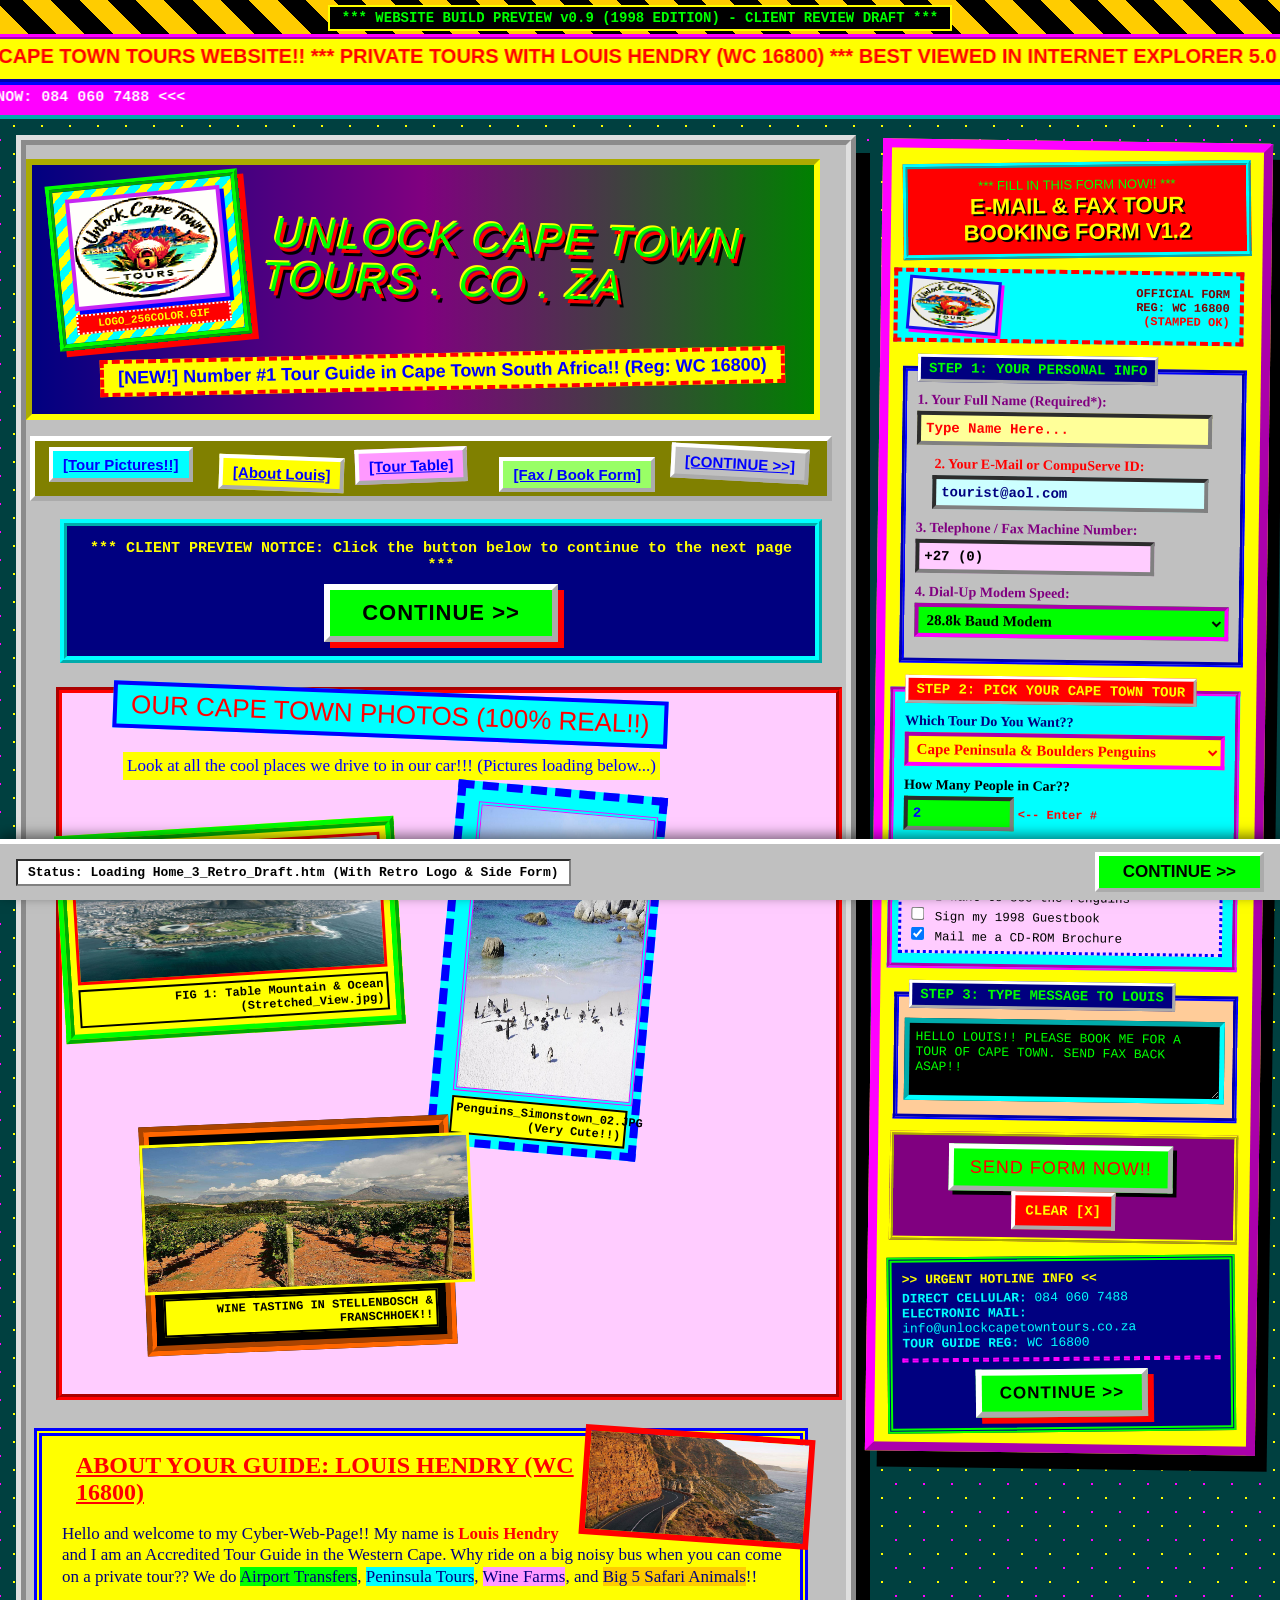
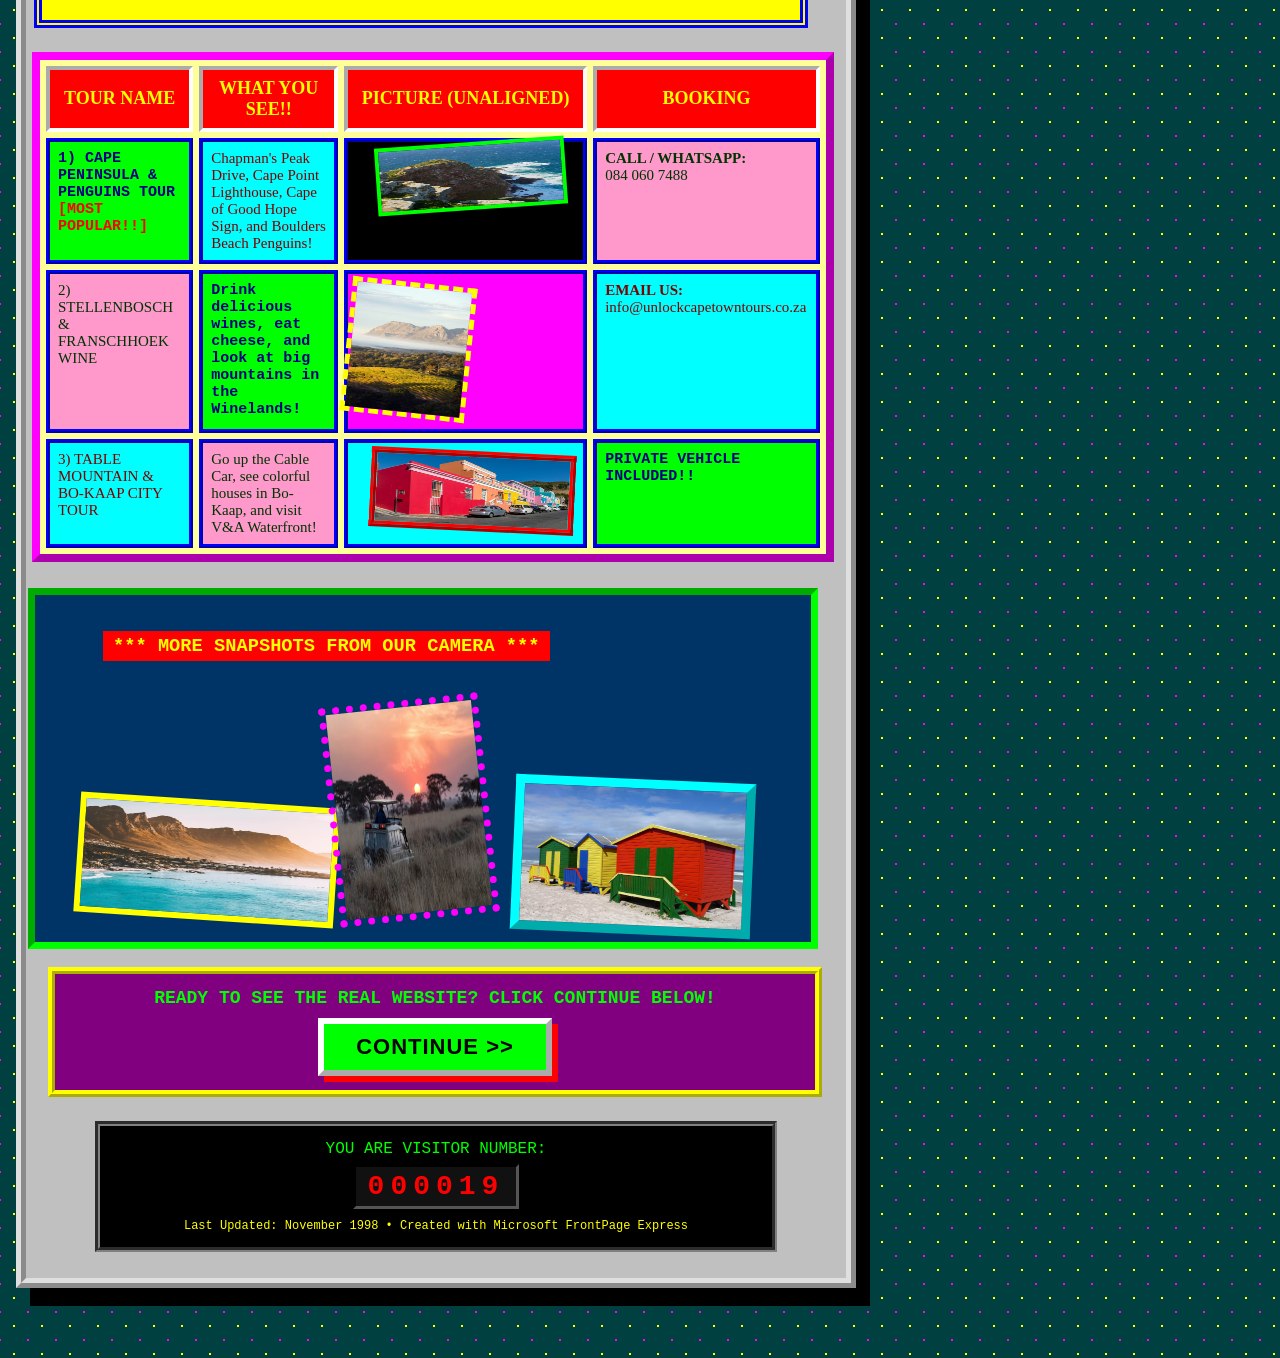
<file: index.html>
<!DOCTYPE html>
<html lang="en">
<head>
  <meta charset="UTF-8" />
  <meta name="viewport" content="width=device-width, initial-scale=1.0" />
  <title>~*~ UNLOCK CAPE TOWN TOURS HomePage ~*~ (WC 16800)</title>
  <link rel="icon" type="image/png" href="assets/logo.png" />
  <style>
    /* UGLY RETRO 1998 GEOCITIES / FRONTPAGE PRANK STYLESHEET */
    * {
      box-sizing: border-box;
    }

    body {
      margin: 0;
      padding: 0;
      background-color: #008080;
      background-image:
        radial-gradient(#ffff00 1px, transparent 1px),
        radial-gradient(#ff00ff 1px, #004040 1px);
      background-size: 28px 28px;
      background-position: 0 0, 14px 14px;
      color: #ffff00;
      font-family: "Times New Roman", Times, serif;
      overflow-x: hidden;
      cursor: crosshair;
    }

    /* Blinking animation */
    @keyframes blinkText {
      0%, 49% { opacity: 1; }
      50%, 100% { opacity: 0; }
    }

    @keyframes spinWobble {
      0% { transform: rotate(-6deg) scale(1.05, 0.82); }
      50% { transform: rotate(5deg) scale(0.88, 1.12); }
      100% { transform: rotate(-6deg) scale(1.05, 0.82); }
    }

    .blink {
      animation: blinkText 0.85s infinite;
    }

    /* Top construction tape */
    .construction-strip {
      background: repeating-linear-gradient(
        45deg,
        #ffcc00,
        #ffcc00 20px,
        #000000 20px,
        #000000 40px
      );
      padding: 8px;
      text-align: center;
      border-bottom: 5px ridge #ff00ff;
    }

    .construction-strip span {
      background: #000000;
      color: #00ff00;
      font-family: "Courier New", monospace;
      font-weight: bold;
      font-size: 14px;
      padding: 3px 12px;
      border: 2px solid #ffff00;
    }

    /* Marquee bars */
    .marquee-top {
      background-color: #ffff00;
      color: #ff0000;
      font-family: "Comic Sans MS", "Chalkboard SE", cursive, sans-serif;
      font-size: 20px;
      font-weight: bold;
      padding: 6px 0;
      border-bottom: 6px groove #0000ff;
    }

    .marquee-sub {
      background-color: #ff00ff;
      color: #ffffff;
      font-family: "Courier New", monospace;
      font-size: 15px;
      font-weight: bold;
      padding: 4px 0;
      border-bottom: 4px outset #00ffff;
    }

    /* Main two-column layout so the right side has the ugly retro form where it was blank */
    .retro-master-layout {
      display: flex;
      align-items: flex-start;
      gap: 18px;
      max-width: 1440px;
      margin: 16px auto 70px auto;
      padding: 0 16px;
    }

    /* Left column wrapper */
    .page-wrap {
      flex: 1 1 68%;
      min-width: 0;
      padding: 14px;
      background-color: #c0c0c0;
      border: 10px ridge #dfdfdf;
      color: #000000;
      box-shadow: 14px 18px 0px #000000;
    }

    /* Right column: UGLY RETRO SIDEBAR FORM where it was blank */
    .ugly-side-column {
      flex: 0 0 390px;
      width: 390px;
      background: #ffff00;
      border: 9px outset #ff00ff;
      padding: 12px;
      color: #000080;
      box-shadow: 12px 16px 0px #000000;
      transform: rotate(0.8deg);
      margin-top: 6px;
    }

    /* Header WITH overly-retro distorted logo + WordArt text */
    .ugly-header {
      background: linear-gradient(90deg, #000080, #800080, #008000);
      border: 6px inset #ffff00;
      padding: 18px 12px 24px 20px;
      margin-left: -14px;
      margin-right: 12px;
      position: relative;
    }

    .retro-logo-box {
      display: inline-block;
      background: repeating-linear-gradient(
        135deg,
        #ffff00,
        #ffff00 8px,
        #00ffff 8px,
        #00ffff 16px
      );
      border: 7px ridge #00ff00;
      padding: 8px 12px;
      vertical-align: middle;
      margin-right: 14px;
      margin-top: -6px;
      box-shadow: 6px 6px 0px #ff0000;
      transform: rotate(-5.5deg);
      text-align: center;
    }

    .retro-logo-box img {
      width: 155px;
      height: 112px; /* Squished aspect ratio */
      display: block;
      border: 4px inset #ff00ff;
      background: #ffffff;
      /* Over-the-top retro 90s GIF posterized / harsh contrast filter */
      filter: contrast(235%) saturate(320%) sepia(25%) hue-rotate(-12deg) drop-shadow(4px 4px 0px #0000ff);
      image-rendering: pixelated;
      animation: spinWobble 4s ease-in-out infinite;
    }

    .retro-logo-tag {
      display: block;
      background: #ff0000;
      color: #ffff00;
      font-family: "Courier New", monospace;
      font-size: 11px;
      font-weight: bold;
      margin-top: 4px;
      padding: 2px 4px;
      border: 2px dotted #ffffff;
    }

    .wordart-title {
      display: inline-block;
      vertical-align: middle;
      font-family: Impact, "Arial Black", sans-serif;
      font-size: 42px;
      color: #00ff00;
      text-shadow:
        4px 4px 0px #ff0000,
        -2px -2px 0px #ffff00,
        7px 7px 0px #000000;
      letter-spacing: 2px;
      transform: skewX(-12deg) rotate(1.5deg);
      margin: 4px 0 8px 4px;
      line-height: 1.05;
    }

    .ugly-subtitle {
      font-family: "Comic Sans MS", cursive, sans-serif;
      background: #ffff00;
      color: #0000ff;
      font-size: 18px;
      font-weight: bold;
      display: table;
      padding: 4px 14px;
      margin-left: 48px;
      margin-top: 10px;
      border: 4px dashed #ff0000;
      transform: rotate(-1.2deg);
    }

    /* Misaligned 90s button nav */
    .ugly-nav {
      margin: 16px 0 12px -10px;
      padding: 10px;
      background: #808000;
      border: 5px outset #ffffff;
      text-align: left;
    }

    .ugly-nav a {
      display: inline-block;
      background: #c0c0c0;
      border: 4px outset #ffffff;
      color: #0000ff;
      font-family: "Comic Sans MS", cursive, sans-serif;
      font-size: 15px;
      font-weight: bold;
      padding: 5px 10px;
      text-decoration: underline;
    }

    .ugly-nav a:nth-child(1) { margin-left: 4px; transform: translateY(-4px); background: #00ffff; }
    .ugly-nav a:nth-child(2) { margin-left: 22px; transform: translateY(5px) rotate(2deg); background: #ffff00; }
    .ugly-nav a:nth-child(3) { margin-left: 7px; transform: translateY(-3px) rotate(-2deg); background: #ff99ff; }
    .ugly-nav a:nth-child(4) { margin-left: 28px; transform: translateY(6px); background: #99ff66; }
    .ugly-nav a:nth-child(5) { margin-left: 12px; transform: translateY(-5px) rotate(3deg); }

    /* Continue Button Box (Top & Bottom) */
    .continue-banner {
      background: #000080;
      border: 7px ridge #00ffff;
      padding: 14px 18px;
      margin: 18px 10px 24px 20px;
      text-align: center;
      color: #ffffff;
      position: relative;
    }

    .continue-banner p {
      margin: 0 0 10px 0;
      font-family: "Courier New", monospace;
      font-size: 15px;
      color: #ffff00;
      font-weight: bold;
    }

    .continue-btn {
      display: inline-block;
      background: #00ff00;
      color: #000000;
      font-family: "Comic Sans MS", "Arial Black", sans-serif;
      font-size: 22px;
      font-weight: 900;
      text-decoration: none;
      padding: 10px 32px;
      border: 6px outset #ffffff;
      box-shadow: 6px 6px 0px #ff0000;
      cursor: pointer;
      text-transform: uppercase;
      letter-spacing: 1px;
    }

    .continue-btn:hover {
      background: #ffff00;
      color: #ff0000;
      border-style: inset;
    }

    /* Misaligned pictures and ugly table sections */
    .chaotic-section {
      background: #ffccff;
      border: 6px groove #ff0000;
      padding: 16px;
      margin: 22px -10px 28px 16px;
      overflow: visible;
    }

    .chaotic-title {
      font-family: "Comic Sans MS", cursive, sans-serif;
      font-size: 26px;
      color: #ff0000;
      background: #00ffff;
      border: 4px solid #0000ff;
      display: inline-block;
      padding: 4px 14px;
      margin-left: 35px;
      margin-top: -28px;
      transform: rotate(2.2deg);
    }

    /* Intentionally misaligned photos */
    .bad-photo-row {
      position: relative;
      padding: 15px 0 28px 0;
    }

    .bad-photo-1 {
      display: inline-block;
      vertical-align: top;
      width: 340px;
      margin-left: -18px;
      margin-top: 14px;
      border: 9px ridge #00ff00;
      background: #ffff00;
      padding: 6px;
      transform: rotate(-3.5deg);
    }

    /* Squished aspect ratio on purpose */
    .bad-photo-1 img {
      width: 100%;
      height: 135px;
      display: block;
      border: 3px solid #ff0000;
    }

    .bad-photo-2 {
      display: inline-block;
      vertical-align: top;
      width: 210px;
      margin-left: 38px;
      margin-top: -24px;
      border: 8px dashed #0000ff;
      background: #00ffff;
      padding: 12px 4px 4px 14px;
      transform: rotate(5.2deg);
    }

    /* Stretched tall & skinny on purpose */
    .bad-photo-2 img {
      width: 180px;
      height: 290px;
      display: block;
      border: 4px double #ff00ff;
    }

    .bad-photo-3 {
      display: inline-block;
      vertical-align: bottom;
      width: 310px;
      margin-left: 65px;
      margin-top: -32px;
      border: 10px groove #ff6600;
      background: #000000;
      color: #00ff00;
      padding: 8px;
      transform: rotate(-2.4deg);
    }

    .bad-photo-3 img {
      width: 330px; /* overflows container on purpose! */
      height: 150px;
      margin-left: -18px;
      display: block;
      border: 3px solid #ffff00;
    }

    .photo-caption-ugly {
      font-family: "Courier New", monospace;
      font-size: 12px;
      font-weight: bold;
      color: #000000;
      background: #ffff00;
      margin-top: 5px;
      padding: 3px;
      border: 2px solid #000;
      text-align: right;
    }

    /* Clashing Table of Tours */
    .ugly-table-wrap {
      margin-left: -8px;
      margin-right: 14px;
      margin-top: 20px;
    }

    table.retro-table {
      width: 102%;
      border: 8px outset #ff00ff;
      background-color: #ffff99;
      border-collapse: separate;
      border-spacing: 6px;
    }

    table.retro-table th {
      background-color: #ff0000;
      color: #ffff00;
      font-family: "Comic Sans MS", cursive;
      font-size: 18px;
      padding: 8px;
      border: 4px inset #ffffff;
      text-transform: uppercase;
    }

    table.retro-table td {
      border: 4px ridge #0000ff;
      padding: 8px;
      font-size: 15px;
      vertical-align: top;
    }

    .td-lime {
      background-color: #00ff00;
      color: #000080;
      font-family: "Courier New", monospace;
      font-weight: bold;
    }

    .td-cyan {
      background-color: #00ffff;
      color: #800000;
      font-family: "Times New Roman", serif;
      font-size: 17px;
    }

    .td-pink {
      background-color: #ff99cc;
      color: #003300;
      font-family: "Comic Sans MS", cursive;
    }

    /* Second row of crooked images */
    .crooked-gallery {
      background: #003366;
      border: 7px inset #00ff00;
      padding: 18px;
      margin: 26px 14px 18px -12px;
      color: #ffffff;
    }

    .crooked-img-a {
      width: 260px;
      height: 120px;
      border: 6px solid #ffff00;
      margin-left: 24px;
      transform: rotate(3.8deg);
    }

    .crooked-img-b {
      width: 160px;
      height: 220px;
      border: 7px dotted #ff00ff;
      margin-left: -12px;
      margin-top: 20px;
      transform: rotate(-6deg);
    }

    .crooked-img-c {
      width: 240px;
      height: 155px;
      border: 9px outset #00ffff;
      margin-left: 20px;
      margin-bottom: -14px;
      transform: rotate(2.5deg);
    }

    /* Guide box with misaligned photo */
    .guide-ugly-box {
      background: #ffff00;
      border: 8px double #0000ff;
      padding: 16px;
      margin: 26px 24px 24px -6px;
      color: #000000;
    }

    .guide-ugly-box img {
      float: right;
      width: 230px;
      height: 110px;
      margin-right: -28px;
      margin-top: -20px;
      border: 6px solid #ff0000;
      transform: rotate(4deg);
    }

    /* ==================== UGLY RETRO FORM ON THE SIDE ==================== */
    .ugly-form-header {
      background: #ff0000;
      color: #ffff00;
      border: 5px ridge #00ffff;
      padding: 8px;
      text-align: center;
      font-family: "Comic Sans MS", cursive, sans-serif;
      margin-bottom: 12px;
      transform: rotate(-1.5deg);
    }

    .ugly-form-header h2 {
      margin: 0;
      font-size: 22px;
      text-transform: uppercase;
      text-shadow: 2px 2px 0px #000000;
    }

    .ugly-form-logo-mini {
      display: flex;
      align-items: center;
      justify-content: space-between;
      background: #00ffff;
      border: 4px dashed #ff0000;
      padding: 6px 10px;
      margin-bottom: 12px;
      margin-left: -8px;
      margin-right: 6px;
    }

    .ugly-form-logo-mini img {
      width: 92px;
      height: 54px; /* squished */
      border: 3px solid #0000ff;
      background: #fff;
      filter: contrast(250%) saturate(300%) invert(8%) drop-shadow(3px 3px 0 #ff00ff);
      transform: rotate(4deg);
    }

    .ugly-form-logo-mini span {
      font-family: "Courier New", monospace;
      font-size: 12px;
      font-weight: bold;
      color: #800000;
      text-align: right;
    }

    .retro-fieldset {
      border: 5px groove #0000ff;
      background: #c0c0c0;
      padding: 10px;
      margin-bottom: 12px;
    }

    .retro-fieldset legend {
      background: #000080;
      color: #00ff00;
      font-family: "Courier New", monospace;
      font-weight: bold;
      font-size: 14px;
      padding: 3px 8px;
      border: 3px outset #ffffff;
    }

    .ugly-field-row {
      margin-bottom: 11px;
    }

    .ugly-field-row label {
      display: block;
      font-family: "Comic Sans MS", cursive;
      font-size: 14px;
      font-weight: bold;
      color: #800080;
      margin-bottom: 3px;
    }

    .ugly-input-text {
      width: 94%;
      background: #ffff99;
      color: #ff0000;
      font-family: "Courier New", monospace;
      font-size: 14px;
      font-weight: bold;
      border: 4px inset #808080;
      padding: 5px;
    }

    .ugly-input-text.skew-right {
      margin-left: 16px;
      background: #ccffff;
      color: #000080;
      width: 88%;
    }

    .ugly-select {
      width: 100%;
      background: #00ff00;
      color: #000000;
      font-family: "Times New Roman", serif;
      font-size: 15px;
      font-weight: bold;
      border: 4px inset #ff00ff;
      padding: 4px;
    }

    .ugly-checkbox-box {
      background: #ffccff;
      border: 3px dotted #0000ff;
      padding: 6px;
      font-family: "Courier New", monospace;
      font-size: 12.5px;
      color: #000000;
      margin-left: -4px;
    }

    .ugly-textarea {
      width: 102%;
      margin-left: -4px;
      background: #000000;
      color: #00ff00;
      font-family: "Courier New", monospace;
      font-size: 13px;
      border: 5px inset #00ffff;
      padding: 6px;
    }

    .ugly-form-buttons {
      text-align: center;
      margin-top: 10px;
      padding: 8px;
      background: #800080;
      border: 4px ridge #ffff00;
    }

    .btn-90s-submit {
      background: #00ff00;
      color: #ff0000;
      font-family: Impact, "Arial Black", sans-serif;
      font-size: 18px;
      padding: 8px 16px;
      border: 5px outset #ffffff;
      cursor: pointer;
      letter-spacing: 1px;
      margin-right: 6px;
      box-shadow: 4px 4px 0px #000000;
    }

    .btn-90s-reset {
      background: #ff0000;
      color: #ffff00;
      font-family: "Courier New", monospace;
      font-weight: bold;
      font-size: 14px;
      padding: 7px 10px;
      border: 4px outset #ffffff;
      cursor: pointer;
    }

    .side-fax-box {
      margin-top: 14px;
      background: #000080;
      color: #00ffff;
      border: 5px double #00ff00;
      padding: 10px;
      font-family: "Courier New", monospace;
      font-size: 13px;
      transform: rotate(-1.4deg);
    }

    /* Hit counter & retro footer */
    .hit-counter-box {
      text-align: center;
      margin: 22px auto 12px auto;
      padding: 14px;
      background: #000000;
      border: 5px groove #808080;
      width: 86%;
      color: #00ff00;
      font-family: "Courier New", monospace;
    }

    .counter-digits {
      display: inline-block;
      background: #111;
      color: #ff0000;
      font-family: "Courier New", monospace;
      font-size: 28px;
      font-weight: bold;
      letter-spacing: 6px;
      padding: 4px 12px;
      border: 3px inset #555;
      margin: 6px 0;
    }

    /* Fixed bottom bar so the Continue button is always easy to click */
    .sticky-continue-bar {
      position: fixed;
      bottom: 0;
      left: 0;
      right: 0;
      background: #c0c0c0;
      border-top: 5px outset #ffffff;
      padding: 8px 16px;
      display: flex;
      align-items: center;
      justify-content: space-between;
      z-index: 9999;
      box-shadow: 0 -4px 12px rgba(0,0,0,0.5);
      font-family: "Courier New", monospace;
      color: #000000;
    }

    .sticky-continue-bar .win95-status {
      font-size: 13px;
      font-weight: bold;
      background: #ffffff;
      border: 2px inset #808080;
      padding: 4px 10px;
    }

    .sticky-continue-bar .win95-continue {
      background: #00ff00;
      color: #000000;
      font-family: "Comic Sans MS", "Arial Black", sans-serif;
      font-weight: 900;
      font-size: 17px;
      padding: 6px 24px;
      border: 4px outset #ffffff;
      text-decoration: none;
      text-transform: uppercase;
    }

    .sticky-continue-bar .win95-continue:hover {
      background: #ffff00;
      color: #ff0000;
    }

    @media (max-width: 1080px) {
      .retro-master-layout {
        flex-direction: column;
      }
      .ugly-side-column {
        width: 100%;
        flex: 1 1 auto;
        box-sizing: border-box;
      }
    }

    @media (max-width: 768px) {
      body {
        overflow-x: hidden;
        padding-bottom: 110px;
      }
      .retro-master-layout {
        padding: 0 8px;
        box-sizing: border-box;
        overflow-x: hidden;
      }
      .page-wrap,
      .ugly-side-column {
        max-width: 100%;
        box-sizing: border-box;
        overflow-x: hidden;
      }
      .ugly-header,
      .chaotic-section,
      .continue-banner,
      .ugly-side-form-box {
        margin-left: 0 !important;
        margin-right: 0 !important;
        padding: 12px !important;
        box-sizing: border-box;
      }
      .wordart-title {
        font-size: clamp(22px, 6.5vw, 34px);
        margin-left: 0;
        word-break: break-word;
      }
      .chaotic-title {
        font-size: 19px;
        margin-left: 0;
        margin-top: 0;
      }
      .ugly-nav a {
        margin: 4px !important;
        font-size: 13.5px;
      }
      .bad-photo-1,
      .bad-photo-2,
      .bad-photo-3 {
        display: block;
        width: 100% !important;
        max-width: 100% !important;
        margin: 12px 0 !important;
        box-sizing: border-box;
        transform: rotate(-1deg);
      }
      .bad-photo-3 img {
        width: 100% !important;
        margin-left: 0 !important;
      }
      .ugly-table-wrap {
        margin-left: 0 !important;
        overflow-x: auto;
        -webkit-overflow-scrolling: touch;
        max-width: 100%;
      }
      .crooked-img-a,
      .crooked-img-b,
      .crooked-img-c {
        width: 100% !important;
        max-width: 100% !important;
        margin: 8px 0 !important;
        box-sizing: border-box;
      }
      .guide-ugly-box,
      .crooked-gallery,
      .side-fax-box,
      .retro-fieldset {
        margin-left: 0 !important;
        margin-right: 0 !important;
        box-sizing: border-box;
      }
      .guide-ugly-box img {
        float: none !important;
        display: block;
        width: 100% !important;
        max-width: 100% !important;
        margin: 0 0 12px 0 !important;
        box-sizing: border-box;
      }
      .ugly-input-text,
      .ugly-select,
      .ugly-textarea {
        width: 100% !important;
        max-width: 100% !important;
        box-sizing: border-box;
        transform: none !important;
      }
      .continue-btn {
        display: block;
        width: 100%;
        box-sizing: border-box;
        font-size: 18px;
        padding: 12px 16px;
        text-align: center;
      }
      .sticky-continue-bar {
        flex-direction: column;
        gap: 6px;
        padding: 8px 12px;
        text-align: center;
      }
      .sticky-continue-bar .win95-status {
        font-size: 11px;
        width: 100%;
        box-sizing: border-box;
      }
      .sticky-continue-bar .win95-continue {
        width: 100%;
        box-sizing: border-box;
        text-align: center;
        padding: 10px 16px;
        font-size: 16px;
      }
    }
  </style>
</head>
<body>

  <!-- TOP CONSTRUCTION BAR -->
  <div class="construction-strip">
    <span>*** WEBSITE BUILD PREVIEW v0.9 (1998 EDITION) - CLIENT REVIEW DRAFT ***</span>
  </div>

  <!-- SCROLLING MARQUEES -->
  <div class="marquee-top">
    <marquee scrollamount="10" behavior="alternate">
      *** WELCOME TO UNLOCK CAPE TOWN TOURS WEBSITE!! *** PRIVATE TOURS WITH LOUIS HENDRY (WC 16800) *** BEST VIEWED IN INTERNET EXPLORER 5.0 AT 800x600 ***
    </marquee>
  </div>
  <div class="marquee-sub">
    <marquee scrollamount="7" direction="right">
      &gt;&gt;&gt; TABLE MOUNTAIN --- PENGUINS AT BOULDERS BEACH --- WINELANDS --- SAFARI --- CALL NOW: 084 060 7488 &lt;&lt;&lt;
    </marquee>
  </div>

  <!-- TWO-COLUMN LAYOUT: MAIN RETRO CONTENT ON LEFT + UGLY RETRO FORM ON THE RIGHT SIDE -->
  <div class="retro-master-layout">

    <!-- LEFT COLUMN -->
    <div class="page-wrap">

      <!-- UGLY HEADER WITH OVER-RETRO LOGO -->
      <div class="ugly-header">
        <div class="retro-logo-box">
          <img src="assets/logo.png" alt="Unlock Cape Town Retro Logo" />
          <span class="retro-logo-tag">LOGO_256COLOR.GIF</span>
        </div>

        <div class="wordart-title">
          UNLOCK CAPE TOWN<br />TOURS . CO . ZA
        </div>

        <div class="ugly-subtitle">
          <span class="blink">[NEW!]</span> Number #1 Tour Guide in Cape Town South Africa!! (Reg: WC 16800)
        </div>
      </div>

      <!-- CROOKED NAVIGATION LINKS -->
      <div class="ugly-nav">
        <a href="#pics-ugly">[Tour Pictures!!]</a>
        <a href="#guide-ugly">[About Louis]</a>
        <a href="#prices-ugly">[Tour Table]</a>
        <a href="#ugly-booking-form">[Fax / Book Form]</a>
        <a href="home2.html">[CONTINUE &gt;&gt;]</a>
      </div>

      <!-- PROMINENT CONTINUE BUTTON #1 -->
      <div class="continue-banner">
        <p>*** CLIENT PREVIEW NOTICE: Click the button below to continue to the next page ***</p>
        <a href="home2.html" class="continue-btn">Continue &gt;&gt;</a>
      </div>

      <!-- MISALIGNED PICTURES SECTION -->
      <div class="chaotic-section" id="pics-ugly">
        <div class="chaotic-title">
          OUR CAPE TOWN PHOTOS (100% REAL!!)
        </div>

        <p style="font-family:'Comic Sans MS',cursive; font-size:17px; color:#0000ff; margin-left:45px; margin-top:14px; background:#ffff00; display:inline-block; padding:4px;">
          Look at all the cool places we drive to in our car!!! (Pictures loading below...)
        </p>

        <div class="bad-photo-row">
          <!-- Photo 1: Squished wide & tilted left -->
          <div class="bad-photo-1">
            <img src="assets/images/cape-town-aerial.jpg" alt="Cape Town Aerial" />
            <div class="photo-caption-ugly">
              FIG 1: Table Mountain &amp; Ocean (Stretched_View.jpg)
            </div>
          </div>

          <!-- Photo 2: Stretched tall & skinny, tilted right -->
          <div class="bad-photo-2">
            <img src="assets/images/boulders-penguins.jpg" alt="Boulders Beach Penguins" />
            <div class="photo-caption-ugly">
              Penguins_Simonstown_02.JPG (Very Cute!!)
            </div>
          </div>

          <!-- Photo 3: Overflowing box & shifted right -->
          <div class="bad-photo-3">
            <img src="assets/images/winelands-stellenbosch.jpg" alt="Cape Winelands" />
            <div class="photo-caption-ugly">
              WINE TASTING IN STELLENBOSCH &amp; FRANSCHHOEK!!
            </div>
          </div>
        </div>
      </div>

      <!-- GUIDE SECTION WITH FLOATING OVERFLOW IMAGE -->
      <div class="guide-ugly-box" id="guide-ugly">
        <img src="assets/images/chapmans-peak.jpg" alt="Chapmans Peak" />
        <h2 style="font-family:'Comic Sans MS',cursive; color:#ff0000; margin:0 0 8px 18px; text-decoration:underline;">
          ABOUT YOUR GUIDE: LOUIS HENDRY (WC 16800)
        </h2>
        <p style="font-size:17px; line-height:1.25; margin-left:4px; color:#000080;">
          Hello and welcome to my Cyber-Web-Page!! My name is <b><font color="#ff0000">Louis Hendry</font></b> and I am an Accredited Tour Guide in the Western Cape. Why ride on a big noisy bus when you can come on a private tour?? We do <font style="background:#00ff00;">Airport Transfers</font>, <font style="background:#00ffff;">Peninsula Tours</font>, <font style="background:#ff99ff;">Wine Farms</font>, and <font style="background:#ffcc00;">Big 5 Safari Animals</font>!!
        </p>
        <div style="clear:both;"></div>
      </div>

      <!-- GARISH 90s TABLE OF TOURS -->
      <div class="ugly-table-wrap" id="prices-ugly">
        <table class="retro-table" border="6">
          <thead>
            <tr>
              <th>TOUR NAME</th>
              <th>WHAT YOU SEE!!</th>
              <th>PICTURE (UNALIGNED)</th>
              <th>BOOKING</th>
            </tr>
          </thead>
          <tbody>
            <tr>
              <td class="td-lime">
                1) CAPE PENINSULA &amp; PENGUINS TOUR<br />
                <span class="blink" style="color:#ff0000;">[MOST POPULAR!!]</span>
              </td>
              <td class="td-cyan">
                Chapman's Peak Drive, Cape Point Lighthouse, Cape of Good Hope Sign, and Boulders Beach Penguins!
              </td>
              <td style="background:#000;">
                <img src="assets/images/cape-point.jpg" alt="Cape Point" style="width:190px; height:68px; margin-left:20px; margin-top:-8px; border:4px solid #00ff00; transform:rotate(-4deg);" />
              </td>
              <td class="td-pink">
                <b>CALL / WHATSAPP:</b><br />
                084 060 7488
              </td>
            </tr>
            <tr>
              <td class="td-pink">
                2) STELLENBOSCH &amp; FRANSCHHOEK WINE
              </td>
              <td class="td-lime">
                Drink delicious wines, eat cheese, and look at big mountains in the Winelands!
              </td>
              <td style="background:#ff00ff;">
                <img src="assets/images/franschhoek-winelands.jpg" alt="Franschhoek" style="width:125px; height:135px; margin-left:-10px; border:5px dashed #ffff00; transform:rotate(6deg);" />
              </td>
              <td class="td-cyan">
                <b>EMAIL US:</b><br />
                info@unlockcapetowntours.co.za
              </td>
            </tr>
            <tr>
              <td class="td-cyan">
                3) TABLE MOUNTAIN &amp; BO-KAAP CITY TOUR
              </td>
              <td class="td-pink">
                Go up the Cable Car, see colorful houses in Bo-Kaap, and visit V&amp;A Waterfront!
              </td>
              <td style="background:#00ffff;">
                <img src="assets/images/bokaap-houses.jpg" alt="Bo-Kaap" style="width:205px; height:80px; margin-left:14px; margin-bottom:-12px; border:6px ridge #ff0000; transform:rotate(2.8deg);" />
              </td>
              <td class="td-lime">
                PRIVATE VEHICLE INCLUDED!!
              </td>
            </tr>
          </tbody>
        </table>
      </div>

      <!-- SECOND CROOKED PHOTO GALLERY -->
      <div class="crooked-gallery">
        <h3 style="font-family:'Courier New',monospace; color:#ffff00; background:#ff0000; display:inline-block; padding:4px 10px; margin-left:50px;">
          *** MORE SNAPSHOTS FROM OUR CAMERA ***
        </h3>
        <br />
        <img src="assets/images/camps-bay-sunset.jpg" alt="Camps Bay" class="crooked-img-a" />
        <img src="assets/images/safari-game-drive.jpg" alt="Safari" class="crooked-img-b" />
        <img src="assets/images/muizenberg-huts.jpg" alt="Muizenberg" class="crooked-img-c" />
      </div>

      <!-- BOTTOM CONTINUE BUTTON -->
      <div class="continue-banner" style="background:#800080; border-color:#ffff00; margin-left:8px;">
        <p style="font-size:18px; color:#00ff00;">
          READY TO SEE THE REAL WEBSITE? CLICK CONTINUE BELOW!
        </p>
        <a href="home2.html" class="continue-btn">Continue &gt;&gt;</a>
      </div>

      <!-- RETRO HIT COUNTER -->
      <div class="hit-counter-box">
        <div>YOU ARE VISITOR NUMBER:</div>
        <div class="counter-digits">000019</div>
        <div style="font-size:12px; color:#ffff00; margin-top:4px;">
          Last Updated: November 1998 • Created with Microsoft FrontPage Express
        </div>
      </div>

    </div>

    <!-- RIGHT SIDE COLUMN: UGLY 1998 BOOKING & GUESTBOOK FORM -->
    <aside class="ugly-side-column" id="ugly-booking-form">
      <div class="ugly-form-header">
        <span class="blink" style="color:#00ff00; font-size:13px;">*** FILL IN THIS FORM NOW!! ***</span>
        <h2>E-MAIL &amp; FAX TOUR BOOKING FORM v1.2</h2>
      </div>

      <!-- Mini stretched retro logo inside the sidebar form too -->
      <div class="ugly-form-logo-mini">
        <img src="assets/logo.png" alt="Retro Logo Stamp" />
        <span>
          OFFICIAL FORM<br />
          REG: WC 16800<br />
          <font color="#ff0000">(STAMPED OK)</font>
        </span>
      </div>

      <form action="home2.html" method="get" onsubmit="alert('THANK YOU FOR SUBMITTING YOUR 1998 CYBER-FORM!! Redirecting to the real website...');">
        <fieldset class="retro-fieldset">
          <legend>STEP 1: YOUR PERSONAL INFO</legend>

          <div class="ugly-field-row">
            <label>1. Your Full Name (Required*):</label>
            <input type="text" class="ugly-input-text" value="Type Name Here..." />
          </div>

          <div class="ugly-field-row">
            <label style="margin-left:18px; color:#ff0000;">2. Your E-Mail or CompuServe ID:</label>
            <input type="text" class="ugly-input-text skew-right" value="tourist@aol.com" />
          </div>

          <div class="ugly-field-row">
            <label>3. Telephone / Fax Machine Number:</label>
            <input type="text" class="ugly-input-text" style="width:76%; background:#ffccff; color:#000;" value="+27 (0) " />
          </div>

          <div class="ugly-field-row">
            <label>4. Dial-Up Modem Speed:</label>
            <select class="ugly-select">
              <option>28.8k Baud Modem</option>
              <option>56k USRobotics V.90</option>
              <option>ISDN Dual-Channel</option>
              <option>I am at an Internet Cafe</option>
            </select>
          </div>
        </fieldset>

        <fieldset class="retro-fieldset" style="background:#00ffff; border-color:#ff00ff; margin-left:-6px; margin-right:4px;">
          <legend style="background:#ff0000; color:#ffff00;">STEP 2: PICK YOUR CAPE TOWN TOUR</legend>

          <div class="ugly-field-row">
            <label style="color:#000080;">Which Tour Do You Want??</label>
            <select class="ugly-select" style="background:#ffff00; color:#ff0000;">
              <option>Cape Peninsula &amp; Boulders Penguins</option>
              <option>Stellenbosch &amp; Franschhoek Wine</option>
              <option>Table Mountain &amp; Bo-Kaap City</option>
              <option>Big 5 Animals Safari Drive</option>
              <option>Hermanus Whales &amp; Sharks</option>
              <option>Airport Pick-Up in Car</option>
            </select>
          </div>

          <div class="ugly-field-row">
            <label style="color:#000000;">How Many People in Car??</label>
            <input type="number" class="ugly-input-text" style="width:110px; background:#00ff00; color:#0000ff;" value="2" />
            <span style="font-family:'Courier New',monospace; font-size:12px; font-weight:bold; color:#ff0000;">&lt;-- Enter #</span>
          </div>

          <div class="ugly-checkbox-box">
            <b>CHECK ALL boxes that apply:</b><br />
            <label><input type="checkbox" checked /> Send me a physical Fax Confirmation</label><br />
            <label><input type="checkbox" checked /> I want to see the Penguins</label><br />
            <label><input type="checkbox" /> Sign my 1998 Guestbook</label><br />
            <label><input type="checkbox" checked /> Mail me a CD-ROM Brochure</label>
          </div>
        </fieldset>

        <fieldset class="retro-fieldset" style="background:#ffcc99;">
          <legend>STEP 3: TYPE MESSAGE TO LOUIS</legend>
          <textarea rows="4" class="ugly-textarea">HELLO LOUIS!! PLEASE BOOK ME FOR A TOUR OF CAPE TOWN. SEND FAX BACK ASAP!!</textarea>
        </fieldset>

        <div class="ugly-form-buttons">
          <button type="submit" class="btn-90s-submit">SEND FORM NOW!!</button>
          <button type="reset" class="btn-90s-reset">CLEAR [X]</button>
        </div>
      </form>

      <!-- Extra crooked retro widget below the form -->
      <div class="side-fax-box">
        <div class="blink" style="color:#ffff00; font-weight:bold; margin-bottom:4px;">
          &gt;&gt; URGENT HOTLINE INFO &lt;&lt;
        </div>
        <b>DIRECT CELLULAR:</b> 084 060 7488<br />
        <b>ELECTRONIC MAIL:</b> info@unlockcapetowntours.co.za<br />
        <b>TOUR GUIDE REG:</b> WC 16800<br />
        <hr style="border:2px dashed #ff00ff;" />
        <div style="text-align:center; margin-top:8px;">
          <a href="home2.html" class="continue-btn" style="font-size:17px; padding:8px 18px;">Continue &gt;&gt;</a>
        </div>
      </div>
    </aside>

  </div>

  <!-- STICKY BOTTOM BAR FOR EASY CLICKING -->
  <div class="sticky-continue-bar">
    <div class="win95-status">
      Status: Loading Home_3_Retro_Draft.htm (With Retro Logo &amp; Side Form)
    </div>
    <a href="home2.html" class="win95-continue">Continue &gt;&gt;</a>
  </div>

</body>
</html>
</file>
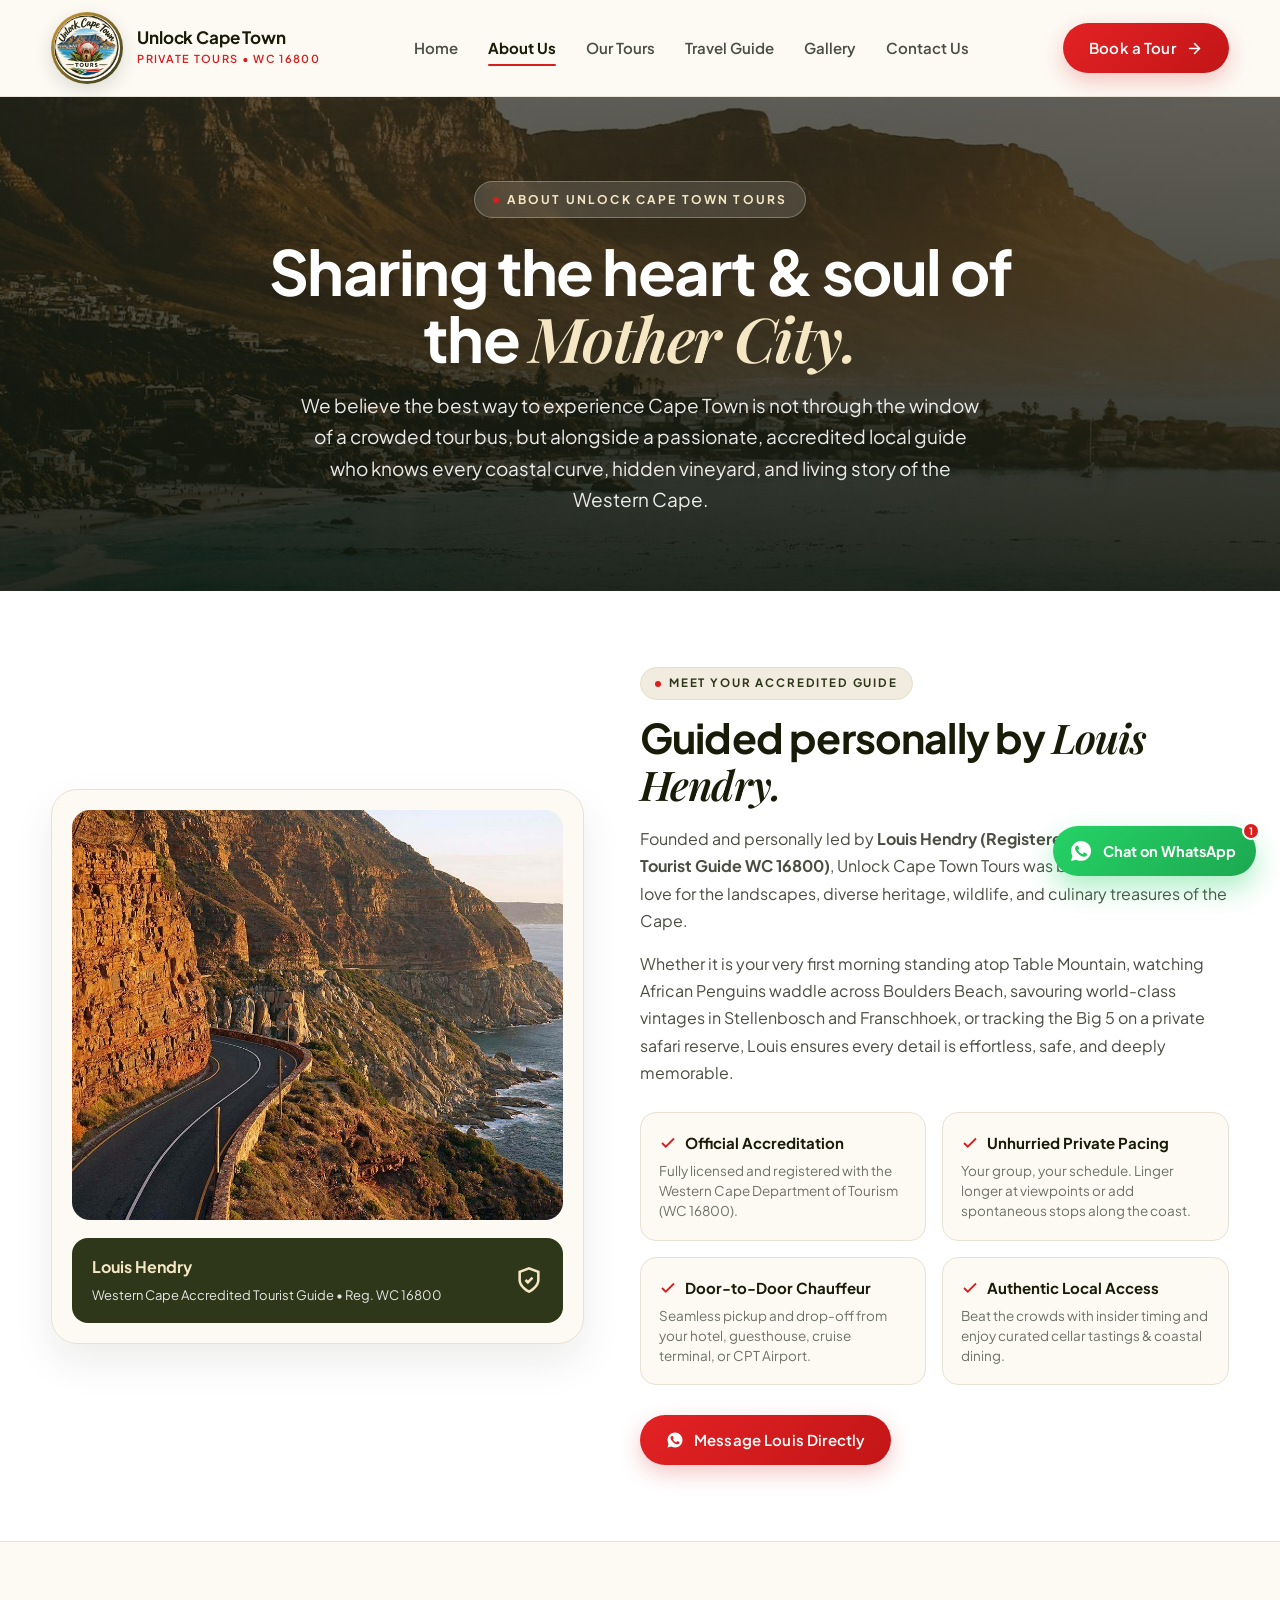
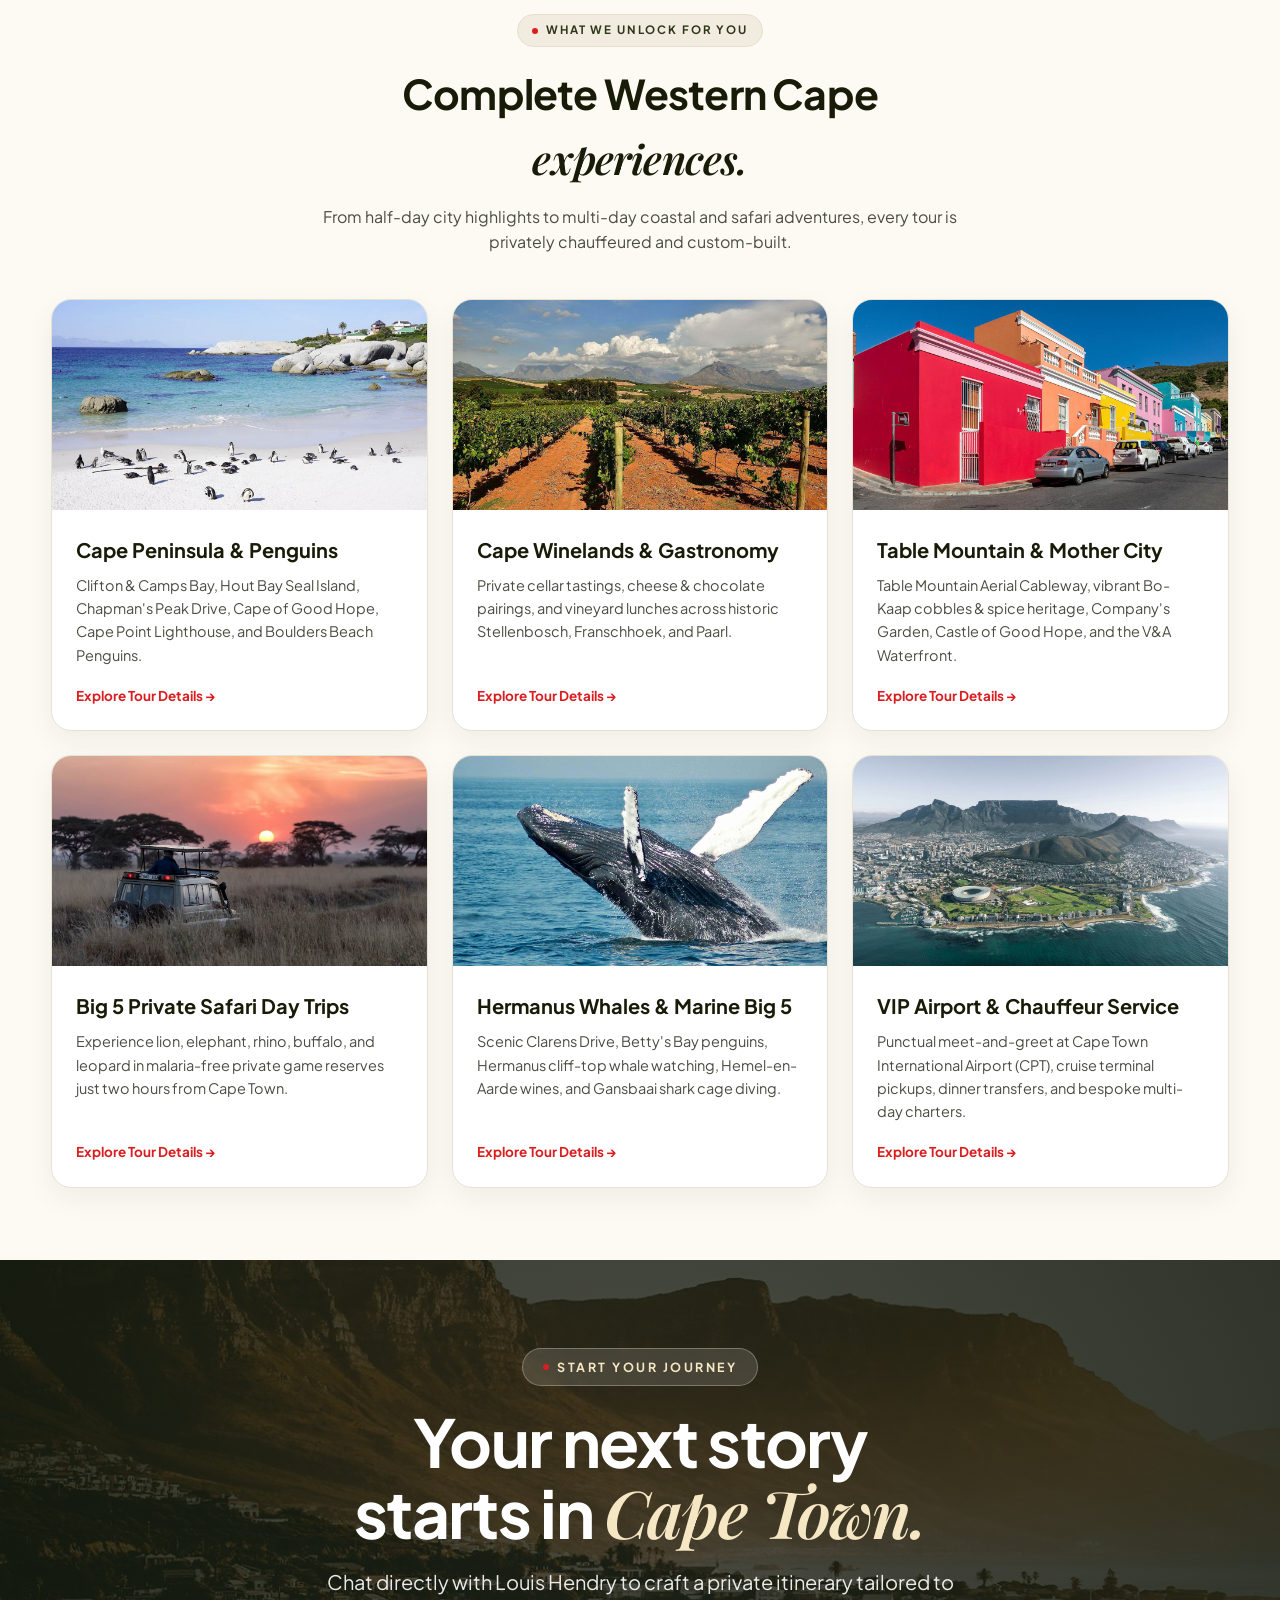
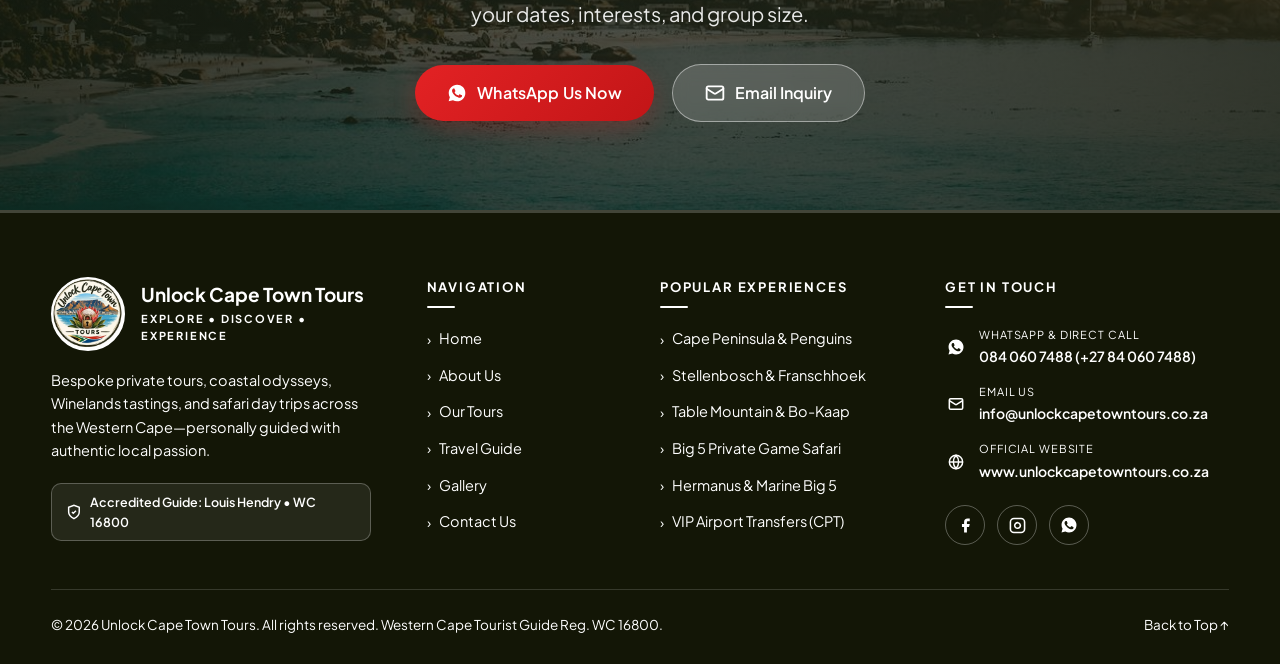
<file: about.html>
<!DOCTYPE html>
<html lang="en">
<head>
  <meta charset="UTF-8" />
  <meta name="viewport" content="width=device-width, initial-scale=1.0" />
  <title>About Us — Unlock Cape Town Tours | Accredited Guide Louis Hendry (WC 16800)</title>
  <meta name="description" content="Learn about Unlock Cape Town Tours and meet your accredited Western Cape Tourist Guide Louis Hendry (WC 16800). Bespoke private tours across the Mother City, Cape Peninsula & Winelands." />
  <link rel="icon" type="image/png" href="assets/logo.png" />

  <!-- Google Fonts: Plus Jakarta Sans + Playfair Display for editorial flavor -->
  <link rel="preconnect" href="https://fonts.googleapis.com" />
  <link rel="preconnect" href="https://fonts.gstatic.com" crossorigin />
  <link href="https://fonts.googleapis.com/css2?family=Playfair+Display:ital,wght@0,600;0,700;1,500;1,600&family=Plus+Jakarta+Sans:wght@400;500;600;700&display=swap" rel="stylesheet" />

  <style>
    :root {
      --bg-cream: #FDFAF4;
      --bg-cream-alt: #F7F2E8;
      --bg-white: #FFFFFF;
      --olive-dark: #181B07;
      --olive-deep: #131606;
      --olive-banner: #2E3719;
      --olive-soft: #3D4823;
      --red-brand: #D91E20;
      --red-hover: #B51517;
      --gold-accent: #D49F38;
      --gold-soft: #F5E6C4;
      --text-body: #4A4D42;
      --text-muted: #6E7165;
      --border-light: #E8E2D5;
      --badge-beige: #F2ECE0;
      --font-sans: 'Plus Jakarta Sans', -apple-system, BlinkMacSystemFont, sans-serif;
      --font-serif: 'Playfair Display', Georgia, serif;
    }

    *, *::before, *::after {
      box-sizing: border-box;
      margin: 0;
      padding: 0;
    }

    html {
      scroll-behavior: smooth;
    }

    body {
      font-family: var(--font-sans);
      background-color: var(--bg-cream);
      color: var(--olive-dark);
      line-height: 1.6;
      font-size: 16px;
      -webkit-font-smoothing: antialiased;
      overflow-x: hidden;
    }

    a {
      text-decoration: none;
      color: inherit;
      transition: all 0.25s ease;
    }

    img {
      display: block;
      max-width: 100%;
    }

    .container {
      max-width: 1320px;
      width: 92%;
      margin: 0 auto;
    }

    .serif-accent {
      font-family: var(--font-serif);
      font-style: italic;
      font-weight: 600;
    }

    .wa-official-icon {
      fill: currentColor !important;
      stroke: none !important;
      flex-shrink: 0;
    }

    /* Buttons */
    .btn-red {
      display: inline-flex;
      align-items: center;
      justify-content: center;
      gap: 10px;
      background: linear-gradient(135deg, #E32224 0%, #C21517 100%);
      color: #FFFFFF;
      font-weight: 600;
      font-size: 15px;
      letter-spacing: 0.01em;
      padding: 13px 26px;
      border-radius: 999px;
      border: none;
      cursor: pointer;
      box-shadow: 0 8px 22px rgba(217, 30, 32, 0.25);
      transition: all 0.25s ease;
      white-space: nowrap;
    }

    .btn-red:hover {
      background: linear-gradient(135deg, #C9181A 0%, #A31012 100%);
      transform: translateY(-2px);
      box-shadow: 0 12px 28px rgba(217, 30, 32, 0.35);
    }

    .btn-red svg:not(.wa-official-icon) {
      width: 17px;
      height: 17px;
      stroke-width: 2.2;
      transition: transform 0.25s ease;
    }

    .btn-red:hover svg:not(.wa-official-icon) {
      transform: translateX(3px);
    }

    .btn-outline-cream {
      display: inline-flex;
      align-items: center;
      justify-content: center;
      gap: 10px;
      background: rgba(255, 255, 255, 0.14);
      color: #FFFFFF;
      font-weight: 600;
      font-size: 15px;
      padding: 13px 26px;
      border-radius: 999px;
      border: 1.5px solid rgba(255, 255, 255, 0.45);
      backdrop-filter: blur(8px);
      transition: all 0.25s ease;
    }

    .btn-outline-cream:hover {
      background: #FFFFFF;
      color: var(--olive-dark);
      transform: translateY(-2px);
    }

    .section-pill {
      display: inline-flex;
      align-items: center;
      gap: 8px;
      padding: 6px 14px;
      border-radius: 999px;
      background-color: var(--badge-beige);
      border: 1px solid #E5DEC9;
      font-size: 11.5px;
      font-weight: 700;
      letter-spacing: 0.16em;
      text-transform: uppercase;
      color: var(--olive-banner);
      margin-bottom: 14px;
    }

    .section-pill-dot {
      width: 6px;
      height: 6px;
      border-radius: 50%;
      background-color: var(--red-brand);
    }

    /* ==================== HEADER / NAVBAR ==================== */
    .site-header {
      background-color: rgba(253, 250, 244, 0.96);
      backdrop-filter: blur(12px);
      -webkit-backdrop-filter: blur(12px);
      padding: 12px 0;
      position: sticky;
      top: 0;
      z-index: 1000;
      border-bottom: 1px solid rgba(232, 226, 213, 0.8);
    }

    .header-inner {
      display: flex;
      align-items: center;
      justify-content: space-between;
      gap: 20px;
      position: relative;
    }

    .header-brand {
      display: flex;
      align-items: center;
      gap: 14px;
      flex-shrink: 0;
    }

    .header-logo-wrap {
      width: 72px;
      height: 72px;
      border-radius: 50%;
      padding: 3px;
      background: linear-gradient(135deg, var(--gold-accent), var(--olive-banner));
      box-shadow: 0 6px 18px rgba(24, 27, 7, 0.14);
      flex-shrink: 0;
      transition: transform 0.3s ease;
    }

    .header-brand:hover .header-logo-wrap {
      transform: scale(1.04);
    }

    .header-logo {
      width: 100%;
      height: 100%;
      border-radius: 50%;
      object-fit: cover;
      background-color: var(--bg-cream);
    }

    .header-brand-text {
      display: flex;
      flex-direction: column;
    }

    .header-brand-name {
      font-size: 17px;
      font-weight: 700;
      color: var(--olive-dark);
      letter-spacing: -0.01em;
      line-height: 1.15;
    }

    .header-brand-sub {
      font-size: 11px;
      font-weight: 600;
      letter-spacing: 0.12em;
      text-transform: uppercase;
      color: var(--red-brand);
      margin-top: 2px;
    }

    .main-nav {
      display: flex;
      align-items: center;
      gap: 30px;
    }

    .main-nav a {
      font-size: 15px;
      font-weight: 600;
      color: var(--text-body);
      padding: 6px 0;
      position: relative;
    }

    .main-nav a::after {
      content: '';
      position: absolute;
      left: 0;
      bottom: 0;
      width: 0;
      height: 2.5px;
      background-color: var(--red-brand);
      border-radius: 2px;
      transition: width 0.25s ease;
    }

    .main-nav a.active {
      color: var(--olive-dark);
      font-weight: 700;
    }

    .main-nav a.active::after,
    .main-nav a:hover::after {
      width: 100%;
    }

    .main-nav a:hover {
      color: var(--olive-dark);
    }

    .header-actions {
      display: flex;
      align-items: center;
      gap: 12px;
    }

    .mobile-menu-toggle {
      display: none;
      width: 44px;
      height: 44px;
      border-radius: 12px;
      border: 1px solid var(--border-light);
      background: #FFFFFF;
      color: var(--olive-dark);
      align-items: center;
      justify-content: center;
      cursor: pointer;
      transition: all 0.2s ease;
    }

    /* ==================== ABOUT US COVER HERO ==================== */
    .page-cover {
      position: relative;
      min-height: 440px;
      display: flex;
      align-items: center;
      justify-content: center;
      padding: 84px 0 76px;
      overflow: hidden;
      text-align: center;
      color: #FFFFFF;
      background-color: var(--olive-deep);
    }

    .page-cover-bg {
      position: absolute;
      inset: 0;
      width: 100%;
      height: 100%;
      object-fit: cover;
      object-position: center 40%;
      transform: scale(1.02);
    }

    .page-cover::before {
      content: '';
      position: absolute;
      inset: 0;
      background: linear-gradient(
        180deg,
        rgba(14, 19, 8, 0.65) 0%,
        rgba(14, 19, 8, 0.78) 60%,
        rgba(14, 19, 8, 0.90) 100%
      );
      z-index: 1;
    }

    .page-cover-content {
      position: relative;
      z-index: 2;
      max-width: 840px;
      margin: 0 auto;
    }

    .cover-pill {
      display: inline-flex;
      align-items: center;
      gap: 8px;
      padding: 8px 18px;
      border-radius: 999px;
      background: rgba(255, 255, 255, 0.14);
      backdrop-filter: blur(8px);
      border: 1px solid rgba(255, 255, 255, 0.28);
      color: var(--gold-soft);
      font-size: 12px;
      font-weight: 700;
      letter-spacing: 0.18em;
      text-transform: uppercase;
      margin-bottom: 20px;
    }

    .page-cover h1 {
      font-size: clamp(36px, 5vw, 62px);
      font-weight: 700;
      line-height: 1.08;
      letter-spacing: -0.025em;
      margin-bottom: 18px;
      color: #FFFFFF;
    }

    .page-cover h1 .serif-accent {
      color: var(--gold-soft);
    }

    .page-cover p {
      font-size: clamp(16px, 1.8vw, 19px);
      color: rgba(255, 255, 255, 0.9);
      max-width: 690px;
      margin: 0 auto;
      line-height: 1.65;
    }

    /* ==================== ELEVATED TAGLINE STRIP ==================== */
    .tagline-banner {
      background: linear-gradient(135deg, #252D13 0%, #353E1E 50%, #222910 100%);
      padding: 24px 0;
      position: relative;
      overflow: hidden;
      border-top: 1px solid rgba(212, 159, 56, 0.25);
      border-bottom: 1px solid rgba(212, 159, 56, 0.25);
    }

    .tagline-inner {
      display: flex;
      align-items: center;
      justify-content: center;
      flex-wrap: wrap;
      gap: 20px;
      position: relative;
      z-index: 2;
    }

    .tagline-word {
      color: #FFFFFF;
      font-size: clamp(19px, 2.3vw, 29px);
      font-weight: 600;
      letter-spacing: 0.01em;
    }

    .tagline-word.italic-word {
      font-family: var(--font-serif);
      font-style: italic;
      color: var(--gold-soft);
      font-weight: 500;
    }

    .tagline-sep {
      display: inline-block;
      width: 1px;
      height: 18px;
      background: rgba(255, 255, 255, 0.28);
    }

    /* ==================== MEET YOUR GUIDE SECTION ==================== */
    .guide-section {
      padding: 76px 0;
      background-color: var(--bg-white);
      border-bottom: 1px solid var(--border-light);
    }

    .guide-grid {
      display: grid;
      grid-template-columns: 0.95fr 1.05fr;
      gap: 56px;
      align-items: center;
    }

    .guide-photo-showcase {
      background: var(--bg-cream);
      border: 1px solid var(--border-light);
      border-radius: 26px;
      padding: 20px;
      box-shadow: 0 18px 42px rgba(24, 27, 7, 0.08);
    }

    .guide-photo-frame {
      border-radius: 18px;
      overflow: hidden;
      height: 410px;
      margin-bottom: 18px;
      position: relative;
    }

    .guide-photo-frame img {
      width: 100%;
      height: 100%;
      object-fit: cover;
      transition: transform 0.6s ease;
    }

    .guide-photo-showcase:hover .guide-photo-frame img {
      transform: scale(1.04);
    }

    .guide-credentials {
      display: flex;
      align-items: center;
      justify-content: space-between;
      gap: 14px;
      padding: 16px 20px;
      background: var(--olive-banner);
      color: #FFFFFF;
      border-radius: 16px;
    }

    .guide-credentials strong {
      font-size: 16px;
      display: block;
      color: var(--gold-soft);
      margin-bottom: 2px;
    }

    .guide-credentials span {
      font-size: 13px;
      color: rgba(255, 255, 255, 0.88);
    }

    .guide-story h2 {
      font-size: clamp(30px, 3.2vw, 42px);
      font-weight: 700;
      line-height: 1.14;
      letter-spacing: -0.02em;
      margin-bottom: 18px;
    }

    .guide-story p {
      font-size: 16px;
      color: var(--text-body);
      line-height: 1.7;
      margin-bottom: 16px;
    }

    .guide-pillars {
      display: grid;
      grid-template-columns: 1fr 1fr;
      gap: 16px;
      margin: 26px 0 30px;
    }

    .guide-pillar-box {
      background: var(--bg-cream);
      border: 1px solid var(--border-light);
      border-radius: 16px;
      padding: 18px;
    }

    .guide-pillar-box strong {
      display: flex;
      align-items: center;
      gap: 8px;
      font-size: 15px;
      color: var(--olive-dark);
      margin-bottom: 6px;
    }

    .guide-pillar-box strong svg {
      color: var(--red-brand);
      flex-shrink: 0;
    }

    .guide-pillar-box p {
      font-size: 13.5px;
      color: var(--text-muted);
      margin-bottom: 0;
      line-height: 1.5;
    }

    /* ==================== WHAT WE COVER (EXPERIENCES) ==================== */
    .coverage-section {
      padding: 72px 0;
      background-color: var(--bg-cream);
    }

    .coverage-header {
      text-align: center;
      max-width: 680px;
      margin: 0 auto 44px;
    }

    .coverage-header h2 {
      font-size: clamp(30px, 3.2vw, 42px);
      font-weight: 700;
      letter-spacing: -0.02em;
      margin-bottom: 12px;
    }

    .coverage-header p {
      font-size: 16px;
      color: var(--text-body);
    }

    .coverage-grid {
      display: grid;
      grid-template-columns: repeat(3, 1fr);
      gap: 24px;
    }

    .coverage-card {
      background: #FFFFFF;
      border-radius: 20px;
      overflow: hidden;
      border: 1px solid var(--border-light);
      box-shadow: 0 10px 28px rgba(24, 27, 7, 0.06);
      display: flex;
      flex-direction: column;
      transition: transform 0.25s ease, box-shadow 0.25s ease;
    }

    .coverage-card:hover {
      transform: translateY(-5px);
      box-shadow: 0 16px 36px rgba(24, 27, 7, 0.12);
    }

    .coverage-img {
      height: 210px;
      overflow: hidden;
      position: relative;
    }

    .coverage-img img {
      width: 100%;
      height: 100%;
      object-fit: cover;
      transition: transform 0.5s ease;
    }

    .coverage-card:hover .coverage-img img {
      transform: scale(1.06);
    }

    .coverage-body {
      padding: 24px;
      flex: 1;
      display: flex;
      flex-direction: column;
      justify-content: space-between;
    }

    .coverage-body h3 {
      font-size: 20px;
      font-weight: 700;
      margin-bottom: 8px;
      color: var(--olive-dark);
    }

    .coverage-body p {
      font-size: 14.5px;
      color: var(--text-body);
      line-height: 1.6;
      margin-bottom: 18px;
    }

    .coverage-link {
      font-size: 13.5px;
      font-weight: 700;
      color: var(--red-brand);
      display: inline-flex;
      align-items: center;
      gap: 6px;
    }

    .coverage-link:hover {
      gap: 10px;
    }

    /* ==================== BOTTOM SCENIC BANNER (CENTERED & BIG) ==================== */
    .story-banner {
      position: relative;
      min-height: 490px;
      display: flex;
      align-items: center;
      justify-content: center;
      overflow: hidden;
      padding: 88px 0;
      text-align: center;
    }

    .story-banner-bg {
      position: absolute;
      inset: 0;
      width: 100%;
      height: 100%;
      object-fit: cover;
      object-position: center 45%;
      transform: scale(1.02);
    }

    .story-banner::before {
      content: '';
      position: absolute;
      inset: 0;
      background: radial-gradient(
        circle at 50% 50%,
        rgba(15, 22, 10, 0.72) 0%,
        rgba(15, 22, 10, 0.86) 100%
      );
      z-index: 1;
    }

    .story-content {
      position: relative;
      z-index: 2;
      color: #FFFFFF;
      max-width: 860px;
      margin: 0 auto;
      display: flex;
      flex-direction: column;
      align-items: center;
      text-align: center;
    }

    .story-pill {
      display: inline-flex;
      align-items: center;
      justify-content: center;
      gap: 8px;
      background: rgba(255, 255, 255, 0.14);
      backdrop-filter: blur(8px);
      border: 1px solid rgba(255, 255, 255, 0.28);
      color: var(--gold-soft);
      padding: 8px 20px;
      border-radius: 999px;
      font-size: 12.5px;
      font-weight: 700;
      letter-spacing: 0.2em;
      text-transform: uppercase;
      margin-bottom: 20px;
    }

    .story-content h2 {
      font-size: clamp(36px, 5.4vw, 66px);
      font-weight: 700;
      line-height: 1.08;
      letter-spacing: -0.025em;
      margin-bottom: 18px;
    }

    .story-sub {
      font-size: clamp(16px, 1.8vw, 20px);
      color: rgba(255, 255, 255, 0.9);
      max-width: 640px;
      margin: 0 auto 34px;
      line-height: 1.6;
    }

    .story-actions {
      display: flex;
      align-items: center;
      justify-content: center;
      flex-wrap: wrap;
      gap: 18px;
    }

    .story-actions .btn-red,
    .story-actions .btn-outline-cream {
      font-size: 16px;
      padding: 15px 32px;
    }

    .story-actions svg {
      width: 20px;
      height: 20px;
    }

    /* ==================== FOOTER ==================== */
    .site-footer {
      background-color: var(--olive-deep);
      color: #FFFFFF;
      padding: 64px 0 28px;
      position: relative;
      border-top: 3px solid rgba(255, 255, 255, 0.2);
    }

    .footer-grid {
      display: grid;
      grid-template-columns: 1.3fr 0.75fr 0.95fr 1.1fr;
      gap: 40px;
      padding-bottom: 44px;
      border-bottom: 1px solid rgba(255, 255, 255, 0.15);
    }

    .footer-brand-col {
      padding-right: 16px;
    }

    .footer-brand-head {
      display: flex;
      align-items: center;
      gap: 16px;
      margin-bottom: 18px;
    }

    .footer-brand-head img {
      width: 74px;
      height: 74px;
      border-radius: 50%;
      object-fit: cover;
      border: 2px solid #FFFFFF;
      background: var(--bg-cream);
      flex-shrink: 0;
    }

    .footer-brand-title {
      font-size: 19px;
      font-weight: 700;
      color: #FFFFFF;
      line-height: 1.2;
      margin-bottom: 4px;
    }

    .footer-brand-sub {
      font-size: 11px;
      font-weight: 700;
      letter-spacing: 0.16em;
      text-transform: uppercase;
      color: #FFFFFF;
    }

    .footer-bio {
      font-size: 14.5px;
      color: #FFFFFF;
      line-height: 1.62;
      margin-bottom: 20px;
    }

    .footer-accreditation {
      display: inline-flex;
      align-items: center;
      gap: 8px;
      padding: 8px 14px;
      border-radius: 10px;
      background: rgba(255, 255, 255, 0.08);
      border: 1px solid rgba(255, 255, 255, 0.25);
      color: #FFFFFF;
      font-size: 12.5px;
      font-weight: 600;
    }

    .footer-col-title {
      font-size: 13px;
      font-weight: 700;
      text-transform: uppercase;
      letter-spacing: 0.14em;
      color: #FFFFFF;
      margin-bottom: 18px;
      position: relative;
      padding-bottom: 10px;
    }

    .footer-col-title::after {
      content: '';
      position: absolute;
      left: 0;
      bottom: 0;
      width: 28px;
      height: 2px;
      background-color: #FFFFFF;
      border-radius: 2px;
    }

    .footer-links {
      list-style: none;
      display: flex;
      flex-direction: column;
      gap: 11px;
    }

    .footer-links a {
      font-size: 14.5px;
      color: #FFFFFF;
      display: inline-flex;
      align-items: center;
      gap: 8px;
      transition: all 0.2s ease;
    }

    .footer-links a:hover {
      color: #FFFFFF;
      opacity: 0.85;
      transform: translateX(4px);
    }

    .footer-links a span.bullet {
      color: #FFFFFF;
      font-size: 14px;
    }

    .footer-contact-cards {
      display: flex;
      flex-direction: column;
      gap: 14px;
      margin-bottom: 22px;
    }

    .footer-contact-item {
      display: flex;
      align-items: center;
      gap: 12px;
      padding: 0;
      border-radius: 0;
      background: none;
      border: none;
      transition: transform 0.25s ease, opacity 0.25s ease;
    }

    .footer-contact-item:hover {
      background: none;
      border: none;
      opacity: 0.88;
      transform: translateX(3px);
    }

    .contact-dot {
      width: 22px;
      height: 22px;
      border-radius: 0;
      display: inline-flex;
      align-items: center;
      justify-content: center;
      color: #FFFFFF;
      background: none;
      border: none;
      flex-shrink: 0;
    }

    .dot-wa,
    .dot-mail,
    .dot-web {
      background-color: transparent;
      color: #FFFFFF;
    }

    .footer-contact-info small {
      display: block;
      font-size: 11px;
      text-transform: uppercase;
      letter-spacing: 0.08em;
      color: #FFFFFF;
    }

    .footer-contact-info strong {
      font-size: 14px;
      font-weight: 600;
      color: #FFFFFF;
    }

    .footer-socials {
      display: flex;
      align-items: center;
      gap: 12px;
    }

    .social-circle {
      width: 40px;
      height: 40px;
      border-radius: 50%;
      display: inline-flex;
      align-items: center;
      justify-content: center;
      color: #FFFFFF;
      background: transparent;
      border: 1px solid rgba(255, 255, 255, 0.3);
      transition: all 0.25s ease;
    }

    .social-circle:hover,
    .social-fb:hover,
    .social-ig:hover,
    .social-wa:hover {
      transform: translateY(-3px);
      background: rgba(255, 255, 255, 0.18);
      border-color: #FFFFFF;
      color: #FFFFFF;
    }

    .footer-bottom {
      padding-top: 24px;
      display: flex;
      align-items: center;
      justify-content: space-between;
      flex-wrap: wrap;
      gap: 16px;
      font-size: 13.5px;
      color: #FFFFFF;
    }

    /* ==================== FLOATING WHATSAPP CHATBOT ==================== */
    .wa-chatbot {
      position: fixed;
      bottom: 24px;
      right: 24px;
      z-index: 9999;
      font-family: var(--font-sans);
    }

    .wa-chat-window {
      position: absolute;
      bottom: 76px;
      right: 0;
      width: 360px;
      max-width: calc(100vw - 32px);
      background: #FFFFFF;
      border-radius: 22px;
      box-shadow: 0 22px 54px rgba(15, 20, 8, 0.26);
      border: 1px solid rgba(232, 226, 213, 0.9);
      overflow: hidden;
      opacity: 0;
      visibility: hidden;
      transform: translateY(16px) scale(0.96);
      transform-origin: bottom right;
      transition: all 0.28s cubic-bezier(0.16, 1, 0.3, 1);
    }

    .wa-chatbot.open .wa-chat-window {
      opacity: 1;
      visibility: visible;
      transform: translateY(0) scale(1);
    }

    .wa-chat-header {
      background: linear-gradient(135deg, #1E2610 0%, #2E3719 100%);
      color: #FFFFFF;
      padding: 16px 18px;
      display: flex;
      align-items: center;
      justify-content: space-between;
      gap: 12px;
      border-bottom: 2px solid var(--gold-accent);
    }

    .wa-chat-profile {
      display: flex;
      align-items: center;
      gap: 12px;
    }

    .wa-chat-avatar-wrap {
      position: relative;
      width: 46px;
      height: 46px;
      flex-shrink: 0;
    }

    .wa-chat-avatar-wrap img {
      width: 100%;
      height: 100%;
      border-radius: 50%;
      object-fit: cover;
      border: 2px solid var(--gold-accent);
      background: var(--bg-cream);
    }

    .wa-online-dot {
      position: absolute;
      bottom: 1px;
      right: 1px;
      width: 12px;
      height: 12px;
      border-radius: 50%;
      background-color: #25D366;
      border: 2px solid #1E2610;
    }

    .wa-chat-profile-info strong {
      display: block;
      font-size: 15px;
      font-weight: 700;
      color: #FFFFFF;
      line-height: 1.2;
    }

    .wa-chat-profile-info span {
      font-size: 11.5px;
      color: var(--gold-soft);
      font-weight: 500;
    }

    .wa-chat-close {
      background: rgba(255, 255, 255, 0.12);
      border: none;
      color: #FFFFFF;
      width: 30px;
      height: 30px;
      border-radius: 50%;
      cursor: pointer;
      display: flex;
      align-items: center;
      justify-content: center;
      font-size: 18px;
    }

    .wa-chat-body {
      background-color: #F4EFE6;
      padding: 18px 16px 14px;
      max-height: 320px;
      overflow-y: auto;
    }

    .wa-msg-bubble {
      background: #FFFFFF;
      border-radius: 4px 16px 16px 16px;
      padding: 12px 14px;
      box-shadow: 0 4px 12px rgba(0, 0, 0, 0.05);
      font-size: 13.5px;
      color: var(--olive-dark);
      line-height: 1.5;
      margin-bottom: 14px;
      border: 1px solid #E8E2D5;
    }

    .wa-msg-sender {
      font-size: 11px;
      font-weight: 700;
      color: var(--olive-banner);
      margin-bottom: 4px;
      display: flex;
      align-items: center;
      justify-content: space-between;
    }

    .wa-quick-label {
      font-size: 11px;
      font-weight: 700;
      text-transform: uppercase;
      letter-spacing: 0.1em;
      color: var(--text-muted);
      margin-bottom: 8px;
      display: block;
    }

    .wa-quick-chips {
      display: flex;
      flex-wrap: wrap;
      gap: 7px;
    }

    .wa-chip {
      background: #FFFFFF;
      border: 1px solid #DED6C6;
      border-radius: 999px;
      padding: 6px 12px;
      font-size: 12px;
      font-weight: 600;
      color: var(--olive-dark);
      cursor: pointer;
      transition: all 0.2s ease;
      font-family: inherit;
    }

    .wa-chip:hover {
      background: var(--olive-banner);
      color: #FFFFFF;
      border-color: var(--olive-banner);
    }

    .wa-chat-footer {
      padding: 12px 14px;
      background: #FFFFFF;
      border-top: 1px solid #ECE6DA;
      display: flex;
      align-items: center;
      gap: 8px;
    }

    .wa-chat-input {
      flex: 1;
      border: 1px solid #DFD8C8;
      background: var(--bg-cream);
      border-radius: 999px;
      padding: 10px 14px;
      font-size: 14px;
      font-family: inherit;
      color: var(--olive-dark);
      outline: none;
    }

    .wa-chat-send {
      width: 40px;
      height: 40px;
      border-radius: 50%;
      background: #25D366;
      color: #FFFFFF;
      border: none;
      cursor: pointer;
      display: flex;
      align-items: center;
      justify-content: center;
      flex-shrink: 0;
    }

    .wa-launcher {
      display: inline-flex;
      align-items: center;
      gap: 10px;
      background: linear-gradient(135deg, #25D366 0%, #1DA851 100%);
      color: #FFFFFF;
      border: none;
      border-radius: 999px;
      padding: 13px 20px 13px 16px;
      font-family: inherit;
      font-size: 14.5px;
      font-weight: 700;
      cursor: pointer;
      box-shadow: 0 12px 28px rgba(37, 211, 102, 0.38);
      transition: all 0.25s ease;
      position: relative;
    }

    .wa-launcher svg {
      width: 24px;
      height: 24px;
    }

    .wa-launcher-badge {
      position: absolute;
      top: -4px;
      right: -4px;
      width: 18px;
      height: 18px;
      border-radius: 50%;
      background: var(--red-brand);
      color: #FFFFFF;
      font-size: 10px;
      font-weight: 700;
      display: flex;
      align-items: center;
      justify-content: center;
      border: 2px solid #FFFFFF;
    }

    /* ==================== RESPONSIVE ==================== */
    @media (max-width: 1024px) {
      .guide-grid,
      .coverage-grid,
      .footer-grid {
        grid-template-columns: 1fr;
      }
      .coverage-grid {
        grid-template-columns: 1fr 1fr;
      }
      .footer-grid {
        grid-template-columns: 1fr 1fr;
      }
    }

    .nav-mobile-cta {
      display: none;
    }

    @media (max-width: 900px) {
      .mobile-menu-toggle {
        display: inline-flex;
      }
      .header-cta-desktop {
        display: none;
      }
      .main-nav {
        position: absolute;
        top: calc(100% + 12px);
        left: 0;
        right: 0;
        background: #FFFFFF;
        border: 1px solid var(--border-light);
        border-radius: 20px;
        box-shadow: 0 20px 48px rgba(24, 27, 7, 0.16);
        padding: 20px;
        flex-direction: column;
        align-items: stretch;
        gap: 6px;
        opacity: 0;
        visibility: hidden;
        transform: translateY(-10px);
        transition: all 0.25s ease;
        z-index: 1001;
      }
      .main-nav.open {
        opacity: 1;
        visibility: visible;
        transform: translateY(0);
      }
      .main-nav a {
        padding: 12px 16px;
        border-radius: 12px;
        font-size: 16px;
      }
      .main-nav a::after {
        display: none;
      }
      .main-nav a.active,
      .main-nav a:hover {
        background: var(--badge-beige);
      }
      .main-nav a.nav-mobile-cta {
        display: inline-flex;
        align-items: center;
        justify-content: center;
        gap: 8px;
        margin-top: 8px;
        background-color: var(--red-brand);
        color: #FFFFFF !important;
        font-weight: 700;
        text-align: center;
        box-shadow: 0 8px 20px rgba(227, 28, 19, 0.25);
      }
      .main-nav a.nav-mobile-cta:hover {
        background-color: var(--red-hover);
      }
    }

    @media (max-width: 680px) {
      .container {
        width: 100%;
        padding: 0 20px;
      }
      .site-header {
        padding: 12px 0;
      }
      .header-logo-wrap {
        width: 52px;
        height: 52px;
      }
      .header-brand {
        gap: 11px;
      }
      .header-brand-name {
        font-size: 15.5px;
      }
      .header-brand-sub {
        font-size: 10px;
      }
      .page-cover {
        min-height: 380px;
        padding: 52px 0 44px;
      }
      .cover-actions {
        flex-direction: column;
        width: 100%;
        gap: 12px;
      }
      .cover-actions .btn-red,
      .cover-actions .btn-outline-cream {
        width: 100%;
        justify-content: center;
      }
      .cover-stats-bar {
        grid-template-columns: 1fr;
        gap: 14px;
        width: 100%;
        padding: 18px 20px;
      }
      .guide-section,
      .coverage-section {
        padding: 48px 0;
      }
      .guide-grid {
        gap: 32px;
      }
      .guide-photo-frame {
        height: 280px;
      }
      .guide-credentials {
        left: 12px;
        right: 12px;
        bottom: 12px;
        padding: 12px 14px;
        flex-wrap: wrap;
        gap: 8px;
      }
      .guide-pillars,
      .coverage-grid,
      .footer-grid {
        grid-template-columns: 1fr;
        gap: 18px;
      }
      .coverage-card {
        padding: 24px 20px;
      }
      .tagline-inner {
        gap: 8px 14px;
      }
      .tagline-word {
        font-size: 16px;
      }
      .story-banner {
        padding: 56px 0;
        min-height: 380px;
      }
      .story-actions {
        flex-direction: column;
        width: 100%;
        gap: 12px;
      }
      .story-actions .btn-red,
      .story-actions .btn-outline-cream {
        width: 100%;
        justify-content: center;
      }
      .wa-chatbot {
        bottom: 16px;
        right: 16px;
      }
      .wa-launcher {
        padding: 12px 16px;
        font-size: 13.5px;
      }
      .wa-chat-input {
        font-size: 16px;
      }
      .louis-cta-row {
        flex-direction: column;
        width: 100%;
        gap: 12px;
      }
      .louis-cta-row .btn-red,
      .louis-cta-row .btn-outline-dark {
        width: 100%;
        justify-content: center;
      }
      .footer-grid {
        gap: 30px;
        padding-bottom: 32px;
      }
      .footer-bottom {
        flex-direction: column;
        align-items: flex-start;
        gap: 12px;
      }
      .site-footer {
        padding: 48px 0 92px;
      }
    }
  </style>
</head>
<body>

  <!-- ==================== HEADER ==================== -->
  <header class="site-header">
    <div class="container header-inner">
      <a href="home2.html" class="header-brand">
        <div class="header-logo-wrap">
          <img src="assets/logo.png" alt="Unlock Cape Town Tours Logo" class="header-logo" />
        </div>
        <div class="header-brand-text">
          <span class="header-brand-name">Unlock Cape Town</span>
          <span class="header-brand-sub">Private Tours • WC 16800</span>
        </div>
      </a>

      <nav class="main-nav" id="mainNav">
        <a href="home2.html">Home</a>
        <a href="about.html" class="active">About Us</a>
        <a href="tours.html">Our Tours</a>
        <a href="travel-guide.html">Travel Guide</a>
        <a href="gallery.html">Gallery</a>
        <a href="contact.html">Contact Us</a>
        <a href="https://wa.me/27840607488?text=Hello%20Louis!%20I%20would%20love%20to%20book%20a%20private%20Cape%20Town%20tour." target="_blank" rel="noopener" class="nav-mobile-cta">Book a Tour on WhatsApp →</a>
      </nav>

      <div class="header-actions">
        <a href="https://wa.me/27840607488?text=Hello%20Louis!%20I%20would%20love%20to%20book%20a%20private%20Cape%20Town%20tour." target="_blank" rel="noopener" class="btn-red header-cta-desktop">
          <span>Book a Tour</span>
          <svg viewBox="0 0 24 24" fill="none" stroke="currentColor" stroke-linecap="round" stroke-linejoin="round"><line x1="5" y1="12" x2="19" y2="12"/><polyline points="12 5 19 12 12 19"/></svg>
        </a>
        <button type="button" class="mobile-menu-toggle" id="mobileMenuToggle" aria-label="Toggle navigation menu" aria-expanded="false">
          <svg width="24" height="24" viewBox="0 0 24 24" fill="none" stroke="currentColor" stroke-width="2.2" stroke-linecap="round"><line x1="3" y1="6" x2="21" y2="6"/><line x1="3" y1="12" x2="21" y2="12"/><line x1="3" y1="18" x2="21" y2="18"/></svg>
        </button>
      </div>
    </div>
  </header>

  <!-- ==================== ABOUT US COVER HERO ==================== -->
  <section class="page-cover">
    <img src="assets/images/camps-bay-sunset.jpg" alt="Table Mountain and the vibrant heritage of Cape Town" class="page-cover-bg" />
    <div class="container page-cover-content">
      <div class="cover-pill">
        <span class="section-pill-dot"></span>
        <span>ABOUT UNLOCK CAPE TOWN TOURS</span>
      </div>
      <h1>
        Sharing the heart &amp; soul of the <span class="serif-accent">Mother City.</span>
      </h1>
      <p>
        We believe the best way to experience Cape Town is not through the window of a crowded tour bus, but alongside a passionate, accredited local guide who knows every coastal curve, hidden vineyard, and living story of the Western Cape.
      </p>
    </div>
  </section>

  <!-- ==================== MEET LOUIS HENDRY (WITH SCENIC IMAGE INSTEAD OF BUSINESS CARD) ==================== -->
  <section class="guide-section">
    <div class="container guide-grid">
      <div class="guide-photo-showcase">
        <div class="guide-photo-frame">
          <img src="assets/images/chapmans-peak.jpg" alt="Scenic Cape Town Atlantic Seaboard, Chapman's Peak and Twelve Apostles mountain range" />
        </div>
        <div class="guide-credentials">
          <div>
            <strong>Louis Hendry</strong>
            <span>Western Cape Accredited Tourist Guide • Reg. WC 16800</span>
          </div>
          <svg width="28" height="28" viewBox="0 0 24 24" fill="none" stroke="var(--gold-soft)" stroke-width="2.2"><path d="M12 22s8-4 8-10V5l-8-3-8 3v7c0 6 8 10 8 10z"/><path d="m9 12 2 2 4-4"/></svg>
        </div>
      </div>

      <div class="guide-story">
        <div class="section-pill">
          <span class="section-pill-dot"></span>
          <span>MEET YOUR ACCREDITED GUIDE</span>
        </div>
        <h2>
          Guided personally by <span class="serif-accent">Louis Hendry.</span>
        </h2>
        <p>
          Founded and personally led by <strong>Louis Hendry (Registered Western Cape Tourist Guide WC 16800)</strong>, Unlock Cape Town Tours was born out of a lifelong love for the landscapes, diverse heritage, wildlife, and culinary treasures of the Cape.
        </p>
        <p>
          Whether it is your very first morning standing atop Table Mountain, watching African Penguins waddle across Boulders Beach, savouring world-class vintages in Stellenbosch and Franschhoek, or tracking the Big 5 on a private safari reserve, Louis ensures every detail is effortless, safe, and deeply memorable.
        </p>

        <div class="guide-pillars">
          <div class="guide-pillar-box">
            <strong>
              <svg width="18" height="18" viewBox="0 0 24 24" fill="none" stroke="currentColor" stroke-width="2.4"><polyline points="20 6 9 17 4 12"/></svg>
              Official Accreditation
            </strong>
            <p>Fully licensed and registered with the Western Cape Department of Tourism (WC 16800).</p>
          </div>
          <div class="guide-pillar-box">
            <strong>
              <svg width="18" height="18" viewBox="0 0 24 24" fill="none" stroke="currentColor" stroke-width="2.4"><polyline points="20 6 9 17 4 12"/></svg>
              Unhurried Private Pacing
            </strong>
            <p>Your group, your schedule. Linger longer at viewpoints or add spontaneous stops along the coast.</p>
          </div>
          <div class="guide-pillar-box">
            <strong>
              <svg width="18" height="18" viewBox="0 0 24 24" fill="none" stroke="currentColor" stroke-width="2.4"><polyline points="20 6 9 17 4 12"/></svg>
              Door-to-Door Chauffeur
            </strong>
            <p>Seamless pickup and drop-off from your hotel, guesthouse, cruise terminal, or CPT Airport.</p>
          </div>
          <div class="guide-pillar-box">
            <strong>
              <svg width="18" height="18" viewBox="0 0 24 24" fill="none" stroke="currentColor" stroke-width="2.4"><polyline points="20 6 9 17 4 12"/></svg>
              Authentic Local Access
            </strong>
            <p>Beat the crowds with insider timing and enjoy curated cellar tastings &amp; coastal dining.</p>
          </div>
        </div>

        <a href="https://wa.me/27840607488?text=Hi%20Louis!%20I%20just%20read%20your%20About%20Us%20page%20and%20would%20love%20to%20plan%20a%20tour." target="_blank" rel="noopener" class="btn-red">
          <svg class="wa-official-icon" width="18" height="18" viewBox="0 0 24 24"><path d="M12.031 2c-5.516 0-9.969 4.453-9.969 9.969 0 1.761.459 3.479 1.331 4.992L2 22l5.182-1.359c1.466.8 3.116 1.225 4.849 1.226h.004c5.515 0 9.965-4.452 9.965-9.968 0-2.663-1.037-5.167-2.92-7.05A9.905 9.905 0 0 0 12.031 2zm5.821 14.262c-.246.693-1.434 1.326-1.988 1.409-.508.076-1.151.108-1.858-.117-.428-.136-.979-.318-1.685-.623-2.966-1.281-4.902-4.269-5.05-4.467-.148-.198-1.206-1.605-1.206-3.061 0-1.456.763-2.172 1.034-2.468.271-.296.591-.37.788-.37.197 0 .394.002.566.01.182.009.426-.069.665.508.246.593.837 2.049.911 2.197.074.148.123.321.025.518-.099.198-.148.321-.296.494-.148.173-.311.386-.443.518-.148.148-.302.309-.13.605.172.296.766 1.264 1.645 2.047 1.13 1.007 2.083 1.319 2.379 1.467.296.148.468.123.64-.074.173-.198.739-.864.936-1.16.197-.296.394-.247.665-.148.271.099 1.724.813 2.02.961.296.148.493.222.567.346.074.123.074.716-.172 1.409z"/></svg>
          <span>Message Louis Directly</span>
        </a>
      </div>
    </div>
  </section>

  <!-- ==================== SIGNATURE EXPERIENCES WE GUIDE ==================== -->
  <section class="coverage-section">
    <div class="container">
      <div class="coverage-header">
        <div class="section-pill">
          <span class="section-pill-dot"></span>
          <span>WHAT WE UNLOCK FOR YOU</span>
        </div>
        <h2>Complete Western Cape <span class="serif-accent">experiences.</span></h2>
        <p>From half-day city highlights to multi-day coastal and safari adventures, every tour is privately chauffeured and custom-built.</p>
      </div>

      <div class="coverage-grid">
        <div class="coverage-card">
          <div class="coverage-img">
            <img src="assets/images/boulders-penguins.jpg" alt="African Penguins at Boulders Beach on the Cape Peninsula" />
          </div>
          <div class="coverage-body">
            <div>
              <h3>Cape Peninsula &amp; Penguins</h3>
              <p>Clifton &amp; Camps Bay, Hout Bay Seal Island, Chapman's Peak Drive, Cape of Good Hope, Cape Point Lighthouse, and Boulders Beach Penguins.</p>
            </div>
            <a href="tours.html#peninsula" class="coverage-link">Explore Tour Details →</a>
          </div>
        </div>

        <div class="coverage-card">
          <div class="coverage-img">
            <img src="assets/images/winelands-stellenbosch.jpg" alt="Cape Winelands Stellenbosch and Franschhoek" />
          </div>
          <div class="coverage-body">
            <div>
              <h3>Cape Winelands &amp; Gastronomy</h3>
              <p>Private cellar tastings, cheese &amp; chocolate pairings, and vineyard lunches across historic Stellenbosch, Franschhoek, and Paarl.</p>
            </div>
            <a href="tours.html#winelands" class="coverage-link">Explore Tour Details →</a>
          </div>
        </div>

        <div class="coverage-card">
          <div class="coverage-img">
            <img src="assets/images/bokaap-houses.jpg" alt="Table Mountain and Bo-Kaap Heritage" />
          </div>
          <div class="coverage-body">
            <div>
              <h3>Table Mountain &amp; Mother City</h3>
              <p>Table Mountain Aerial Cableway, vibrant Bo-Kaap cobbles &amp; spice heritage, Company's Garden, Castle of Good Hope, and the V&amp;A Waterfront.</p>
            </div>
            <a href="tours.html#city" class="coverage-link">Explore Tour Details →</a>
          </div>
        </div>

        <div class="coverage-card">
          <div class="coverage-img">
            <img src="assets/images/safari-game-drive.jpg" alt="Big 5 Private Game Safari" />
          </div>
          <div class="coverage-body">
            <div>
              <h3>Big 5 Private Safari Day Trips</h3>
              <p>Experience lion, elephant, rhino, buffalo, and leopard in malaria-free private game reserves just two hours from Cape Town.</p>
            </div>
            <a href="tours.html#safari" class="coverage-link">Explore Tour Details →</a>
          </div>
        </div>

        <div class="coverage-card">
          <div class="coverage-img">
            <img src="assets/images/hermanus-whale.jpg" alt="Hermanus Whale Watching and Marine Big 5" />
          </div>
          <div class="coverage-body">
            <div>
              <h3>Hermanus Whales &amp; Marine Big 5</h3>
              <p>Scenic Clarens Drive, Betty's Bay penguins, Hermanus cliff-top whale watching, Hemel-en-Aarde wines, and Gansbaai shark cage diving.</p>
            </div>
            <a href="tours.html#whales" class="coverage-link">Explore Tour Details →</a>
          </div>
        </div>

        <div class="coverage-card">
          <div class="coverage-img">
            <img src="assets/images/cape-town-aerial.jpg" alt="VIP Airport and Chauffeur Transfers" />
          </div>
          <div class="coverage-body">
            <div>
              <h3>VIP Airport &amp; Chauffeur Service</h3>
              <p>Punctual meet-and-greet at Cape Town International Airport (CPT), cruise terminal pickups, dinner transfers, and bespoke multi-day charters.</p>
            </div>
            <a href="tours.html#transfers" class="coverage-link">Explore Tour Details →</a>
          </div>
        </div>
      </div>
    </div>
  </section>

  <!-- ==================== BOTTOM SCENIC BANNER (CENTERED & BIG) ==================== -->
  <section class="story-banner">
    <img src="assets/images/camps-bay-sunset.jpg" alt="Breathtaking golden sunset over Cape Town and Table Mountain" class="story-banner-bg" />
    <div class="container story-content">
      <div class="story-pill">
        <span class="section-pill-dot"></span>
        <span>START YOUR JOURNEY</span>
      </div>
      <h2>
        Your next story<br />starts in <span class="serif-accent" style="color:var(--gold-soft);">Cape Town.</span>
      </h2>
      <p class="story-sub">
        Chat directly with Louis Hendry to craft a private itinerary tailored to your dates, interests, and group size.
      </p>
      <div class="story-actions">
        <a href="https://wa.me/27840607488?text=Hello%20Louis!%20Let's%20plan%20an%20unforgettable%20Cape%20Town%20adventure." target="_blank" rel="noopener" class="btn-red">
          <svg class="wa-official-icon" viewBox="0 0 24 24"><path d="M12.031 2c-5.516 0-9.969 4.453-9.969 9.969 0 1.761.459 3.479 1.331 4.992L2 22l5.182-1.359c1.466.8 3.116 1.225 4.849 1.226h.004c5.515 0 9.965-4.452 9.965-9.968 0-2.663-1.037-5.167-2.92-7.05A9.905 9.905 0 0 0 12.031 2zm5.821 14.262c-.246.693-1.434 1.326-1.988 1.409-.508.076-1.151.108-1.858-.117-.428-.136-.979-.318-1.685-.623-2.966-1.281-4.902-4.269-5.05-4.467-.148-.198-1.206-1.605-1.206-3.061 0-1.456.763-2.172 1.034-2.468.271-.296.591-.37.788-.37.197 0 .394.002.566.01.182.009.426-.069.665.508.246.593.837 2.049.911 2.197.074.148.123.321.025.518-.099.198-.148.321-.296.494-.148.173-.311.386-.443.518-.148.148-.302.309-.13.605.172.296.766 1.264 1.645 2.047 1.13 1.007 2.083 1.319 2.379 1.467.296.148.468.123.64-.074.173-.198.739-.864.936-1.16.197-.296.394-.247.665-.148.271.099 1.724.813 2.02.961.296.148.493.222.567.346.074.123.074.716-.172 1.409z"/></svg>
          <span>WhatsApp Us Now</span>
        </a>
        <a href="mailto:info@unlockcapetowntours.co.za?subject=Private%20Cape%20Town%20Tour%20Inquiry" class="btn-outline-cream">
          <svg viewBox="0 0 24 24" fill="none" stroke="currentColor" stroke-width="2.2" stroke-linecap="round" stroke-linejoin="round"><rect width="20" height="16" x="2" y="4" rx="2"/><path d="m22 7-8.97 5.7a1.94 1.94 0 0 1-2.06 0L2 7"/></svg>
          <span>Email Inquiry</span>
        </a>
      </div>
    </div>
  </section>

  <!-- ==================== FOOTER ==================== -->
  <footer class="site-footer">
    <div class="container">
      <div class="footer-grid">
        <div class="footer-brand-col">
          <div class="footer-brand-head">
            <img src="assets/logo.png" alt="Unlock Cape Town Tours Logo" />
            <div>
              <div class="footer-brand-title">Unlock Cape Town Tours</div>
              <div class="footer-brand-sub">Explore • Discover • Experience</div>
            </div>
          </div>
          <p class="footer-bio">
            Bespoke private tours, coastal odysseys, Winelands tastings, and safari day trips across the Western Cape—personally guided with authentic local passion.
          </p>
          <div class="footer-accreditation">
            <svg width="16" height="16" viewBox="0 0 24 24" fill="none" stroke="currentColor" stroke-width="2.2"><path d="M12 22s8-4 8-10V5l-8-3-8 3v7c0 6 8 10 8 10z"/><path d="m9 12 2 2 4-4"/></svg>
            <span>Accredited Guide: Louis Hendry • WC 16800</span>
          </div>
        </div>

        <div>
          <h4 class="footer-col-title">Navigation</h4>
          <ul class="footer-links">
            <li><a href="home2.html"><span class="bullet">›</span> Home</a></li>
            <li><a href="about.html"><span class="bullet">›</span> About Us</a></li>
            <li><a href="tours.html"><span class="bullet">›</span> Our Tours</a></li>
            <li><a href="travel-guide.html"><span class="bullet">›</span> Travel Guide</a></li>
            <li><a href="gallery.html"><span class="bullet">›</span> Gallery</a></li>
            <li><a href="contact.html"><span class="bullet">›</span> Contact Us</a></li>
          </ul>
        </div>

        <div>
          <h4 class="footer-col-title">Popular Experiences</h4>
          <ul class="footer-links">
            <li><a href="tours.html#peninsula"><span class="bullet">›</span> Cape Peninsula &amp; Penguins</a></li>
            <li><a href="tours.html#winelands"><span class="bullet">›</span> Stellenbosch &amp; Franschhoek</a></li>
            <li><a href="tours.html#city"><span class="bullet">›</span> Table Mountain &amp; Bo-Kaap</a></li>
            <li><a href="tours.html#safari"><span class="bullet">›</span> Big 5 Private Game Safari</a></li>
            <li><a href="tours.html#whales"><span class="bullet">›</span> Hermanus &amp; Marine Big 5</a></li>
            <li><a href="tours.html#transfers"><span class="bullet">›</span> VIP Airport Transfers (CPT)</a></li>
          </ul>
        </div>

        <div>
          <h4 class="footer-col-title">Get In Touch</h4>
          <div class="footer-contact-cards">
            <a href="https://wa.me/27840607488" target="_blank" rel="noopener" class="footer-contact-item">
              <span class="contact-dot dot-wa">
                <svg class="wa-official-icon" width="18" height="18" viewBox="0 0 24 24"><path d="M12.031 2c-5.516 0-9.969 4.453-9.969 9.969 0 1.761.459 3.479 1.331 4.992L2 22l5.182-1.359c1.466.8 3.116 1.225 4.849 1.226h.004c5.515 0 9.965-4.452 9.965-9.968 0-2.663-1.037-5.167-2.92-7.05A9.905 9.905 0 0 0 12.031 2zm5.821 14.262c-.246.693-1.434 1.326-1.988 1.409-.508.076-1.151.108-1.858-.117-.428-.136-.979-.318-1.685-.623-2.966-1.281-4.902-4.269-5.05-4.467-.148-.198-1.206-1.605-1.206-3.061 0-1.456.763-2.172 1.034-2.468.271-.296.591-.37.788-.37.197 0 .394.002.566.01.182.009.426-.069.665.508.246.593.837 2.049.911 2.197.074.148.123.321.025.518-.099.198-.148.321-.296.494-.148.173-.311.386-.443.518-.148.148-.302.309-.13.605.172.296.766 1.264 1.645 2.047 1.13 1.007 2.083 1.319 2.379 1.467.296.148.468.123.64-.074.173-.198.739-.864.936-1.16.197-.296.394-.247.665-.148.271.099 1.724.813 2.02.961.296.148.493.222.567.346.074.123.074.716-.172 1.409z"/></svg>
              </span>
              <div class="footer-contact-info">
                <small>WhatsApp &amp; Direct Call</small>
                <strong>084 060 7488 (+27 84 060 7488)</strong>
              </div>
            </a>

            <a href="mailto:info@unlockcapetowntours.co.za" class="footer-contact-item">
              <span class="contact-dot dot-mail">
                <svg width="16" height="16" viewBox="0 0 24 24" fill="none" stroke="currentColor" stroke-width="2.3"><rect width="20" height="16" x="2" y="4" rx="2"/><path d="m22 7-8.97 5.7a1.94 1.94 0 0 1-2.06 0L2 7"/></svg>
              </span>
              <div class="footer-contact-info">
                <small>Email Us</small>
                <strong>info@unlockcapetowntours.co.za</strong>
              </div>
            </a>

            <a href="https://www.unlockcapetowntours.co.za" target="_blank" rel="noopener" class="footer-contact-item">
              <span class="contact-dot dot-web">
                <svg width="16" height="16" viewBox="0 0 24 24" fill="none" stroke="currentColor" stroke-width="2.2"><circle cx="12" cy="12" r="10"/><line x1="2" y1="12" x2="22" y2="12"/><path d="M12 2a15.3 15.3 0 0 1 4 10 15.3 15.3 0 0 1-4 10 15.3 15.3 0 0 1-4-10 15.3 15.3 0 0 1 4-10z"/></svg>
              </span>
              <div class="footer-contact-info">
                <small>Official Website</small>
                <strong>www.unlockcapetowntours.co.za</strong>
              </div>
            </a>
          </div>

          <div class="footer-socials">
            <a href="https://www.facebook.com/unlockcapetowntours" target="_blank" rel="noopener" class="social-circle social-fb" aria-label="Facebook">
              <svg width="17" height="17" viewBox="0 0 24 24" fill="currentColor"><path d="M18 2h-3a5 5 0 0 0-5 5v3H7v4h3v8h4v-8h3l1-4h-4V7a1 1 0 0 1 1-1h3z"/></svg>
            </a>
            <a href="https://www.instagram.com/unlockcapetowntours" target="_blank" rel="noopener" class="social-circle social-ig" aria-label="Instagram">
              <svg width="17" height="17" viewBox="0 0 24 24" fill="none" stroke="currentColor" stroke-width="2.2"><rect width="20" height="20" x="2" y="2" rx="5" ry="5"/><path d="M16 11.37A4 4 0 1 1 12.63 8 4 4 0 0 1 16 11.37z"/><line x1="17.5" x2="17.51" y1="6.5" y2="6.5"/></svg>
            </a>
            <a href="https://wa.me/27840607488" target="_blank" rel="noopener" class="social-circle social-wa" aria-label="WhatsApp">
              <svg class="wa-official-icon" width="18" height="18" viewBox="0 0 24 24"><path d="M12.031 2c-5.516 0-9.969 4.453-9.969 9.969 0 1.761.459 3.479 1.331 4.992L2 22l5.182-1.359c1.466.8 3.116 1.225 4.849 1.226h.004c5.515 0 9.965-4.452 9.965-9.968 0-2.663-1.037-5.167-2.92-7.05A9.905 9.905 0 0 0 12.031 2zm5.821 14.262c-.246.693-1.434 1.326-1.988 1.409-.508.076-1.151.108-1.858-.117-.428-.136-.979-.318-1.685-.623-2.966-1.281-4.902-4.269-5.05-4.467-.148-.198-1.206-1.605-1.206-3.061 0-1.456.763-2.172 1.034-2.468.271-.296.591-.37.788-.37.197 0 .394.002.566.01.182.009.426-.069.665.508.246.593.837 2.049.911 2.197.074.148.123.321.025.518-.099.198-.148.321-.296.494-.148.173-.311.386-.443.518-.148.148-.302.309-.13.605.172.296.766 1.264 1.645 2.047 1.13 1.007 2.083 1.319 2.379 1.467.296.148.468.123.64-.074.173-.198.739-.864.936-1.16.197-.296.394-.247.665-.148.271.099 1.724.813 2.02.961.296.148.493.222.567.346.074.123.074.716-.172 1.409z"/></svg>
            </a>
          </div>
        </div>
      </div>

      <div class="footer-bottom">
        <div>
          &copy; 2026 Unlock Cape Town Tours. All rights reserved. Western Cape Tourist Guide Reg. WC 16800.
        </div>
        <div>
          <a href="#">Back to Top ↑</a>
        </div>
      </div>
    </div>
  </footer>

  <!-- ==================== FLOATING WHATSAPP CHATBOT ==================== -->
  <div class="wa-chatbot" id="waChatbot">
    <div class="wa-chat-window" role="dialog" aria-label="WhatsApp Concierge Chat">
      <div class="wa-chat-header">
        <div class="wa-chat-profile">
          <div class="wa-chat-avatar-wrap">
            <img src="assets/logo.png" alt="Louis Hendry - Unlock Cape Town" />
            <span class="wa-online-dot"></span>
          </div>
          <div class="wa-chat-profile-info">
            <strong>Louis Hendry</strong>
            <span>Accredited Guide (WC 16800) • Online</span>
          </div>
        </div>
        <button type="button" class="wa-chat-close" id="waChatClose" aria-label="Close chat">&times;</button>
      </div>

      <div class="wa-chat-body">
        <div class="wa-msg-bubble">
          <div class="wa-msg-sender">
            <span>Louis Hendry</span>
            <small>Just now</small>
          </div>
          Hi there! 👋 Welcome to <strong>Unlock Cape Town Tours</strong>. How can I help you plan your private Mother City adventure?
        </div>

        <span class="wa-quick-label">Quick Inquiries:</span>
        <div class="wa-quick-chips">
          <button type="button" class="wa-chip" data-msg="Hi Louis! I'd love to inquire about the Cape Peninsula & Penguins private tour.">🐧 Peninsula &amp; Penguins</button>
          <button type="button" class="wa-chip" data-msg="Hi Louis! I'd love to inquire about a private Cape Winelands tour (Stellenbosch & Franschhoek).">🍷 Cape Winelands</button>
          <button type="button" class="wa-chip" data-msg="Hi Louis! I'd love to inquire about the Table Mountain & Mother City tour.">⛰️ Table Mountain &amp; City</button>
          <button type="button" class="wa-chip" data-msg="Hi Louis! I'd love to inquire about a Big 5 Private Safari day trip.">🦁 Big 5 Safari</button>
          <button type="button" class="wa-chip" data-msg="Hi Louis! I need a VIP Airport Transfer / Custom Multi-Day Itinerary quote.">✈️ Airport / Custom Quote</button>
        </div>
      </div>

      <form class="wa-chat-footer" id="waChatForm">
        <input type="text" class="wa-chat-input" id="waChatInput" placeholder="Type your message to Louis..." autocomplete="off" />
        <button type="submit" class="wa-chat-send" aria-label="Send on WhatsApp">
          <svg width="18" height="18" viewBox="0 0 24 24" fill="none" stroke="currentColor" stroke-width="2.3" stroke-linecap="round" stroke-linejoin="round"><line x1="22" y1="2" x2="11" y2="13"/><polygon points="22 2 15 22 11 13 2 9 22 2"/></svg>
        </button>
      </form>
    </div>

    <button type="button" class="wa-launcher" id="waLauncher" aria-label="Open WhatsApp Chat">
      <span class="wa-launcher-badge">1</span>
      <svg class="wa-official-icon" viewBox="0 0 24 24"><path d="M12.031 2c-5.516 0-9.969 4.453-9.969 9.969 0 1.761.459 3.479 1.331 4.992L2 22l5.182-1.359c1.466.8 3.116 1.225 4.849 1.226h.004c5.515 0 9.965-4.452 9.965-9.968 0-2.663-1.037-5.167-2.92-7.05A9.905 9.905 0 0 0 12.031 2zm5.821 14.262c-.246.693-1.434 1.326-1.988 1.409-.508.076-1.151.108-1.858-.117-.428-.136-.979-.318-1.685-.623-2.966-1.281-4.902-4.269-5.05-4.467-.148-.198-1.206-1.605-1.206-3.061 0-1.456.763-2.172 1.034-2.468.271-.296.591-.37.788-.37.197 0 .394.002.566.01.182.009.426-.069.665.508.246.593.837 2.049.911 2.197.074.148.123.321.025.518-.099.198-.148.321-.296.494-.148.173-.311.386-.443.518-.148.148-.302.309-.13.605.172.296.766 1.264 1.645 2.047 1.13 1.007 2.083 1.319 2.379 1.467.296.148.468.123.64-.074.173-.198.739-.864.936-1.16.197-.296.394-.247.665-.148.271.099 1.724.813 2.02.961.296.148.493.222.567.346.074.123.074.716-.172 1.409z"/></svg>
      <span>Chat on WhatsApp</span>
    </button>
  </div>

  <script>
    (function () {
      // Mobile Navigation Toggle
      const mobileToggle = document.getElementById('mobileMenuToggle');
      const mainNav = document.getElementById('mainNav');
      if (mobileToggle && mainNav) {
        const menuIcon = '<svg width="24" height="24" viewBox="0 0 24 24" fill="none" stroke="currentColor" stroke-width="2.2" stroke-linecap="round"><line x1="3" y1="6" x2="21" y2="6"/><line x1="3" y1="12" x2="21" y2="12"/><line x1="3" y1="18" x2="21" y2="18"/></svg>';
        const closeIcon = '<svg width="24" height="24" viewBox="0 0 24 24" fill="none" stroke="currentColor" stroke-width="2.2" stroke-linecap="round"><line x1="18" y1="6" x2="6" y2="18"/><line x1="6" y1="6" x2="18" y2="18"/></svg>';
        function setMenuState(open) {
          mainNav.classList.toggle('open', open);
          mobileToggle.setAttribute('aria-expanded', open ? 'true' : 'false');
          mobileToggle.innerHTML = open ? closeIcon : menuIcon;
        }
        mobileToggle.addEventListener('click', function (e) {
          e.stopPropagation();
          setMenuState(!mainNav.classList.contains('open'));
        });
        mainNav.querySelectorAll('a').forEach(function (link) {
          link.addEventListener('click', function () {
            setMenuState(false);
          });
        });
        document.addEventListener('click', function (e) {
          if (mainNav.classList.contains('open') && !mainNav.contains(e.target) && !mobileToggle.contains(e.target)) {
            setMenuState(false);
          }
        });
        document.addEventListener('keydown', function (e) {
          if (e.key === 'Escape' && mainNav.classList.contains('open')) {
            setMenuState(false);
          }
        });
      }

      // Floating WhatsApp Chatbot
      const chatbot = document.getElementById('waChatbot');
      const launcher = document.getElementById('waLauncher');
      const closeBtn = document.getElementById('waChatClose');
      const form = document.getElementById('waChatForm');
      const input = document.getElementById('waChatInput');
      const chips = document.querySelectorAll('.wa-chip');
      const phone = '27840607488';

      launcher.addEventListener('click', function () {
        chatbot.classList.toggle('open');
        if (chatbot.classList.contains('open')) {
          setTimeout(() => input.focus(), 150);
        }
      });

      closeBtn.addEventListener('click', function () {
        chatbot.classList.remove('open');
      });

      chips.forEach(function (chip) {
        chip.addEventListener('click', function () {
          const msg = chip.getAttribute('data-msg');
          window.open('https://wa.me/' + phone + '?text=' + encodeURIComponent(msg), '_blank', 'noopener');
        });
      });

      form.addEventListener('submit', function (e) {
        e.preventDefault();
        const text = (input.value || '').trim() || "Hello Louis! I'd love to inquire about a private Cape Town tour.";
        window.open('https://wa.me/' + phone + '?text=' + encodeURIComponent(text), '_blank', 'noopener');
        input.value = '';
      });
    })();
  </script>
</body>
</html>
</file>
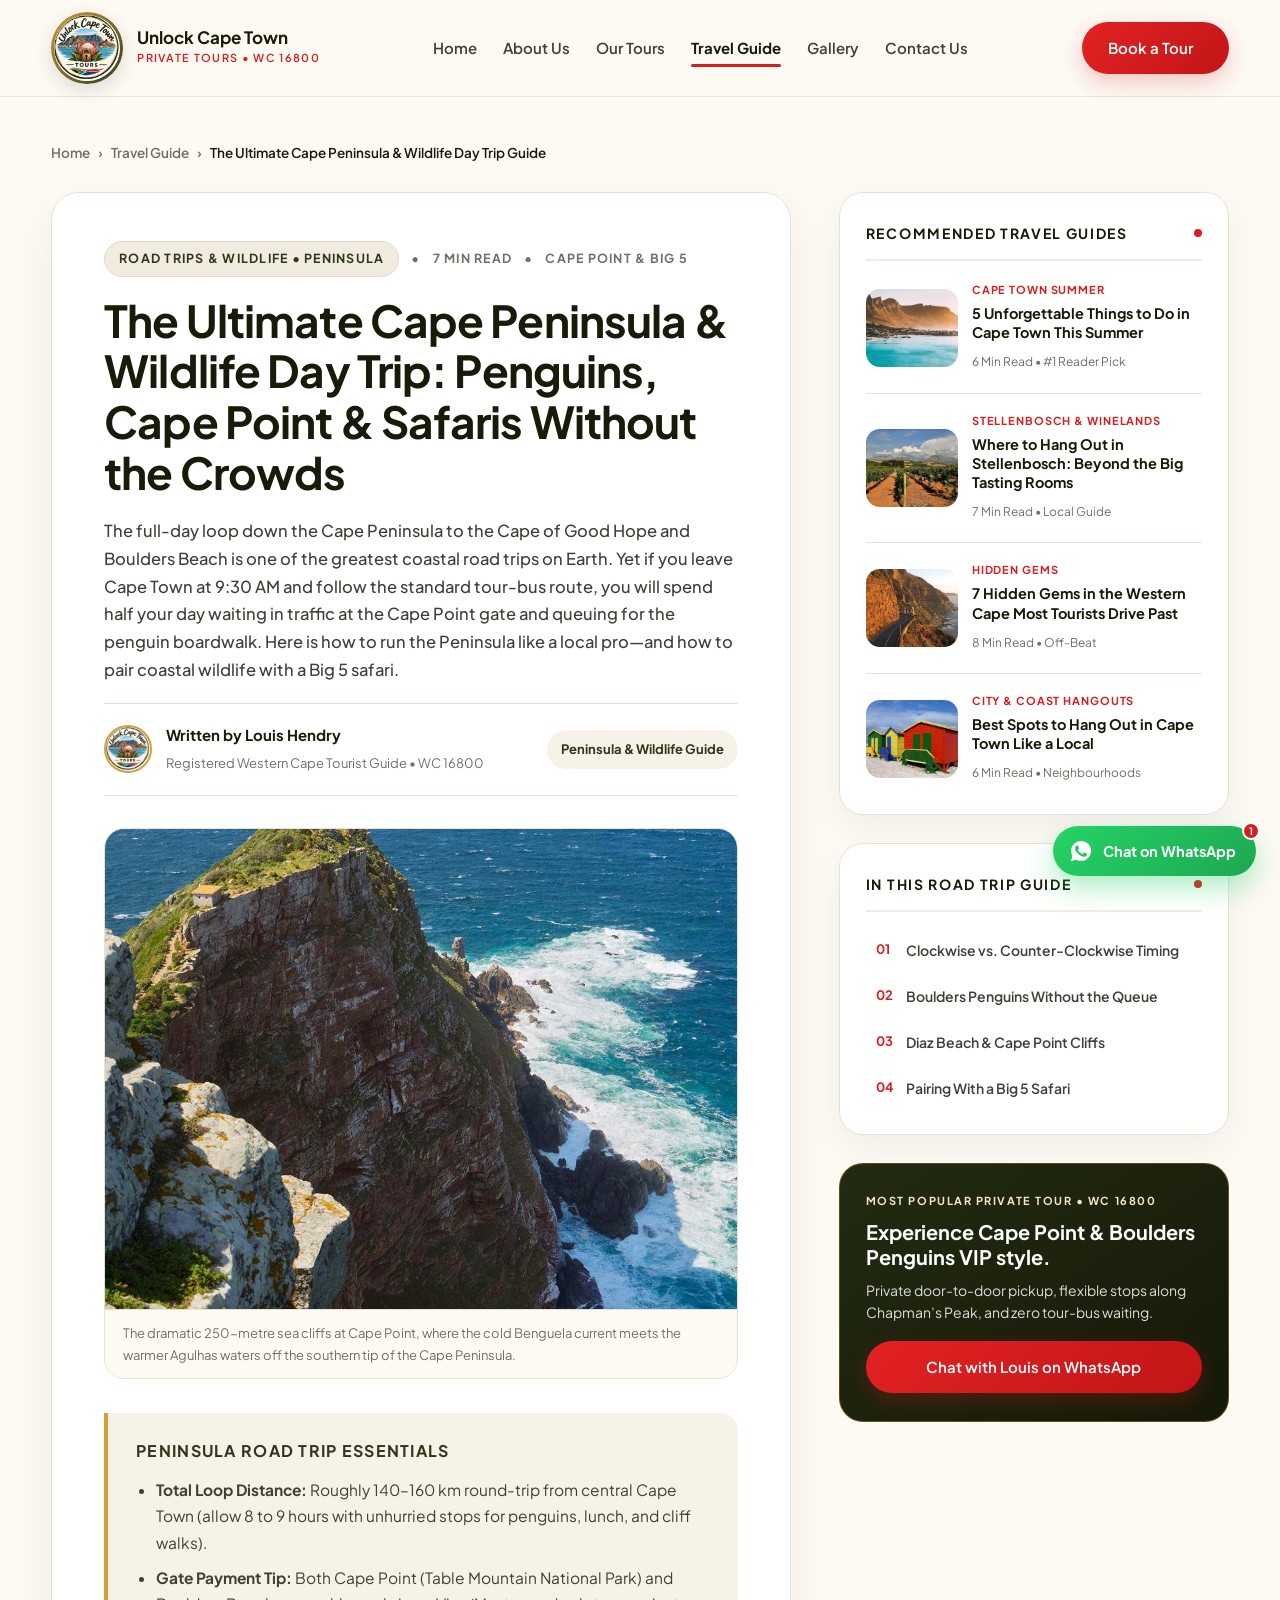
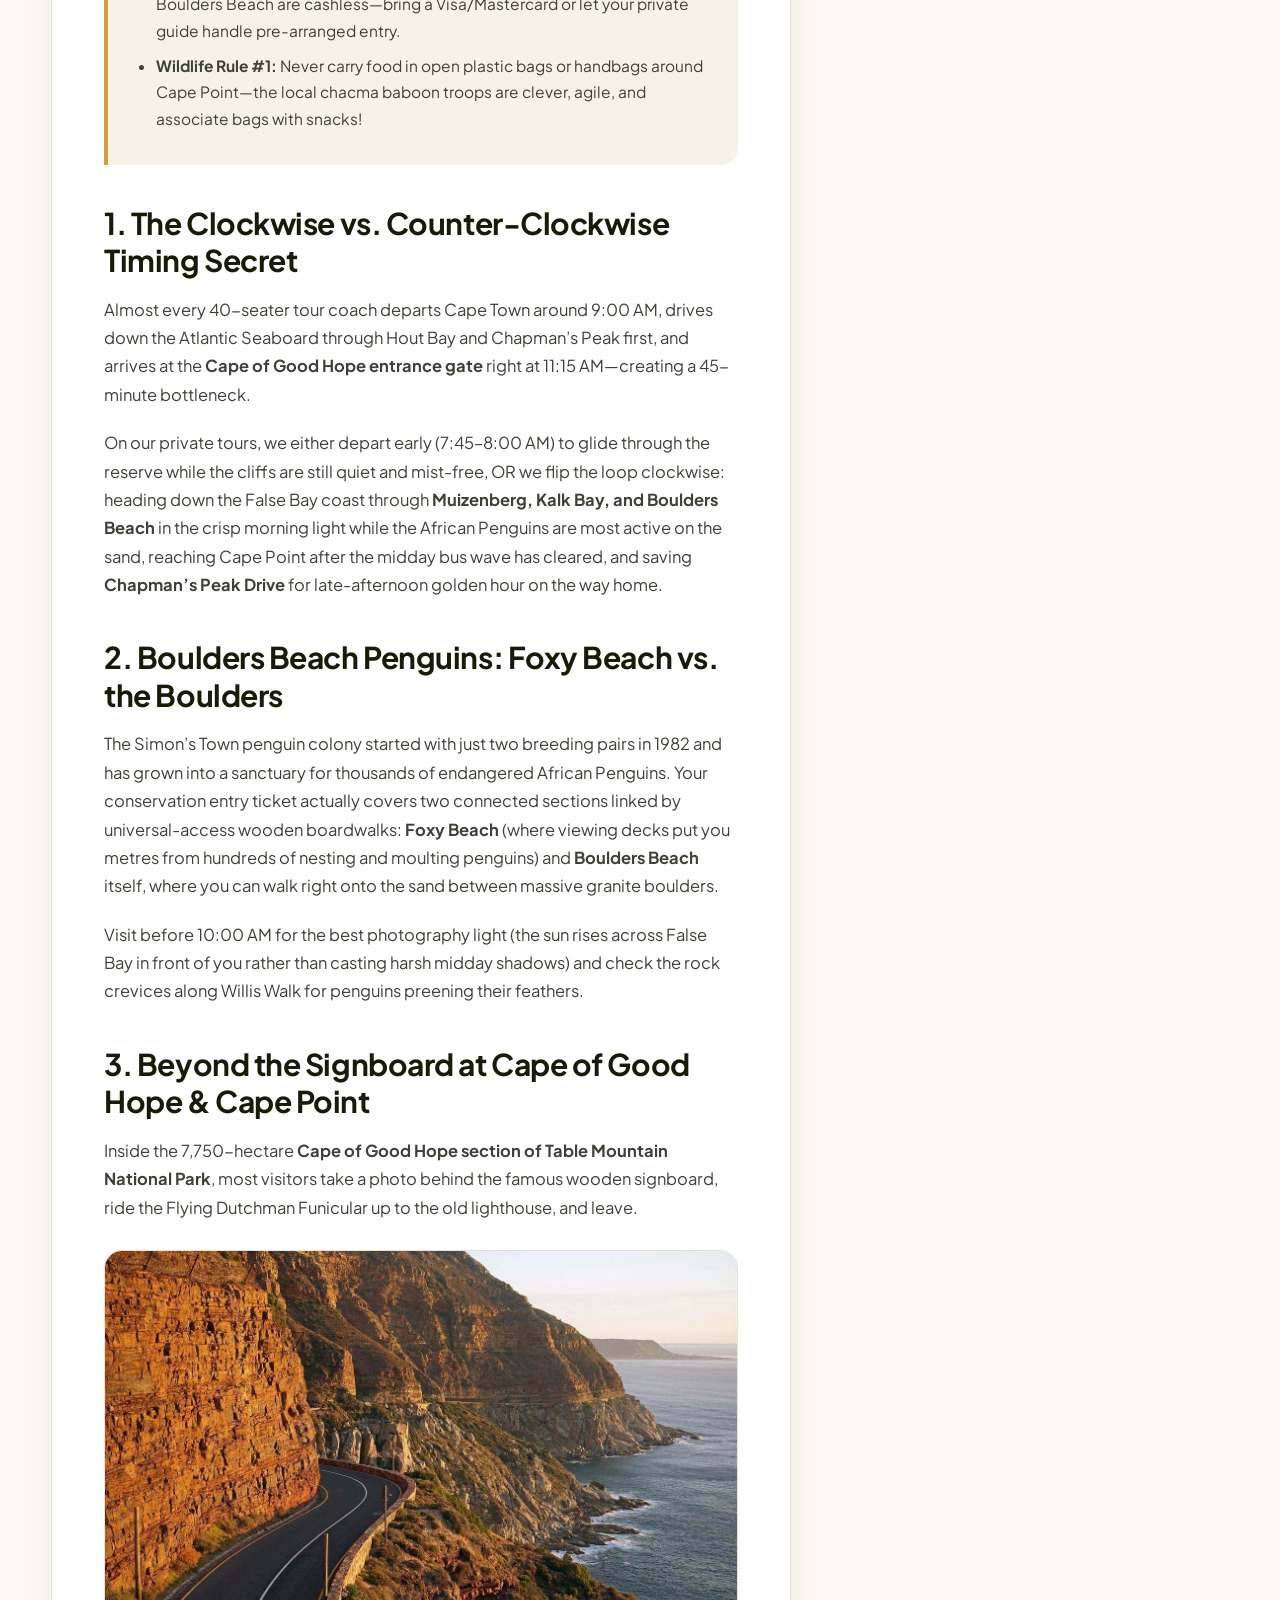
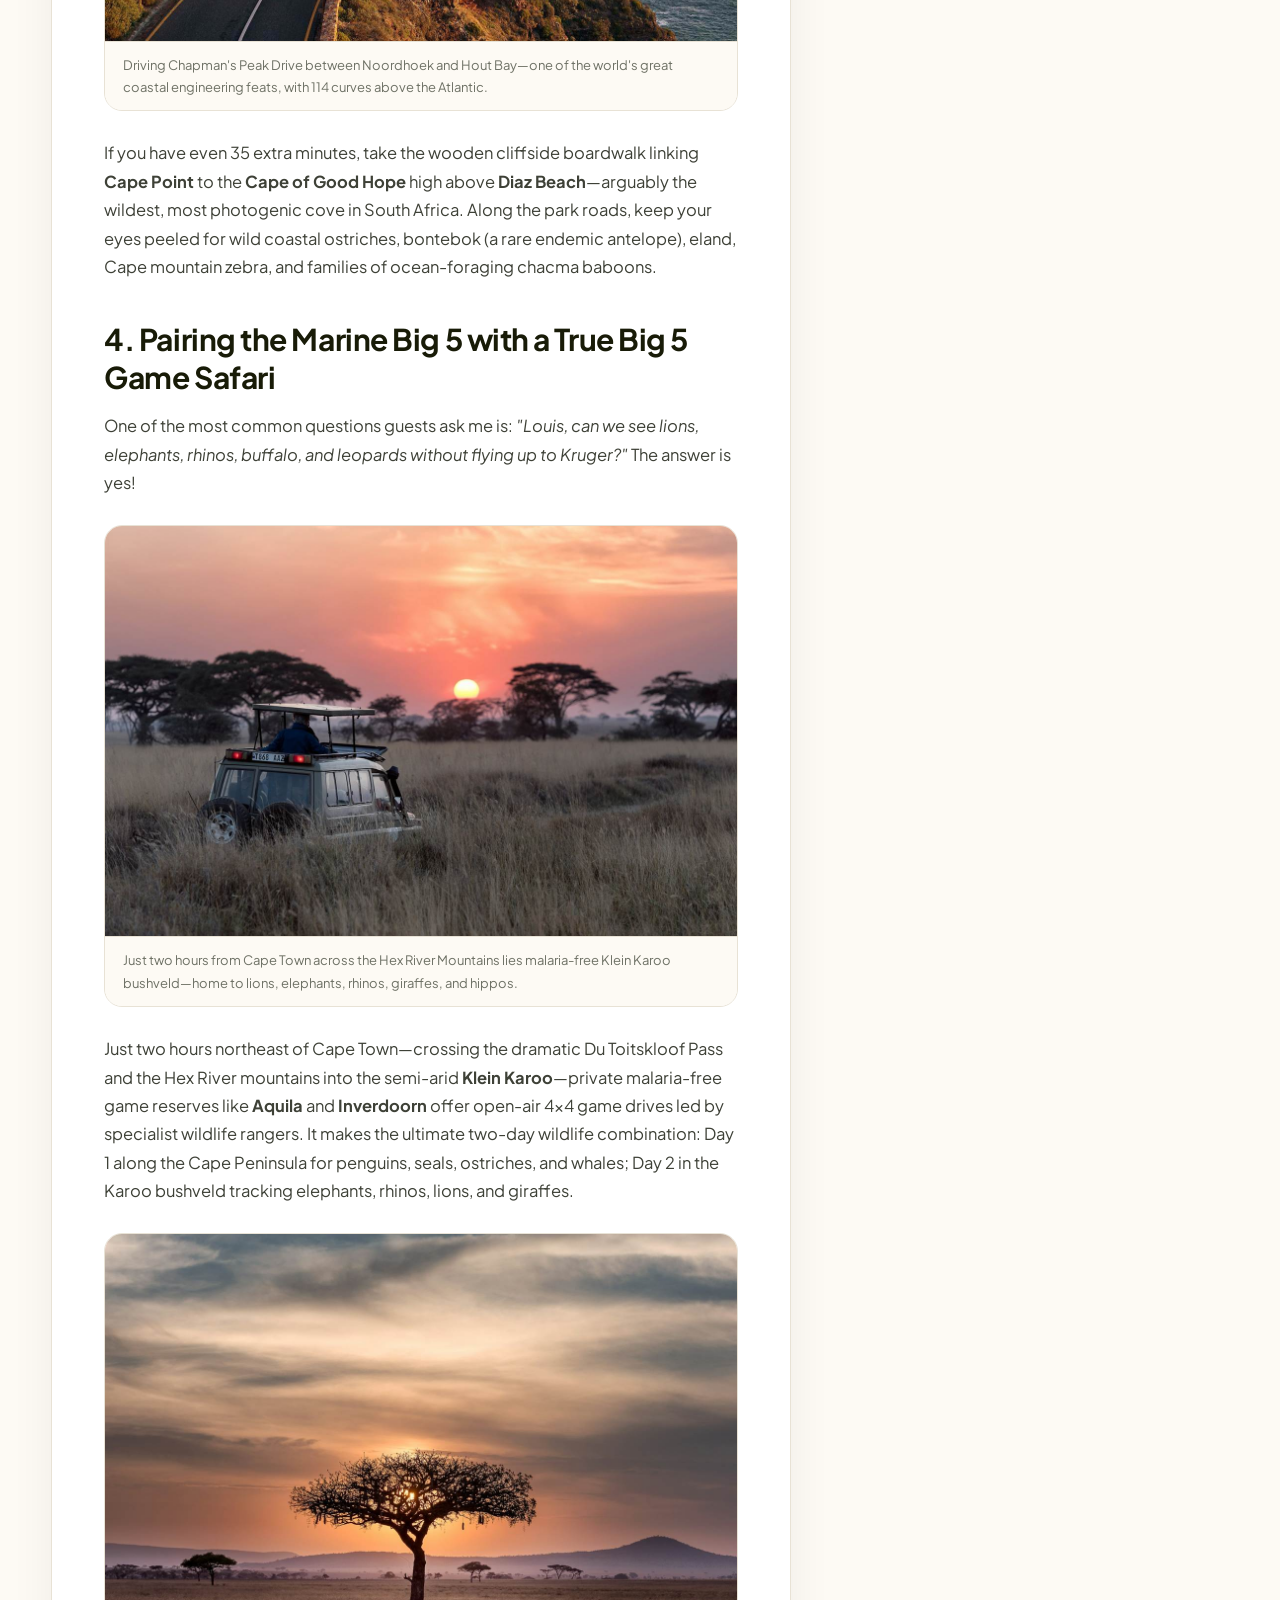
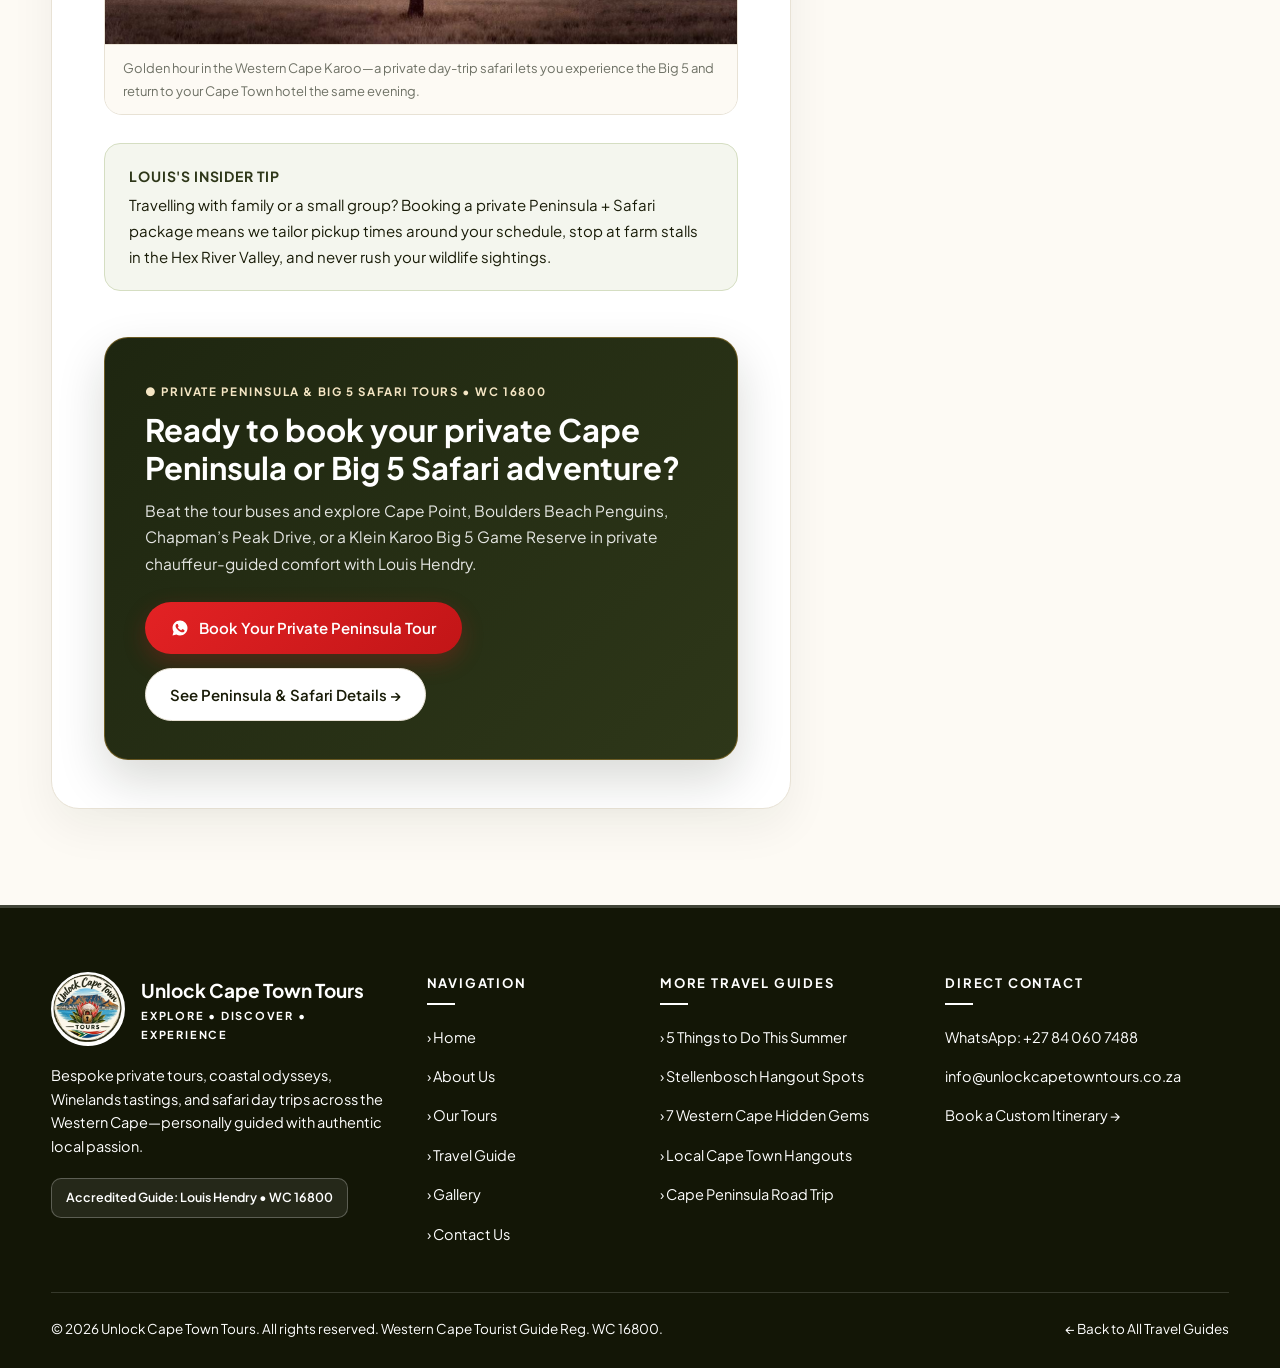
<file: blog-cape-peninsula-road-trip.html>
<!DOCTYPE html>
<html lang="en">
<head>
  <meta charset="UTF-8" />
  <meta name="viewport" content="width=device-width, initial-scale=1.0" />
  <title>The Ultimate Cape Peninsula &amp; Wildlife Day Trip Guide (Penguins, Cape Point &amp; Safari) | Unlock Cape Town Tours</title>
  <meta name="description" content="Planning a Cape Peninsula road trip? Accredited guide Louis Hendry (WC 16800) shares how to beat the crowds at Boulders Beach Penguins, Cape of Good Hope, Chapman's Peak Drive, and Big 5 game reserves." />
  <meta name="keywords" content="Cape Peninsula road trip itinerary, Boulders Beach penguins tips, Cape of Good Hope guide, Chapman's Peak Drive, Cape Town Big 5 safari day trip, private Cape Point tour" />
  <meta property="og:title" content="The Ultimate Cape Peninsula &amp; Wildlife Day Trip: Penguins, Cape Point &amp; Safaris Without the Crowds" />
  <meta property="og:description" content="How to time Chapman's Peak Drive, visit Boulders Beach Penguins before the tour buses, and pair the Peninsula with a Big 5 Safari." />
  <meta property="og:image" content="assets/images/cape-point.jpg" />
  <meta property="og:type" content="article" />
  <link rel="icon" type="image/png" href="assets/logo.png" />

  <!-- Google Fonts -->
  <link rel="preconnect" href="https://fonts.googleapis.com" />
  <link rel="preconnect" href="https://fonts.gstatic.com" crossorigin />
  <link href="https://fonts.googleapis.com/css2?family=Playfair+Display:ital,wght@0,600;0,700;1,500;1,600&family=Plus+Jakarta+Sans:wght@400;500;600;700&display=swap" rel="stylesheet" />

  <!-- JSON-LD BlogPosting Schema for Google SEO -->
  <script type="application/ld+json">
  {
    "@context": "https://schema.org",
    "@type": "BlogPosting",
    "headline": "The Ultimate Cape Peninsula & Wildlife Day Trip: Penguins, Cape Point & Safaris Without the Crowds",
    "description": "Local guide Louis Hendry (WC 16800) explains how to plan the ultimate Cape Peninsula road trip—timing Boulders Beach penguins, Cape Point, Chapman's Peak Drive, and Big 5 safari day trips.",
    "image": "https://www.unlockcapetowntours.co.za/assets/images/cape-point.jpg",
    "author": {
      "@type": "Person",
      "name": "Louis Hendry",
      "jobTitle": "Accredited Western Cape Tourist Guide (WC 16800)"
    },
    "publisher": {
      "@type": "TravelAgency",
      "name": "Unlock Cape Town Tours",
      "logo": {
        "@type": "ImageObject",
        "url": "https://www.unlockcapetowntours.co.za/assets/logo.png"
      }
    },
    "mainEntityOfPage": {
      "@type": "WebPage",
      "@id": "https://www.unlockcapetowntours.co.za/blog-cape-peninsula-road-trip.html"
    }
  }
  </script>

  <style>
    :root {
      --bg-cream: #FDFAF4;
      --bg-cream-alt: #F7F2E8;
      --bg-white: #FFFFFF;
      --olive-dark: #181B07;
      --olive-deep: #131606;
      --olive-banner: #2E3719;
      --olive-soft: #3D4823;
      --red-brand: #D91E20;
      --red-hover: #B51517;
      --gold-accent: #D49F38;
      --gold-soft: #F5E6C4;
      --text-body: #3E4137;
      --text-muted: #6E7165;
      --border-light: #E8E2D5;
      --badge-beige: #F2ECE0;
      --font-sans: 'Plus Jakarta Sans', -apple-system, BlinkMacSystemFont, sans-serif;
      --font-serif: 'Playfair Display', Georgia, serif;
    }

    *, *::before, *::after {
      box-sizing: border-box;
      margin: 0;
      padding: 0;
    }

    html {
      scroll-behavior: smooth;
    }

    body {
      font-family: var(--font-sans);
      background-color: var(--bg-cream);
      color: var(--olive-dark);
      line-height: 1.72;
      font-size: 16.5px;
      -webkit-font-smoothing: antialiased;
      overflow-x: hidden;
    }

    a {
      text-decoration: none;
      color: inherit;
      transition: all 0.25s ease;
    }

    img {
      display: block;
      max-width: 100%;
    }

    .container {
      max-width: 1320px;
      width: 92%;
      margin: 0 auto;
    }

    .serif-accent {
      font-family: var(--font-serif);
      font-style: italic;
      font-weight: 600;
    }

    .wa-official-icon {
      fill: currentColor !important;
      stroke: none !important;
      flex-shrink: 0;
    }

    .btn-red {
      display: inline-flex;
      align-items: center;
      justify-content: center;
      gap: 10px;
      background: linear-gradient(135deg, #E32224 0%, #C21517 100%);
      color: #FFFFFF;
      font-weight: 600;
      font-size: 15px;
      padding: 13px 26px;
      border-radius: 999px;
      border: none;
      cursor: pointer;
      box-shadow: 0 8px 22px rgba(217, 30, 32, 0.25);
      transition: all 0.25s ease;
      white-space: nowrap;
    }

    .btn-red:hover {
      background: linear-gradient(135deg, #C9181A 0%, #A31012 100%);
      transform: translateY(-2px);
      box-shadow: 0 12px 28px rgba(217, 30, 32, 0.35);
    }

    .btn-outline-dark {
      display: inline-flex;
      align-items: center;
      justify-content: center;
      gap: 10px;
      background: #FFFFFF;
      color: var(--olive-dark);
      font-weight: 600;
      font-size: 15px;
      padding: 13px 24px;
      border-radius: 999px;
      border: 1.5px solid var(--border-light);
      transition: all 0.25s ease;
    }

    .btn-outline-dark:hover {
      border-color: var(--olive-dark);
      background: var(--badge-beige);
    }

    /* ==================== HEADER ==================== */
    .site-header {
      background-color: rgba(253, 250, 244, 0.96);
      backdrop-filter: blur(12px);
      padding: 12px 0;
      position: sticky;
      top: 0;
      z-index: 1000;
      border-bottom: 1px solid rgba(232, 226, 213, 0.8);
    }

    .header-inner {
      display: flex;
      align-items: center;
      justify-content: space-between;
      gap: 20px;
      position: relative;
    }

    .header-brand {
      display: flex;
      align-items: center;
      gap: 14px;
      flex-shrink: 0;
    }

    .header-logo-wrap {
      width: 72px;
      height: 72px;
      border-radius: 50%;
      padding: 3px;
      background: linear-gradient(135deg, var(--gold-accent), var(--olive-banner));
      box-shadow: 0 6px 18px rgba(24, 27, 7, 0.14);
      flex-shrink: 0;
    }

    .header-logo {
      width: 100%;
      height: 100%;
      border-radius: 50%;
      object-fit: cover;
      background-color: var(--bg-cream);
    }

    .header-brand-text {
      display: flex;
      flex-direction: column;
    }

    .header-brand-name {
      font-size: 17px;
      font-weight: 700;
      color: var(--olive-dark);
      line-height: 1.15;
    }

    .header-brand-sub {
      font-size: 11px;
      font-weight: 600;
      letter-spacing: 0.12em;
      text-transform: uppercase;
      color: var(--red-brand);
      margin-top: 2px;
    }

    .main-nav {
      display: flex;
      align-items: center;
      gap: 26px;
    }

    .main-nav a {
      font-size: 15px;
      font-weight: 600;
      color: var(--text-body);
      padding: 6px 0;
      position: relative;
    }

    .main-nav a::after {
      content: '';
      position: absolute;
      left: 0;
      bottom: 0;
      width: 0;
      height: 2.5px;
      background-color: var(--red-brand);
      border-radius: 2px;
      transition: width 0.25s ease;
    }

    .main-nav a.active {
      color: var(--olive-dark);
      font-weight: 700;
    }

    .main-nav a.active::after,
    .main-nav a:hover::after {
      width: 100%;
    }

    .header-actions {
      display: flex;
      align-items: center;
      gap: 12px;
    }

    .mobile-menu-toggle {
      display: none;
      width: 44px;
      height: 44px;
      border-radius: 12px;
      border: 1px solid var(--border-light);
      background: #FFFFFF;
      color: var(--olive-dark);
      align-items: center;
      justify-content: center;
      cursor: pointer;
    }

    /* ==================== BLOG POST LAYOUT ==================== */
    .blog-page-wrap {
      padding: 44px 0 96px;
    }

    .breadcrumb-bar {
      display: flex;
      align-items: center;
      flex-wrap: wrap;
      gap: 8px;
      font-size: 13.5px;
      font-weight: 600;
      color: var(--text-muted);
      margin-bottom: 28px;
    }

    .breadcrumb-bar a:hover {
      color: var(--red-brand);
    }

    .breadcrumb-bar .current {
      color: var(--olive-dark);
    }

    .blog-layout-grid {
      display: grid;
      grid-template-columns: minmax(0, 1fr) 390px;
      gap: 48px;
      align-items: start;
    }

    .blog-article {
      background: #FFFFFF;
      border-radius: 28px;
      border: 1px solid var(--border-light);
      padding: 48px 52px;
      box-shadow: 0 18px 46px rgba(24, 27, 7, 0.06);
    }

    .article-eyebrow {
      display: flex;
      align-items: center;
      flex-wrap: wrap;
      gap: 12px;
      margin-bottom: 18px;
      font-size: 12.5px;
      font-weight: 700;
      text-transform: uppercase;
      letter-spacing: 0.1em;
      color: var(--text-muted);
    }

    .article-badge {
      background: var(--badge-beige);
      color: var(--olive-banner);
      padding: 6px 14px;
      border-radius: 999px;
      border: 1px solid #E2DAC7;
    }

    .blog-article h1 {
      font-size: clamp(30px, 3.6vw, 44px);
      font-weight: 700;
      line-height: 1.15;
      letter-spacing: -0.02em;
      color: var(--olive-dark);
      margin-bottom: 20px;
    }

    .article-lead {
      font-size: 18.5px;
      color: var(--text-body);
      line-height: 1.68;
      margin-bottom: 26px;
      font-weight: 500;
    }

    .article-byline {
      display: flex;
      align-items: center;
      justify-content: space-between;
      flex-wrap: wrap;
      gap: 16px;
      padding: 18px 0;
      border-top: 1px solid var(--border-light);
      border-bottom: 1px solid var(--border-light);
      margin-bottom: 32px;
    }

    .byline-left {
      display: flex;
      align-items: center;
      gap: 14px;
    }

    .byline-left img {
      width: 48px;
      height: 48px;
      border-radius: 50%;
      object-fit: cover;
      border: 2px solid var(--gold-accent);
    }

    .byline-left strong {
      display: block;
      font-size: 15px;
      color: var(--olive-dark);
    }

    .byline-left span {
      font-size: 13px;
      color: var(--text-muted);
    }

    .byline-share {
      font-size: 13px;
      font-weight: 700;
      color: var(--olive-banner);
      background: var(--bg-cream-alt);
      padding: 8px 14px;
      border-radius: 999px;
    }

    .article-hero-figure {
      margin-bottom: 34px;
      border-radius: 20px;
      overflow: hidden;
      border: 1px solid var(--border-light);
      background: var(--bg-cream);
    }

    .article-hero-figure img {
      width: 100%;
      max-height: 480px;
      object-fit: cover;
    }

    .article-hero-figure figcaption,
    .article-inline-figure figcaption {
      padding: 12px 18px;
      font-size: 13px;
      color: var(--text-muted);
      background: var(--bg-cream);
      border-top: 1px solid var(--border-light);
    }

    .quick-takeaways {
      background: var(--bg-cream-alt);
      border-left: 4px solid var(--gold-accent);
      border-radius: 0 18px 18px 0;
      padding: 24px 28px;
      margin-bottom: 36px;
    }

    .quick-takeaways h3 {
      font-size: 16px;
      font-weight: 700;
      text-transform: uppercase;
      letter-spacing: 0.08em;
      color: var(--olive-banner);
      margin-bottom: 12px;
    }

    .quick-takeaways ul {
      padding-left: 20px;
      color: var(--text-body);
      font-size: 15.5px;
    }

    .quick-takeaways li {
      margin-bottom: 8px;
    }

    .blog-article h2 {
      font-size: clamp(23px, 2.5vw, 30px);
      font-weight: 700;
      color: var(--olive-dark);
      margin: 40px 0 16px;
      line-height: 1.25;
      letter-spacing: -0.015em;
    }

    .blog-article p {
      color: var(--text-body);
      margin-bottom: 20px;
      font-size: 16.5px;
    }

    .article-inline-figure {
      margin: 28px 0;
      border-radius: 18px;
      overflow: hidden;
      border: 1px solid var(--border-light);
    }

    .article-inline-figure img {
      width: 100%;
      max-height: 410px;
      object-fit: cover;
    }

    .local-tip-box {
      background: #F4F6EE;
      border: 1px solid #D5DEC2;
      border-radius: 16px;
      padding: 20px 24px;
      margin: 22px 0 28px;
      font-size: 15px;
      color: var(--olive-dark);
    }

    .local-tip-box strong {
      color: var(--olive-banner);
      display: block;
      margin-bottom: 4px;
      font-size: 14px;
      text-transform: uppercase;
      letter-spacing: 0.06em;
    }

    .article-cta-box {
      margin-top: 46px;
      background: linear-gradient(135deg, #1E2610 0%, #2E3719 100%);
      color: #FFFFFF;
      border-radius: 24px;
      padding: 38px 40px;
      border: 1px solid rgba(212, 159, 56, 0.4);
      box-shadow: 0 20px 48px rgba(19, 22, 6, 0.16);
    }

    .article-cta-box .cta-tag {
      display: inline-block;
      font-size: 11.5px;
      font-weight: 700;
      text-transform: uppercase;
      letter-spacing: 0.14em;
      color: var(--gold-soft);
      margin-bottom: 10px;
    }

    .article-cta-box h3 {
      font-size: clamp(24px, 2.6vw, 31px);
      font-weight: 700;
      line-height: 1.2;
      margin-bottom: 12px;
      color: #FFFFFF;
    }

    .article-cta-box p {
      color: rgba(255, 255, 255, 0.88);
      font-size: 15.5px;
      margin-bottom: 24px;
    }

    .article-cta-buttons {
      display: flex;
      align-items: center;
      flex-wrap: wrap;
      gap: 14px;
    }

    /* ==================== STICKY SIDEBAR ==================== */
    .blog-sidebar {
      position: sticky;
      top: 108px;
      display: flex;
      flex-direction: column;
      gap: 28px;
    }

    .sidebar-card {
      background: #FFFFFF;
      border-radius: 24px;
      border: 1px solid var(--border-light);
      padding: 28px 26px;
      box-shadow: 0 14px 36px rgba(24, 27, 7, 0.05);
    }

    .sidebar-title {
      font-size: 14px;
      font-weight: 700;
      text-transform: uppercase;
      letter-spacing: 0.12em;
      color: var(--olive-dark);
      padding-bottom: 14px;
      margin-bottom: 20px;
      border-bottom: 2px solid var(--badge-beige);
      display: flex;
      align-items: center;
      justify-content: space-between;
    }

    .sidebar-title span.dot {
      width: 8px;
      height: 8px;
      border-radius: 50%;
      background: var(--red-brand);
    }

    .recommended-list {
      display: flex;
      flex-direction: column;
      gap: 18px;
    }

    .rec-blog-item {
      display: grid;
      grid-template-columns: 92px 1fr;
      gap: 14px;
      align-items: center;
      padding-bottom: 18px;
      border-bottom: 1px solid var(--border-light);
    }

    .rec-blog-item:last-child {
      padding-bottom: 0;
      border-bottom: none;
    }

    .rec-blog-thumb {
      width: 92px;
      height: 78px;
      border-radius: 14px;
      overflow: hidden;
      flex-shrink: 0;
    }

    .rec-blog-thumb img {
      width: 100%;
      height: 100%;
      object-fit: cover;
      transition: transform 0.35s ease;
    }

    .rec-blog-item:hover .rec-blog-thumb img {
      transform: scale(1.08);
    }

    .rec-blog-info .rec-cat {
      display: block;
      font-size: 11px;
      font-weight: 700;
      text-transform: uppercase;
      letter-spacing: 0.08em;
      color: var(--red-brand);
      margin-bottom: 4px;
    }

    .rec-blog-info h4 {
      font-size: 14.5px;
      font-weight: 700;
      line-height: 1.32;
      color: var(--olive-dark);
      margin-bottom: 4px;
      transition: color 0.2s ease;
    }

    .rec-blog-item:hover .rec-blog-info h4 {
      color: var(--red-brand);
    }

    .rec-blog-info .rec-time {
      font-size: 12px;
      color: var(--text-muted);
    }

    .toc-list {
      list-style: none;
      display: flex;
      flex-direction: column;
      gap: 10px;
    }

    .toc-list a {
      display: flex;
      align-items: flex-start;
      gap: 10px;
      font-size: 14px;
      font-weight: 600;
      color: var(--text-body);
      padding: 6px 10px;
      border-radius: 10px;
    }

    .toc-list a:hover {
      background: var(--bg-cream-alt);
      color: var(--olive-dark);
    }

    .toc-num {
      color: var(--red-brand);
      font-weight: 700;
      font-size: 13px;
      min-width: 20px;
    }

    .sidebar-concierge {
      background: linear-gradient(145deg, #232B11 0%, #151908 100%);
      color: #FFFFFF;
      border-radius: 24px;
      padding: 28px 26px;
      border: 1px solid rgba(212, 159, 56, 0.35);
    }

    .sidebar-concierge h4 {
      font-size: 20px;
      font-weight: 700;
      line-height: 1.25;
      margin-bottom: 10px;
    }

    .sidebar-concierge p {
      font-size: 14px;
      color: rgba(255, 255, 255, 0.85);
      line-height: 1.58;
      margin-bottom: 18px;
    }

    /* ==================== FOOTER ==================== */
    .site-footer {
      background-color: var(--olive-deep);
      color: #FFFFFF;
      padding: 64px 0 28px;
      border-top: 3px solid rgba(255, 255, 255, 0.2);
    }

    .footer-grid {
      display: grid;
      grid-template-columns: 1.3fr 0.75fr 0.95fr 1.1fr;
      gap: 40px;
      padding-bottom: 44px;
      border-bottom: 1px solid rgba(255, 255, 255, 0.15);
    }

    .footer-brand-head {
      display: flex;
      align-items: center;
      gap: 16px;
      margin-bottom: 18px;
    }

    .footer-brand-head img {
      width: 74px;
      height: 74px;
      border-radius: 50%;
      object-fit: cover;
      border: 2px solid #FFFFFF;
      background: var(--bg-cream);
    }

    .footer-brand-title {
      font-size: 19px;
      font-weight: 700;
      color: #FFFFFF;
    }

    .footer-brand-sub {
      font-size: 11px;
      font-weight: 700;
      letter-spacing: 0.16em;
      text-transform: uppercase;
      color: #FFFFFF;
    }

    .footer-bio {
      font-size: 14.5px;
      color: #FFFFFF;
      line-height: 1.62;
      margin-bottom: 20px;
    }

    .footer-accreditation {
      display: inline-flex;
      align-items: center;
      gap: 8px;
      padding: 8px 14px;
      border-radius: 10px;
      background: rgba(255, 255, 255, 0.08);
      border: 1px solid rgba(255, 255, 255, 0.25);
      color: #FFFFFF;
      font-size: 12.5px;
      font-weight: 600;
    }

    .footer-col-title {
      font-size: 13px;
      font-weight: 700;
      text-transform: uppercase;
      letter-spacing: 0.14em;
      color: #FFFFFF;
      margin-bottom: 18px;
      position: relative;
      padding-bottom: 10px;
    }

    .footer-col-title::after {
      content: '';
      position: absolute;
      left: 0;
      bottom: 0;
      width: 28px;
      height: 2px;
      background-color: #FFFFFF;
    }

    .footer-links {
      list-style: none;
      display: flex;
      flex-direction: column;
      gap: 11px;
    }

    .footer-links a {
      font-size: 14.5px;
      color: #FFFFFF;
    }

    .footer-bottom {
      padding-top: 24px;
      display: flex;
      align-items: center;
      justify-content: space-between;
      flex-wrap: wrap;
      gap: 16px;
      font-size: 13.5px;
      color: #FFFFFF;
    }

    .nav-mobile-cta {
      display: none;
    }

    .nav-mobile-cta {
      display: none;
    }

    /* ==================== FLOATING WHATSAPP CHATBOT ==================== */
    .wa-chatbot {
      position: fixed;
      bottom: 24px;
      right: 24px;
      z-index: 9999;
      font-family: var(--font-sans);
    }

    .wa-chat-window {
      position: absolute;
      bottom: 76px;
      right: 0;
      width: 360px;
      max-width: calc(100vw - 32px);
      background: #FFFFFF;
      border-radius: 22px;
      box-shadow: 0 22px 54px rgba(15, 20, 8, 0.26);
      border: 1px solid rgba(232, 226, 213, 0.9);
      overflow: hidden;
      opacity: 0;
      visibility: hidden;
      transform: translateY(16px) scale(0.96);
      transform-origin: bottom right;
      transition: all 0.28s cubic-bezier(0.16, 1, 0.3, 1);
    }

    .wa-chatbot.open .wa-chat-window {
      opacity: 1;
      visibility: visible;
      transform: translateY(0) scale(1);
    }

    .wa-chat-header {
      background: linear-gradient(135deg, #1E2610 0%, #2E3719 100%);
      color: #FFFFFF;
      padding: 16px 18px;
      display: flex;
      align-items: center;
      justify-content: space-between;
      gap: 12px;
      border-bottom: 2px solid var(--gold-accent);
    }

    .wa-chat-profile {
      display: flex;
      align-items: center;
      gap: 12px;
    }

    .wa-chat-avatar-wrap {
      position: relative;
      width: 46px;
      height: 46px;
      flex-shrink: 0;
    }

    .wa-chat-avatar-wrap img {
      width: 100%;
      height: 100%;
      border-radius: 50%;
      object-fit: cover;
      border: 2px solid var(--gold-accent);
      background: var(--bg-cream);
    }

    .wa-online-dot {
      position: absolute;
      bottom: 1px;
      right: 1px;
      width: 12px;
      height: 12px;
      border-radius: 50%;
      background-color: #25D366;
      border: 2px solid #1E2610;
    }

    .wa-chat-profile-info strong {
      display: block;
      font-size: 15px;
      font-weight: 700;
      color: #FFFFFF;
      line-height: 1.2;
    }

    .wa-chat-profile-info span {
      font-size: 11.5px;
      color: var(--gold-soft);
      font-weight: 500;
    }

    .wa-chat-close {
      background: rgba(255, 255, 255, 0.12);
      border: none;
      color: #FFFFFF;
      width: 30px;
      height: 30px;
      border-radius: 50%;
      cursor: pointer;
      display: flex;
      align-items: center;
      justify-content: center;
      font-size: 18px;
    }

    .wa-chat-body {
      background-color: #F4EFE6;
      padding: 18px 16px 14px;
      max-height: 320px;
      overflow-y: auto;
    }

    .wa-msg-bubble {
      background: #FFFFFF;
      border-radius: 4px 16px 16px 16px;
      padding: 12px 14px;
      box-shadow: 0 4px 12px rgba(0, 0, 0, 0.05);
      font-size: 13.5px;
      color: var(--olive-dark);
      line-height: 1.5;
      margin-bottom: 14px;
      border: 1px solid #E8E2D5;
    }

    .wa-msg-sender {
      font-size: 11px;
      font-weight: 700;
      color: var(--olive-banner);
      margin-bottom: 4px;
      display: flex;
      align-items: center;
      justify-content: space-between;
    }

    .wa-quick-label {
      font-size: 11px;
      font-weight: 700;
      text-transform: uppercase;
      letter-spacing: 0.1em;
      color: var(--text-muted);
      margin-bottom: 8px;
      display: block;
    }

    .wa-quick-chips {
      display: flex;
      flex-wrap: wrap;
      gap: 7px;
    }

    .wa-chip {
      background: #FFFFFF;
      border: 1px solid #DED6C6;
      border-radius: 999px;
      padding: 6px 12px;
      font-size: 12px;
      font-weight: 600;
      color: var(--olive-dark);
      cursor: pointer;
      transition: all 0.2s ease;
      font-family: inherit;
    }

    .wa-chip:hover {
      background: var(--olive-banner);
      color: #FFFFFF;
      border-color: var(--olive-banner);
    }

    .wa-chat-footer {
      padding: 12px 14px;
      background: #FFFFFF;
      border-top: 1px solid #ECE6DA;
      display: flex;
      align-items: center;
      gap: 8px;
    }

    .wa-chat-input {
      flex: 1;
      border: 1px solid #DFD8C8;
      background: var(--bg-cream);
      border-radius: 999px;
      padding: 10px 14px;
      font-size: 14px;
      font-family: inherit;
      color: var(--olive-dark);
      outline: none;
    }

    .wa-chat-send {
      width: 40px;
      height: 40px;
      border-radius: 50%;
      background: #25D366;
      color: #FFFFFF;
      border: none;
      cursor: pointer;
      display: flex;
      align-items: center;
      justify-content: center;
      flex-shrink: 0;
    }

    .wa-launcher {
      display: inline-flex;
      align-items: center;
      gap: 10px;
      background: linear-gradient(135deg, #25D366 0%, #1DA851 100%);
      color: #FFFFFF;
      border: none;
      border-radius: 999px;
      padding: 13px 20px 13px 16px;
      font-family: inherit;
      font-size: 14.5px;
      font-weight: 700;
      cursor: pointer;
      box-shadow: 0 12px 28px rgba(37, 211, 102, 0.38);
      transition: all 0.25s ease;
      position: relative;
    }

    .wa-launcher svg {
      width: 24px;
      height: 24px;
    }

    .wa-launcher-badge {
      position: absolute;
      top: -4px;
      right: -4px;
      width: 18px;
      height: 18px;
      border-radius: 50%;
      background: var(--red-brand);
      color: #FFFFFF;
      font-size: 10px;
      font-weight: 700;
      display: flex;
      align-items: center;
      justify-content: center;
      border: 2px solid #FFFFFF;
    }

    @media (max-width: 1080px) {
      .blog-layout-grid {
        grid-template-columns: 1fr;
      }
      .blog-sidebar {
        position: static;
      }
      .footer-grid {
        grid-template-columns: 1fr 1fr;
      }
    }

    @media (max-width: 900px) {
      .mobile-menu-toggle {
        display: inline-flex;
      }
      .header-cta-desktop {
        display: none;
      }
      .main-nav {
        position: absolute;
        top: calc(100% + 12px);
        left: 0;
        right: 0;
        background: #FFFFFF;
        border: 1px solid var(--border-light);
        border-radius: 20px;
        box-shadow: 0 20px 48px rgba(24, 27, 7, 0.16);
        padding: 20px;
        flex-direction: column;
        align-items: stretch;
        gap: 6px;
        opacity: 0;
        visibility: hidden;
        transform: translateY(-10px);
        transition: all 0.25s ease;
        z-index: 1001;
      }
      .main-nav.open {
        opacity: 1;
        visibility: visible;
        transform: translateY(0);
      }
      .main-nav a {
        padding: 12px 16px;
        border-radius: 12px;
        font-size: 16px;
      }
      .main-nav a::after {
        display: none;
      }
      .main-nav a.active,
      .main-nav a:hover {
        background: var(--badge-beige);
      }
      .main-nav a.nav-mobile-cta {
        display: inline-flex;
        align-items: center;
        justify-content: center;
        gap: 8px;
        margin-top: 8px;
        background-color: var(--red-brand);
        color: #FFFFFF !important;
        font-weight: 700;
        text-align: center;
        box-shadow: 0 8px 20px rgba(227, 28, 19, 0.25);
      }
      .main-nav a.nav-mobile-cta:hover {
        background-color: var(--red-hover);
      }
    }

    @media (max-width: 680px) {
      .container {
        width: 100%;
        padding: 0 20px;
      }
      .site-header {
        padding: 12px 0;
      }
      .header-logo-wrap {
        width: 52px;
        height: 52px;
      }
      .header-brand {
        gap: 11px;
      }
      .header-brand-name {
        font-size: 15.5px;
      }
      .header-brand-sub {
        font-size: 10px;
      }
      .blog-page-wrap {
        padding: 24px 0 56px;
      }
      .breadcrumb-bar {
        margin-bottom: 18px;
        font-size: 12.5px;
        gap: 6px;
      }
      .blog-layout-grid {
        gap: 28px;
      }
      .blog-article {
        padding: 24px 18px;
        border-radius: 20px;
      }
      .article-hero-img,
      .article-hero-figure img,
      .article-inline-figure img,
      .spot-inline-img {
        max-height: 230px;
        border-radius: 14px;
      }
      .article-lead {
        font-size: 16px;
        margin-bottom: 22px;
        padding-bottom: 20px;
      }
      .quick-takeaways {
        padding: 20px 18px;
        border-radius: 16px;
        margin-bottom: 26px;
      }
      .spot-block {
        margin-bottom: 28px;
        padding-bottom: 24px;
      }
      .insider-tip-box {
        padding: 16px 18px;
      }
      .article-cta-box {
        padding: 24px 18px;
        border-radius: 20px;
        margin-top: 28px;
      }
      .article-cta-buttons {
        flex-direction: column;
        align-items: stretch;
        width: 100%;
        gap: 10px;
      }
      .article-cta-buttons a {
        width: 100%;
        justify-content: center;
        white-space: normal;
        text-align: center;
        padding: 13px 18px;
      }
      .sidebar-card,
      .sidebar-concierge {
        padding: 22px 18px;
        border-radius: 20px;
      }
      .rec-blog-item {
        grid-template-columns: 80px 1fr;
        gap: 12px;
      }
      .rec-blog-thumb {
        width: 80px;
        height: 70px;
      }
      .footer-grid {
        grid-template-columns: 1fr;
        gap: 30px;
        padding-bottom: 32px;
      }
      .footer-bottom {
        flex-direction: column;
        align-items: flex-start;
        gap: 12px;
      }
      .wa-chatbot {
        bottom: 16px;
        right: 16px;
      }
      .wa-launcher {
        padding: 12px 16px;
        font-size: 13.5px;
      }
      .wa-chat-input {
        font-size: 16px;
      }
      .site-footer {
        padding: 48px 0 92px;
      }
    }
  </style>
</head>
<body>

  <!-- ==================== HEADER ==================== -->
  <header class="site-header">
    <div class="container header-inner">
      <a href="home2.html" class="header-brand">
        <div class="header-logo-wrap">
          <img src="assets/logo.png" alt="Unlock Cape Town Tours Logo" class="header-logo" />
        </div>
        <div class="header-brand-text">
          <span class="header-brand-name">Unlock Cape Town</span>
          <span class="header-brand-sub">Private Tours • WC 16800</span>
        </div>
      </a>

      <nav class="main-nav" id="mainNav">
        <a href="home2.html">Home</a>
        <a href="about.html">About Us</a>
        <a href="tours.html">Our Tours</a>
        <a href="travel-guide.html" class="active">Travel Guide</a>
        <a href="gallery.html">Gallery</a>
        <a href="contact.html">Contact Us</a>
        <a href="https://wa.me/27840607488?text=Hello%20Louis!%20I%20would%20love%20to%20book%20a%20private%20Cape%20Town%20tour." target="_blank" rel="noopener" class="nav-mobile-cta">Book a Tour on WhatsApp →</a>
      </nav>

      <div class="header-actions">
        <a href="https://wa.me/27840607488?text=Hello%20Louis!%20I%20would%20love%20to%20book%20a%20private%20Cape%20Town%20tour." target="_blank" rel="noopener" class="btn-red header-cta-desktop">
          <span>Book a Tour</span>
          <svg viewBox="0 0 24 24" fill="none" stroke="currentColor" stroke-linecap="round" stroke-linejoin="round"><line x1="5" y1="12" x2="19" y2="12"/><polyline points="12 5 19 12 12 19"/></svg>
        </a>
        <button type="button" class="mobile-menu-toggle" id="mobileMenuToggle" aria-label="Toggle navigation menu" aria-expanded="false">
          <svg width="24" height="24" viewBox="0 0 24 24" fill="none" stroke="currentColor" stroke-width="2.2" stroke-linecap="round"><line x1="3" y1="6" x2="21" y2="6"/><line x1="3" y1="12" x2="21" y2="12"/><line x1="3" y1="18" x2="21" y2="18"/></svg>
        </button>
      </div>
    </div>
  </header>

  <!-- ==================== BLOG CONTENT + RECOMMENDED BLOGS SIDEBAR ==================== -->
  <main class="blog-page-wrap" id="top">
    <div class="container">

      <nav class="breadcrumb-bar" aria-label="Breadcrumb">
        <a href="home2.html">Home</a>
        <span>›</span>
        <a href="travel-guide.html">Travel Guide</a>
        <span>›</span>
        <span class="current">The Ultimate Cape Peninsula &amp; Wildlife Day Trip Guide</span>
      </nav>

      <div class="blog-layout-grid">

        <!-- LEFT: MAIN BLOG ARTICLE -->
        <article class="blog-article">
          <div class="article-eyebrow">
            <span class="article-badge">Road Trips &amp; Wildlife • Peninsula</span>
            <span>•</span>
            <span>7 Min Read</span>
            <span>•</span>
            <span>Cape Point &amp; Big 5</span>
          </div>

          <h1>The Ultimate Cape Peninsula &amp; Wildlife Day Trip: Penguins, Cape Point &amp; Safaris Without the Crowds</h1>

          <p class="article-lead">
            The full-day loop down the Cape Peninsula to the Cape of Good Hope and Boulders Beach is one of the greatest coastal road trips on Earth. Yet if you leave Cape Town at 9:30 AM and follow the standard tour-bus route, you will spend half your day waiting in traffic at the Cape Point gate and queuing for the penguin boardwalk. Here is how to run the Peninsula like a local pro—and how to pair coastal wildlife with a Big 5 safari.
          </p>

          <div class="article-byline">
            <div class="byline-left">
              <img src="assets/logo.png" alt="Louis Hendry - Accredited Tourist Guide" />
              <div>
                <strong>Written by Louis Hendry</strong>
                <span>Registered Western Cape Tourist Guide • WC 16800</span>
              </div>
            </div>
            <span class="byline-share">Peninsula &amp; Wildlife Guide</span>
          </div>

          <figure class="article-hero-figure">
            <img src="assets/images/cape-point.jpg" alt="Towering sea cliffs at Cape Point in the Table Mountain National Park" />
            <figcaption>The dramatic 250-metre sea cliffs at Cape Point, where the cold Benguela current meets the warmer Agulhas waters off the southern tip of the Cape Peninsula.</figcaption>
          </figure>

          <div class="quick-takeaways">
            <h3>Peninsula Road Trip Essentials</h3>
            <ul>
              <li><strong>Total Loop Distance:</strong> Roughly 140–160 km round-trip from central Cape Town (allow 8 to 9 hours with unhurried stops for penguins, lunch, and cliff walks).</li>
              <li><strong>Gate Payment Tip:</strong> Both Cape Point (Table Mountain National Park) and Boulders Beach are cashless—bring a Visa/Mastercard or let your private guide handle pre-arranged entry.</li>
              <li><strong>Wildlife Rule #1:</strong> Never carry food in open plastic bags or handbags around Cape Point—the local chacma baboon troops are clever, agile, and associate bags with snacks!</li>
            </ul>
          </div>

          <h2 id="pen-1">1. The Clockwise vs. Counter-Clockwise Timing Secret</h2>
          <p>
            Almost every 40-seater tour coach departs Cape Town around 9:00 AM, drives down the Atlantic Seaboard through Hout Bay and Chapman’s Peak first, and arrives at the <strong>Cape of Good Hope entrance gate</strong> right at 11:15 AM—creating a 45-minute bottleneck.
          </p>
          <p>
            On our private tours, we either depart early (7:45–8:00 AM) to glide through the reserve while the cliffs are still quiet and mist-free, OR we flip the loop clockwise: heading down the False Bay coast through <strong>Muizenberg, Kalk Bay, and Boulders Beach</strong> in the crisp morning light while the African Penguins are most active on the sand, reaching Cape Point after the midday bus wave has cleared, and saving <strong>Chapman’s Peak Drive</strong> for late-afternoon golden hour on the way home.
          </p>

          <h2 id="pen-2">2. Boulders Beach Penguins: Foxy Beach vs. the Boulders</h2>
          <p>
            The Simon’s Town penguin colony started with just two breeding pairs in 1982 and has grown into a sanctuary for thousands of endangered African Penguins. Your conservation entry ticket actually covers two connected sections linked by universal-access wooden boardwalks: <strong>Foxy Beach</strong> (where viewing decks put you metres from hundreds of nesting and moulting penguins) and <strong>Boulders Beach</strong> itself, where you can walk right onto the sand between massive granite boulders.
          </p>
          <p>
            Visit before 10:00 AM for the best photography light (the sun rises across False Bay in front of you rather than casting harsh midday shadows) and check the rock crevices along Willis Walk for penguins preening their feathers.
          </p>

          <h2 id="pen-3">3. Beyond the Signboard at Cape of Good Hope &amp; Cape Point</h2>
          <p>
            Inside the 7,750-hectare <strong>Cape of Good Hope section of Table Mountain National Park</strong>, most visitors take a photo behind the famous wooden signboard, ride the Flying Dutchman Funicular up to the old lighthouse, and leave.
          </p>

          <figure class="article-inline-figure">
            <img src="assets/images/chapmans-peak.jpg" alt="Coastal cliff road along Chapman's Peak Drive on the Cape Peninsula" />
            <figcaption>Driving Chapman's Peak Drive between Noordhoek and Hout Bay—one of the world's great coastal engineering feats, with 114 curves above the Atlantic.</figcaption>
          </figure>

          <p>
            If you have even 35 extra minutes, take the wooden cliffside boardwalk linking <strong>Cape Point</strong> to the <strong>Cape of Good Hope</strong> high above <strong>Diaz Beach</strong>—arguably the wildest, most photogenic cove in South Africa. Along the park roads, keep your eyes peeled for wild coastal ostriches, bontebok (a rare endemic antelope), eland, Cape mountain zebra, and families of ocean-foraging chacma baboons.
          </p>

          <h2 id="pen-4">4. Pairing the Marine Big 5 with a True Big 5 Game Safari</h2>
          <p>
            One of the most common questions guests ask me is: <em>"Louis, can we see lions, elephants, rhinos, buffalo, and leopards without flying up to Kruger?"</em> The answer is yes!
          </p>

          <figure class="article-inline-figure">
            <img src="assets/images/safari-game-drive.jpg" alt="4x4 safari vehicle watching giraffes and wildlife on a Western Cape private game reserve" />
            <figcaption>Just two hours from Cape Town across the Hex River Mountains lies malaria-free Klein Karoo bushveld—home to lions, elephants, rhinos, giraffes, and hippos.</figcaption>
          </figure>

          <p>
            Just two hours northeast of Cape Town—crossing the dramatic Du Toitskloof Pass and the Hex River mountains into the semi-arid <strong>Klein Karoo</strong>—private malaria-free game reserves like <strong>Aquila</strong> and <strong>Inverdoorn</strong> offer open-air 4x4 game drives led by specialist wildlife rangers. It makes the ultimate two-day wildlife combination: Day 1 along the Cape Peninsula for penguins, seals, ostriches, and whales; Day 2 in the Karoo bushveld tracking elephants, rhinos, lions, and giraffes.
          </p>

          <figure class="article-inline-figure">
            <img src="assets/images/safari-sunset.jpg" alt="Golden African sunset over the savannah on a Western Cape safari" />
            <figcaption>Golden hour in the Western Cape Karoo—a private day-trip safari lets you experience the Big 5 and return to your Cape Town hotel the same evening.</figcaption>
          </figure>

          <div class="local-tip-box">
            <strong>Louis's Insider Tip</strong>
            Travelling with family or a small group? Booking a private Peninsula + Safari package means we tailor pickup times around your schedule, stop at farm stalls in the Hex River Valley, and never rush your wildlife sightings.
          </div>

          <!-- CALL TO ACTION BOX -->
          <div class="article-cta-box">
            <span class="cta-tag">● Private Peninsula &amp; Big 5 Safari Tours • WC 16800</span>
            <h3>Ready to book your private Cape Peninsula or Big 5 Safari adventure?</h3>
            <p>
              Beat the tour buses and explore Cape Point, Boulders Beach Penguins, Chapman’s Peak Drive, or a Klein Karoo Big 5 Game Reserve in private chauffeur-guided comfort with Louis Hendry.
            </p>
            <div class="article-cta-buttons">
              <a href="https://wa.me/27840607488?text=Hi%20Louis!%20I%20read%20your%20Cape%20Peninsula%20%26%20Wildlife%20blog%20and%20would%20love%20to%20book%20a%20private%20tour." target="_blank" rel="noopener" class="btn-red">
                <svg class="wa-official-icon" width="18" height="18" viewBox="0 0 24 24"><path d="M12.031 2c-5.516 0-9.969 4.453-9.969 9.969 0 1.761.459 3.479 1.331 4.992L2 22l5.182-1.359c1.466.8 3.116 1.225 4.849 1.226h.004c5.515 0 9.965-4.452 9.965-9.968 0-2.663-1.037-5.167-2.92-7.05A9.905 9.905 0 0 0 12.031 2zm5.821 14.262c-.246.693-1.434 1.326-1.988 1.409-.508.076-1.151.108-1.858-.117-.428-.136-.979-.318-1.685-.623-2.966-1.281-4.902-4.269-5.05-4.467-.148-.198-1.206-1.605-1.206-3.061 0-1.456.763-2.172 1.034-2.468.271-.296.591-.37.788-.37.197 0 .394.002.566.01.182.009.426-.069.665.508.246.593.837 2.049.911 2.197.074.148.123.321.025.518-.099.198-.148.321-.296.494-.148.173-.311.386-.443.518-.148.148-.302.309-.13.605.172.296.766 1.264 1.645 2.047 1.13 1.007 2.083 1.319 2.379 1.467.296.148.468.123.64-.074.173-.198.739-.864.936-1.16.197-.296.394-.247.665-.148.271.099 1.724.813 2.02.961.296.148.493.222.567.346.074.123.074.716-.172 1.409z"/></svg>
                <span>Book Your Private Peninsula Tour</span>
              </a>
              <a href="tours.html#peninsula" class="btn-outline-dark">
                <span>See Peninsula &amp; Safari Details →</span>
              </a>
            </div>
          </div>
        </article>

        <!-- RIGHT SIDEBAR: RECOMMENDED BLOGS -->
        <aside class="blog-sidebar" aria-label="Recommended Travel Guides">

          <div class="sidebar-card">
            <div class="sidebar-title">
              <span>Recommended Travel Guides</span>
              <span class="dot"></span>
            </div>

            <div class="recommended-list">
              <a href="blog-cape-town-summer.html" class="rec-blog-item">
                <div class="rec-blog-thumb">
                  <img src="assets/images/camps-bay-sunset.jpg" alt="5 Things to Do in Cape Town This Summer" />
                </div>
                <div class="rec-blog-info">
                  <span class="rec-cat">Cape Town Summer</span>
                  <h4>5 Unforgettable Things to Do in Cape Town This Summer</h4>
                  <span class="rec-time">6 Min Read • #1 Reader Pick</span>
                </div>
              </a>

              <a href="blog-stellenbosch-hangouts.html" class="rec-blog-item">
                <div class="rec-blog-thumb">
                  <img src="assets/images/winelands-stellenbosch.jpg" alt="Where to Hang Out in Stellenbosch" />
                </div>
                <div class="rec-blog-info">
                  <span class="rec-cat">Stellenbosch &amp; Winelands</span>
                  <h4>Where to Hang Out in Stellenbosch: Beyond the Big Tasting Rooms</h4>
                  <span class="rec-time">7 Min Read • Local Guide</span>
                </div>
              </a>

              <a href="blog-western-cape-hidden-gems.html" class="rec-blog-item">
                <div class="rec-blog-thumb">
                  <img src="assets/images/chapmans-peak-2.jpg" alt="7 Hidden Gems in the Western Cape" />
                </div>
                <div class="rec-blog-info">
                  <span class="rec-cat">Hidden Gems</span>
                  <h4>7 Hidden Gems in the Western Cape Most Tourists Drive Past</h4>
                  <span class="rec-time">8 Min Read • Off-Beat</span>
                </div>
              </a>

              <a href="blog-local-hangouts-cape-town.html" class="rec-blog-item">
                <div class="rec-blog-thumb">
                  <img src="assets/images/muizenberg-huts.jpg" alt="Best Spots to Hang Out in Cape Town Like a Local" />
                </div>
                <div class="rec-blog-info">
                  <span class="rec-cat">City &amp; Coast Hangouts</span>
                  <h4>Best Spots to Hang Out in Cape Town Like a Local</h4>
                  <span class="rec-time">6 Min Read • Neighbourhoods</span>
                </div>
              </a>
            </div>
          </div>

          <div class="sidebar-card">
            <div class="sidebar-title">
              <span>In This Road Trip Guide</span>
              <span class="dot"></span>
            </div>
            <ul class="toc-list">
              <li><a href="#pen-1"><span class="toc-num">01</span> Clockwise vs. Counter-Clockwise Timing</a></li>
              <li><a href="#pen-2"><span class="toc-num">02</span> Boulders Penguins Without the Queue</a></li>
              <li><a href="#pen-3"><span class="toc-num">03</span> Diaz Beach &amp; Cape Point Cliffs</a></li>
              <li><a href="#pen-4"><span class="toc-num">04</span> Pairing With a Big 5 Safari</a></li>
            </ul>
          </div>

          <div class="sidebar-concierge">
            <div style="font-size:11px;font-weight:700;letter-spacing:0.14em;text-transform:uppercase;color:var(--gold-soft);margin-bottom:8px;">
              Most Popular Private Tour • WC 16800
            </div>
            <h4>Experience Cape Point &amp; Boulders Penguins VIP style.</h4>
            <p>
              Private door-to-door pickup, flexible stops along Chapman’s Peak, and zero tour-bus waiting.
            </p>
            <a href="https://wa.me/27840607488?text=Hi%20Louis!%20I'd%20love%20to%20book%20the%20private%20Cape%20Peninsula%20%26%20Penguins%20full-day%20tour." target="_blank" rel="noopener" class="btn-red" style="width:100%;">
              <span>Chat with Louis on WhatsApp</span>
            </a>
          </div>

        </aside>

      </div>
    </div>
  </main>

  <!-- ==================== FOOTER ==================== -->
  <footer class="site-footer">
    <div class="container">
      <div class="footer-grid">
        <div>
          <div class="footer-brand-head">
            <img src="assets/logo.png" alt="Unlock Cape Town Tours Logo" />
            <div>
              <div class="footer-brand-title">Unlock Cape Town Tours</div>
              <div class="footer-brand-sub">Explore • Discover • Experience</div>
            </div>
          </div>
          <p class="footer-bio">
            Bespoke private tours, coastal odysseys, Winelands tastings, and safari day trips across the Western Cape—personally guided with authentic local passion.
          </p>
          <div class="footer-accreditation">
            <span>Accredited Guide: Louis Hendry • WC 16800</span>
          </div>
        </div>

        <div>
          <h4 class="footer-col-title">Navigation</h4>
          <ul class="footer-links">
            <li><a href="home2.html">› Home</a></li>
            <li><a href="about.html">› About Us</a></li>
            <li><a href="tours.html">› Our Tours</a></li>
            <li><a href="travel-guide.html">› Travel Guide</a></li>
            <li><a href="gallery.html">› Gallery</a></li>
            <li><a href="contact.html">› Contact Us</a></li>
          </ul>
        </div>

        <div>
          <h4 class="footer-col-title">More Travel Guides</h4>
          <ul class="footer-links">
            <li><a href="blog-cape-town-summer.html">› 5 Things to Do This Summer</a></li>
            <li><a href="blog-stellenbosch-hangouts.html">› Stellenbosch Hangout Spots</a></li>
            <li><a href="blog-western-cape-hidden-gems.html">› 7 Western Cape Hidden Gems</a></li>
            <li><a href="blog-local-hangouts-cape-town.html">› Local Cape Town Hangouts</a></li>
            <li><a href="blog-cape-peninsula-road-trip.html">› Cape Peninsula Road Trip</a></li>
          </ul>
        </div>

        <div>
          <h4 class="footer-col-title">Direct Contact</h4>
          <ul class="footer-links">
            <li><a href="https://wa.me/27840607488" target="_blank" rel="noopener">WhatsApp: +27 84 060 7488</a></li>
            <li><a href="mailto:info@unlockcapetowntours.co.za">info@unlockcapetowntours.co.za</a></li>
            <li><a href="contact.html">Book a Custom Itinerary →</a></li>
          </ul>
        </div>
      </div>

      <div class="footer-bottom">
        <div>&copy; 2026 Unlock Cape Town Tours. All rights reserved. Western Cape Tourist Guide Reg. WC 16800.</div>
        <div><a href="travel-guide.html">← Back to All Travel Guides</a></div>
      </div>
    </div>
  </footer>

  <!-- ==================== FLOATING WHATSAPP CHATBOT ==================== -->
  <div class="wa-chatbot" id="waChatbot">
    <div class="wa-chat-window" role="dialog" aria-label="WhatsApp Concierge Chat">
      <div class="wa-chat-header">
        <div class="wa-chat-profile">
          <div class="wa-chat-avatar-wrap">
            <img src="assets/logo.png" alt="Louis Hendry - Unlock Cape Town" />
            <span class="wa-online-dot"></span>
          </div>
          <div class="wa-chat-profile-info">
            <strong>Louis Hendry</strong>
            <span>Accredited Guide (WC 16800) • Online</span>
          </div>
        </div>
        <button type="button" class="wa-chat-close" id="waChatClose" aria-label="Close chat">&times;</button>
      </div>

      <div class="wa-chat-body">
        <div class="wa-msg-bubble">
          <div class="wa-msg-sender">
            <span>Louis Hendry</span>
            <small>Just now</small>
          </div>
          Hi there! 👋 Planning a summer trip to <strong>Cape Town</strong>? Ask me any local question or request a private tour quote!
        </div>

        <span class="wa-quick-label">Quick Inquiries:</span>
        <div class="wa-quick-chips">
          <button type="button" class="wa-chip" data-msg="Hi Louis! I read your Cape Town Summer guide and would love to plan a private tour.">☀️ Summer Private Tour</button>
          <button type="button" class="wa-chip" data-msg="Hi Louis! I'd love to inquire about the Cape Peninsula & Penguins private tour.">🐧 Peninsula &amp; Penguins</button>
          <button type="button" class="wa-chip" data-msg="Hi Louis! I'd love to inquire about a private Cape Winelands tour.">🍷 Cape Winelands</button>
        </div>
      </div>

      <form class="wa-chat-footer" id="waChatForm">
        <input type="text" class="wa-chat-input" id="waChatInput" placeholder="Type your message to Louis..." autocomplete="off" />
        <button type="submit" class="wa-chat-send" aria-label="Send on WhatsApp">
          <svg width="18" height="18" viewBox="0 0 24 24" fill="none" stroke="currentColor" stroke-width="2.3" stroke-linecap="round" stroke-linejoin="round"><line x1="22" y1="2" x2="11" y2="13"/><polygon points="22 2 15 22 11 13 2 9 22 2"/></svg>
        </button>
      </form>
    </div>

    <button type="button" class="wa-launcher" id="waLauncher" aria-label="Open WhatsApp Chat">
      <span class="wa-launcher-badge">1</span>
      <svg class="wa-official-icon" width="24" height="24" viewBox="0 0 24 24" fill="currentColor"><path d="M12.031 2c-5.516 0-9.969 4.453-9.969 9.969 0 1.761.459 3.479 1.331 4.992L2 22l5.182-1.359c1.466.8 3.116 1.225 4.849 1.226h.004c5.515 0 9.965-4.452 9.965-9.968 0-2.663-1.037-5.167-2.92-7.05A9.905 9.905 0 0 0 12.031 2zm5.821 14.262c-.246.693-1.434 1.326-1.988 1.409-.508.076-1.151.108-1.858-.117-.428-.136-.979-.318-1.685-.623-2.966-1.281-4.902-4.269-5.05-4.467-.148-.198-1.206-1.605-1.206-3.061 0-1.456.763-2.172 1.034-2.468.271-.296.591-.37.788-.37.197 0 .394.002.566.01.182.009.426-.069.665.508.246.593.837 2.049.911 2.197.074.148.123.321.025.518-.099.198-.148.321-.296.494-.148.173-.311.386-.443.518-.148.148-.302.309-.13.605.172.296.766 1.264 1.645 2.047 1.13 1.007 2.083 1.319 2.379 1.467.296.148.468.123.64-.074.173-.198.739-.864.936-1.16.197-.296.394-.247.665-.148.271.099 1.724.813 2.02.961.296.148.493.222.567.346.074.123.074.716-.172 1.409z"/></svg>
      <span>Chat on WhatsApp</span>
    </button>
  </div>

  <script>
    (function () {
      const phone = '27840607488';
      const mobileToggle = document.getElementById('mobileMenuToggle');
      const mainNav = document.getElementById('mainNav');
      if (mobileToggle && mainNav) {
        const menuIcon = '<svg width="24" height="24" viewBox="0 0 24 24" fill="none" stroke="currentColor" stroke-width="2.2" stroke-linecap="round"><line x1="3" y1="6" x2="21" y2="6"/><line x1="3" y1="12" x2="21" y2="12"/><line x1="3" y1="18" x2="21" y2="18"/></svg>';
        const closeIcon = '<svg width="24" height="24" viewBox="0 0 24 24" fill="none" stroke="currentColor" stroke-width="2.2" stroke-linecap="round"><line x1="18" y1="6" x2="6" y2="18"/><line x1="6" y1="6" x2="18" y2="18"/></svg>';
        function setMenuState(open) {
          mainNav.classList.toggle('open', open);
          mobileToggle.setAttribute('aria-expanded', open ? 'true' : 'false');
          mobileToggle.innerHTML = open ? closeIcon : menuIcon;
        }
        mobileToggle.addEventListener('click', function (e) {
          e.stopPropagation();
          setMenuState(!mainNav.classList.contains('open'));
        });
        mainNav.querySelectorAll('a').forEach(function (link) {
          link.addEventListener('click', function () {
            setMenuState(false);
          });
        });
        document.addEventListener('click', function (e) {
          if (mainNav.classList.contains('open') && !mainNav.contains(e.target) && !mobileToggle.contains(e.target)) {
            setMenuState(false);
          }
        });
        document.addEventListener('keydown', function (e) {
          if (e.key === 'Escape' && mainNav.classList.contains('open')) {
            setMenuState(false);
          }
        });
      }

      // Floating WhatsApp Chatbot
      const chatbot = document.getElementById('waChatbot');
      const launcher = document.getElementById('waLauncher');
      const closeBtn = document.getElementById('waChatClose');
      const form = document.getElementById('waChatForm');
      const input = document.getElementById('waChatInput');
      const chips = document.querySelectorAll('.wa-chip');

      if (launcher && chatbot) {
        launcher.addEventListener('click', function () {
          chatbot.classList.toggle('open');
          if (chatbot.classList.contains('open')) {
            setTimeout(() => input.focus(), 150);
          }
        });
        closeBtn.addEventListener('click', function () {
          chatbot.classList.remove('open');
        });
        chips.forEach(function (chip) {
          chip.addEventListener('click', function () {
            const msg = chip.getAttribute('data-msg');
            window.open('https://wa.me/' + phone + '?text=' + encodeURIComponent(msg), '_blank', 'noopener');
          });
        });
        form.addEventListener('submit', function (e) {
          e.preventDefault();
          const text = (input.value || '').trim() || "Hello Louis! I'd love to inquire about a private Cape Town tour.";
          window.open('https://wa.me/' + phone + '?text=' + encodeURIComponent(text), '_blank', 'noopener');
          input.value = '';
        });
      }
    })();
  </script>
</body>
</html>
</file>
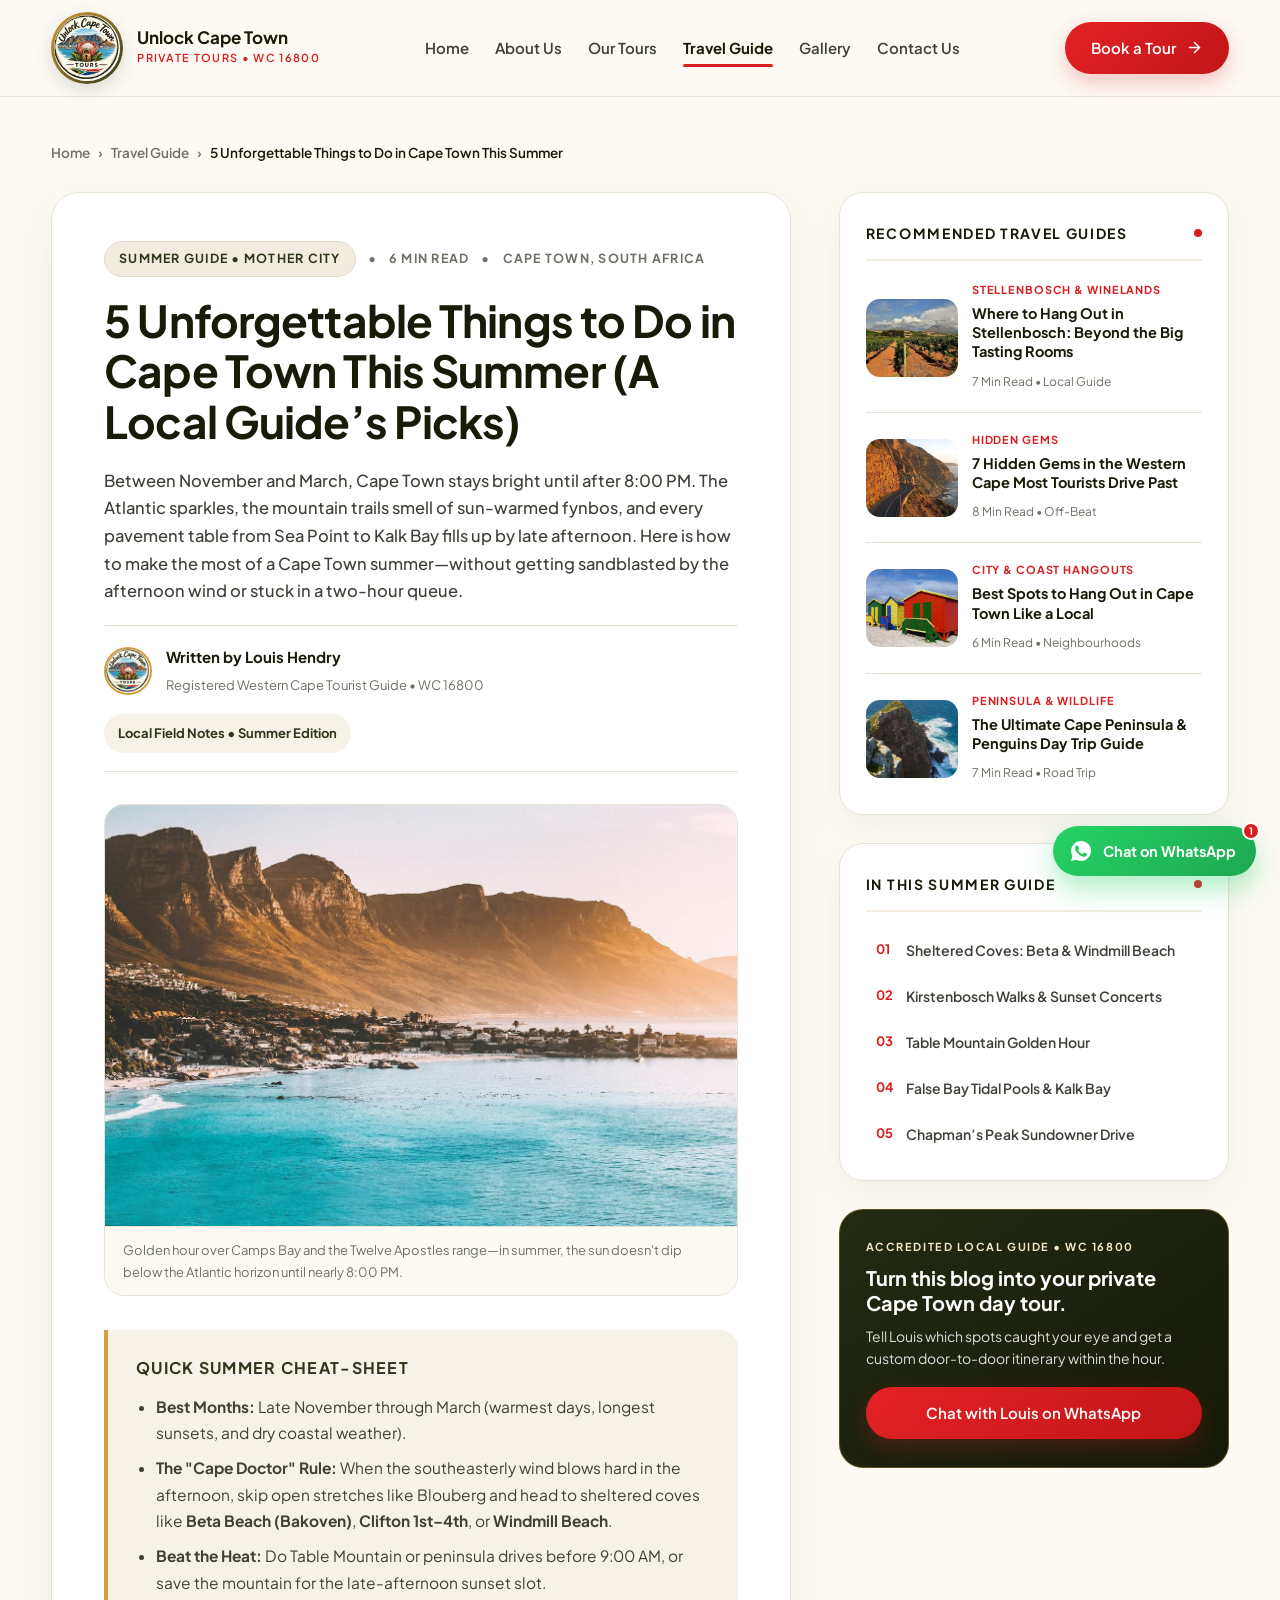
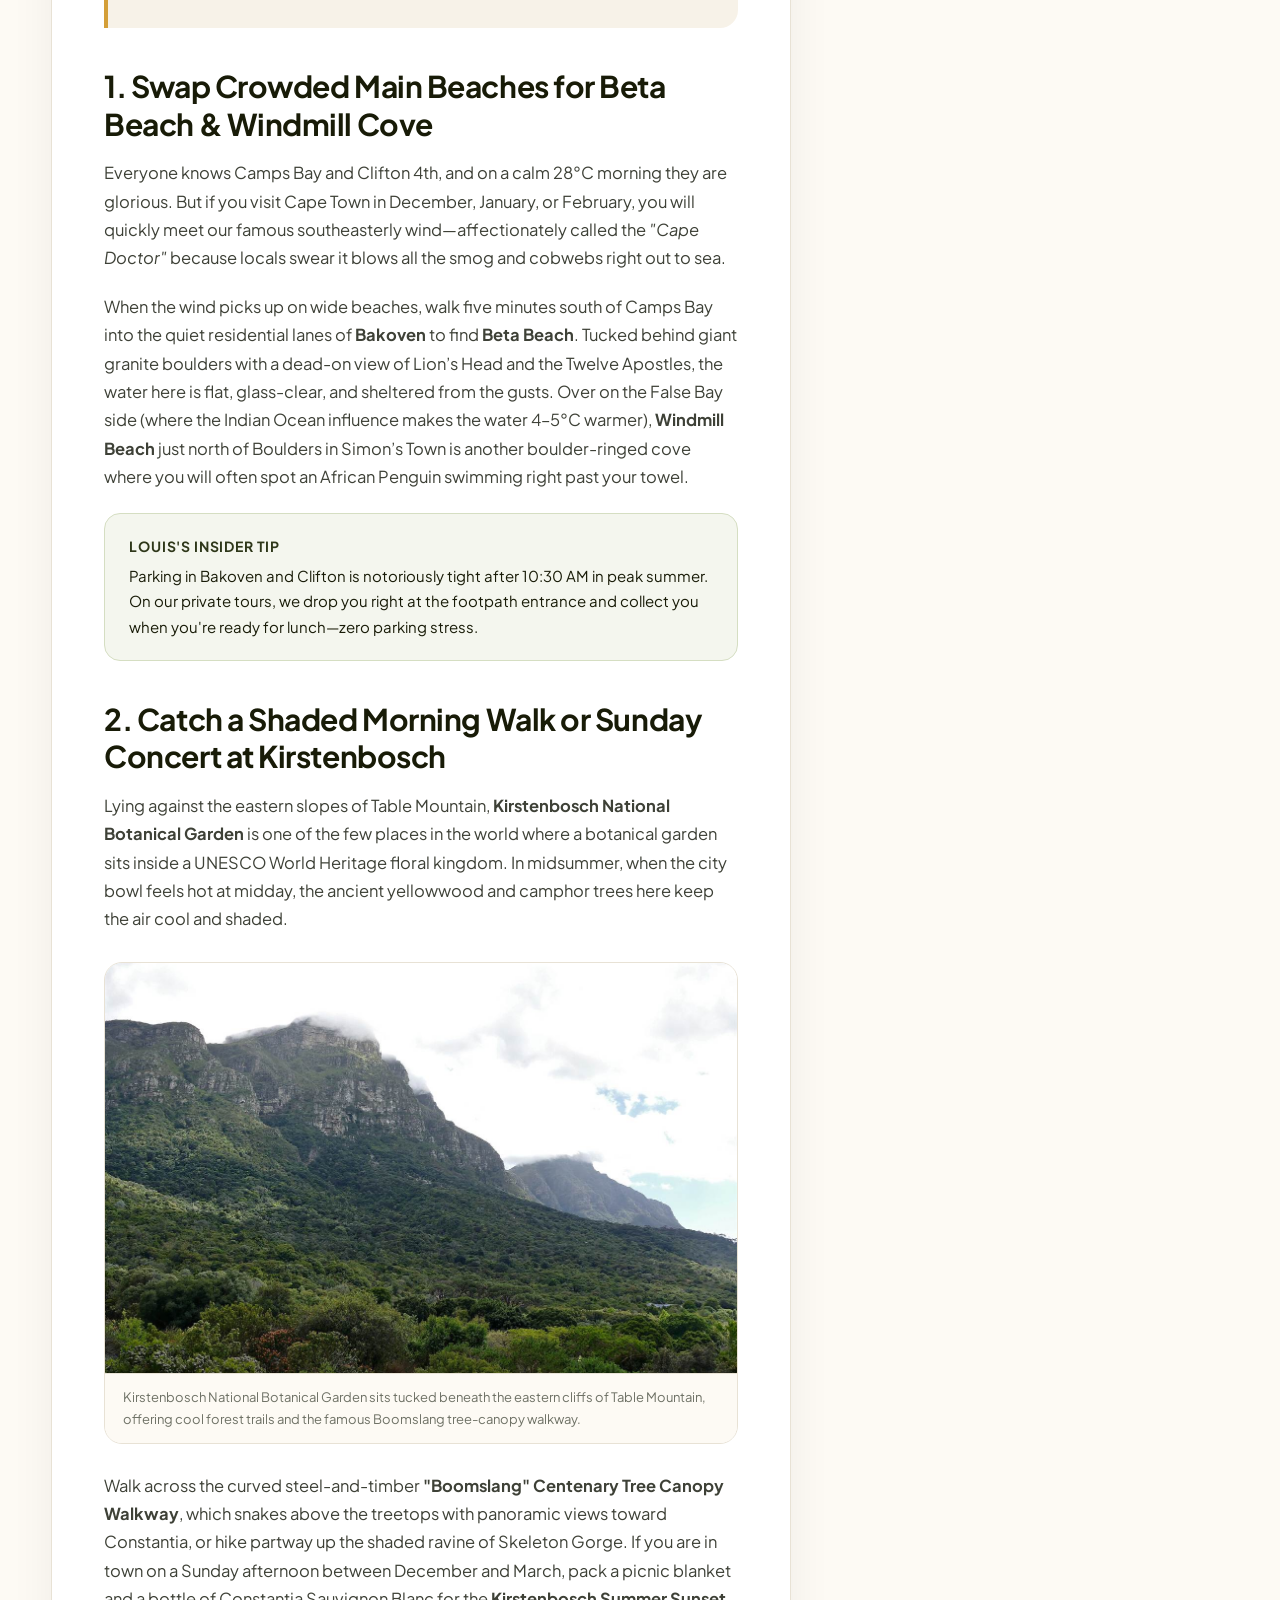
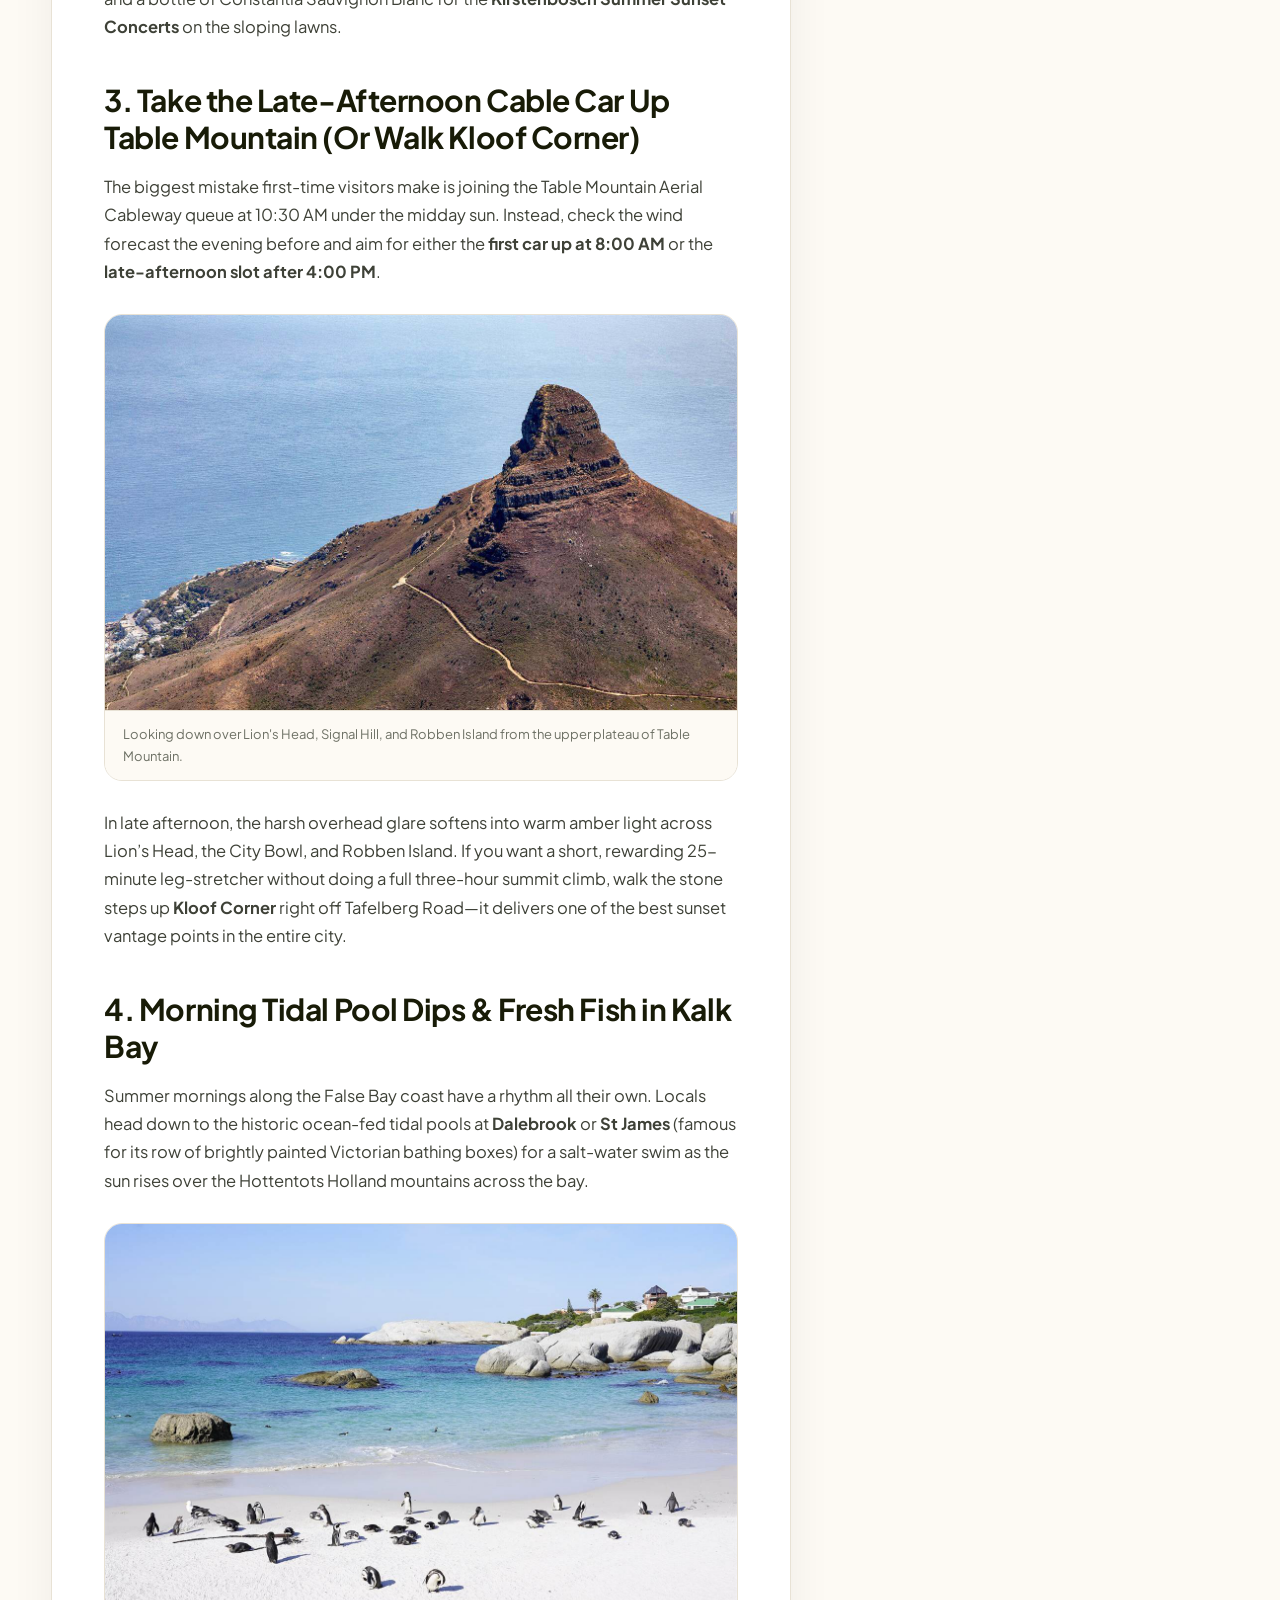
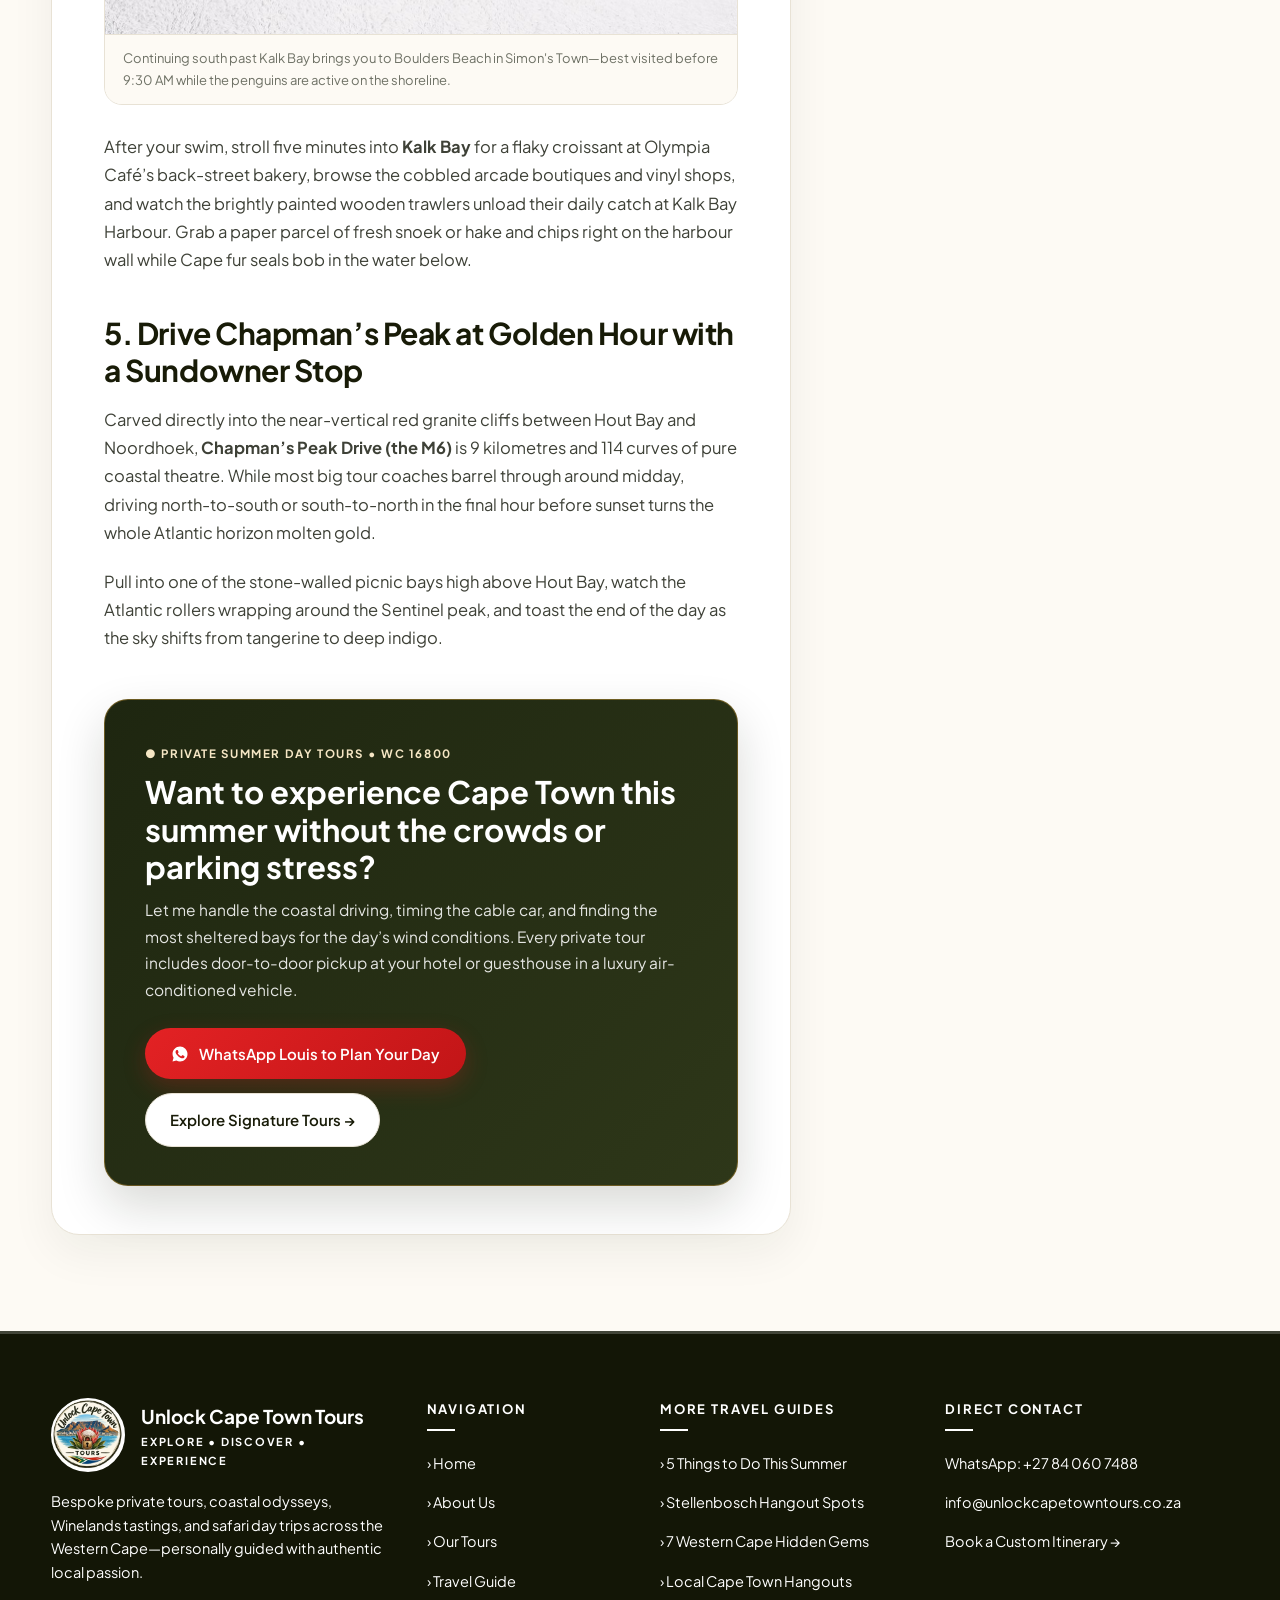
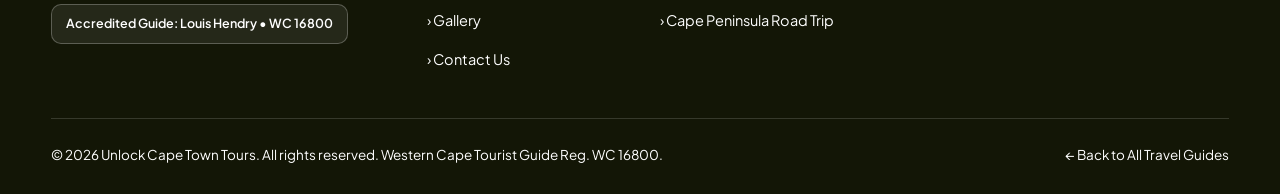
<file: blog-cape-town-summer.html>
<!DOCTYPE html>
<html lang="en">
<head>
  <meta charset="UTF-8" />
  <meta name="viewport" content="width=device-width, initial-scale=1.0" />
  <title>5 Things to Do in Cape Town This Summer (2026/2027 Local Guide) | Unlock Cape Town Tours</title>
  <meta name="description" content="Planning a summer trip to the Mother City? Accredited local guide Louis Hendry (WC 16800) shares 5 unforgettable things to do in Cape Town this summer—from wind-sheltered beaches to Kirstenbosch sunsets." />
  <meta name="keywords" content="things to do in Cape Town this summer, Cape Town summer guide, best summer activities Cape Town, Beta Beach Bakoven, Kirstenbosch summer concerts, Table Mountain sunset" />
  <meta property="og:title" content="5 Unforgettable Things to Do in Cape Town This Summer (A Local Guide's Picks)" />
  <meta property="og:description" content="Where to beat the Cape Doctor wind, catch golden hour on Table Mountain, and swim in sheltered coves this summer in Cape Town." />
  <meta property="og:image" content="assets/images/camps-bay-sunset.jpg" />
  <meta property="og:type" content="article" />
  <link rel="icon" type="image/png" href="assets/logo.png" />

  <!-- Google Fonts -->
  <link rel="preconnect" href="https://fonts.googleapis.com" />
  <link rel="preconnect" href="https://fonts.gstatic.com" crossorigin />
  <link href="https://fonts.googleapis.com/css2?family=Playfair+Display:ital,wght@0,600;0,700;1,500;1,600&family=Plus+Jakarta+Sans:wght@400;500;600;700&display=swap" rel="stylesheet" />

  <!-- JSON-LD BlogPosting Schema for Google SEO -->
  <script type="application/ld+json">
  {
    "@context": "https://schema.org",
    "@type": "BlogPosting",
    "headline": "5 Unforgettable Things to Do in Cape Town This Summer (A Local Guide's Picks)",
    "description": "Local guide Louis Hendry (WC 16800) shares the 5 best things to do in Cape Town this summer, including wind-free beaches, Kirstenbosch forest walks, False Bay tidal pools, and sunset drives.",
    "image": "https://www.unlockcapetowntours.co.za/assets/images/camps-bay-sunset.jpg",
    "author": {
      "@type": "Person",
      "name": "Louis Hendry",
      "jobTitle": "Accredited Western Cape Tourist Guide (WC 16800)"
    },
    "publisher": {
      "@type": "TravelAgency",
      "name": "Unlock Cape Town Tours",
      "logo": {
        "@type": "ImageObject",
        "url": "https://www.unlockcapetowntours.co.za/assets/logo.png"
      }
    },
    "mainEntityOfPage": {
      "@type": "WebPage",
      "@id": "https://www.unlockcapetowntours.co.za/blog-cape-town-summer.html"
    }
  }
  </script>

  <style>
    :root {
      --bg-cream: #FDFAF4;
      --bg-cream-alt: #F7F2E8;
      --bg-white: #FFFFFF;
      --olive-dark: #181B07;
      --olive-deep: #131606;
      --olive-banner: #2E3719;
      --olive-soft: #3D4823;
      --red-brand: #D91E20;
      --red-hover: #B51517;
      --gold-accent: #D49F38;
      --gold-soft: #F5E6C4;
      --text-body: #3E4137;
      --text-muted: #6E7165;
      --border-light: #E8E2D5;
      --badge-beige: #F2ECE0;
      --font-sans: 'Plus Jakarta Sans', -apple-system, BlinkMacSystemFont, sans-serif;
      --font-serif: 'Playfair Display', Georgia, serif;
    }

    *, *::before, *::after {
      box-sizing: border-box;
      margin: 0;
      padding: 0;
    }

    html {
      scroll-behavior: smooth;
    }

    body {
      font-family: var(--font-sans);
      background-color: var(--bg-cream);
      color: var(--olive-dark);
      line-height: 1.72;
      font-size: 16.5px;
      -webkit-font-smoothing: antialiased;
      overflow-x: hidden;
    }

    a {
      text-decoration: none;
      color: inherit;
      transition: all 0.25s ease;
    }

    img {
      display: block;
      max-width: 100%;
    }

    .container {
      max-width: 1320px;
      width: 92%;
      margin: 0 auto;
    }

    .serif-accent {
      font-family: var(--font-serif);
      font-style: italic;
      font-weight: 600;
    }

    .wa-official-icon {
      fill: currentColor !important;
      stroke: none !important;
      flex-shrink: 0;
    }

    .btn-red {
      display: inline-flex;
      align-items: center;
      justify-content: center;
      gap: 10px;
      background: linear-gradient(135deg, #E32224 0%, #C21517 100%);
      color: #FFFFFF;
      font-weight: 600;
      font-size: 15px;
      padding: 13px 26px;
      border-radius: 999px;
      border: none;
      cursor: pointer;
      box-shadow: 0 8px 22px rgba(217, 30, 32, 0.25);
      transition: all 0.25s ease;
      white-space: nowrap;
    }

    .btn-red:hover {
      background: linear-gradient(135deg, #C9181A 0%, #A31012 100%);
      transform: translateY(-2px);
      box-shadow: 0 12px 28px rgba(217, 30, 32, 0.35);
    }

    .btn-red svg:not(.wa-official-icon) {
      width: 17px;
      height: 17px;
      stroke-width: 2.2;
    }

    .btn-outline-dark {
      display: inline-flex;
      align-items: center;
      justify-content: center;
      gap: 10px;
      background: #FFFFFF;
      color: var(--olive-dark);
      font-weight: 600;
      font-size: 15px;
      padding: 13px 24px;
      border-radius: 999px;
      border: 1.5px solid var(--border-light);
      transition: all 0.25s ease;
    }

    .btn-outline-dark:hover {
      border-color: var(--olive-dark);
      background: var(--badge-beige);
    }

    /* ==================== HEADER ==================== */
    .site-header {
      background-color: rgba(253, 250, 244, 0.96);
      backdrop-filter: blur(12px);
      padding: 12px 0;
      position: sticky;
      top: 0;
      z-index: 1000;
      border-bottom: 1px solid rgba(232, 226, 213, 0.8);
    }

    .header-inner {
      display: flex;
      align-items: center;
      justify-content: space-between;
      gap: 20px;
      position: relative;
    }

    .header-brand {
      display: flex;
      align-items: center;
      gap: 14px;
      flex-shrink: 0;
    }

    .header-logo-wrap {
      width: 72px;
      height: 72px;
      border-radius: 50%;
      padding: 3px;
      background: linear-gradient(135deg, var(--gold-accent), var(--olive-banner));
      box-shadow: 0 6px 18px rgba(24, 27, 7, 0.14);
      flex-shrink: 0;
    }

    .header-logo {
      width: 100%;
      height: 100%;
      border-radius: 50%;
      object-fit: cover;
      background-color: var(--bg-cream);
    }

    .header-brand-text {
      display: flex;
      flex-direction: column;
    }

    .header-brand-name {
      font-size: 17px;
      font-weight: 700;
      color: var(--olive-dark);
      line-height: 1.15;
    }

    .header-brand-sub {
      font-size: 11px;
      font-weight: 600;
      letter-spacing: 0.12em;
      text-transform: uppercase;
      color: var(--red-brand);
      margin-top: 2px;
    }

    .main-nav {
      display: flex;
      align-items: center;
      gap: 26px;
    }

    .main-nav a {
      font-size: 15px;
      font-weight: 600;
      color: var(--text-body);
      padding: 6px 0;
      position: relative;
    }

    .main-nav a::after {
      content: '';
      position: absolute;
      left: 0;
      bottom: 0;
      width: 0;
      height: 2.5px;
      background-color: var(--red-brand);
      border-radius: 2px;
      transition: width 0.25s ease;
    }

    .main-nav a.active {
      color: var(--olive-dark);
      font-weight: 700;
    }

    .main-nav a.active::after,
    .main-nav a:hover::after {
      width: 100%;
    }

    .header-actions {
      display: flex;
      align-items: center;
      gap: 12px;
    }

    .mobile-menu-toggle {
      display: none;
      width: 44px;
      height: 44px;
      border-radius: 12px;
      border: 1px solid var(--border-light);
      background: #FFFFFF;
      color: var(--olive-dark);
      align-items: center;
      justify-content: center;
      cursor: pointer;
    }

    /* ==================== BLOG POST LAYOUT (MAIN + RECOMMENDED SIDEBAR) ==================== */
    .blog-page-wrap {
      padding: 44px 0 96px;
    }

    .breadcrumb-bar {
      display: flex;
      align-items: center;
      flex-wrap: wrap;
      gap: 8px;
      font-size: 13.5px;
      font-weight: 600;
      color: var(--text-muted);
      margin-bottom: 28px;
    }

    .breadcrumb-bar a:hover {
      color: var(--red-brand);
    }

    .breadcrumb-bar .current {
      color: var(--olive-dark);
    }

    .blog-layout-grid {
      display: grid;
      grid-template-columns: minmax(0, 1fr) 390px;
      gap: 48px;
      align-items: start;
    }

    /* Main Article Column */
    .blog-article {
      background: #FFFFFF;
      border-radius: 28px;
      border: 1px solid var(--border-light);
      padding: 48px 52px;
      box-shadow: 0 18px 46px rgba(24, 27, 7, 0.06);
    }

    .article-eyebrow {
      display: flex;
      align-items: center;
      flex-wrap: wrap;
      gap: 12px;
      margin-bottom: 18px;
      font-size: 12.5px;
      font-weight: 700;
      text-transform: uppercase;
      letter-spacing: 0.1em;
      color: var(--text-muted);
    }

    .article-badge {
      background: var(--badge-beige);
      color: var(--olive-banner);
      padding: 6px 14px;
      border-radius: 999px;
      border: 1px solid #E2DAC7;
    }

    .blog-article h1 {
      font-size: clamp(30px, 3.6vw, 44px);
      font-weight: 700;
      line-height: 1.15;
      letter-spacing: -0.02em;
      color: var(--olive-dark);
      margin-bottom: 20px;
    }

    .article-lead {
      font-size: 18.5px;
      color: var(--text-body);
      line-height: 1.68;
      margin-bottom: 26px;
      font-weight: 500;
    }

    .article-byline {
      display: flex;
      align-items: center;
      justify-content: space-between;
      flex-wrap: wrap;
      gap: 16px;
      padding: 18px 0;
      border-top: 1px solid var(--border-light);
      border-bottom: 1px solid var(--border-light);
      margin-bottom: 32px;
    }

    .byline-left {
      display: flex;
      align-items: center;
      gap: 14px;
    }

    .byline-left img {
      width: 48px;
      height: 48px;
      border-radius: 50%;
      object-fit: cover;
      border: 2px solid var(--gold-accent);
    }

    .byline-left strong {
      display: block;
      font-size: 15px;
      color: var(--olive-dark);
    }

    .byline-left span {
      font-size: 13px;
      color: var(--text-muted);
    }

    .byline-share {
      font-size: 13px;
      font-weight: 700;
      color: var(--olive-banner);
      background: var(--bg-cream-alt);
      padding: 8px 14px;
      border-radius: 999px;
    }

    .article-hero-figure {
      margin-bottom: 34px;
      border-radius: 20px;
      overflow: hidden;
      border: 1px solid var(--border-light);
      background: var(--bg-cream);
    }

    .article-hero-figure img {
      width: 100%;
      max-height: 480px;
      object-fit: cover;
    }

    .article-hero-figure figcaption,
    .article-inline-figure figcaption {
      padding: 12px 18px;
      font-size: 13px;
      color: var(--text-muted);
      background: var(--bg-cream);
      border-top: 1px solid var(--border-light);
    }

    .quick-takeaways {
      background: var(--bg-cream-alt);
      border-left: 4px solid var(--gold-accent);
      border-radius: 0 18px 18px 0;
      padding: 24px 28px;
      margin-bottom: 36px;
    }

    .quick-takeaways h3 {
      font-size: 16px;
      font-weight: 700;
      text-transform: uppercase;
      letter-spacing: 0.08em;
      color: var(--olive-banner);
      margin-bottom: 12px;
    }

    .quick-takeaways ul {
      padding-left: 20px;
      color: var(--text-body);
      font-size: 15.5px;
    }

    .quick-takeaways li {
      margin-bottom: 8px;
    }

    .blog-article h2 {
      font-size: clamp(23px, 2.5vw, 30px);
      font-weight: 700;
      color: var(--olive-dark);
      margin: 40px 0 16px;
      line-height: 1.25;
      letter-spacing: -0.015em;
    }

    .blog-article p {
      color: var(--text-body);
      margin-bottom: 20px;
      font-size: 16.5px;
    }

    .article-inline-figure {
      margin: 28px 0;
      border-radius: 18px;
      overflow: hidden;
      border: 1px solid var(--border-light);
    }

    .article-inline-figure img {
      width: 100%;
      max-height: 410px;
      object-fit: cover;
    }

    .local-tip-box {
      background: #F4F6EE;
      border: 1px solid #D5DEC2;
      border-radius: 16px;
      padding: 20px 24px;
      margin: 22px 0 28px;
      font-size: 15px;
      color: var(--olive-dark);
    }

    .local-tip-box strong {
      color: var(--olive-banner);
      display: block;
      margin-bottom: 4px;
      font-size: 14px;
      text-transform: uppercase;
      letter-spacing: 0.06em;
    }

    /* End of Post Call To Action Box */
    .article-cta-box {
      margin-top: 46px;
      background: linear-gradient(135deg, #1E2610 0%, #2E3719 100%);
      color: #FFFFFF;
      border-radius: 24px;
      padding: 38px 40px;
      border: 1px solid rgba(212, 159, 56, 0.4);
      box-shadow: 0 20px 48px rgba(19, 22, 6, 0.16);
    }

    .article-cta-box .cta-tag {
      display: inline-block;
      font-size: 11.5px;
      font-weight: 700;
      text-transform: uppercase;
      letter-spacing: 0.14em;
      color: var(--gold-soft);
      margin-bottom: 10px;
    }

    .article-cta-box h3 {
      font-size: clamp(24px, 2.6vw, 31px);
      font-weight: 700;
      line-height: 1.2;
      margin-bottom: 12px;
      color: #FFFFFF;
    }

    .article-cta-box p {
      color: rgba(255, 255, 255, 0.88);
      font-size: 15.5px;
      margin-bottom: 24px;
    }

    .article-cta-buttons {
      display: flex;
      align-items: center;
      flex-wrap: wrap;
      gap: 14px;
    }

    /* ==================== STICKY SIDEBAR (RECOMMENDED BLOGS) ==================== */
    .blog-sidebar {
      position: sticky;
      top: 108px;
      display: flex;
      flex-direction: column;
      gap: 28px;
    }

    .sidebar-card {
      background: #FFFFFF;
      border-radius: 24px;
      border: 1px solid var(--border-light);
      padding: 28px 26px;
      box-shadow: 0 14px 36px rgba(24, 27, 7, 0.05);
    }

    .sidebar-title {
      font-size: 14px;
      font-weight: 700;
      text-transform: uppercase;
      letter-spacing: 0.12em;
      color: var(--olive-dark);
      padding-bottom: 14px;
      margin-bottom: 20px;
      border-bottom: 2px solid var(--badge-beige);
      display: flex;
      align-items: center;
      justify-content: space-between;
    }

    .sidebar-title span.dot {
      width: 8px;
      height: 8px;
      border-radius: 50%;
      background: var(--red-brand);
    }

    .recommended-list {
      display: flex;
      flex-direction: column;
      gap: 18px;
    }

    .rec-blog-item {
      display: grid;
      grid-template-columns: 92px 1fr;
      gap: 14px;
      align-items: center;
      padding-bottom: 18px;
      border-bottom: 1px solid var(--border-light);
    }

    .rec-blog-item:last-child {
      padding-bottom: 0;
      border-bottom: none;
    }

    .rec-blog-thumb {
      width: 92px;
      height: 78px;
      border-radius: 14px;
      overflow: hidden;
      flex-shrink: 0;
    }

    .rec-blog-thumb img {
      width: 100%;
      height: 100%;
      object-fit: cover;
      transition: transform 0.35s ease;
    }

    .rec-blog-item:hover .rec-blog-thumb img {
      transform: scale(1.08);
    }

    .rec-blog-info .rec-cat {
      display: block;
      font-size: 11px;
      font-weight: 700;
      text-transform: uppercase;
      letter-spacing: 0.08em;
      color: var(--red-brand);
      margin-bottom: 4px;
    }

    .rec-blog-info h4 {
      font-size: 14.5px;
      font-weight: 700;
      line-height: 1.32;
      color: var(--olive-dark);
      margin-bottom: 4px;
      transition: color 0.2s ease;
    }

    .rec-blog-item:hover .rec-blog-info h4 {
      color: var(--red-brand);
    }

    .rec-blog-info .rec-time {
      font-size: 12px;
      color: var(--text-muted);
    }

    .toc-list {
      list-style: none;
      display: flex;
      flex-direction: column;
      gap: 10px;
    }

    .toc-list a {
      display: flex;
      align-items: flex-start;
      gap: 10px;
      font-size: 14px;
      font-weight: 600;
      color: var(--text-body);
      padding: 6px 10px;
      border-radius: 10px;
    }

    .toc-list a:hover {
      background: var(--bg-cream-alt);
      color: var(--olive-dark);
    }

    .toc-num {
      color: var(--red-brand);
      font-weight: 700;
      font-size: 13px;
      min-width: 20px;
    }

    .sidebar-concierge {
      background: linear-gradient(145deg, #232B11 0%, #151908 100%);
      color: #FFFFFF;
      border-radius: 24px;
      padding: 28px 26px;
      border: 1px solid rgba(212, 159, 56, 0.35);
    }

    .sidebar-concierge h4 {
      font-size: 20px;
      font-weight: 700;
      line-height: 1.25;
      margin-bottom: 10px;
    }

    .sidebar-concierge p {
      font-size: 14px;
      color: rgba(255, 255, 255, 0.85);
      line-height: 1.58;
      margin-bottom: 18px;
    }

    /* ==================== FOOTER ==================== */
    .site-footer {
      background-color: var(--olive-deep);
      color: #FFFFFF;
      padding: 64px 0 28px;
      border-top: 3px solid rgba(255, 255, 255, 0.2);
    }

    .footer-grid {
      display: grid;
      grid-template-columns: 1.3fr 0.75fr 0.95fr 1.1fr;
      gap: 40px;
      padding-bottom: 44px;
      border-bottom: 1px solid rgba(255, 255, 255, 0.15);
    }

    .footer-brand-head {
      display: flex;
      align-items: center;
      gap: 16px;
      margin-bottom: 18px;
    }

    .footer-brand-head img {
      width: 74px;
      height: 74px;
      border-radius: 50%;
      object-fit: cover;
      border: 2px solid #FFFFFF;
      background: var(--bg-cream);
    }

    .footer-brand-title {
      font-size: 19px;
      font-weight: 700;
      color: #FFFFFF;
    }

    .footer-brand-sub {
      font-size: 11px;
      font-weight: 700;
      letter-spacing: 0.16em;
      text-transform: uppercase;
      color: #FFFFFF;
    }

    .footer-bio {
      font-size: 14.5px;
      color: #FFFFFF;
      line-height: 1.62;
      margin-bottom: 20px;
    }

    .footer-accreditation {
      display: inline-flex;
      align-items: center;
      gap: 8px;
      padding: 8px 14px;
      border-radius: 10px;
      background: rgba(255, 255, 255, 0.08);
      border: 1px solid rgba(255, 255, 255, 0.25);
      color: #FFFFFF;
      font-size: 12.5px;
      font-weight: 600;
    }

    .footer-col-title {
      font-size: 13px;
      font-weight: 700;
      text-transform: uppercase;
      letter-spacing: 0.14em;
      color: #FFFFFF;
      margin-bottom: 18px;
      position: relative;
      padding-bottom: 10px;
    }

    .footer-col-title::after {
      content: '';
      position: absolute;
      left: 0;
      bottom: 0;
      width: 28px;
      height: 2px;
      background-color: #FFFFFF;
    }

    .footer-links {
      list-style: none;
      display: flex;
      flex-direction: column;
      gap: 11px;
    }

    .footer-links a {
      font-size: 14.5px;
      color: #FFFFFF;
    }

    .footer-bottom {
      padding-top: 24px;
      display: flex;
      align-items: center;
      justify-content: space-between;
      flex-wrap: wrap;
      gap: 16px;
      font-size: 13.5px;
      color: #FFFFFF;
    }

    .nav-mobile-cta {
      display: none;
    }

    /* ==================== FLOATING WHATSAPP CHATBOT ==================== */
    .wa-chatbot {
      position: fixed;
      bottom: 24px;
      right: 24px;
      z-index: 9999;
      font-family: var(--font-sans);
    }

    .wa-chat-window {
      position: absolute;
      bottom: 76px;
      right: 0;
      width: 360px;
      max-width: calc(100vw - 32px);
      background: #FFFFFF;
      border-radius: 22px;
      box-shadow: 0 22px 54px rgba(15, 20, 8, 0.26);
      border: 1px solid rgba(232, 226, 213, 0.9);
      overflow: hidden;
      opacity: 0;
      visibility: hidden;
      transform: translateY(16px) scale(0.96);
      transform-origin: bottom right;
      transition: all 0.28s cubic-bezier(0.16, 1, 0.3, 1);
    }

    .wa-chatbot.open .wa-chat-window {
      opacity: 1;
      visibility: visible;
      transform: translateY(0) scale(1);
    }

    .wa-chat-header {
      background: linear-gradient(135deg, #1E2610 0%, #2E3719 100%);
      color: #FFFFFF;
      padding: 16px 18px;
      display: flex;
      align-items: center;
      justify-content: space-between;
      gap: 12px;
      border-bottom: 2px solid var(--gold-accent);
    }

    .wa-chat-profile {
      display: flex;
      align-items: center;
      gap: 12px;
    }

    .wa-chat-avatar-wrap {
      position: relative;
      width: 46px;
      height: 46px;
      flex-shrink: 0;
    }

    .wa-chat-avatar-wrap img {
      width: 100%;
      height: 100%;
      border-radius: 50%;
      object-fit: cover;
      border: 2px solid var(--gold-accent);
      background: var(--bg-cream);
    }

    .wa-online-dot {
      position: absolute;
      bottom: 1px;
      right: 1px;
      width: 12px;
      height: 12px;
      border-radius: 50%;
      background-color: #25D366;
      border: 2px solid #1E2610;
    }

    .wa-chat-profile-info strong {
      display: block;
      font-size: 15px;
      font-weight: 700;
      color: #FFFFFF;
      line-height: 1.2;
    }

    .wa-chat-profile-info span {
      font-size: 11.5px;
      color: var(--gold-soft);
      font-weight: 500;
    }

    .wa-chat-close {
      background: rgba(255, 255, 255, 0.12);
      border: none;
      color: #FFFFFF;
      width: 30px;
      height: 30px;
      border-radius: 50%;
      cursor: pointer;
      display: flex;
      align-items: center;
      justify-content: center;
      font-size: 18px;
    }

    .wa-chat-body {
      background-color: #F4EFE6;
      padding: 18px 16px 14px;
      max-height: 320px;
      overflow-y: auto;
    }

    .wa-msg-bubble {
      background: #FFFFFF;
      border-radius: 4px 16px 16px 16px;
      padding: 12px 14px;
      box-shadow: 0 4px 12px rgba(0, 0, 0, 0.05);
      font-size: 13.5px;
      color: var(--olive-dark);
      line-height: 1.5;
      margin-bottom: 14px;
      border: 1px solid #E8E2D5;
    }

    .wa-msg-sender {
      font-size: 11px;
      font-weight: 700;
      color: var(--olive-banner);
      margin-bottom: 4px;
      display: flex;
      align-items: center;
      justify-content: space-between;
    }

    .wa-quick-label {
      font-size: 11px;
      font-weight: 700;
      text-transform: uppercase;
      letter-spacing: 0.1em;
      color: var(--text-muted);
      margin-bottom: 8px;
      display: block;
    }

    .wa-quick-chips {
      display: flex;
      flex-wrap: wrap;
      gap: 7px;
    }

    .wa-chip {
      background: #FFFFFF;
      border: 1px solid #DED6C6;
      border-radius: 999px;
      padding: 6px 12px;
      font-size: 12px;
      font-weight: 600;
      color: var(--olive-dark);
      cursor: pointer;
      transition: all 0.2s ease;
      font-family: inherit;
    }

    .wa-chip:hover {
      background: var(--olive-banner);
      color: #FFFFFF;
      border-color: var(--olive-banner);
    }

    .wa-chat-footer {
      padding: 12px 14px;
      background: #FFFFFF;
      border-top: 1px solid #ECE6DA;
      display: flex;
      align-items: center;
      gap: 8px;
    }

    .wa-chat-input {
      flex: 1;
      border: 1px solid #DFD8C8;
      background: var(--bg-cream);
      border-radius: 999px;
      padding: 10px 14px;
      font-size: 14px;
      font-family: inherit;
      color: var(--olive-dark);
      outline: none;
    }

    .wa-chat-send {
      width: 40px;
      height: 40px;
      border-radius: 50%;
      background: #25D366;
      color: #FFFFFF;
      border: none;
      cursor: pointer;
      display: flex;
      align-items: center;
      justify-content: center;
      flex-shrink: 0;
    }

    .wa-launcher {
      display: inline-flex;
      align-items: center;
      gap: 10px;
      background: linear-gradient(135deg, #25D366 0%, #1DA851 100%);
      color: #FFFFFF;
      border: none;
      border-radius: 999px;
      padding: 13px 20px 13px 16px;
      font-family: inherit;
      font-size: 14.5px;
      font-weight: 700;
      cursor: pointer;
      box-shadow: 0 12px 28px rgba(37, 211, 102, 0.38);
      transition: all 0.25s ease;
      position: relative;
    }

    .wa-launcher svg {
      width: 24px;
      height: 24px;
    }

    .wa-launcher-badge {
      position: absolute;
      top: -4px;
      right: -4px;
      width: 18px;
      height: 18px;
      border-radius: 50%;
      background: var(--red-brand);
      color: #FFFFFF;
      font-size: 10px;
      font-weight: 700;
      display: flex;
      align-items: center;
      justify-content: center;
      border: 2px solid #FFFFFF;
    }

    @media (max-width: 1080px) {
      .blog-layout-grid {
        grid-template-columns: 1fr;
      }
      .blog-sidebar {
        position: static;
      }
      .footer-grid {
        grid-template-columns: 1fr 1fr;
      }
    }

    @media (max-width: 900px) {
      .mobile-menu-toggle {
        display: inline-flex;
      }
      .header-cta-desktop {
        display: none;
      }
      .main-nav {
        position: absolute;
        top: calc(100% + 12px);
        left: 0;
        right: 0;
        background: #FFFFFF;
        border: 1px solid var(--border-light);
        border-radius: 20px;
        box-shadow: 0 20px 48px rgba(24, 27, 7, 0.16);
        padding: 20px;
        flex-direction: column;
        align-items: stretch;
        gap: 6px;
        opacity: 0;
        visibility: hidden;
        transform: translateY(-10px);
        transition: all 0.25s ease;
        z-index: 1001;
      }
      .main-nav.open {
        opacity: 1;
        visibility: visible;
        transform: translateY(0);
      }
      .main-nav a {
        padding: 12px 16px;
        border-radius: 12px;
        font-size: 16px;
      }
      .main-nav a::after {
        display: none;
      }
      .main-nav a.active,
      .main-nav a:hover {
        background: var(--badge-beige);
      }
      .main-nav a.nav-mobile-cta {
        display: inline-flex;
        align-items: center;
        justify-content: center;
        gap: 8px;
        margin-top: 8px;
        background-color: var(--red-brand);
        color: #FFFFFF !important;
        font-weight: 700;
        text-align: center;
        box-shadow: 0 8px 20px rgba(227, 28, 19, 0.25);
      }
      .main-nav a.nav-mobile-cta:hover {
        background-color: var(--red-hover);
      }
    }

    @media (max-width: 680px) {
      .container {
        width: 100%;
        padding: 0 20px;
      }
      .site-header {
        padding: 12px 0;
      }
      .header-logo-wrap {
        width: 52px;
        height: 52px;
      }
      .header-brand {
        gap: 11px;
      }
      .header-brand-name {
        font-size: 15.5px;
      }
      .header-brand-sub {
        font-size: 10px;
      }
      .blog-page-wrap {
        padding: 24px 0 56px;
      }
      .breadcrumb-bar {
        margin-bottom: 18px;
        font-size: 12.5px;
        gap: 6px;
      }
      .blog-layout-grid {
        gap: 28px;
      }
      .blog-article {
        padding: 24px 18px;
        border-radius: 20px;
      }
      .article-hero-img,
      .article-hero-figure img,
      .article-inline-figure img,
      .spot-inline-img {
        max-height: 230px;
        border-radius: 14px;
      }
      .article-lead {
        font-size: 16px;
        margin-bottom: 22px;
        padding-bottom: 20px;
      }
      .quick-takeaways {
        padding: 20px 18px;
        border-radius: 16px;
        margin-bottom: 26px;
      }
      .spot-block {
        margin-bottom: 28px;
        padding-bottom: 24px;
      }
      .insider-tip-box {
        padding: 16px 18px;
      }
      .article-cta-box {
        padding: 24px 18px;
        border-radius: 20px;
        margin-top: 28px;
      }
      .article-cta-buttons {
        flex-direction: column;
        align-items: stretch;
        width: 100%;
        gap: 10px;
      }
      .article-cta-buttons a {
        width: 100%;
        justify-content: center;
        white-space: normal;
        text-align: center;
        padding: 13px 18px;
      }
      .sidebar-card,
      .sidebar-concierge {
        padding: 22px 18px;
        border-radius: 20px;
      }
      .rec-blog-item {
        grid-template-columns: 80px 1fr;
        gap: 12px;
      }
      .rec-blog-thumb {
        width: 80px;
        height: 70px;
      }
      .footer-grid {
        grid-template-columns: 1fr;
        gap: 30px;
        padding-bottom: 32px;
      }
      .footer-bottom {
        flex-direction: column;
        align-items: flex-start;
        gap: 12px;
      }
      .wa-chatbot {
        bottom: 16px;
        right: 16px;
      }
      .wa-launcher {
        padding: 12px 16px;
        font-size: 13.5px;
      }
      .wa-chat-input {
        font-size: 16px;
      }
      .site-footer {
        padding: 48px 0 92px;
      }
    }
  </style>
</head>
<body>

  <!-- ==================== HEADER ==================== -->
  <header class="site-header">
    <div class="container header-inner">
      <a href="home2.html" class="header-brand">
        <div class="header-logo-wrap">
          <img src="assets/logo.png" alt="Unlock Cape Town Tours Logo" class="header-logo" />
        </div>
        <div class="header-brand-text">
          <span class="header-brand-name">Unlock Cape Town</span>
          <span class="header-brand-sub">Private Tours • WC 16800</span>
        </div>
      </a>

      <nav class="main-nav" id="mainNav">
        <a href="home2.html">Home</a>
        <a href="about.html">About Us</a>
        <a href="tours.html">Our Tours</a>
        <a href="travel-guide.html" class="active">Travel Guide</a>
        <a href="gallery.html">Gallery</a>
        <a href="contact.html">Contact Us</a>
        <a href="https://wa.me/27840607488?text=Hello%20Louis!%20I%20would%20love%20to%20book%20a%20private%20Cape%20Town%20tour." target="_blank" rel="noopener" class="nav-mobile-cta">Book a Tour on WhatsApp →</a>
      </nav>

      <div class="header-actions">
        <a href="https://wa.me/27840607488?text=Hello%20Louis!%20I%20would%20love%20to%20book%20a%20private%20Cape%20Town%20tour." target="_blank" rel="noopener" class="btn-red header-cta-desktop">
          <span>Book a Tour</span>
          <svg viewBox="0 0 24 24" fill="none" stroke="currentColor" stroke-linecap="round" stroke-linejoin="round"><line x1="5" y1="12" x2="19" y2="12"/><polyline points="12 5 19 12 12 19"/></svg>
        </a>
        <button type="button" class="mobile-menu-toggle" id="mobileMenuToggle" aria-label="Toggle navigation menu" aria-expanded="false">
          <svg width="24" height="24" viewBox="0 0 24 24" fill="none" stroke="currentColor" stroke-width="2.2" stroke-linecap="round"><line x1="3" y1="6" x2="21" y2="6"/><line x1="3" y1="12" x2="21" y2="12"/><line x1="3" y1="18" x2="21" y2="18"/></svg>
        </button>
      </div>
    </div>
  </header>

  <!-- ==================== BLOG CONTENT + RECOMMENDED BLOGS SIDEBAR ==================== -->
  <main class="blog-page-wrap" id="top">
    <div class="container">

      <!-- Breadcrumbs -->
      <nav class="breadcrumb-bar" aria-label="Breadcrumb">
        <a href="home2.html">Home</a>
        <span>›</span>
        <a href="travel-guide.html">Travel Guide</a>
        <span>›</span>
        <span class="current">5 Unforgettable Things to Do in Cape Town This Summer</span>
      </nav>

      <div class="blog-layout-grid">

        <!-- LEFT: MAIN BLOG ARTICLE -->
        <article class="blog-article">
          <div class="article-eyebrow">
            <span class="article-badge">Summer Guide • Mother City</span>
            <span>•</span>
            <span>6 Min Read</span>
            <span>•</span>
            <span>Cape Town, South Africa</span>
          </div>

          <h1>5 Unforgettable Things to Do in Cape Town This Summer (A Local Guide’s Picks)</h1>

          <p class="article-lead">
            Between November and March, Cape Town stays bright until after 8:00 PM. The Atlantic sparkles, the mountain trails smell of sun-warmed fynbos, and every pavement table from Sea Point to Kalk Bay fills up by late afternoon. Here is how to make the most of a Cape Town summer—without getting sandblasted by the afternoon wind or stuck in a two-hour queue.
          </p>

          <div class="article-byline">
            <div class="byline-left">
              <img src="assets/logo.png" alt="Louis Hendry - Accredited Tourist Guide" />
              <div>
                <strong>Written by Louis Hendry</strong>
                <span>Registered Western Cape Tourist Guide • WC 16800</span>
              </div>
            </div>
            <span class="byline-share">Local Field Notes • Summer Edition</span>
          </div>

          <figure class="article-hero-figure">
            <img src="assets/images/camps-bay-sunset.jpg" alt="Summer sunset over Camps Bay beach and the Twelve Apostles peaks in Cape Town" />
            <figcaption>Golden hour over Camps Bay and the Twelve Apostles range—in summer, the sun doesn't dip below the Atlantic horizon until nearly 8:00 PM.</figcaption>
          </figure>

          <div class="quick-takeaways">
            <h3>Quick Summer Cheat-Sheet</h3>
            <ul>
              <li><strong>Best Months:</strong> Late November through March (warmest days, longest sunsets, and dry coastal weather).</li>
              <li><strong>The "Cape Doctor" Rule:</strong> When the southeasterly wind blows hard in the afternoon, skip open stretches like Blouberg and head to sheltered coves like <strong>Beta Beach (Bakoven)</strong>, <strong>Clifton 1st–4th</strong>, or <strong>Windmill Beach</strong>.</li>
              <li><strong>Beat the Heat:</strong> Do Table Mountain or peninsula drives before 9:00 AM, or save the mountain for the late-afternoon sunset slot.</li>
            </ul>
          </div>

          <h2 id="spot-1">1. Swap Crowded Main Beaches for Beta Beach &amp; Windmill Cove</h2>
          <p>
            Everyone knows Camps Bay and Clifton 4th, and on a calm 28°C morning they are glorious. But if you visit Cape Town in December, January, or February, you will quickly meet our famous southeasterly wind—affectionately called the <em>"Cape Doctor"</em> because locals swear it blows all the smog and cobwebs right out to sea.
          </p>
          <p>
            When the wind picks up on wide beaches, walk five minutes south of Camps Bay into the quiet residential lanes of <strong>Bakoven</strong> to find <strong>Beta Beach</strong>. Tucked behind giant granite boulders with a dead-on view of Lion’s Head and the Twelve Apostles, the water here is flat, glass-clear, and sheltered from the gusts. Over on the False Bay side (where the Indian Ocean influence makes the water 4–5°C warmer), <strong>Windmill Beach</strong> just north of Boulders in Simon’s Town is another boulder-ringed cove where you will often spot an African Penguin swimming right past your towel.
          </p>

          <div class="local-tip-box">
            <strong>Louis's Insider Tip</strong>
            Parking in Bakoven and Clifton is notoriously tight after 10:30 AM in peak summer. On our private tours, we drop you right at the footpath entrance and collect you when you're ready for lunch—zero parking stress.
          </div>

          <h2 id="spot-2">2. Catch a Shaded Morning Walk or Sunday Concert at Kirstenbosch</h2>
          <p>
            Lying against the eastern slopes of Table Mountain, <strong>Kirstenbosch National Botanical Garden</strong> is one of the few places in the world where a botanical garden sits inside a UNESCO World Heritage floral kingdom. In midsummer, when the city bowl feels hot at midday, the ancient yellowwood and camphor trees here keep the air cool and shaded.
          </p>

          <figure class="article-inline-figure">
            <img src="assets/images/kirstenbosch.jpg" alt="Lush green botanical lawns and mountain cliffs at Kirstenbosch National Botanical Garden" />
            <figcaption>Kirstenbosch National Botanical Garden sits tucked beneath the eastern cliffs of Table Mountain, offering cool forest trails and the famous Boomslang tree-canopy walkway.</figcaption>
          </figure>

          <p>
            Walk across the curved steel-and-timber <strong>"Boomslang" Centenary Tree Canopy Walkway</strong>, which snakes above the treetops with panoramic views toward Constantia, or hike partway up the shaded ravine of Skeleton Gorge. If you are in town on a Sunday afternoon between December and March, pack a picnic blanket and a bottle of Constantia Sauvignon Blanc for the <strong>Kirstenbosch Summer Sunset Concerts</strong> on the sloping lawns.
          </p>

          <h2 id="spot-3">3. Take the Late-Afternoon Cable Car Up Table Mountain (Or Walk Kloof Corner)</h2>
          <p>
            The biggest mistake first-time visitors make is joining the Table Mountain Aerial Cableway queue at 10:30 AM under the midday sun. Instead, check the wind forecast the evening before and aim for either the <strong>first car up at 8:00 AM</strong> or the <strong>late-afternoon slot after 4:00 PM</strong>.
          </p>

          <figure class="article-inline-figure">
            <img src="assets/images/table-mountain-lions-head.jpg" alt="View of Lion's Head and the Atlantic Seaboard from the summit of Table Mountain" />
            <figcaption>Looking down over Lion's Head, Signal Hill, and Robben Island from the upper plateau of Table Mountain.</figcaption>
          </figure>

          <p>
            In late afternoon, the harsh overhead glare softens into warm amber light across Lion’s Head, the City Bowl, and Robben Island. If you want a short, rewarding 25-minute leg-stretcher without doing a full three-hour summit climb, walk the stone steps up <strong>Kloof Corner</strong> right off Tafelberg Road—it delivers one of the best sunset vantage points in the entire city.
          </p>

          <h2 id="spot-4">4. Morning Tidal Pool Dips &amp; Fresh Fish in Kalk Bay</h2>
          <p>
            Summer mornings along the False Bay coast have a rhythm all their own. Locals head down to the historic ocean-fed tidal pools at <strong>Dalebrook</strong> or <strong>St James</strong> (famous for its row of brightly painted Victorian bathing boxes) for a salt-water swim as the sun rises over the Hottentots Holland mountains across the bay.
          </p>

          <figure class="article-inline-figure">
            <img src="assets/images/boulders-penguins.jpg" alt="African Penguins on the granite boulders at Boulders Beach on a sunny summer morning" />
            <figcaption>Continuing south past Kalk Bay brings you to Boulders Beach in Simon's Town—best visited before 9:30 AM while the penguins are active on the shoreline.</figcaption>
          </figure>

          <p>
            After your swim, stroll five minutes into <strong>Kalk Bay</strong> for a flaky croissant at Olympia Café’s back-street bakery, browse the cobbled arcade boutiques and vinyl shops, and watch the brightly painted wooden trawlers unload their daily catch at Kalk Bay Harbour. Grab a paper parcel of fresh snoek or hake and chips right on the harbour wall while Cape fur seals bob in the water below.
          </p>

          <h2 id="spot-5">5. Drive Chapman’s Peak at Golden Hour with a Sundowner Stop</h2>
          <p>
            Carved directly into the near-vertical red granite cliffs between Hout Bay and Noordhoek, <strong>Chapman’s Peak Drive (the M6)</strong> is 9 kilometres and 114 curves of pure coastal theatre. While most big tour coaches barrel through around midday, driving north-to-south or south-to-north in the final hour before sunset turns the whole Atlantic horizon molten gold.
          </p>
          <p>
            Pull into one of the stone-walled picnic bays high above Hout Bay, watch the Atlantic rollers wrapping around the Sentinel peak, and toast the end of the day as the sky shifts from tangerine to deep indigo.
          </p>

          <!-- CALL TO ACTION BOX (REQUIRED IN EVERY BLOG) -->
          <div class="article-cta-box">
            <span class="cta-tag">● Private Summer Day Tours • WC 16800</span>
            <h3>Want to experience Cape Town this summer without the crowds or parking stress?</h3>
            <p>
              Let me handle the coastal driving, timing the cable car, and finding the most sheltered bays for the day’s wind conditions. Every private tour includes door-to-door pickup at your hotel or guesthouse in a luxury air-conditioned vehicle.
            </p>
            <div class="article-cta-buttons">
              <a href="https://wa.me/27840607488?text=Hi%20Louis!%20I%20just%20read%20your%205%20Things%20to%20Do%20in%20Cape%20Town%20This%20Summer%20blog%20and%20would%20love%20to%20plan%20a%20private%20tour." target="_blank" rel="noopener" class="btn-red">
                <svg class="wa-official-icon" width="18" height="18" viewBox="0 0 24 24"><path d="M12.031 2c-5.516 0-9.969 4.453-9.969 9.969 0 1.761.459 3.479 1.331 4.992L2 22l5.182-1.359c1.466.8 3.116 1.225 4.849 1.226h.004c5.515 0 9.965-4.452 9.965-9.968 0-2.663-1.037-5.167-2.92-7.05A9.905 9.905 0 0 0 12.031 2zm5.821 14.262c-.246.693-1.434 1.326-1.988 1.409-.508.076-1.151.108-1.858-.117-.428-.136-.979-.318-1.685-.623-2.966-1.281-4.902-4.269-5.05-4.467-.148-.198-1.206-1.605-1.206-3.061 0-1.456.763-2.172 1.034-2.468.271-.296.591-.37.788-.37.197 0 .394.002.566.01.182.009.426-.069.665.508.246.593.837 2.049.911 2.197.074.148.123.321.025.518-.099.198-.148.321-.296.494-.148.173-.311.386-.443.518-.148.148-.302.309-.13.605.172.296.766 1.264 1.645 2.047 1.13 1.007 2.083 1.319 2.379 1.467.296.148.468.123.64-.074.173-.198.739-.864.936-1.16.197-.296.394-.247.665-.148.271.099 1.724.813 2.02.961.296.148.493.222.567.346.074.123.074.716-.172 1.409z"/></svg>
                <span>WhatsApp Louis to Plan Your Day</span>
              </a>
              <a href="tours.html" class="btn-outline-dark">
                <span>Explore Signature Tours →</span>
              </a>
            </div>
          </div>
        </article>

        <!-- RIGHT SIDEBAR: RECOMMENDED BLOGS + TABLE OF CONTENTS + TOUR CARD -->
        <aside class="blog-sidebar" aria-label="Recommended Travel Guides">

          <!-- Recommended Blogs Widget -->
          <div class="sidebar-card">
            <div class="sidebar-title">
              <span>Recommended Travel Guides</span>
              <span class="dot"></span>
            </div>

            <div class="recommended-list">
              <a href="blog-stellenbosch-hangouts.html" class="rec-blog-item">
                <div class="rec-blog-thumb">
                  <img src="assets/images/winelands-stellenbosch.jpg" alt="Stellenbosch Wine Estates and Hangout Spots" />
                </div>
                <div class="rec-blog-info">
                  <span class="rec-cat">Stellenbosch &amp; Winelands</span>
                  <h4>Where to Hang Out in Stellenbosch: Beyond the Big Tasting Rooms</h4>
                  <span class="rec-time">7 Min Read • Local Guide</span>
                </div>
              </a>

              <a href="blog-western-cape-hidden-gems.html" class="rec-blog-item">
                <div class="rec-blog-thumb">
                  <img src="assets/images/chapmans-peak-2.jpg" alt="Western Cape Hidden Gems" />
                </div>
                <div class="rec-blog-info">
                  <span class="rec-cat">Hidden Gems</span>
                  <h4>7 Hidden Gems in the Western Cape Most Tourists Drive Past</h4>
                  <span class="rec-time">8 Min Read • Off-Beat</span>
                </div>
              </a>

              <a href="blog-local-hangouts-cape-town.html" class="rec-blog-item">
                <div class="rec-blog-thumb">
                  <img src="assets/images/muizenberg-huts.jpg" alt="Cape Town Local Hangout Spots" />
                </div>
                <div class="rec-blog-info">
                  <span class="rec-cat">City &amp; Coast Hangouts</span>
                  <h4>Best Spots to Hang Out in Cape Town Like a Local</h4>
                  <span class="rec-time">6 Min Read • Neighbourhoods</span>
                </div>
              </a>

              <a href="blog-cape-peninsula-road-trip.html" class="rec-blog-item">
                <div class="rec-blog-thumb">
                  <img src="assets/images/cape-point.jpg" alt="Cape Peninsula and Penguins Day Trip" />
                </div>
                <div class="rec-blog-info">
                  <span class="rec-cat">Peninsula &amp; Wildlife</span>
                  <h4>The Ultimate Cape Peninsula &amp; Penguins Day Trip Guide</h4>
                  <span class="rec-time">7 Min Read • Road Trip</span>
                </div>
              </a>
            </div>
          </div>

          <!-- Table of Contents Widget -->
          <div class="sidebar-card">
            <div class="sidebar-title">
              <span>In This Summer Guide</span>
              <span class="dot"></span>
            </div>
            <ul class="toc-list">
              <li><a href="#spot-1"><span class="toc-num">01</span> Sheltered Coves: Beta &amp; Windmill Beach</a></li>
              <li><a href="#spot-2"><span class="toc-num">02</span> Kirstenbosch Walks &amp; Sunset Concerts</a></li>
              <li><a href="#spot-3"><span class="toc-num">03</span> Table Mountain Golden Hour</a></li>
              <li><a href="#spot-4"><span class="toc-num">04</span> False Bay Tidal Pools &amp; Kalk Bay</a></li>
              <li><a href="#spot-5"><span class="toc-num">05</span> Chapman’s Peak Sundowner Drive</a></li>
            </ul>
          </div>

          <!-- Private Guide CTA Widget -->
          <div class="sidebar-concierge">
            <div style="font-size:11px;font-weight:700;letter-spacing:0.14em;text-transform:uppercase;color:var(--gold-soft);margin-bottom:8px;">
              Accredited Local Guide • WC 16800
            </div>
            <h4>Turn this blog into your private Cape Town day tour.</h4>
            <p>
              Tell Louis which spots caught your eye and get a custom door-to-door itinerary within the hour.
            </p>
            <a href="https://wa.me/27840607488?text=Hi%20Louis!%20I'm%20reading%20your%20Cape%20Town%20Summer%20blog%20and%20would%20love%20to%20book%20a%20private%20tour." target="_blank" rel="noopener" class="btn-red" style="width:100%;">
              <span>Chat with Louis on WhatsApp</span>
            </a>
          </div>

        </aside>

      </div>
    </div>
  </main>

  <!-- ==================== FOOTER ==================== -->
  <footer class="site-footer">
    <div class="container">
      <div class="footer-grid">
        <div>
          <div class="footer-brand-head">
            <img src="assets/logo.png" alt="Unlock Cape Town Tours Logo" />
            <div>
              <div class="footer-brand-title">Unlock Cape Town Tours</div>
              <div class="footer-brand-sub">Explore • Discover • Experience</div>
            </div>
          </div>
          <p class="footer-bio">
            Bespoke private tours, coastal odysseys, Winelands tastings, and safari day trips across the Western Cape—personally guided with authentic local passion.
          </p>
          <div class="footer-accreditation">
            <span>Accredited Guide: Louis Hendry • WC 16800</span>
          </div>
        </div>

        <div>
          <h4 class="footer-col-title">Navigation</h4>
          <ul class="footer-links">
            <li><a href="home2.html">› Home</a></li>
            <li><a href="about.html">› About Us</a></li>
            <li><a href="tours.html">› Our Tours</a></li>
            <li><a href="travel-guide.html">› Travel Guide</a></li>
            <li><a href="gallery.html">› Gallery</a></li>
            <li><a href="contact.html">› Contact Us</a></li>
          </ul>
        </div>

        <div>
          <h4 class="footer-col-title">More Travel Guides</h4>
          <ul class="footer-links">
            <li><a href="blog-cape-town-summer.html">› 5 Things to Do This Summer</a></li>
            <li><a href="blog-stellenbosch-hangouts.html">› Stellenbosch Hangout Spots</a></li>
            <li><a href="blog-western-cape-hidden-gems.html">› 7 Western Cape Hidden Gems</a></li>
            <li><a href="blog-local-hangouts-cape-town.html">› Local Cape Town Hangouts</a></li>
            <li><a href="blog-cape-peninsula-road-trip.html">› Cape Peninsula Road Trip</a></li>
          </ul>
        </div>

        <div>
          <h4 class="footer-col-title">Direct Contact</h4>
          <ul class="footer-links">
            <li><a href="https://wa.me/27840607488" target="_blank" rel="noopener">WhatsApp: +27 84 060 7488</a></li>
            <li><a href="mailto:info@unlockcapetowntours.co.za">info@unlockcapetowntours.co.za</a></li>
            <li><a href="contact.html">Book a Custom Itinerary →</a></li>
          </ul>
        </div>
      </div>

      <div class="footer-bottom">
        <div>&copy; 2026 Unlock Cape Town Tours. All rights reserved. Western Cape Tourist Guide Reg. WC 16800.</div>
        <div><a href="travel-guide.html">← Back to All Travel Guides</a></div>
      </div>
    </div>
  </footer>

  <!-- ==================== FLOATING WHATSAPP CHATBOT ==================== -->
  <div class="wa-chatbot" id="waChatbot">
    <div class="wa-chat-window" role="dialog" aria-label="WhatsApp Concierge Chat">
      <div class="wa-chat-header">
        <div class="wa-chat-profile">
          <div class="wa-chat-avatar-wrap">
            <img src="assets/logo.png" alt="Louis Hendry - Unlock Cape Town" />
            <span class="wa-online-dot"></span>
          </div>
          <div class="wa-chat-profile-info">
            <strong>Louis Hendry</strong>
            <span>Accredited Guide (WC 16800) • Online</span>
          </div>
        </div>
        <button type="button" class="wa-chat-close" id="waChatClose" aria-label="Close chat">&times;</button>
      </div>

      <div class="wa-chat-body">
        <div class="wa-msg-bubble">
          <div class="wa-msg-sender">
            <span>Louis Hendry</span>
            <small>Just now</small>
          </div>
          Hi there! 👋 Planning a summer trip to <strong>Cape Town</strong>? Ask me any local question or request a private tour quote!
        </div>

        <span class="wa-quick-label">Quick Inquiries:</span>
        <div class="wa-quick-chips">
          <button type="button" class="wa-chip" data-msg="Hi Louis! I read your Cape Town Summer guide and would love to plan a private tour.">☀️ Summer Private Tour</button>
          <button type="button" class="wa-chip" data-msg="Hi Louis! I'd love to inquire about the Cape Peninsula & Penguins private tour.">🐧 Peninsula &amp; Penguins</button>
          <button type="button" class="wa-chip" data-msg="Hi Louis! I'd love to inquire about a private Cape Winelands tour.">🍷 Cape Winelands</button>
        </div>
      </div>

      <form class="wa-chat-footer" id="waChatForm">
        <input type="text" class="wa-chat-input" id="waChatInput" placeholder="Type your message to Louis..." autocomplete="off" />
        <button type="submit" class="wa-chat-send" aria-label="Send on WhatsApp">
          <svg width="18" height="18" viewBox="0 0 24 24" fill="none" stroke="currentColor" stroke-width="2.3" stroke-linecap="round" stroke-linejoin="round"><line x1="22" y1="2" x2="11" y2="13"/><polygon points="22 2 15 22 11 13 2 9 22 2"/></svg>
        </button>
      </form>
    </div>

    <button type="button" class="wa-launcher" id="waLauncher" aria-label="Open WhatsApp Chat">
      <span class="wa-launcher-badge">1</span>
      <svg class="wa-official-icon" width="24" height="24" viewBox="0 0 24 24" fill="currentColor"><path d="M12.031 2c-5.516 0-9.969 4.453-9.969 9.969 0 1.761.459 3.479 1.331 4.992L2 22l5.182-1.359c1.466.8 3.116 1.225 4.849 1.226h.004c5.515 0 9.965-4.452 9.965-9.968 0-2.663-1.037-5.167-2.92-7.05A9.905 9.905 0 0 0 12.031 2zm5.821 14.262c-.246.693-1.434 1.326-1.988 1.409-.508.076-1.151.108-1.858-.117-.428-.136-.979-.318-1.685-.623-2.966-1.281-4.902-4.269-5.05-4.467-.148-.198-1.206-1.605-1.206-3.061 0-1.456.763-2.172 1.034-2.468.271-.296.591-.37.788-.37.197 0 .394.002.566.01.182.009.426-.069.665.508.246.593.837 2.049.911 2.197.074.148.123.321.025.518-.099.198-.148.321-.296.494-.148.173-.311.386-.443.518-.148.148-.302.309-.13.605.172.296.766 1.264 1.645 2.047 1.13 1.007 2.083 1.319 2.379 1.467.296.148.468.123.64-.074.173-.198.739-.864.936-1.16.197-.296.394-.247.665-.148.271.099 1.724.813 2.02.961.296.148.493.222.567.346.074.123.074.716-.172 1.409z"/></svg>
      <span>Chat on WhatsApp</span>
    </button>
  </div>

  <script>
    (function () {
      const phone = '27840607488';
      const mobileToggle = document.getElementById('mobileMenuToggle');
      const mainNav = document.getElementById('mainNav');
      if (mobileToggle && mainNav) {
        const menuIcon = '<svg width="24" height="24" viewBox="0 0 24 24" fill="none" stroke="currentColor" stroke-width="2.2" stroke-linecap="round"><line x1="3" y1="6" x2="21" y2="6"/><line x1="3" y1="12" x2="21" y2="12"/><line x1="3" y1="18" x2="21" y2="18"/></svg>';
        const closeIcon = '<svg width="24" height="24" viewBox="0 0 24 24" fill="none" stroke="currentColor" stroke-width="2.2" stroke-linecap="round"><line x1="18" y1="6" x2="6" y2="18"/><line x1="6" y1="6" x2="18" y2="18"/></svg>';
        function setMenuState(open) {
          mainNav.classList.toggle('open', open);
          mobileToggle.setAttribute('aria-expanded', open ? 'true' : 'false');
          mobileToggle.innerHTML = open ? closeIcon : menuIcon;
        }
        mobileToggle.addEventListener('click', function (e) {
          e.stopPropagation();
          setMenuState(!mainNav.classList.contains('open'));
        });
        mainNav.querySelectorAll('a').forEach(function (link) {
          link.addEventListener('click', function () {
            setMenuState(false);
          });
        });
        document.addEventListener('click', function (e) {
          if (mainNav.classList.contains('open') && !mainNav.contains(e.target) && !mobileToggle.contains(e.target)) {
            setMenuState(false);
          }
        });
        document.addEventListener('keydown', function (e) {
          if (e.key === 'Escape' && mainNav.classList.contains('open')) {
            setMenuState(false);
          }
        });
      }

      // Floating WhatsApp Chatbot
      const chatbot = document.getElementById('waChatbot');
      const launcher = document.getElementById('waLauncher');
      const closeBtn = document.getElementById('waChatClose');
      const form = document.getElementById('waChatForm');
      const input = document.getElementById('waChatInput');
      const chips = document.querySelectorAll('.wa-chip');

      if (launcher && chatbot) {
        launcher.addEventListener('click', function () {
          chatbot.classList.toggle('open');
          if (chatbot.classList.contains('open')) {
            setTimeout(() => input.focus(), 150);
          }
        });
        closeBtn.addEventListener('click', function () {
          chatbot.classList.remove('open');
        });
        chips.forEach(function (chip) {
          chip.addEventListener('click', function () {
            const msg = chip.getAttribute('data-msg');
            window.open('https://wa.me/' + phone + '?text=' + encodeURIComponent(msg), '_blank', 'noopener');
          });
        });
        form.addEventListener('submit', function (e) {
          e.preventDefault();
          const text = (input.value || '').trim() || "Hello Louis! I'd love to inquire about a private Cape Town tour.";
          window.open('https://wa.me/' + phone + '?text=' + encodeURIComponent(text), '_blank', 'noopener');
          input.value = '';
        });
      }
    })();
  </script>
</body>
</html>
</file>
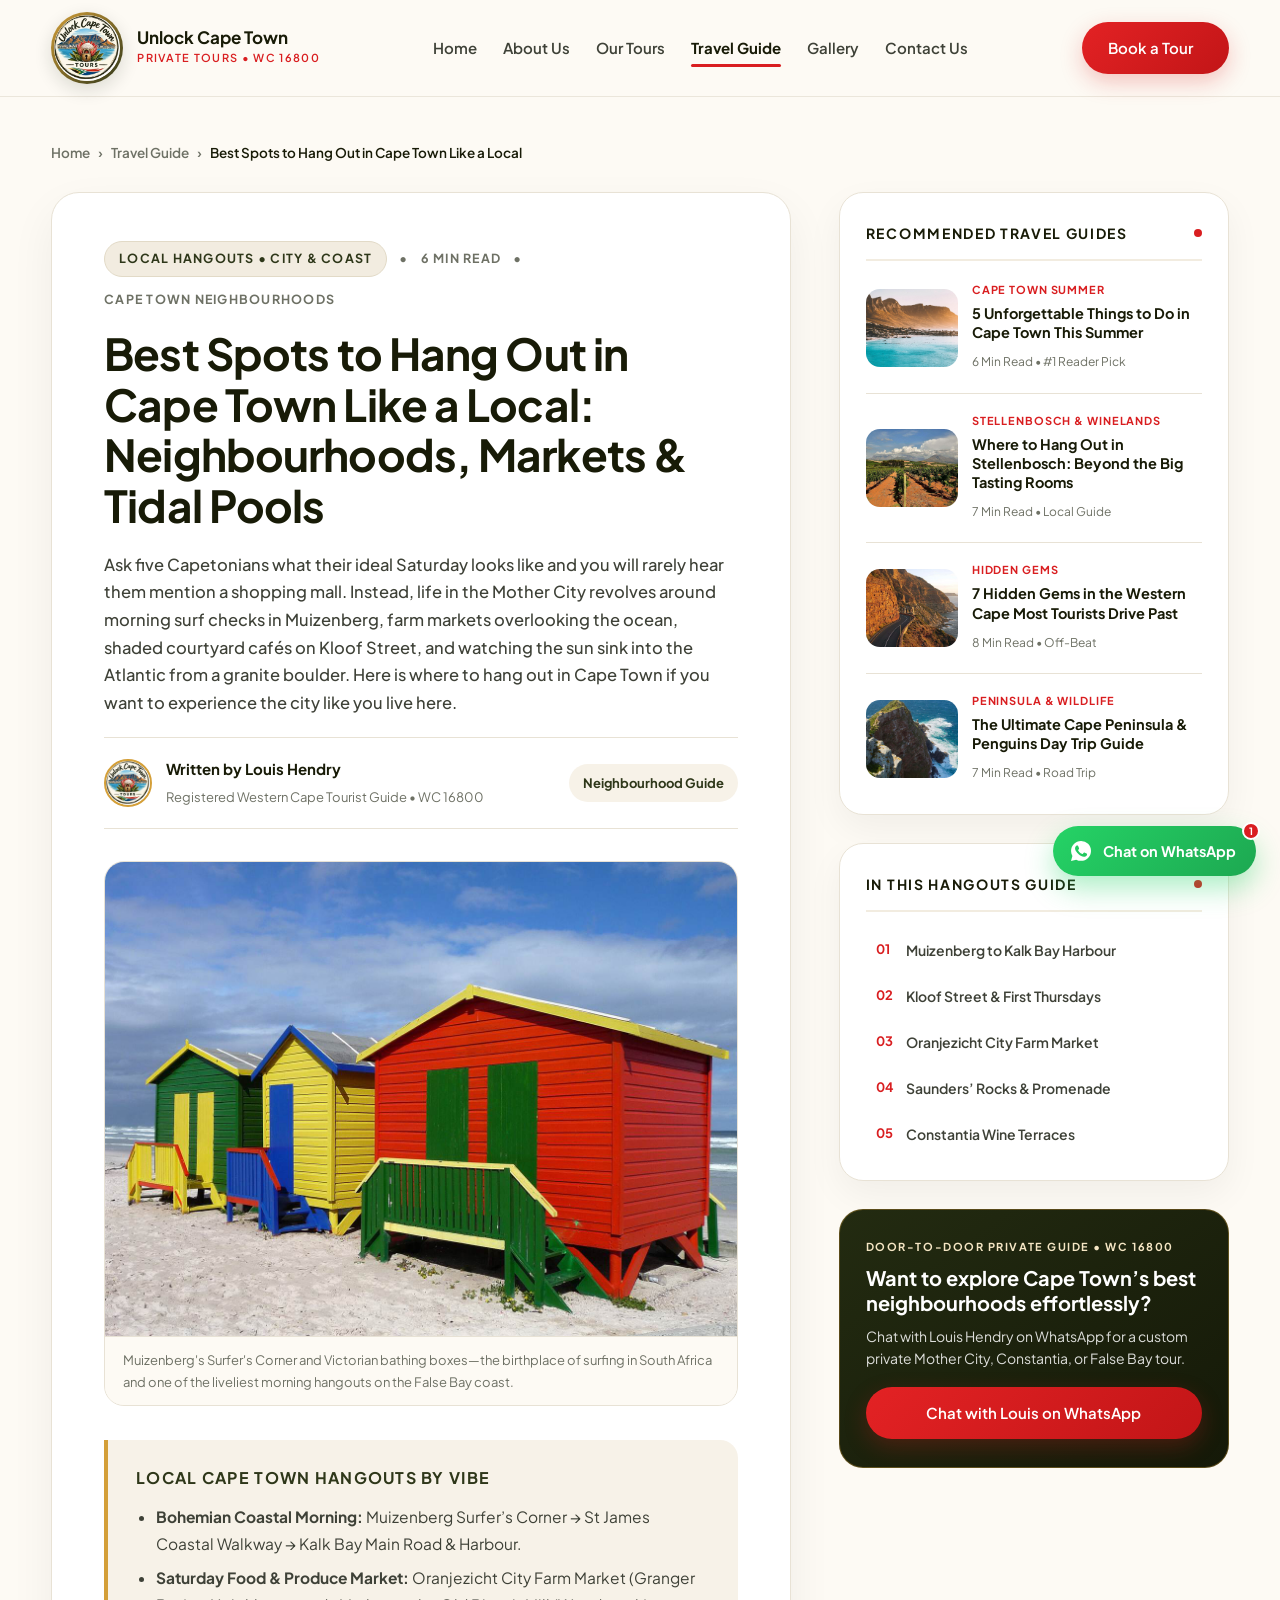
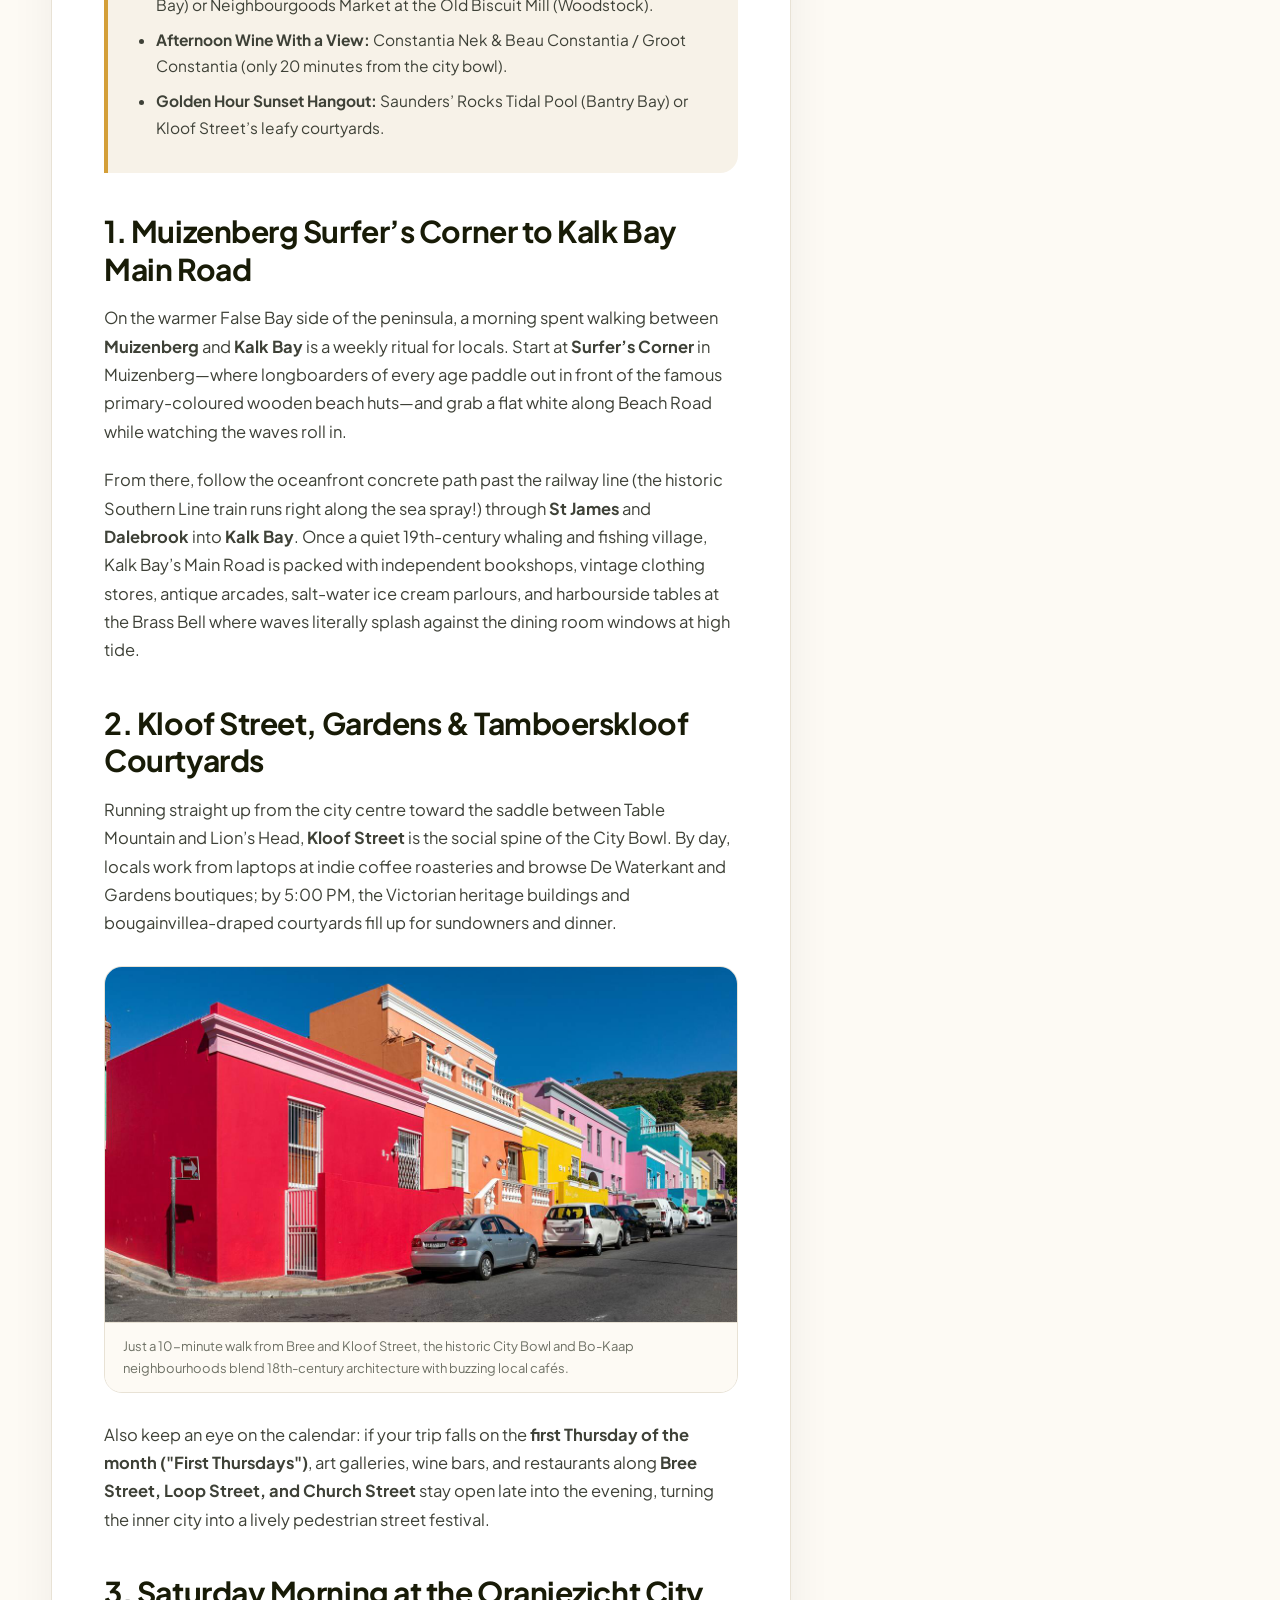
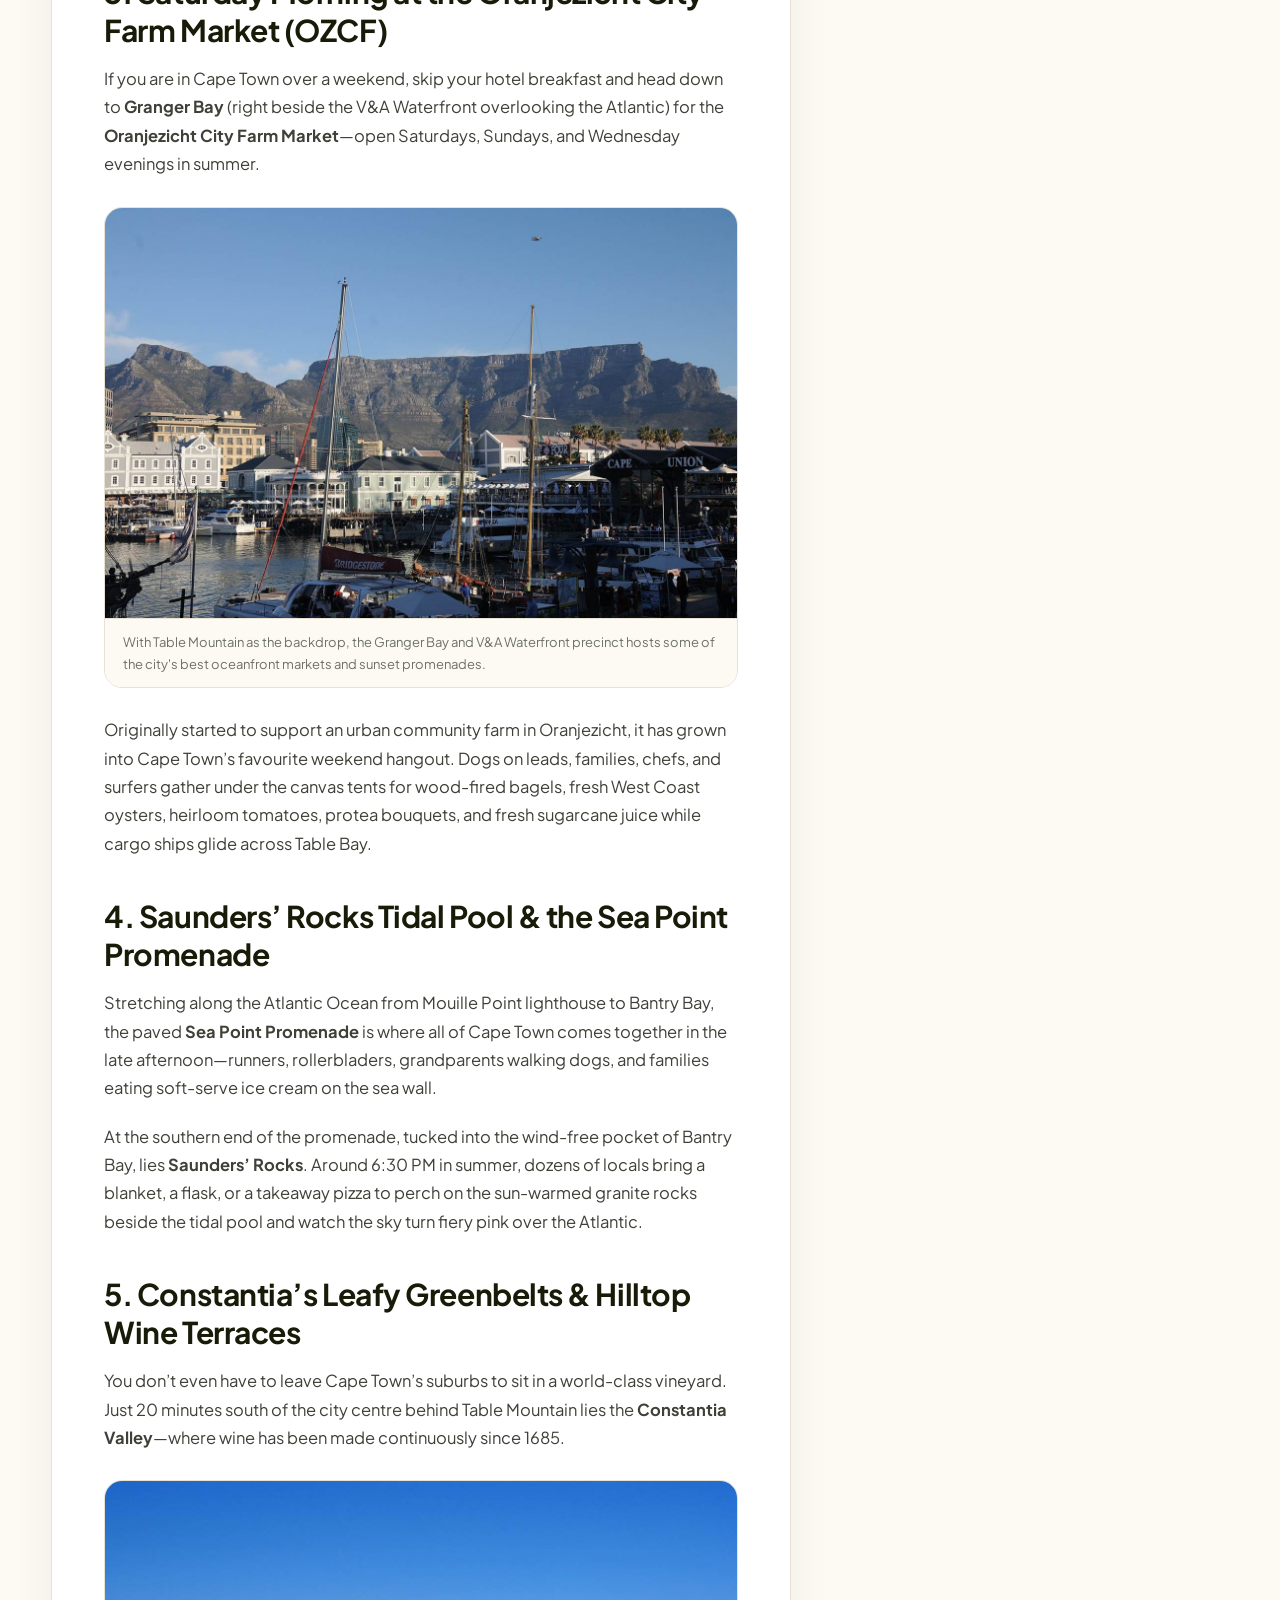
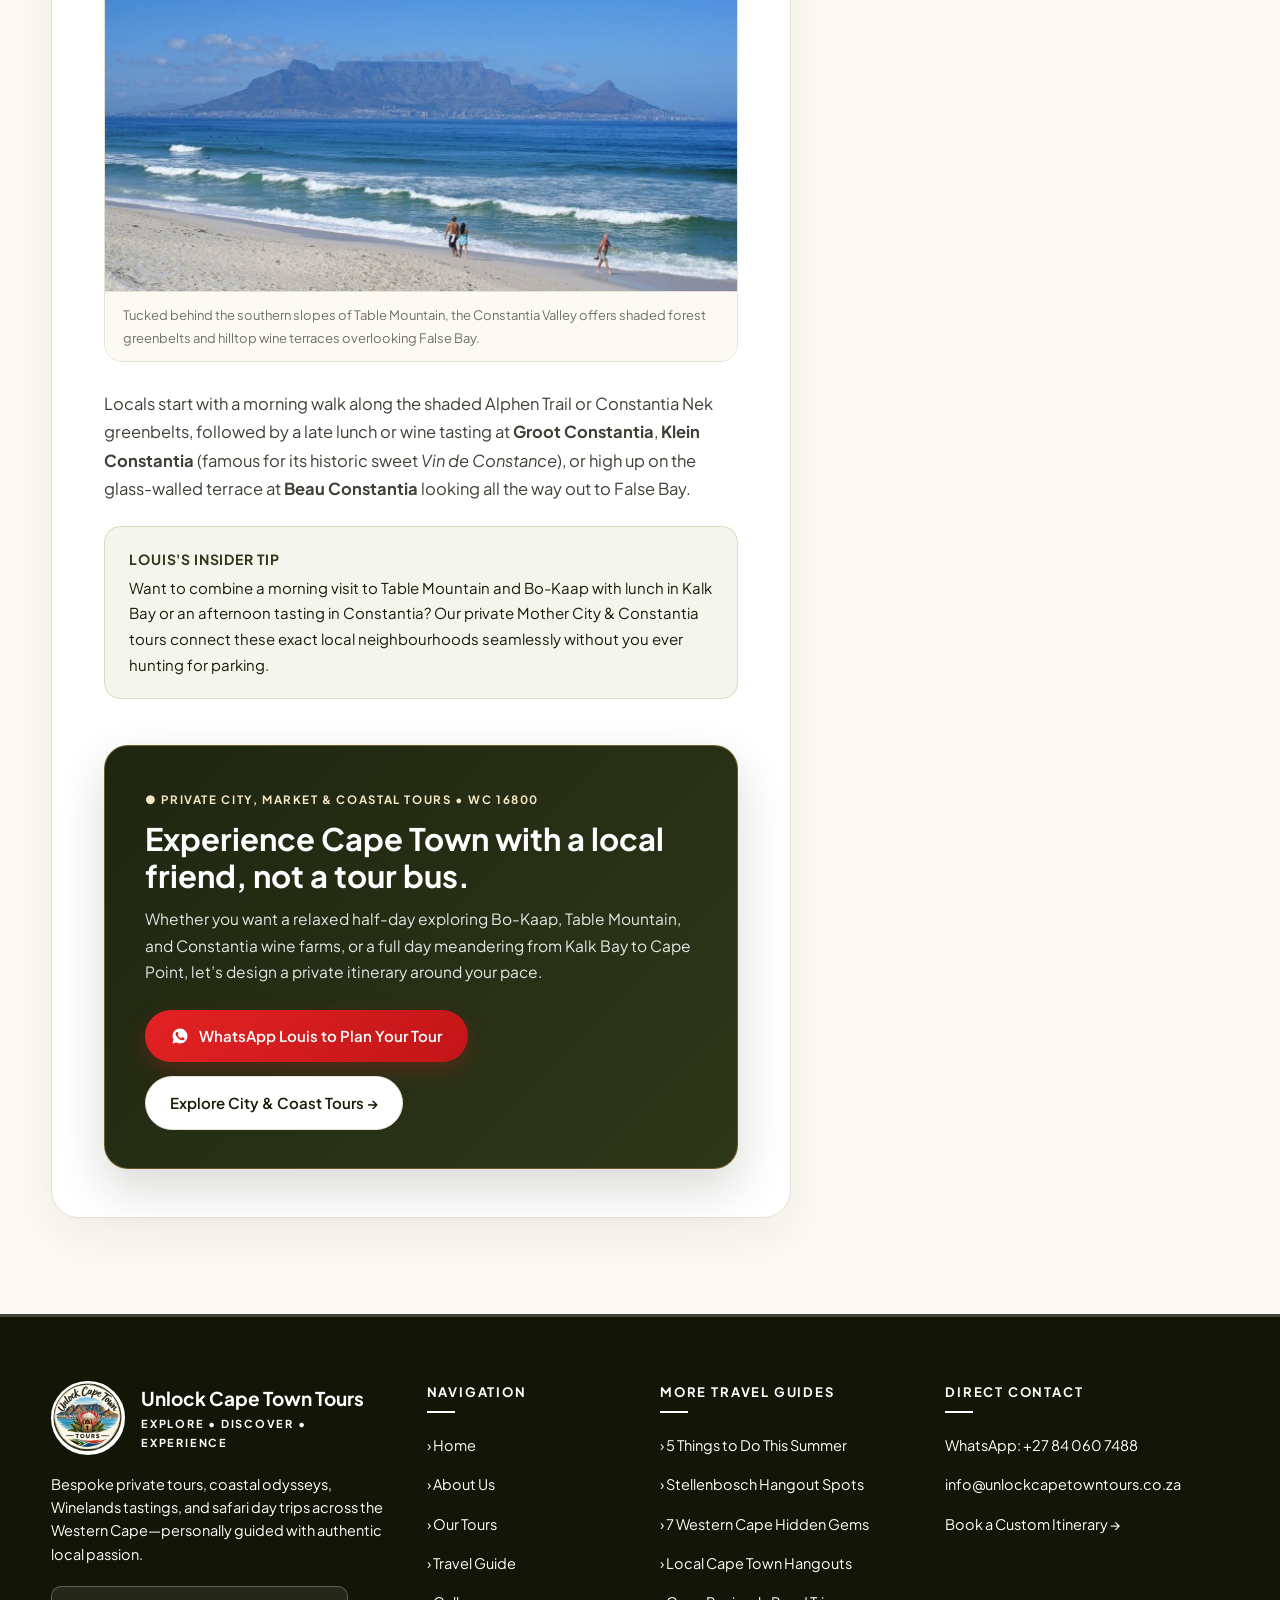
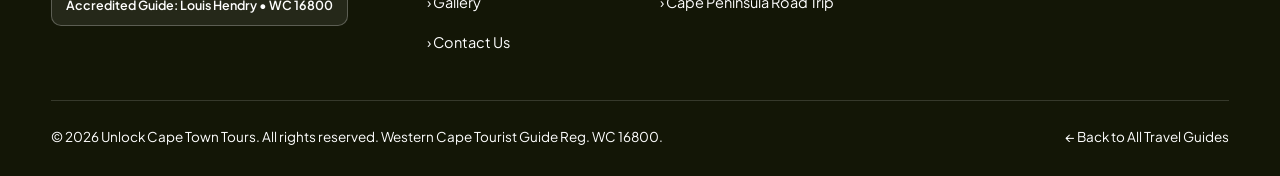
<file: blog-local-hangouts-cape-town.html>
<!DOCTYPE html>
<html lang="en">
<head>
  <meta charset="UTF-8" />
  <meta name="viewport" content="width=device-width, initial-scale=1.0" />
  <title>Best Spots to Hang Out in Cape Town Like a Local (Neighbourhoods &amp; Markets) | Unlock Cape Town Tours</title>
  <meta name="description" content="Where do locals actually hang out in Cape Town? Accredited guide Louis Hendry (WC 16800) shares the best local spots—from Kalk Bay and Muizenberg to Kloof Street courtyards, Oranjezicht Market, and Saunders' Rocks." />
  <meta name="keywords" content="spots to hang out in Cape Town, where locals go in Cape Town, Kalk Bay and Muizenberg, Kloof Street restaurants, Oranjezicht City Farm Market, Saunders Rocks tidal pool" />
  <meta property="og:title" content="Best Spots to Hang Out in Cape Town Like a Local: Neighbourhoods, Markets &amp; Tidal Pools" />
  <meta property="og:description" content="Discover where Capetonians spend their weekends: bohemian Kalk Bay, Kloof Street courtyards, Saturday farm markets, and sunset tidal pools." />
  <meta property="og:image" content="assets/images/muizenberg-huts.jpg" />
  <meta property="og:type" content="article" />
  <link rel="icon" type="image/png" href="assets/logo.png" />

  <!-- Google Fonts -->
  <link rel="preconnect" href="https://fonts.googleapis.com" />
  <link rel="preconnect" href="https://fonts.gstatic.com" crossorigin />
  <link href="https://fonts.googleapis.com/css2?family=Playfair+Display:ital,wght@0,600;0,700;1,500;1,600&family=Plus+Jakarta+Sans:wght@400;500;600;700&display=swap" rel="stylesheet" />

  <!-- JSON-LD BlogPosting Schema for Google SEO -->
  <script type="application/ld+json">
  {
    "@context": "https://schema.org",
    "@type": "BlogPosting",
    "headline": "Best Spots to Hang Out in Cape Town Like a Local: Neighbourhoods, Markets & Tidal Pools",
    "description": "A local guide to the best hangout spots in Cape Town, covering Kalk Bay, Muizenberg Surfer's Corner, Kloof Street, Oranjezicht Market, Saunders' Rocks, and Constantia.",
    "image": "https://www.unlockcapetowntours.co.za/assets/images/muizenberg-huts.jpg",
    "author": {
      "@type": "Person",
      "name": "Louis Hendry",
      "jobTitle": "Accredited Western Cape Tourist Guide (WC 16800)"
    },
    "publisher": {
      "@type": "TravelAgency",
      "name": "Unlock Cape Town Tours",
      "logo": {
        "@type": "ImageObject",
        "url": "https://www.unlockcapetowntours.co.za/assets/logo.png"
      }
    },
    "mainEntityOfPage": {
      "@type": "WebPage",
      "@id": "https://www.unlockcapetowntours.co.za/blog-local-hangouts-cape-town.html"
    }
  }
  </script>

  <style>
    :root {
      --bg-cream: #FDFAF4;
      --bg-cream-alt: #F7F2E8;
      --bg-white: #FFFFFF;
      --olive-dark: #181B07;
      --olive-deep: #131606;
      --olive-banner: #2E3719;
      --olive-soft: #3D4823;
      --red-brand: #D91E20;
      --red-hover: #B51517;
      --gold-accent: #D49F38;
      --gold-soft: #F5E6C4;
      --text-body: #3E4137;
      --text-muted: #6E7165;
      --border-light: #E8E2D5;
      --badge-beige: #F2ECE0;
      --font-sans: 'Plus Jakarta Sans', -apple-system, BlinkMacSystemFont, sans-serif;
      --font-serif: 'Playfair Display', Georgia, serif;
    }

    *, *::before, *::after {
      box-sizing: border-box;
      margin: 0;
      padding: 0;
    }

    html {
      scroll-behavior: smooth;
    }

    body {
      font-family: var(--font-sans);
      background-color: var(--bg-cream);
      color: var(--olive-dark);
      line-height: 1.72;
      font-size: 16.5px;
      -webkit-font-smoothing: antialiased;
      overflow-x: hidden;
    }

    a {
      text-decoration: none;
      color: inherit;
      transition: all 0.25s ease;
    }

    img {
      display: block;
      max-width: 100%;
    }

    .container {
      max-width: 1320px;
      width: 92%;
      margin: 0 auto;
    }

    .serif-accent {
      font-family: var(--font-serif);
      font-style: italic;
      font-weight: 600;
    }

    .wa-official-icon {
      fill: currentColor !important;
      stroke: none !important;
      flex-shrink: 0;
    }

    .btn-red {
      display: inline-flex;
      align-items: center;
      justify-content: center;
      gap: 10px;
      background: linear-gradient(135deg, #E32224 0%, #C21517 100%);
      color: #FFFFFF;
      font-weight: 600;
      font-size: 15px;
      padding: 13px 26px;
      border-radius: 999px;
      border: none;
      cursor: pointer;
      box-shadow: 0 8px 22px rgba(217, 30, 32, 0.25);
      transition: all 0.25s ease;
      white-space: nowrap;
    }

    .btn-red:hover {
      background: linear-gradient(135deg, #C9181A 0%, #A31012 100%);
      transform: translateY(-2px);
      box-shadow: 0 12px 28px rgba(217, 30, 32, 0.35);
    }

    .btn-outline-dark {
      display: inline-flex;
      align-items: center;
      justify-content: center;
      gap: 10px;
      background: #FFFFFF;
      color: var(--olive-dark);
      font-weight: 600;
      font-size: 15px;
      padding: 13px 24px;
      border-radius: 999px;
      border: 1.5px solid var(--border-light);
      transition: all 0.25s ease;
    }

    .btn-outline-dark:hover {
      border-color: var(--olive-dark);
      background: var(--badge-beige);
    }

    /* ==================== HEADER ==================== */
    .site-header {
      background-color: rgba(253, 250, 244, 0.96);
      backdrop-filter: blur(12px);
      padding: 12px 0;
      position: sticky;
      top: 0;
      z-index: 1000;
      border-bottom: 1px solid rgba(232, 226, 213, 0.8);
    }

    .header-inner {
      display: flex;
      align-items: center;
      justify-content: space-between;
      gap: 20px;
      position: relative;
    }

    .header-brand {
      display: flex;
      align-items: center;
      gap: 14px;
      flex-shrink: 0;
    }

    .header-logo-wrap {
      width: 72px;
      height: 72px;
      border-radius: 50%;
      padding: 3px;
      background: linear-gradient(135deg, var(--gold-accent), var(--olive-banner));
      box-shadow: 0 6px 18px rgba(24, 27, 7, 0.14);
      flex-shrink: 0;
    }

    .header-logo {
      width: 100%;
      height: 100%;
      border-radius: 50%;
      object-fit: cover;
      background-color: var(--bg-cream);
    }

    .header-brand-text {
      display: flex;
      flex-direction: column;
    }

    .header-brand-name {
      font-size: 17px;
      font-weight: 700;
      color: var(--olive-dark);
      line-height: 1.15;
    }

    .header-brand-sub {
      font-size: 11px;
      font-weight: 600;
      letter-spacing: 0.12em;
      text-transform: uppercase;
      color: var(--red-brand);
      margin-top: 2px;
    }

    .main-nav {
      display: flex;
      align-items: center;
      gap: 26px;
    }

    .main-nav a {
      font-size: 15px;
      font-weight: 600;
      color: var(--text-body);
      padding: 6px 0;
      position: relative;
    }

    .main-nav a::after {
      content: '';
      position: absolute;
      left: 0;
      bottom: 0;
      width: 0;
      height: 2.5px;
      background-color: var(--red-brand);
      border-radius: 2px;
      transition: width 0.25s ease;
    }

    .main-nav a.active {
      color: var(--olive-dark);
      font-weight: 700;
    }

    .main-nav a.active::after,
    .main-nav a:hover::after {
      width: 100%;
    }

    .header-actions {
      display: flex;
      align-items: center;
      gap: 12px;
    }

    .mobile-menu-toggle {
      display: none;
      width: 44px;
      height: 44px;
      border-radius: 12px;
      border: 1px solid var(--border-light);
      background: #FFFFFF;
      color: var(--olive-dark);
      align-items: center;
      justify-content: center;
      cursor: pointer;
    }

    /* ==================== BLOG POST LAYOUT ==================== */
    .blog-page-wrap {
      padding: 44px 0 96px;
    }

    .breadcrumb-bar {
      display: flex;
      align-items: center;
      flex-wrap: wrap;
      gap: 8px;
      font-size: 13.5px;
      font-weight: 600;
      color: var(--text-muted);
      margin-bottom: 28px;
    }

    .breadcrumb-bar a:hover {
      color: var(--red-brand);
    }

    .breadcrumb-bar .current {
      color: var(--olive-dark);
    }

    .blog-layout-grid {
      display: grid;
      grid-template-columns: minmax(0, 1fr) 390px;
      gap: 48px;
      align-items: start;
    }

    .blog-article {
      background: #FFFFFF;
      border-radius: 28px;
      border: 1px solid var(--border-light);
      padding: 48px 52px;
      box-shadow: 0 18px 46px rgba(24, 27, 7, 0.06);
    }

    .article-eyebrow {
      display: flex;
      align-items: center;
      flex-wrap: wrap;
      gap: 12px;
      margin-bottom: 18px;
      font-size: 12.5px;
      font-weight: 700;
      text-transform: uppercase;
      letter-spacing: 0.1em;
      color: var(--text-muted);
    }

    .article-badge {
      background: var(--badge-beige);
      color: var(--olive-banner);
      padding: 6px 14px;
      border-radius: 999px;
      border: 1px solid #E2DAC7;
    }

    .blog-article h1 {
      font-size: clamp(30px, 3.6vw, 44px);
      font-weight: 700;
      line-height: 1.15;
      letter-spacing: -0.02em;
      color: var(--olive-dark);
      margin-bottom: 20px;
    }

    .article-lead {
      font-size: 18.5px;
      color: var(--text-body);
      line-height: 1.68;
      margin-bottom: 26px;
      font-weight: 500;
    }

    .article-byline {
      display: flex;
      align-items: center;
      justify-content: space-between;
      flex-wrap: wrap;
      gap: 16px;
      padding: 18px 0;
      border-top: 1px solid var(--border-light);
      border-bottom: 1px solid var(--border-light);
      margin-bottom: 32px;
    }

    .byline-left {
      display: flex;
      align-items: center;
      gap: 14px;
    }

    .byline-left img {
      width: 48px;
      height: 48px;
      border-radius: 50%;
      object-fit: cover;
      border: 2px solid var(--gold-accent);
    }

    .byline-left strong {
      display: block;
      font-size: 15px;
      color: var(--olive-dark);
    }

    .byline-left span {
      font-size: 13px;
      color: var(--text-muted);
    }

    .byline-share {
      font-size: 13px;
      font-weight: 700;
      color: var(--olive-banner);
      background: var(--bg-cream-alt);
      padding: 8px 14px;
      border-radius: 999px;
    }

    .article-hero-figure {
      margin-bottom: 34px;
      border-radius: 20px;
      overflow: hidden;
      border: 1px solid var(--border-light);
      background: var(--bg-cream);
    }

    .article-hero-figure img {
      width: 100%;
      max-height: 480px;
      object-fit: cover;
    }

    .article-hero-figure figcaption,
    .article-inline-figure figcaption {
      padding: 12px 18px;
      font-size: 13px;
      color: var(--text-muted);
      background: var(--bg-cream);
      border-top: 1px solid var(--border-light);
    }

    .quick-takeaways {
      background: var(--bg-cream-alt);
      border-left: 4px solid var(--gold-accent);
      border-radius: 0 18px 18px 0;
      padding: 24px 28px;
      margin-bottom: 36px;
    }

    .quick-takeaways h3 {
      font-size: 16px;
      font-weight: 700;
      text-transform: uppercase;
      letter-spacing: 0.08em;
      color: var(--olive-banner);
      margin-bottom: 12px;
    }

    .quick-takeaways ul {
      padding-left: 20px;
      color: var(--text-body);
      font-size: 15.5px;
    }

    .quick-takeaways li {
      margin-bottom: 8px;
    }

    .blog-article h2 {
      font-size: clamp(23px, 2.5vw, 30px);
      font-weight: 700;
      color: var(--olive-dark);
      margin: 40px 0 16px;
      line-height: 1.25;
      letter-spacing: -0.015em;
    }

    .blog-article p {
      color: var(--text-body);
      margin-bottom: 20px;
      font-size: 16.5px;
    }

    .article-inline-figure {
      margin: 28px 0;
      border-radius: 18px;
      overflow: hidden;
      border: 1px solid var(--border-light);
    }

    .article-inline-figure img {
      width: 100%;
      max-height: 410px;
      object-fit: cover;
    }

    .local-tip-box {
      background: #F4F6EE;
      border: 1px solid #D5DEC2;
      border-radius: 16px;
      padding: 20px 24px;
      margin: 22px 0 28px;
      font-size: 15px;
      color: var(--olive-dark);
    }

    .local-tip-box strong {
      color: var(--olive-banner);
      display: block;
      margin-bottom: 4px;
      font-size: 14px;
      text-transform: uppercase;
      letter-spacing: 0.06em;
    }

    .article-cta-box {
      margin-top: 46px;
      background: linear-gradient(135deg, #1E2610 0%, #2E3719 100%);
      color: #FFFFFF;
      border-radius: 24px;
      padding: 38px 40px;
      border: 1px solid rgba(212, 159, 56, 0.4);
      box-shadow: 0 20px 48px rgba(19, 22, 6, 0.16);
    }

    .article-cta-box .cta-tag {
      display: inline-block;
      font-size: 11.5px;
      font-weight: 700;
      text-transform: uppercase;
      letter-spacing: 0.14em;
      color: var(--gold-soft);
      margin-bottom: 10px;
    }

    .article-cta-box h3 {
      font-size: clamp(24px, 2.6vw, 31px);
      font-weight: 700;
      line-height: 1.2;
      margin-bottom: 12px;
      color: #FFFFFF;
    }

    .article-cta-box p {
      color: rgba(255, 255, 255, 0.88);
      font-size: 15.5px;
      margin-bottom: 24px;
    }

    .article-cta-buttons {
      display: flex;
      align-items: center;
      flex-wrap: wrap;
      gap: 14px;
    }

    /* ==================== STICKY SIDEBAR ==================== */
    .blog-sidebar {
      position: sticky;
      top: 108px;
      display: flex;
      flex-direction: column;
      gap: 28px;
    }

    .sidebar-card {
      background: #FFFFFF;
      border-radius: 24px;
      border: 1px solid var(--border-light);
      padding: 28px 26px;
      box-shadow: 0 14px 36px rgba(24, 27, 7, 0.05);
    }

    .sidebar-title {
      font-size: 14px;
      font-weight: 700;
      text-transform: uppercase;
      letter-spacing: 0.12em;
      color: var(--olive-dark);
      padding-bottom: 14px;
      margin-bottom: 20px;
      border-bottom: 2px solid var(--badge-beige);
      display: flex;
      align-items: center;
      justify-content: space-between;
    }

    .sidebar-title span.dot {
      width: 8px;
      height: 8px;
      border-radius: 50%;
      background: var(--red-brand);
    }

    .recommended-list {
      display: flex;
      flex-direction: column;
      gap: 18px;
    }

    .rec-blog-item {
      display: grid;
      grid-template-columns: 92px 1fr;
      gap: 14px;
      align-items: center;
      padding-bottom: 18px;
      border-bottom: 1px solid var(--border-light);
    }

    .rec-blog-item:last-child {
      padding-bottom: 0;
      border-bottom: none;
    }

    .rec-blog-thumb {
      width: 92px;
      height: 78px;
      border-radius: 14px;
      overflow: hidden;
      flex-shrink: 0;
    }

    .rec-blog-thumb img {
      width: 100%;
      height: 100%;
      object-fit: cover;
      transition: transform 0.35s ease;
    }

    .rec-blog-item:hover .rec-blog-thumb img {
      transform: scale(1.08);
    }

    .rec-blog-info .rec-cat {
      display: block;
      font-size: 11px;
      font-weight: 700;
      text-transform: uppercase;
      letter-spacing: 0.08em;
      color: var(--red-brand);
      margin-bottom: 4px;
    }

    .rec-blog-info h4 {
      font-size: 14.5px;
      font-weight: 700;
      line-height: 1.32;
      color: var(--olive-dark);
      margin-bottom: 4px;
      transition: color 0.2s ease;
    }

    .rec-blog-item:hover .rec-blog-info h4 {
      color: var(--red-brand);
    }

    .rec-blog-info .rec-time {
      font-size: 12px;
      color: var(--text-muted);
    }

    .toc-list {
      list-style: none;
      display: flex;
      flex-direction: column;
      gap: 10px;
    }

    .toc-list a {
      display: flex;
      align-items: flex-start;
      gap: 10px;
      font-size: 14px;
      font-weight: 600;
      color: var(--text-body);
      padding: 6px 10px;
      border-radius: 10px;
    }

    .toc-list a:hover {
      background: var(--bg-cream-alt);
      color: var(--olive-dark);
    }

    .toc-num {
      color: var(--red-brand);
      font-weight: 700;
      font-size: 13px;
      min-width: 20px;
    }

    .sidebar-concierge {
      background: linear-gradient(145deg, #232B11 0%, #151908 100%);
      color: #FFFFFF;
      border-radius: 24px;
      padding: 28px 26px;
      border: 1px solid rgba(212, 159, 56, 0.35);
    }

    .sidebar-concierge h4 {
      font-size: 20px;
      font-weight: 700;
      line-height: 1.25;
      margin-bottom: 10px;
    }

    .sidebar-concierge p {
      font-size: 14px;
      color: rgba(255, 255, 255, 0.85);
      line-height: 1.58;
      margin-bottom: 18px;
    }

    /* ==================== FOOTER ==================== */
    .site-footer {
      background-color: var(--olive-deep);
      color: #FFFFFF;
      padding: 64px 0 28px;
      border-top: 3px solid rgba(255, 255, 255, 0.2);
    }

    .footer-grid {
      display: grid;
      grid-template-columns: 1.3fr 0.75fr 0.95fr 1.1fr;
      gap: 40px;
      padding-bottom: 44px;
      border-bottom: 1px solid rgba(255, 255, 255, 0.15);
    }

    .footer-brand-head {
      display: flex;
      align-items: center;
      gap: 16px;
      margin-bottom: 18px;
    }

    .footer-brand-head img {
      width: 74px;
      height: 74px;
      border-radius: 50%;
      object-fit: cover;
      border: 2px solid #FFFFFF;
      background: var(--bg-cream);
    }

    .footer-brand-title {
      font-size: 19px;
      font-weight: 700;
      color: #FFFFFF;
    }

    .footer-brand-sub {
      font-size: 11px;
      font-weight: 700;
      letter-spacing: 0.16em;
      text-transform: uppercase;
      color: #FFFFFF;
    }

    .footer-bio {
      font-size: 14.5px;
      color: #FFFFFF;
      line-height: 1.62;
      margin-bottom: 20px;
    }

    .footer-accreditation {
      display: inline-flex;
      align-items: center;
      gap: 8px;
      padding: 8px 14px;
      border-radius: 10px;
      background: rgba(255, 255, 255, 0.08);
      border: 1px solid rgba(255, 255, 255, 0.25);
      color: #FFFFFF;
      font-size: 12.5px;
      font-weight: 600;
    }

    .footer-col-title {
      font-size: 13px;
      font-weight: 700;
      text-transform: uppercase;
      letter-spacing: 0.14em;
      color: #FFFFFF;
      margin-bottom: 18px;
      position: relative;
      padding-bottom: 10px;
    }

    .footer-col-title::after {
      content: '';
      position: absolute;
      left: 0;
      bottom: 0;
      width: 28px;
      height: 2px;
      background-color: #FFFFFF;
    }

    .footer-links {
      list-style: none;
      display: flex;
      flex-direction: column;
      gap: 11px;
    }

    .footer-links a {
      font-size: 14.5px;
      color: #FFFFFF;
    }

    .footer-bottom {
      padding-top: 24px;
      display: flex;
      align-items: center;
      justify-content: space-between;
      flex-wrap: wrap;
      gap: 16px;
      font-size: 13.5px;
      color: #FFFFFF;
    }

    .nav-mobile-cta {
      display: none;
    }

    .nav-mobile-cta {
      display: none;
    }

    /* ==================== FLOATING WHATSAPP CHATBOT ==================== */
    .wa-chatbot {
      position: fixed;
      bottom: 24px;
      right: 24px;
      z-index: 9999;
      font-family: var(--font-sans);
    }

    .wa-chat-window {
      position: absolute;
      bottom: 76px;
      right: 0;
      width: 360px;
      max-width: calc(100vw - 32px);
      background: #FFFFFF;
      border-radius: 22px;
      box-shadow: 0 22px 54px rgba(15, 20, 8, 0.26);
      border: 1px solid rgba(232, 226, 213, 0.9);
      overflow: hidden;
      opacity: 0;
      visibility: hidden;
      transform: translateY(16px) scale(0.96);
      transform-origin: bottom right;
      transition: all 0.28s cubic-bezier(0.16, 1, 0.3, 1);
    }

    .wa-chatbot.open .wa-chat-window {
      opacity: 1;
      visibility: visible;
      transform: translateY(0) scale(1);
    }

    .wa-chat-header {
      background: linear-gradient(135deg, #1E2610 0%, #2E3719 100%);
      color: #FFFFFF;
      padding: 16px 18px;
      display: flex;
      align-items: center;
      justify-content: space-between;
      gap: 12px;
      border-bottom: 2px solid var(--gold-accent);
    }

    .wa-chat-profile {
      display: flex;
      align-items: center;
      gap: 12px;
    }

    .wa-chat-avatar-wrap {
      position: relative;
      width: 46px;
      height: 46px;
      flex-shrink: 0;
    }

    .wa-chat-avatar-wrap img {
      width: 100%;
      height: 100%;
      border-radius: 50%;
      object-fit: cover;
      border: 2px solid var(--gold-accent);
      background: var(--bg-cream);
    }

    .wa-online-dot {
      position: absolute;
      bottom: 1px;
      right: 1px;
      width: 12px;
      height: 12px;
      border-radius: 50%;
      background-color: #25D366;
      border: 2px solid #1E2610;
    }

    .wa-chat-profile-info strong {
      display: block;
      font-size: 15px;
      font-weight: 700;
      color: #FFFFFF;
      line-height: 1.2;
    }

    .wa-chat-profile-info span {
      font-size: 11.5px;
      color: var(--gold-soft);
      font-weight: 500;
    }

    .wa-chat-close {
      background: rgba(255, 255, 255, 0.12);
      border: none;
      color: #FFFFFF;
      width: 30px;
      height: 30px;
      border-radius: 50%;
      cursor: pointer;
      display: flex;
      align-items: center;
      justify-content: center;
      font-size: 18px;
    }

    .wa-chat-body {
      background-color: #F4EFE6;
      padding: 18px 16px 14px;
      max-height: 320px;
      overflow-y: auto;
    }

    .wa-msg-bubble {
      background: #FFFFFF;
      border-radius: 4px 16px 16px 16px;
      padding: 12px 14px;
      box-shadow: 0 4px 12px rgba(0, 0, 0, 0.05);
      font-size: 13.5px;
      color: var(--olive-dark);
      line-height: 1.5;
      margin-bottom: 14px;
      border: 1px solid #E8E2D5;
    }

    .wa-msg-sender {
      font-size: 11px;
      font-weight: 700;
      color: var(--olive-banner);
      margin-bottom: 4px;
      display: flex;
      align-items: center;
      justify-content: space-between;
    }

    .wa-quick-label {
      font-size: 11px;
      font-weight: 700;
      text-transform: uppercase;
      letter-spacing: 0.1em;
      color: var(--text-muted);
      margin-bottom: 8px;
      display: block;
    }

    .wa-quick-chips {
      display: flex;
      flex-wrap: wrap;
      gap: 7px;
    }

    .wa-chip {
      background: #FFFFFF;
      border: 1px solid #DED6C6;
      border-radius: 999px;
      padding: 6px 12px;
      font-size: 12px;
      font-weight: 600;
      color: var(--olive-dark);
      cursor: pointer;
      transition: all 0.2s ease;
      font-family: inherit;
    }

    .wa-chip:hover {
      background: var(--olive-banner);
      color: #FFFFFF;
      border-color: var(--olive-banner);
    }

    .wa-chat-footer {
      padding: 12px 14px;
      background: #FFFFFF;
      border-top: 1px solid #ECE6DA;
      display: flex;
      align-items: center;
      gap: 8px;
    }

    .wa-chat-input {
      flex: 1;
      border: 1px solid #DFD8C8;
      background: var(--bg-cream);
      border-radius: 999px;
      padding: 10px 14px;
      font-size: 14px;
      font-family: inherit;
      color: var(--olive-dark);
      outline: none;
    }

    .wa-chat-send {
      width: 40px;
      height: 40px;
      border-radius: 50%;
      background: #25D366;
      color: #FFFFFF;
      border: none;
      cursor: pointer;
      display: flex;
      align-items: center;
      justify-content: center;
      flex-shrink: 0;
    }

    .wa-launcher {
      display: inline-flex;
      align-items: center;
      gap: 10px;
      background: linear-gradient(135deg, #25D366 0%, #1DA851 100%);
      color: #FFFFFF;
      border: none;
      border-radius: 999px;
      padding: 13px 20px 13px 16px;
      font-family: inherit;
      font-size: 14.5px;
      font-weight: 700;
      cursor: pointer;
      box-shadow: 0 12px 28px rgba(37, 211, 102, 0.38);
      transition: all 0.25s ease;
      position: relative;
    }

    .wa-launcher svg {
      width: 24px;
      height: 24px;
    }

    .wa-launcher-badge {
      position: absolute;
      top: -4px;
      right: -4px;
      width: 18px;
      height: 18px;
      border-radius: 50%;
      background: var(--red-brand);
      color: #FFFFFF;
      font-size: 10px;
      font-weight: 700;
      display: flex;
      align-items: center;
      justify-content: center;
      border: 2px solid #FFFFFF;
    }

    @media (max-width: 1080px) {
      .blog-layout-grid {
        grid-template-columns: 1fr;
      }
      .blog-sidebar {
        position: static;
      }
      .footer-grid {
        grid-template-columns: 1fr 1fr;
      }
    }

    @media (max-width: 900px) {
      .mobile-menu-toggle {
        display: inline-flex;
      }
      .header-cta-desktop {
        display: none;
      }
      .main-nav {
        position: absolute;
        top: calc(100% + 12px);
        left: 0;
        right: 0;
        background: #FFFFFF;
        border: 1px solid var(--border-light);
        border-radius: 20px;
        box-shadow: 0 20px 48px rgba(24, 27, 7, 0.16);
        padding: 20px;
        flex-direction: column;
        align-items: stretch;
        gap: 6px;
        opacity: 0;
        visibility: hidden;
        transform: translateY(-10px);
        transition: all 0.25s ease;
        z-index: 1001;
      }
      .main-nav.open {
        opacity: 1;
        visibility: visible;
        transform: translateY(0);
      }
      .main-nav a {
        padding: 12px 16px;
        border-radius: 12px;
        font-size: 16px;
      }
      .main-nav a::after {
        display: none;
      }
      .main-nav a.active,
      .main-nav a:hover {
        background: var(--badge-beige);
      }
      .main-nav a.nav-mobile-cta {
        display: inline-flex;
        align-items: center;
        justify-content: center;
        gap: 8px;
        margin-top: 8px;
        background-color: var(--red-brand);
        color: #FFFFFF !important;
        font-weight: 700;
        text-align: center;
        box-shadow: 0 8px 20px rgba(227, 28, 19, 0.25);
      }
      .main-nav a.nav-mobile-cta:hover {
        background-color: var(--red-hover);
      }
    }

    @media (max-width: 680px) {
      .container {
        width: 100%;
        padding: 0 20px;
      }
      .site-header {
        padding: 12px 0;
      }
      .header-logo-wrap {
        width: 52px;
        height: 52px;
      }
      .header-brand {
        gap: 11px;
      }
      .header-brand-name {
        font-size: 15.5px;
      }
      .header-brand-sub {
        font-size: 10px;
      }
      .blog-page-wrap {
        padding: 24px 0 56px;
      }
      .breadcrumb-bar {
        margin-bottom: 18px;
        font-size: 12.5px;
        gap: 6px;
      }
      .blog-layout-grid {
        gap: 28px;
      }
      .blog-article {
        padding: 24px 18px;
        border-radius: 20px;
      }
      .article-hero-img,
      .article-hero-figure img,
      .article-inline-figure img,
      .spot-inline-img {
        max-height: 230px;
        border-radius: 14px;
      }
      .article-lead {
        font-size: 16px;
        margin-bottom: 22px;
        padding-bottom: 20px;
      }
      .quick-takeaways {
        padding: 20px 18px;
        border-radius: 16px;
        margin-bottom: 26px;
      }
      .spot-block {
        margin-bottom: 28px;
        padding-bottom: 24px;
      }
      .insider-tip-box {
        padding: 16px 18px;
      }
      .article-cta-box {
        padding: 24px 18px;
        border-radius: 20px;
        margin-top: 28px;
      }
      .article-cta-buttons {
        flex-direction: column;
        align-items: stretch;
        width: 100%;
        gap: 10px;
      }
      .article-cta-buttons a {
        width: 100%;
        justify-content: center;
        white-space: normal;
        text-align: center;
        padding: 13px 18px;
      }
      .sidebar-card,
      .sidebar-concierge {
        padding: 22px 18px;
        border-radius: 20px;
      }
      .rec-blog-item {
        grid-template-columns: 80px 1fr;
        gap: 12px;
      }
      .rec-blog-thumb {
        width: 80px;
        height: 70px;
      }
      .footer-grid {
        grid-template-columns: 1fr;
        gap: 30px;
        padding-bottom: 32px;
      }
      .footer-bottom {
        flex-direction: column;
        align-items: flex-start;
        gap: 12px;
      }
      .wa-chatbot {
        bottom: 16px;
        right: 16px;
      }
      .wa-launcher {
        padding: 12px 16px;
        font-size: 13.5px;
      }
      .wa-chat-input {
        font-size: 16px;
      }
      .site-footer {
        padding: 48px 0 92px;
      }
    }
  </style>
</head>
<body>

  <!-- ==================== HEADER ==================== -->
  <header class="site-header">
    <div class="container header-inner">
      <a href="home2.html" class="header-brand">
        <div class="header-logo-wrap">
          <img src="assets/logo.png" alt="Unlock Cape Town Tours Logo" class="header-logo" />
        </div>
        <div class="header-brand-text">
          <span class="header-brand-name">Unlock Cape Town</span>
          <span class="header-brand-sub">Private Tours • WC 16800</span>
        </div>
      </a>

      <nav class="main-nav" id="mainNav">
        <a href="home2.html">Home</a>
        <a href="about.html">About Us</a>
        <a href="tours.html">Our Tours</a>
        <a href="travel-guide.html" class="active">Travel Guide</a>
        <a href="gallery.html">Gallery</a>
        <a href="contact.html">Contact Us</a>
        <a href="https://wa.me/27840607488?text=Hello%20Louis!%20I%20would%20love%20to%20book%20a%20private%20Cape%20Town%20tour." target="_blank" rel="noopener" class="nav-mobile-cta">Book a Tour on WhatsApp →</a>
      </nav>

      <div class="header-actions">
        <a href="https://wa.me/27840607488?text=Hello%20Louis!%20I%20would%20love%20to%20book%20a%20private%20Cape%20Town%20tour." target="_blank" rel="noopener" class="btn-red header-cta-desktop">
          <span>Book a Tour</span>
          <svg viewBox="0 0 24 24" fill="none" stroke="currentColor" stroke-linecap="round" stroke-linejoin="round"><line x1="5" y1="12" x2="19" y2="12"/><polyline points="12 5 19 12 12 19"/></svg>
        </a>
        <button type="button" class="mobile-menu-toggle" id="mobileMenuToggle" aria-label="Toggle navigation menu" aria-expanded="false">
          <svg width="24" height="24" viewBox="0 0 24 24" fill="none" stroke="currentColor" stroke-width="2.2" stroke-linecap="round"><line x1="3" y1="6" x2="21" y2="6"/><line x1="3" y1="12" x2="21" y2="12"/><line x1="3" y1="18" x2="21" y2="18"/></svg>
        </button>
      </div>
    </div>
  </header>

  <!-- ==================== BLOG CONTENT + RECOMMENDED BLOGS SIDEBAR ==================== -->
  <main class="blog-page-wrap" id="top">
    <div class="container">

      <nav class="breadcrumb-bar" aria-label="Breadcrumb">
        <a href="home2.html">Home</a>
        <span>›</span>
        <a href="travel-guide.html">Travel Guide</a>
        <span>›</span>
        <span class="current">Best Spots to Hang Out in Cape Town Like a Local</span>
      </nav>

      <div class="blog-layout-grid">

        <!-- LEFT: MAIN BLOG ARTICLE -->
        <article class="blog-article">
          <div class="article-eyebrow">
            <span class="article-badge">Local Hangouts • City &amp; Coast</span>
            <span>•</span>
            <span>6 Min Read</span>
            <span>•</span>
            <span>Cape Town Neighbourhoods</span>
          </div>

          <h1>Best Spots to Hang Out in Cape Town Like a Local: Neighbourhoods, Markets &amp; Tidal Pools</h1>

          <p class="article-lead">
            Ask five Capetonians what their ideal Saturday looks like and you will rarely hear them mention a shopping mall. Instead, life in the Mother City revolves around morning surf checks in Muizenberg, farm markets overlooking the ocean, shaded courtyard cafés on Kloof Street, and watching the sun sink into the Atlantic from a granite boulder. Here is where to hang out in Cape Town if you want to experience the city like you live here.
          </p>

          <div class="article-byline">
            <div class="byline-left">
              <img src="assets/logo.png" alt="Louis Hendry - Accredited Tourist Guide" />
              <div>
                <strong>Written by Louis Hendry</strong>
                <span>Registered Western Cape Tourist Guide • WC 16800</span>
              </div>
            </div>
            <span class="byline-share">Neighbourhood Guide</span>
          </div>

          <figure class="article-hero-figure">
            <img src="assets/images/muizenberg-huts.jpg" alt="Iconic brightly painted Victorian beach huts on Muizenberg Beach in Cape Town" />
            <figcaption>Muizenberg's Surfer's Corner and Victorian bathing boxes—the birthplace of surfing in South Africa and one of the liveliest morning hangouts on the False Bay coast.</figcaption>
          </figure>

          <div class="quick-takeaways">
            <h3>Local Cape Town Hangouts By Vibe</h3>
            <ul>
              <li><strong>Bohemian Coastal Morning:</strong> Muizenberg Surfer’s Corner → St James Coastal Walkway → Kalk Bay Main Road &amp; Harbour.</li>
              <li><strong>Saturday Food &amp; Produce Market:</strong> Oranjezicht City Farm Market (Granger Bay) or Neighbourgoods Market at the Old Biscuit Mill (Woodstock).</li>
              <li><strong>Afternoon Wine With a View:</strong> Constantia Nek &amp; Beau Constantia / Groot Constantia (only 20 minutes from the city bowl).</li>
              <li><strong>Golden Hour Sunset Hangout:</strong> Saunders’ Rocks Tidal Pool (Bantry Bay) or Kloof Street’s leafy courtyards.</li>
            </ul>
          </div>

          <h2 id="hang-1">1. Muizenberg Surfer’s Corner to Kalk Bay Main Road</h2>
          <p>
            On the warmer False Bay side of the peninsula, a morning spent walking between <strong>Muizenberg</strong> and <strong>Kalk Bay</strong> is a weekly ritual for locals. Start at <strong>Surfer’s Corner</strong> in Muizenberg—where longboarders of every age paddle out in front of the famous primary-coloured wooden beach huts—and grab a flat white along Beach Road while watching the waves roll in.
          </p>
          <p>
            From there, follow the oceanfront concrete path past the railway line (the historic Southern Line train runs right along the sea spray!) through <strong>St James</strong> and <strong>Dalebrook</strong> into <strong>Kalk Bay</strong>. Once a quiet 19th-century whaling and fishing village, Kalk Bay’s Main Road is packed with independent bookshops, vintage clothing stores, antique arcades, salt-water ice cream parlours, and harbourside tables at the Brass Bell where waves literally splash against the dining room windows at high tide.
          </p>

          <h2 id="hang-2">2. Kloof Street, Gardens &amp; Tamboerskloof Courtyards</h2>
          <p>
            Running straight up from the city centre toward the saddle between Table Mountain and Lion’s Head, <strong>Kloof Street</strong> is the social spine of the City Bowl. By day, locals work from laptops at indie coffee roasteries and browse De Waterkant and Gardens boutiques; by 5:00 PM, the Victorian heritage buildings and bougainvillea-draped courtyards fill up for sundowners and dinner.
          </p>

          <figure class="article-inline-figure">
            <img src="assets/images/bokaap-houses.jpg" alt="Heritage streets and colourful homes in Cape Town's historic City Bowl and Bo-Kaap" />
            <figcaption>Just a 10-minute walk from Bree and Kloof Street, the historic City Bowl and Bo-Kaap neighbourhoods blend 18th-century architecture with buzzing local cafés.</figcaption>
          </figure>

          <p>
            Also keep an eye on the calendar: if your trip falls on the <strong>first Thursday of the month ("First Thursdays")</strong>, art galleries, wine bars, and restaurants along <strong>Bree Street, Loop Street, and Church Street</strong> stay open late into the evening, turning the inner city into a lively pedestrian street festival.
          </p>

          <h2 id="hang-3">3. Saturday Morning at the Oranjezicht City Farm Market (OZCF)</h2>
          <p>
            If you are in Cape Town over a weekend, skip your hotel breakfast and head down to <strong>Granger Bay</strong> (right beside the V&amp;A Waterfront overlooking the Atlantic) for the <strong>Oranjezicht City Farm Market</strong>—open Saturdays, Sundays, and Wednesday evenings in summer.
          </p>

          <figure class="article-inline-figure">
            <img src="assets/images/waterfront-table-mountain.jpg" alt="Cape Town Waterfront harbour with Table Mountain rising in the background" />
            <figcaption>With Table Mountain as the backdrop, the Granger Bay and V&amp;A Waterfront precinct hosts some of the city's best oceanfront markets and sunset promenades.</figcaption>
          </figure>

          <p>
            Originally started to support an urban community farm in Oranjezicht, it has grown into Cape Town’s favourite weekend hangout. Dogs on leads, families, chefs, and surfers gather under the canvas tents for wood-fired bagels, fresh West Coast oysters, heirloom tomatoes, protea bouquets, and fresh sugarcane juice while cargo ships glide across Table Bay.
          </p>

          <h2 id="hang-4">4. Saunders’ Rocks Tidal Pool &amp; the Sea Point Promenade</h2>
          <p>
            Stretching along the Atlantic Ocean from Mouille Point lighthouse to Bantry Bay, the paved <strong>Sea Point Promenade</strong> is where all of Cape Town comes together in the late afternoon—runners, rollerbladers, grandparents walking dogs, and families eating soft-serve ice cream on the sea wall.
          </p>
          <p>
            At the southern end of the promenade, tucked into the wind-free pocket of Bantry Bay, lies <strong>Saunders’ Rocks</strong>. Around 6:30 PM in summer, dozens of locals bring a blanket, a flask, or a takeaway pizza to perch on the sun-warmed granite rocks beside the tidal pool and watch the sky turn fiery pink over the Atlantic.
          </p>

          <h2 id="hang-5">5. Constantia’s Leafy Greenbelts &amp; Hilltop Wine Terraces</h2>
          <p>
            You don’t even have to leave Cape Town’s suburbs to sit in a world-class vineyard. Just 20 minutes south of the city centre behind Table Mountain lies the <strong>Constantia Valley</strong>—where wine has been made continuously since 1685.
          </p>

          <figure class="article-inline-figure">
            <img src="assets/images/table-mountain-bay.jpg" alt="Panoramic view of Table Mountain and the Cape Peninsula mountains" />
            <figcaption>Tucked behind the southern slopes of Table Mountain, the Constantia Valley offers shaded forest greenbelts and hilltop wine terraces overlooking False Bay.</figcaption>
          </figure>

          <p>
            Locals start with a morning walk along the shaded Alphen Trail or Constantia Nek greenbelts, followed by a late lunch or wine tasting at <strong>Groot Constantia</strong>, <strong>Klein Constantia</strong> (famous for its historic sweet <em>Vin de Constance</em>), or high up on the glass-walled terrace at <strong>Beau Constantia</strong> looking all the way out to False Bay.
          </p>

          <div class="local-tip-box">
            <strong>Louis's Insider Tip</strong>
            Want to combine a morning visit to Table Mountain and Bo-Kaap with lunch in Kalk Bay or an afternoon tasting in Constantia? Our private Mother City &amp; Constantia tours connect these exact local neighbourhoods seamlessly without you ever hunting for parking.
          </div>

          <!-- CALL TO ACTION BOX -->
          <div class="article-cta-box">
            <span class="cta-tag">● Private City, Market &amp; Coastal Tours • WC 16800</span>
            <h3>Experience Cape Town with a local friend, not a tour bus.</h3>
            <p>
              Whether you want a relaxed half-day exploring Bo-Kaap, Table Mountain, and Constantia wine farms, or a full day meandering from Kalk Bay to Cape Point, let’s design a private itinerary around your pace.
            </p>
            <div class="article-cta-buttons">
              <a href="https://wa.me/27840607488?text=Hi%20Louis!%20I%20read%20your%20Cape%20Town%20Local%20Hangouts%20blog%20and%20would%20love%20to%20plan%20a%20private%20day%20tour." target="_blank" rel="noopener" class="btn-red">
                <svg class="wa-official-icon" width="18" height="18" viewBox="0 0 24 24"><path d="M12.031 2c-5.516 0-9.969 4.453-9.969 9.969 0 1.761.459 3.479 1.331 4.992L2 22l5.182-1.359c1.466.8 3.116 1.225 4.849 1.226h.004c5.515 0 9.965-4.452 9.965-9.968 0-2.663-1.037-5.167-2.92-7.05A9.905 9.905 0 0 0 12.031 2zm5.821 14.262c-.246.693-1.434 1.326-1.988 1.409-.508.076-1.151.108-1.858-.117-.428-.136-.979-.318-1.685-.623-2.966-1.281-4.902-4.269-5.05-4.467-.148-.198-1.206-1.605-1.206-3.061 0-1.456.763-2.172 1.034-2.468.271-.296.591-.37.788-.37.197 0 .394.002.566.01.182.009.426-.069.665.508.246.593.837 2.049.911 2.197.074.148.123.321.025.518-.099.198-.148.321-.296.494-.148.173-.311.386-.443.518-.148.148-.302.309-.13.605.172.296.766 1.264 1.645 2.047 1.13 1.007 2.083 1.319 2.379 1.467.296.148.468.123.64-.074.173-.198.739-.864.936-1.16.197-.296.394-.247.665-.148.271.099 1.724.813 2.02.961.296.148.493.222.567.346.074.123.074.716-.172 1.409z"/></svg>
                <span>WhatsApp Louis to Plan Your Tour</span>
              </a>
              <a href="tours.html#city" class="btn-outline-dark">
                <span>Explore City &amp; Coast Tours →</span>
              </a>
            </div>
          </div>
        </article>

        <!-- RIGHT SIDEBAR: RECOMMENDED BLOGS -->
        <aside class="blog-sidebar" aria-label="Recommended Travel Guides">

          <div class="sidebar-card">
            <div class="sidebar-title">
              <span>Recommended Travel Guides</span>
              <span class="dot"></span>
            </div>

            <div class="recommended-list">
              <a href="blog-cape-town-summer.html" class="rec-blog-item">
                <div class="rec-blog-thumb">
                  <img src="assets/images/camps-bay-sunset.jpg" alt="5 Things to Do in Cape Town This Summer" />
                </div>
                <div class="rec-blog-info">
                  <span class="rec-cat">Cape Town Summer</span>
                  <h4>5 Unforgettable Things to Do in Cape Town This Summer</h4>
                  <span class="rec-time">6 Min Read • #1 Reader Pick</span>
                </div>
              </a>

              <a href="blog-stellenbosch-hangouts.html" class="rec-blog-item">
                <div class="rec-blog-thumb">
                  <img src="assets/images/winelands-stellenbosch.jpg" alt="Where to Hang Out in Stellenbosch" />
                </div>
                <div class="rec-blog-info">
                  <span class="rec-cat">Stellenbosch &amp; Winelands</span>
                  <h4>Where to Hang Out in Stellenbosch: Beyond the Big Tasting Rooms</h4>
                  <span class="rec-time">7 Min Read • Local Guide</span>
                </div>
              </a>

              <a href="blog-western-cape-hidden-gems.html" class="rec-blog-item">
                <div class="rec-blog-thumb">
                  <img src="assets/images/chapmans-peak-2.jpg" alt="7 Hidden Gems in the Western Cape" />
                </div>
                <div class="rec-blog-info">
                  <span class="rec-cat">Hidden Gems</span>
                  <h4>7 Hidden Gems in the Western Cape Most Tourists Drive Past</h4>
                  <span class="rec-time">8 Min Read • Off-Beat</span>
                </div>
              </a>

              <a href="blog-cape-peninsula-road-trip.html" class="rec-blog-item">
                <div class="rec-blog-thumb">
                  <img src="assets/images/cape-point.jpg" alt="Cape Peninsula and Penguins Day Trip" />
                </div>
                <div class="rec-blog-info">
                  <span class="rec-cat">Peninsula &amp; Wildlife</span>
                  <h4>The Ultimate Cape Peninsula &amp; Penguins Day Trip Guide</h4>
                  <span class="rec-time">7 Min Read • Road Trip</span>
                </div>
              </a>
            </div>
          </div>

          <div class="sidebar-card">
            <div class="sidebar-title">
              <span>In This Hangouts Guide</span>
              <span class="dot"></span>
            </div>
            <ul class="toc-list">
              <li><a href="#hang-1"><span class="toc-num">01</span> Muizenberg to Kalk Bay Harbour</a></li>
              <li><a href="#hang-2"><span class="toc-num">02</span> Kloof Street &amp; First Thursdays</a></li>
              <li><a href="#hang-3"><span class="toc-num">03</span> Oranjezicht City Farm Market</a></li>
              <li><a href="#hang-4"><span class="toc-num">04</span> Saunders’ Rocks &amp; Promenade</a></li>
              <li><a href="#hang-5"><span class="toc-num">05</span> Constantia Wine Terraces</a></li>
            </ul>
          </div>

          <div class="sidebar-concierge">
            <div style="font-size:11px;font-weight:700;letter-spacing:0.14em;text-transform:uppercase;color:var(--gold-soft);margin-bottom:8px;">
              Door-to-Door Private Guide • WC 16800
            </div>
            <h4>Want to explore Cape Town’s best neighbourhoods effortlessly?</h4>
            <p>
              Chat with Louis Hendry on WhatsApp for a custom private Mother City, Constantia, or False Bay tour.
            </p>
            <a href="https://wa.me/27840607488?text=Hi%20Louis!%20I'd%20love%20to%20plan%20a%20private%20Cape%20Town%20neighbourhoods%20and%20coastal%20tour." target="_blank" rel="noopener" class="btn-red" style="width:100%;">
              <span>Chat with Louis on WhatsApp</span>
            </a>
          </div>

        </aside>

      </div>
    </div>
  </main>

  <!-- ==================== FOOTER ==================== -->
  <footer class="site-footer">
    <div class="container">
      <div class="footer-grid">
        <div>
          <div class="footer-brand-head">
            <img src="assets/logo.png" alt="Unlock Cape Town Tours Logo" />
            <div>
              <div class="footer-brand-title">Unlock Cape Town Tours</div>
              <div class="footer-brand-sub">Explore • Discover • Experience</div>
            </div>
          </div>
          <p class="footer-bio">
            Bespoke private tours, coastal odysseys, Winelands tastings, and safari day trips across the Western Cape—personally guided with authentic local passion.
          </p>
          <div class="footer-accreditation">
            <span>Accredited Guide: Louis Hendry • WC 16800</span>
          </div>
        </div>

        <div>
          <h4 class="footer-col-title">Navigation</h4>
          <ul class="footer-links">
            <li><a href="home2.html">› Home</a></li>
            <li><a href="about.html">› About Us</a></li>
            <li><a href="tours.html">› Our Tours</a></li>
            <li><a href="travel-guide.html">› Travel Guide</a></li>
            <li><a href="gallery.html">› Gallery</a></li>
            <li><a href="contact.html">› Contact Us</a></li>
          </ul>
        </div>

        <div>
          <h4 class="footer-col-title">More Travel Guides</h4>
          <ul class="footer-links">
            <li><a href="blog-cape-town-summer.html">› 5 Things to Do This Summer</a></li>
            <li><a href="blog-stellenbosch-hangouts.html">› Stellenbosch Hangout Spots</a></li>
            <li><a href="blog-western-cape-hidden-gems.html">› 7 Western Cape Hidden Gems</a></li>
            <li><a href="blog-local-hangouts-cape-town.html">› Local Cape Town Hangouts</a></li>
            <li><a href="blog-cape-peninsula-road-trip.html">› Cape Peninsula Road Trip</a></li>
          </ul>
        </div>

        <div>
          <h4 class="footer-col-title">Direct Contact</h4>
          <ul class="footer-links">
            <li><a href="https://wa.me/27840607488" target="_blank" rel="noopener">WhatsApp: +27 84 060 7488</a></li>
            <li><a href="mailto:info@unlockcapetowntours.co.za">info@unlockcapetowntours.co.za</a></li>
            <li><a href="contact.html">Book a Custom Itinerary →</a></li>
          </ul>
        </div>
      </div>

      <div class="footer-bottom">
        <div>&copy; 2026 Unlock Cape Town Tours. All rights reserved. Western Cape Tourist Guide Reg. WC 16800.</div>
        <div><a href="travel-guide.html">← Back to All Travel Guides</a></div>
      </div>
    </div>
  </footer>

  <!-- ==================== FLOATING WHATSAPP CHATBOT ==================== -->
  <div class="wa-chatbot" id="waChatbot">
    <div class="wa-chat-window" role="dialog" aria-label="WhatsApp Concierge Chat">
      <div class="wa-chat-header">
        <div class="wa-chat-profile">
          <div class="wa-chat-avatar-wrap">
            <img src="assets/logo.png" alt="Louis Hendry - Unlock Cape Town" />
            <span class="wa-online-dot"></span>
          </div>
          <div class="wa-chat-profile-info">
            <strong>Louis Hendry</strong>
            <span>Accredited Guide (WC 16800) • Online</span>
          </div>
        </div>
        <button type="button" class="wa-chat-close" id="waChatClose" aria-label="Close chat">&times;</button>
      </div>

      <div class="wa-chat-body">
        <div class="wa-msg-bubble">
          <div class="wa-msg-sender">
            <span>Louis Hendry</span>
            <small>Just now</small>
          </div>
          Hi there! 👋 Planning a summer trip to <strong>Cape Town</strong>? Ask me any local question or request a private tour quote!
        </div>

        <span class="wa-quick-label">Quick Inquiries:</span>
        <div class="wa-quick-chips">
          <button type="button" class="wa-chip" data-msg="Hi Louis! I read your Cape Town Summer guide and would love to plan a private tour.">☀️ Summer Private Tour</button>
          <button type="button" class="wa-chip" data-msg="Hi Louis! I'd love to inquire about the Cape Peninsula & Penguins private tour.">🐧 Peninsula &amp; Penguins</button>
          <button type="button" class="wa-chip" data-msg="Hi Louis! I'd love to inquire about a private Cape Winelands tour.">🍷 Cape Winelands</button>
        </div>
      </div>

      <form class="wa-chat-footer" id="waChatForm">
        <input type="text" class="wa-chat-input" id="waChatInput" placeholder="Type your message to Louis..." autocomplete="off" />
        <button type="submit" class="wa-chat-send" aria-label="Send on WhatsApp">
          <svg width="18" height="18" viewBox="0 0 24 24" fill="none" stroke="currentColor" stroke-width="2.3" stroke-linecap="round" stroke-linejoin="round"><line x1="22" y1="2" x2="11" y2="13"/><polygon points="22 2 15 22 11 13 2 9 22 2"/></svg>
        </button>
      </form>
    </div>

    <button type="button" class="wa-launcher" id="waLauncher" aria-label="Open WhatsApp Chat">
      <span class="wa-launcher-badge">1</span>
      <svg class="wa-official-icon" width="24" height="24" viewBox="0 0 24 24" fill="currentColor"><path d="M12.031 2c-5.516 0-9.969 4.453-9.969 9.969 0 1.761.459 3.479 1.331 4.992L2 22l5.182-1.359c1.466.8 3.116 1.225 4.849 1.226h.004c5.515 0 9.965-4.452 9.965-9.968 0-2.663-1.037-5.167-2.92-7.05A9.905 9.905 0 0 0 12.031 2zm5.821 14.262c-.246.693-1.434 1.326-1.988 1.409-.508.076-1.151.108-1.858-.117-.428-.136-.979-.318-1.685-.623-2.966-1.281-4.902-4.269-5.05-4.467-.148-.198-1.206-1.605-1.206-3.061 0-1.456.763-2.172 1.034-2.468.271-.296.591-.37.788-.37.197 0 .394.002.566.01.182.009.426-.069.665.508.246.593.837 2.049.911 2.197.074.148.123.321.025.518-.099.198-.148.321-.296.494-.148.173-.311.386-.443.518-.148.148-.302.309-.13.605.172.296.766 1.264 1.645 2.047 1.13 1.007 2.083 1.319 2.379 1.467.296.148.468.123.64-.074.173-.198.739-.864.936-1.16.197-.296.394-.247.665-.148.271.099 1.724.813 2.02.961.296.148.493.222.567.346.074.123.074.716-.172 1.409z"/></svg>
      <span>Chat on WhatsApp</span>
    </button>
  </div>

  <script>
    (function () {
      const phone = '27840607488';
      const mobileToggle = document.getElementById('mobileMenuToggle');
      const mainNav = document.getElementById('mainNav');
      if (mobileToggle && mainNav) {
        const menuIcon = '<svg width="24" height="24" viewBox="0 0 24 24" fill="none" stroke="currentColor" stroke-width="2.2" stroke-linecap="round"><line x1="3" y1="6" x2="21" y2="6"/><line x1="3" y1="12" x2="21" y2="12"/><line x1="3" y1="18" x2="21" y2="18"/></svg>';
        const closeIcon = '<svg width="24" height="24" viewBox="0 0 24 24" fill="none" stroke="currentColor" stroke-width="2.2" stroke-linecap="round"><line x1="18" y1="6" x2="6" y2="18"/><line x1="6" y1="6" x2="18" y2="18"/></svg>';
        function setMenuState(open) {
          mainNav.classList.toggle('open', open);
          mobileToggle.setAttribute('aria-expanded', open ? 'true' : 'false');
          mobileToggle.innerHTML = open ? closeIcon : menuIcon;
        }
        mobileToggle.addEventListener('click', function (e) {
          e.stopPropagation();
          setMenuState(!mainNav.classList.contains('open'));
        });
        mainNav.querySelectorAll('a').forEach(function (link) {
          link.addEventListener('click', function () {
            setMenuState(false);
          });
        });
        document.addEventListener('click', function (e) {
          if (mainNav.classList.contains('open') && !mainNav.contains(e.target) && !mobileToggle.contains(e.target)) {
            setMenuState(false);
          }
        });
        document.addEventListener('keydown', function (e) {
          if (e.key === 'Escape' && mainNav.classList.contains('open')) {
            setMenuState(false);
          }
        });
      }

      // Floating WhatsApp Chatbot
      const chatbot = document.getElementById('waChatbot');
      const launcher = document.getElementById('waLauncher');
      const closeBtn = document.getElementById('waChatClose');
      const form = document.getElementById('waChatForm');
      const input = document.getElementById('waChatInput');
      const chips = document.querySelectorAll('.wa-chip');

      if (launcher && chatbot) {
        launcher.addEventListener('click', function () {
          chatbot.classList.toggle('open');
          if (chatbot.classList.contains('open')) {
            setTimeout(() => input.focus(), 150);
          }
        });
        closeBtn.addEventListener('click', function () {
          chatbot.classList.remove('open');
        });
        chips.forEach(function (chip) {
          chip.addEventListener('click', function () {
            const msg = chip.getAttribute('data-msg');
            window.open('https://wa.me/' + phone + '?text=' + encodeURIComponent(msg), '_blank', 'noopener');
          });
        });
        form.addEventListener('submit', function (e) {
          e.preventDefault();
          const text = (input.value || '').trim() || "Hello Louis! I'd love to inquire about a private Cape Town tour.";
          window.open('https://wa.me/' + phone + '?text=' + encodeURIComponent(text), '_blank', 'noopener');
          input.value = '';
        });
      }
    })();
  </script>
</body>
</html>
</file>
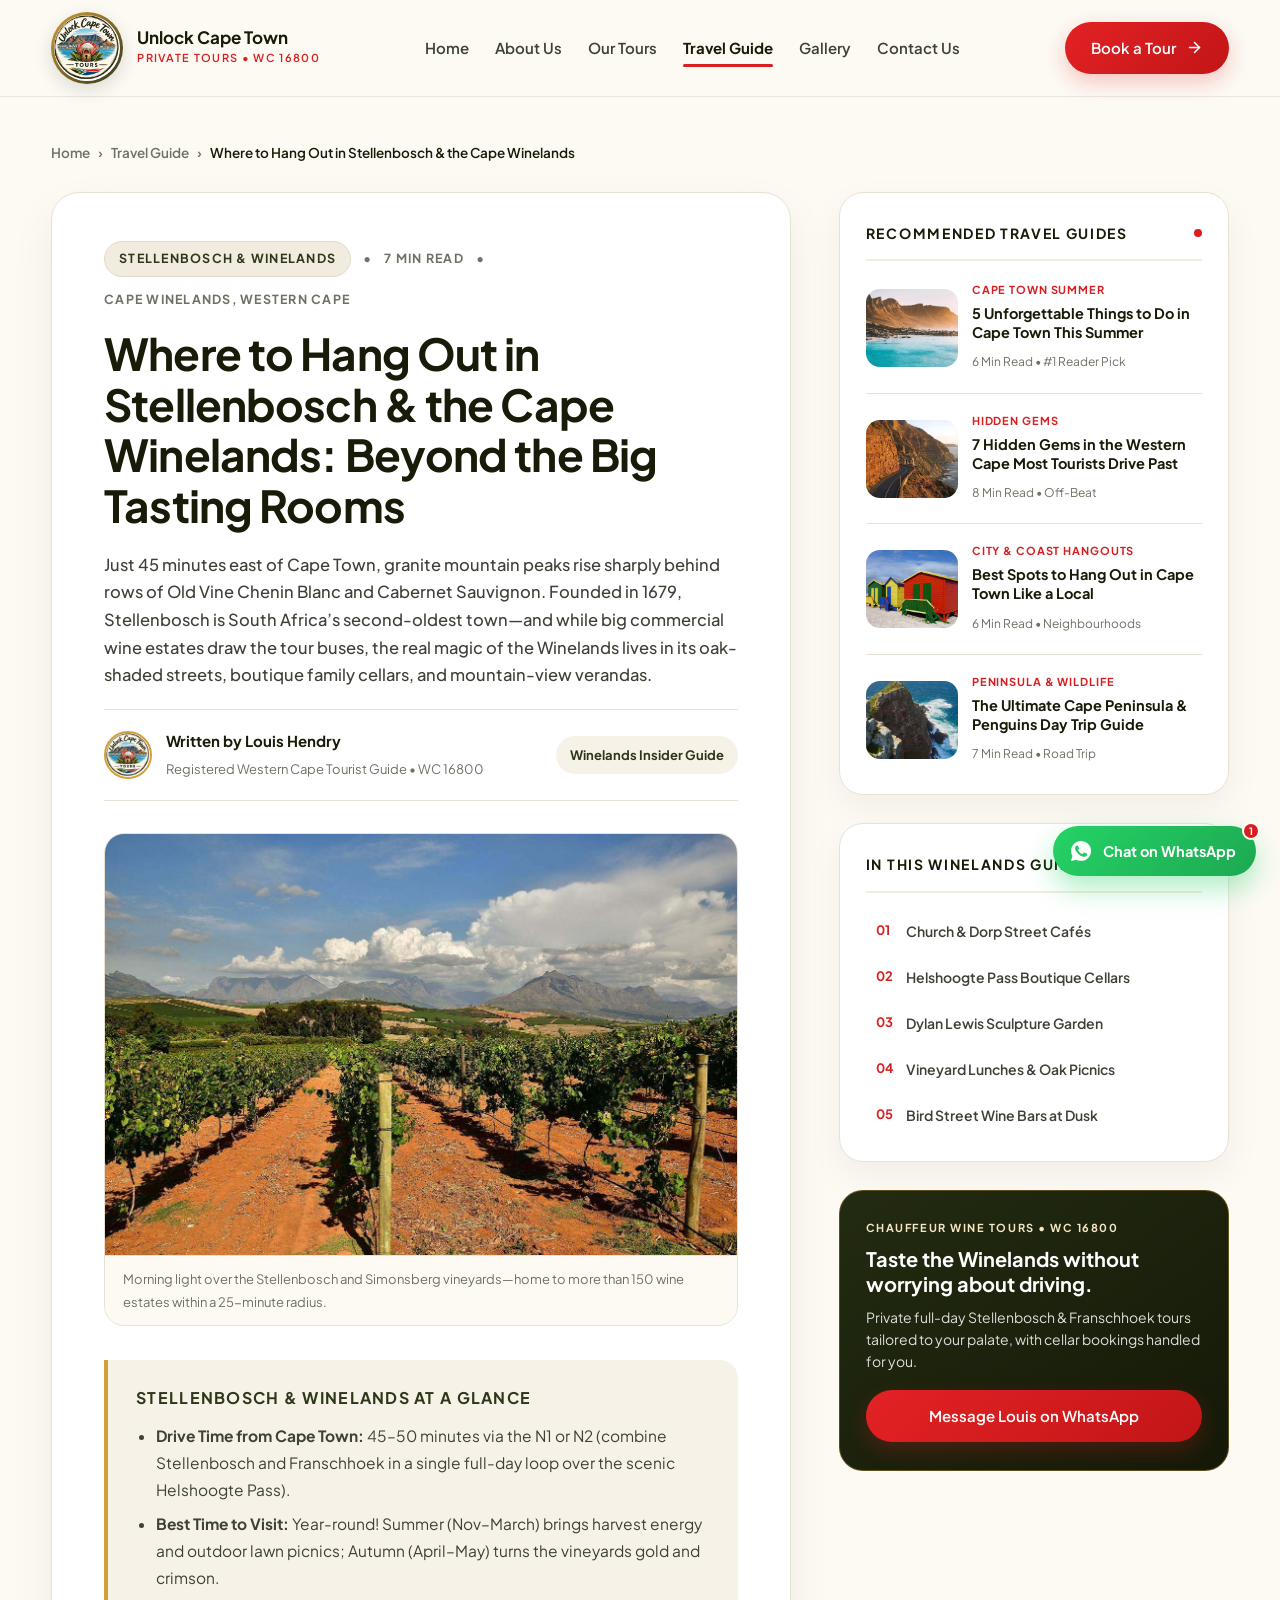
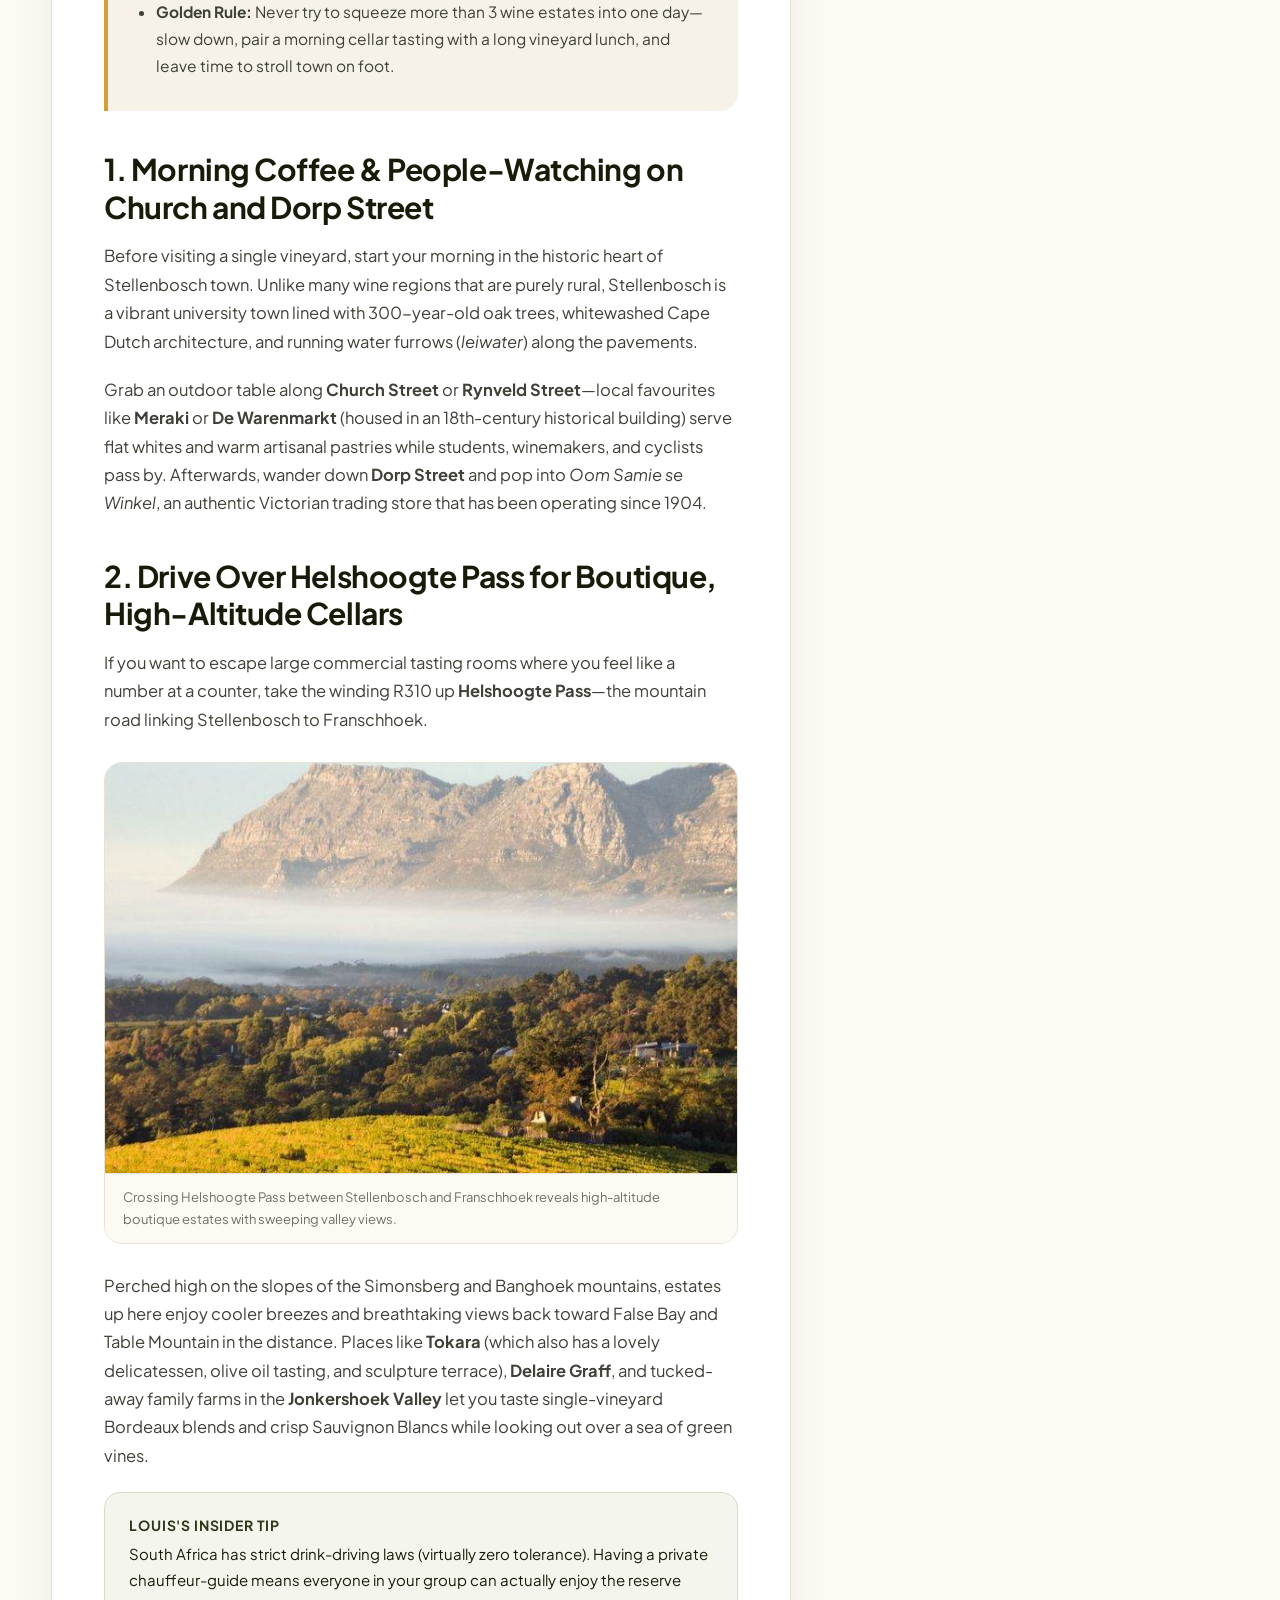
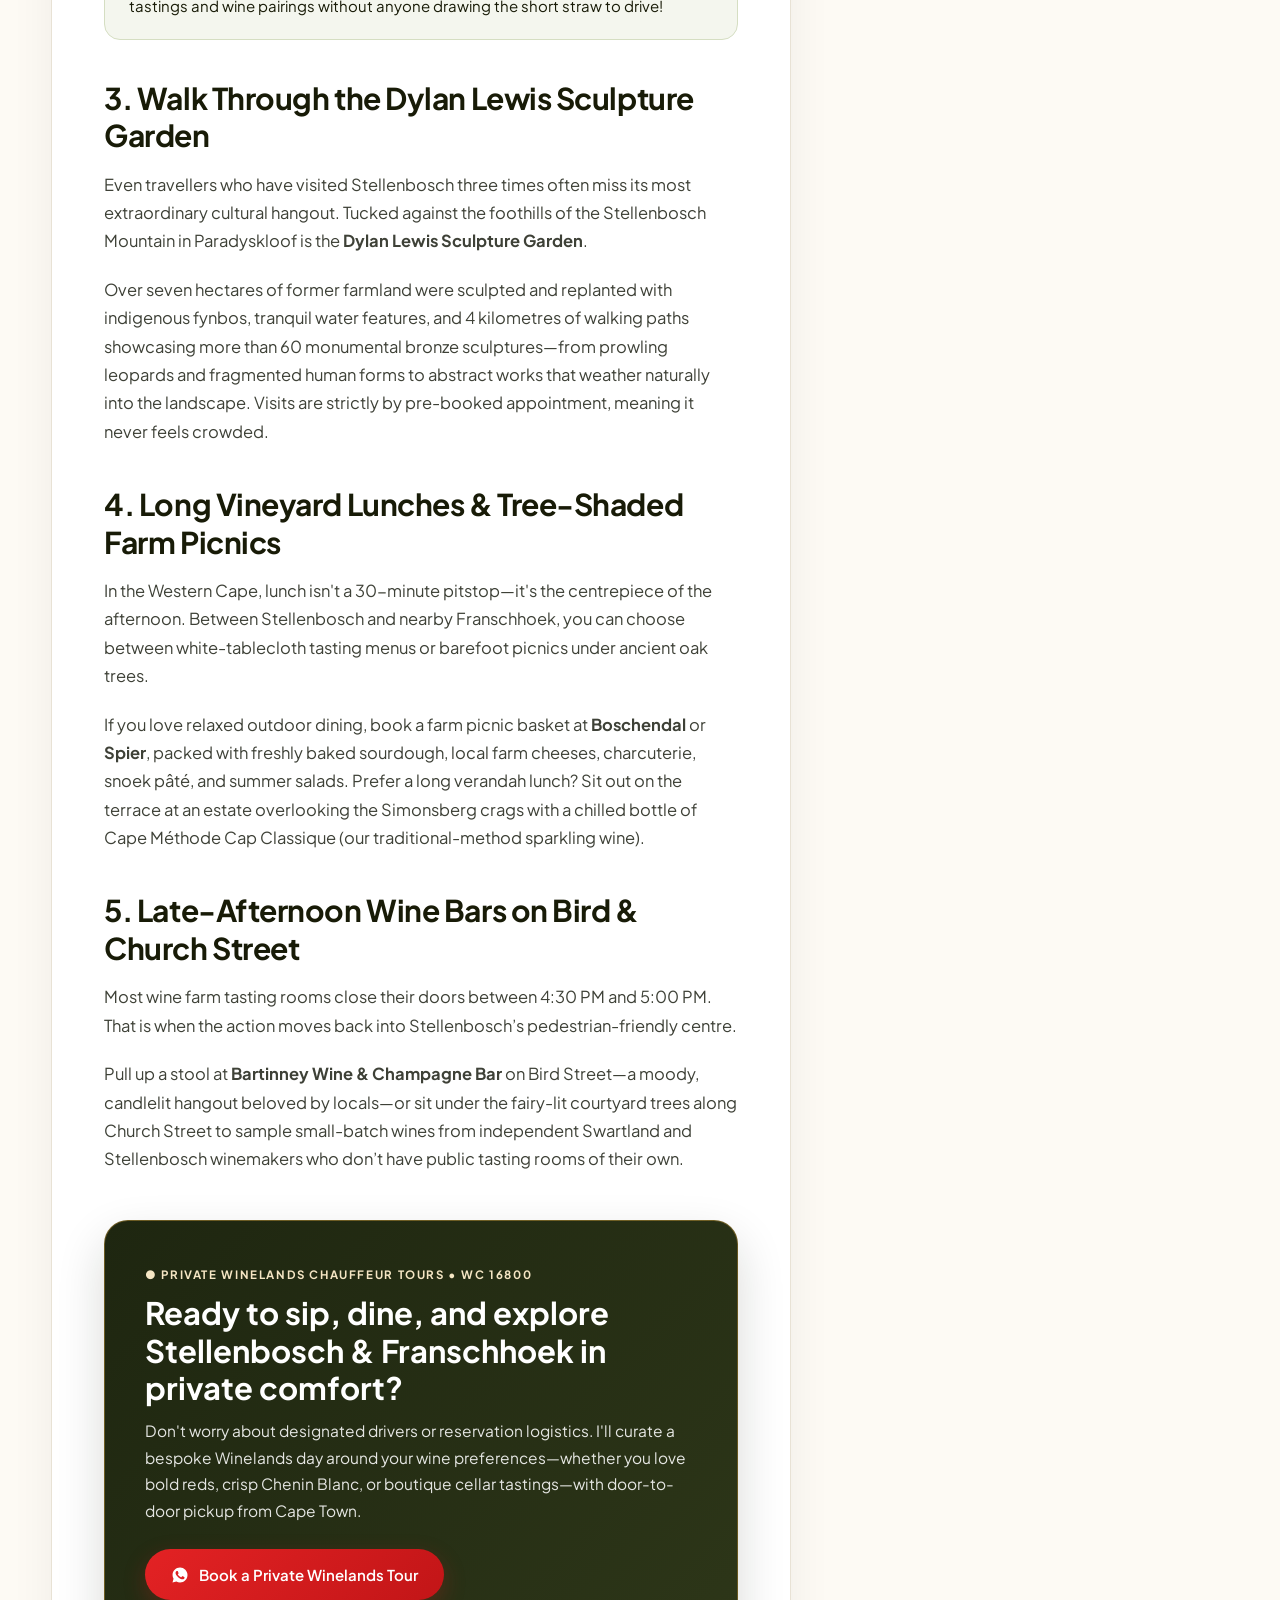
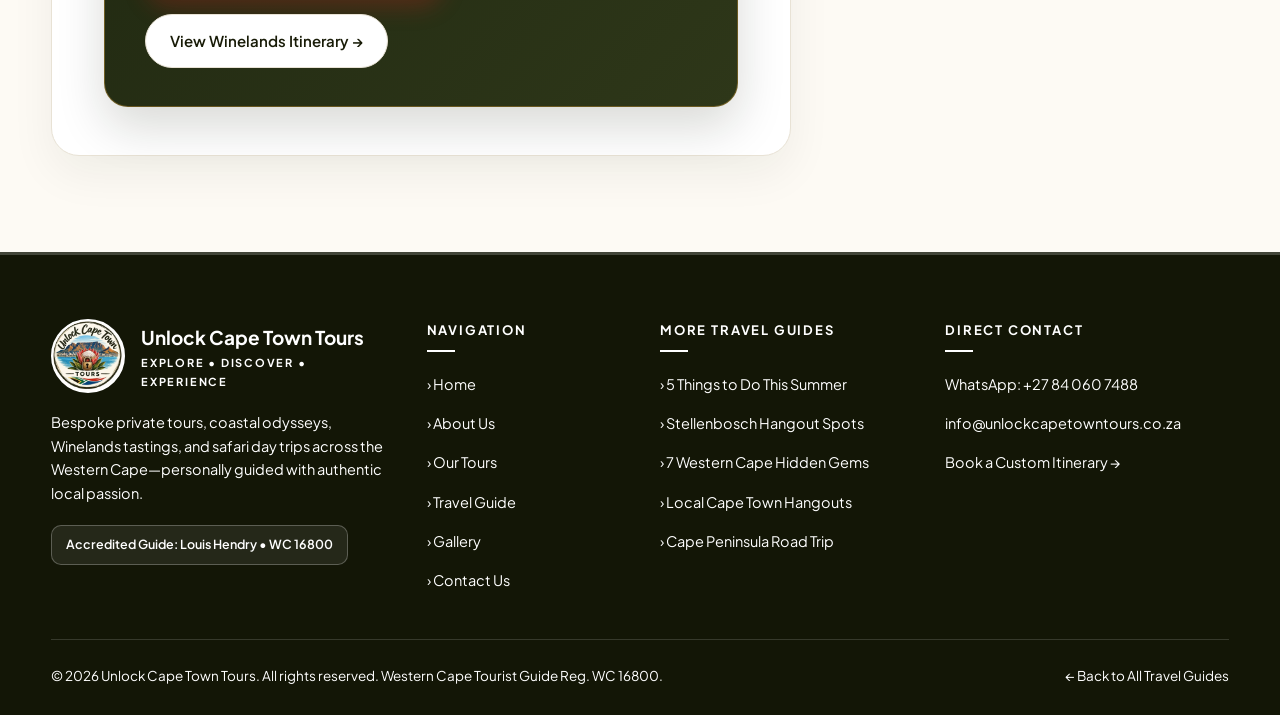
<file: blog-stellenbosch-hangouts.html>
<!DOCTYPE html>
<html lang="en">
<head>
  <meta charset="UTF-8" />
  <meta name="viewport" content="width=device-width, initial-scale=1.0" />
  <title>Where to Hang Out in Stellenbosch &amp; the Cape Winelands (Local Guide) | Unlock Cape Town Tours</title>
  <meta name="description" content="Looking for the best spots to hang out in Stellenbosch and the Cape Winelands? Accredited guide Louis Hendry (WC 16800) shares oak-lined cafes, boutique Helshoogte wine farms, and secret sculpture gardens." />
  <meta name="keywords" content="spots to hang out in Stellenbosch, best wine farms in Stellenbosch, Stellenbosch local guide, Cape Winelands day trip, Dylan Lewis Sculpture Garden, Franschhoek wine tour" />
  <meta property="og:title" content="Where to Hang Out in Stellenbosch &amp; the Cape Winelands: Beyond the Big Tasting Rooms" />
  <meta property="og:description" content="Oak-shaded pavement cafes, family-run Jonkershoek cellars, and late-afternoon wine bars where Stellenbosch locals actually hang out." />
  <meta property="og:image" content="assets/images/winelands-stellenbosch.jpg" />
  <meta property="og:type" content="article" />
  <link rel="icon" type="image/png" href="assets/logo.png" />

  <!-- Google Fonts -->
  <link rel="preconnect" href="https://fonts.googleapis.com" />
  <link rel="preconnect" href="https://fonts.gstatic.com" crossorigin />
  <link href="https://fonts.googleapis.com/css2?family=Playfair+Display:ital,wght@0,600;0,700;1,500;1,600&family=Plus+Jakarta+Sans:wght@400;500;600;700&display=swap" rel="stylesheet" />

  <!-- JSON-LD BlogPosting Schema for Google SEO -->
  <script type="application/ld+json">
  {
    "@context": "https://schema.org",
    "@type": "BlogPosting",
    "headline": "Where to Hang Out in Stellenbosch & the Cape Winelands: Beyond the Big Tasting Rooms",
    "description": "Discover the best local hangout spots in Stellenbosch and Franschhoek, from Dorp Street cafes and boutique Helshoogte cellars to the Dylan Lewis Sculpture Garden.",
    "image": "https://www.unlockcapetowntours.co.za/assets/images/winelands-stellenbosch.jpg",
    "author": {
      "@type": "Person",
      "name": "Louis Hendry",
      "jobTitle": "Accredited Western Cape Tourist Guide (WC 16800)"
    },
    "publisher": {
      "@type": "TravelAgency",
      "name": "Unlock Cape Town Tours",
      "logo": {
        "@type": "ImageObject",
        "url": "https://www.unlockcapetowntours.co.za/assets/logo.png"
      }
    },
    "mainEntityOfPage": {
      "@type": "WebPage",
      "@id": "https://www.unlockcapetowntours.co.za/blog-stellenbosch-hangouts.html"
    }
  }
  </script>

  <style>
    :root {
      --bg-cream: #FDFAF4;
      --bg-cream-alt: #F7F2E8;
      --bg-white: #FFFFFF;
      --olive-dark: #181B07;
      --olive-deep: #131606;
      --olive-banner: #2E3719;
      --olive-soft: #3D4823;
      --red-brand: #D91E20;
      --red-hover: #B51517;
      --gold-accent: #D49F38;
      --gold-soft: #F5E6C4;
      --text-body: #3E4137;
      --text-muted: #6E7165;
      --border-light: #E8E2D5;
      --badge-beige: #F2ECE0;
      --font-sans: 'Plus Jakarta Sans', -apple-system, BlinkMacSystemFont, sans-serif;
      --font-serif: 'Playfair Display', Georgia, serif;
    }

    *, *::before, *::after {
      box-sizing: border-box;
      margin: 0;
      padding: 0;
    }

    html {
      scroll-behavior: smooth;
    }

    body {
      font-family: var(--font-sans);
      background-color: var(--bg-cream);
      color: var(--olive-dark);
      line-height: 1.72;
      font-size: 16.5px;
      -webkit-font-smoothing: antialiased;
      overflow-x: hidden;
    }

    a {
      text-decoration: none;
      color: inherit;
      transition: all 0.25s ease;
    }

    img {
      display: block;
      max-width: 100%;
    }

    .container {
      max-width: 1320px;
      width: 92%;
      margin: 0 auto;
    }

    .serif-accent {
      font-family: var(--font-serif);
      font-style: italic;
      font-weight: 600;
    }

    .wa-official-icon {
      fill: currentColor !important;
      stroke: none !important;
      flex-shrink: 0;
    }

    .btn-red {
      display: inline-flex;
      align-items: center;
      justify-content: center;
      gap: 10px;
      background: linear-gradient(135deg, #E32224 0%, #C21517 100%);
      color: #FFFFFF;
      font-weight: 600;
      font-size: 15px;
      padding: 13px 26px;
      border-radius: 999px;
      border: none;
      cursor: pointer;
      box-shadow: 0 8px 22px rgba(217, 30, 32, 0.25);
      transition: all 0.25s ease;
      white-space: nowrap;
    }

    .btn-red:hover {
      background: linear-gradient(135deg, #C9181A 0%, #A31012 100%);
      transform: translateY(-2px);
      box-shadow: 0 12px 28px rgba(217, 30, 32, 0.35);
    }

    .btn-red svg:not(.wa-official-icon) {
      width: 17px;
      height: 17px;
      stroke-width: 2.2;
    }

    .btn-outline-dark {
      display: inline-flex;
      align-items: center;
      justify-content: center;
      gap: 10px;
      background: #FFFFFF;
      color: var(--olive-dark);
      font-weight: 600;
      font-size: 15px;
      padding: 13px 24px;
      border-radius: 999px;
      border: 1.5px solid var(--border-light);
      transition: all 0.25s ease;
    }

    .btn-outline-dark:hover {
      border-color: var(--olive-dark);
      background: var(--badge-beige);
    }

    /* ==================== HEADER ==================== */
    .site-header {
      background-color: rgba(253, 250, 244, 0.96);
      backdrop-filter: blur(12px);
      padding: 12px 0;
      position: sticky;
      top: 0;
      z-index: 1000;
      border-bottom: 1px solid rgba(232, 226, 213, 0.8);
    }

    .header-inner {
      display: flex;
      align-items: center;
      justify-content: space-between;
      gap: 20px;
      position: relative;
    }

    .header-brand {
      display: flex;
      align-items: center;
      gap: 14px;
      flex-shrink: 0;
    }

    .header-logo-wrap {
      width: 72px;
      height: 72px;
      border-radius: 50%;
      padding: 3px;
      background: linear-gradient(135deg, var(--gold-accent), var(--olive-banner));
      box-shadow: 0 6px 18px rgba(24, 27, 7, 0.14);
      flex-shrink: 0;
    }

    .header-logo {
      width: 100%;
      height: 100%;
      border-radius: 50%;
      object-fit: cover;
      background-color: var(--bg-cream);
    }

    .header-brand-text {
      display: flex;
      flex-direction: column;
    }

    .header-brand-name {
      font-size: 17px;
      font-weight: 700;
      color: var(--olive-dark);
      line-height: 1.15;
    }

    .header-brand-sub {
      font-size: 11px;
      font-weight: 600;
      letter-spacing: 0.12em;
      text-transform: uppercase;
      color: var(--red-brand);
      margin-top: 2px;
    }

    .main-nav {
      display: flex;
      align-items: center;
      gap: 26px;
    }

    .main-nav a {
      font-size: 15px;
      font-weight: 600;
      color: var(--text-body);
      padding: 6px 0;
      position: relative;
    }

    .main-nav a::after {
      content: '';
      position: absolute;
      left: 0;
      bottom: 0;
      width: 0;
      height: 2.5px;
      background-color: var(--red-brand);
      border-radius: 2px;
      transition: width 0.25s ease;
    }

    .main-nav a.active {
      color: var(--olive-dark);
      font-weight: 700;
    }

    .main-nav a.active::after,
    .main-nav a:hover::after {
      width: 100%;
    }

    .header-actions {
      display: flex;
      align-items: center;
      gap: 12px;
    }

    .mobile-menu-toggle {
      display: none;
      width: 44px;
      height: 44px;
      border-radius: 12px;
      border: 1px solid var(--border-light);
      background: #FFFFFF;
      color: var(--olive-dark);
      align-items: center;
      justify-content: center;
      cursor: pointer;
    }

    /* ==================== BLOG POST LAYOUT (MAIN + RECOMMENDED SIDEBAR) ==================== */
    .blog-page-wrap {
      padding: 44px 0 96px;
    }

    .breadcrumb-bar {
      display: flex;
      align-items: center;
      flex-wrap: wrap;
      gap: 8px;
      font-size: 13.5px;
      font-weight: 600;
      color: var(--text-muted);
      margin-bottom: 28px;
    }

    .breadcrumb-bar a:hover {
      color: var(--red-brand);
    }

    .breadcrumb-bar .current {
      color: var(--olive-dark);
    }

    .blog-layout-grid {
      display: grid;
      grid-template-columns: minmax(0, 1fr) 390px;
      gap: 48px;
      align-items: start;
    }

    .blog-article {
      background: #FFFFFF;
      border-radius: 28px;
      border: 1px solid var(--border-light);
      padding: 48px 52px;
      box-shadow: 0 18px 46px rgba(24, 27, 7, 0.06);
    }

    .article-eyebrow {
      display: flex;
      align-items: center;
      flex-wrap: wrap;
      gap: 12px;
      margin-bottom: 18px;
      font-size: 12.5px;
      font-weight: 700;
      text-transform: uppercase;
      letter-spacing: 0.1em;
      color: var(--text-muted);
    }

    .article-badge {
      background: var(--badge-beige);
      color: var(--olive-banner);
      padding: 6px 14px;
      border-radius: 999px;
      border: 1px solid #E2DAC7;
    }

    .blog-article h1 {
      font-size: clamp(30px, 3.6vw, 44px);
      font-weight: 700;
      line-height: 1.15;
      letter-spacing: -0.02em;
      color: var(--olive-dark);
      margin-bottom: 20px;
    }

    .article-lead {
      font-size: 18.5px;
      color: var(--text-body);
      line-height: 1.68;
      margin-bottom: 26px;
      font-weight: 500;
    }

    .article-byline {
      display: flex;
      align-items: center;
      justify-content: space-between;
      flex-wrap: wrap;
      gap: 16px;
      padding: 18px 0;
      border-top: 1px solid var(--border-light);
      border-bottom: 1px solid var(--border-light);
      margin-bottom: 32px;
    }

    .byline-left {
      display: flex;
      align-items: center;
      gap: 14px;
    }

    .byline-left img {
      width: 48px;
      height: 48px;
      border-radius: 50%;
      object-fit: cover;
      border: 2px solid var(--gold-accent);
    }

    .byline-left strong {
      display: block;
      font-size: 15px;
      color: var(--olive-dark);
    }

    .byline-left span {
      font-size: 13px;
      color: var(--text-muted);
    }

    .byline-share {
      font-size: 13px;
      font-weight: 700;
      color: var(--olive-banner);
      background: var(--bg-cream-alt);
      padding: 8px 14px;
      border-radius: 999px;
    }

    .article-hero-figure {
      margin-bottom: 34px;
      border-radius: 20px;
      overflow: hidden;
      border: 1px solid var(--border-light);
      background: var(--bg-cream);
    }

    .article-hero-figure img {
      width: 100%;
      max-height: 480px;
      object-fit: cover;
    }

    .article-hero-figure figcaption,
    .article-inline-figure figcaption {
      padding: 12px 18px;
      font-size: 13px;
      color: var(--text-muted);
      background: var(--bg-cream);
      border-top: 1px solid var(--border-light);
    }

    .quick-takeaways {
      background: var(--bg-cream-alt);
      border-left: 4px solid var(--gold-accent);
      border-radius: 0 18px 18px 0;
      padding: 24px 28px;
      margin-bottom: 36px;
    }

    .quick-takeaways h3 {
      font-size: 16px;
      font-weight: 700;
      text-transform: uppercase;
      letter-spacing: 0.08em;
      color: var(--olive-banner);
      margin-bottom: 12px;
    }

    .quick-takeaways ul {
      padding-left: 20px;
      color: var(--text-body);
      font-size: 15.5px;
    }

    .quick-takeaways li {
      margin-bottom: 8px;
    }

    .blog-article h2 {
      font-size: clamp(23px, 2.5vw, 30px);
      font-weight: 700;
      color: var(--olive-dark);
      margin: 40px 0 16px;
      line-height: 1.25;
      letter-spacing: -0.015em;
    }

    .blog-article p {
      color: var(--text-body);
      margin-bottom: 20px;
      font-size: 16.5px;
    }

    .article-inline-figure {
      margin: 28px 0;
      border-radius: 18px;
      overflow: hidden;
      border: 1px solid var(--border-light);
    }

    .article-inline-figure img {
      width: 100%;
      max-height: 410px;
      object-fit: cover;
    }

    .local-tip-box {
      background: #F4F6EE;
      border: 1px solid #D5DEC2;
      border-radius: 16px;
      padding: 20px 24px;
      margin: 22px 0 28px;
      font-size: 15px;
      color: var(--olive-dark);
    }

    .local-tip-box strong {
      color: var(--olive-banner);
      display: block;
      margin-bottom: 4px;
      font-size: 14px;
      text-transform: uppercase;
      letter-spacing: 0.06em;
    }

    .article-cta-box {
      margin-top: 46px;
      background: linear-gradient(135deg, #1E2610 0%, #2E3719 100%);
      color: #FFFFFF;
      border-radius: 24px;
      padding: 38px 40px;
      border: 1px solid rgba(212, 159, 56, 0.4);
      box-shadow: 0 20px 48px rgba(19, 22, 6, 0.16);
    }

    .article-cta-box .cta-tag {
      display: inline-block;
      font-size: 11.5px;
      font-weight: 700;
      text-transform: uppercase;
      letter-spacing: 0.14em;
      color: var(--gold-soft);
      margin-bottom: 10px;
    }

    .article-cta-box h3 {
      font-size: clamp(24px, 2.6vw, 31px);
      font-weight: 700;
      line-height: 1.2;
      margin-bottom: 12px;
      color: #FFFFFF;
    }

    .article-cta-box p {
      color: rgba(255, 255, 255, 0.88);
      font-size: 15.5px;
      margin-bottom: 24px;
    }

    .article-cta-buttons {
      display: flex;
      align-items: center;
      flex-wrap: wrap;
      gap: 14px;
    }

    /* ==================== STICKY SIDEBAR (RECOMMENDED BLOGS) ==================== */
    .blog-sidebar {
      position: sticky;
      top: 108px;
      display: flex;
      flex-direction: column;
      gap: 28px;
    }

    .sidebar-card {
      background: #FFFFFF;
      border-radius: 24px;
      border: 1px solid var(--border-light);
      padding: 28px 26px;
      box-shadow: 0 14px 36px rgba(24, 27, 7, 0.05);
    }

    .sidebar-title {
      font-size: 14px;
      font-weight: 700;
      text-transform: uppercase;
      letter-spacing: 0.12em;
      color: var(--olive-dark);
      padding-bottom: 14px;
      margin-bottom: 20px;
      border-bottom: 2px solid var(--badge-beige);
      display: flex;
      align-items: center;
      justify-content: space-between;
    }

    .sidebar-title span.dot {
      width: 8px;
      height: 8px;
      border-radius: 50%;
      background: var(--red-brand);
    }

    .recommended-list {
      display: flex;
      flex-direction: column;
      gap: 18px;
    }

    .rec-blog-item {
      display: grid;
      grid-template-columns: 92px 1fr;
      gap: 14px;
      align-items: center;
      padding-bottom: 18px;
      border-bottom: 1px solid var(--border-light);
    }

    .rec-blog-item:last-child {
      padding-bottom: 0;
      border-bottom: none;
    }

    .rec-blog-thumb {
      width: 92px;
      height: 78px;
      border-radius: 14px;
      overflow: hidden;
      flex-shrink: 0;
    }

    .rec-blog-thumb img {
      width: 100%;
      height: 100%;
      object-fit: cover;
      transition: transform 0.35s ease;
    }

    .rec-blog-item:hover .rec-blog-thumb img {
      transform: scale(1.08);
    }

    .rec-blog-info .rec-cat {
      display: block;
      font-size: 11px;
      font-weight: 700;
      text-transform: uppercase;
      letter-spacing: 0.08em;
      color: var(--red-brand);
      margin-bottom: 4px;
    }

    .rec-blog-info h4 {
      font-size: 14.5px;
      font-weight: 700;
      line-height: 1.32;
      color: var(--olive-dark);
      margin-bottom: 4px;
      transition: color 0.2s ease;
    }

    .rec-blog-item:hover .rec-blog-info h4 {
      color: var(--red-brand);
    }

    .rec-blog-info .rec-time {
      font-size: 12px;
      color: var(--text-muted);
    }

    .toc-list {
      list-style: none;
      display: flex;
      flex-direction: column;
      gap: 10px;
    }

    .toc-list a {
      display: flex;
      align-items: flex-start;
      gap: 10px;
      font-size: 14px;
      font-weight: 600;
      color: var(--text-body);
      padding: 6px 10px;
      border-radius: 10px;
    }

    .toc-list a:hover {
      background: var(--bg-cream-alt);
      color: var(--olive-dark);
    }

    .toc-num {
      color: var(--red-brand);
      font-weight: 700;
      font-size: 13px;
      min-width: 20px;
    }

    .sidebar-concierge {
      background: linear-gradient(145deg, #232B11 0%, #151908 100%);
      color: #FFFFFF;
      border-radius: 24px;
      padding: 28px 26px;
      border: 1px solid rgba(212, 159, 56, 0.35);
    }

    .sidebar-concierge h4 {
      font-size: 20px;
      font-weight: 700;
      line-height: 1.25;
      margin-bottom: 10px;
    }

    .sidebar-concierge p {
      font-size: 14px;
      color: rgba(255, 255, 255, 0.85);
      line-height: 1.58;
      margin-bottom: 18px;
    }

    /* ==================== FOOTER ==================== */
    .site-footer {
      background-color: var(--olive-deep);
      color: #FFFFFF;
      padding: 64px 0 28px;
      border-top: 3px solid rgba(255, 255, 255, 0.2);
    }

    .footer-grid {
      display: grid;
      grid-template-columns: 1.3fr 0.75fr 0.95fr 1.1fr;
      gap: 40px;
      padding-bottom: 44px;
      border-bottom: 1px solid rgba(255, 255, 255, 0.15);
    }

    .footer-brand-head {
      display: flex;
      align-items: center;
      gap: 16px;
      margin-bottom: 18px;
    }

    .footer-brand-head img {
      width: 74px;
      height: 74px;
      border-radius: 50%;
      object-fit: cover;
      border: 2px solid #FFFFFF;
      background: var(--bg-cream);
    }

    .footer-brand-title {
      font-size: 19px;
      font-weight: 700;
      color: #FFFFFF;
    }

    .footer-brand-sub {
      font-size: 11px;
      font-weight: 700;
      letter-spacing: 0.16em;
      text-transform: uppercase;
      color: #FFFFFF;
    }

    .footer-bio {
      font-size: 14.5px;
      color: #FFFFFF;
      line-height: 1.62;
      margin-bottom: 20px;
    }

    .footer-accreditation {
      display: inline-flex;
      align-items: center;
      gap: 8px;
      padding: 8px 14px;
      border-radius: 10px;
      background: rgba(255, 255, 255, 0.08);
      border: 1px solid rgba(255, 255, 255, 0.25);
      color: #FFFFFF;
      font-size: 12.5px;
      font-weight: 600;
    }

    .footer-col-title {
      font-size: 13px;
      font-weight: 700;
      text-transform: uppercase;
      letter-spacing: 0.14em;
      color: #FFFFFF;
      margin-bottom: 18px;
      position: relative;
      padding-bottom: 10px;
    }

    .footer-col-title::after {
      content: '';
      position: absolute;
      left: 0;
      bottom: 0;
      width: 28px;
      height: 2px;
      background-color: #FFFFFF;
    }

    .footer-links {
      list-style: none;
      display: flex;
      flex-direction: column;
      gap: 11px;
    }

    .footer-links a {
      font-size: 14.5px;
      color: #FFFFFF;
    }

    .footer-bottom {
      padding-top: 24px;
      display: flex;
      align-items: center;
      justify-content: space-between;
      flex-wrap: wrap;
      gap: 16px;
      font-size: 13.5px;
      color: #FFFFFF;
    }

    .nav-mobile-cta {
      display: none;
    }

    .nav-mobile-cta {
      display: none;
    }

    /* ==================== FLOATING WHATSAPP CHATBOT ==================== */
    .wa-chatbot {
      position: fixed;
      bottom: 24px;
      right: 24px;
      z-index: 9999;
      font-family: var(--font-sans);
    }

    .wa-chat-window {
      position: absolute;
      bottom: 76px;
      right: 0;
      width: 360px;
      max-width: calc(100vw - 32px);
      background: #FFFFFF;
      border-radius: 22px;
      box-shadow: 0 22px 54px rgba(15, 20, 8, 0.26);
      border: 1px solid rgba(232, 226, 213, 0.9);
      overflow: hidden;
      opacity: 0;
      visibility: hidden;
      transform: translateY(16px) scale(0.96);
      transform-origin: bottom right;
      transition: all 0.28s cubic-bezier(0.16, 1, 0.3, 1);
    }

    .wa-chatbot.open .wa-chat-window {
      opacity: 1;
      visibility: visible;
      transform: translateY(0) scale(1);
    }

    .wa-chat-header {
      background: linear-gradient(135deg, #1E2610 0%, #2E3719 100%);
      color: #FFFFFF;
      padding: 16px 18px;
      display: flex;
      align-items: center;
      justify-content: space-between;
      gap: 12px;
      border-bottom: 2px solid var(--gold-accent);
    }

    .wa-chat-profile {
      display: flex;
      align-items: center;
      gap: 12px;
    }

    .wa-chat-avatar-wrap {
      position: relative;
      width: 46px;
      height: 46px;
      flex-shrink: 0;
    }

    .wa-chat-avatar-wrap img {
      width: 100%;
      height: 100%;
      border-radius: 50%;
      object-fit: cover;
      border: 2px solid var(--gold-accent);
      background: var(--bg-cream);
    }

    .wa-online-dot {
      position: absolute;
      bottom: 1px;
      right: 1px;
      width: 12px;
      height: 12px;
      border-radius: 50%;
      background-color: #25D366;
      border: 2px solid #1E2610;
    }

    .wa-chat-profile-info strong {
      display: block;
      font-size: 15px;
      font-weight: 700;
      color: #FFFFFF;
      line-height: 1.2;
    }

    .wa-chat-profile-info span {
      font-size: 11.5px;
      color: var(--gold-soft);
      font-weight: 500;
    }

    .wa-chat-close {
      background: rgba(255, 255, 255, 0.12);
      border: none;
      color: #FFFFFF;
      width: 30px;
      height: 30px;
      border-radius: 50%;
      cursor: pointer;
      display: flex;
      align-items: center;
      justify-content: center;
      font-size: 18px;
    }

    .wa-chat-body {
      background-color: #F4EFE6;
      padding: 18px 16px 14px;
      max-height: 320px;
      overflow-y: auto;
    }

    .wa-msg-bubble {
      background: #FFFFFF;
      border-radius: 4px 16px 16px 16px;
      padding: 12px 14px;
      box-shadow: 0 4px 12px rgba(0, 0, 0, 0.05);
      font-size: 13.5px;
      color: var(--olive-dark);
      line-height: 1.5;
      margin-bottom: 14px;
      border: 1px solid #E8E2D5;
    }

    .wa-msg-sender {
      font-size: 11px;
      font-weight: 700;
      color: var(--olive-banner);
      margin-bottom: 4px;
      display: flex;
      align-items: center;
      justify-content: space-between;
    }

    .wa-quick-label {
      font-size: 11px;
      font-weight: 700;
      text-transform: uppercase;
      letter-spacing: 0.1em;
      color: var(--text-muted);
      margin-bottom: 8px;
      display: block;
    }

    .wa-quick-chips {
      display: flex;
      flex-wrap: wrap;
      gap: 7px;
    }

    .wa-chip {
      background: #FFFFFF;
      border: 1px solid #DED6C6;
      border-radius: 999px;
      padding: 6px 12px;
      font-size: 12px;
      font-weight: 600;
      color: var(--olive-dark);
      cursor: pointer;
      transition: all 0.2s ease;
      font-family: inherit;
    }

    .wa-chip:hover {
      background: var(--olive-banner);
      color: #FFFFFF;
      border-color: var(--olive-banner);
    }

    .wa-chat-footer {
      padding: 12px 14px;
      background: #FFFFFF;
      border-top: 1px solid #ECE6DA;
      display: flex;
      align-items: center;
      gap: 8px;
    }

    .wa-chat-input {
      flex: 1;
      border: 1px solid #DFD8C8;
      background: var(--bg-cream);
      border-radius: 999px;
      padding: 10px 14px;
      font-size: 14px;
      font-family: inherit;
      color: var(--olive-dark);
      outline: none;
    }

    .wa-chat-send {
      width: 40px;
      height: 40px;
      border-radius: 50%;
      background: #25D366;
      color: #FFFFFF;
      border: none;
      cursor: pointer;
      display: flex;
      align-items: center;
      justify-content: center;
      flex-shrink: 0;
    }

    .wa-launcher {
      display: inline-flex;
      align-items: center;
      gap: 10px;
      background: linear-gradient(135deg, #25D366 0%, #1DA851 100%);
      color: #FFFFFF;
      border: none;
      border-radius: 999px;
      padding: 13px 20px 13px 16px;
      font-family: inherit;
      font-size: 14.5px;
      font-weight: 700;
      cursor: pointer;
      box-shadow: 0 12px 28px rgba(37, 211, 102, 0.38);
      transition: all 0.25s ease;
      position: relative;
    }

    .wa-launcher svg {
      width: 24px;
      height: 24px;
    }

    .wa-launcher-badge {
      position: absolute;
      top: -4px;
      right: -4px;
      width: 18px;
      height: 18px;
      border-radius: 50%;
      background: var(--red-brand);
      color: #FFFFFF;
      font-size: 10px;
      font-weight: 700;
      display: flex;
      align-items: center;
      justify-content: center;
      border: 2px solid #FFFFFF;
    }

    @media (max-width: 1080px) {
      .blog-layout-grid {
        grid-template-columns: 1fr;
      }
      .blog-sidebar {
        position: static;
      }
      .footer-grid {
        grid-template-columns: 1fr 1fr;
      }
    }

    @media (max-width: 900px) {
      .mobile-menu-toggle {
        display: inline-flex;
      }
      .header-cta-desktop {
        display: none;
      }
      .main-nav {
        position: absolute;
        top: calc(100% + 12px);
        left: 0;
        right: 0;
        background: #FFFFFF;
        border: 1px solid var(--border-light);
        border-radius: 20px;
        box-shadow: 0 20px 48px rgba(24, 27, 7, 0.16);
        padding: 20px;
        flex-direction: column;
        align-items: stretch;
        gap: 6px;
        opacity: 0;
        visibility: hidden;
        transform: translateY(-10px);
        transition: all 0.25s ease;
        z-index: 1001;
      }
      .main-nav.open {
        opacity: 1;
        visibility: visible;
        transform: translateY(0);
      }
      .main-nav a {
        padding: 12px 16px;
        border-radius: 12px;
        font-size: 16px;
      }
      .main-nav a::after {
        display: none;
      }
      .main-nav a.active,
      .main-nav a:hover {
        background: var(--badge-beige);
      }
      .main-nav a.nav-mobile-cta {
        display: inline-flex;
        align-items: center;
        justify-content: center;
        gap: 8px;
        margin-top: 8px;
        background-color: var(--red-brand);
        color: #FFFFFF !important;
        font-weight: 700;
        text-align: center;
        box-shadow: 0 8px 20px rgba(227, 28, 19, 0.25);
      }
      .main-nav a.nav-mobile-cta:hover {
        background-color: var(--red-hover);
      }
    }

    @media (max-width: 680px) {
      .container {
        width: 100%;
        padding: 0 20px;
      }
      .site-header {
        padding: 12px 0;
      }
      .header-logo-wrap {
        width: 52px;
        height: 52px;
      }
      .header-brand {
        gap: 11px;
      }
      .header-brand-name {
        font-size: 15.5px;
      }
      .header-brand-sub {
        font-size: 10px;
      }
      .blog-page-wrap {
        padding: 24px 0 56px;
      }
      .breadcrumb-bar {
        margin-bottom: 18px;
        font-size: 12.5px;
        gap: 6px;
      }
      .blog-layout-grid {
        gap: 28px;
      }
      .blog-article {
        padding: 24px 18px;
        border-radius: 20px;
      }
      .article-hero-img,
      .article-hero-figure img,
      .article-inline-figure img,
      .spot-inline-img {
        max-height: 230px;
        border-radius: 14px;
      }
      .article-lead {
        font-size: 16px;
        margin-bottom: 22px;
        padding-bottom: 20px;
      }
      .quick-takeaways {
        padding: 20px 18px;
        border-radius: 16px;
        margin-bottom: 26px;
      }
      .spot-block {
        margin-bottom: 28px;
        padding-bottom: 24px;
      }
      .insider-tip-box {
        padding: 16px 18px;
      }
      .article-cta-box {
        padding: 24px 18px;
        border-radius: 20px;
        margin-top: 28px;
      }
      .article-cta-buttons {
        flex-direction: column;
        align-items: stretch;
        width: 100%;
        gap: 10px;
      }
      .article-cta-buttons a {
        width: 100%;
        justify-content: center;
        white-space: normal;
        text-align: center;
        padding: 13px 18px;
      }
      .sidebar-card,
      .sidebar-concierge {
        padding: 22px 18px;
        border-radius: 20px;
      }
      .rec-blog-item {
        grid-template-columns: 80px 1fr;
        gap: 12px;
      }
      .rec-blog-thumb {
        width: 80px;
        height: 70px;
      }
      .footer-grid {
        grid-template-columns: 1fr;
        gap: 30px;
        padding-bottom: 32px;
      }
      .footer-bottom {
        flex-direction: column;
        align-items: flex-start;
        gap: 12px;
      }
      .wa-chatbot {
        bottom: 16px;
        right: 16px;
      }
      .wa-launcher {
        padding: 12px 16px;
        font-size: 13.5px;
      }
      .wa-chat-input {
        font-size: 16px;
      }
      .site-footer {
        padding: 48px 0 92px;
      }
    }
  </style>
</head>
<body>

  <!-- ==================== HEADER ==================== -->
  <header class="site-header">
    <div class="container header-inner">
      <a href="home2.html" class="header-brand">
        <div class="header-logo-wrap">
          <img src="assets/logo.png" alt="Unlock Cape Town Tours Logo" class="header-logo" />
        </div>
        <div class="header-brand-text">
          <span class="header-brand-name">Unlock Cape Town</span>
          <span class="header-brand-sub">Private Tours • WC 16800</span>
        </div>
      </a>

      <nav class="main-nav" id="mainNav">
        <a href="home2.html">Home</a>
        <a href="about.html">About Us</a>
        <a href="tours.html">Our Tours</a>
        <a href="travel-guide.html" class="active">Travel Guide</a>
        <a href="gallery.html">Gallery</a>
        <a href="contact.html">Contact Us</a>
        <a href="https://wa.me/27840607488?text=Hello%20Louis!%20I%20would%20love%20to%20book%20a%20private%20Cape%20Town%20tour." target="_blank" rel="noopener" class="nav-mobile-cta">Book a Tour on WhatsApp →</a>
      </nav>

      <div class="header-actions">
        <a href="https://wa.me/27840607488?text=Hello%20Louis!%20I%20would%20love%20to%20book%20a%20private%20Cape%20Town%20tour." target="_blank" rel="noopener" class="btn-red header-cta-desktop">
          <span>Book a Tour</span>
          <svg viewBox="0 0 24 24" fill="none" stroke="currentColor" stroke-linecap="round" stroke-linejoin="round"><line x1="5" y1="12" x2="19" y2="12"/><polyline points="12 5 19 12 12 19"/></svg>
        </a>
        <button type="button" class="mobile-menu-toggle" id="mobileMenuToggle" aria-label="Toggle navigation menu" aria-expanded="false">
          <svg width="24" height="24" viewBox="0 0 24 24" fill="none" stroke="currentColor" stroke-width="2.2" stroke-linecap="round"><line x1="3" y1="6" x2="21" y2="6"/><line x1="3" y1="12" x2="21" y2="12"/><line x1="3" y1="18" x2="21" y2="18"/></svg>
        </button>
      </div>
    </div>
  </header>

  <!-- ==================== BLOG CONTENT + RECOMMENDED BLOGS SIDEBAR ==================== -->
  <main class="blog-page-wrap" id="top">
    <div class="container">

      <nav class="breadcrumb-bar" aria-label="Breadcrumb">
        <a href="home2.html">Home</a>
        <span>›</span>
        <a href="travel-guide.html">Travel Guide</a>
        <span>›</span>
        <span class="current">Where to Hang Out in Stellenbosch &amp; the Cape Winelands</span>
      </nav>

      <div class="blog-layout-grid">

        <!-- LEFT: MAIN BLOG ARTICLE -->
        <article class="blog-article">
          <div class="article-eyebrow">
            <span class="article-badge">Stellenbosch &amp; Winelands</span>
            <span>•</span>
            <span>7 Min Read</span>
            <span>•</span>
            <span>Cape Winelands, Western Cape</span>
          </div>

          <h1>Where to Hang Out in Stellenbosch &amp; the Cape Winelands: Beyond the Big Tasting Rooms</h1>

          <p class="article-lead">
            Just 45 minutes east of Cape Town, granite mountain peaks rise sharply behind rows of Old Vine Chenin Blanc and Cabernet Sauvignon. Founded in 1679, Stellenbosch is South Africa’s second-oldest town—and while big commercial wine estates draw the tour buses, the real magic of the Winelands lives in its oak-shaded streets, boutique family cellars, and mountain-view verandas.
          </p>

          <div class="article-byline">
            <div class="byline-left">
              <img src="assets/logo.png" alt="Louis Hendry - Accredited Tourist Guide" />
              <div>
                <strong>Written by Louis Hendry</strong>
                <span>Registered Western Cape Tourist Guide • WC 16800</span>
              </div>
            </div>
            <span class="byline-share">Winelands Insider Guide</span>
          </div>

          <figure class="article-hero-figure">
            <img src="assets/images/winelands-stellenbosch.jpg" alt="Lush vineyards and dramatic mountain peaks in Stellenbosch, Cape Winelands" />
            <figcaption>Morning light over the Stellenbosch and Simonsberg vineyards—home to more than 150 wine estates within a 25-minute radius.</figcaption>
          </figure>

          <div class="quick-takeaways">
            <h3>Stellenbosch &amp; Winelands At a Glance</h3>
            <ul>
              <li><strong>Drive Time from Cape Town:</strong> 45–50 minutes via the N1 or N2 (combine Stellenbosch and Franschhoek in a single full-day loop over the scenic Helshoogte Pass).</li>
              <li><strong>Best Time to Visit:</strong> Year-round! Summer (Nov–March) brings harvest energy and outdoor lawn picnics; Autumn (April–May) turns the vineyards gold and crimson.</li>
              <li><strong>Golden Rule:</strong> Never try to squeeze more than 3 wine estates into one day—slow down, pair a morning cellar tasting with a long vineyard lunch, and leave time to stroll town on foot.</li>
            </ul>
          </div>

          <h2 id="stel-1">1. Morning Coffee &amp; People-Watching on Church and Dorp Street</h2>
          <p>
            Before visiting a single vineyard, start your morning in the historic heart of Stellenbosch town. Unlike many wine regions that are purely rural, Stellenbosch is a vibrant university town lined with 300-year-old oak trees, whitewashed Cape Dutch architecture, and running water furrows (<em>leiwater</em>) along the pavements.
          </p>
          <p>
            Grab an outdoor table along <strong>Church Street</strong> or <strong>Rynveld Street</strong>—local favourites like <strong>Meraki</strong> or <strong>De Warenmarkt</strong> (housed in an 18th-century historical building) serve flat whites and warm artisanal pastries while students, winemakers, and cyclists pass by. Afterwards, wander down <strong>Dorp Street</strong> and pop into <em>Oom Samie se Winkel</em>, an authentic Victorian trading store that has been operating since 1904.
          </p>

          <h2 id="stel-2">2. Drive Over Helshoogte Pass for Boutique, High-Altitude Cellars</h2>
          <p>
            If you want to escape large commercial tasting rooms where you feel like a number at a counter, take the winding R310 up <strong>Helshoogte Pass</strong>—the mountain road linking Stellenbosch to Franschhoek.
          </p>

          <figure class="article-inline-figure">
            <img src="assets/images/franschhoek-winelands.jpg" alt="Vineyards and mountains between Stellenbosch and Franschhoek on the Helshoogte Pass route" />
            <figcaption>Crossing Helshoogte Pass between Stellenbosch and Franschhoek reveals high-altitude boutique estates with sweeping valley views.</figcaption>
          </figure>

          <p>
            Perched high on the slopes of the Simonsberg and Banghoek mountains, estates up here enjoy cooler breezes and breathtaking views back toward False Bay and Table Mountain in the distance. Places like <strong>Tokara</strong> (which also has a lovely delicatessen, olive oil tasting, and sculpture terrace), <strong>Delaire Graff</strong>, and tucked-away family farms in the <strong>Jonkershoek Valley</strong> let you taste single-vineyard Bordeaux blends and crisp Sauvignon Blancs while looking out over a sea of green vines.
          </p>

          <div class="local-tip-box">
            <strong>Louis's Insider Tip</strong>
            South Africa has strict drink-driving laws (virtually zero tolerance). Having a private chauffeur-guide means everyone in your group can actually enjoy the reserve tastings and wine pairings without anyone drawing the short straw to drive!
          </div>

          <h2 id="stel-3">3. Walk Through the Dylan Lewis Sculpture Garden</h2>
          <p>
            Even travellers who have visited Stellenbosch three times often miss its most extraordinary cultural hangout. Tucked against the foothills of the Stellenbosch Mountain in Paradyskloof is the <strong>Dylan Lewis Sculpture Garden</strong>.
          </p>
          <p>
            Over seven hectares of former farmland were sculpted and replanted with indigenous fynbos, tranquil water features, and 4 kilometres of walking paths showcasing more than 60 monumental bronze sculptures—from prowling leopards and fragmented human forms to abstract works that weather naturally into the landscape. Visits are strictly by pre-booked appointment, meaning it never feels crowded.
          </p>

          <h2 id="stel-4">4. Long Vineyard Lunches &amp; Tree-Shaded Farm Picnics</h2>
          <p>
            In the Western Cape, lunch isn't a 30-minute pitstop—it's the centrepiece of the afternoon. Between Stellenbosch and nearby Franschhoek, you can choose between white-tablecloth tasting menus or barefoot picnics under ancient oak trees.
          </p>
          <p>
            If you love relaxed outdoor dining, book a farm picnic basket at <strong>Boschendal</strong> or <strong>Spier</strong>, packed with freshly baked sourdough, local farm cheeses, charcuterie, snoek pâté, and summer salads. Prefer a long verandah lunch? Sit out on the terrace at an estate overlooking the Simonsberg crags with a chilled bottle of Cape Méthode Cap Classique (our traditional-method sparkling wine).
          </p>

          <h2 id="stel-5">5. Late-Afternoon Wine Bars on Bird &amp; Church Street</h2>
          <p>
            Most wine farm tasting rooms close their doors between 4:30 PM and 5:00 PM. That is when the action moves back into Stellenbosch’s pedestrian-friendly centre.
          </p>
          <p>
            Pull up a stool at <strong>Bartinney Wine &amp; Champagne Bar</strong> on Bird Street—a moody, candlelit hangout beloved by locals—or sit under the fairy-lit courtyard trees along Church Street to sample small-batch wines from independent Swartland and Stellenbosch winemakers who don’t have public tasting rooms of their own.
          </p>

          <!-- CALL TO ACTION BOX -->
          <div class="article-cta-box">
            <span class="cta-tag">● Private Winelands Chauffeur Tours • WC 16800</span>
            <h3>Ready to sip, dine, and explore Stellenbosch &amp; Franschhoek in private comfort?</h3>
            <p>
              Don't worry about designated drivers or reservation logistics. I'll curate a bespoke Winelands day around your wine preferences—whether you love bold reds, crisp Chenin Blanc, or boutique cellar tastings—with door-to-door pickup from Cape Town.
            </p>
            <div class="article-cta-buttons">
              <a href="https://wa.me/27840607488?text=Hi%20Louis!%20I%20read%20your%20Stellenbosch%20Hangouts%20blog%20and%20would%20love%20to%20book%20a%20private%20Cape%20Winelands%20tour." target="_blank" rel="noopener" class="btn-red">
                <svg class="wa-official-icon" width="18" height="18" viewBox="0 0 24 24"><path d="M12.031 2c-5.516 0-9.969 4.453-9.969 9.969 0 1.761.459 3.479 1.331 4.992L2 22l5.182-1.359c1.466.8 3.116 1.225 4.849 1.226h.004c5.515 0 9.965-4.452 9.965-9.968 0-2.663-1.037-5.167-2.92-7.05A9.905 9.905 0 0 0 12.031 2zm5.821 14.262c-.246.693-1.434 1.326-1.988 1.409-.508.076-1.151.108-1.858-.117-.428-.136-.979-.318-1.685-.623-2.966-1.281-4.902-4.269-5.05-4.467-.148-.198-1.206-1.605-1.206-3.061 0-1.456.763-2.172 1.034-2.468.271-.296.591-.37.788-.37.197 0 .394.002.566.01.182.009.426-.069.665.508.246.593.837 2.049.911 2.197.074.148.123.321.025.518-.099.198-.148.321-.296.494-.148.173-.311.386-.443.518-.148.148-.302.309-.13.605.172.296.766 1.264 1.645 2.047 1.13 1.007 2.083 1.319 2.379 1.467.296.148.468.123.64-.074.173-.198.739-.864.936-1.16.197-.296.394-.247.665-.148.271.099 1.724.813 2.02.961.296.148.493.222.567.346.074.123.074.716-.172 1.409z"/></svg>
                <span>Book a Private Winelands Tour</span>
              </a>
              <a href="tours.html#winelands" class="btn-outline-dark">
                <span>View Winelands Itinerary →</span>
              </a>
            </div>
          </div>
        </article>

        <!-- RIGHT SIDEBAR: RECOMMENDED BLOGS -->
        <aside class="blog-sidebar" aria-label="Recommended Travel Guides">

          <div class="sidebar-card">
            <div class="sidebar-title">
              <span>Recommended Travel Guides</span>
              <span class="dot"></span>
            </div>

            <div class="recommended-list">
              <a href="blog-cape-town-summer.html" class="rec-blog-item">
                <div class="rec-blog-thumb">
                  <img src="assets/images/camps-bay-sunset.jpg" alt="5 Things to Do in Cape Town This Summer" />
                </div>
                <div class="rec-blog-info">
                  <span class="rec-cat">Cape Town Summer</span>
                  <h4>5 Unforgettable Things to Do in Cape Town This Summer</h4>
                  <span class="rec-time">6 Min Read • #1 Reader Pick</span>
                </div>
              </a>

              <a href="blog-western-cape-hidden-gems.html" class="rec-blog-item">
                <div class="rec-blog-thumb">
                  <img src="assets/images/chapmans-peak-2.jpg" alt="7 Hidden Gems in the Western Cape" />
                </div>
                <div class="rec-blog-info">
                  <span class="rec-cat">Hidden Gems</span>
                  <h4>7 Hidden Gems in the Western Cape Most Tourists Drive Past</h4>
                  <span class="rec-time">8 Min Read • Off-Beat</span>
                </div>
              </a>

              <a href="blog-local-hangouts-cape-town.html" class="rec-blog-item">
                <div class="rec-blog-thumb">
                  <img src="assets/images/muizenberg-huts.jpg" alt="Best Spots to Hang Out in Cape Town Like a Local" />
                </div>
                <div class="rec-blog-info">
                  <span class="rec-cat">City &amp; Coast Hangouts</span>
                  <h4>Best Spots to Hang Out in Cape Town Like a Local</h4>
                  <span class="rec-time">6 Min Read • Neighbourhoods</span>
                </div>
              </a>

              <a href="blog-cape-peninsula-road-trip.html" class="rec-blog-item">
                <div class="rec-blog-thumb">
                  <img src="assets/images/cape-point.jpg" alt="Cape Peninsula and Penguins Day Trip" />
                </div>
                <div class="rec-blog-info">
                  <span class="rec-cat">Peninsula &amp; Wildlife</span>
                  <h4>The Ultimate Cape Peninsula &amp; Penguins Day Trip Guide</h4>
                  <span class="rec-time">7 Min Read • Road Trip</span>
                </div>
              </a>
            </div>
          </div>

          <div class="sidebar-card">
            <div class="sidebar-title">
              <span>In This Winelands Guide</span>
              <span class="dot"></span>
            </div>
            <ul class="toc-list">
              <li><a href="#stel-1"><span class="toc-num">01</span> Church &amp; Dorp Street Cafés</a></li>
              <li><a href="#stel-2"><span class="toc-num">02</span> Helshoogte Pass Boutique Cellars</a></li>
              <li><a href="#stel-3"><span class="toc-num">03</span> Dylan Lewis Sculpture Garden</a></li>
              <li><a href="#stel-4"><span class="toc-num">04</span> Vineyard Lunches &amp; Oak Picnics</a></li>
              <li><a href="#stel-5"><span class="toc-num">05</span> Bird Street Wine Bars at Dusk</a></li>
            </ul>
          </div>

          <div class="sidebar-concierge">
            <div style="font-size:11px;font-weight:700;letter-spacing:0.14em;text-transform:uppercase;color:var(--gold-soft);margin-bottom:8px;">
              Chauffeur Wine Tours • WC 16800
            </div>
            <h4>Taste the Winelands without worrying about driving.</h4>
            <p>
              Private full-day Stellenbosch &amp; Franschhoek tours tailored to your palate, with cellar bookings handled for you.
            </p>
            <a href="https://wa.me/27840607488?text=Hi%20Louis!%20I'd%20love%20to%20plan%20a%20private%20Stellenbosch%20and%20Franschhoek%20wine%20tour." target="_blank" rel="noopener" class="btn-red" style="width:100%;">
              <span>Message Louis on WhatsApp</span>
            </a>
          </div>

        </aside>

      </div>
    </div>
  </main>

  <!-- ==================== FOOTER ==================== -->
  <footer class="site-footer">
    <div class="container">
      <div class="footer-grid">
        <div>
          <div class="footer-brand-head">
            <img src="assets/logo.png" alt="Unlock Cape Town Tours Logo" />
            <div>
              <div class="footer-brand-title">Unlock Cape Town Tours</div>
              <div class="footer-brand-sub">Explore • Discover • Experience</div>
            </div>
          </div>
          <p class="footer-bio">
            Bespoke private tours, coastal odysseys, Winelands tastings, and safari day trips across the Western Cape—personally guided with authentic local passion.
          </p>
          <div class="footer-accreditation">
            <span>Accredited Guide: Louis Hendry • WC 16800</span>
          </div>
        </div>

        <div>
          <h4 class="footer-col-title">Navigation</h4>
          <ul class="footer-links">
            <li><a href="home2.html">› Home</a></li>
            <li><a href="about.html">› About Us</a></li>
            <li><a href="tours.html">› Our Tours</a></li>
            <li><a href="travel-guide.html">› Travel Guide</a></li>
            <li><a href="gallery.html">› Gallery</a></li>
            <li><a href="contact.html">› Contact Us</a></li>
          </ul>
        </div>

        <div>
          <h4 class="footer-col-title">More Travel Guides</h4>
          <ul class="footer-links">
            <li><a href="blog-cape-town-summer.html">› 5 Things to Do This Summer</a></li>
            <li><a href="blog-stellenbosch-hangouts.html">› Stellenbosch Hangout Spots</a></li>
            <li><a href="blog-western-cape-hidden-gems.html">› 7 Western Cape Hidden Gems</a></li>
            <li><a href="blog-local-hangouts-cape-town.html">› Local Cape Town Hangouts</a></li>
            <li><a href="blog-cape-peninsula-road-trip.html">› Cape Peninsula Road Trip</a></li>
          </ul>
        </div>

        <div>
          <h4 class="footer-col-title">Direct Contact</h4>
          <ul class="footer-links">
            <li><a href="https://wa.me/27840607488" target="_blank" rel="noopener">WhatsApp: +27 84 060 7488</a></li>
            <li><a href="mailto:info@unlockcapetowntours.co.za">info@unlockcapetowntours.co.za</a></li>
            <li><a href="contact.html">Book a Custom Itinerary →</a></li>
          </ul>
        </div>
      </div>

      <div class="footer-bottom">
        <div>&copy; 2026 Unlock Cape Town Tours. All rights reserved. Western Cape Tourist Guide Reg. WC 16800.</div>
        <div><a href="travel-guide.html">← Back to All Travel Guides</a></div>
      </div>
    </div>
  </footer>

  <!-- ==================== FLOATING WHATSAPP CHATBOT ==================== -->
  <div class="wa-chatbot" id="waChatbot">
    <div class="wa-chat-window" role="dialog" aria-label="WhatsApp Concierge Chat">
      <div class="wa-chat-header">
        <div class="wa-chat-profile">
          <div class="wa-chat-avatar-wrap">
            <img src="assets/logo.png" alt="Louis Hendry - Unlock Cape Town" />
            <span class="wa-online-dot"></span>
          </div>
          <div class="wa-chat-profile-info">
            <strong>Louis Hendry</strong>
            <span>Accredited Guide (WC 16800) • Online</span>
          </div>
        </div>
        <button type="button" class="wa-chat-close" id="waChatClose" aria-label="Close chat">&times;</button>
      </div>

      <div class="wa-chat-body">
        <div class="wa-msg-bubble">
          <div class="wa-msg-sender">
            <span>Louis Hendry</span>
            <small>Just now</small>
          </div>
          Hi there! 👋 Planning a summer trip to <strong>Cape Town</strong>? Ask me any local question or request a private tour quote!
        </div>

        <span class="wa-quick-label">Quick Inquiries:</span>
        <div class="wa-quick-chips">
          <button type="button" class="wa-chip" data-msg="Hi Louis! I read your Cape Town Summer guide and would love to plan a private tour.">☀️ Summer Private Tour</button>
          <button type="button" class="wa-chip" data-msg="Hi Louis! I'd love to inquire about the Cape Peninsula & Penguins private tour.">🐧 Peninsula &amp; Penguins</button>
          <button type="button" class="wa-chip" data-msg="Hi Louis! I'd love to inquire about a private Cape Winelands tour.">🍷 Cape Winelands</button>
        </div>
      </div>

      <form class="wa-chat-footer" id="waChatForm">
        <input type="text" class="wa-chat-input" id="waChatInput" placeholder="Type your message to Louis..." autocomplete="off" />
        <button type="submit" class="wa-chat-send" aria-label="Send on WhatsApp">
          <svg width="18" height="18" viewBox="0 0 24 24" fill="none" stroke="currentColor" stroke-width="2.3" stroke-linecap="round" stroke-linejoin="round"><line x1="22" y1="2" x2="11" y2="13"/><polygon points="22 2 15 22 11 13 2 9 22 2"/></svg>
        </button>
      </form>
    </div>

    <button type="button" class="wa-launcher" id="waLauncher" aria-label="Open WhatsApp Chat">
      <span class="wa-launcher-badge">1</span>
      <svg class="wa-official-icon" width="24" height="24" viewBox="0 0 24 24" fill="currentColor"><path d="M12.031 2c-5.516 0-9.969 4.453-9.969 9.969 0 1.761.459 3.479 1.331 4.992L2 22l5.182-1.359c1.466.8 3.116 1.225 4.849 1.226h.004c5.515 0 9.965-4.452 9.965-9.968 0-2.663-1.037-5.167-2.92-7.05A9.905 9.905 0 0 0 12.031 2zm5.821 14.262c-.246.693-1.434 1.326-1.988 1.409-.508.076-1.151.108-1.858-.117-.428-.136-.979-.318-1.685-.623-2.966-1.281-4.902-4.269-5.05-4.467-.148-.198-1.206-1.605-1.206-3.061 0-1.456.763-2.172 1.034-2.468.271-.296.591-.37.788-.37.197 0 .394.002.566.01.182.009.426-.069.665.508.246.593.837 2.049.911 2.197.074.148.123.321.025.518-.099.198-.148.321-.296.494-.148.173-.311.386-.443.518-.148.148-.302.309-.13.605.172.296.766 1.264 1.645 2.047 1.13 1.007 2.083 1.319 2.379 1.467.296.148.468.123.64-.074.173-.198.739-.864.936-1.16.197-.296.394-.247.665-.148.271.099 1.724.813 2.02.961.296.148.493.222.567.346.074.123.074.716-.172 1.409z"/></svg>
      <span>Chat on WhatsApp</span>
    </button>
  </div>

  <script>
    (function () {
      const phone = '27840607488';
      const mobileToggle = document.getElementById('mobileMenuToggle');
      const mainNav = document.getElementById('mainNav');
      if (mobileToggle && mainNav) {
        const menuIcon = '<svg width="24" height="24" viewBox="0 0 24 24" fill="none" stroke="currentColor" stroke-width="2.2" stroke-linecap="round"><line x1="3" y1="6" x2="21" y2="6"/><line x1="3" y1="12" x2="21" y2="12"/><line x1="3" y1="18" x2="21" y2="18"/></svg>';
        const closeIcon = '<svg width="24" height="24" viewBox="0 0 24 24" fill="none" stroke="currentColor" stroke-width="2.2" stroke-linecap="round"><line x1="18" y1="6" x2="6" y2="18"/><line x1="6" y1="6" x2="18" y2="18"/></svg>';
        function setMenuState(open) {
          mainNav.classList.toggle('open', open);
          mobileToggle.setAttribute('aria-expanded', open ? 'true' : 'false');
          mobileToggle.innerHTML = open ? closeIcon : menuIcon;
        }
        mobileToggle.addEventListener('click', function (e) {
          e.stopPropagation();
          setMenuState(!mainNav.classList.contains('open'));
        });
        mainNav.querySelectorAll('a').forEach(function (link) {
          link.addEventListener('click', function () {
            setMenuState(false);
          });
        });
        document.addEventListener('click', function (e) {
          if (mainNav.classList.contains('open') && !mainNav.contains(e.target) && !mobileToggle.contains(e.target)) {
            setMenuState(false);
          }
        });
        document.addEventListener('keydown', function (e) {
          if (e.key === 'Escape' && mainNav.classList.contains('open')) {
            setMenuState(false);
          }
        });
      }

      // Floating WhatsApp Chatbot
      const chatbot = document.getElementById('waChatbot');
      const launcher = document.getElementById('waLauncher');
      const closeBtn = document.getElementById('waChatClose');
      const form = document.getElementById('waChatForm');
      const input = document.getElementById('waChatInput');
      const chips = document.querySelectorAll('.wa-chip');

      if (launcher && chatbot) {
        launcher.addEventListener('click', function () {
          chatbot.classList.toggle('open');
          if (chatbot.classList.contains('open')) {
            setTimeout(() => input.focus(), 150);
          }
        });
        closeBtn.addEventListener('click', function () {
          chatbot.classList.remove('open');
        });
        chips.forEach(function (chip) {
          chip.addEventListener('click', function () {
            const msg = chip.getAttribute('data-msg');
            window.open('https://wa.me/' + phone + '?text=' + encodeURIComponent(msg), '_blank', 'noopener');
          });
        });
        form.addEventListener('submit', function (e) {
          e.preventDefault();
          const text = (input.value || '').trim() || "Hello Louis! I'd love to inquire about a private Cape Town tour.";
          window.open('https://wa.me/' + phone + '?text=' + encodeURIComponent(text), '_blank', 'noopener');
          input.value = '';
        });
      }
    })();
  </script>
</body>
</html>
</file>
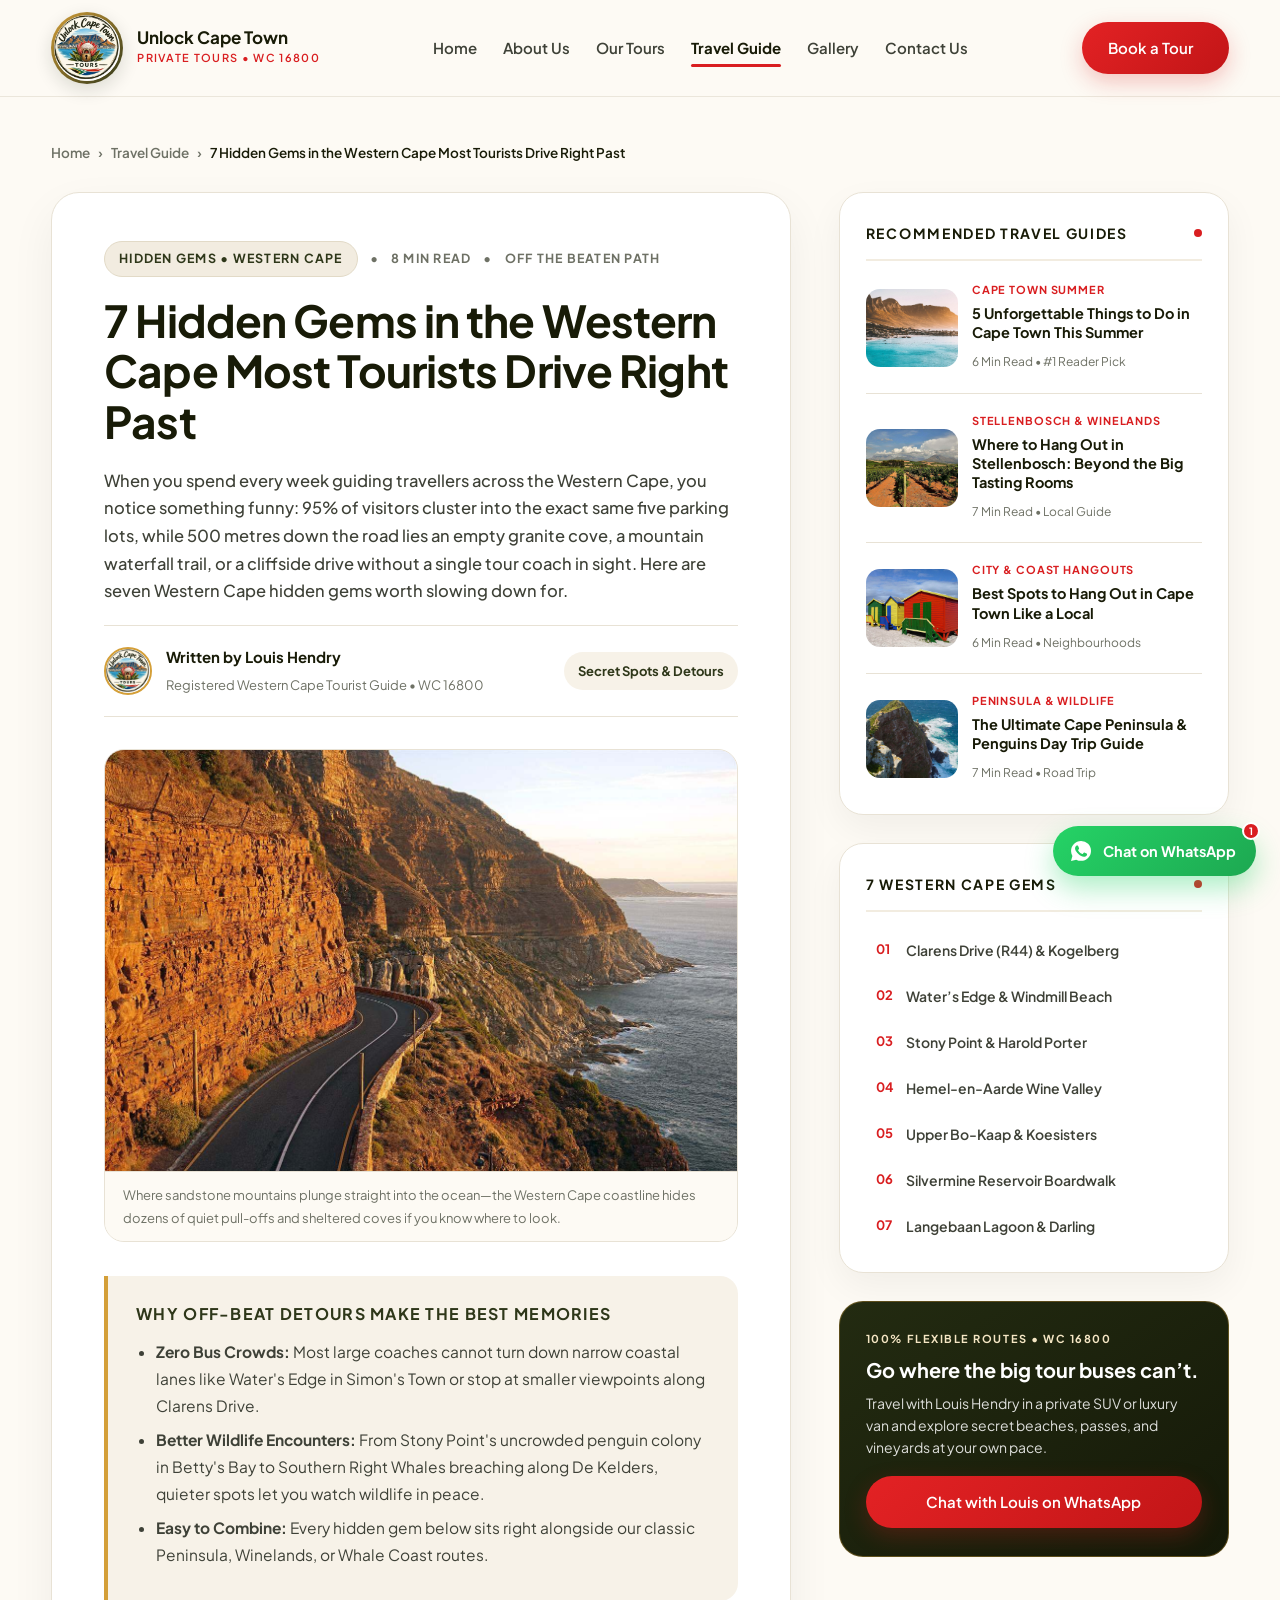
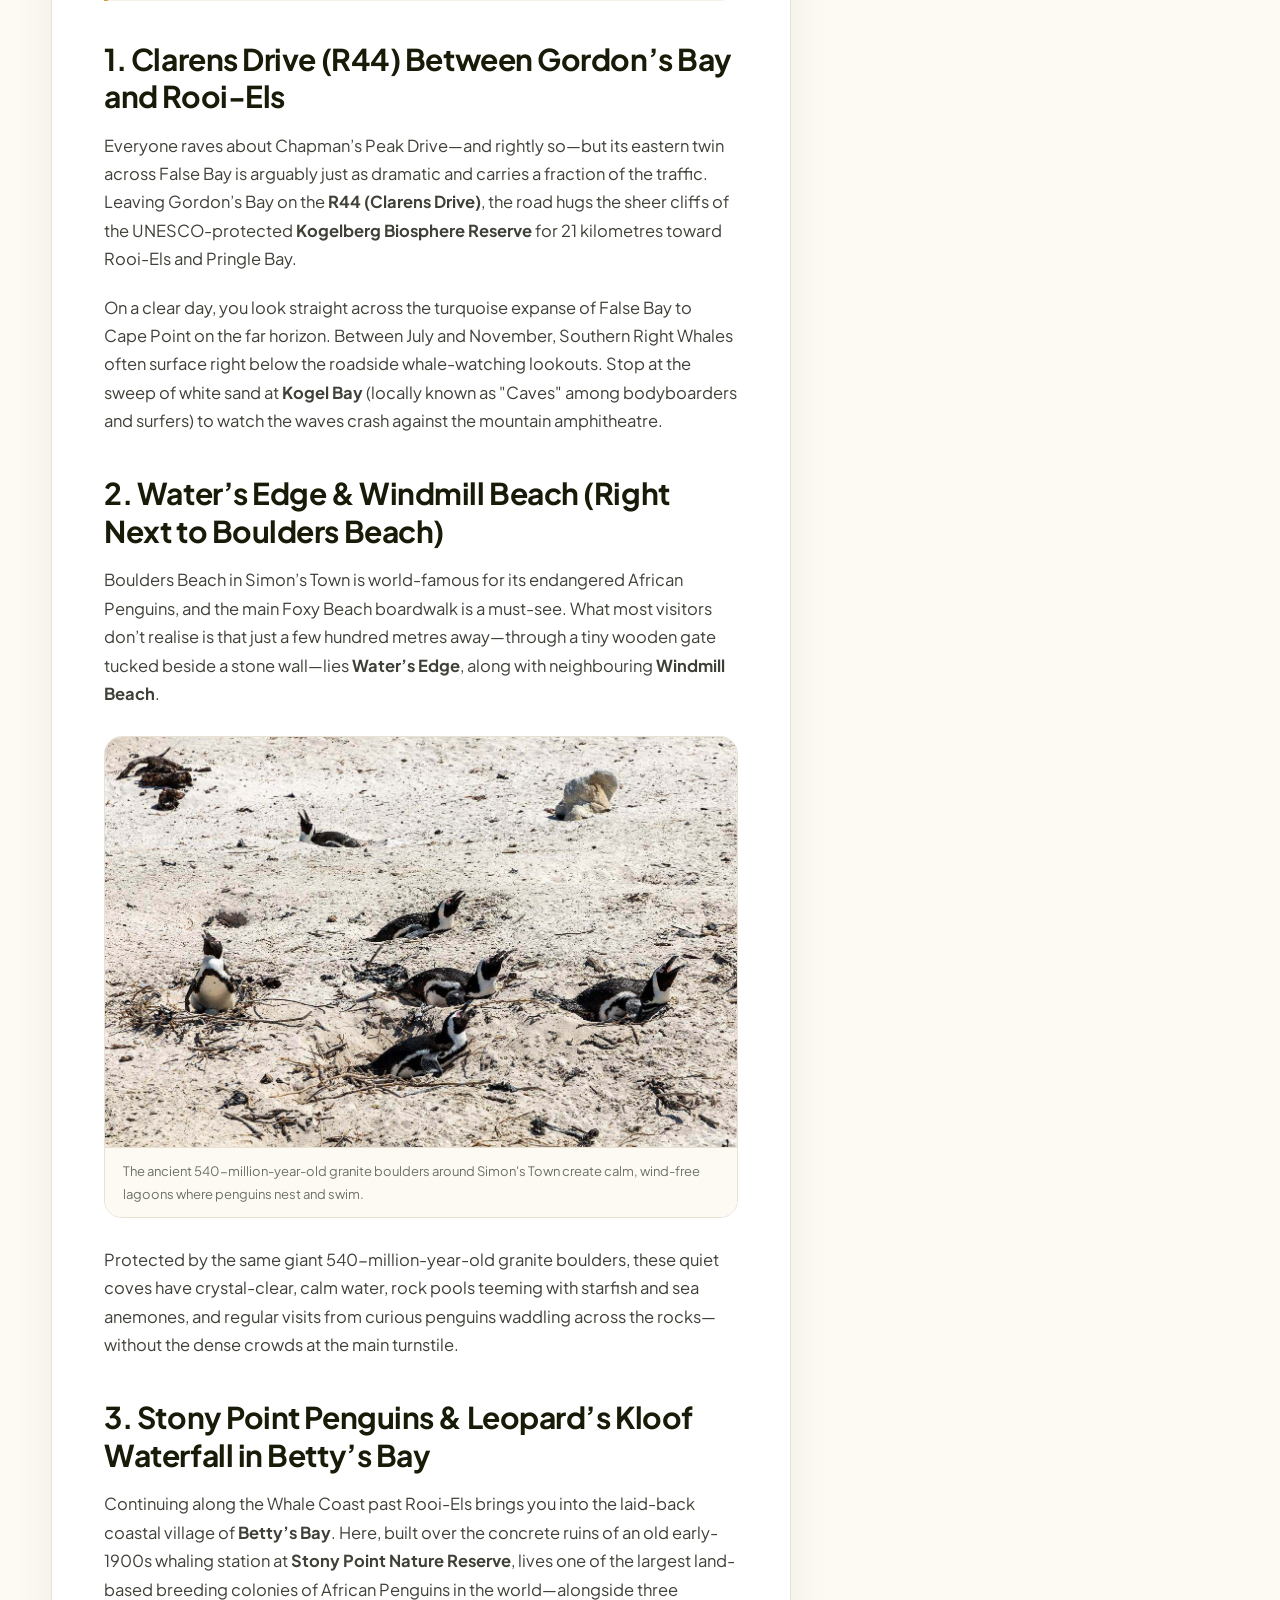
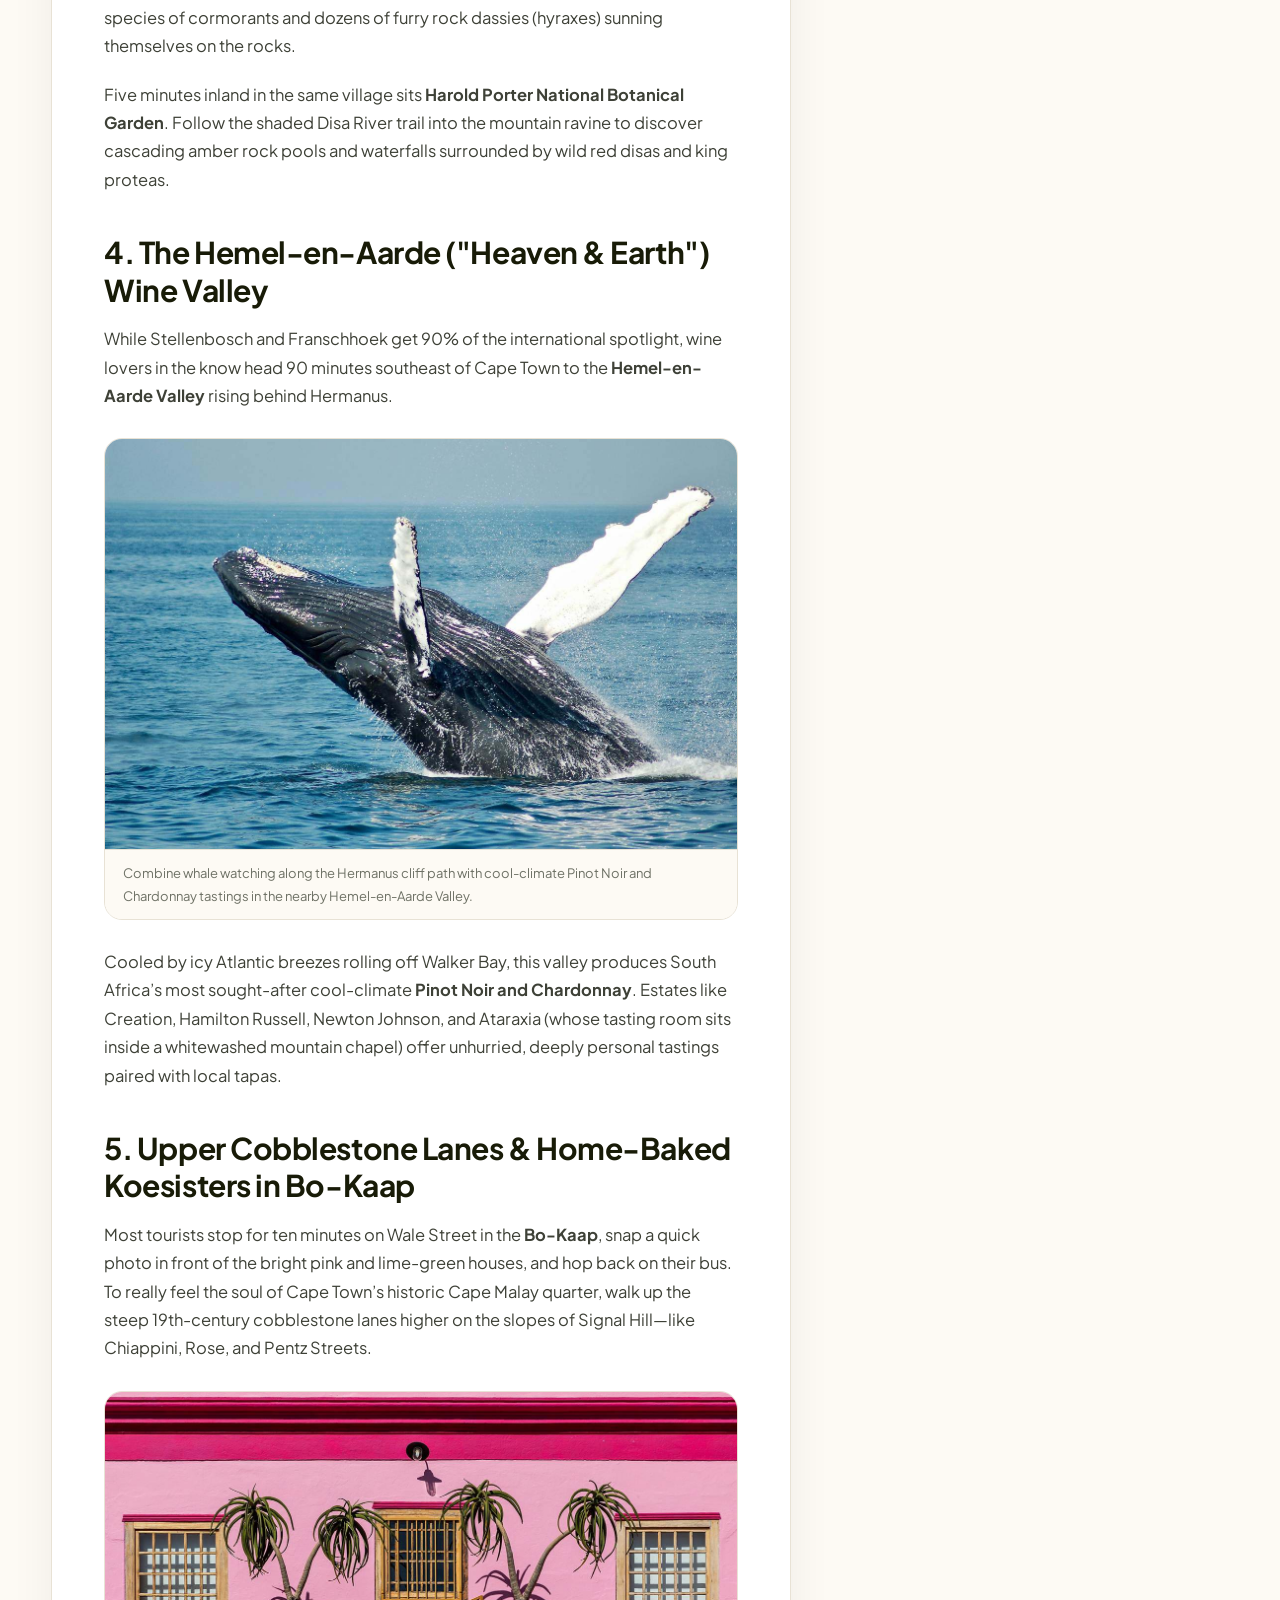
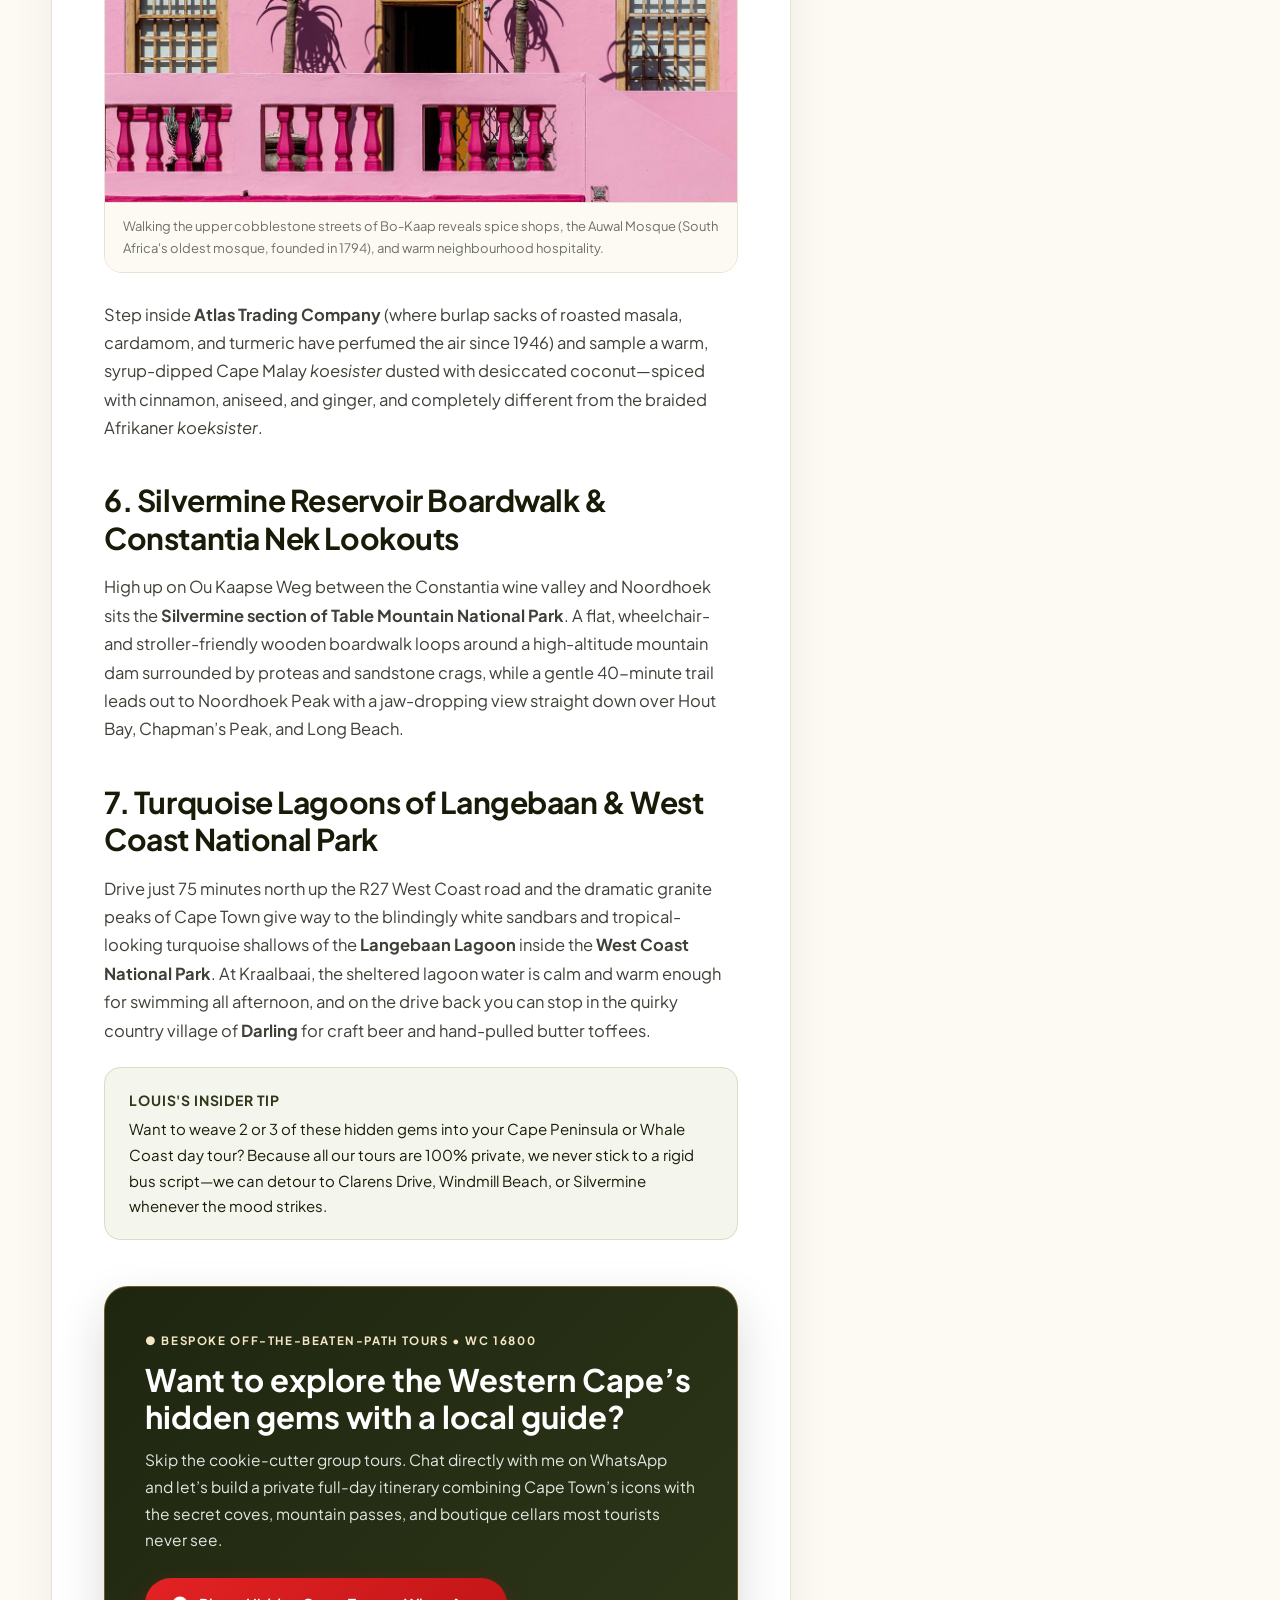
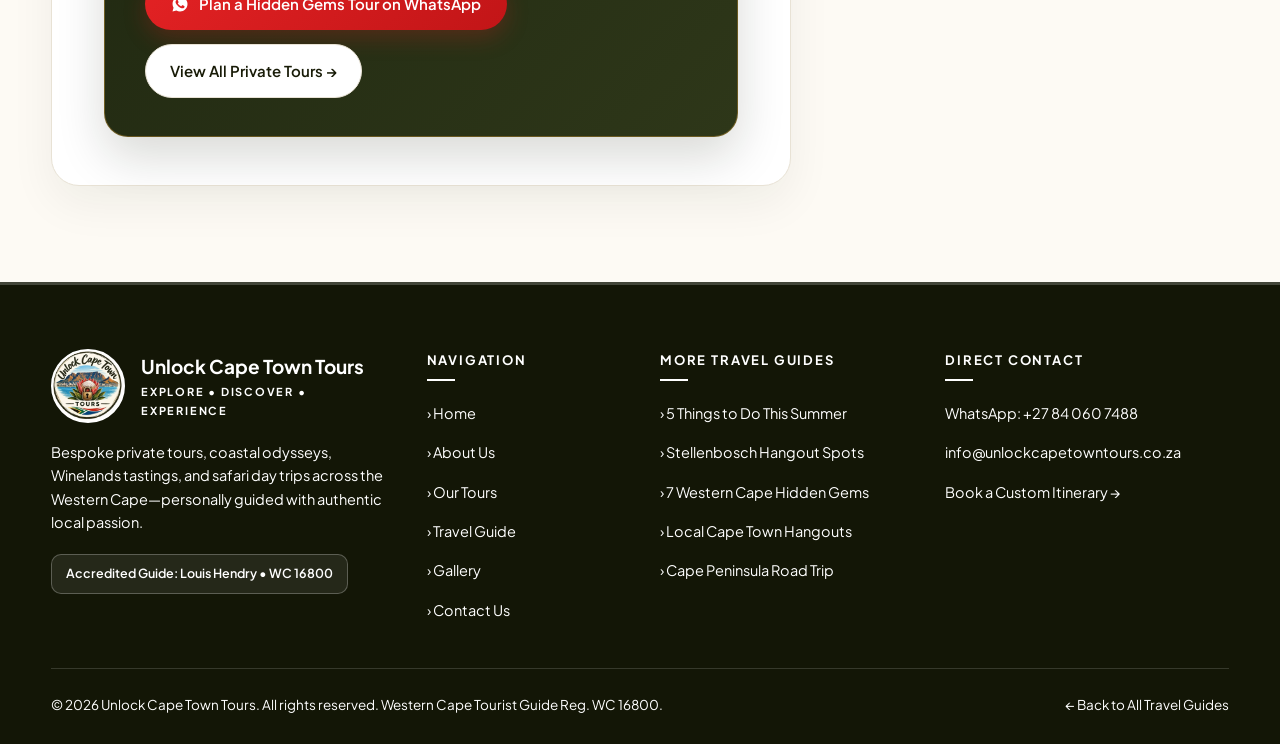
<file: blog-western-cape-hidden-gems.html>
<!DOCTYPE html>
<html lang="en">
<head>
  <meta charset="UTF-8" />
  <meta name="viewport" content="width=device-width, initial-scale=1.0" />
  <title>7 Hidden Gems in the Western Cape Most Tourists Drive Past | Unlock Cape Town Tours</title>
  <meta name="description" content="Discover 7 authentic hidden gems in the Western Cape and Cape Town—from the turquoise cliffs of Clarens Drive (R44) and secret Simon's Town coves to Hemel-en-Aarde wine farms. Written by local guide Louis Hendry (WC 16800)." />
  <meta name="keywords" content="hidden gems in the Western Cape, secret spots Cape Town, off the beaten path Western Cape, Clarens Drive R44, Windmill Beach Simon's Town, Stony Point penguins, Hemel-en-Aarde valley" />
  <meta property="og:title" content="7 Hidden Gems in the Western Cape Most Tourists Drive Right Past" />
  <meta property="og:description" content="Skip the tourist traps. Accredited guide Louis Hendry reveals 7 secret coves, scenic passes, and quiet coastal towns across the Western Cape." />
  <meta property="og:image" content="assets/images/chapmans-peak-2.jpg" />
  <meta property="og:type" content="article" />
  <link rel="icon" type="image/png" href="assets/logo.png" />

  <!-- Google Fonts -->
  <link rel="preconnect" href="https://fonts.googleapis.com" />
  <link rel="preconnect" href="https://fonts.gstatic.com" crossorigin />
  <link href="https://fonts.googleapis.com/css2?family=Playfair+Display:ital,wght@0,600;0,700;1,500;1,600&family=Plus+Jakarta+Sans:wght@400;500;600;700&display=swap" rel="stylesheet" />

  <!-- JSON-LD BlogPosting Schema for Google SEO -->
  <script type="application/ld+json">
  {
    "@context": "https://schema.org",
    "@type": "BlogPosting",
    "headline": "7 Hidden Gems in the Western Cape Most Tourists Drive Right Past",
    "description": "An insider guide to 7 off-the-beaten-path places in Cape Town and the Western Cape, including Clarens Drive, Windmill Beach, Harold Porter Botanical Garden, and the Hemel-en-Aarde Valley.",
    "image": "https://www.unlockcapetowntours.co.za/assets/images/chapmans-peak-2.jpg",
    "author": {
      "@type": "Person",
      "name": "Louis Hendry",
      "jobTitle": "Accredited Western Cape Tourist Guide (WC 16800)"
    },
    "publisher": {
      "@type": "TravelAgency",
      "name": "Unlock Cape Town Tours",
      "logo": {
        "@type": "ImageObject",
        "url": "https://www.unlockcapetowntours.co.za/assets/logo.png"
      }
    },
    "mainEntityOfPage": {
      "@type": "WebPage",
      "@id": "https://www.unlockcapetowntours.co.za/blog-western-cape-hidden-gems.html"
    }
  }
  </script>

  <style>
    :root {
      --bg-cream: #FDFAF4;
      --bg-cream-alt: #F7F2E8;
      --bg-white: #FFFFFF;
      --olive-dark: #181B07;
      --olive-deep: #131606;
      --olive-banner: #2E3719;
      --olive-soft: #3D4823;
      --red-brand: #D91E20;
      --red-hover: #B51517;
      --gold-accent: #D49F38;
      --gold-soft: #F5E6C4;
      --text-body: #3E4137;
      --text-muted: #6E7165;
      --border-light: #E8E2D5;
      --badge-beige: #F2ECE0;
      --font-sans: 'Plus Jakarta Sans', -apple-system, BlinkMacSystemFont, sans-serif;
      --font-serif: 'Playfair Display', Georgia, serif;
    }

    *, *::before, *::after {
      box-sizing: border-box;
      margin: 0;
      padding: 0;
    }

    html {
      scroll-behavior: smooth;
    }

    body {
      font-family: var(--font-sans);
      background-color: var(--bg-cream);
      color: var(--olive-dark);
      line-height: 1.72;
      font-size: 16.5px;
      -webkit-font-smoothing: antialiased;
      overflow-x: hidden;
    }

    a {
      text-decoration: none;
      color: inherit;
      transition: all 0.25s ease;
    }

    img {
      display: block;
      max-width: 100%;
    }

    .container {
      max-width: 1320px;
      width: 92%;
      margin: 0 auto;
    }

    .serif-accent {
      font-family: var(--font-serif);
      font-style: italic;
      font-weight: 600;
    }

    .wa-official-icon {
      fill: currentColor !important;
      stroke: none !important;
      flex-shrink: 0;
    }

    .btn-red {
      display: inline-flex;
      align-items: center;
      justify-content: center;
      gap: 10px;
      background: linear-gradient(135deg, #E32224 0%, #C21517 100%);
      color: #FFFFFF;
      font-weight: 600;
      font-size: 15px;
      padding: 13px 26px;
      border-radius: 999px;
      border: none;
      cursor: pointer;
      box-shadow: 0 8px 22px rgba(217, 30, 32, 0.25);
      transition: all 0.25s ease;
      white-space: nowrap;
    }

    .btn-red:hover {
      background: linear-gradient(135deg, #C9181A 0%, #A31012 100%);
      transform: translateY(-2px);
      box-shadow: 0 12px 28px rgba(217, 30, 32, 0.35);
    }

    .btn-outline-dark {
      display: inline-flex;
      align-items: center;
      justify-content: center;
      gap: 10px;
      background: #FFFFFF;
      color: var(--olive-dark);
      font-weight: 600;
      font-size: 15px;
      padding: 13px 24px;
      border-radius: 999px;
      border: 1.5px solid var(--border-light);
      transition: all 0.25s ease;
    }

    .btn-outline-dark:hover {
      border-color: var(--olive-dark);
      background: var(--badge-beige);
    }

    /* ==================== HEADER ==================== */
    .site-header {
      background-color: rgba(253, 250, 244, 0.96);
      backdrop-filter: blur(12px);
      padding: 12px 0;
      position: sticky;
      top: 0;
      z-index: 1000;
      border-bottom: 1px solid rgba(232, 226, 213, 0.8);
    }

    .header-inner {
      display: flex;
      align-items: center;
      justify-content: space-between;
      gap: 20px;
      position: relative;
    }

    .header-brand {
      display: flex;
      align-items: center;
      gap: 14px;
      flex-shrink: 0;
    }

    .header-logo-wrap {
      width: 72px;
      height: 72px;
      border-radius: 50%;
      padding: 3px;
      background: linear-gradient(135deg, var(--gold-accent), var(--olive-banner));
      box-shadow: 0 6px 18px rgba(24, 27, 7, 0.14);
      flex-shrink: 0;
    }

    .header-logo {
      width: 100%;
      height: 100%;
      border-radius: 50%;
      object-fit: cover;
      background-color: var(--bg-cream);
    }

    .header-brand-text {
      display: flex;
      flex-direction: column;
    }

    .header-brand-name {
      font-size: 17px;
      font-weight: 700;
      color: var(--olive-dark);
      line-height: 1.15;
    }

    .header-brand-sub {
      font-size: 11px;
      font-weight: 600;
      letter-spacing: 0.12em;
      text-transform: uppercase;
      color: var(--red-brand);
      margin-top: 2px;
    }

    .main-nav {
      display: flex;
      align-items: center;
      gap: 26px;
    }

    .main-nav a {
      font-size: 15px;
      font-weight: 600;
      color: var(--text-body);
      padding: 6px 0;
      position: relative;
    }

    .main-nav a::after {
      content: '';
      position: absolute;
      left: 0;
      bottom: 0;
      width: 0;
      height: 2.5px;
      background-color: var(--red-brand);
      border-radius: 2px;
      transition: width 0.25s ease;
    }

    .main-nav a.active {
      color: var(--olive-dark);
      font-weight: 700;
    }

    .main-nav a.active::after,
    .main-nav a:hover::after {
      width: 100%;
    }

    .header-actions {
      display: flex;
      align-items: center;
      gap: 12px;
    }

    .mobile-menu-toggle {
      display: none;
      width: 44px;
      height: 44px;
      border-radius: 12px;
      border: 1px solid var(--border-light);
      background: #FFFFFF;
      color: var(--olive-dark);
      align-items: center;
      justify-content: center;
      cursor: pointer;
    }

    /* ==================== BLOG POST LAYOUT ==================== */
    .blog-page-wrap {
      padding: 44px 0 96px;
    }

    .breadcrumb-bar {
      display: flex;
      align-items: center;
      flex-wrap: wrap;
      gap: 8px;
      font-size: 13.5px;
      font-weight: 600;
      color: var(--text-muted);
      margin-bottom: 28px;
    }

    .breadcrumb-bar a:hover {
      color: var(--red-brand);
    }

    .breadcrumb-bar .current {
      color: var(--olive-dark);
    }

    .blog-layout-grid {
      display: grid;
      grid-template-columns: minmax(0, 1fr) 390px;
      gap: 48px;
      align-items: start;
    }

    .blog-article {
      background: #FFFFFF;
      border-radius: 28px;
      border: 1px solid var(--border-light);
      padding: 48px 52px;
      box-shadow: 0 18px 46px rgba(24, 27, 7, 0.06);
    }

    .article-eyebrow {
      display: flex;
      align-items: center;
      flex-wrap: wrap;
      gap: 12px;
      margin-bottom: 18px;
      font-size: 12.5px;
      font-weight: 700;
      text-transform: uppercase;
      letter-spacing: 0.1em;
      color: var(--text-muted);
    }

    .article-badge {
      background: var(--badge-beige);
      color: var(--olive-banner);
      padding: 6px 14px;
      border-radius: 999px;
      border: 1px solid #E2DAC7;
    }

    .blog-article h1 {
      font-size: clamp(30px, 3.6vw, 44px);
      font-weight: 700;
      line-height: 1.15;
      letter-spacing: -0.02em;
      color: var(--olive-dark);
      margin-bottom: 20px;
    }

    .article-lead {
      font-size: 18.5px;
      color: var(--text-body);
      line-height: 1.68;
      margin-bottom: 26px;
      font-weight: 500;
    }

    .article-byline {
      display: flex;
      align-items: center;
      justify-content: space-between;
      flex-wrap: wrap;
      gap: 16px;
      padding: 18px 0;
      border-top: 1px solid var(--border-light);
      border-bottom: 1px solid var(--border-light);
      margin-bottom: 32px;
    }

    .byline-left {
      display: flex;
      align-items: center;
      gap: 14px;
    }

    .byline-left img {
      width: 48px;
      height: 48px;
      border-radius: 50%;
      object-fit: cover;
      border: 2px solid var(--gold-accent);
    }

    .byline-left strong {
      display: block;
      font-size: 15px;
      color: var(--olive-dark);
    }

    .byline-left span {
      font-size: 13px;
      color: var(--text-muted);
    }

    .byline-share {
      font-size: 13px;
      font-weight: 700;
      color: var(--olive-banner);
      background: var(--bg-cream-alt);
      padding: 8px 14px;
      border-radius: 999px;
    }

    .article-hero-figure {
      margin-bottom: 34px;
      border-radius: 20px;
      overflow: hidden;
      border: 1px solid var(--border-light);
      background: var(--bg-cream);
    }

    .article-hero-figure img {
      width: 100%;
      max-height: 480px;
      object-fit: cover;
    }

    .article-hero-figure figcaption,
    .article-inline-figure figcaption {
      padding: 12px 18px;
      font-size: 13px;
      color: var(--text-muted);
      background: var(--bg-cream);
      border-top: 1px solid var(--border-light);
    }

    .quick-takeaways {
      background: var(--bg-cream-alt);
      border-left: 4px solid var(--gold-accent);
      border-radius: 0 18px 18px 0;
      padding: 24px 28px;
      margin-bottom: 36px;
    }

    .quick-takeaways h3 {
      font-size: 16px;
      font-weight: 700;
      text-transform: uppercase;
      letter-spacing: 0.08em;
      color: var(--olive-banner);
      margin-bottom: 12px;
    }

    .quick-takeaways ul {
      padding-left: 20px;
      color: var(--text-body);
      font-size: 15.5px;
    }

    .quick-takeaways li {
      margin-bottom: 8px;
    }

    .blog-article h2 {
      font-size: clamp(23px, 2.5vw, 30px);
      font-weight: 700;
      color: var(--olive-dark);
      margin: 40px 0 16px;
      line-height: 1.25;
      letter-spacing: -0.015em;
    }

    .blog-article p {
      color: var(--text-body);
      margin-bottom: 20px;
      font-size: 16.5px;
    }

    .article-inline-figure {
      margin: 28px 0;
      border-radius: 18px;
      overflow: hidden;
      border: 1px solid var(--border-light);
    }

    .article-inline-figure img {
      width: 100%;
      max-height: 410px;
      object-fit: cover;
    }

    .local-tip-box {
      background: #F4F6EE;
      border: 1px solid #D5DEC2;
      border-radius: 16px;
      padding: 20px 24px;
      margin: 22px 0 28px;
      font-size: 15px;
      color: var(--olive-dark);
    }

    .local-tip-box strong {
      color: var(--olive-banner);
      display: block;
      margin-bottom: 4px;
      font-size: 14px;
      text-transform: uppercase;
      letter-spacing: 0.06em;
    }

    .article-cta-box {
      margin-top: 46px;
      background: linear-gradient(135deg, #1E2610 0%, #2E3719 100%);
      color: #FFFFFF;
      border-radius: 24px;
      padding: 38px 40px;
      border: 1px solid rgba(212, 159, 56, 0.4);
      box-shadow: 0 20px 48px rgba(19, 22, 6, 0.16);
    }

    .article-cta-box .cta-tag {
      display: inline-block;
      font-size: 11.5px;
      font-weight: 700;
      text-transform: uppercase;
      letter-spacing: 0.14em;
      color: var(--gold-soft);
      margin-bottom: 10px;
    }

    .article-cta-box h3 {
      font-size: clamp(24px, 2.6vw, 31px);
      font-weight: 700;
      line-height: 1.2;
      margin-bottom: 12px;
      color: #FFFFFF;
    }

    .article-cta-box p {
      color: rgba(255, 255, 255, 0.88);
      font-size: 15.5px;
      margin-bottom: 24px;
    }

    .article-cta-buttons {
      display: flex;
      align-items: center;
      flex-wrap: wrap;
      gap: 14px;
    }

    /* ==================== STICKY SIDEBAR ==================== */
    .blog-sidebar {
      position: sticky;
      top: 108px;
      display: flex;
      flex-direction: column;
      gap: 28px;
    }

    .sidebar-card {
      background: #FFFFFF;
      border-radius: 24px;
      border: 1px solid var(--border-light);
      padding: 28px 26px;
      box-shadow: 0 14px 36px rgba(24, 27, 7, 0.05);
    }

    .sidebar-title {
      font-size: 14px;
      font-weight: 700;
      text-transform: uppercase;
      letter-spacing: 0.12em;
      color: var(--olive-dark);
      padding-bottom: 14px;
      margin-bottom: 20px;
      border-bottom: 2px solid var(--badge-beige);
      display: flex;
      align-items: center;
      justify-content: space-between;
    }

    .sidebar-title span.dot {
      width: 8px;
      height: 8px;
      border-radius: 50%;
      background: var(--red-brand);
    }

    .recommended-list {
      display: flex;
      flex-direction: column;
      gap: 18px;
    }

    .rec-blog-item {
      display: grid;
      grid-template-columns: 92px 1fr;
      gap: 14px;
      align-items: center;
      padding-bottom: 18px;
      border-bottom: 1px solid var(--border-light);
    }

    .rec-blog-item:last-child {
      padding-bottom: 0;
      border-bottom: none;
    }

    .rec-blog-thumb {
      width: 92px;
      height: 78px;
      border-radius: 14px;
      overflow: hidden;
      flex-shrink: 0;
    }

    .rec-blog-thumb img {
      width: 100%;
      height: 100%;
      object-fit: cover;
      transition: transform 0.35s ease;
    }

    .rec-blog-item:hover .rec-blog-thumb img {
      transform: scale(1.08);
    }

    .rec-blog-info .rec-cat {
      display: block;
      font-size: 11px;
      font-weight: 700;
      text-transform: uppercase;
      letter-spacing: 0.08em;
      color: var(--red-brand);
      margin-bottom: 4px;
    }

    .rec-blog-info h4 {
      font-size: 14.5px;
      font-weight: 700;
      line-height: 1.32;
      color: var(--olive-dark);
      margin-bottom: 4px;
      transition: color 0.2s ease;
    }

    .rec-blog-item:hover .rec-blog-info h4 {
      color: var(--red-brand);
    }

    .rec-blog-info .rec-time {
      font-size: 12px;
      color: var(--text-muted);
    }

    .toc-list {
      list-style: none;
      display: flex;
      flex-direction: column;
      gap: 10px;
    }

    .toc-list a {
      display: flex;
      align-items: flex-start;
      gap: 10px;
      font-size: 14px;
      font-weight: 600;
      color: var(--text-body);
      padding: 6px 10px;
      border-radius: 10px;
    }

    .toc-list a:hover {
      background: var(--bg-cream-alt);
      color: var(--olive-dark);
    }

    .toc-num {
      color: var(--red-brand);
      font-weight: 700;
      font-size: 13px;
      min-width: 20px;
    }

    .sidebar-concierge {
      background: linear-gradient(145deg, #232B11 0%, #151908 100%);
      color: #FFFFFF;
      border-radius: 24px;
      padding: 28px 26px;
      border: 1px solid rgba(212, 159, 56, 0.35);
    }

    .sidebar-concierge h4 {
      font-size: 20px;
      font-weight: 700;
      line-height: 1.25;
      margin-bottom: 10px;
    }

    .sidebar-concierge p {
      font-size: 14px;
      color: rgba(255, 255, 255, 0.85);
      line-height: 1.58;
      margin-bottom: 18px;
    }

    /* ==================== FOOTER ==================== */
    .site-footer {
      background-color: var(--olive-deep);
      color: #FFFFFF;
      padding: 64px 0 28px;
      border-top: 3px solid rgba(255, 255, 255, 0.2);
    }

    .footer-grid {
      display: grid;
      grid-template-columns: 1.3fr 0.75fr 0.95fr 1.1fr;
      gap: 40px;
      padding-bottom: 44px;
      border-bottom: 1px solid rgba(255, 255, 255, 0.15);
    }

    .footer-brand-head {
      display: flex;
      align-items: center;
      gap: 16px;
      margin-bottom: 18px;
    }

    .footer-brand-head img {
      width: 74px;
      height: 74px;
      border-radius: 50%;
      object-fit: cover;
      border: 2px solid #FFFFFF;
      background: var(--bg-cream);
    }

    .footer-brand-title {
      font-size: 19px;
      font-weight: 700;
      color: #FFFFFF;
    }

    .footer-brand-sub {
      font-size: 11px;
      font-weight: 700;
      letter-spacing: 0.16em;
      text-transform: uppercase;
      color: #FFFFFF;
    }

    .footer-bio {
      font-size: 14.5px;
      color: #FFFFFF;
      line-height: 1.62;
      margin-bottom: 20px;
    }

    .footer-accreditation {
      display: inline-flex;
      align-items: center;
      gap: 8px;
      padding: 8px 14px;
      border-radius: 10px;
      background: rgba(255, 255, 255, 0.08);
      border: 1px solid rgba(255, 255, 255, 0.25);
      color: #FFFFFF;
      font-size: 12.5px;
      font-weight: 600;
    }

    .footer-col-title {
      font-size: 13px;
      font-weight: 700;
      text-transform: uppercase;
      letter-spacing: 0.14em;
      color: #FFFFFF;
      margin-bottom: 18px;
      position: relative;
      padding-bottom: 10px;
    }

    .footer-col-title::after {
      content: '';
      position: absolute;
      left: 0;
      bottom: 0;
      width: 28px;
      height: 2px;
      background-color: #FFFFFF;
    }

    .footer-links {
      list-style: none;
      display: flex;
      flex-direction: column;
      gap: 11px;
    }

    .footer-links a {
      font-size: 14.5px;
      color: #FFFFFF;
    }

    .footer-bottom {
      padding-top: 24px;
      display: flex;
      align-items: center;
      justify-content: space-between;
      flex-wrap: wrap;
      gap: 16px;
      font-size: 13.5px;
      color: #FFFFFF;
    }

    .nav-mobile-cta {
      display: none;
    }

    .nav-mobile-cta {
      display: none;
    }

    /* ==================== FLOATING WHATSAPP CHATBOT ==================== */
    .wa-chatbot {
      position: fixed;
      bottom: 24px;
      right: 24px;
      z-index: 9999;
      font-family: var(--font-sans);
    }

    .wa-chat-window {
      position: absolute;
      bottom: 76px;
      right: 0;
      width: 360px;
      max-width: calc(100vw - 32px);
      background: #FFFFFF;
      border-radius: 22px;
      box-shadow: 0 22px 54px rgba(15, 20, 8, 0.26);
      border: 1px solid rgba(232, 226, 213, 0.9);
      overflow: hidden;
      opacity: 0;
      visibility: hidden;
      transform: translateY(16px) scale(0.96);
      transform-origin: bottom right;
      transition: all 0.28s cubic-bezier(0.16, 1, 0.3, 1);
    }

    .wa-chatbot.open .wa-chat-window {
      opacity: 1;
      visibility: visible;
      transform: translateY(0) scale(1);
    }

    .wa-chat-header {
      background: linear-gradient(135deg, #1E2610 0%, #2E3719 100%);
      color: #FFFFFF;
      padding: 16px 18px;
      display: flex;
      align-items: center;
      justify-content: space-between;
      gap: 12px;
      border-bottom: 2px solid var(--gold-accent);
    }

    .wa-chat-profile {
      display: flex;
      align-items: center;
      gap: 12px;
    }

    .wa-chat-avatar-wrap {
      position: relative;
      width: 46px;
      height: 46px;
      flex-shrink: 0;
    }

    .wa-chat-avatar-wrap img {
      width: 100%;
      height: 100%;
      border-radius: 50%;
      object-fit: cover;
      border: 2px solid var(--gold-accent);
      background: var(--bg-cream);
    }

    .wa-online-dot {
      position: absolute;
      bottom: 1px;
      right: 1px;
      width: 12px;
      height: 12px;
      border-radius: 50%;
      background-color: #25D366;
      border: 2px solid #1E2610;
    }

    .wa-chat-profile-info strong {
      display: block;
      font-size: 15px;
      font-weight: 700;
      color: #FFFFFF;
      line-height: 1.2;
    }

    .wa-chat-profile-info span {
      font-size: 11.5px;
      color: var(--gold-soft);
      font-weight: 500;
    }

    .wa-chat-close {
      background: rgba(255, 255, 255, 0.12);
      border: none;
      color: #FFFFFF;
      width: 30px;
      height: 30px;
      border-radius: 50%;
      cursor: pointer;
      display: flex;
      align-items: center;
      justify-content: center;
      font-size: 18px;
    }

    .wa-chat-body {
      background-color: #F4EFE6;
      padding: 18px 16px 14px;
      max-height: 320px;
      overflow-y: auto;
    }

    .wa-msg-bubble {
      background: #FFFFFF;
      border-radius: 4px 16px 16px 16px;
      padding: 12px 14px;
      box-shadow: 0 4px 12px rgba(0, 0, 0, 0.05);
      font-size: 13.5px;
      color: var(--olive-dark);
      line-height: 1.5;
      margin-bottom: 14px;
      border: 1px solid #E8E2D5;
    }

    .wa-msg-sender {
      font-size: 11px;
      font-weight: 700;
      color: var(--olive-banner);
      margin-bottom: 4px;
      display: flex;
      align-items: center;
      justify-content: space-between;
    }

    .wa-quick-label {
      font-size: 11px;
      font-weight: 700;
      text-transform: uppercase;
      letter-spacing: 0.1em;
      color: var(--text-muted);
      margin-bottom: 8px;
      display: block;
    }

    .wa-quick-chips {
      display: flex;
      flex-wrap: wrap;
      gap: 7px;
    }

    .wa-chip {
      background: #FFFFFF;
      border: 1px solid #DED6C6;
      border-radius: 999px;
      padding: 6px 12px;
      font-size: 12px;
      font-weight: 600;
      color: var(--olive-dark);
      cursor: pointer;
      transition: all 0.2s ease;
      font-family: inherit;
    }

    .wa-chip:hover {
      background: var(--olive-banner);
      color: #FFFFFF;
      border-color: var(--olive-banner);
    }

    .wa-chat-footer {
      padding: 12px 14px;
      background: #FFFFFF;
      border-top: 1px solid #ECE6DA;
      display: flex;
      align-items: center;
      gap: 8px;
    }

    .wa-chat-input {
      flex: 1;
      border: 1px solid #DFD8C8;
      background: var(--bg-cream);
      border-radius: 999px;
      padding: 10px 14px;
      font-size: 14px;
      font-family: inherit;
      color: var(--olive-dark);
      outline: none;
    }

    .wa-chat-send {
      width: 40px;
      height: 40px;
      border-radius: 50%;
      background: #25D366;
      color: #FFFFFF;
      border: none;
      cursor: pointer;
      display: flex;
      align-items: center;
      justify-content: center;
      flex-shrink: 0;
    }

    .wa-launcher {
      display: inline-flex;
      align-items: center;
      gap: 10px;
      background: linear-gradient(135deg, #25D366 0%, #1DA851 100%);
      color: #FFFFFF;
      border: none;
      border-radius: 999px;
      padding: 13px 20px 13px 16px;
      font-family: inherit;
      font-size: 14.5px;
      font-weight: 700;
      cursor: pointer;
      box-shadow: 0 12px 28px rgba(37, 211, 102, 0.38);
      transition: all 0.25s ease;
      position: relative;
    }

    .wa-launcher svg {
      width: 24px;
      height: 24px;
    }

    .wa-launcher-badge {
      position: absolute;
      top: -4px;
      right: -4px;
      width: 18px;
      height: 18px;
      border-radius: 50%;
      background: var(--red-brand);
      color: #FFFFFF;
      font-size: 10px;
      font-weight: 700;
      display: flex;
      align-items: center;
      justify-content: center;
      border: 2px solid #FFFFFF;
    }

    @media (max-width: 1080px) {
      .blog-layout-grid {
        grid-template-columns: 1fr;
      }
      .blog-sidebar {
        position: static;
      }
      .footer-grid {
        grid-template-columns: 1fr 1fr;
      }
    }

    @media (max-width: 900px) {
      .mobile-menu-toggle {
        display: inline-flex;
      }
      .header-cta-desktop {
        display: none;
      }
      .main-nav {
        position: absolute;
        top: calc(100% + 12px);
        left: 0;
        right: 0;
        background: #FFFFFF;
        border: 1px solid var(--border-light);
        border-radius: 20px;
        box-shadow: 0 20px 48px rgba(24, 27, 7, 0.16);
        padding: 20px;
        flex-direction: column;
        align-items: stretch;
        gap: 6px;
        opacity: 0;
        visibility: hidden;
        transform: translateY(-10px);
        transition: all 0.25s ease;
        z-index: 1001;
      }
      .main-nav.open {
        opacity: 1;
        visibility: visible;
        transform: translateY(0);
      }
      .main-nav a {
        padding: 12px 16px;
        border-radius: 12px;
        font-size: 16px;
      }
      .main-nav a::after {
        display: none;
      }
      .main-nav a.active,
      .main-nav a:hover {
        background: var(--badge-beige);
      }
      .main-nav a.nav-mobile-cta {
        display: inline-flex;
        align-items: center;
        justify-content: center;
        gap: 8px;
        margin-top: 8px;
        background-color: var(--red-brand);
        color: #FFFFFF !important;
        font-weight: 700;
        text-align: center;
        box-shadow: 0 8px 20px rgba(227, 28, 19, 0.25);
      }
      .main-nav a.nav-mobile-cta:hover {
        background-color: var(--red-hover);
      }
    }

    @media (max-width: 680px) {
      .container {
        width: 100%;
        padding: 0 20px;
      }
      .site-header {
        padding: 12px 0;
      }
      .header-logo-wrap {
        width: 52px;
        height: 52px;
      }
      .header-brand {
        gap: 11px;
      }
      .header-brand-name {
        font-size: 15.5px;
      }
      .header-brand-sub {
        font-size: 10px;
      }
      .blog-page-wrap {
        padding: 24px 0 56px;
      }
      .breadcrumb-bar {
        margin-bottom: 18px;
        font-size: 12.5px;
        gap: 6px;
      }
      .blog-layout-grid {
        gap: 28px;
      }
      .blog-article {
        padding: 24px 18px;
        border-radius: 20px;
      }
      .article-hero-img,
      .article-hero-figure img,
      .article-inline-figure img,
      .spot-inline-img {
        max-height: 230px;
        border-radius: 14px;
      }
      .article-lead {
        font-size: 16px;
        margin-bottom: 22px;
        padding-bottom: 20px;
      }
      .quick-takeaways {
        padding: 20px 18px;
        border-radius: 16px;
        margin-bottom: 26px;
      }
      .spot-block {
        margin-bottom: 28px;
        padding-bottom: 24px;
      }
      .insider-tip-box {
        padding: 16px 18px;
      }
      .article-cta-box {
        padding: 24px 18px;
        border-radius: 20px;
        margin-top: 28px;
      }
      .article-cta-buttons {
        flex-direction: column;
        align-items: stretch;
        width: 100%;
        gap: 10px;
      }
      .article-cta-buttons a {
        width: 100%;
        justify-content: center;
        white-space: normal;
        text-align: center;
        padding: 13px 18px;
      }
      .sidebar-card,
      .sidebar-concierge {
        padding: 22px 18px;
        border-radius: 20px;
      }
      .rec-blog-item {
        grid-template-columns: 80px 1fr;
        gap: 12px;
      }
      .rec-blog-thumb {
        width: 80px;
        height: 70px;
      }
      .footer-grid {
        grid-template-columns: 1fr;
        gap: 30px;
        padding-bottom: 32px;
      }
      .footer-bottom {
        flex-direction: column;
        align-items: flex-start;
        gap: 12px;
      }
      .wa-chatbot {
        bottom: 16px;
        right: 16px;
      }
      .wa-launcher {
        padding: 12px 16px;
        font-size: 13.5px;
      }
      .wa-chat-input {
        font-size: 16px;
      }
      .site-footer {
        padding: 48px 0 92px;
      }
    }
  </style>
</head>
<body>

  <!-- ==================== HEADER ==================== -->
  <header class="site-header">
    <div class="container header-inner">
      <a href="home2.html" class="header-brand">
        <div class="header-logo-wrap">
          <img src="assets/logo.png" alt="Unlock Cape Town Tours Logo" class="header-logo" />
        </div>
        <div class="header-brand-text">
          <span class="header-brand-name">Unlock Cape Town</span>
          <span class="header-brand-sub">Private Tours • WC 16800</span>
        </div>
      </a>

      <nav class="main-nav" id="mainNav">
        <a href="home2.html">Home</a>
        <a href="about.html">About Us</a>
        <a href="tours.html">Our Tours</a>
        <a href="travel-guide.html" class="active">Travel Guide</a>
        <a href="gallery.html">Gallery</a>
        <a href="contact.html">Contact Us</a>
        <a href="https://wa.me/27840607488?text=Hello%20Louis!%20I%20would%20love%20to%20book%20a%20private%20Cape%20Town%20tour." target="_blank" rel="noopener" class="nav-mobile-cta">Book a Tour on WhatsApp →</a>
      </nav>

      <div class="header-actions">
        <a href="https://wa.me/27840607488?text=Hello%20Louis!%20I%20would%20love%20to%20book%20a%20private%20Cape%20Town%20tour." target="_blank" rel="noopener" class="btn-red header-cta-desktop">
          <span>Book a Tour</span>
          <svg viewBox="0 0 24 24" fill="none" stroke="currentColor" stroke-linecap="round" stroke-linejoin="round"><line x1="5" y1="12" x2="19" y2="12"/><polyline points="12 5 19 12 12 19"/></svg>
        </a>
        <button type="button" class="mobile-menu-toggle" id="mobileMenuToggle" aria-label="Toggle navigation menu" aria-expanded="false">
          <svg width="24" height="24" viewBox="0 0 24 24" fill="none" stroke="currentColor" stroke-width="2.2" stroke-linecap="round"><line x1="3" y1="6" x2="21" y2="6"/><line x1="3" y1="12" x2="21" y2="12"/><line x1="3" y1="18" x2="21" y2="18"/></svg>
        </button>
      </div>
    </div>
  </header>

  <!-- ==================== BLOG CONTENT + RECOMMENDED BLOGS SIDEBAR ==================== -->
  <main class="blog-page-wrap" id="top">
    <div class="container">

      <nav class="breadcrumb-bar" aria-label="Breadcrumb">
        <a href="home2.html">Home</a>
        <span>›</span>
        <a href="travel-guide.html">Travel Guide</a>
        <span>›</span>
        <span class="current">7 Hidden Gems in the Western Cape Most Tourists Drive Right Past</span>
      </nav>

      <div class="blog-layout-grid">

        <!-- LEFT: MAIN BLOG ARTICLE -->
        <article class="blog-article">
          <div class="article-eyebrow">
            <span class="article-badge">Hidden Gems • Western Cape</span>
            <span>•</span>
            <span>8 Min Read</span>
            <span>•</span>
            <span>Off The Beaten Path</span>
          </div>

          <h1>7 Hidden Gems in the Western Cape Most Tourists Drive Right Past</h1>

          <p class="article-lead">
            When you spend every week guiding travellers across the Western Cape, you notice something funny: 95% of visitors cluster into the exact same five parking lots, while 500 metres down the road lies an empty granite cove, a mountain waterfall trail, or a cliffside drive without a single tour coach in sight. Here are seven Western Cape hidden gems worth slowing down for.
          </p>

          <div class="article-byline">
            <div class="byline-left">
              <img src="assets/logo.png" alt="Louis Hendry - Accredited Tourist Guide" />
              <div>
                <strong>Written by Louis Hendry</strong>
                <span>Registered Western Cape Tourist Guide • WC 16800</span>
              </div>
            </div>
            <span class="byline-share">Secret Spots &amp; Detours</span>
          </div>

          <figure class="article-hero-figure">
            <img src="assets/images/chapmans-peak-2.jpg" alt="Dramatic coastal road and rugged ocean cliffs in the Western Cape" />
            <figcaption>Where sandstone mountains plunge straight into the ocean—the Western Cape coastline hides dozens of quiet pull-offs and sheltered coves if you know where to look.</figcaption>
          </figure>

          <div class="quick-takeaways">
            <h3>Why Off-Beat Detours Make the Best Memories</h3>
            <ul>
              <li><strong>Zero Bus Crowds:</strong> Most large coaches cannot turn down narrow coastal lanes like Water's Edge in Simon's Town or stop at smaller viewpoints along Clarens Drive.</li>
              <li><strong>Better Wildlife Encounters:</strong> From Stony Point's uncrowded penguin colony in Betty's Bay to Southern Right Whales breaching along De Kelders, quieter spots let you watch wildlife in peace.</li>
              <li><strong>Easy to Combine:</strong> Every hidden gem below sits right alongside our classic Peninsula, Winelands, or Whale Coast routes.</li>
            </ul>
          </div>

          <h2 id="gem-1">1. Clarens Drive (R44) Between Gordon’s Bay and Rooi-Els</h2>
          <p>
            Everyone raves about Chapman’s Peak Drive—and rightly so—but its eastern twin across False Bay is arguably just as dramatic and carries a fraction of the traffic. Leaving Gordon’s Bay on the <strong>R44 (Clarens Drive)</strong>, the road hugs the sheer cliffs of the UNESCO-protected <strong>Kogelberg Biosphere Reserve</strong> for 21 kilometres toward Rooi-Els and Pringle Bay.
          </p>
          <p>
            On a clear day, you look straight across the turquoise expanse of False Bay to Cape Point on the far horizon. Between July and November, Southern Right Whales often surface right below the roadside whale-watching lookouts. Stop at the sweep of white sand at <strong>Kogel Bay</strong> (locally known as "Caves" among bodyboarders and surfers) to watch the waves crash against the mountain amphitheatre.
          </p>

          <h2 id="gem-2">2. Water’s Edge &amp; Windmill Beach (Right Next to Boulders Beach)</h2>
          <p>
            Boulders Beach in Simon’s Town is world-famous for its endangered African Penguins, and the main Foxy Beach boardwalk is a must-see. What most visitors don’t realise is that just a few hundred metres away—through a tiny wooden gate tucked beside a stone wall—lies <strong>Water’s Edge</strong>, along with neighbouring <strong>Windmill Beach</strong>.
          </p>

          <figure class="article-inline-figure">
            <img src="assets/images/boulders-colony.jpg" alt="Granite boulders, turquoise water and African Penguins along the Simon's Town coast" />
            <figcaption>The ancient 540-million-year-old granite boulders around Simon's Town create calm, wind-free lagoons where penguins nest and swim.</figcaption>
          </figure>

          <p>
            Protected by the same giant 540-million-year-old granite boulders, these quiet coves have crystal-clear, calm water, rock pools teeming with starfish and sea anemones, and regular visits from curious penguins waddling across the rocks—without the dense crowds at the main turnstile.
          </p>

          <h2 id="gem-3">3. Stony Point Penguins &amp; Leopard’s Kloof Waterfall in Betty’s Bay</h2>
          <p>
            Continuing along the Whale Coast past Rooi-Els brings you into the laid-back coastal village of <strong>Betty’s Bay</strong>. Here, built over the concrete ruins of an old early-1900s whaling station at <strong>Stony Point Nature Reserve</strong>, lives one of the largest land-based breeding colonies of African Penguins in the world—alongside three species of cormorants and dozens of furry rock dassies (hyraxes) sunning themselves on the rocks.
          </p>
          <p>
            Five minutes inland in the same village sits <strong>Harold Porter National Botanical Garden</strong>. Follow the shaded Disa River trail into the mountain ravine to discover cascading amber rock pools and waterfalls surrounded by wild red disas and king proteas.
          </p>

          <h2 id="gem-4">4. The Hemel-en-Aarde ("Heaven &amp; Earth") Wine Valley</h2>
          <p>
            While Stellenbosch and Franschhoek get 90% of the international spotlight, wine lovers in the know head 90 minutes southeast of Cape Town to the <strong>Hemel-en-Aarde Valley</strong> rising behind Hermanus.
          </p>

          <figure class="article-inline-figure">
            <img src="assets/images/hermanus-whale.jpg" alt="Coastal cliffs at Hermanus near the Hemel-en-Aarde wine valley" />
            <figcaption>Combine whale watching along the Hermanus cliff path with cool-climate Pinot Noir and Chardonnay tastings in the nearby Hemel-en-Aarde Valley.</figcaption>
          </figure>

          <p>
            Cooled by icy Atlantic breezes rolling off Walker Bay, this valley produces South Africa’s most sought-after cool-climate <strong>Pinot Noir and Chardonnay</strong>. Estates like Creation, Hamilton Russell, Newton Johnson, and Ataraxia (whose tasting room sits inside a whitewashed mountain chapel) offer unhurried, deeply personal tastings paired with local tapas.
          </p>

          <h2 id="gem-5">5. Upper Cobblestone Lanes &amp; Home-Baked Koesisters in Bo-Kaap</h2>
          <p>
            Most tourists stop for ten minutes on Wale Street in the <strong>Bo-Kaap</strong>, snap a quick photo in front of the bright pink and lime-green houses, and hop back on their bus. To really feel the soul of Cape Town’s historic Cape Malay quarter, walk up the steep 19th-century cobblestone lanes higher on the slopes of Signal Hill—like Chiappini, Rose, and Pentz Streets.
          </p>

          <figure class="article-inline-figure">
            <img src="assets/images/bokaap-colorful.jpg" alt="Brightly painted heritage homes on cobblestone streets in Bo-Kaap, Cape Town" />
            <figcaption>Walking the upper cobblestone streets of Bo-Kaap reveals spice shops, the Auwal Mosque (South Africa's oldest mosque, founded in 1794), and warm neighbourhood hospitality.</figcaption>
          </figure>

          <p>
            Step inside <strong>Atlas Trading Company</strong> (where burlap sacks of roasted masala, cardamom, and turmeric have perfumed the air since 1946) and sample a warm, syrup-dipped Cape Malay <em>koesister</em> dusted with desiccated coconut—spiced with cinnamon, aniseed, and ginger, and completely different from the braided Afrikaner <em>koeksister</em>.
          </p>

          <h2 id="gem-6">6. Silvermine Reservoir Boardwalk &amp; Constantia Nek Lookouts</h2>
          <p>
            High up on Ou Kaapse Weg between the Constantia wine valley and Noordhoek sits the <strong>Silvermine section of Table Mountain National Park</strong>. A flat, wheelchair- and stroller-friendly wooden boardwalk loops around a high-altitude mountain dam surrounded by proteas and sandstone crags, while a gentle 40-minute trail leads out to Noordhoek Peak with a jaw-dropping view straight down over Hout Bay, Chapman’s Peak, and Long Beach.
          </p>

          <h2 id="gem-7">7. Turquoise Lagoons of Langebaan &amp; West Coast National Park</h2>
          <p>
            Drive just 75 minutes north up the R27 West Coast road and the dramatic granite peaks of Cape Town give way to the blindingly white sandbars and tropical-looking turquoise shallows of the <strong>Langebaan Lagoon</strong> inside the <strong>West Coast National Park</strong>. At Kraalbaai, the sheltered lagoon water is calm and warm enough for swimming all afternoon, and on the drive back you can stop in the quirky country village of <strong>Darling</strong> for craft beer and hand-pulled butter toffees.
          </p>

          <div class="local-tip-box">
            <strong>Louis's Insider Tip</strong>
            Want to weave 2 or 3 of these hidden gems into your Cape Peninsula or Whale Coast day tour? Because all our tours are 100% private, we never stick to a rigid bus script—we can detour to Clarens Drive, Windmill Beach, or Silvermine whenever the mood strikes.
          </div>

          <!-- CALL TO ACTION BOX -->
          <div class="article-cta-box">
            <span class="cta-tag">● Bespoke Off-The-Beaten-Path Tours • WC 16800</span>
            <h3>Want to explore the Western Cape’s hidden gems with a local guide?</h3>
            <p>
              Skip the cookie-cutter group tours. Chat directly with me on WhatsApp and let’s build a private full-day itinerary combining Cape Town’s icons with the secret coves, mountain passes, and boutique cellars most tourists never see.
            </p>
            <div class="article-cta-buttons">
              <a href="https://wa.me/27840607488?text=Hi%20Louis!%20I%20read%20your%207%20Western%20Cape%20Hidden%20Gems%20blog%20and%20would%20love%20to%20plan%20a%20custom%20private%20tour." target="_blank" rel="noopener" class="btn-red">
                <svg class="wa-official-icon" width="18" height="18" viewBox="0 0 24 24"><path d="M12.031 2c-5.516 0-9.969 4.453-9.969 9.969 0 1.761.459 3.479 1.331 4.992L2 22l5.182-1.359c1.466.8 3.116 1.225 4.849 1.226h.004c5.515 0 9.965-4.452 9.965-9.968 0-2.663-1.037-5.167-2.92-7.05A9.905 9.905 0 0 0 12.031 2zm5.821 14.262c-.246.693-1.434 1.326-1.988 1.409-.508.076-1.151.108-1.858-.117-.428-.136-.979-.318-1.685-.623-2.966-1.281-4.902-4.269-5.05-4.467-.148-.198-1.206-1.605-1.206-3.061 0-1.456.763-2.172 1.034-2.468.271-.296.591-.37.788-.37.197 0 .394.002.566.01.182.009.426-.069.665.508.246.593.837 2.049.911 2.197.074.148.123.321.025.518-.099.198-.148.321-.296.494-.148.173-.311.386-.443.518-.148.148-.302.309-.13.605.172.296.766 1.264 1.645 2.047 1.13 1.007 2.083 1.319 2.379 1.467.296.148.468.123.64-.074.173-.198.739-.864.936-1.16.197-.296.394-.247.665-.148.271.099 1.724.813 2.02.961.296.148.493.222.567.346.074.123.074.716-.172 1.409z"/></svg>
                <span>Plan a Hidden Gems Tour on WhatsApp</span>
              </a>
              <a href="tours.html" class="btn-outline-dark">
                <span>View All Private Tours →</span>
              </a>
            </div>
          </div>
        </article>

        <!-- RIGHT SIDEBAR: RECOMMENDED BLOGS -->
        <aside class="blog-sidebar" aria-label="Recommended Travel Guides">

          <div class="sidebar-card">
            <div class="sidebar-title">
              <span>Recommended Travel Guides</span>
              <span class="dot"></span>
            </div>

            <div class="recommended-list">
              <a href="blog-cape-town-summer.html" class="rec-blog-item">
                <div class="rec-blog-thumb">
                  <img src="assets/images/camps-bay-sunset.jpg" alt="5 Things to Do in Cape Town This Summer" />
                </div>
                <div class="rec-blog-info">
                  <span class="rec-cat">Cape Town Summer</span>
                  <h4>5 Unforgettable Things to Do in Cape Town This Summer</h4>
                  <span class="rec-time">6 Min Read • #1 Reader Pick</span>
                </div>
              </a>

              <a href="blog-stellenbosch-hangouts.html" class="rec-blog-item">
                <div class="rec-blog-thumb">
                  <img src="assets/images/winelands-stellenbosch.jpg" alt="Where to Hang Out in Stellenbosch" />
                </div>
                <div class="rec-blog-info">
                  <span class="rec-cat">Stellenbosch &amp; Winelands</span>
                  <h4>Where to Hang Out in Stellenbosch: Beyond the Big Tasting Rooms</h4>
                  <span class="rec-time">7 Min Read • Local Guide</span>
                </div>
              </a>

              <a href="blog-local-hangouts-cape-town.html" class="rec-blog-item">
                <div class="rec-blog-thumb">
                  <img src="assets/images/muizenberg-huts.jpg" alt="Best Spots to Hang Out in Cape Town Like a Local" />
                </div>
                <div class="rec-blog-info">
                  <span class="rec-cat">City &amp; Coast Hangouts</span>
                  <h4>Best Spots to Hang Out in Cape Town Like a Local</h4>
                  <span class="rec-time">6 Min Read • Neighbourhoods</span>
                </div>
              </a>

              <a href="blog-cape-peninsula-road-trip.html" class="rec-blog-item">
                <div class="rec-blog-thumb">
                  <img src="assets/images/cape-point.jpg" alt="Cape Peninsula and Penguins Day Trip" />
                </div>
                <div class="rec-blog-info">
                  <span class="rec-cat">Peninsula &amp; Wildlife</span>
                  <h4>The Ultimate Cape Peninsula &amp; Penguins Day Trip Guide</h4>
                  <span class="rec-time">7 Min Read • Road Trip</span>
                </div>
              </a>
            </div>
          </div>

          <div class="sidebar-card">
            <div class="sidebar-title">
              <span>7 Western Cape Gems</span>
              <span class="dot"></span>
            </div>
            <ul class="toc-list">
              <li><a href="#gem-1"><span class="toc-num">01</span> Clarens Drive (R44) &amp; Kogelberg</a></li>
              <li><a href="#gem-2"><span class="toc-num">02</span> Water’s Edge &amp; Windmill Beach</a></li>
              <li><a href="#gem-3"><span class="toc-num">03</span> Stony Point &amp; Harold Porter</a></li>
              <li><a href="#gem-4"><span class="toc-num">04</span> Hemel-en-Aarde Wine Valley</a></li>
              <li><a href="#gem-5"><span class="toc-num">05</span> Upper Bo-Kaap &amp; Koesisters</a></li>
              <li><a href="#gem-6"><span class="toc-num">06</span> Silvermine Reservoir Boardwalk</a></li>
              <li><a href="#gem-7"><span class="toc-num">07</span> Langebaan Lagoon &amp; Darling</a></li>
            </ul>
          </div>

          <div class="sidebar-concierge">
            <div style="font-size:11px;font-weight:700;letter-spacing:0.14em;text-transform:uppercase;color:var(--gold-soft);margin-bottom:8px;">
              100% Flexible Routes • WC 16800
            </div>
            <h4>Go where the big tour buses can’t.</h4>
            <p>
              Travel with Louis Hendry in a private SUV or luxury van and explore secret beaches, passes, and vineyards at your own pace.
            </p>
            <a href="https://wa.me/27840607488?text=Hi%20Louis!%20I'd%20love%20to%20plan%20a%20private%20Western%20Cape%20tour%20with%20some%20hidden%20gems." target="_blank" rel="noopener" class="btn-red" style="width:100%;">
              <span>Chat with Louis on WhatsApp</span>
            </a>
          </div>

        </aside>

      </div>
    </div>
  </main>

  <!-- ==================== FOOTER ==================== -->
  <footer class="site-footer">
    <div class="container">
      <div class="footer-grid">
        <div>
          <div class="footer-brand-head">
            <img src="assets/logo.png" alt="Unlock Cape Town Tours Logo" />
            <div>
              <div class="footer-brand-title">Unlock Cape Town Tours</div>
              <div class="footer-brand-sub">Explore • Discover • Experience</div>
            </div>
          </div>
          <p class="footer-bio">
            Bespoke private tours, coastal odysseys, Winelands tastings, and safari day trips across the Western Cape—personally guided with authentic local passion.
          </p>
          <div class="footer-accreditation">
            <span>Accredited Guide: Louis Hendry • WC 16800</span>
          </div>
        </div>

        <div>
          <h4 class="footer-col-title">Navigation</h4>
          <ul class="footer-links">
            <li><a href="home2.html">› Home</a></li>
            <li><a href="about.html">› About Us</a></li>
            <li><a href="tours.html">› Our Tours</a></li>
            <li><a href="travel-guide.html">› Travel Guide</a></li>
            <li><a href="gallery.html">› Gallery</a></li>
            <li><a href="contact.html">› Contact Us</a></li>
          </ul>
        </div>

        <div>
          <h4 class="footer-col-title">More Travel Guides</h4>
          <ul class="footer-links">
            <li><a href="blog-cape-town-summer.html">› 5 Things to Do This Summer</a></li>
            <li><a href="blog-stellenbosch-hangouts.html">› Stellenbosch Hangout Spots</a></li>
            <li><a href="blog-western-cape-hidden-gems.html">› 7 Western Cape Hidden Gems</a></li>
            <li><a href="blog-local-hangouts-cape-town.html">› Local Cape Town Hangouts</a></li>
            <li><a href="blog-cape-peninsula-road-trip.html">› Cape Peninsula Road Trip</a></li>
          </ul>
        </div>

        <div>
          <h4 class="footer-col-title">Direct Contact</h4>
          <ul class="footer-links">
            <li><a href="https://wa.me/27840607488" target="_blank" rel="noopener">WhatsApp: +27 84 060 7488</a></li>
            <li><a href="mailto:info@unlockcapetowntours.co.za">info@unlockcapetowntours.co.za</a></li>
            <li><a href="contact.html">Book a Custom Itinerary →</a></li>
          </ul>
        </div>
      </div>

      <div class="footer-bottom">
        <div>&copy; 2026 Unlock Cape Town Tours. All rights reserved. Western Cape Tourist Guide Reg. WC 16800.</div>
        <div><a href="travel-guide.html">← Back to All Travel Guides</a></div>
      </div>
    </div>
  </footer>

  <!-- ==================== FLOATING WHATSAPP CHATBOT ==================== -->
  <div class="wa-chatbot" id="waChatbot">
    <div class="wa-chat-window" role="dialog" aria-label="WhatsApp Concierge Chat">
      <div class="wa-chat-header">
        <div class="wa-chat-profile">
          <div class="wa-chat-avatar-wrap">
            <img src="assets/logo.png" alt="Louis Hendry - Unlock Cape Town" />
            <span class="wa-online-dot"></span>
          </div>
          <div class="wa-chat-profile-info">
            <strong>Louis Hendry</strong>
            <span>Accredited Guide (WC 16800) • Online</span>
          </div>
        </div>
        <button type="button" class="wa-chat-close" id="waChatClose" aria-label="Close chat">&times;</button>
      </div>

      <div class="wa-chat-body">
        <div class="wa-msg-bubble">
          <div class="wa-msg-sender">
            <span>Louis Hendry</span>
            <small>Just now</small>
          </div>
          Hi there! 👋 Planning a summer trip to <strong>Cape Town</strong>? Ask me any local question or request a private tour quote!
        </div>

        <span class="wa-quick-label">Quick Inquiries:</span>
        <div class="wa-quick-chips">
          <button type="button" class="wa-chip" data-msg="Hi Louis! I read your Cape Town Summer guide and would love to plan a private tour.">☀️ Summer Private Tour</button>
          <button type="button" class="wa-chip" data-msg="Hi Louis! I'd love to inquire about the Cape Peninsula & Penguins private tour.">🐧 Peninsula &amp; Penguins</button>
          <button type="button" class="wa-chip" data-msg="Hi Louis! I'd love to inquire about a private Cape Winelands tour.">🍷 Cape Winelands</button>
        </div>
      </div>

      <form class="wa-chat-footer" id="waChatForm">
        <input type="text" class="wa-chat-input" id="waChatInput" placeholder="Type your message to Louis..." autocomplete="off" />
        <button type="submit" class="wa-chat-send" aria-label="Send on WhatsApp">
          <svg width="18" height="18" viewBox="0 0 24 24" fill="none" stroke="currentColor" stroke-width="2.3" stroke-linecap="round" stroke-linejoin="round"><line x1="22" y1="2" x2="11" y2="13"/><polygon points="22 2 15 22 11 13 2 9 22 2"/></svg>
        </button>
      </form>
    </div>

    <button type="button" class="wa-launcher" id="waLauncher" aria-label="Open WhatsApp Chat">
      <span class="wa-launcher-badge">1</span>
      <svg class="wa-official-icon" width="24" height="24" viewBox="0 0 24 24" fill="currentColor"><path d="M12.031 2c-5.516 0-9.969 4.453-9.969 9.969 0 1.761.459 3.479 1.331 4.992L2 22l5.182-1.359c1.466.8 3.116 1.225 4.849 1.226h.004c5.515 0 9.965-4.452 9.965-9.968 0-2.663-1.037-5.167-2.92-7.05A9.905 9.905 0 0 0 12.031 2zm5.821 14.262c-.246.693-1.434 1.326-1.988 1.409-.508.076-1.151.108-1.858-.117-.428-.136-.979-.318-1.685-.623-2.966-1.281-4.902-4.269-5.05-4.467-.148-.198-1.206-1.605-1.206-3.061 0-1.456.763-2.172 1.034-2.468.271-.296.591-.37.788-.37.197 0 .394.002.566.01.182.009.426-.069.665.508.246.593.837 2.049.911 2.197.074.148.123.321.025.518-.099.198-.148.321-.296.494-.148.173-.311.386-.443.518-.148.148-.302.309-.13.605.172.296.766 1.264 1.645 2.047 1.13 1.007 2.083 1.319 2.379 1.467.296.148.468.123.64-.074.173-.198.739-.864.936-1.16.197-.296.394-.247.665-.148.271.099 1.724.813 2.02.961.296.148.493.222.567.346.074.123.074.716-.172 1.409z"/></svg>
      <span>Chat on WhatsApp</span>
    </button>
  </div>

  <script>
    (function () {
      const phone = '27840607488';
      const mobileToggle = document.getElementById('mobileMenuToggle');
      const mainNav = document.getElementById('mainNav');
      if (mobileToggle && mainNav) {
        const menuIcon = '<svg width="24" height="24" viewBox="0 0 24 24" fill="none" stroke="currentColor" stroke-width="2.2" stroke-linecap="round"><line x1="3" y1="6" x2="21" y2="6"/><line x1="3" y1="12" x2="21" y2="12"/><line x1="3" y1="18" x2="21" y2="18"/></svg>';
        const closeIcon = '<svg width="24" height="24" viewBox="0 0 24 24" fill="none" stroke="currentColor" stroke-width="2.2" stroke-linecap="round"><line x1="18" y1="6" x2="6" y2="18"/><line x1="6" y1="6" x2="18" y2="18"/></svg>';
        function setMenuState(open) {
          mainNav.classList.toggle('open', open);
          mobileToggle.setAttribute('aria-expanded', open ? 'true' : 'false');
          mobileToggle.innerHTML = open ? closeIcon : menuIcon;
        }
        mobileToggle.addEventListener('click', function (e) {
          e.stopPropagation();
          setMenuState(!mainNav.classList.contains('open'));
        });
        mainNav.querySelectorAll('a').forEach(function (link) {
          link.addEventListener('click', function () {
            setMenuState(false);
          });
        });
        document.addEventListener('click', function (e) {
          if (mainNav.classList.contains('open') && !mainNav.contains(e.target) && !mobileToggle.contains(e.target)) {
            setMenuState(false);
          }
        });
        document.addEventListener('keydown', function (e) {
          if (e.key === 'Escape' && mainNav.classList.contains('open')) {
            setMenuState(false);
          }
        });
      }

      // Floating WhatsApp Chatbot
      const chatbot = document.getElementById('waChatbot');
      const launcher = document.getElementById('waLauncher');
      const closeBtn = document.getElementById('waChatClose');
      const form = document.getElementById('waChatForm');
      const input = document.getElementById('waChatInput');
      const chips = document.querySelectorAll('.wa-chip');

      if (launcher && chatbot) {
        launcher.addEventListener('click', function () {
          chatbot.classList.toggle('open');
          if (chatbot.classList.contains('open')) {
            setTimeout(() => input.focus(), 150);
          }
        });
        closeBtn.addEventListener('click', function () {
          chatbot.classList.remove('open');
        });
        chips.forEach(function (chip) {
          chip.addEventListener('click', function () {
            const msg = chip.getAttribute('data-msg');
            window.open('https://wa.me/' + phone + '?text=' + encodeURIComponent(msg), '_blank', 'noopener');
          });
        });
        form.addEventListener('submit', function (e) {
          e.preventDefault();
          const text = (input.value || '').trim() || "Hello Louis! I'd love to inquire about a private Cape Town tour.";
          window.open('https://wa.me/' + phone + '?text=' + encodeURIComponent(text), '_blank', 'noopener');
          input.value = '';
        });
      }
    })();
  </script>
</body>
</html>
</file>
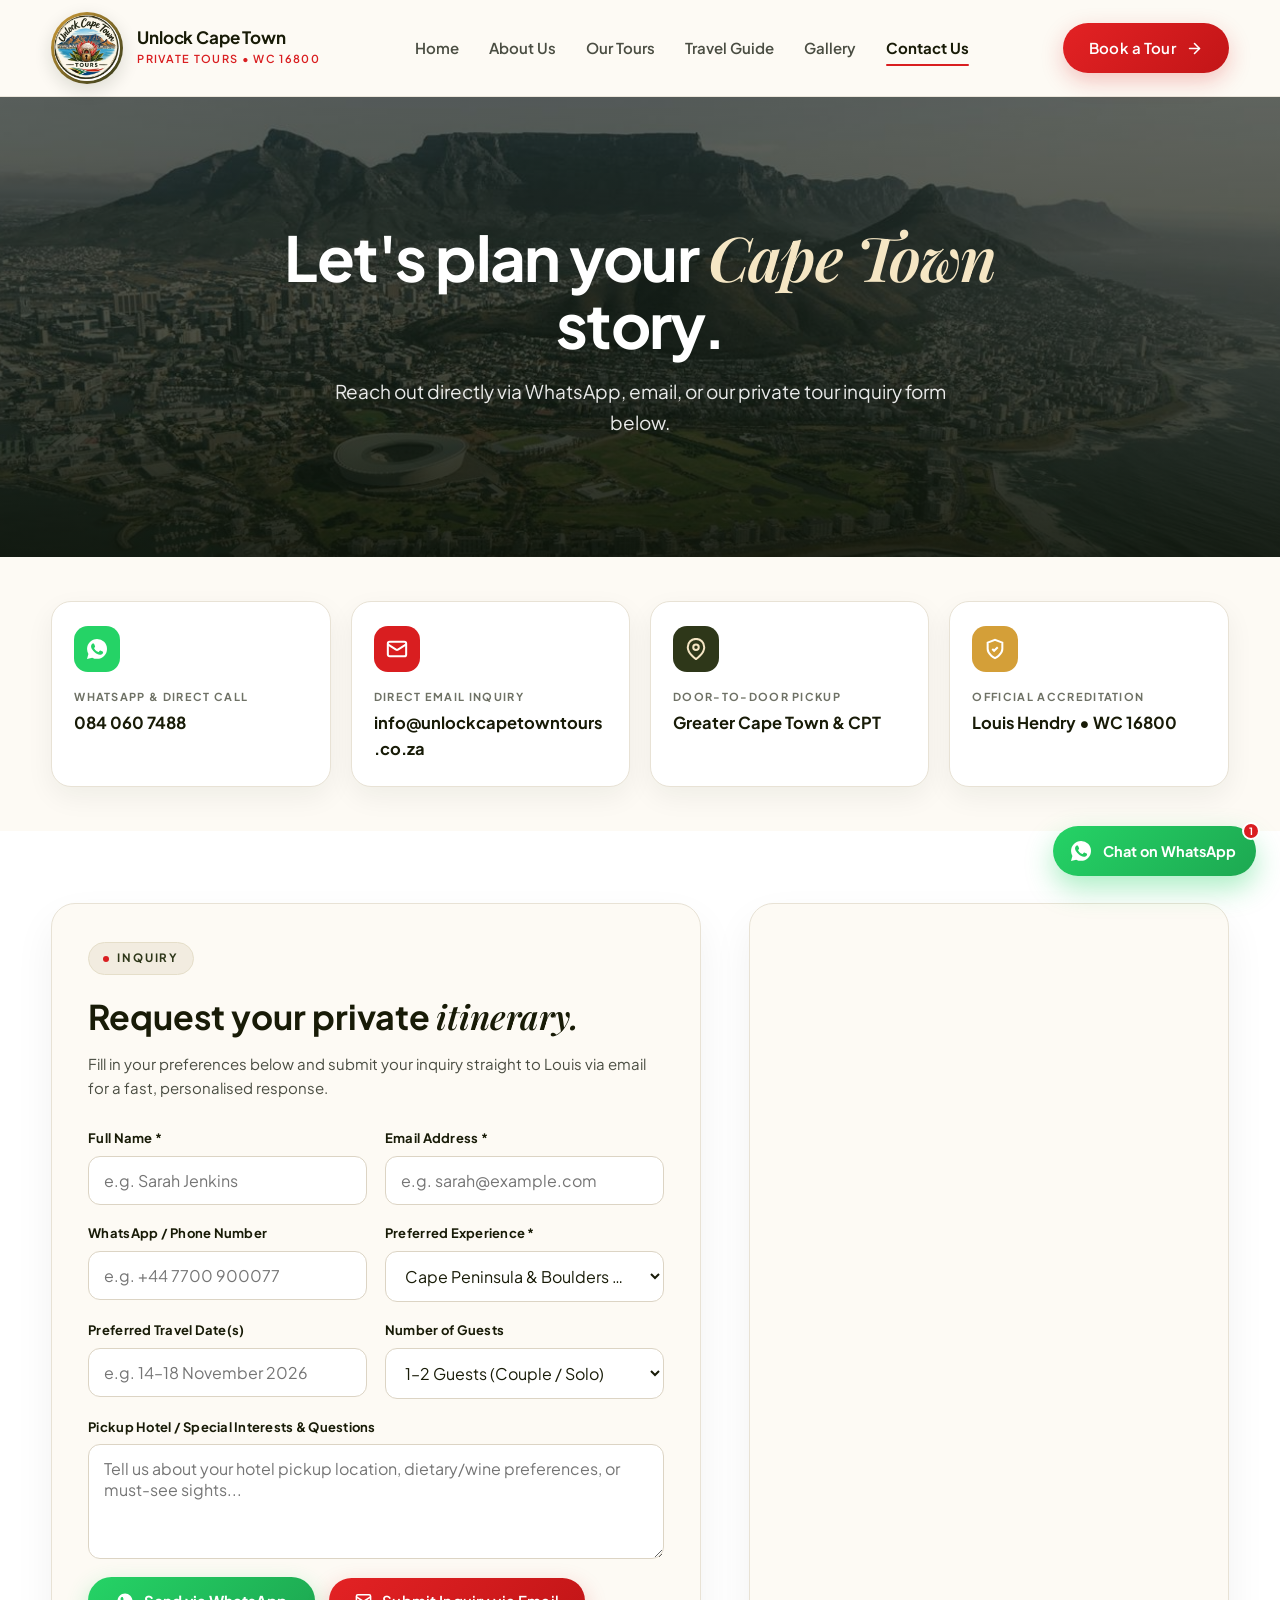
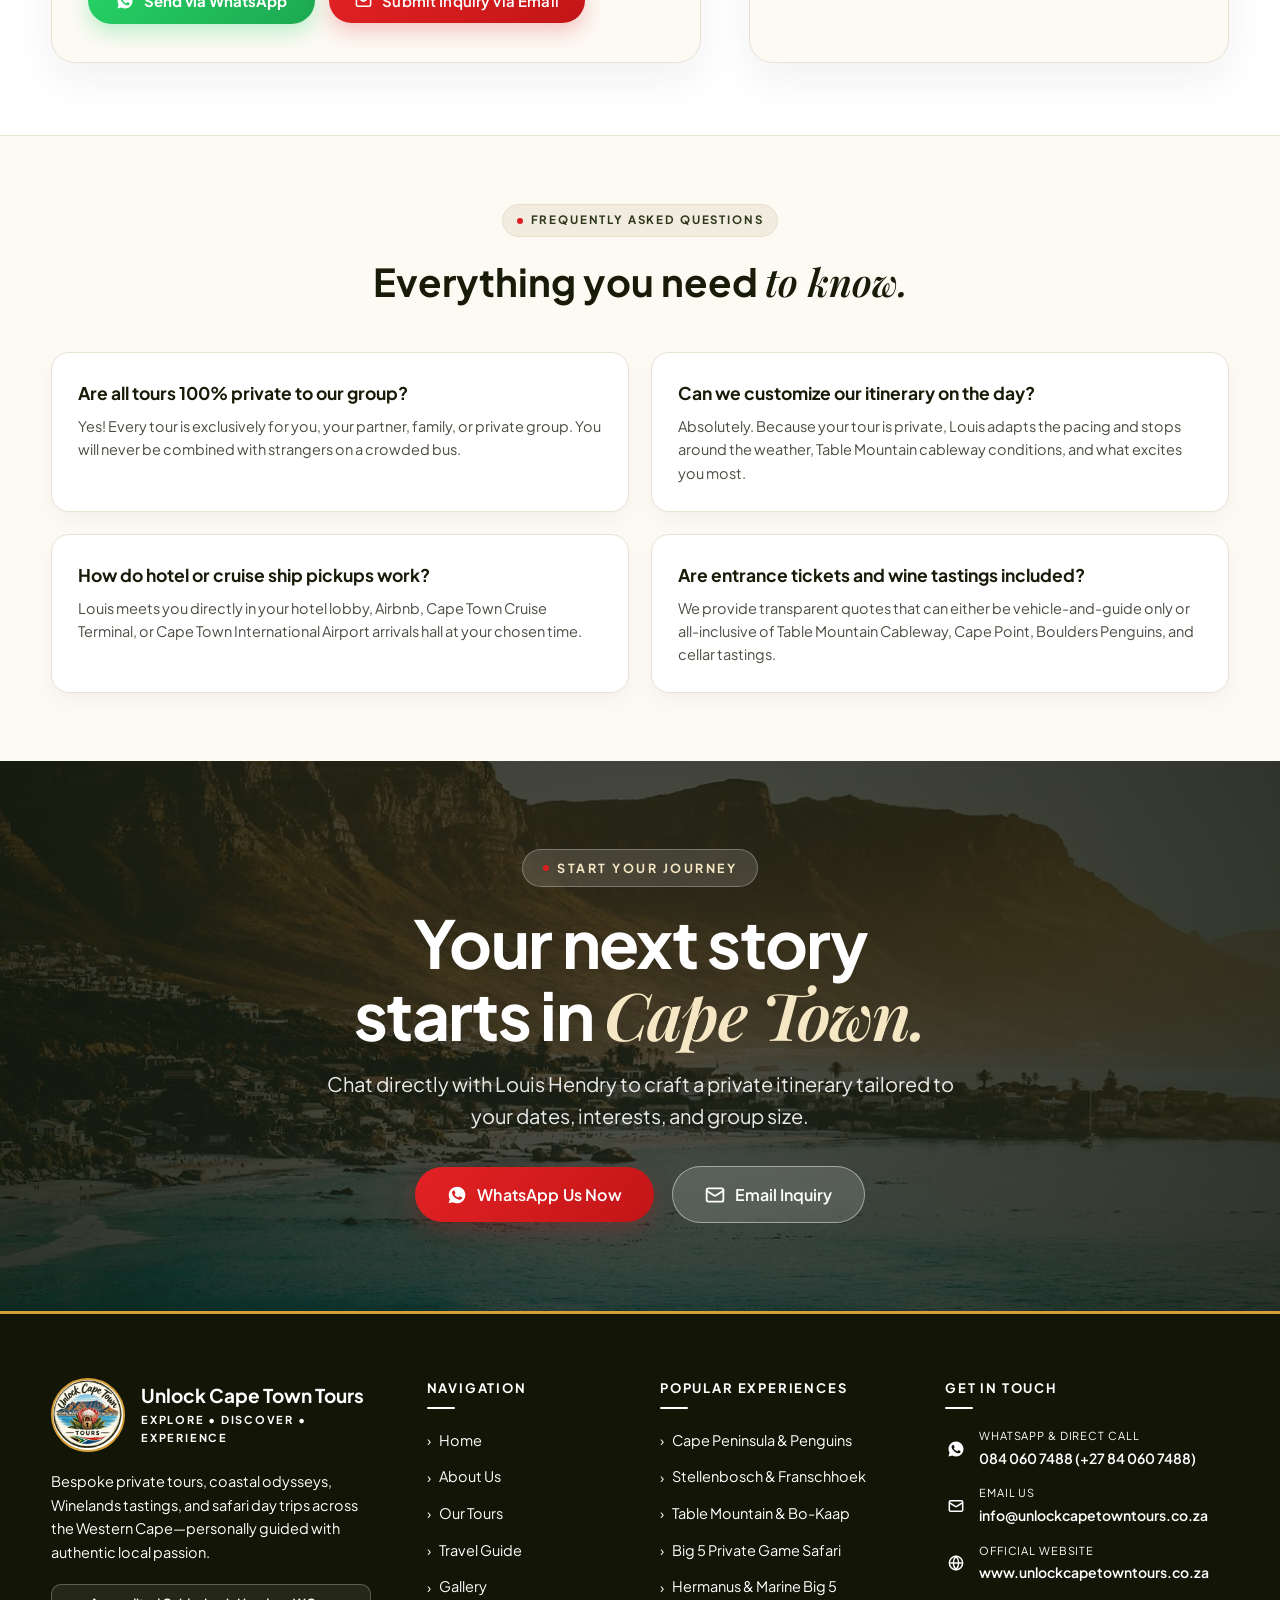
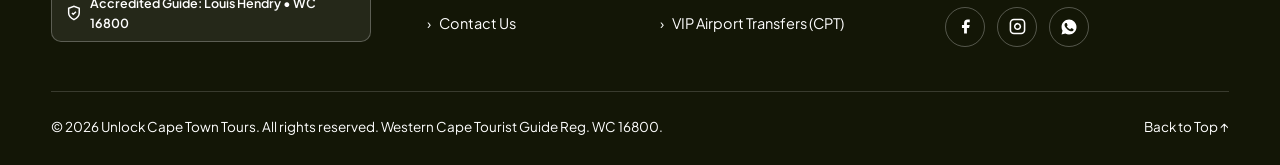
<file: contact.html>
<!DOCTYPE html>
<html lang="en">
<head>
  <meta charset="UTF-8" />
  <meta name="viewport" content="width=device-width, initial-scale=1.0" />
  <title>Contact Us — Unlock Cape Town Tours | Book Your Private Tour (WC 16800)</title>
  <meta name="description" content="Get in touch with Louis Hendry (Accredited Western Cape Tourist Guide WC 16800) to plan your private Cape Town, Peninsula, Winelands, or Big 5 Safari tour." />
  <link rel="icon" type="image/png" href="assets/logo.png" />

  <!-- Google Fonts: Plus Jakarta Sans + Playfair Display for editorial flavor -->
  <link rel="preconnect" href="https://fonts.googleapis.com" />
  <link rel="preconnect" href="https://fonts.gstatic.com" crossorigin />
  <link href="https://fonts.googleapis.com/css2?family=Playfair+Display:ital,wght@0,600;0,700;1,500;1,600&family=Plus+Jakarta+Sans:wght@400;500;600;700&display=swap" rel="stylesheet" />

  <style>
    :root {
      --bg-cream: #FDFAF4;
      --bg-cream-alt: #F7F2E8;
      --bg-white: #FFFFFF;
      --olive-dark: #181B07;
      --olive-deep: #131606;
      --olive-banner: #2E3719;
      --olive-soft: #3D4823;
      --red-brand: #D91E20;
      --red-hover: #B51517;
      --gold-accent: #D49F38;
      --gold-soft: #F5E6C4;
      --text-body: #4A4D42;
      --text-muted: #6E7165;
      --border-light: #E8E2D5;
      --badge-beige: #F2ECE0;
      --font-sans: 'Plus Jakarta Sans', -apple-system, BlinkMacSystemFont, sans-serif;
      --font-serif: 'Playfair Display', Georgia, serif;
    }

    *, *::before, *::after {
      box-sizing: border-box;
      margin: 0;
      padding: 0;
    }

    html {
      scroll-behavior: smooth;
    }

    body {
      font-family: var(--font-sans);
      background-color: var(--bg-cream);
      color: var(--olive-dark);
      line-height: 1.6;
      font-size: 16px;
      -webkit-font-smoothing: antialiased;
      overflow-x: hidden;
    }

    a {
      text-decoration: none;
      color: inherit;
      transition: all 0.25s ease;
    }

    img {
      display: block;
      max-width: 100%;
    }

    .container {
      max-width: 1320px;
      width: 92%;
      margin: 0 auto;
    }

    .serif-accent {
      font-family: var(--font-serif);
      font-style: italic;
      font-weight: 600;
    }

    .wa-official-icon {
      fill: currentColor !important;
      stroke: none !important;
      flex-shrink: 0;
    }

    /* Buttons */
    .btn-red {
      display: inline-flex;
      align-items: center;
      justify-content: center;
      gap: 10px;
      background: linear-gradient(135deg, #E32224 0%, #C21517 100%);
      color: #FFFFFF;
      font-weight: 600;
      font-size: 15px;
      letter-spacing: 0.01em;
      padding: 13px 26px;
      border-radius: 999px;
      border: none;
      cursor: pointer;
      box-shadow: 0 8px 22px rgba(217, 30, 32, 0.25);
      transition: all 0.25s ease;
      white-space: nowrap;
      font-family: inherit;
    }

    .btn-red:hover {
      background: linear-gradient(135deg, #C9181A 0%, #A31012 100%);
      transform: translateY(-2px);
      box-shadow: 0 12px 28px rgba(217, 30, 32, 0.35);
    }

    .btn-red svg:not(.wa-official-icon) {
      width: 17px;
      height: 17px;
      stroke-width: 2.2;
      transition: transform 0.25s ease;
    }

    .btn-outline-cream {
      display: inline-flex;
      align-items: center;
      justify-content: center;
      gap: 10px;
      background: rgba(255, 255, 255, 0.14);
      color: #FFFFFF;
      font-weight: 600;
      font-size: 15px;
      padding: 13px 26px;
      border-radius: 999px;
      border: 1.5px solid rgba(255, 255, 255, 0.45);
      backdrop-filter: blur(8px);
      transition: all 0.25s ease;
      cursor: pointer;
      font-family: inherit;
    }

    .btn-outline-cream:hover {
      background: #FFFFFF;
      color: var(--olive-dark);
      transform: translateY(-2px);
    }

    .section-pill {
      display: inline-flex;
      align-items: center;
      align-self: flex-start;
      width: fit-content;
      gap: 8px;
      padding: 6px 14px;
      border-radius: 999px;
      background-color: var(--badge-beige);
      border: 1px solid #E5DEC9;
      font-size: 11.5px;
      font-weight: 700;
      letter-spacing: 0.16em;
      text-transform: uppercase;
      color: var(--olive-banner);
      margin-bottom: 14px;
    }

    .section-pill-dot {
      width: 6px;
      height: 6px;
      border-radius: 50%;
      background-color: var(--red-brand);
    }

    /* ==================== HEADER / NAVBAR ==================== */
    .site-header {
      background-color: rgba(253, 250, 244, 0.96);
      backdrop-filter: blur(12px);
      -webkit-backdrop-filter: blur(12px);
      padding: 12px 0;
      position: sticky;
      top: 0;
      z-index: 1000;
      border-bottom: 1px solid rgba(232, 226, 213, 0.8);
    }

    .header-inner {
      display: flex;
      align-items: center;
      justify-content: space-between;
      gap: 20px;
      position: relative;
    }

    .header-brand {
      display: flex;
      align-items: center;
      gap: 14px;
      flex-shrink: 0;
    }

    .header-logo-wrap {
      width: 72px;
      height: 72px;
      border-radius: 50%;
      padding: 3px;
      background: linear-gradient(135deg, var(--gold-accent), var(--olive-banner));
      box-shadow: 0 6px 18px rgba(24, 27, 7, 0.14);
      flex-shrink: 0;
      transition: transform 0.3s ease;
    }

    .header-brand:hover .header-logo-wrap {
      transform: scale(1.04);
    }

    .header-logo {
      width: 100%;
      height: 100%;
      border-radius: 50%;
      object-fit: cover;
      background-color: var(--bg-cream);
    }

    .header-brand-text {
      display: flex;
      flex-direction: column;
    }

    .header-brand-name {
      font-size: 17px;
      font-weight: 700;
      color: var(--olive-dark);
      letter-spacing: -0.01em;
      line-height: 1.15;
    }

    .header-brand-sub {
      font-size: 11px;
      font-weight: 600;
      letter-spacing: 0.12em;
      text-transform: uppercase;
      color: var(--red-brand);
      margin-top: 2px;
    }

    .main-nav {
      display: flex;
      align-items: center;
      gap: 30px;
    }

    .main-nav a {
      font-size: 15px;
      font-weight: 600;
      color: var(--text-body);
      padding: 6px 0;
      position: relative;
    }

    .main-nav a::after {
      content: '';
      position: absolute;
      left: 0;
      bottom: 0;
      width: 0;
      height: 2.5px;
      background-color: var(--red-brand);
      border-radius: 2px;
      transition: width 0.25s ease;
    }

    .main-nav a.active {
      color: var(--olive-dark);
      font-weight: 700;
    }

    .main-nav a.active::after,
    .main-nav a:hover::after {
      width: 100%;
    }

    .main-nav a:hover {
      color: var(--olive-dark);
    }

    .header-actions {
      display: flex;
      align-items: center;
      gap: 12px;
    }

    .mobile-menu-toggle {
      display: none;
      width: 44px;
      height: 44px;
      border-radius: 12px;
      border: 1px solid var(--border-light);
      background: #FFFFFF;
      color: var(--olive-dark);
      align-items: center;
      justify-content: center;
      cursor: pointer;
      transition: all 0.2s ease;
    }

    /* ==================== CONTACT US COVER HERO ==================== */
    .page-cover {
      position: relative;
      min-height: 460px;
      display: flex;
      align-items: center;
      justify-content: center;
      padding: 84px 0 76px;
      overflow: hidden;
      text-align: center;
      color: #FFFFFF;
      background-color: var(--olive-deep);
    }

    .page-cover-bg {
      position: absolute;
      inset: 0;
      width: 100%;
      height: 100%;
      object-fit: cover;
      object-position: center 45%;
      transform: scale(1.02);
    }

    .page-cover::before {
      content: '';
      position: absolute;
      inset: 0;
      background: linear-gradient(
        180deg,
        rgba(14, 19, 8, 0.64) 0%,
        rgba(14, 19, 8, 0.78) 65%,
        rgba(14, 19, 8, 0.90) 100%
      );
      z-index: 1;
    }

    .page-cover-content {
      position: relative;
      z-index: 2;
      max-width: 820px;
      margin: 0 auto;
    }

    .cover-pill {
      display: inline-flex;
      align-items: center;
      gap: 8px;
      padding: 8px 18px;
      border-radius: 999px;
      background: rgba(255, 255, 255, 0.14);
      backdrop-filter: blur(8px);
      border: 1px solid rgba(255, 255, 255, 0.28);
      color: var(--gold-soft);
      font-size: 12px;
      font-weight: 700;
      letter-spacing: 0.18em;
      text-transform: uppercase;
      margin-bottom: 20px;
    }

    .page-cover h1 {
      font-size: clamp(36px, 5vw, 62px);
      font-weight: 700;
      line-height: 1.08;
      letter-spacing: -0.025em;
      margin-bottom: 18px;
      color: #FFFFFF;
    }

    .page-cover h1 .serif-accent {
      color: var(--gold-soft);
    }

    .page-cover p {
      font-size: clamp(16px, 1.8vw, 19px);
      color: rgba(255, 255, 255, 0.9);
      max-width: 660px;
      margin: 0 auto;
      line-height: 1.65;
    }

    /* ==================== QUICK CONTACT CARDS STRIP ==================== */
    .quick-cards-section {
      padding: 44px 0;
      background: var(--bg-cream);
    }

    .contact-quick-grid {
      display: grid;
      grid-template-columns: repeat(4, 1fr);
      gap: 20px;
      text-align: left;
    }

    .quick-card {
      background: #FFFFFF;
      border: 1px solid var(--border-light);
      border-radius: 20px;
      padding: 24px 22px;
      box-shadow: 0 10px 28px rgba(24, 27, 7, 0.06);
      display: flex;
      flex-direction: column;
      justify-content: space-between;
      transition: transform 0.25s ease, box-shadow 0.25s ease;
    }

    .quick-card:hover {
      transform: translateY(-4px);
      box-shadow: 0 16px 36px rgba(24, 27, 7, 0.11);
    }

    .quick-card-icon {
      width: 46px;
      height: 46px;
      border-radius: 14px;
      display: flex;
      align-items: center;
      justify-content: center;
      margin-bottom: 16px;
      color: #FFFFFF;
    }

    .quick-card small {
      font-size: 11px;
      font-weight: 700;
      text-transform: uppercase;
      letter-spacing: 0.12em;
      color: var(--text-muted);
      display: block;
      margin-bottom: 4px;
    }

    .quick-card strong {
      font-size: 16.5px;
      font-weight: 700;
      color: var(--olive-dark);
      display: block;
      margin-bottom: 0;
      word-break: break-word;
    }

    .quick-card span {
      font-size: 13.5px;
      color: var(--text-body);
    }

    /* ==================== ELEVATED TAGLINE STRIP ==================== */
    .tagline-banner {
      background: linear-gradient(135deg, #252D13 0%, #353E1E 50%, #222910 100%);
      padding: 24px 0;
      position: relative;
      overflow: hidden;
      border-top: 1px solid rgba(212, 159, 56, 0.25);
      border-bottom: 1px solid rgba(212, 159, 56, 0.25);
    }

    .tagline-inner {
      display: flex;
      align-items: center;
      justify-content: center;
      flex-wrap: wrap;
      gap: 20px;
      position: relative;
      z-index: 2;
    }

    .tagline-word {
      color: #FFFFFF;
      font-size: clamp(19px, 2.3vw, 29px);
      font-weight: 600;
      letter-spacing: 0.01em;
    }

    .tagline-word.italic-word {
      font-family: var(--font-serif);
      font-style: italic;
      color: var(--gold-soft);
      font-weight: 500;
    }

    .tagline-sep {
      display: inline-block;
      width: 1px;
      height: 18px;
      background: rgba(255, 255, 255, 0.28);
    }

    /* ==================== INQUIRY FORM & SIDEBAR SECTION ==================== */
    .booking-section {
      padding: 72px 0;
      background-color: var(--bg-white);
      border-bottom: 1px solid var(--border-light);
    }

    .booking-grid {
      display: grid;
      grid-template-columns: minmax(0, 1.15fr) minmax(0, 0.85fr);
      gap: 48px;
      align-items: stretch;
    }

    .booking-grid > * {
      min-width: 0;
      max-width: 100%;
    }

    .form-card {
      background: var(--bg-cream);
      border: 1px solid var(--border-light);
      border-radius: 24px;
      padding: 38px 36px;
      box-shadow: 0 18px 42px rgba(24, 27, 7, 0.06);
      display: flex;
      flex-direction: column;
      justify-content: space-between;
      width: 100%;
      max-width: 100%;
      min-width: 0;
      overflow: hidden;
    }

    .form-card form {
      width: 100%;
      max-width: 100%;
      min-width: 0;
    }

    .form-card h2 {
      font-size: clamp(26px, 2.8vw, 34px);
      font-weight: 700;
      margin-bottom: 8px;
      color: var(--olive-dark);
      word-wrap: break-word;
    }

    .form-card > p {
      font-size: 15px;
      color: var(--text-body);
      margin-bottom: 28px;
    }

    .form-row {
      display: grid;
      grid-template-columns: minmax(0, 1fr) minmax(0, 1fr);
      gap: 18px;
      margin-bottom: 18px;
      width: 100%;
      min-width: 0;
    }

    .form-group {
      display: flex;
      flex-direction: column;
      margin-bottom: 18px;
      width: 100%;
      max-width: 100%;
      min-width: 0;
    }

    .form-row .form-group {
      margin-bottom: 0;
    }

    .form-group label {
      font-size: 13px;
      font-weight: 700;
      color: var(--olive-dark);
      margin-bottom: 7px;
      letter-spacing: 0.02em;
    }

    .form-control {
      width: 100%;
      max-width: 100%;
      min-width: 0;
      box-sizing: border-box;
      background: #FFFFFF;
      border: 1px solid #DCD4C4;
      border-radius: 12px;
      padding: 13px 15px;
      font-size: 16px;
      font-family: inherit;
      color: var(--olive-dark);
      outline: none;
      text-overflow: ellipsis;
      transition: border-color 0.2s ease, box-shadow 0.2s ease;
    }

    .form-control:focus {
      border-color: var(--olive-banner);
      box-shadow: 0 0 0 3px rgba(46, 55, 25, 0.12);
    }

    textarea.form-control {
      min-height: 115px;
      resize: vertical;
    }

    .form-submit-row {
      display: flex;
      align-items: center;
      flex-wrap: wrap;
      gap: 14px;
      margin-top: 8px;
    }

    .btn-wa-green {
      display: inline-flex;
      align-items: center;
      justify-content: center;
      gap: 10px;
      background: linear-gradient(135deg, #25D366 0%, #1DA851 100%);
      color: #FFFFFF;
      font-weight: 700;
      font-size: 15px;
      padding: 14px 28px;
      border-radius: 999px;
      border: none;
      cursor: pointer;
      box-shadow: 0 8px 22px rgba(37, 211, 102, 0.3);
      transition: all 0.25s ease;
      font-family: inherit;
    }

    .btn-wa-green:hover {
      transform: translateY(-2px);
      box-shadow: 0 12px 28px rgba(37, 211, 102, 0.42);
    }

    .contact-map-card {
      background: var(--bg-cream);
      border: 1px solid var(--border-light);
      border-radius: 24px;
      overflow: hidden;
      box-shadow: 0 18px 42px rgba(24, 27, 7, 0.06);
      display: flex;
      flex-direction: column;
      height: 100%;
      min-height: 460px;
    }

    .contact-map-card iframe {
      width: 100%;
      height: 100%;
      flex: 1;
      border: 0;
      display: block;
    }

    /* ==================== FAQ SECTION ==================== */
    .faq-section {
      padding: 68px 0;
      background-color: var(--bg-cream);
    }

    .faq-header {
      text-align: center;
      max-width: 640px;
      margin: 0 auto 40px;
    }

    .faq-header h2 {
      font-size: clamp(28px, 3vw, 40px);
      font-weight: 700;
      margin-bottom: 10px;
    }

    .faq-grid {
      display: grid;
      grid-template-columns: 1fr 1fr;
      gap: 22px;
    }

    .faq-card {
      background: #FFFFFF;
      border: 1px solid var(--border-light);
      border-radius: 18px;
      padding: 26px;
      box-shadow: 0 8px 22px rgba(24, 27, 7, 0.04);
    }

    .faq-card h3 {
      font-size: 17.5px;
      font-weight: 700;
      color: var(--olive-dark);
      margin-bottom: 8px;
    }

    .faq-card p {
      font-size: 14.5px;
      color: var(--text-body);
      line-height: 1.6;
    }

    /* ==================== BOTTOM SCENIC BANNER (CENTERED & BIG) ==================== */
    .story-banner {
      position: relative;
      min-height: 490px;
      display: flex;
      align-items: center;
      justify-content: center;
      overflow: hidden;
      padding: 88px 0;
      text-align: center;
    }

    .story-banner-bg {
      position: absolute;
      inset: 0;
      width: 100%;
      height: 100%;
      object-fit: cover;
      object-position: center 45%;
      transform: scale(1.02);
    }

    .story-banner::before {
      content: '';
      position: absolute;
      inset: 0;
      background: radial-gradient(
        circle at 50% 50%,
        rgba(15, 22, 10, 0.72) 0%,
        rgba(15, 22, 10, 0.86) 100%
      );
      z-index: 1;
    }

    .story-content {
      position: relative;
      z-index: 2;
      color: #FFFFFF;
      max-width: 860px;
      margin: 0 auto;
      display: flex;
      flex-direction: column;
      align-items: center;
      text-align: center;
    }

    .story-pill {
      display: inline-flex;
      align-items: center;
      justify-content: center;
      gap: 8px;
      background: rgba(255, 255, 255, 0.14);
      backdrop-filter: blur(8px);
      border: 1px solid rgba(255, 255, 255, 0.28);
      color: var(--gold-soft);
      padding: 8px 20px;
      border-radius: 999px;
      font-size: 12.5px;
      font-weight: 700;
      letter-spacing: 0.2em;
      text-transform: uppercase;
      margin-bottom: 20px;
    }

    .story-content h2 {
      font-size: clamp(36px, 5.4vw, 66px);
      font-weight: 700;
      line-height: 1.08;
      letter-spacing: -0.025em;
      margin-bottom: 18px;
    }

    .story-sub {
      font-size: clamp(16px, 1.8vw, 20px);
      color: rgba(255, 255, 255, 0.9);
      max-width: 640px;
      margin: 0 auto 34px;
      line-height: 1.6;
    }

    .story-actions {
      display: flex;
      align-items: center;
      justify-content: center;
      flex-wrap: wrap;
      gap: 18px;
    }

    .story-actions .btn-red,
    .story-actions .btn-outline-cream {
      font-size: 16px;
      padding: 15px 32px;
    }

    .story-actions svg {
      width: 20px;
      height: 20px;
    }

    /* ==================== FOOTER ==================== */
    .site-footer {
      background-color: var(--olive-deep);
      color: #FFFFFF;
      padding: 64px 0 28px;
      position: relative;
      border-top: 3px solid var(--gold-accent);
    }

    .footer-grid {
      display: grid;
      grid-template-columns: 1.3fr 0.75fr 0.95fr 1.1fr;
      gap: 40px;
      padding-bottom: 44px;
      border-bottom: 1px solid rgba(255, 255, 255, 0.16);
    }

    .footer-brand-col {
      padding-right: 16px;
    }

    .footer-brand-head {
      display: flex;
      align-items: center;
      gap: 16px;
      margin-bottom: 18px;
    }

    .footer-brand-head img {
      width: 74px;
      height: 74px;
      border-radius: 50%;
      object-fit: cover;
      border: 2px solid var(--gold-accent);
      background: var(--bg-cream);
      flex-shrink: 0;
    }

    .footer-brand-title {
      font-size: 19px;
      font-weight: 700;
      color: #FFFFFF;
      line-height: 1.2;
      margin-bottom: 4px;
    }

    .footer-brand-sub {
      font-size: 11px;
      font-weight: 700;
      letter-spacing: 0.16em;
      text-transform: uppercase;
      color: #FFFFFF;
    }

    .footer-bio {
      font-size: 14.5px;
      color: #FFFFFF;
      line-height: 1.62;
      margin-bottom: 20px;
    }

    .footer-accreditation {
      display: inline-flex;
      align-items: center;
      gap: 8px;
      padding: 8px 14px;
      border-radius: 10px;
      background: rgba(255, 255, 255, 0.08);
      border: 1px solid rgba(255, 255, 255, 0.25);
      color: #FFFFFF;
      font-size: 12.5px;
      font-weight: 600;
    }

    .footer-col-title {
      font-size: 13px;
      font-weight: 700;
      text-transform: uppercase;
      letter-spacing: 0.14em;
      color: #FFFFFF;
      margin-bottom: 18px;
      position: relative;
      padding-bottom: 10px;
    }

    .footer-col-title::after {
      content: '';
      position: absolute;
      left: 0;
      bottom: 0;
      width: 28px;
      height: 2px;
      background-color: #FFFFFF;
      border-radius: 2px;
    }

    .footer-links {
      list-style: none;
      display: flex;
      flex-direction: column;
      gap: 11px;
    }

    .footer-links a {
      font-size: 14.5px;
      color: #FFFFFF;
      display: inline-flex;
      align-items: center;
      gap: 8px;
      transition: all 0.2s ease;
    }

    .footer-links a:hover {
      color: #FFFFFF;
      opacity: 0.85;
      transform: translateX(4px);
    }

    .footer-links a span.bullet {
      color: #FFFFFF;
      font-size: 14px;
    }

    .footer-contact-cards {
      display: flex;
      flex-direction: column;
      gap: 14px;
      margin-bottom: 22px;
    }

    .footer-contact-item {
      display: flex;
      align-items: center;
      gap: 12px;
      padding: 0;
      border-radius: 0;
      background: none;
      border: none;
      transition: transform 0.25s ease, opacity 0.25s ease;
    }

    .footer-contact-item:hover {
      background: none;
      border: none;
      opacity: 0.88;
      transform: translateX(3px);
    }

    .contact-dot {
      width: 22px;
      height: 22px;
      border-radius: 0;
      display: inline-flex;
      align-items: center;
      justify-content: center;
      color: #FFFFFF;
      background: none;
      border: none;
      flex-shrink: 0;
    }

    .dot-wa,
    .dot-mail,
    .dot-web {
      background-color: transparent;
      color: #FFFFFF;
    }

    .footer-contact-info small {
      display: block;
      font-size: 11px;
      text-transform: uppercase;
      letter-spacing: 0.08em;
      color: #FFFFFF;
    }

    .footer-contact-info strong {
      font-size: 14px;
      font-weight: 600;
      color: #FFFFFF;
    }

    .footer-socials {
      display: flex;
      align-items: center;
      gap: 12px;
    }

    .social-circle {
      width: 40px;
      height: 40px;
      border-radius: 50%;
      display: inline-flex;
      align-items: center;
      justify-content: center;
      color: #FFFFFF;
      background: transparent;
      border: 1px solid rgba(255, 255, 255, 0.28);
      transition: all 0.25s ease;
    }

    .social-circle:hover {
      transform: translateY(-3px);
      background: rgba(255, 255, 255, 0.14);
      border-color: #FFFFFF;
    }

    .footer-bottom {
      padding-top: 24px;
      display: flex;
      align-items: center;
      justify-content: space-between;
      flex-wrap: wrap;
      gap: 16px;
      font-size: 13.5px;
      color: #FFFFFF;
    }

    /* ==================== FLOATING WHATSAPP CHATBOT ==================== */
    .wa-chatbot {
      position: fixed;
      bottom: 24px;
      right: 24px;
      z-index: 9999;
      font-family: var(--font-sans);
    }

    .wa-chat-window {
      position: absolute;
      bottom: 76px;
      right: 0;
      width: 360px;
      max-width: calc(100vw - 32px);
      background: #FFFFFF;
      border-radius: 22px;
      box-shadow: 0 22px 54px rgba(15, 20, 8, 0.26);
      border: 1px solid rgba(232, 226, 213, 0.9);
      overflow: hidden;
      opacity: 0;
      visibility: hidden;
      transform: translateY(16px) scale(0.96);
      transform-origin: bottom right;
      transition: all 0.28s cubic-bezier(0.16, 1, 0.3, 1);
    }

    .wa-chatbot.open .wa-chat-window {
      opacity: 1;
      visibility: visible;
      transform: translateY(0) scale(1);
    }

    .wa-chat-header {
      background: linear-gradient(135deg, #1E2610 0%, #2E3719 100%);
      color: #FFFFFF;
      padding: 16px 18px;
      display: flex;
      align-items: center;
      justify-content: space-between;
      gap: 12px;
      border-bottom: 2px solid var(--gold-accent);
    }

    .wa-chat-profile {
      display: flex;
      align-items: center;
      gap: 12px;
    }

    .wa-chat-avatar-wrap {
      position: relative;
      width: 46px;
      height: 46px;
      flex-shrink: 0;
    }

    .wa-chat-avatar-wrap img {
      width: 100%;
      height: 100%;
      border-radius: 50%;
      object-fit: cover;
      border: 2px solid var(--gold-accent);
      background: var(--bg-cream);
    }

    .wa-online-dot {
      position: absolute;
      bottom: 1px;
      right: 1px;
      width: 12px;
      height: 12px;
      border-radius: 50%;
      background-color: #25D366;
      border: 2px solid #1E2610;
    }

    .wa-chat-profile-info strong {
      display: block;
      font-size: 15px;
      font-weight: 700;
      color: #FFFFFF;
      line-height: 1.2;
    }

    .wa-chat-profile-info span {
      font-size: 11.5px;
      color: var(--gold-soft);
      font-weight: 500;
    }

    .wa-chat-close {
      background: rgba(255, 255, 255, 0.12);
      border: none;
      color: #FFFFFF;
      width: 30px;
      height: 30px;
      border-radius: 50%;
      cursor: pointer;
      display: flex;
      align-items: center;
      justify-content: center;
      font-size: 18px;
    }

    .wa-chat-body {
      background-color: #F4EFE6;
      padding: 18px 16px 14px;
      max-height: 320px;
      overflow-y: auto;
    }

    .wa-msg-bubble {
      background: #FFFFFF;
      border-radius: 4px 16px 16px 16px;
      padding: 12px 14px;
      box-shadow: 0 4px 12px rgba(0, 0, 0, 0.05);
      font-size: 13.5px;
      color: var(--olive-dark);
      line-height: 1.5;
      margin-bottom: 14px;
      border: 1px solid #E8E2D5;
    }

    .wa-msg-sender {
      font-size: 11px;
      font-weight: 700;
      color: var(--olive-banner);
      margin-bottom: 4px;
      display: flex;
      align-items: center;
      justify-content: space-between;
    }

    .wa-quick-label {
      font-size: 11px;
      font-weight: 700;
      text-transform: uppercase;
      letter-spacing: 0.1em;
      color: var(--text-muted);
      margin-bottom: 8px;
      display: block;
    }

    .wa-quick-chips {
      display: flex;
      flex-wrap: wrap;
      gap: 7px;
    }

    .wa-chip {
      background: #FFFFFF;
      border: 1px solid #DED6C6;
      border-radius: 999px;
      padding: 6px 12px;
      font-size: 12px;
      font-weight: 600;
      color: var(--olive-dark);
      cursor: pointer;
      transition: all 0.2s ease;
      font-family: inherit;
    }

    .wa-chip:hover {
      background: var(--olive-banner);
      color: #FFFFFF;
      border-color: var(--olive-banner);
    }

    .wa-chat-footer {
      padding: 12px 14px;
      background: #FFFFFF;
      border-top: 1px solid #ECE6DA;
      display: flex;
      align-items: center;
      gap: 8px;
    }

    .wa-chat-input {
      flex: 1;
      border: 1px solid #DFD8C8;
      background: var(--bg-cream);
      border-radius: 999px;
      padding: 10px 14px;
      font-size: 14px;
      font-family: inherit;
      color: var(--olive-dark);
      outline: none;
    }

    .wa-chat-send {
      width: 40px;
      height: 40px;
      border-radius: 50%;
      background: #25D366;
      color: #FFFFFF;
      border: none;
      cursor: pointer;
      display: flex;
      align-items: center;
      justify-content: center;
      flex-shrink: 0;
    }

    .wa-launcher {
      display: inline-flex;
      align-items: center;
      gap: 10px;
      background: linear-gradient(135deg, #25D366 0%, #1DA851 100%);
      color: #FFFFFF;
      border: none;
      border-radius: 999px;
      padding: 13px 20px 13px 16px;
      font-family: inherit;
      font-size: 14.5px;
      font-weight: 700;
      cursor: pointer;
      box-shadow: 0 12px 28px rgba(37, 211, 102, 0.38);
      transition: all 0.25s ease;
      position: relative;
    }

    .wa-launcher svg {
      width: 24px;
      height: 24px;
    }

    .wa-launcher-badge {
      position: absolute;
      top: -4px;
      right: -4px;
      width: 18px;
      height: 18px;
      border-radius: 50%;
      background: var(--red-brand);
      color: #FFFFFF;
      font-size: 10px;
      font-weight: 700;
      display: flex;
      align-items: center;
      justify-content: center;
      border: 2px solid #FFFFFF;
    }

    /* ==================== RESPONSIVE ==================== */
    @media (max-width: 1024px) {
      .contact-quick-grid {
        grid-template-columns: minmax(0, 1fr) minmax(0, 1fr);
      }
      .booking-grid,
      .faq-grid {
        grid-template-columns: minmax(0, 1fr);
      }
      .footer-grid {
        grid-template-columns: 1fr 1fr;
      }
    }

    .nav-mobile-cta {
      display: none;
    }

    @media (max-width: 900px) {
      .mobile-menu-toggle {
        display: inline-flex;
      }
      .header-cta-desktop {
        display: none;
      }
      .main-nav {
        position: absolute;
        top: calc(100% + 12px);
        left: 0;
        right: 0;
        background: #FFFFFF;
        border: 1px solid var(--border-light);
        border-radius: 20px;
        box-shadow: 0 20px 48px rgba(24, 27, 7, 0.16);
        padding: 20px;
        flex-direction: column;
        align-items: stretch;
        gap: 6px;
        opacity: 0;
        visibility: hidden;
        transform: translateY(-10px);
        transition: all 0.25s ease;
        z-index: 1001;
      }
      .main-nav.open {
        opacity: 1;
        visibility: visible;
        transform: translateY(0);
      }
      .main-nav a {
        padding: 12px 16px;
        border-radius: 12px;
        font-size: 16px;
      }
      .main-nav a::after {
        display: none;
      }
      .main-nav a.active,
      .main-nav a:hover {
        background: var(--badge-beige);
      }
      .main-nav a.nav-mobile-cta {
        display: inline-flex;
        align-items: center;
        justify-content: center;
        gap: 8px;
        margin-top: 8px;
        background-color: var(--red-brand);
        color: #FFFFFF !important;
        font-weight: 700;
        text-align: center;
        box-shadow: 0 8px 20px rgba(227, 28, 19, 0.25);
      }
      .main-nav a.nav-mobile-cta:hover {
        background-color: var(--red-hover);
      }
    }

    @media (max-width: 680px) {
      .container {
        width: 100%;
        padding: 0 20px;
      }
      .site-header {
        padding: 12px 0;
      }
      .header-logo-wrap {
        width: 52px;
        height: 52px;
      }
      .header-brand {
        gap: 11px;
      }
      .header-brand-name {
        font-size: 15.5px;
      }
      .header-brand-sub {
        font-size: 10px;
      }
      .page-cover {
        min-height: 350px;
        padding: 48px 0 42px;
      }
      .quick-cards-section {
        padding: 36px 0 24px;
      }
      .contact-quick-grid,
      .form-row,
      .footer-grid {
        grid-template-columns: minmax(0, 1fr);
      }
      .contact-quick-grid {
        gap: 16px;
      }
      .quick-card {
        padding: 22px 20px;
        min-width: 0;
      }
      .booking-section,
      .faq-section {
        padding: 40px 0 52px;
      }
      .booking-grid {
        gap: 28px;
        width: 100%;
      }
      .form-card {
        padding: 22px 16px;
        border-radius: 20px;
        width: 100%;
        max-width: 100%;
        min-width: 0;
        overflow: hidden;
      }
      .form-card h2 {
        font-size: clamp(23px, 6.5vw, 30px);
      }
      .form-card > p {
        font-size: 14.5px;
        margin-bottom: 22px;
      }
      .form-control {
        padding: 12px 13px;
        font-size: 15.5px;
      }
      .form-submit-row {
        flex-direction: column;
        align-items: stretch;
        gap: 12px;
        width: 100%;
      }
      .form-submit-row .btn-wa-green,
      .form-submit-row .btn-red {
        width: 100%;
        max-width: 100%;
        justify-content: center;
        white-space: normal;
        text-align: center;
        padding: 14px 18px;
      }
      .contact-map-card {
        min-height: 310px;
        border-radius: 20px;
      }
      .map-overlay-card {
        left: 12px;
        right: 12px;
        bottom: 12px;
        padding: 16px;
      }
      .faq-header {
        margin-bottom: 26px;
      }
      .faq-grid {
        gap: 16px;
      }
      .faq-card {
        padding: 22px 20px;
      }
      .tagline-inner {
        gap: 8px 14px;
      }
      .tagline-word {
        font-size: 16px;
      }
      .story-banner {
        padding: 56px 0;
        min-height: 380px;
      }
      .story-actions {
        flex-direction: column;
        width: 100%;
        gap: 12px;
      }
      .story-actions .btn-red,
      .story-actions .btn-outline-cream {
        width: 100%;
        justify-content: center;
      }
      .wa-chatbot {
        bottom: 16px;
        right: 16px;
      }
      .wa-launcher {
        padding: 12px 16px;
        font-size: 13.5px;
      }
      .wa-chat-input,
      .form-control {
        font-size: 16px;
      }
      .quick-card strong {
        word-break: break-word;
      }
      .footer-grid {
        gap: 30px;
        padding-bottom: 32px;
      }
      .footer-bottom {
        flex-direction: column;
        align-items: flex-start;
        gap: 12px;
      }
      .site-footer {
        padding: 48px 0 92px;
      }
    }
  </style>
</head>
<body>

  <!-- ==================== HEADER ==================== -->
  <header class="site-header">
    <div class="container header-inner">
      <a href="home2.html" class="header-brand">
        <div class="header-logo-wrap">
          <img src="assets/logo.png" alt="Unlock Cape Town Tours Logo" class="header-logo" />
        </div>
        <div class="header-brand-text">
          <span class="header-brand-name">Unlock Cape Town</span>
          <span class="header-brand-sub">Private Tours • WC 16800</span>
        </div>
      </a>

      <nav class="main-nav" id="mainNav">
        <a href="home2.html">Home</a>
        <a href="about.html">About Us</a>
        <a href="tours.html">Our Tours</a>
        <a href="travel-guide.html">Travel Guide</a>
        <a href="gallery.html">Gallery</a>
        <a href="contact.html" class="active">Contact Us</a>
        <a href="https://wa.me/27840607488?text=Hello%20Louis!%20I%20would%20love%20to%20book%20a%20private%20Cape%20Town%20tour." target="_blank" rel="noopener" class="nav-mobile-cta">Book a Tour on WhatsApp →</a>
      </nav>

      <div class="header-actions">
        <a href="https://wa.me/27840607488?text=Hello%20Louis!%20I%20would%20love%20to%20book%20a%20private%20Cape%20Town%20tour." target="_blank" rel="noopener" class="btn-red header-cta-desktop">
          <span>Book a Tour</span>
          <svg viewBox="0 0 24 24" fill="none" stroke="currentColor" stroke-linecap="round" stroke-linejoin="round"><line x1="5" y1="12" x2="19" y2="12"/><polyline points="12 5 19 12 12 19"/></svg>
        </a>
        <button type="button" class="mobile-menu-toggle" id="mobileMenuToggle" aria-label="Toggle navigation menu" aria-expanded="false">
          <svg width="24" height="24" viewBox="0 0 24 24" fill="none" stroke="currentColor" stroke-width="2.2" stroke-linecap="round"><line x1="3" y1="6" x2="21" y2="6"/><line x1="3" y1="12" x2="21" y2="12"/><line x1="3" y1="18" x2="21" y2="18"/></svg>
        </button>
      </div>
    </div>
  </header>

  <!-- ==================== CONTACT US COVER HERO ==================== -->
  <section class="page-cover">
    <img src="assets/images/cape-town-aerial.jpg" alt="Aerial view of Cape Town coastline, Lion's Head and Table Mountain, South Africa" class="page-cover-bg" />
    <div class="container page-cover-content">
      <h1>
        Let's plan your <span class="serif-accent">Cape Town</span> story.
      </h1>
      <p>
        Reach out directly via WhatsApp, email, or our private tour inquiry form below.
      </p>
    </div>
  </section>

  <!-- ==================== QUICK CONTACT CARDS ==================== -->
  <section class="quick-cards-section">
    <div class="container">
      <div class="contact-quick-grid">
        <a href="https://wa.me/27840607488?text=Hello%20Louis!%20I'd%20love%20to%20inquire%20about%20a%20private%20Cape%20Town%20tour." target="_blank" rel="noopener" class="quick-card">
          <div>
            <div class="quick-card-icon" style="background:#25D366;">
              <svg class="wa-official-icon" width="24" height="24" viewBox="0 0 24 24"><path d="M12.031 2c-5.516 0-9.969 4.453-9.969 9.969 0 1.761.459 3.479 1.331 4.992L2 22l5.182-1.359c1.466.8 3.116 1.225 4.849 1.226h.004c5.515 0 9.965-4.452 9.965-9.968 0-2.663-1.037-5.167-2.92-7.05A9.905 9.905 0 0 0 12.031 2zm5.821 14.262c-.246.693-1.434 1.326-1.988 1.409-.508.076-1.151.108-1.858-.117-.428-.136-.979-.318-1.685-.623-2.966-1.281-4.902-4.269-5.05-4.467-.148-.198-1.206-1.605-1.206-3.061 0-1.456.763-2.172 1.034-2.468.271-.296.591-.37.788-.37.197 0 .394.002.566.01.182.009.426-.069.665.508.246.593.837 2.049.911 2.197.074.148.123.321.025.518-.099.198-.148.321-.296.494-.148.173-.311.386-.443.518-.148.148-.302.309-.13.605.172.296.766 1.264 1.645 2.047 1.13 1.007 2.083 1.319 2.379 1.467.296.148.468.123.64-.074.173-.198.739-.864.936-1.16.197-.296.394-.247.665-.148.271.099 1.724.813 2.02.961.296.148.493.222.567.346.074.123.074.716-.172 1.409z"/></svg>
            </div>
            <small>WhatsApp &amp; Direct Call</small>
            <strong>084 060 7488</strong>
          </div>
        </a>

        <a href="mailto:info@unlockcapetowntours.co.za?subject=Private%20Cape%20Town%20Tour%20Inquiry" class="quick-card">
          <div>
            <div class="quick-card-icon" style="background:var(--red-brand);">
              <svg width="22" height="22" viewBox="0 0 24 24" fill="none" stroke="currentColor" stroke-width="2.2"><rect width="20" height="16" x="2" y="4" rx="2"/><path d="m22 7-8.97 5.7a1.94 1.94 0 0 1-2.06 0L2 7"/></svg>
            </div>
            <small>Direct Email Inquiry</small>
            <strong>info@unlockcapetowntours.co.za</strong>
          </div>
        </a>

        <div class="quick-card">
          <div>
            <div class="quick-card-icon" style="background:var(--olive-banner);">
              <svg width="22" height="22" viewBox="0 0 24 24" fill="none" stroke="var(--gold-soft)" stroke-width="2.2"><path d="M21 10c0 7-9 13-9 13s-9-6-9-13a9 9 0 0 1 18 0z"/><circle cx="12" cy="10" r="3"/></svg>
            </div>
            <small>Door-to-Door Pickup</small>
            <strong>Greater Cape Town &amp; CPT</strong>
          </div>
        </div>

        <div class="quick-card">
          <div>
            <div class="quick-card-icon" style="background:#D49F38;">
              <svg width="22" height="22" viewBox="0 0 24 24" fill="none" stroke="currentColor" stroke-width="2.2"><path d="M12 22s8-4 8-10V5l-8-3-8 3v7c0 6 8 10 8 10z"/><path d="m9 12 2 2 4-4"/></svg>
            </div>
            <small>Official Accreditation</small>
            <strong>Louis Hendry • WC 16800</strong>
          </div>
        </div>
      </div>
    </div>
  </section>

  <!-- ==================== BOOKING & INQUIRY FORM ==================== -->
  <section class="booking-section">
    <div class="container booking-grid">
      <div class="form-card">
        <div class="section-pill">
          <span class="section-pill-dot"></span>
          <span>INQUIRY</span>
        </div>
        <h2>Request your private <span class="serif-accent">itinerary.</span></h2>
        <p>Fill in your preferences below and submit your inquiry straight to Louis via email for a fast, personalised response.</p>

        <form id="contactInquiryForm">
          <div class="form-row">
            <div class="form-group">
              <label for="guestName">Full Name *</label>
              <input type="text" id="guestName" class="form-control" placeholder="e.g. Sarah Jenkins" required />
            </div>
            <div class="form-group">
              <label for="guestEmail">Email Address *</label>
              <input type="email" id="guestEmail" class="form-control" placeholder="e.g. sarah@example.com" required />
            </div>
          </div>

          <div class="form-row">
            <div class="form-group">
              <label for="guestPhone">WhatsApp / Phone Number</label>
              <input type="tel" id="guestPhone" class="form-control" placeholder="e.g. +44 7700 900077" />
            </div>
            <div class="form-group">
              <label for="guestTour">Preferred Experience *</label>
              <select id="guestTour" class="form-control">
                <option value="Cape Peninsula & Boulders Penguins Tour">Cape Peninsula &amp; Boulders Penguins Tour</option>
                <option value="Stellenbosch & Franschhoek Winelands Tour">Stellenbosch &amp; Franschhoek Winelands Tour</option>
                <option value="Table Mountain & Mother City Heritage Tour">Table Mountain &amp; Mother City Heritage Tour</option>
                <option value="Big 5 Private Safari Day Trip">Big 5 Private Safari Day Trip</option>
                <option value="Hermanus Whale Watching & Marine Big 5">Hermanus Whale Watching &amp; Marine Big 5</option>
                <option value="VIP Airport Transfer (CPT) / Chauffeur">VIP Airport Transfer (CPT) / Chauffeur</option>
                <option value="Custom Multi-Day Cape Town Package">Custom Multi-Day Cape Town Package</option>
              </select>
            </div>
          </div>

          <div class="form-row">
            <div class="form-group">
              <label for="guestDate">Preferred Travel Date(s)</label>
              <input type="text" id="guestDate" class="form-control" placeholder="e.g. 14–18 November 2026" />
            </div>
            <div class="form-group">
              <label for="guestCount">Number of Guests</label>
              <select id="guestCount" class="form-control">
                <option value="1–2 Guests (Couple / Solo)">1–2 Guests (Couple / Solo)</option>
                <option value="3–4 Guests (Small Group / Family)">3–4 Guests (Small Group / Family)</option>
                <option value="5–7 Guests (Private Van)">5–7 Guests (Private Van)</option>
                <option value="8+ Guests (Larger Private Group)">8+ Guests (Larger Private Group)</option>
              </select>
            </div>
          </div>

          <div class="form-group">
            <label for="guestNotes">Pickup Hotel / Special Interests &amp; Questions</label>
            <textarea id="guestNotes" class="form-control" placeholder="Tell us about your hotel pickup location, dietary/wine preferences, or must-see sights..."></textarea>
          </div>

          <div class="form-submit-row">
            <button type="button" id="sendWaBtn" class="btn-wa-green">
              <svg class="wa-official-icon" width="18" height="18" viewBox="0 0 24 24"><path d="M12.031 2c-5.516 0-9.969 4.453-9.969 9.969 0 1.761.459 3.479 1.331 4.992L2 22l5.182-1.359c1.466.8 3.116 1.225 4.849 1.226h.004c5.515 0 9.965-4.452 9.965-9.968 0-2.663-1.037-5.167-2.92-7.05A9.905 9.905 0 0 0 12.031 2zm5.821 14.262c-.246.693-1.434 1.326-1.988 1.409-.508.076-1.151.108-1.858-.117-.428-.136-.979-.318-1.685-.623-2.966-1.281-4.902-4.269-5.05-4.467-.148-.198-1.206-1.605-1.206-3.061 0-1.456.763-2.172 1.034-2.468.271-.296.591-.37.788-.37.197 0 .394.002.566.01.182.009.426-.069.665.508.246.593.837 2.049.911 2.197.074.148.123.321.025.518-.099.198-.148.321-.296.494-.148.173-.311.386-.443.518-.148.148-.302.309-.13.605.172.296.766 1.264 1.645 2.047 1.13 1.007 2.083 1.319 2.379 1.467.296.148.468.123.64-.074.173-.198.739-.864.936-1.16.197-.296.394-.247.665-.148.271.099 1.724.813 2.02.961.296.148.493.222.567.346.074.123.074.716-.172 1.409z"/></svg>
              <span>Send via WhatsApp</span>
            </button>
            <button type="submit" id="sendEmailBtn" class="btn-red">
              <svg width="18" height="18" viewBox="0 0 24 24" fill="none" stroke="currentColor" stroke-width="2.2"><rect width="20" height="16" x="2" y="4" rx="2"/><path d="m22 7-8.97 5.7a1.94 1.94 0 0 1-2.06 0L2 7"/></svg>
              <span>Submit Inquiry via Email</span>
            </button>
          </div>
        </form>
      </div>

      <div class="contact-map-card">
        <iframe
          src="https://www.google.com/maps/embed?pb=!1m18!1m12!1m3!1d211644.8453953543!2d18.3308046!3d-33.9142687!2m3!1f0!2f0!3f0!3m2!1i1024!2i768!4f13.1!3m3!1m2!1s0x1dcc500f8826eed7%3A0x687fe1fc2828aa87!2sCape%20Town%2C%20South%20Africa!5e0!3m2!1sen!2sza!4v1710000000000!5m2!1sen!2sza"
          allowfullscreen=""
          loading="lazy"
          referrerpolicy="no-referrer-when-downgrade"
          title="Cape Town, South Africa Private Tour Coverage Map">
        </iframe>
      </div>
    </div>
  </section>

  <!-- ==================== FAQ SECTION ==================== -->
  <section class="faq-section">
    <div class="container">
      <div class="faq-header">
        <div class="section-pill">
          <span class="section-pill-dot"></span>
          <span>FREQUENTLY ASKED QUESTIONS</span>
        </div>
        <h2>Everything you need <span class="serif-accent">to know.</span></h2>
      </div>

      <div class="faq-grid">
        <div class="faq-card">
          <h3>Are all tours 100% private to our group?</h3>
          <p>Yes! Every tour is exclusively for you, your partner, family, or private group. You will never be combined with strangers on a crowded bus.</p>
        </div>
        <div class="faq-card">
          <h3>Can we customize our itinerary on the day?</h3>
          <p>Absolutely. Because your tour is private, Louis adapts the pacing and stops around the weather, Table Mountain cableway conditions, and what excites you most.</p>
        </div>
        <div class="faq-card">
          <h3>How do hotel or cruise ship pickups work?</h3>
          <p>Louis meets you directly in your hotel lobby, Airbnb, Cape Town Cruise Terminal, or Cape Town International Airport arrivals hall at your chosen time.</p>
        </div>
        <div class="faq-card">
          <h3>Are entrance tickets and wine tastings included?</h3>
          <p>We provide transparent quotes that can either be vehicle-and-guide only or all-inclusive of Table Mountain Cableway, Cape Point, Boulders Penguins, and cellar tastings.</p>
        </div>
      </div>
    </div>
  </section>

  <!-- ==================== BOTTOM SCENIC BANNER (CENTERED & BIG) ==================== -->
  <section class="story-banner">
    <img src="assets/images/camps-bay-sunset.jpg" alt="Breathtaking golden sunset over Camps Bay and the Twelve Apostles in Cape Town, South Africa" class="story-banner-bg" />
    <div class="container story-content">
      <div class="story-pill">
        <span class="section-pill-dot"></span>
        <span>START YOUR JOURNEY</span>
      </div>
      <h2>
        Your next story<br />starts in <span class="serif-accent" style="color:var(--gold-soft);">Cape Town.</span>
      </h2>
      <p class="story-sub">
        Chat directly with Louis Hendry to craft a private itinerary tailored to your dates, interests, and group size.
      </p>
      <div class="story-actions">
        <a href="https://wa.me/27840607488?text=Hello%20Louis!%20Let's%20plan%20an%20unforgettable%20Cape%20Town%20adventure." target="_blank" rel="noopener" class="btn-red">
          <svg class="wa-official-icon" viewBox="0 0 24 24"><path d="M12.031 2c-5.516 0-9.969 4.453-9.969 9.969 0 1.761.459 3.479 1.331 4.992L2 22l5.182-1.359c1.466.8 3.116 1.225 4.849 1.226h.004c5.515 0 9.965-4.452 9.965-9.968 0-2.663-1.037-5.167-2.92-7.05A9.905 9.905 0 0 0 12.031 2zm5.821 14.262c-.246.693-1.434 1.326-1.988 1.409-.508.076-1.151.108-1.858-.117-.428-.136-.979-.318-1.685-.623-2.966-1.281-4.902-4.269-5.05-4.467-.148-.198-1.206-1.605-1.206-3.061 0-1.456.763-2.172 1.034-2.468.271-.296.591-.37.788-.37.197 0 .394.002.566.01.182.009.426-.069.665.508.246.593.837 2.049.911 2.197.074.148.123.321.025.518-.099.198-.148.321-.296.494-.148.173-.311.386-.443.518-.148.148-.302.309-.13.605.172.296.766 1.264 1.645 2.047 1.13 1.007 2.083 1.319 2.379 1.467.296.148.468.123.64-.074.173-.198.739-.864.936-1.16.197-.296.394-.247.665-.148.271.099 1.724.813 2.02.961.296.148.493.222.567.346.074.123.074.716-.172 1.409z"/></svg>
          <span>WhatsApp Us Now</span>
        </a>
        <a href="mailto:info@unlockcapetowntours.co.za?subject=Private%20Cape%20Town%20Tour%20Inquiry" class="btn-outline-cream">
          <svg viewBox="0 0 24 24" fill="none" stroke="currentColor" stroke-width="2.2" stroke-linecap="round" stroke-linejoin="round"><rect width="20" height="16" x="2" y="4" rx="2"/><path d="m22 7-8.97 5.7a1.94 1.94 0 0 1-2.06 0L2 7"/></svg>
          <span>Email Inquiry</span>
        </a>
      </div>
    </div>
  </section>

  <!-- ==================== FOOTER ==================== -->
  <footer class="site-footer">
    <div class="container">
      <div class="footer-grid">
        <div class="footer-brand-col">
          <div class="footer-brand-head">
            <img src="assets/logo.png" alt="Unlock Cape Town Tours Logo" />
            <div>
              <div class="footer-brand-title">Unlock Cape Town Tours</div>
              <div class="footer-brand-sub">Explore • Discover • Experience</div>
            </div>
          </div>
          <p class="footer-bio">
            Bespoke private tours, coastal odysseys, Winelands tastings, and safari day trips across the Western Cape—personally guided with authentic local passion.
          </p>
          <div class="footer-accreditation">
            <svg width="16" height="16" viewBox="0 0 24 24" fill="none" stroke="currentColor" stroke-width="2.2"><path d="M12 22s8-4 8-10V5l-8-3-8 3v7c0 6 8 10 8 10z"/><path d="m9 12 2 2 4-4"/></svg>
            <span>Accredited Guide: Louis Hendry • WC 16800</span>
          </div>
        </div>

        <div>
          <h4 class="footer-col-title">Navigation</h4>
          <ul class="footer-links">
            <li><a href="home2.html"><span class="bullet">›</span> Home</a></li>
            <li><a href="about.html"><span class="bullet">›</span> About Us</a></li>
            <li><a href="tours.html"><span class="bullet">›</span> Our Tours</a></li>
            <li><a href="travel-guide.html"><span class="bullet">›</span> Travel Guide</a></li>
            <li><a href="gallery.html"><span class="bullet">›</span> Gallery</a></li>
            <li><a href="contact.html"><span class="bullet">›</span> Contact Us</a></li>
          </ul>
        </div>

        <div>
          <h4 class="footer-col-title">Popular Experiences</h4>
          <ul class="footer-links">
            <li><a href="tours.html#peninsula"><span class="bullet">›</span> Cape Peninsula &amp; Penguins</a></li>
            <li><a href="tours.html#winelands"><span class="bullet">›</span> Stellenbosch &amp; Franschhoek</a></li>
            <li><a href="tours.html#city"><span class="bullet">›</span> Table Mountain &amp; Bo-Kaap</a></li>
            <li><a href="tours.html#safari"><span class="bullet">›</span> Big 5 Private Game Safari</a></li>
            <li><a href="tours.html#whales"><span class="bullet">›</span> Hermanus &amp; Marine Big 5</a></li>
            <li><a href="tours.html#transfers"><span class="bullet">›</span> VIP Airport Transfers (CPT)</a></li>
          </ul>
        </div>

        <div>
          <h4 class="footer-col-title">Get In Touch</h4>
          <div class="footer-contact-cards">
            <a href="https://wa.me/27840607488" target="_blank" rel="noopener" class="footer-contact-item">
              <span class="contact-dot dot-wa">
                <svg class="wa-official-icon" width="18" height="18" viewBox="0 0 24 24"><path d="M12.031 2c-5.516 0-9.969 4.453-9.969 9.969 0 1.761.459 3.479 1.331 4.992L2 22l5.182-1.359c1.466.8 3.116 1.225 4.849 1.226h.004c5.515 0 9.965-4.452 9.965-9.968 0-2.663-1.037-5.167-2.92-7.05A9.905 9.905 0 0 0 12.031 2zm5.821 14.262c-.246.693-1.434 1.326-1.988 1.409-.508.076-1.151.108-1.858-.117-.428-.136-.979-.318-1.685-.623-2.966-1.281-4.902-4.269-5.05-4.467-.148-.198-1.206-1.605-1.206-3.061 0-1.456.763-2.172 1.034-2.468.271-.296.591-.37.788-.37.197 0 .394.002.566.01.182.009.426-.069.665.508.246.593.837 2.049.911 2.197.074.148.123.321.025.518-.099.198-.148.321-.296.494-.148.173-.311.386-.443.518-.148.148-.302.309-.13.605.172.296.766 1.264 1.645 2.047 1.13 1.007 2.083 1.319 2.379 1.467.296.148.468.123.64-.074.173-.198.739-.864.936-1.16.197-.296.394-.247.665-.148.271.099 1.724.813 2.02.961.296.148.493.222.567.346.074.123.074.716-.172 1.409z"/></svg>
              </span>
              <div class="footer-contact-info">
                <small>WhatsApp &amp; Direct Call</small>
                <strong>084 060 7488 (+27 84 060 7488)</strong>
              </div>
            </a>

            <a href="mailto:info@unlockcapetowntours.co.za" class="footer-contact-item">
              <span class="contact-dot dot-mail">
                <svg width="16" height="16" viewBox="0 0 24 24" fill="none" stroke="currentColor" stroke-width="2.3"><rect width="20" height="16" x="2" y="4" rx="2"/><path d="m22 7-8.97 5.7a1.94 1.94 0 0 1-2.06 0L2 7"/></svg>
              </span>
              <div class="footer-contact-info">
                <small>Email Us</small>
                <strong>info@unlockcapetowntours.co.za</strong>
              </div>
            </a>

            <a href="https://www.unlockcapetowntours.co.za" target="_blank" rel="noopener" class="footer-contact-item">
              <span class="contact-dot dot-web">
                <svg width="16" height="16" viewBox="0 0 24 24" fill="none" stroke="currentColor" stroke-width="2.2"><circle cx="12" cy="12" r="10"/><line x1="2" y1="12" x2="22" y2="12"/><path d="M12 2a15.3 15.3 0 0 1 4 10 15.3 15.3 0 0 1-4 10 15.3 15.3 0 0 1-4-10 15.3 15.3 0 0 1 4-10z"/></svg>
              </span>
              <div class="footer-contact-info">
                <small>Official Website</small>
                <strong>www.unlockcapetowntours.co.za</strong>
              </div>
            </a>
          </div>

          <div class="footer-socials">
            <a href="https://www.facebook.com/unlockcapetowntours" target="_blank" rel="noopener" class="social-circle social-fb" aria-label="Facebook">
              <svg width="17" height="17" viewBox="0 0 24 24" fill="currentColor"><path d="M18 2h-3a5 5 0 0 0-5 5v3H7v4h3v8h4v-8h3l1-4h-4V7a1 1 0 0 1 1-1h3z"/></svg>
            </a>
            <a href="https://www.instagram.com/unlockcapetowntours" target="_blank" rel="noopener" class="social-circle social-ig" aria-label="Instagram">
              <svg width="17" height="17" viewBox="0 0 24 24" fill="none" stroke="currentColor" stroke-width="2.2"><rect width="20" height="20" x="2" y="2" rx="5" ry="5"/><path d="M16 11.37A4 4 0 1 1 12.63 8 4 4 0 0 1 16 11.37z"/><line x1="17.5" x2="17.51" y1="6.5" y2="6.5"/></svg>
            </a>
            <a href="https://wa.me/27840607488" target="_blank" rel="noopener" class="social-circle social-wa" aria-label="WhatsApp">
              <svg class="wa-official-icon" width="18" height="18" viewBox="0 0 24 24"><path d="M12.031 2c-5.516 0-9.969 4.453-9.969 9.969 0 1.761.459 3.479 1.331 4.992L2 22l5.182-1.359c1.466.8 3.116 1.225 4.849 1.226h.004c5.515 0 9.965-4.452 9.965-9.968 0-2.663-1.037-5.167-2.92-7.05A9.905 9.905 0 0 0 12.031 2zm5.821 14.262c-.246.693-1.434 1.326-1.988 1.409-.508.076-1.151.108-1.858-.117-.428-.136-.979-.318-1.685-.623-2.966-1.281-4.902-4.269-5.05-4.467-.148-.198-1.206-1.605-1.206-3.061 0-1.456.763-2.172 1.034-2.468.271-.296.591-.37.788-.37.197 0 .394.002.566.01.182.009.426-.069.665.508.246.593.837 2.049.911 2.197.074.148.123.321.025.518-.099.198-.148.321-.296.494-.148.173-.311.386-.443.518-.148.148-.302.309-.13.605.172.296.766 1.264 1.645 2.047 1.13 1.007 2.083 1.319 2.379 1.467.296.148.468.123.64-.074.173-.198.739-.864.936-1.16.197-.296.394-.247.665-.148.271.099 1.724.813 2.02.961.296.148.493.222.567.346.074.123.074.716-.172 1.409z"/></svg>
            </a>
          </div>
        </div>
      </div>

      <div class="footer-bottom">
        <div>
          &copy; 2026 Unlock Cape Town Tours. All rights reserved. Western Cape Tourist Guide Reg. WC 16800.
        </div>
        <div>
          <a href="#">Back to Top ↑</a>
        </div>
      </div>
    </div>
  </footer>

  <!-- ==================== FLOATING WHATSAPP CHATBOT ==================== -->
  <div class="wa-chatbot" id="waChatbot">
    <div class="wa-chat-window" role="dialog" aria-label="WhatsApp Concierge Chat">
      <div class="wa-chat-header">
        <div class="wa-chat-profile">
          <div class="wa-chat-avatar-wrap">
            <img src="assets/logo.png" alt="Louis Hendry - Unlock Cape Town" />
            <span class="wa-online-dot"></span>
          </div>
          <div class="wa-chat-profile-info">
            <strong>Louis Hendry</strong>
            <span>Accredited Guide (WC 16800) • Online</span>
          </div>
        </div>
        <button type="button" class="wa-chat-close" id="waChatClose" aria-label="Close chat">&times;</button>
      </div>

      <div class="wa-chat-body">
        <div class="wa-msg-bubble">
          <div class="wa-msg-sender">
            <span>Louis Hendry</span>
            <small>Just now</small>
          </div>
          Hi there! 👋 Welcome to <strong>Unlock Cape Town Tours</strong>. How can I help you plan your private Mother City adventure?
        </div>

        <span class="wa-quick-label">Quick Inquiries:</span>
        <div class="wa-quick-chips">
          <button type="button" class="wa-chip" data-msg="Hi Louis! I'd love to inquire about the Cape Peninsula & Penguins private tour.">🐧 Peninsula &amp; Penguins</button>
          <button type="button" class="wa-chip" data-msg="Hi Louis! I'd love to inquire about a private Cape Winelands tour (Stellenbosch & Franschhoek).">🍷 Cape Winelands</button>
          <button type="button" class="wa-chip" data-msg="Hi Louis! I'd love to inquire about the Table Mountain & Mother City tour.">⛰️ Table Mountain &amp; City</button>
          <button type="button" class="wa-chip" data-msg="Hi Louis! I'd love to inquire about a Big 5 Private Safari day trip.">🦁 Big 5 Safari</button>
          <button type="button" class="wa-chip" data-msg="Hi Louis! I need a VIP Airport Transfer / Custom Multi-Day Itinerary quote.">✈️ Airport / Custom Quote</button>
        </div>
      </div>

      <form class="wa-chat-footer" id="waChatForm">
        <input type="text" class="wa-chat-input" id="waChatInput" placeholder="Type your message to Louis..." autocomplete="off" />
        <button type="submit" class="wa-chat-send" aria-label="Send on WhatsApp">
          <svg width="18" height="18" viewBox="0 0 24 24" fill="none" stroke="currentColor" stroke-width="2.3" stroke-linecap="round" stroke-linejoin="round"><line x1="22" y1="2" x2="11" y2="13"/><polygon points="22 2 15 22 11 13 2 9 22 2"/></svg>
        </button>
      </form>
    </div>

    <button type="button" class="wa-launcher" id="waLauncher" aria-label="Open WhatsApp Chat">
      <span class="wa-launcher-badge">1</span>
      <svg class="wa-official-icon" viewBox="0 0 24 24"><path d="M12.031 2c-5.516 0-9.969 4.453-9.969 9.969 0 1.761.459 3.479 1.331 4.992L2 22l5.182-1.359c1.466.8 3.116 1.225 4.849 1.226h.004c5.515 0 9.965-4.452 9.965-9.968 0-2.663-1.037-5.167-2.92-7.05A9.905 9.905 0 0 0 12.031 2zm5.821 14.262c-.246.693-1.434 1.326-1.988 1.409-.508.076-1.151.108-1.858-.117-.428-.136-.979-.318-1.685-.623-2.966-1.281-4.902-4.269-5.05-4.467-.148-.198-1.206-1.605-1.206-3.061 0-1.456.763-2.172 1.034-2.468.271-.296.591-.37.788-.37.197 0 .394.002.566.01.182.009.426-.069.665.508.246.593.837 2.049.911 2.197.074.148.123.321.025.518-.099.198-.148.321-.296.494-.148.173-.311.386-.443.518-.148.148-.302.309-.13.605.172.296.766 1.264 1.645 2.047 1.13 1.007 2.083 1.319 2.379 1.467.296.148.468.123.64-.074.173-.198.739-.864.936-1.16.197-.296.394-.247.665-.148.271.099 1.724.813 2.02.961.296.148.493.222.567.346.074.123.074.716-.172 1.409z"/></svg>
      <span>Chat on WhatsApp</span>
    </button>
  </div>

  <script>
    (function () {
      const phone = '27840607488';

      // Mobile Navigation Toggle
      const mobileToggle = document.getElementById('mobileMenuToggle');
      const mainNav = document.getElementById('mainNav');
      if (mobileToggle && mainNav) {
        const menuIcon = '<svg width="24" height="24" viewBox="0 0 24 24" fill="none" stroke="currentColor" stroke-width="2.2" stroke-linecap="round"><line x1="3" y1="6" x2="21" y2="6"/><line x1="3" y1="12" x2="21" y2="12"/><line x1="3" y1="18" x2="21" y2="18"/></svg>';
        const closeIcon = '<svg width="24" height="24" viewBox="0 0 24 24" fill="none" stroke="currentColor" stroke-width="2.2" stroke-linecap="round"><line x1="18" y1="6" x2="6" y2="18"/><line x1="6" y1="6" x2="18" y2="18"/></svg>';
        function setMenuState(open) {
          mainNav.classList.toggle('open', open);
          mobileToggle.setAttribute('aria-expanded', open ? 'true' : 'false');
          mobileToggle.innerHTML = open ? closeIcon : menuIcon;
        }
        mobileToggle.addEventListener('click', function (e) {
          e.stopPropagation();
          setMenuState(!mainNav.classList.contains('open'));
        });
        mainNav.querySelectorAll('a').forEach(function (link) {
          link.addEventListener('click', function () {
            setMenuState(false);
          });
        });
        document.addEventListener('click', function (e) {
          if (mainNav.classList.contains('open') && !mainNav.contains(e.target) && !mobileToggle.contains(e.target)) {
            setMenuState(false);
          }
        });
        document.addEventListener('keydown', function (e) {
          if (e.key === 'Escape' && mainNav.classList.contains('open')) {
            setMenuState(false);
          }
        });
      }

      // Inquiry form handlers
      const inquiryForm = document.getElementById('contactInquiryForm');
      const sendWaBtn = document.getElementById('sendWaBtn');

      function buildMessage() {
        const name = document.getElementById('guestName').value.trim() || 'Guest';
        const email = document.getElementById('guestEmail').value.trim() || 'Not provided';
        const guestPhone = document.getElementById('guestPhone').value.trim() || 'Not provided';
        const tour = document.getElementById('guestTour').value;
        const date = document.getElementById('guestDate').value.trim() || 'Flexible';
        const count = document.getElementById('guestCount').value;
        const notes = document.getElementById('guestNotes').value.trim() || 'None';

        return (
          "Hello Louis! I'd love to inquire about a private tour with Unlock Cape Town Tours:\n\n" +
          "• Name: " + name + "\n" +
          "• Email: " + email + "\n" +
          "• Phone/WhatsApp: " + guestPhone + "\n" +
          "• Experience: " + tour + "\n" +
          "• Travel Dates: " + date + "\n" +
          "• Group Size: " + count + "\n" +
          "• Notes / Pickup: " + notes
        );
      }

      inquiryForm.addEventListener('submit', function (e) {
        e.preventDefault();
        const msg = buildMessage();
        const tour = document.getElementById('guestTour').value;
        window.location.href = 'mailto:info@unlockcapetowntours.co.za?subject=' + encodeURIComponent('Private Tour Inquiry: ' + tour) + '&body=' + encodeURIComponent(msg);
      });

      if (sendWaBtn) {
        sendWaBtn.addEventListener('click', function () {
          if (!inquiryForm.reportValidity()) return;
          const msg = buildMessage();
          window.open('https://wa.me/' + phone + '?text=' + encodeURIComponent(msg), '_blank', 'noopener');
        });
      }

      // Floating WhatsApp Chatbot handlers
      const chatbot = document.getElementById('waChatbot');
      const launcher = document.getElementById('waLauncher');
      const closeBtn = document.getElementById('waChatClose');
      const form = document.getElementById('waChatForm');
      const input = document.getElementById('waChatInput');
      const chips = document.querySelectorAll('.wa-chip');

      launcher.addEventListener('click', function () {
        chatbot.classList.toggle('open');
        if (chatbot.classList.contains('open')) {
          setTimeout(() => input.focus(), 150);
        }
      });

      closeBtn.addEventListener('click', function () {
        chatbot.classList.remove('open');
      });

      chips.forEach(function (chip) {
        chip.addEventListener('click', function () {
          const msg = chip.getAttribute('data-msg');
          window.open('https://wa.me/' + phone + '?text=' + encodeURIComponent(msg), '_blank', 'noopener');
        });
      });

      form.addEventListener('submit', function (e) {
        e.preventDefault();
        const text = (input.value || '').trim() || "Hello Louis! I'd love to inquire about a private Cape Town tour.";
        window.open('https://wa.me/' + phone + '?text=' + encodeURIComponent(text), '_blank', 'noopener');
        input.value = '';
      });
    })();
  </script>
</body>
</html>
</file>
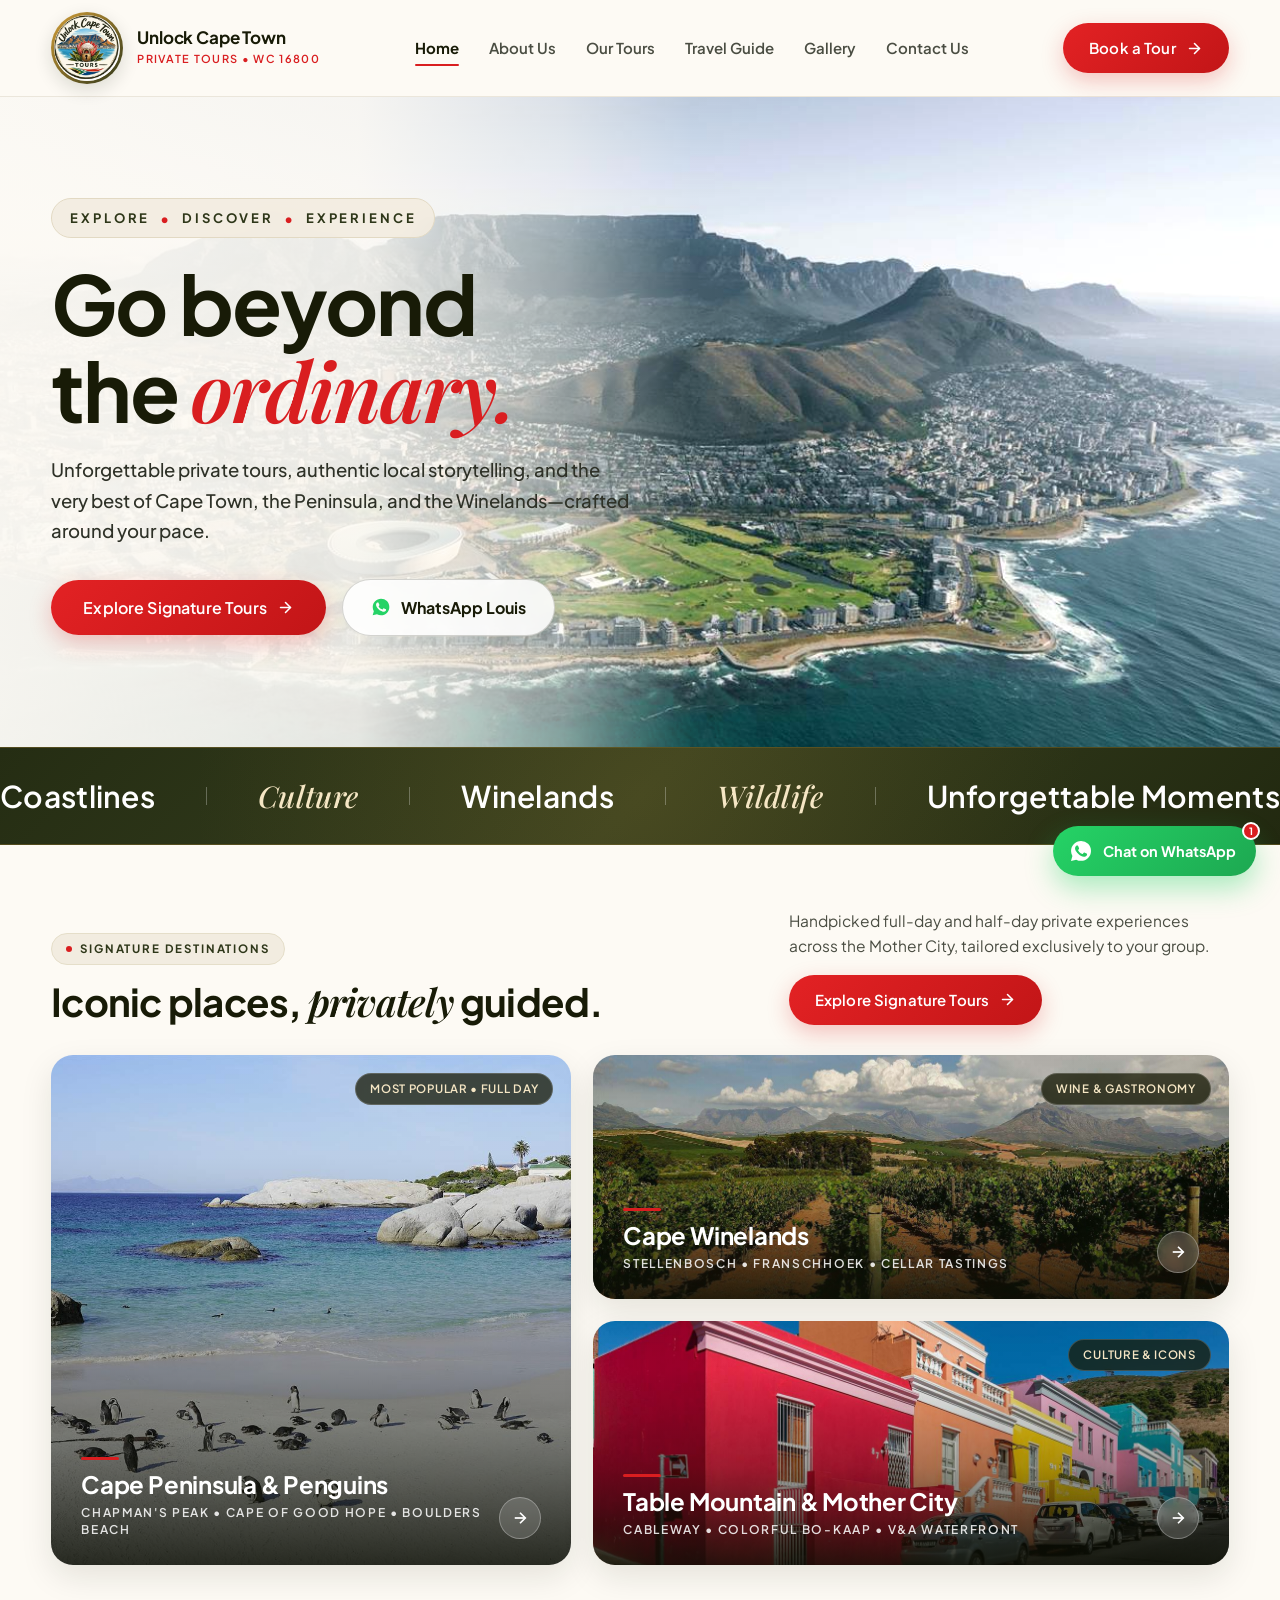
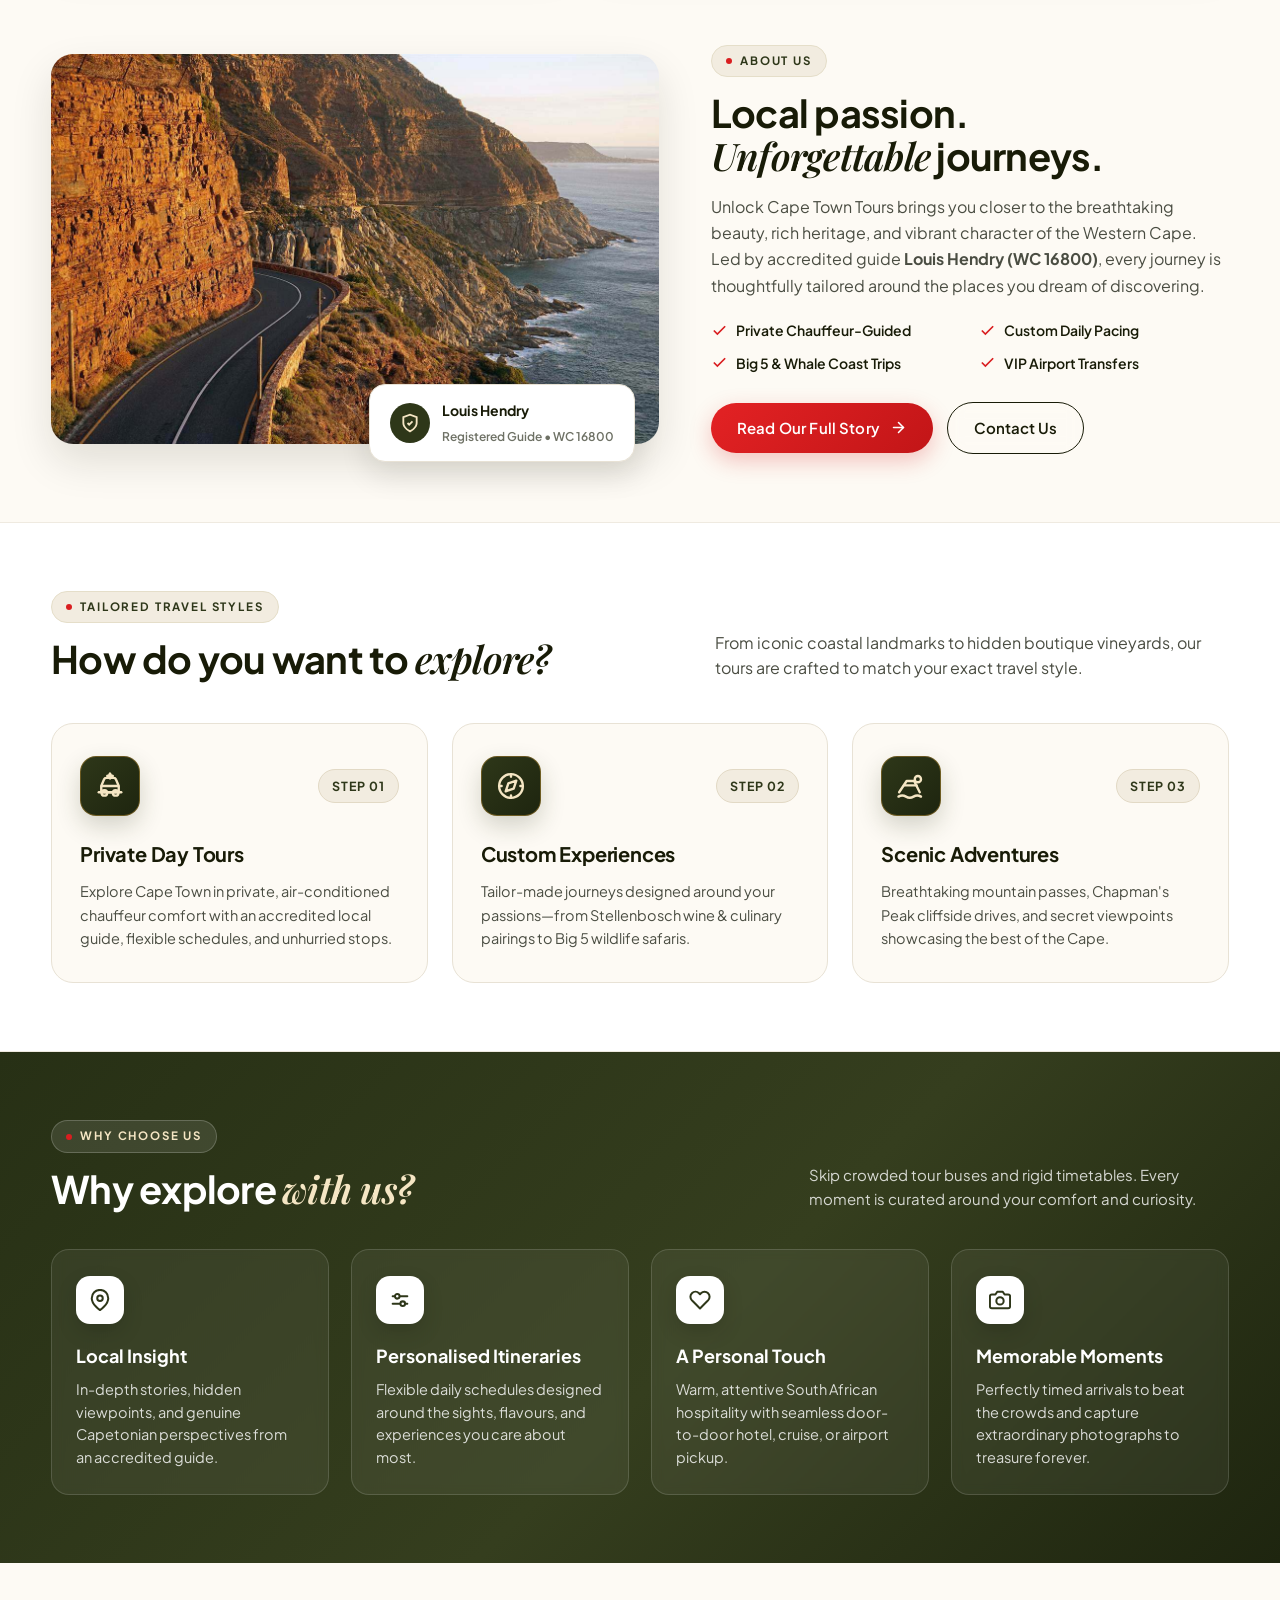
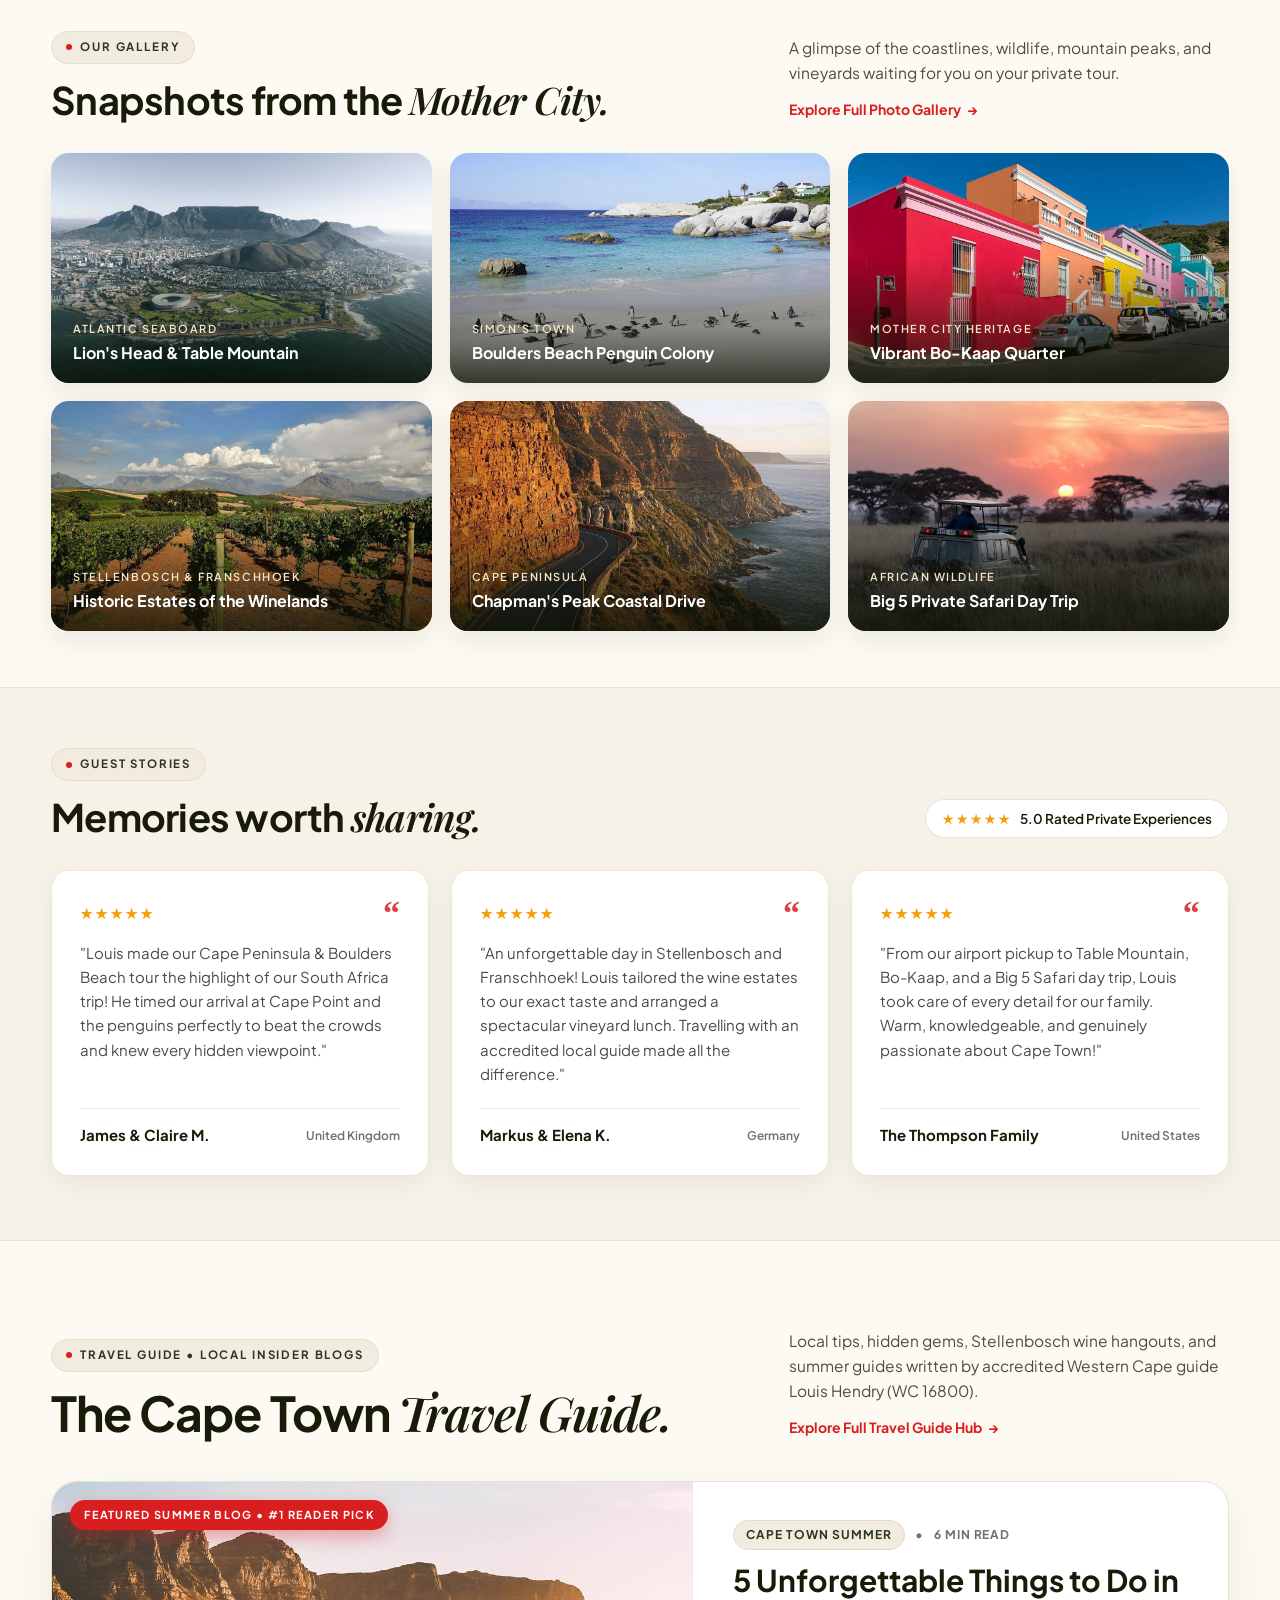
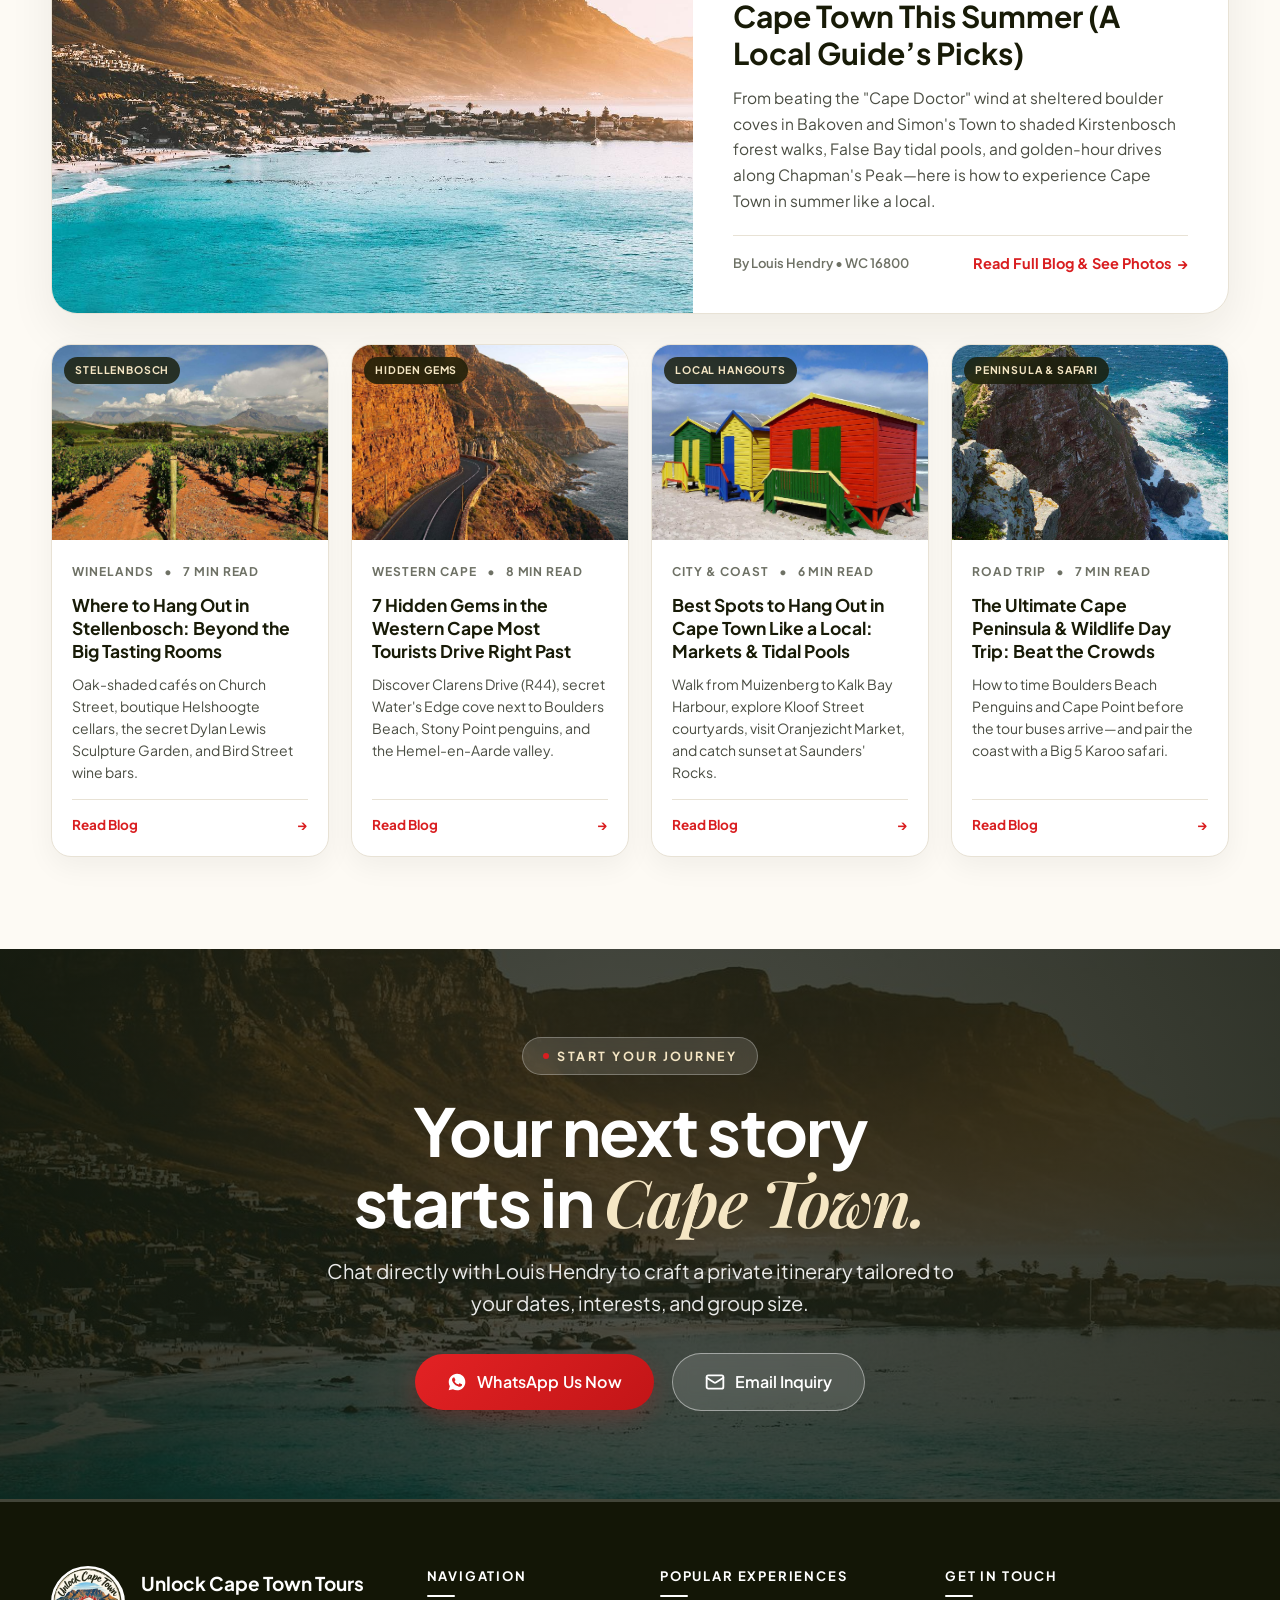
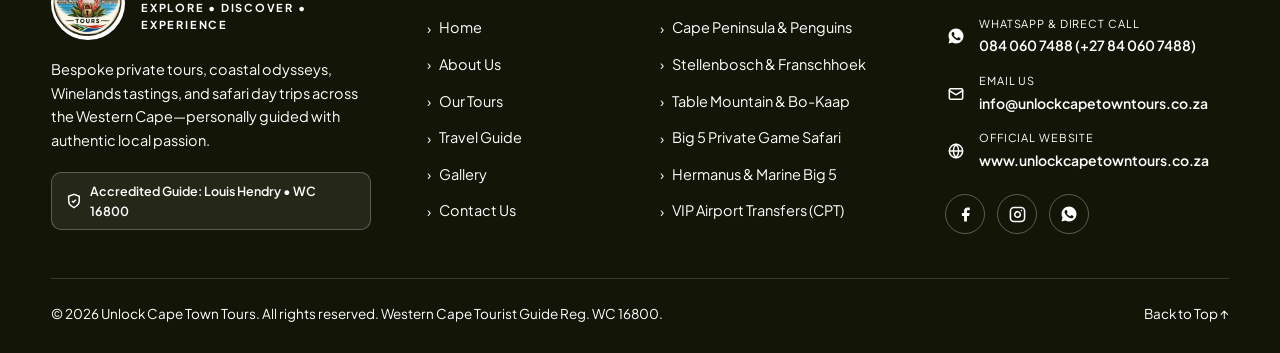
<file: home2.html>
<!DOCTYPE html>
<html lang="en">
<head>
  <meta charset="UTF-8" />
  <meta name="viewport" content="width=device-width, initial-scale=1.0" />
  <title>Unlock Cape Town Tours — Private Guided Experiences | WC 16800</title>
  <meta name="description" content="Unforgettable private tours, authentic local storytelling, and the very best of Cape Town, the Peninsula, and the Winelands with accredited guide Louis Hendry (WC 16800)." />
  <link rel="icon" type="image/png" href="assets/logo.png" />

  <!-- Google Fonts: Plus Jakarta Sans + Playfair Display for editorial flavor -->
  <link rel="preconnect" href="https://fonts.googleapis.com" />
  <link rel="preconnect" href="https://fonts.gstatic.com" crossorigin />
  <link href="https://fonts.googleapis.com/css2?family=Playfair+Display:ital,wght@0,600;0,700;1,500;1,600&family=Plus+Jakarta+Sans:wght@400;500;600;700&display=swap" rel="stylesheet" />

  <style>
    :root {
      --bg-cream: #FDFAF4;
      --bg-cream-alt: #F7F2E8;
      --bg-white: #FFFFFF;
      --olive-dark: #181B07;
      --olive-deep: #131606;
      --olive-banner: #2E3719;
      --olive-soft: #3D4823;
      --red-brand: #D91E20;
      --red-hover: #B51517;
      --gold-accent: #D49F38;
      --gold-soft: #F5E6C4;
      --text-body: #4A4D42;
      --text-muted: #6E7165;
      --border-light: #E8E2D5;
      --badge-beige: #F2ECE0;
      --font-sans: 'Plus Jakarta Sans', -apple-system, BlinkMacSystemFont, sans-serif;
      --font-serif: 'Playfair Display', Georgia, serif;
    }

    *, *::before, *::after {
      box-sizing: border-box;
      margin: 0;
      padding: 0;
    }

    html {
      scroll-behavior: smooth;
    }

    body {
      font-family: var(--font-sans);
      background-color: var(--bg-cream);
      color: var(--olive-dark);
      line-height: 1.6;
      font-size: 16px;
      -webkit-font-smoothing: antialiased;
      overflow-x: hidden;
    }

    a {
      text-decoration: none;
      color: inherit;
      transition: all 0.25s ease;
    }

    img {
      display: block;
      max-width: 100%;
    }

    .container {
      max-width: 1320px;
      width: 92%;
      margin: 0 auto;
    }

    .serif-accent {
      font-family: var(--font-serif);
      font-style: italic;
      font-weight: 600;
    }

    .wa-official-icon {
      fill: currentColor !important;
      stroke: none !important;
      flex-shrink: 0;
    }

    /* Buttons */
    .btn-red {
      display: inline-flex;
      align-items: center;
      justify-content: center;
      gap: 10px;
      background: linear-gradient(135deg, #E32224 0%, #C21517 100%);
      color: #FFFFFF;
      font-weight: 600;
      font-size: 15px;
      letter-spacing: 0.01em;
      padding: 13px 26px;
      border-radius: 999px;
      border: none;
      cursor: pointer;
      box-shadow: 0 8px 22px rgba(217, 30, 32, 0.25);
      transition: all 0.25s ease;
      white-space: nowrap;
    }

    .btn-red:hover {
      background: linear-gradient(135deg, #C9181A 0%, #A31012 100%);
      transform: translateY(-2px);
      box-shadow: 0 12px 28px rgba(217, 30, 32, 0.35);
    }

    .btn-red svg:not(.wa-official-icon) {
      width: 17px;
      height: 17px;
      stroke-width: 2.2;
      transition: transform 0.25s ease;
    }

    .btn-red:hover svg:not(.wa-official-icon) {
      transform: translateX(3px);
    }

    .btn-outline-cream {
      display: inline-flex;
      align-items: center;
      justify-content: center;
      gap: 10px;
      background: rgba(255, 255, 255, 0.12);
      color: #FFFFFF;
      font-weight: 600;
      font-size: 15px;
      padding: 13px 26px;
      border-radius: 999px;
      border: 1.5px solid rgba(255, 255, 255, 0.45);
      backdrop-filter: blur(8px);
      transition: all 0.25s ease;
    }

    .btn-outline-cream:hover {
      background: #FFFFFF;
      color: var(--olive-dark);
      transform: translateY(-2px);
    }

    /* Section Pill Eyebrow */
    .section-pill {
      display: inline-flex;
      align-items: center;
      gap: 8px;
      padding: 6px 14px;
      border-radius: 999px;
      background-color: var(--badge-beige);
      border: 1px solid #E5DEC9;
      font-size: 11.5px;
      font-weight: 700;
      letter-spacing: 0.16em;
      text-transform: uppercase;
      color: var(--olive-banner);
      margin-bottom: 14px;
    }

    .section-pill-dot {
      width: 6px;
      height: 6px;
      border-radius: 50%;
      background-color: var(--red-brand);
    }

    /* ==================== HEADER / NAVBAR ==================== */
    .site-header {
      background-color: rgba(253, 250, 244, 0.96);
      backdrop-filter: blur(12px);
      -webkit-backdrop-filter: blur(12px);
      padding: 12px 0;
      position: sticky;
      top: 0;
      z-index: 1000;
      border-bottom: 1px solid rgba(232, 226, 213, 0.8);
    }

    .header-inner {
      display: flex;
      align-items: center;
      justify-content: space-between;
      gap: 20px;
      position: relative;
    }

    .header-brand {
      display: flex;
      align-items: center;
      gap: 14px;
      flex-shrink: 0;
    }

    .header-logo-wrap {
      width: 72px;
      height: 72px;
      border-radius: 50%;
      padding: 3px;
      background: linear-gradient(135deg, var(--gold-accent), var(--olive-banner));
      box-shadow: 0 6px 18px rgba(24, 27, 7, 0.14);
      flex-shrink: 0;
      transition: transform 0.3s ease;
    }

    .header-brand:hover .header-logo-wrap {
      transform: scale(1.04);
    }

    .header-logo {
      width: 100%;
      height: 100%;
      border-radius: 50%;
      object-fit: cover;
      background-color: var(--bg-cream);
    }

    .header-brand-text {
      display: flex;
      flex-direction: column;
    }

    .header-brand-name {
      font-size: 17px;
      font-weight: 700;
      color: var(--olive-dark);
      letter-spacing: -0.01em;
      line-height: 1.15;
    }

    .header-brand-sub {
      font-size: 11px;
      font-weight: 600;
      letter-spacing: 0.12em;
      text-transform: uppercase;
      color: var(--red-brand);
      margin-top: 2px;
    }

    .main-nav {
      display: flex;
      align-items: center;
      gap: 30px;
    }

    .main-nav a {
      font-size: 15px;
      font-weight: 600;
      color: var(--text-body);
      padding: 6px 0;
      position: relative;
    }

    .main-nav a::after {
      content: '';
      position: absolute;
      left: 0;
      bottom: 0;
      width: 0;
      height: 2.5px;
      background-color: var(--red-brand);
      border-radius: 2px;
      transition: width 0.25s ease;
    }

    .main-nav a.active {
      color: var(--olive-dark);
      font-weight: 700;
    }

    .main-nav a.active::after,
    .main-nav a:hover::after {
      width: 100%;
    }

    .main-nav a:hover {
      color: var(--olive-dark);
    }

    .header-actions {
      display: flex;
      align-items: center;
      gap: 12px;
    }

    .mobile-menu-toggle {
      display: none;
      width: 44px;
      height: 44px;
      border-radius: 12px;
      border: 1px solid var(--border-light);
      background: #FFFFFF;
      color: var(--olive-dark);
      align-items: center;
      justify-content: center;
      cursor: pointer;
      transition: all 0.2s ease;
    }

    .mobile-menu-toggle:hover {
      background: var(--badge-beige);
    }

    /* ==================== FULL-BLEED CAPE TOWN HERO SLIDESHOW SECTION ==================== */
    .hero-section {
      position: relative;
      min-height: 650px;
      display: flex;
      align-items: center;
      padding: 72px 0 82px;
      overflow: hidden;
      background-color: var(--bg-cream);
    }

    .hero-bg-media {
      position: absolute;
      inset: 0;
      z-index: 1;
    }

    .hero-slides {
      position: absolute;
      inset: 0;
      width: 100%;
      height: 100%;
    }

    .hero-slide {
      position: absolute;
      inset: 0;
      opacity: 0;
      transition: opacity 0.9s cubic-bezier(0.4, 0, 0.2, 1);
      pointer-events: none;
    }

    .hero-slide.active {
      opacity: 1;
    }

    .hero-slide img {
      width: 100%;
      height: 100%;
      object-fit: cover;
      object-position: center 45%;
      filter: contrast(1.06) saturate(1.12);
      transform: scale(1.0);
      transition: transform 6s ease-out;
    }

    .hero-slide.active img {
      transform: scale(1.04);
    }

    /* Warm cream fade strictly behind the left text column, leaving the right side 100% crystal-clear so the image pops */
    .hero-bg-media::after {
      content: '';
      position: absolute;
      inset: 0;
      z-index: 2;
      pointer-events: none;
      background:
        linear-gradient(
          90deg,
          rgba(253, 250, 244, 0.96) 0%,
          rgba(253, 250, 244, 0.90) 28%,
          rgba(253, 250, 244, 0.52) 44%,
          rgba(253, 250, 244, 0.08) 54%,
          rgba(253, 250, 244, 0) 62%
        );
    }

    .hero-inner {
      position: relative;
      z-index: 3;
      display: flex;
      align-items: center;
      justify-content: space-between;
      gap: 40px;
    }

    .hero-left {
      max-width: 650px;
    }

    .eyebrow-tags {
      display: inline-flex;
      align-items: center;
      gap: 10px;
      font-size: 13px;
      font-weight: 700;
      letter-spacing: 0.22em;
      text-transform: uppercase;
      color: var(--olive-banner);
      background: rgba(242, 236, 224, 0.92);
      backdrop-filter: blur(6px);
      padding: 8px 18px;
      border-radius: 999px;
      border: 1px solid #E2D9C3;
      margin-bottom: 22px;
    }

    .eyebrow-tags .dot {
      color: var(--red-brand);
      font-size: 14px;
    }

    .hero-title {
      font-size: clamp(52px, 6.4vw, 84px);
      font-weight: 700;
      color: var(--olive-dark);
      line-height: 1.05;
      letter-spacing: -0.025em;
      margin-bottom: 22px;
    }

    .hero-title .serif-accent {
      color: var(--red-brand);
      font-weight: 600;
    }

    .hero-desc {
      font-size: 18.5px;
      color: #2E3127;
      line-height: 1.65;
      max-width: 580px;
      margin-bottom: 32px;
      font-weight: 500;
    }

    .hero-actions {
      display: flex;
      align-items: center;
      flex-wrap: wrap;
      gap: 16px;
      margin-bottom: 0;
    }

    .hero-actions .btn-red {
      font-size: 16px;
      padding: 15px 32px;
    }

    .btn-hero-wa {
      display: inline-flex;
      align-items: center;
      justify-content: center;
      gap: 10px;
      background: rgba(255, 255, 255, 0.88);
      backdrop-filter: blur(8px);
      color: var(--olive-dark);
      font-weight: 700;
      font-size: 16px;
      padding: 15px 28px;
      border-radius: 999px;
      border: 1.5px solid rgba(24, 27, 7, 0.18);
      box-shadow: 0 8px 20px rgba(24, 27, 7, 0.06);
      transition: all 0.25s ease;
    }

    .btn-hero-wa svg {
      color: #25D366;
      width: 20px;
      height: 20px;
    }

    .btn-hero-wa:hover {
      background: #FFFFFF;
      border-color: #25D366;
      transform: translateY(-2px);
    }

    .hero-trust-row {
      display: flex;
      align-items: center;
      flex-wrap: wrap;
      gap: 22px;
      padding: 16px 22px;
      background: rgba(255, 255, 255, 0.86);
      backdrop-filter: blur(10px);
      border-radius: 18px;
      border: 1px solid rgba(232, 226, 213, 0.95);
      box-shadow: 0 12px 30px rgba(24, 27, 7, 0.07);
      width: fit-content;
    }

    .hero-trust-item {
      display: flex;
      align-items: center;
      gap: 11px;
    }

    .hero-trust-icon {
      width: 38px;
      height: 38px;
      border-radius: 50%;
      background-color: var(--badge-beige);
      color: var(--olive-banner);
      display: flex;
      align-items: center;
      justify-content: center;
      flex-shrink: 0;
    }

    .hero-trust-text strong {
      display: block;
      font-size: 13.5px;
      font-weight: 700;
      color: var(--olive-dark);
      line-height: 1.2;
    }

    .hero-trust-text span {
      font-size: 12px;
      color: var(--text-muted);
    }

    /* ==================== ELEVATED TAGLINE STRIP ==================== */
    .tagline-banner {
      background: linear-gradient(135deg, #252D13 0%, #353E1E 50%, #222910 100%);
      padding: 24px 0;
      position: relative;
      overflow: hidden;
      border-top: 1px solid rgba(212, 159, 56, 0.25);
      border-bottom: 1px solid rgba(212, 159, 56, 0.25);
    }

    .tagline-banner::before {
      content: '';
      position: absolute;
      inset: 0;
      background: radial-gradient(circle at 50% 50%, rgba(212, 159, 56, 0.12), transparent 70%);
      pointer-events: none;
    }

    .tagline-inner {
      display: flex;
      align-items: center;
      justify-content: space-between;
      flex-wrap: wrap;
      gap: 20px;
      width: 100%;
      position: relative;
      z-index: 2;
    }

    .tagline-word {
      color: #FFFFFF;
      font-size: clamp(19px, 2.4vw, 30px);
      font-weight: 600;
      letter-spacing: 0.01em;
      display: inline-flex;
      align-items: center;
      gap: 12px;
    }

    .tagline-word.italic-word {
      font-family: var(--font-serif);
      font-style: italic;
      color: var(--gold-soft);
      font-weight: 500;
    }

    .tagline-sep {
      display: inline-block;
      width: 1px;
      height: 18px;
      background: rgba(255, 255, 255, 0.28);
    }

    /* ==================== 3-CARD DESTINATION BENTO GRID ==================== */
    .destinations-section {
      background-color: var(--bg-cream);
      padding: 64px 0 44px;
    }

    .destinations-intro {
      display: flex;
      align-items: flex-end;
      justify-content: space-between;
      flex-wrap: wrap;
      gap: 20px;
      margin-bottom: 30px;
    }

    .destinations-intro h2 {
      font-size: clamp(28px, 3vw, 40px);
      font-weight: 700;
      color: var(--olive-dark);
      letter-spacing: -0.02em;
      line-height: 1.15;
    }

    .destinations-intro p {
      font-size: 15.5px;
      color: var(--text-body);
      max-width: 440px;
    }

    .bento-grid {
      display: grid;
      grid-template-columns: 0.9fr 1.1fr;
      gap: 22px;
    }

    .bento-right {
      display: grid;
      grid-template-rows: 1fr 1fr;
      gap: 22px;
    }

    .dest-card {
      position: relative;
      border-radius: 22px;
      overflow: hidden;
      display: flex;
      align-items: flex-end;
      box-shadow: 0 12px 32px rgba(24, 27, 7, 0.1);
    }

    .dest-card-tall {
      height: 510px;
    }

    .dest-card-wide {
      height: 244px;
    }

    .dest-card img {
      position: absolute;
      inset: 0;
      width: 100%;
      height: 100%;
      object-fit: cover;
      transition: transform 0.55s cubic-bezier(0.16, 1, 0.3, 1);
    }

    .dest-card:hover img {
      transform: scale(1.06);
    }

    .dest-card::after {
      content: '';
      position: absolute;
      inset: 0;
      background: linear-gradient(
        180deg,
        rgba(12, 15, 5, 0.05) 20%,
        rgba(12, 15, 5, 0.35) 60%,
        rgba(12, 15, 5, 0.88) 100%
      );
      pointer-events: none;
    }

    .dest-badge-top {
      position: absolute;
      top: 18px;
      right: 18px;
      z-index: 3;
      background: rgba(24, 27, 7, 0.76);
      backdrop-filter: blur(8px);
      color: var(--gold-soft);
      padding: 6px 14px;
      border-radius: 999px;
      font-size: 11.5px;
      font-weight: 600;
      letter-spacing: 0.06em;
      text-transform: uppercase;
      border: 1px solid rgba(255, 255, 255, 0.18);
    }

    .dest-overlay {
      position: relative;
      z-index: 2;
      padding: 26px 30px;
      color: #FFFFFF;
      width: 100%;
      display: flex;
      align-items: flex-end;
      justify-content: space-between;
      gap: 16px;
    }

    .red-accent-line {
      width: 38px;
      height: 3.5px;
      background-color: var(--red-brand);
      margin-bottom: 10px;
      border-radius: 2px;
    }

    .dest-overlay h3 {
      font-size: 24px;
      font-weight: 700;
      line-height: 1.2;
      margin-bottom: 5px;
      letter-spacing: -0.01em;
    }

    .dest-overlay p {
      font-size: 12px;
      font-weight: 600;
      letter-spacing: 0.14em;
      text-transform: uppercase;
      color: rgba(255, 255, 255, 0.86);
      line-height: 1.45;
    }

    .dest-arrow {
      width: 42px;
      height: 42px;
      border-radius: 50%;
      background: rgba(255, 255, 255, 0.16);
      backdrop-filter: blur(6px);
      display: flex;
      align-items: center;
      justify-content: center;
      color: #FFFFFF;
      flex-shrink: 0;
      border: 1px solid rgba(255, 255, 255, 0.3);
      transition: all 0.25s ease;
    }

    .dest-card:hover .dest-arrow {
      background: var(--red-brand);
      border-color: var(--red-brand);
      transform: translateX(3px);
    }

    /* ==================== ABOUT US SECTION ==================== */
    .about-section {
      background-color: var(--bg-cream);
      padding: 36px 0 68px;
    }

    .about-grid {
      display: grid;
      grid-template-columns: 1.08fr 0.92fr;
      gap: 52px;
      align-items: center;
    }

    .about-img-container {
      position: relative;
    }

    .about-img-wrap {
      border-radius: 22px;
      overflow: hidden;
      height: 390px;
      box-shadow: 0 18px 42px rgba(24, 27, 7, 0.12);
    }

    .about-img-wrap img {
      width: 100%;
      height: 100%;
      object-fit: cover;
      transition: transform 0.6s ease;
    }

    .about-img-wrap:hover img {
      transform: scale(1.04);
    }

    .about-guide-float {
      position: absolute;
      bottom: -18px;
      right: 24px;
      background: #FFFFFF;
      padding: 14px 20px;
      border-radius: 16px;
      box-shadow: 0 12px 30px rgba(24, 27, 7, 0.12);
      border: 1px solid var(--border-light);
      display: flex;
      align-items: center;
      gap: 12px;
    }

    .about-guide-badge-icon {
      width: 40px;
      height: 40px;
      border-radius: 50%;
      background: var(--olive-banner);
      color: var(--gold-soft);
      display: flex;
      align-items: center;
      justify-content: center;
    }

    .about-guide-float strong {
      display: block;
      font-size: 14px;
      font-weight: 700;
      color: var(--olive-dark);
    }

    .about-guide-float span {
      font-size: 12px;
      color: var(--text-muted);
      font-weight: 600;
    }

    .about-title {
      font-size: clamp(28px, 3vw, 38px);
      font-weight: 700;
      color: var(--olive-dark);
      line-height: 1.14;
      letter-spacing: -0.02em;
      margin-bottom: 16px;
    }

    .about-text {
      font-size: 16px;
      color: var(--text-body);
      line-height: 1.65;
      margin-bottom: 16px;
    }

    .about-highlights {
      display: grid;
      grid-template-columns: 1fr 1fr;
      gap: 10px 18px;
      margin: 20px 0 28px;
    }

    .about-highlight-item {
      display: flex;
      align-items: center;
      gap: 8px;
      font-size: 14px;
      font-weight: 600;
      color: var(--olive-dark);
    }

    .about-highlight-item svg {
      color: var(--red-brand);
      flex-shrink: 0;
    }

    /* ==================== HOW DO YOU WANT TO EXPLORE ==================== */
    .explore-section {
      background-color: var(--bg-white);
      padding: 68px 0;
      border-top: 1px solid #EFEAE0;
      border-bottom: 1px solid #EFEAE0;
    }

    .explore-header {
      display: grid;
      grid-template-columns: 1.1fr 0.9fr;
      gap: 36px;
      align-items: end;
      margin-bottom: 42px;
    }

    .explore-header h2 {
      font-size: clamp(28px, 3vw, 38px);
      font-weight: 700;
      color: var(--olive-dark);
      letter-spacing: -0.02em;
      line-height: 1.15;
    }

    .explore-header p {
      font-size: 16px;
      color: var(--text-body);
      line-height: 1.6;
    }

    .explore-cols {
      display: grid;
      grid-template-columns: repeat(3, 1fr);
      gap: 24px;
    }

    .explore-col {
      background: var(--bg-cream);
      border: 1px solid var(--border-light);
      border-radius: 22px;
      padding: 32px 28px;
      display: flex;
      flex-direction: column;
      justify-content: space-between;
      transition: transform 0.25s ease, box-shadow 0.25s ease, border-color 0.25s ease;
      position: relative;
    }

    .explore-col:hover {
      transform: translateY(-5px);
      box-shadow: 0 18px 38px rgba(24, 27, 7, 0.08);
      border-color: rgba(212, 159, 56, 0.55);
    }

    .explore-card-top {
      display: flex;
      align-items: center;
      justify-content: space-between;
      margin-bottom: 22px;
    }

    .explore-icon-box {
      width: 60px;
      height: 60px;
      border-radius: 16px;
      background: linear-gradient(135deg, #2E3719 0%, #1E250F 100%);
      color: var(--gold-soft);
      display: flex;
      align-items: center;
      justify-content: center;
      box-shadow: 0 10px 24px rgba(46, 55, 25, 0.2);
      border: 1px solid rgba(212, 159, 56, 0.4);
      transition: transform 0.25s ease, background 0.25s ease;
    }

    .explore-col:hover .explore-icon-box {
      background: linear-gradient(135deg, #E32224 0%, #B81416 100%);
      color: #FFFFFF;
      border-color: transparent;
      transform: scale(1.05);
    }

    .explore-icon-box svg {
      width: 30px;
      height: 30px;
    }

    .step-num {
      padding: 6px 13px;
      border-radius: 999px;
      background-color: var(--badge-beige);
      border: 1px solid #E2D9C5;
      color: var(--olive-banner);
      font-size: 12.5px;
      font-weight: 700;
      letter-spacing: 0.08em;
    }

    .explore-col h3 {
      font-size: 20px;
      font-weight: 700;
      color: var(--olive-dark);
      margin-bottom: 10px;
      letter-spacing: -0.01em;
    }

    .explore-col p {
      font-size: 14.5px;
      color: var(--text-body);
      line-height: 1.62;
    }

    /* ==================== WHY CHOOSE US (OLIVE) ==================== */
    .why-section {
      background: linear-gradient(135deg, #273015 0%, #353E1E 55%, #1E250F 100%);
      color: #FFFFFF;
      padding: 68px 0;
      position: relative;
    }

    .why-header {
      display: flex;
      align-items: flex-end;
      justify-content: space-between;
      flex-wrap: wrap;
      gap: 20px;
      margin-bottom: 38px;
    }

    .why-title {
      font-size: clamp(28px, 3vw, 38px);
      font-weight: 700;
      letter-spacing: -0.02em;
      line-height: 1.15;
    }

    .why-sub {
      font-size: 15px;
      color: rgba(255, 255, 255, 0.8);
      max-width: 420px;
    }

    .why-grid {
      display: grid;
      grid-template-columns: repeat(4, 1fr);
      gap: 22px;
    }

    .why-item {
      background: rgba(255, 255, 255, 0.06);
      border: 1px solid rgba(255, 255, 255, 0.14);
      border-radius: 18px;
      padding: 26px 24px;
      backdrop-filter: blur(6px);
      transition: transform 0.25s ease, background 0.25s ease;
    }

    .why-item:hover {
      transform: translateY(-4px);
      background: rgba(255, 255, 255, 0.1);
    }

    .why-circle {
      width: 48px;
      height: 48px;
      border-radius: 14px;
      background-color: #FFFFFF;
      color: var(--olive-banner);
      display: flex;
      align-items: center;
      justify-content: center;
      margin-bottom: 18px;
      box-shadow: 0 8px 20px rgba(0, 0, 0, 0.15);
    }

    .why-circle svg {
      width: 22px;
      height: 22px;
    }

    .why-item h3 {
      font-size: 18px;
      font-weight: 700;
      color: #FFFFFF;
      margin-bottom: 8px;
    }

    .why-item p {
      font-size: 14.5px;
      color: rgba(255, 255, 255, 0.82);
      line-height: 1.55;
    }

    /* ==================== VISUAL GALLERY SECTION ==================== */
    .gallery-section {
      background-color: var(--bg-cream);
      padding: 68px 0 56px;
    }

    .gallery-header {
      display: flex;
      align-items: flex-end;
      justify-content: space-between;
      flex-wrap: wrap;
      gap: 20px;
      margin-bottom: 32px;
    }

    .gallery-header h2 {
      font-size: clamp(28px, 3vw, 38px);
      font-weight: 700;
      color: var(--olive-dark);
      letter-spacing: -0.02em;
      line-height: 1.15;
    }

    .gallery-header p {
      font-size: 15.5px;
      color: var(--text-body);
      max-width: 440px;
    }

    .gallery-grid {
      display: grid;
      grid-template-columns: repeat(12, 1fr);
      grid-auto-rows: 230px;
      gap: 18px;
    }

    .gallery-item {
      position: relative;
      border-radius: 18px;
      overflow: hidden;
      box-shadow: 0 10px 26px rgba(24, 27, 7, 0.08);
    }

    .gallery-item.span-5 { grid-column: span 5; }
    .gallery-item.span-4 { grid-column: span 4; }
    .gallery-item.span-3 { grid-column: span 3; }
    .gallery-item.span-6 { grid-column: span 6; }

    .gallery-item img {
      width: 100%;
      height: 100%;
      object-fit: cover;
      transition: transform 0.55s ease;
    }

    .gallery-item:hover img {
      transform: scale(1.06);
    }

    .gallery-caption {
      position: absolute;
      inset: 0;
      background: linear-gradient(180deg, transparent 45%, rgba(15, 18, 5, 0.82) 100%);
      display: flex;
      flex-direction: column;
      justify-content: flex-end;
      padding: 18px 22px;
      color: #FFFFFF;
    }

    .gallery-caption span {
      font-size: 11px;
      font-weight: 600;
      text-transform: uppercase;
      letter-spacing: 0.14em;
      color: var(--gold-soft);
      margin-bottom: 2px;
    }

    .gallery-caption strong {
      font-size: 16px;
      font-weight: 700;
    }

    /* ==================== MEMORIES WORTH SHARING ==================== */
    .memories-section {
      background-color: var(--bg-cream-alt);
      padding: 60px 0 64px;
      border-top: 1px solid var(--border-light);
    }

    .memories-header {
      display: flex;
      align-items: flex-end;
      justify-content: space-between;
      flex-wrap: wrap;
      gap: 16px;
      margin-bottom: 32px;
    }

    .memories-header h2 {
      font-size: clamp(28px, 3vw, 38px);
      font-weight: 700;
      color: var(--olive-dark);
      letter-spacing: -0.02em;
      line-height: 1.15;
    }

    .memories-rating-pill {
      display: inline-flex;
      align-items: center;
      gap: 8px;
      background: #FFFFFF;
      padding: 8px 16px;
      border-radius: 999px;
      border: 1px solid var(--border-light);
      font-size: 13.5px;
      font-weight: 600;
      color: var(--olive-dark);
    }

    .memories-rating-pill .stars {
      color: #F59E0B;
      letter-spacing: 2px;
    }

    .reviews-row {
      display: grid;
      grid-template-columns: repeat(3, 1fr);
      gap: 22px;
    }

    .review-box {
      background-color: #FFFFFF;
      border-radius: 18px;
      padding: 28px;
      box-shadow: 0 8px 24px rgba(24, 27, 7, 0.05);
      border: 1px solid #ECE7DC;
      display: flex;
      flex-direction: column;
      justify-content: space-between;
      transition: transform 0.25s ease;
    }

    .review-box:hover {
      transform: translateY(-4px);
    }

    .review-top {
      display: flex;
      align-items: center;
      justify-content: space-between;
      margin-bottom: 14px;
    }

    .review-stars {
      color: #F59E0B;
      font-size: 15px;
      letter-spacing: 2px;
    }

    .quote-mark {
      color: var(--red-brand);
      font-size: 34px;
      font-weight: 700;
      line-height: 0.8;
      font-family: Georgia, serif;
      opacity: 0.85;
    }

    .review-box p {
      font-size: 15px;
      color: var(--text-body);
      line-height: 1.62;
      margin-bottom: 22px;
    }

    .review-divider {
      height: 1px;
      background-color: #EFECE4;
      margin-bottom: 14px;
    }

    .review-footer {
      display: flex;
      align-items: center;
      justify-content: space-between;
    }

    .review-author {
      font-size: 15px;
      font-weight: 700;
      color: var(--olive-dark);
    }

    .review-tour-tag {
      font-size: 12px;
      font-weight: 600;
      color: var(--text-muted);
    }

    /* ==================== TRAVEL GUIDE BLOG SECTION ==================== */
    .travel-guide-section {
      padding: 88px 0 92px;
      background-color: var(--bg-cream);
      border-top: 1px solid var(--border-light);
    }

    .tg-header {
      display: flex;
      align-items: flex-end;
      justify-content: space-between;
      flex-wrap: wrap;
      gap: 24px;
      margin-bottom: 42px;
    }

    .tg-header h2 {
      font-size: clamp(32px, 4vw, 48px);
      font-weight: 700;
      line-height: 1.1;
      letter-spacing: -0.02em;
      color: var(--olive-dark);
    }

    .tg-header-right {
      max-width: 440px;
    }

    .tg-header-right p {
      font-size: 15.5px;
      color: var(--text-body);
      margin-bottom: 10px;
    }

    .tg-featured-card {
      display: grid;
      grid-template-columns: 1.2fr 1fr;
      background: #FFFFFF;
      border-radius: 26px;
      overflow: hidden;
      border: 1px solid var(--border-light);
      box-shadow: 0 18px 46px rgba(24, 27, 7, 0.07);
      margin-bottom: 30px;
      transition: transform 0.3s ease, box-shadow 0.3s ease;
    }

    .tg-featured-card:hover {
      transform: translateY(-4px);
      box-shadow: 0 24px 56px rgba(24, 27, 7, 0.12);
    }

    .tg-featured-img {
      position: relative;
      min-height: 370px;
      overflow: hidden;
    }

    .tg-featured-img img {
      width: 100%;
      height: 100%;
      object-fit: cover;
      transition: transform 0.55s ease;
    }

    .tg-featured-card:hover .tg-featured-img img {
      transform: scale(1.04);
    }

    .tg-badge-float {
      position: absolute;
      top: 18px;
      left: 18px;
      background: var(--red-brand);
      color: #FFFFFF;
      font-size: 11px;
      font-weight: 700;
      letter-spacing: 0.12em;
      text-transform: uppercase;
      padding: 6px 14px;
      border-radius: 999px;
      box-shadow: 0 6px 18px rgba(217, 30, 32, 0.35);
    }

    .tg-featured-body {
      padding: 38px 40px;
      display: flex;
      flex-direction: column;
      justify-content: center;
    }

    .tg-meta {
      display: flex;
      align-items: center;
      gap: 10px;
      font-size: 12px;
      font-weight: 700;
      text-transform: uppercase;
      letter-spacing: 0.08em;
      color: var(--text-muted);
      margin-bottom: 12px;
    }

    .tg-cat {
      background: var(--badge-beige);
      color: var(--olive-banner);
      padding: 4px 12px;
      border-radius: 999px;
      border: 1px solid #E2DAC7;
    }

    .tg-featured-body h3 {
      font-size: clamp(22px, 2.4vw, 30px);
      font-weight: 700;
      line-height: 1.22;
      color: var(--olive-dark);
      margin-bottom: 14px;
    }

    .tg-featured-body p {
      font-size: 15.5px;
      color: var(--text-body);
      line-height: 1.65;
      margin-bottom: 22px;
    }

    .tg-grid-4 {
      display: grid;
      grid-template-columns: repeat(4, 1fr);
      gap: 22px;
    }

    .tg-card {
      background: #FFFFFF;
      border-radius: 20px;
      overflow: hidden;
      border: 1px solid var(--border-light);
      box-shadow: 0 10px 28px rgba(24, 27, 7, 0.05);
      display: flex;
      flex-direction: column;
      transition: transform 0.28s ease, box-shadow 0.28s ease;
    }

    .tg-card:hover {
      transform: translateY(-5px);
      box-shadow: 0 18px 40px rgba(24, 27, 7, 0.11);
    }

    .tg-card-img {
      position: relative;
      height: 195px;
      overflow: hidden;
    }

    .tg-card-img img {
      width: 100%;
      height: 100%;
      object-fit: cover;
      transition: transform 0.5s ease;
    }

    .tg-card:hover .tg-card-img img {
      transform: scale(1.06);
    }

    .tg-card-tag {
      position: absolute;
      top: 12px;
      left: 12px;
      background: rgba(24, 27, 7, 0.82);
      backdrop-filter: blur(6px);
      color: var(--gold-soft);
      font-size: 10.5px;
      font-weight: 700;
      letter-spacing: 0.08em;
      text-transform: uppercase;
      padding: 5px 11px;
      border-radius: 999px;
    }

    .tg-card-body {
      padding: 22px 20px 20px;
      display: flex;
      flex-direction: column;
      flex: 1;
    }

    .tg-card-body h3 {
      font-size: 17.5px;
      font-weight: 700;
      line-height: 1.32;
      color: var(--olive-dark);
      margin-bottom: 10px;
    }

    .tg-card-body p {
      font-size: 14px;
      color: var(--text-body);
      line-height: 1.58;
      margin-bottom: 16px;
      flex: 1;
    }

    .tg-read-link {
      display: inline-flex;
      align-items: center;
      justify-content: space-between;
      padding-top: 14px;
      border-top: 1px solid var(--border-light);
      font-size: 13.5px;
      font-weight: 700;
      color: var(--red-brand);
    }

    @media (max-width: 1120px) {
      .tg-featured-card {
        grid-template-columns: 1fr;
      }
      .tg-grid-4 {
        grid-template-columns: repeat(2, 1fr);
      }
    }

    @media (max-width: 680px) {
      .tg-grid-4 {
        grid-template-columns: 1fr;
      }
      .tg-featured-body {
        padding: 26px 22px;
      }
    }

    /* ==================== BOTTOM SCENIC BANNER (CENTERED & BIG) ==================== */
    .story-banner {
      position: relative;
      min-height: 490px;
      display: flex;
      align-items: center;
      justify-content: center;
      overflow: hidden;
      padding: 88px 0;
      text-align: center;
    }

    .story-banner-bg {
      position: absolute;
      inset: 0;
      width: 100%;
      height: 100%;
      object-fit: cover;
      object-position: center 45%;
      transform: scale(1.02);
    }

    .story-banner::before {
      content: '';
      position: absolute;
      inset: 0;
      background: radial-gradient(
        circle at 50% 50%,
        rgba(15, 22, 10, 0.72) 0%,
        rgba(15, 22, 10, 0.86) 100%
      );
      z-index: 1;
    }

    .story-content {
      position: relative;
      z-index: 2;
      color: #FFFFFF;
      max-width: 860px;
      margin: 0 auto;
      display: flex;
      flex-direction: column;
      align-items: center;
      text-align: center;
    }

    .story-pill {
      display: inline-flex;
      align-items: center;
      justify-content: center;
      gap: 8px;
      background: rgba(255, 255, 255, 0.14);
      backdrop-filter: blur(8px);
      border: 1px solid rgba(255, 255, 255, 0.28);
      color: var(--gold-soft);
      padding: 8px 20px;
      border-radius: 999px;
      font-size: 12.5px;
      font-weight: 700;
      letter-spacing: 0.2em;
      text-transform: uppercase;
      margin-bottom: 20px;
    }

    .story-content h2 {
      font-size: clamp(36px, 5.4vw, 66px);
      font-weight: 700;
      line-height: 1.08;
      letter-spacing: -0.025em;
      margin-bottom: 18px;
    }

    .story-sub {
      font-size: clamp(16px, 1.8vw, 20px);
      color: rgba(255, 255, 255, 0.9);
      max-width: 640px;
      margin: 0 auto 34px;
      line-height: 1.6;
    }

    .story-actions {
      display: flex;
      align-items: center;
      justify-content: center;
      flex-wrap: wrap;
      gap: 18px;
    }

    .story-actions .btn-red,
    .story-actions .btn-outline-cream {
      font-size: 16px;
      padding: 15px 32px;
    }

    .story-actions svg {
      width: 20px;
      height: 20px;
    }

    /* ==================== FLOATING WHATSAPP CHATBOT ==================== */
    .wa-chatbot {
      position: fixed;
      bottom: 24px;
      right: 24px;
      z-index: 9999;
      font-family: var(--font-sans);
    }

    .wa-chat-window {
      position: absolute;
      bottom: 76px;
      right: 0;
      width: 360px;
      max-width: calc(100vw - 32px);
      background: #FFFFFF;
      border-radius: 22px;
      box-shadow: 0 22px 54px rgba(15, 20, 8, 0.26);
      border: 1px solid rgba(232, 226, 213, 0.9);
      overflow: hidden;
      opacity: 0;
      visibility: hidden;
      transform: translateY(16px) scale(0.96);
      transform-origin: bottom right;
      transition: all 0.28s cubic-bezier(0.16, 1, 0.3, 1);
    }

    .wa-chatbot.open .wa-chat-window {
      opacity: 1;
      visibility: visible;
      transform: translateY(0) scale(1);
    }

    .wa-chat-header {
      background: linear-gradient(135deg, #1E2610 0%, #2E3719 100%);
      color: #FFFFFF;
      padding: 16px 18px;
      display: flex;
      align-items: center;
      justify-content: space-between;
      gap: 12px;
      border-bottom: 2px solid var(--gold-accent);
    }

    .wa-chat-profile {
      display: flex;
      align-items: center;
      gap: 12px;
    }

    .wa-chat-avatar-wrap {
      position: relative;
      width: 46px;
      height: 46px;
      flex-shrink: 0;
    }

    .wa-chat-avatar-wrap img {
      width: 100%;
      height: 100%;
      border-radius: 50%;
      object-fit: cover;
      border: 2px solid var(--gold-accent);
      background: var(--bg-cream);
    }

    .wa-online-dot {
      position: absolute;
      bottom: 1px;
      right: 1px;
      width: 12px;
      height: 12px;
      border-radius: 50%;
      background-color: #25D366;
      border: 2px solid #1E2610;
    }

    .wa-chat-profile-info strong {
      display: block;
      font-size: 15px;
      font-weight: 700;
      color: #FFFFFF;
      line-height: 1.2;
    }

    .wa-chat-profile-info span {
      font-size: 11.5px;
      color: var(--gold-soft);
      font-weight: 500;
    }

    .wa-chat-close {
      background: rgba(255, 255, 255, 0.12);
      border: none;
      color: #FFFFFF;
      width: 30px;
      height: 30px;
      border-radius: 50%;
      cursor: pointer;
      display: flex;
      align-items: center;
      justify-content: center;
      font-size: 18px;
      line-height: 1;
      transition: background 0.2s ease;
    }

    .wa-chat-close:hover {
      background: rgba(255, 255, 255, 0.24);
    }

    .wa-chat-body {
      background-color: #F4EFE6;
      background-image: radial-gradient(rgba(46, 55, 25, 0.05) 1px, transparent 0);
      background-size: 16px 16px;
      padding: 18px 16px 14px;
      max-height: 320px;
      overflow-y: auto;
    }

    .wa-msg-bubble {
      background: #FFFFFF;
      border-radius: 4px 16px 16px 16px;
      padding: 12px 14px;
      box-shadow: 0 4px 12px rgba(0, 0, 0, 0.05);
      font-size: 13.5px;
      color: var(--olive-dark);
      line-height: 1.5;
      margin-bottom: 14px;
      border: 1px solid #E8E2D5;
    }

    .wa-msg-sender {
      font-size: 11px;
      font-weight: 700;
      color: var(--olive-banner);
      margin-bottom: 4px;
      display: flex;
      align-items: center;
      justify-content: space-between;
    }

    .wa-msg-sender small {
      font-weight: 500;
      color: var(--text-muted);
    }

    .wa-quick-label {
      font-size: 11px;
      font-weight: 700;
      text-transform: uppercase;
      letter-spacing: 0.1em;
      color: var(--text-muted);
      margin-bottom: 8px;
      display: block;
    }

    .wa-quick-chips {
      display: flex;
      flex-wrap: wrap;
      gap: 7px;
    }

    .wa-chip {
      background: #FFFFFF;
      border: 1px solid #DED6C6;
      border-radius: 999px;
      padding: 6px 12px;
      font-size: 12px;
      font-weight: 600;
      color: var(--olive-dark);
      cursor: pointer;
      transition: all 0.2s ease;
      font-family: inherit;
    }

    .wa-chip:hover {
      background: var(--olive-banner);
      color: #FFFFFF;
      border-color: var(--olive-banner);
    }

    .wa-chat-footer {
      padding: 12px 14px;
      background: #FFFFFF;
      border-top: 1px solid #ECE6DA;
      display: flex;
      align-items: center;
      gap: 8px;
    }

    .wa-chat-input {
      flex: 1;
      border: 1px solid #DFD8C8;
      background: var(--bg-cream);
      border-radius: 999px;
      padding: 10px 14px;
      font-size: 14px;
      font-family: inherit;
      color: var(--olive-dark);
      outline: none;
    }

    .wa-chat-input:focus {
      border-color: #25D366;
    }

    .wa-chat-send {
      width: 40px;
      height: 40px;
      border-radius: 50%;
      background: #25D366;
      color: #FFFFFF;
      border: none;
      cursor: pointer;
      display: flex;
      align-items: center;
      justify-content: center;
      flex-shrink: 0;
      box-shadow: 0 4px 12px rgba(37, 211, 102, 0.35);
      transition: transform 0.2s ease, background 0.2s ease;
    }

    .wa-chat-send:hover {
      background: #1EBE5B;
      transform: scale(1.06);
    }

    .wa-launcher {
      display: inline-flex;
      align-items: center;
      gap: 10px;
      background: linear-gradient(135deg, #25D366 0%, #1DA851 100%);
      color: #FFFFFF;
      border: none;
      border-radius: 999px;
      padding: 13px 20px 13px 16px;
      font-family: inherit;
      font-size: 14.5px;
      font-weight: 700;
      cursor: pointer;
      box-shadow: 0 12px 28px rgba(37, 211, 102, 0.38);
      transition: all 0.25s ease;
      position: relative;
    }

    .wa-launcher:hover {
      transform: translateY(-3px);
      box-shadow: 0 16px 34px rgba(37, 211, 102, 0.48);
    }

    .wa-launcher svg {
      width: 24px;
      height: 24px;
      flex-shrink: 0;
    }

    .wa-launcher-badge {
      position: absolute;
      top: -4px;
      right: -4px;
      width: 18px;
      height: 18px;
      border-radius: 50%;
      background: var(--red-brand);
      color: #FFFFFF;
      font-size: 10px;
      font-weight: 700;
      display: flex;
      align-items: center;
      justify-content: center;
      border: 2px solid #FFFFFF;
    }

    /* ==================== REDESIGNED LUXURY FOOTER ==================== */
    .site-footer {
      background-color: var(--olive-deep);
      color: #FFFFFF;
      padding: 64px 0 28px;
      position: relative;
      border-top: 3px solid rgba(255, 255, 255, 0.2);
    }

    .footer-grid {
      display: grid;
      grid-template-columns: 1.3fr 0.75fr 0.95fr 1.1fr;
      gap: 40px;
      padding-bottom: 44px;
      border-bottom: 1px solid rgba(255, 255, 255, 0.15);
    }

    .footer-brand-col {
      padding-right: 16px;
    }

    .footer-brand-head {
      display: flex;
      align-items: center;
      gap: 16px;
      margin-bottom: 18px;
    }

    .footer-brand-head img {
      width: 74px;
      height: 74px;
      border-radius: 50%;
      object-fit: cover;
      border: 2px solid #FFFFFF;
      background: var(--bg-cream);
      flex-shrink: 0;
    }

    .footer-brand-title {
      font-size: 19px;
      font-weight: 700;
      color: #FFFFFF;
      line-height: 1.2;
      margin-bottom: 4px;
    }

    .footer-brand-sub {
      font-size: 11px;
      font-weight: 700;
      letter-spacing: 0.16em;
      text-transform: uppercase;
      color: #FFFFFF;
    }

    .footer-bio {
      font-size: 14.5px;
      color: #FFFFFF;
      line-height: 1.62;
      margin-bottom: 20px;
    }

    .footer-accreditation {
      display: inline-flex;
      align-items: center;
      gap: 8px;
      padding: 8px 14px;
      border-radius: 10px;
      background: rgba(255, 255, 255, 0.08);
      border: 1px solid rgba(255, 255, 255, 0.25);
      color: #FFFFFF;
      font-size: 12.5px;
      font-weight: 600;
    }

    .footer-col-title {
      font-size: 13px;
      font-weight: 700;
      text-transform: uppercase;
      letter-spacing: 0.14em;
      color: #FFFFFF;
      margin-bottom: 18px;
      position: relative;
      padding-bottom: 10px;
    }

    .footer-col-title::after {
      content: '';
      position: absolute;
      left: 0;
      bottom: 0;
      width: 28px;
      height: 2px;
      background-color: #FFFFFF;
      border-radius: 2px;
    }

    .footer-links {
      list-style: none;
      display: flex;
      flex-direction: column;
      gap: 11px;
    }

    .footer-links a {
      font-size: 14.5px;
      color: #FFFFFF;
      display: inline-flex;
      align-items: center;
      gap: 8px;
      transition: all 0.2s ease;
    }

    .footer-links a:hover {
      color: #FFFFFF;
      opacity: 0.85;
      transform: translateX(4px);
    }

    .footer-links a span.bullet {
      color: #FFFFFF;
      font-size: 14px;
    }

    .footer-contact-cards {
      display: flex;
      flex-direction: column;
      gap: 14px;
      margin-bottom: 22px;
    }

    .footer-contact-item {
      display: flex;
      align-items: center;
      gap: 12px;
      padding: 0;
      border-radius: 0;
      background: none;
      border: none;
      transition: transform 0.25s ease, opacity 0.25s ease;
    }

    .footer-contact-item:hover {
      background: none;
      border: none;
      opacity: 0.88;
      transform: translateX(3px);
    }

    .contact-dot {
      width: 22px;
      height: 22px;
      border-radius: 0;
      display: inline-flex;
      align-items: center;
      justify-content: center;
      color: #FFFFFF;
      background: none;
      border: none;
      flex-shrink: 0;
    }

    .dot-wa,
    .dot-mail,
    .dot-web {
      background-color: transparent;
      color: #FFFFFF;
    }

    .footer-contact-info small {
      display: block;
      font-size: 11px;
      text-transform: uppercase;
      letter-spacing: 0.08em;
      color: #FFFFFF;
    }

    .footer-contact-info strong {
      font-size: 14px;
      font-weight: 600;
      color: #FFFFFF;
    }

    .footer-socials {
      display: flex;
      align-items: center;
      gap: 12px;
    }

    .social-circle {
      width: 40px;
      height: 40px;
      border-radius: 50%;
      display: inline-flex;
      align-items: center;
      justify-content: center;
      color: #FFFFFF;
      background: transparent;
      border: 1px solid rgba(255, 255, 255, 0.3);
      transition: all 0.25s ease;
    }

    .social-circle:hover,
    .social-fb:hover,
    .social-ig:hover,
    .social-wa:hover {
      transform: translateY(-3px);
      background: rgba(255, 255, 255, 0.18);
      border-color: #FFFFFF;
      color: #FFFFFF;
    }

    .footer-bottom {
      padding-top: 24px;
      display: flex;
      align-items: center;
      justify-content: space-between;
      flex-wrap: wrap;
      gap: 16px;
      font-size: 13.5px;
      color: #FFFFFF;
    }

    .footer-bottom-links {
      display: flex;
      align-items: center;
      gap: 24px;
    }

    .footer-bottom-links a {
      color: #FFFFFF;
    }

    .footer-bottom-links a:hover {
      color: #FFFFFF;
      opacity: 0.85;
    }

    /* ==================== MOBILE & TABLET RESPONSIVENESS ==================== */
    @media (max-width: 1024px) {
      .bento-grid,
      .about-grid,
      .explore-header {
        grid-template-columns: 1fr;
      }
      .explore-cols {
        grid-template-columns: 1fr;
      }
      .why-grid {
        grid-template-columns: 1fr 1fr;
      }
      .gallery-grid {
        grid-template-columns: 1fr 1fr;
      }
      .gallery-item.span-5,
      .gallery-item.span-4,
      .gallery-item.span-3,
      .gallery-item.span-6 {
        grid-column: span 1;
      }
      .reviews-row {
        grid-template-columns: 1fr;
      }
      .footer-grid {
        grid-template-columns: 1fr 1fr;
      }
    }

    @media (max-width: 900px) {
      .mobile-menu-toggle {
        display: inline-flex;
      }

      .header-cta-desktop {
        display: none;
      }

      .main-nav {
        position: absolute;
        top: calc(100% + 12px);
        left: 0;
        right: 0;
        background: #FFFFFF;
        border: 1px solid var(--border-light);
        border-radius: 20px;
        box-shadow: 0 20px 48px rgba(24, 27, 7, 0.16);
        padding: 20px;
        flex-direction: column;
        align-items: stretch;
        gap: 6px;
        opacity: 0;
        visibility: hidden;
        transform: translateY(-10px);
        transition: all 0.25s ease;
        z-index: 1001;
      }

      .main-nav.open {
        opacity: 1;
        visibility: visible;
        transform: translateY(0);
      }

      .main-nav a {
        padding: 12px 16px;
        border-radius: 12px;
        font-size: 16px;
      }

      .main-nav a::after {
        display: none;
      }

      .main-nav a.active,
      .main-nav a:hover {
        background: var(--badge-beige);
      }

      .main-nav a.nav-mobile-cta {
        display: inline-flex;
        align-items: center;
        justify-content: center;
        gap: 8px;
        margin-top: 8px;
        background-color: var(--red-brand);
        color: #FFFFFF !important;
        font-weight: 700;
        text-align: center;
        box-shadow: 0 8px 20px rgba(227, 28, 19, 0.25);
      }

      .main-nav a.nav-mobile-cta:hover {
        background-color: var(--red-hover);
      }

      .hero-section {
        min-height: 520px;
        padding: 52px 0 60px;
      }

      .hero-bg-media::after {
        background:
          linear-gradient(
            180deg,
            rgba(253, 250, 244, 0.94) 0%,
            rgba(253, 250, 244, 0.88) 58%,
            rgba(253, 250, 244, 0.68) 100%
          );
      }

      .hero-inner {
        justify-content: center;
        text-align: center;
      }

      .hero-left {
        max-width: 680px;
        margin: 0 auto;
        display: flex;
        flex-direction: column;
        align-items: center;
        text-align: center;
      }

      .eyebrow-tags {
        justify-content: center;
        margin-left: auto;
        margin-right: auto;
      }

      .hero-title {
        font-size: clamp(48px, 7.8vw, 66px);
        text-align: center;
      }

      .hero-desc {
        text-align: center;
        margin-left: auto;
        margin-right: auto;
      }

      .hero-actions {
        justify-content: center;
        width: 100%;
      }
    }

    .nav-mobile-cta {
      display: none;
    }

    @media (max-width: 680px) {
      .container {
        width: 100%;
        padding: 0 20px;
      }

      .site-header {
        padding: 12px 0;
      }

      .header-logo-wrap {
        width: 52px;
        height: 52px;
      }

      .header-brand {
        gap: 11px;
      }

      .header-brand-name {
        font-size: 15.5px;
      }

      .header-brand-sub {
        font-size: 10px;
      }

      .hero-section {
        min-height: auto;
        padding: 40px 0 50px;
        text-align: center;
      }

      .hero-inner {
        justify-content: center;
        text-align: center;
      }

      .hero-left {
        width: 100%;
        margin: 0 auto;
        display: flex;
        flex-direction: column;
        align-items: center;
        text-align: center;
      }

      .eyebrow-tags {
        font-size: 11.5px;
        letter-spacing: 0.14em;
        padding: 7px 14px;
        gap: 8px;
        flex-wrap: wrap;
        justify-content: center;
        margin: 0 auto 18px;
      }

      .hero-title {
        font-size: clamp(42px, 11.2vw, 56px);
        line-height: 1.06;
        margin-bottom: 16px;
        text-align: center;
      }

      .hero-desc {
        font-size: 16px;
        margin: 0 auto 26px;
        text-align: center;
      }

      .hero-actions {
        flex-direction: column;
        align-items: stretch;
        justify-content: center;
        width: 100%;
        gap: 12px;
        margin-bottom: 24px;
      }

      .hero-actions .btn-red,
      .hero-actions .btn-hero-wa {
        width: 100%;
        justify-content: center;
      }

      .hero-trust-row {
        width: 100%;
        flex-direction: column;
        align-items: flex-start;
        gap: 12px;
        padding: 16px;
      }

      .tagline-banner {
        padding: 16px 0;
      }

      .tagline-inner {
        justify-content: center;
        text-align: center;
        gap: 8px 14px;
      }

      .tagline-word {
        font-size: 16px;
      }

      .tagline-sep {
        height: 14px;
      }

      .destinations-section,
      .about-section,
      .explore-section,
      .why-section,
      .gallery-section,
      .memories-section,
      .travel-guide-section {
        padding: 52px 0;
      }

      .destinations-intro,
      .explore-header,
      .why-header,
      .gallery-header,
      .memories-header,
      .tg-header {
        margin-bottom: 26px;
        gap: 14px;
      }

      .destinations-intro .btn-red {
        width: 100%;
        justify-content: center;
      }

      .dest-card-tall,
      .dest-card-wide {
        height: 270px;
      }

      .dest-overlay {
        padding: 20px;
      }

      .dest-overlay h3 {
        font-size: 20px;
      }

      .about-grid {
        gap: 32px;
      }

      .about-img-container {
        margin-bottom: 14px;
      }

      .about-img-wrap {
        height: 280px;
      }

      .about-guide-float {
        right: 12px;
        left: 12px;
        bottom: -14px;
        justify-content: center;
        padding: 12px 16px;
      }

      .about-highlights {
        grid-template-columns: 1fr;
        gap: 10px;
        margin: 18px 0 24px;
      }

      .about-content .btn-red {
        width: 100%;
        justify-content: center;
      }

      .explore-cols {
        gap: 16px;
      }

      .explore-col {
        padding: 24px 20px;
        border-radius: 18px;
      }

      .why-grid,
      .gallery-grid,
      .footer-grid {
        grid-template-columns: 1fr;
      }

      .why-grid {
        gap: 16px;
      }

      .why-item {
        padding: 22px 20px;
      }

      .gallery-grid {
        grid-auto-rows: 220px;
        gap: 14px;
      }

      .reviews-row {
        gap: 16px;
      }

      .review-box {
        padding: 22px 20px;
      }

      .tg-featured-card {
        border-radius: 20px;
        margin-bottom: 22px;
      }

      .tg-featured-img {
        min-height: 220px;
        max-height: 250px;
      }

      .tg-featured-body {
        padding: 24px 20px;
      }

      .tg-featured-body .btn-red {
        width: 100%;
        justify-content: center;
      }

      .tg-grid-4 {
        gap: 18px;
      }

      .hero-slider-ui {
        position: relative;
        bottom: auto;
        right: auto;
        margin-top: 22px;
        width: 100%;
        justify-content: space-between;
      }

      .hero-slide-label {
        min-width: 0;
        font-size: 11.5px;
      }

      .story-banner {
        padding: 56px 0;
        min-height: 380px;
      }

      .story-actions {
        flex-direction: column;
        width: 100%;
        gap: 12px;
      }

      .story-actions .btn-red,
      .story-actions .btn-outline-cream {
        width: 100%;
        justify-content: center;
      }

      .footer-grid {
        gap: 30px;
        padding-bottom: 32px;
      }

      .footer-brand-col {
        padding-right: 0;
      }

      .footer-bottom {
        flex-direction: column;
        align-items: flex-start;
        gap: 12px;
      }

      .wa-chatbot {
        bottom: 16px;
        right: 16px;
      }

      .wa-launcher {
        padding: 12px 16px;
        font-size: 13.5px;
      }

      .wa-chat-input {
        font-size: 16px;
      }

      .site-footer {
        padding: 48px 0 92px;
      }
    }
  </style>
</head>
<body>

  <!-- ==================== HEADER ==================== -->
  <header class="site-header">
    <div class="container header-inner">
      <a href="home2.html" class="header-brand">
        <div class="header-logo-wrap">
          <img src="assets/logo.png" alt="Unlock Cape Town Tours Logo" class="header-logo" />
        </div>
        <div class="header-brand-text">
          <span class="header-brand-name">Unlock Cape Town</span>
          <span class="header-brand-sub">Private Tours • WC 16800</span>
        </div>
      </a>

      <nav class="main-nav" id="mainNav">
        <a href="home2.html" class="active">Home</a>
        <a href="about.html">About Us</a>
        <a href="tours.html">Our Tours</a>
        <a href="travel-guide.html">Travel Guide</a>
        <a href="gallery.html">Gallery</a>
        <a href="contact.html">Contact Us</a>
        <a href="https://wa.me/27840607488?text=Hello%20Louis!%20I%20would%20love%20to%20book%20a%20private%20Cape%20Town%20tour." target="_blank" rel="noopener" class="nav-mobile-cta">Book a Tour on WhatsApp →</a>
      </nav>

      <div class="header-actions">
        <a href="https://wa.me/27840607488?text=Hello%20Louis!%20I%20would%20love%20to%20book%20a%20private%20Cape%20Town%20tour." target="_blank" rel="noopener" class="btn-red header-cta-desktop">
          <span>Book a Tour</span>
          <svg viewBox="0 0 24 24" fill="none" stroke="currentColor" stroke-linecap="round" stroke-linejoin="round"><line x1="5" y1="12" x2="19" y2="12"/><polyline points="12 5 19 12 12 19"/></svg>
        </a>
        <button type="button" class="mobile-menu-toggle" id="mobileMenuToggle" aria-label="Toggle navigation menu" aria-expanded="false">
          <svg width="24" height="24" viewBox="0 0 24 24" fill="none" stroke="currentColor" stroke-width="2.2" stroke-linecap="round"><line x1="3" y1="6" x2="21" y2="6"/><line x1="3" y1="12" x2="21" y2="12"/><line x1="3" y1="18" x2="21" y2="18"/></svg>
        </button>
      </div>
    </div>
  </header>

  <!-- ==================== HERO SECTION (CAPE TOWN BEAUTIES SLIDESHOW SLIDER + CLEAR RIGHT IMAGE) ==================== -->
  <section class="hero-section" id="home">
    <div class="hero-bg-media" aria-hidden="true">
      <div class="hero-slides" id="heroSlides">
        <div class="hero-slide active">
          <img src="assets/images/cape-town-aerial.jpg" alt="Spectacular aerial panorama of Cape Town coastline, Lion's Head and Table Mountain" />
        </div>
        <div class="hero-slide">
          <img src="assets/images/boulders-penguins.jpg" alt="African Penguins on the boulders at Boulders Beach, Simon's Town" />
        </div>
        <div class="hero-slide">
          <img src="assets/images/winelands-stellenbosch.jpg" alt="Lush vineyards and dramatic mountain peaks in the Cape Winelands" />
        </div>
        <div class="hero-slide">
          <img src="assets/images/chapmans-peak.jpg" alt="Golden hour over Chapman's Peak Drive coastal cliffs" />
        </div>
        <div class="hero-slide">
          <img src="assets/images/camps-bay-sunset.jpg" alt="Iconic Camps Bay beach and the Twelve Apostles mountain range" />
        </div>
      </div>
    </div>

    <div class="container hero-inner">
      <div class="hero-left">
        <div class="eyebrow-tags">
          <span>EXPLORE</span>
          <span class="dot">•</span>
          <span>DISCOVER</span>
          <span class="dot">•</span>
          <span>EXPERIENCE</span>
        </div>

        <h1 class="hero-title">
          Go beyond<br />the <span class="serif-accent">ordinary.</span>
        </h1>

        <p class="hero-desc">
          Unforgettable private tours, authentic local storytelling, and the very best of Cape Town, the Peninsula, and the Winelands—crafted around your pace.
        </p>

        <div class="hero-actions">
          <a href="tours.html" class="btn-red">
            <span>Explore Signature Tours</span>
            <svg viewBox="0 0 24 24" fill="none" stroke="currentColor" stroke-linecap="round" stroke-linejoin="round"><line x1="5" y1="12" x2="19" y2="12"/><polyline points="12 5 19 12 12 19"/></svg>
          </a>
          <a href="https://wa.me/27840607488?text=Hello%20Louis!%20I%20would%20love%20to%20plan%20a%20private%20Cape%20Town%20tour." target="_blank" rel="noopener" class="btn-hero-wa">
            <svg class="wa-official-icon" viewBox="0 0 24 24"><path d="M12.031 2c-5.516 0-9.969 4.453-9.969 9.969 0 1.761.459 3.479 1.331 4.992L2 22l5.182-1.359c1.466.8 3.116 1.225 4.849 1.226h.004c5.515 0 9.965-4.452 9.965-9.968 0-2.663-1.037-5.167-2.92-7.05A9.905 9.905 0 0 0 12.031 2zm5.821 14.262c-.246.693-1.434 1.326-1.988 1.409-.508.076-1.151.108-1.858-.117-.428-.136-.979-.318-1.685-.623-2.966-1.281-4.902-4.269-5.05-4.467-.148-.198-1.206-1.605-1.206-3.061 0-1.456.763-2.172 1.034-2.468.271-.296.591-.37.788-.37.197 0 .394.002.566.01.182.009.426-.069.665.508.246.593.837 2.049.911 2.197.074.148.123.321.025.518-.099.198-.148.321-.296.494-.148.173-.311.386-.443.518-.148.148-.302.309-.13.605.172.296.766 1.264 1.645 2.047 1.13 1.007 2.083 1.319 2.379 1.467.296.148.468.123.64-.074.173-.198.739-.864.936-1.16.197-.296.394-.247.665-.148.271.099 1.724.813 2.02.961.296.148.493.222.567.346.074.123.074.716-.172 1.409z"/></svg>
            <span>WhatsApp Louis</span>
          </a>
        </div>
      </div>
    </div>
  </section>

  <!-- ==================== ELEVATED TAGLINE STRIP ==================== -->
  <div class="tagline-banner">
    <div class="container tagline-inner">
      <span class="tagline-word">Coastlines</span>
      <span class="tagline-sep" aria-hidden="true"></span>
      <span class="tagline-word italic-word">Culture</span>
      <span class="tagline-sep" aria-hidden="true"></span>
      <span class="tagline-word">Winelands</span>
      <span class="tagline-sep" aria-hidden="true"></span>
      <span class="tagline-word italic-word">Wildlife</span>
      <span class="tagline-sep" aria-hidden="true"></span>
      <span class="tagline-word">Unforgettable Moments</span>
    </div>
  </div>

  <!-- ==================== 3-CARD DESTINATION BENTO GRID ==================== -->
  <section class="destinations-section" id="tours">
    <div class="container">
      <div class="destinations-intro">
        <div>
          <div class="section-pill">
            <span class="section-pill-dot"></span>
            <span>SIGNATURE DESTINATIONS</span>
          </div>
          <h2>Iconic places, <span class="serif-accent">privately</span> guided.</h2>
        </div>
        <div>
          <p style="margin-bottom:16px;">
            Handpicked full-day and half-day private experiences across the Mother City, tailored exclusively to your group.
          </p>
          <a href="tours.html" class="btn-red">
            <span>Explore Signature Tours</span>
            <svg viewBox="0 0 24 24" fill="none" stroke="currentColor" stroke-linecap="round" stroke-linejoin="round"><line x1="5" y1="12" x2="19" y2="12"/><polyline points="12 5 19 12 12 19"/></svg>
          </a>
        </div>
      </div>

      <div class="bento-grid">
        <!-- Left Tall Card -->
        <a href="tours.html#peninsula" class="dest-card dest-card-tall">
          <img src="assets/images/boulders-penguins.jpg" alt="African Penguins at Boulders Beach on the Cape Peninsula" />
          <span class="dest-badge-top">Most Popular • Full Day</span>
          <div class="dest-overlay">
            <div>
              <div class="red-accent-line"></div>
              <h3>Cape Peninsula &amp; Penguins</h3>
              <p>CHAPMAN'S PEAK • CAPE OF GOOD HOPE • BOULDERS BEACH</p>
            </div>
            <div class="dest-arrow" aria-hidden="true">
              <svg width="18" height="18" viewBox="0 0 24 24" fill="none" stroke="currentColor" stroke-width="2.3"><line x1="5" y1="12" x2="19" y2="12"/><polyline points="12 5 19 12 12 19"/></svg>
            </div>
          </div>
        </a>

        <!-- Right Stacked Cards -->
        <div class="bento-right">
          <a href="tours.html#winelands" class="dest-card dest-card-wide">
            <img src="assets/images/winelands-stellenbosch.jpg" alt="Lush vineyards and mountain peaks in the Cape Winelands" />
            <span class="dest-badge-top">Wine &amp; Gastronomy</span>
            <div class="dest-overlay">
              <div>
                <div class="red-accent-line"></div>
                <h3>Cape Winelands</h3>
                <p>STELLENBOSCH • FRANSCHHOEK • CELLAR TASTINGS</p>
              </div>
              <div class="dest-arrow" aria-hidden="true">
                <svg width="18" height="18" viewBox="0 0 24 24" fill="none" stroke="currentColor" stroke-width="2.3"><line x1="5" y1="12" x2="19" y2="12"/><polyline points="12 5 19 12 12 19"/></svg>
              </div>
            </div>
          </a>

          <a href="tours.html#city" class="dest-card dest-card-wide">
            <img src="assets/images/bokaap-houses.jpg" alt="Table Mountain and vibrant heritage of Cape Town" />
            <span class="dest-badge-top">Culture &amp; Icons</span>
            <div class="dest-overlay">
              <div>
                <div class="red-accent-line"></div>
                <h3>Table Mountain &amp; Mother City</h3>
                <p>CABLEWAY • COLORFUL BO-KAAP • V&amp;A WATERFRONT</p>
              </div>
              <div class="dest-arrow" aria-hidden="true">
                <svg width="18" height="18" viewBox="0 0 24 24" fill="none" stroke="currentColor" stroke-width="2.3"><line x1="5" y1="12" x2="19" y2="12"/><polyline points="12 5 19 12 12 19"/></svg>
              </div>
            </div>
          </a>
        </div>
      </div>
    </div>
  </section>

  <!-- ==================== ABOUT US SECTION ==================== -->
  <section class="about-section" id="about">
    <div class="container about-grid">
      <div class="about-img-container">
        <div class="about-img-wrap">
          <img src="assets/images/chapmans-peak.jpg" alt="Golden hour over Chapman's Peak Drive and the Cape Peninsula coastline" />
        </div>
        <div class="about-guide-float">
          <div class="about-guide-badge-icon">
            <svg width="20" height="20" viewBox="0 0 24 24" fill="none" stroke="currentColor" stroke-width="2.2"><path d="M12 22s8-4 8-10V5l-8-3-8 3v7c0 6 8 10 8 10z"/><path d="m9 12 2 2 4-4"/></svg>
          </div>
          <div>
            <strong>Louis Hendry</strong>
            <span>Registered Guide • WC 16800</span>
          </div>
        </div>
      </div>

      <div class="about-content">
        <div class="section-pill">
          <span class="section-pill-dot"></span>
          <span>ABOUT US</span>
        </div>
        <h2 class="about-title">
          Local passion.<br /><span class="serif-accent">Unforgettable</span> journeys.
        </h2>
        <p class="about-text">
          Unlock Cape Town Tours brings you closer to the breathtaking beauty, rich heritage, and vibrant character of the Western Cape. Led by accredited guide <strong>Louis Hendry (WC 16800)</strong>, every journey is thoughtfully tailored around the places you dream of discovering.
        </p>

        <div class="about-highlights">
          <div class="about-highlight-item">
            <svg width="17" height="17" viewBox="0 0 24 24" fill="none" stroke="currentColor" stroke-width="2.4"><polyline points="20 6 9 17 4 12"/></svg>
            <span>Private Chauffeur-Guided</span>
          </div>
          <div class="about-highlight-item">
            <svg width="17" height="17" viewBox="0 0 24 24" fill="none" stroke="currentColor" stroke-width="2.4"><polyline points="20 6 9 17 4 12"/></svg>
            <span>Custom Daily Pacing</span>
          </div>
          <div class="about-highlight-item">
            <svg width="17" height="17" viewBox="0 0 24 24" fill="none" stroke="currentColor" stroke-width="2.4"><polyline points="20 6 9 17 4 12"/></svg>
            <span>Big 5 &amp; Whale Coast Trips</span>
          </div>
          <div class="about-highlight-item">
            <svg width="17" height="17" viewBox="0 0 24 24" fill="none" stroke="currentColor" stroke-width="2.4"><polyline points="20 6 9 17 4 12"/></svg>
            <span>VIP Airport Transfers</span>
          </div>
        </div>

        <div style="display:flex;align-items:center;flex-wrap:wrap;gap:14px;">
          <a href="about.html" class="btn-red">
            <span>Read Our Full Story</span>
            <svg viewBox="0 0 24 24" fill="none" stroke="currentColor" stroke-linecap="round" stroke-linejoin="round"><line x1="5" y1="12" x2="19" y2="12"/><polyline points="12 5 19 12 12 19"/></svg>
          </a>
          <a href="contact.html" class="btn-outline-cream" style="background:transparent;color:var(--olive-dark);border-color:var(--olive-dark);">
            <span>Contact Us</span>
          </a>
        </div>
      </div>
    </div>
  </section>

  <!-- ==================== HOW DO YOU WANT TO EXPLORE? ==================== -->
  <section class="explore-section">
    <div class="container">
      <div class="explore-header">
        <div>
          <div class="section-pill">
            <span class="section-pill-dot"></span>
            <span>TAILORED TRAVEL STYLES</span>
          </div>
          <h2>How do you want to <span class="serif-accent">explore?</span></h2>
        </div>
        <p>
          From iconic coastal landmarks to hidden boutique vineyards, our tours are crafted to match your exact travel style.
        </p>
      </div>

      <div class="explore-cols">
        <!-- 01: Private Day Tours (Luxury Chauffeur Touring SUV + VIP Star Icon) -->
        <div class="explore-col">
          <div class="explore-card-top">
            <div class="explore-icon-box" aria-hidden="true">
              <svg viewBox="0 0 24 24" fill="none" stroke="currentColor" stroke-width="1.9" stroke-linecap="round" stroke-linejoin="round">
                <path d="M5 17h14v-5l-2.2-5.2A2 2 0 0 0 14.96 5.5H9.04a2 2 0 0 0-1.84 1.3L5 12v5Z"/>
                <path d="M3 17h18"/>
                <circle cx="7.5" cy="17.5" r="2.2"/>
                <circle cx="16.5" cy="17.5" r="2.2"/>
                <path d="M5.5 12h13"/>
                <path d="M12 2l.7 1.5L14.2 4l-1.5.5L12 6l-.7-1.5L9.8 4l1.5-.5L12 2z"/>
              </svg>
            </div>
            <span class="step-num">STEP 01</span>
          </div>
          <div>
            <h3>Private Day Tours</h3>
            <p>
              Explore Cape Town in private, air-conditioned chauffeur comfort with an accredited local guide, flexible schedules, and unhurried stops.
            </p>
          </div>
        </div>

        <!-- 02: Custom Experiences (Bespoke Compass Rose & Tailor-Made Route Icon) -->
        <div class="explore-col">
          <div class="explore-card-top">
            <div class="explore-icon-box" aria-hidden="true">
              <svg viewBox="0 0 24 24" fill="none" stroke="currentColor" stroke-width="1.9" stroke-linecap="round" stroke-linejoin="round">
                <circle cx="12" cy="12" r="9.5"/>
                <polygon points="16.24 7.76 14.12 14.12 7.76 16.24 9.88 9.88 16.24 7.76"/>
                <path d="M12 2.5v2"/>
                <path d="M12 19.5v2"/>
                <path d="M2.5 12h2"/>
                <path d="M19.5 12h2"/>
              </svg>
            </div>
            <span class="step-num">STEP 02</span>
          </div>
          <div>
            <h3>Custom Experiences</h3>
            <p>
              Tailor-made journeys designed around your passions—from Stellenbosch wine &amp; culinary pairings to Big 5 wildlife safaris.
            </p>
          </div>
        </div>

        <!-- 03: Scenic Adventures (Table Mountain Peaks, Sun & Coastal Ocean Waves Icon) -->
        <div class="explore-col">
          <div class="explore-card-top">
            <div class="explore-icon-box" aria-hidden="true">
              <svg viewBox="0 0 24 24" fill="none" stroke="currentColor" stroke-width="1.9" stroke-linecap="round" stroke-linejoin="round">
                <circle cx="17.5" cy="6.5" r="2.5"/>
                <path d="M2.5 17L8.5 8h6l4.5 9"/>
                <path d="M6.3 11.5h10.2"/>
                <path d="M2 20.5c2-1.2 4-1.2 6 0s4 1.2 6 0 4-1.2 6 0"/>
              </svg>
            </div>
            <span class="step-num">STEP 03</span>
          </div>
          <div>
            <h3>Scenic Adventures</h3>
            <p>
              Breathtaking mountain passes, Chapman's Peak cliffside drives, and secret viewpoints showcasing the best of the Cape.
            </p>
          </div>
        </div>
      </div>
    </div>
  </section>

  <!-- ==================== WHY CHOOSE US ==================== -->
  <section class="why-section" id="why-us">
    <div class="container">
      <div class="why-header">
        <div>
          <div class="section-pill" style="background:rgba(255,255,255,0.1);border-color:rgba(255,255,255,0.2);color:var(--gold-soft);">
            <span class="section-pill-dot"></span>
            <span>WHY CHOOSE US</span>
          </div>
          <h2 class="why-title">Why explore <span class="serif-accent" style="color:var(--gold-soft);">with us?</span></h2>
        </div>
        <p class="why-sub">
          Skip crowded tour buses and rigid timetables. Every moment is curated around your comfort and curiosity.
        </p>
      </div>

      <div class="why-grid">
        <div class="why-item">
          <div class="why-circle">
            <svg viewBox="0 0 24 24" fill="none" stroke="currentColor" stroke-width="2.2" stroke-linecap="round" stroke-linejoin="round">
              <path d="M21 10c0 7-9 13-9 13s-9-6-9-13a9 9 0 0 1 18 0z"/>
              <circle cx="12" cy="10" r="3"/>
            </svg>
          </div>
          <h3>Local Insight</h3>
          <p>In-depth stories, hidden viewpoints, and genuine Capetonian perspectives from an accredited guide.</p>
        </div>

        <div class="why-item">
          <div class="why-circle">
            <svg viewBox="0 0 24 24" fill="none" stroke="currentColor" stroke-width="2.2" stroke-linecap="round" stroke-linejoin="round">
              <line x1="4" y1="8" x2="20" y2="8"/>
              <line x1="4" y1="16" x2="20" y2="16"/>
              <circle cx="9" cy="8" r="2.5" fill="#FFFFFF"/>
              <circle cx="15" cy="16" r="2.5" fill="#FFFFFF"/>
            </svg>
          </div>
          <h3>Personalised Itineraries</h3>
          <p>Flexible daily schedules designed around the sights, flavours, and experiences you care about most.</p>
        </div>

        <div class="why-item">
          <div class="why-circle">
            <svg viewBox="0 0 24 24" fill="none" stroke="currentColor" stroke-width="2.2" stroke-linecap="round" stroke-linejoin="round">
              <path d="M20.84 4.61a5.5 5.5 0 0 0-7.78 0L12 5.67l-1.06-1.06a5.5 5.5 0 0 0-7.78 7.78l1.06 1.06L12 21.23l7.78-7.78 1.06-1.06a5.5 5.5 0 0 0 0-7.78z"/>
            </svg>
          </div>
          <h3>A Personal Touch</h3>
          <p>Warm, attentive South African hospitality with seamless door-to-door hotel, cruise, or airport pickup.</p>
        </div>

        <div class="why-item">
          <div class="why-circle">
            <svg viewBox="0 0 24 24" fill="none" stroke="currentColor" stroke-width="2.2" stroke-linecap="round" stroke-linejoin="round">
              <path d="M23 19a2 2 0 0 1-2 2H3a2 2 0 0 1-2-2V8a2 2 0 0 1 2-2h4l2-3h6l2 3h4a2 2 0 0 1 2 2z"/>
              <circle cx="12" cy="13" r="4"/>
            </svg>
          </div>
          <h3>Memorable Moments</h3>
          <p>Perfectly timed arrivals to beat the crowds and capture extraordinary photographs to treasure forever.</p>
        </div>
      </div>
    </div>
  </section>

  <!-- ==================== VISUAL GALLERY SECTION ==================== -->
  <section class="gallery-section" id="gallery">
    <div class="container">
      <div class="gallery-header">
        <div>
          <div class="section-pill">
            <span class="section-pill-dot"></span>
            <span>OUR GALLERY</span>
          </div>
          <h2>Snapshots from the <span class="serif-accent">Mother City.</span></h2>
        </div>
        <div>
          <p style="margin-bottom:10px;">
            A glimpse of the coastlines, wildlife, mountain peaks, and vineyards waiting for you on your private tour.
          </p>
          <a href="gallery.html" style="font-size:14px;font-weight:700;color:var(--red-brand);display:inline-flex;align-items:center;gap:6px;">
            <span>Explore Full Photo Gallery</span>
            <span>→</span>
          </a>
        </div>
      </div>

      <div class="gallery-grid">
        <div class="gallery-item span-4">
          <img src="assets/images/cape-town-aerial.jpg" alt="Aerial view of Cape Town and Lion's Head" loading="lazy" />
          <div class="gallery-caption">
            <span>Atlantic Seaboard</span>
            <strong>Lion's Head &amp; Table Mountain</strong>
          </div>
        </div>

        <div class="gallery-item span-4">
          <img src="assets/images/boulders-penguins.jpg" alt="African Penguins at Boulders Beach" loading="lazy" />
          <div class="gallery-caption">
            <span>Simon's Town</span>
            <strong>Boulders Beach Penguin Colony</strong>
          </div>
        </div>

        <div class="gallery-item span-4">
          <img src="assets/images/bokaap-houses.jpg" alt="Colorful Bo-Kaap Cape Malay Quarter" loading="lazy" />
          <div class="gallery-caption">
            <span>Mother City Heritage</span>
            <strong>Vibrant Bo-Kaap Quarter</strong>
          </div>
        </div>

        <div class="gallery-item span-4">
          <img src="assets/images/winelands-stellenbosch.jpg" alt="Stellenbosch and Franschhoek Vineyards" loading="lazy" />
          <div class="gallery-caption">
            <span>Stellenbosch &amp; Franschhoek</span>
            <strong>Historic Estates of the Winelands</strong>
          </div>
        </div>

        <div class="gallery-item span-4">
          <img src="assets/images/chapmans-peak.jpg" alt="Chapman's Peak Drive Coastal Cliffs" loading="lazy" />
          <div class="gallery-caption">
            <span>Cape Peninsula</span>
            <strong>Chapman's Peak Coastal Drive</strong>
          </div>
        </div>

        <div class="gallery-item span-4">
          <img src="assets/images/safari-game-drive.jpg" alt="Big 5 Private Game Reserve Safari" loading="lazy" />
          <div class="gallery-caption">
            <span>African Wildlife</span>
            <strong>Big 5 Private Safari Day Trip</strong>
          </div>
        </div>
      </div>
    </div>
  </section>

  <!-- ==================== MEMORIES WORTH SHARING ==================== -->
  <section class="memories-section">
    <div class="container">
      <div class="memories-header">
        <div>
          <div class="section-pill">
            <span class="section-pill-dot"></span>
            <span>GUEST STORIES</span>
          </div>
          <h2>Memories worth <span class="serif-accent">sharing.</span></h2>
        </div>
        <div class="memories-rating-pill">
          <span class="stars">★★★★★</span>
          <span>5.0 Rated Private Experiences</span>
        </div>
      </div>

      <div class="reviews-row">
        <div class="review-box">
          <div>
            <div class="review-top">
              <span class="review-stars">★★★★★</span>
              <div class="quote-mark">“</div>
            </div>
            <p>
              "Louis made our Cape Peninsula &amp; Boulders Beach tour the highlight of our South Africa trip! He timed our arrival at Cape Point and the penguins perfectly to beat the crowds and knew every hidden viewpoint."
            </p>
          </div>
          <div>
            <div class="review-divider"></div>
            <div class="review-footer">
              <span class="review-author">James &amp; Claire M.</span>
              <span class="review-tour-tag">United Kingdom</span>
            </div>
          </div>
        </div>

        <div class="review-box">
          <div>
            <div class="review-top">
              <span class="review-stars">★★★★★</span>
              <div class="quote-mark">“</div>
            </div>
            <p>
              "An unforgettable day in Stellenbosch and Franschhoek! Louis tailored the wine estates to our exact taste and arranged a spectacular vineyard lunch. Travelling with an accredited local guide made all the difference."
            </p>
          </div>
          <div>
            <div class="review-divider"></div>
            <div class="review-footer">
              <span class="review-author">Markus &amp; Elena K.</span>
              <span class="review-tour-tag">Germany</span>
            </div>
          </div>
        </div>

        <div class="review-box">
          <div>
            <div class="review-top">
              <span class="review-stars">★★★★★</span>
              <div class="quote-mark">“</div>
            </div>
            <p>
              "From our airport pickup to Table Mountain, Bo-Kaap, and a Big 5 Safari day trip, Louis took care of every detail for our family. Warm, knowledgeable, and genuinely passionate about Cape Town!"
            </p>
          </div>
          <div>
            <div class="review-divider"></div>
            <div class="review-footer">
              <span class="review-author">The Thompson Family</span>
              <span class="review-tour-tag">United States</span>
            </div>
          </div>
        </div>
      </div>
    </div>
  </section>

  <!-- ==================== TRAVEL GUIDE BLOG SECTION (5 SEO BLOGS) ==================== -->
  <section class="travel-guide-section" id="travel-guide">
    <div class="container">
      <div class="tg-header">
        <div>
          <div class="section-pill">
            <span class="section-pill-dot"></span>
            <span>TRAVEL GUIDE • LOCAL INSIDER BLOGS</span>
          </div>
          <h2>The Cape Town <span class="serif-accent">Travel Guide.</span></h2>
        </div>
        <div class="tg-header-right">
          <p>
            Local tips, hidden gems, Stellenbosch wine hangouts, and summer guides written by accredited Western Cape guide Louis Hendry (WC 16800).
          </p>
          <a href="travel-guide.html" style="font-size:14px;font-weight:700;color:var(--red-brand);display:inline-flex;align-items:center;gap:6px;">
            <span>Explore Full Travel Guide Hub</span>
            <span>→</span>
          </a>
        </div>
      </div>

      <!-- Featured Blog 1: 5 Things to Do in Cape Town This Summer -->
      <a href="blog-cape-town-summer.html" class="tg-featured-card">
        <div class="tg-featured-img">
          <img src="assets/images/camps-bay-sunset.jpg" alt="5 Unforgettable Things to Do in Cape Town This Summer - Sunset over Camps Bay" loading="lazy" />
          <span class="tg-badge-float">Featured Summer Blog • #1 Reader Pick</span>
        </div>
        <div class="tg-featured-body">
          <div class="tg-meta">
            <span class="tg-cat">Cape Town Summer</span>
            <span>•</span>
            <span>6 Min Read</span>
          </div>
          <h3>5 Unforgettable Things to Do in Cape Town This Summer (A Local Guide’s Picks)</h3>
          <p>
            From beating the "Cape Doctor" wind at sheltered boulder coves in Bakoven and Simon's Town to shaded Kirstenbosch forest walks, False Bay tidal pools, and golden-hour drives along Chapman's Peak—here is how to experience Cape Town in summer like a local.
          </p>
          <div style="display:flex;align-items:center;justify-content:space-between;flex-wrap:wrap;gap:14px;padding-top:16px;border-top:1px solid var(--border-light);">
            <span style="font-size:13px;font-weight:600;color:var(--text-muted);">By Louis Hendry • WC 16800</span>
            <span style="font-size:14.5px;font-weight:700;color:var(--red-brand);display:inline-flex;align-items:center;gap:6px;">
              <span>Read Full Blog &amp; See Photos</span>
              <span>→</span>
            </span>
          </div>
        </div>
      </a>

      <!-- 4 More Blogs Grid -->
      <div class="tg-grid-4">
        <!-- Blog 2 -->
        <a href="blog-stellenbosch-hangouts.html" class="tg-card">
          <div class="tg-card-img">
            <img src="assets/images/winelands-stellenbosch.jpg" alt="Where to Hang Out in Stellenbosch and the Cape Winelands" loading="lazy" />
            <span class="tg-card-tag">Stellenbosch</span>
          </div>
          <div class="tg-card-body">
            <div class="tg-meta">
              <span>Winelands</span>
              <span>•</span>
              <span>7 Min Read</span>
            </div>
            <h3>Where to Hang Out in Stellenbosch: Beyond the Big Tasting Rooms</h3>
            <p>
              Oak-shaded cafés on Church Street, boutique Helshoogte cellars, the secret Dylan Lewis Sculpture Garden, and Bird Street wine bars.
            </p>
            <div class="tg-read-link">
              <span>Read Blog</span>
              <span>→</span>
            </div>
          </div>
        </a>

        <!-- Blog 3 -->
        <a href="blog-western-cape-hidden-gems.html" class="tg-card">
          <div class="tg-card-img">
            <img src="assets/images/chapmans-peak-2.jpg" alt="7 Hidden Gems in the Western Cape Most Tourists Drive Past" loading="lazy" />
            <span class="tg-card-tag">Hidden Gems</span>
          </div>
          <div class="tg-card-body">
            <div class="tg-meta">
              <span>Western Cape</span>
              <span>•</span>
              <span>8 Min Read</span>
            </div>
            <h3>7 Hidden Gems in the Western Cape Most Tourists Drive Right Past</h3>
            <p>
              Discover Clarens Drive (R44), secret Water's Edge cove next to Boulders Beach, Stony Point penguins, and the Hemel-en-Aarde valley.
            </p>
            <div class="tg-read-link">
              <span>Read Blog</span>
              <span>→</span>
            </div>
          </div>
        </a>

        <!-- Blog 4 -->
        <a href="blog-local-hangouts-cape-town.html" class="tg-card">
          <div class="tg-card-img">
            <img src="assets/images/muizenberg-huts.jpg" alt="Best Spots to Hang Out in Cape Town Like a Local" loading="lazy" />
            <span class="tg-card-tag">Local Hangouts</span>
          </div>
          <div class="tg-card-body">
            <div class="tg-meta">
              <span>City &amp; Coast</span>
              <span>•</span>
              <span>6 Min Read</span>
            </div>
            <h3>Best Spots to Hang Out in Cape Town Like a Local: Markets &amp; Tidal Pools</h3>
            <p>
              Walk from Muizenberg to Kalk Bay Harbour, explore Kloof Street courtyards, visit Oranjezicht Market, and catch sunset at Saunders' Rocks.
            </p>
            <div class="tg-read-link">
              <span>Read Blog</span>
              <span>→</span>
            </div>
          </div>
        </a>

        <!-- Blog 5 -->
        <a href="blog-cape-peninsula-road-trip.html" class="tg-card">
          <div class="tg-card-img">
            <img src="assets/images/cape-point.jpg" alt="The Ultimate Cape Peninsula and Wildlife Day Trip Guide" loading="lazy" />
            <span class="tg-card-tag">Peninsula &amp; Safari</span>
          </div>
          <div class="tg-card-body">
            <div class="tg-meta">
              <span>Road Trip</span>
              <span>•</span>
              <span>7 Min Read</span>
            </div>
            <h3>The Ultimate Cape Peninsula &amp; Wildlife Day Trip: Beat the Crowds</h3>
            <p>
              How to time Boulders Beach Penguins and Cape Point before the tour buses arrive—and pair the coast with a Big 5 Karoo safari.
            </p>
            <div class="tg-read-link">
              <span>Read Blog</span>
              <span>→</span>
            </div>
          </div>
        </a>
      </div>
    </div>
  </section>

  <!-- ==================== BOTTOM SCENIC BANNER (CENTERED & BIG) ==================== -->
  <section class="story-banner">
    <img src="assets/images/camps-bay-sunset.jpg" alt="Breathtaking golden sunset over Camps Bay and Twelve Apostles in Cape Town" class="story-banner-bg" />
    <div class="container story-content">
      <div class="story-pill">
        <span class="section-pill-dot"></span>
        <span>START YOUR JOURNEY</span>
      </div>
      <h2>
        Your next story<br />starts in <span class="serif-accent" style="color:var(--gold-soft);">Cape Town.</span>
      </h2>
      <p class="story-sub">
        Chat directly with Louis Hendry to craft a private itinerary tailored to your dates, interests, and group size.
      </p>
      <div class="story-actions">
        <a href="https://wa.me/27840607488?text=Hello%20Louis!%20Let's%20plan%20an%20unforgettable%20Cape%20Town%20adventure." target="_blank" rel="noopener" class="btn-red">
          <svg class="wa-official-icon" viewBox="0 0 24 24"><path d="M12.031 2c-5.516 0-9.969 4.453-9.969 9.969 0 1.761.459 3.479 1.331 4.992L2 22l5.182-1.359c1.466.8 3.116 1.225 4.849 1.226h.004c5.515 0 9.965-4.452 9.965-9.968 0-2.663-1.037-5.167-2.92-7.05A9.905 9.905 0 0 0 12.031 2zm5.821 14.262c-.246.693-1.434 1.326-1.988 1.409-.508.076-1.151.108-1.858-.117-.428-.136-.979-.318-1.685-.623-2.966-1.281-4.902-4.269-5.05-4.467-.148-.198-1.206-1.605-1.206-3.061 0-1.456.763-2.172 1.034-2.468.271-.296.591-.37.788-.37.197 0 .394.002.566.01.182.009.426-.069.665.508.246.593.837 2.049.911 2.197.074.148.123.321.025.518-.099.198-.148.321-.296.494-.148.173-.311.386-.443.518-.148.148-.302.309-.13.605.172.296.766 1.264 1.645 2.047 1.13 1.007 2.083 1.319 2.379 1.467.296.148.468.123.64-.074.173-.198.739-.864.936-1.16.197-.296.394-.247.665-.148.271.099 1.724.813 2.02.961.296.148.493.222.567.346.074.123.074.716-.172 1.409z"/></svg>
          <span>WhatsApp Us Now</span>
        </a>
        <a href="mailto:info@unlockcapetowntours.co.za?subject=Private%20Cape%20Town%20Tour%20Inquiry" class="btn-outline-cream">
          <svg viewBox="0 0 24 24" fill="none" stroke="currentColor" stroke-width="2.2" stroke-linecap="round" stroke-linejoin="round"><rect width="20" height="16" x="2" y="4" rx="2"/><path d="m22 7-8.97 5.7a1.94 1.94 0 0 1-2.06 0L2 7"/></svg>
          <span>Email Inquiry</span>
        </a>
      </div>
    </div>
  </section>

  <!-- ==================== REDESIGNED LUXURY FOOTER ==================== -->
  <footer class="site-footer" id="contact">
    <div class="container">
      <div class="footer-grid">
        <!-- Col 1: Brand & Bio -->
        <div class="footer-brand-col">
          <div class="footer-brand-head">
            <img src="assets/logo.png" alt="Unlock Cape Town Tours Logo" />
            <div>
              <div class="footer-brand-title">Unlock Cape Town Tours</div>
              <div class="footer-brand-sub">Explore • Discover • Experience</div>
            </div>
          </div>
          <p class="footer-bio">
            Bespoke private tours, coastal odysseys, Winelands tastings, and safari day trips across the Western Cape—personally guided with authentic local passion.
          </p>
          <div class="footer-accreditation">
            <svg width="16" height="16" viewBox="0 0 24 24" fill="none" stroke="currentColor" stroke-width="2.2"><path d="M12 22s8-4 8-10V5l-8-3-8 3v7c0 6 8 10 8 10z"/><path d="m9 12 2 2 4-4"/></svg>
            <span>Accredited Guide: Louis Hendry • WC 16800</span>
          </div>
        </div>

        <!-- Col 2: Quick Navigation -->
        <div>
          <h4 class="footer-col-title">Navigation</h4>
          <ul class="footer-links">
            <li><a href="home2.html"><span class="bullet">›</span> Home</a></li>
            <li><a href="about.html"><span class="bullet">›</span> About Us</a></li>
            <li><a href="tours.html"><span class="bullet">›</span> Our Tours</a></li>
            <li><a href="travel-guide.html"><span class="bullet">›</span> Travel Guide</a></li>
            <li><a href="gallery.html"><span class="bullet">›</span> Gallery</a></li>
            <li><a href="contact.html"><span class="bullet">›</span> Contact Us</a></li>
          </ul>
        </div>

        <!-- Col 3: Popular Tours -->
        <div>
          <h4 class="footer-col-title">Popular Experiences</h4>
          <ul class="footer-links">
            <li><a href="tours.html#peninsula"><span class="bullet">›</span> Cape Peninsula &amp; Penguins</a></li>
            <li><a href="tours.html#winelands"><span class="bullet">›</span> Stellenbosch &amp; Franschhoek</a></li>
            <li><a href="tours.html#city"><span class="bullet">›</span> Table Mountain &amp; Bo-Kaap</a></li>
            <li><a href="tours.html#safari"><span class="bullet">›</span> Big 5 Private Game Safari</a></li>
            <li><a href="tours.html#whales"><span class="bullet">›</span> Hermanus &amp; Marine Big 5</a></li>
            <li><a href="tours.html#transfers"><span class="bullet">›</span> VIP Airport Transfers (CPT)</a></li>
          </ul>
        </div>

        <!-- Col 4: Direct Contact -->
        <div>
          <h4 class="footer-col-title">Get In Touch</h4>
          <div class="footer-contact-cards">
            <a href="https://wa.me/27840607488" target="_blank" rel="noopener" class="footer-contact-item">
              <span class="contact-dot dot-wa">
                <svg class="wa-official-icon" width="18" height="18" viewBox="0 0 24 24"><path d="M12.031 2c-5.516 0-9.969 4.453-9.969 9.969 0 1.761.459 3.479 1.331 4.992L2 22l5.182-1.359c1.466.8 3.116 1.225 4.849 1.226h.004c5.515 0 9.965-4.452 9.965-9.968 0-2.663-1.037-5.167-2.92-7.05A9.905 9.905 0 0 0 12.031 2zm5.821 14.262c-.246.693-1.434 1.326-1.988 1.409-.508.076-1.151.108-1.858-.117-.428-.136-.979-.318-1.685-.623-2.966-1.281-4.902-4.269-5.05-4.467-.148-.198-1.206-1.605-1.206-3.061 0-1.456.763-2.172 1.034-2.468.271-.296.591-.37.788-.37.197 0 .394.002.566.01.182.009.426-.069.665.508.246.593.837 2.049.911 2.197.074.148.123.321.025.518-.099.198-.148.321-.296.494-.148.173-.311.386-.443.518-.148.148-.302.309-.13.605.172.296.766 1.264 1.645 2.047 1.13 1.007 2.083 1.319 2.379 1.467.296.148.468.123.64-.074.173-.198.739-.864.936-1.16.197-.296.394-.247.665-.148.271.099 1.724.813 2.02.961.296.148.493.222.567.346.074.123.074.716-.172 1.409z"/></svg>
              </span>
              <div class="footer-contact-info">
                <small>WhatsApp &amp; Direct Call</small>
                <strong>084 060 7488 (+27 84 060 7488)</strong>
              </div>
            </a>

            <a href="mailto:info@unlockcapetowntours.co.za" class="footer-contact-item">
              <span class="contact-dot dot-mail">
                <svg width="16" height="16" viewBox="0 0 24 24" fill="none" stroke="currentColor" stroke-width="2.3" stroke-linecap="round" stroke-linejoin="round"><rect width="20" height="16" x="2" y="4" rx="2"/><path d="m22 7-8.97 5.7a1.94 1.94 0 0 1-2.06 0L2 7"/></svg>
              </span>
              <div class="footer-contact-info">
                <small>Email Us</small>
                <strong>info@unlockcapetowntours.co.za</strong>
              </div>
            </a>

            <a href="https://www.unlockcapetowntours.co.za" target="_blank" rel="noopener" class="footer-contact-item">
              <span class="contact-dot dot-web">
                <svg width="16" height="16" viewBox="0 0 24 24" fill="none" stroke="currentColor" stroke-width="2.2" stroke-linecap="round" stroke-linejoin="round"><circle cx="12" cy="12" r="10"/><line x1="2" y1="12" x2="22" y2="12"/><path d="M12 2a15.3 15.3 0 0 1 4 10 15.3 15.3 0 0 1-4 10 15.3 15.3 0 0 1-4-10 15.3 15.3 0 0 1 4-10z"/></svg>
              </span>
              <div class="footer-contact-info">
                <small>Official Website</small>
                <strong>www.unlockcapetowntours.co.za</strong>
              </div>
            </a>
          </div>

          <div class="footer-socials">
            <a href="https://www.facebook.com/unlockcapetowntours" target="_blank" rel="noopener" class="social-circle social-fb" aria-label="Facebook">
              <svg width="17" height="17" viewBox="0 0 24 24" fill="currentColor"><path d="M18 2h-3a5 5 0 0 0-5 5v3H7v4h3v8h4v-8h3l1-4h-4V7a1 1 0 0 1 1-1h3z"/></svg>
            </a>
            <a href="https://www.instagram.com/unlockcapetowntours" target="_blank" rel="noopener" class="social-circle social-ig" aria-label="Instagram">
              <svg width="17" height="17" viewBox="0 0 24 24" fill="none" stroke="currentColor" stroke-width="2.2" stroke-linecap="round" stroke-linejoin="round"><rect width="20" height="20" x="2" y="2" rx="5" ry="5"/><path d="M16 11.37A4 4 0 1 1 12.63 8 4 4 0 0 1 16 11.37z"/><line x1="17.5" x2="17.51" y1="6.5" y2="6.5"/></svg>
            </a>
            <a href="https://wa.me/27840607488" target="_blank" rel="noopener" class="social-circle social-wa" aria-label="WhatsApp">
              <svg class="wa-official-icon" width="18" height="18" viewBox="0 0 24 24"><path d="M12.031 2c-5.516 0-9.969 4.453-9.969 9.969 0 1.761.459 3.479 1.331 4.992L2 22l5.182-1.359c1.466.8 3.116 1.225 4.849 1.226h.004c5.515 0 9.965-4.452 9.965-9.968 0-2.663-1.037-5.167-2.92-7.05A9.905 9.905 0 0 0 12.031 2zm5.821 14.262c-.246.693-1.434 1.326-1.988 1.409-.508.076-1.151.108-1.858-.117-.428-.136-.979-.318-1.685-.623-2.966-1.281-4.902-4.269-5.05-4.467-.148-.198-1.206-1.605-1.206-3.061 0-1.456.763-2.172 1.034-2.468.271-.296.591-.37.788-.37.197 0 .394.002.566.01.182.009.426-.069.665.508.246.593.837 2.049.911 2.197.074.148.123.321.025.518-.099.198-.148.321-.296.494-.148.173-.311.386-.443.518-.148.148-.302.309-.13.605.172.296.766 1.264 1.645 2.047 1.13 1.007 2.083 1.319 2.379 1.467.296.148.468.123.64-.074.173-.198.739-.864.936-1.16.197-.296.394-.247.665-.148.271.099 1.724.813 2.02.961.296.148.493.222.567.346.074.123.074.716-.172 1.409z"/></svg>
            </a>
          </div>
        </div>
      </div>

      <div class="footer-bottom">
        <div>
          &copy; 2026 Unlock Cape Town Tours. All rights reserved. Western Cape Tourist Guide Reg. WC 16800.
        </div>
        <div class="footer-bottom-links">
          <a href="#home">Back to Top ↑</a>
        </div>
      </div>
    </div>
  </footer>

  <!-- ==================== FLOATING WHATSAPP CHATBOT ==================== -->
  <div class="wa-chatbot" id="waChatbot">
    <div class="wa-chat-window" role="dialog" aria-label="WhatsApp Concierge Chat">
      <div class="wa-chat-header">
        <div class="wa-chat-profile">
          <div class="wa-chat-avatar-wrap">
            <img src="assets/logo.png" alt="Louis Hendry - Unlock Cape Town" />
            <span class="wa-online-dot"></span>
          </div>
          <div class="wa-chat-profile-info">
            <strong>Louis Hendry</strong>
            <span>Accredited Guide (WC 16800) • Online</span>
          </div>
        </div>
        <button type="button" class="wa-chat-close" id="waChatClose" aria-label="Close chat">&times;</button>
      </div>

      <div class="wa-chat-body">
        <div class="wa-msg-bubble">
          <div class="wa-msg-sender">
            <span>Louis Hendry</span>
            <small>Just now</small>
          </div>
          Hi there! 👋 Welcome to <strong>Unlock Cape Town Tours</strong>. How can I help you plan your private Mother City adventure?
        </div>

        <span class="wa-quick-label">Quick Inquiries:</span>
        <div class="wa-quick-chips">
          <button type="button" class="wa-chip" data-msg="Hi Louis! I'd love to inquire about the Cape Peninsula & Penguins private tour.">🐧 Peninsula &amp; Penguins</button>
          <button type="button" class="wa-chip" data-msg="Hi Louis! I'd love to inquire about a private Cape Winelands tour (Stellenbosch & Franschhoek).">🍷 Cape Winelands</button>
          <button type="button" class="wa-chip" data-msg="Hi Louis! I'd love to inquire about the Table Mountain & Mother City tour.">⛰️ Table Mountain &amp; City</button>
          <button type="button" class="wa-chip" data-msg="Hi Louis! I'd love to inquire about a Big 5 Private Safari day trip.">🦁 Big 5 Safari</button>
          <button type="button" class="wa-chip" data-msg="Hi Louis! I need a VIP Airport Transfer / Custom Multi-Day Itinerary quote.">✈️ Airport / Custom Quote</button>
        </div>
      </div>

      <form class="wa-chat-footer" id="waChatForm">
        <input type="text" class="wa-chat-input" id="waChatInput" placeholder="Type your message to Louis..." autocomplete="off" />
        <button type="submit" class="wa-chat-send" aria-label="Send on WhatsApp">
          <svg width="18" height="18" viewBox="0 0 24 24" fill="none" stroke="currentColor" stroke-width="2.3" stroke-linecap="round" stroke-linejoin="round"><line x1="22" y1="2" x2="11" y2="13"/><polygon points="22 2 15 22 11 13 2 9 22 2"/></svg>
        </button>
      </form>
    </div>

    <button type="button" class="wa-launcher" id="waLauncher" aria-label="Open WhatsApp Chat">
      <span class="wa-launcher-badge">1</span>
      <svg class="wa-official-icon" viewBox="0 0 24 24"><path d="M12.031 2c-5.516 0-9.969 4.453-9.969 9.969 0 1.761.459 3.479 1.331 4.992L2 22l5.182-1.359c1.466.8 3.116 1.225 4.849 1.226h.004c5.515 0 9.965-4.452 9.965-9.968 0-2.663-1.037-5.167-2.92-7.05A9.905 9.905 0 0 0 12.031 2zm5.821 14.262c-.246.693-1.434 1.326-1.988 1.409-.508.076-1.151.108-1.858-.117-.428-.136-.979-.318-1.685-.623-2.966-1.281-4.902-4.269-5.05-4.467-.148-.198-1.206-1.605-1.206-3.061 0-1.456.763-2.172 1.034-2.468.271-.296.591-.37.788-.37.197 0 .394.002.566.01.182.009.426-.069.665.508.246.593.837 2.049.911 2.197.074.148.123.321.025.518-.099.198-.148.321-.296.494-.148.173-.311.386-.443.518-.148.148-.302.309-.13.605.172.296.766 1.264 1.645 2.047 1.13 1.007 2.083 1.319 2.379 1.467.296.148.468.123.64-.074.173-.198.739-.864.936-1.16.197-.296.394-.247.665-.148.271.099 1.724.813 2.02.961.296.148.493.222.567.346.074.123.074.716-.172 1.409z"/></svg>
      <span>Chat on WhatsApp</span>
    </button>
  </div>

  <script>
    (function () {
      // Mobile Navigation Toggle
      const mobileToggle = document.getElementById('mobileMenuToggle');
      const mainNav = document.getElementById('mainNav');
      if (mobileToggle && mainNav) {
        const menuIcon = '<svg width="24" height="24" viewBox="0 0 24 24" fill="none" stroke="currentColor" stroke-width="2.2" stroke-linecap="round"><line x1="3" y1="6" x2="21" y2="6"/><line x1="3" y1="12" x2="21" y2="12"/><line x1="3" y1="18" x2="21" y2="18"/></svg>';
        const closeIcon = '<svg width="24" height="24" viewBox="0 0 24 24" fill="none" stroke="currentColor" stroke-width="2.2" stroke-linecap="round"><line x1="18" y1="6" x2="6" y2="18"/><line x1="6" y1="6" x2="18" y2="18"/></svg>';
        function setMenuState(open) {
          mainNav.classList.toggle('open', open);
          mobileToggle.setAttribute('aria-expanded', open ? 'true' : 'false');
          mobileToggle.innerHTML = open ? closeIcon : menuIcon;
        }
        mobileToggle.addEventListener('click', function (e) {
          e.stopPropagation();
          setMenuState(!mainNav.classList.contains('open'));
        });
        mainNav.querySelectorAll('a').forEach(function (link) {
          link.addEventListener('click', function () {
            setMenuState(false);
          });
        });
        document.addEventListener('click', function (e) {
          if (mainNav.classList.contains('open') && !mainNav.contains(e.target) && !mobileToggle.contains(e.target)) {
            setMenuState(false);
          }
        });
        document.addEventListener('keydown', function (e) {
          if (e.key === 'Escape' && mainNav.classList.contains('open')) {
            setMenuState(false);
          }
        });
      }

      // Automatic Hero Background Slideshow
      const slides = document.querySelectorAll('.hero-slide');
      let currentSlide = 0;

      if (slides.length > 1) {
        setInterval(function () {
          currentSlide = (currentSlide + 1) % slides.length;
          slides.forEach(function (s, idx) {
            s.classList.toggle('active', idx === currentSlide);
          });
        }, 4500);
      }

      // Floating WhatsApp Chatbot
      const chatbot = document.getElementById('waChatbot');
      const launcher = document.getElementById('waLauncher');
      const closeBtn = document.getElementById('waChatClose');
      const form = document.getElementById('waChatForm');
      const input = document.getElementById('waChatInput');
      const chips = document.querySelectorAll('.wa-chip');
      const phone = '27840607488';

      launcher.addEventListener('click', function () {
        chatbot.classList.toggle('open');
        if (chatbot.classList.contains('open')) {
          setTimeout(() => input.focus(), 150);
        }
      });

      closeBtn.addEventListener('click', function () {
        chatbot.classList.remove('open');
      });

      chips.forEach(function (chip) {
        chip.addEventListener('click', function () {
          const msg = chip.getAttribute('data-msg');
          window.open('https://wa.me/' + phone + '?text=' + encodeURIComponent(msg), '_blank', 'noopener');
        });
      });

      form.addEventListener('submit', function (e) {
        e.preventDefault();
        const text = (input.value || '').trim() || "Hello Louis! I'd love to inquire about a private Cape Town tour.";
        window.open('https://wa.me/' + phone + '?text=' + encodeURIComponent(text), '_blank', 'noopener');
        input.value = '';
      });
    })();
  </script>
</body>
</html>
</file>
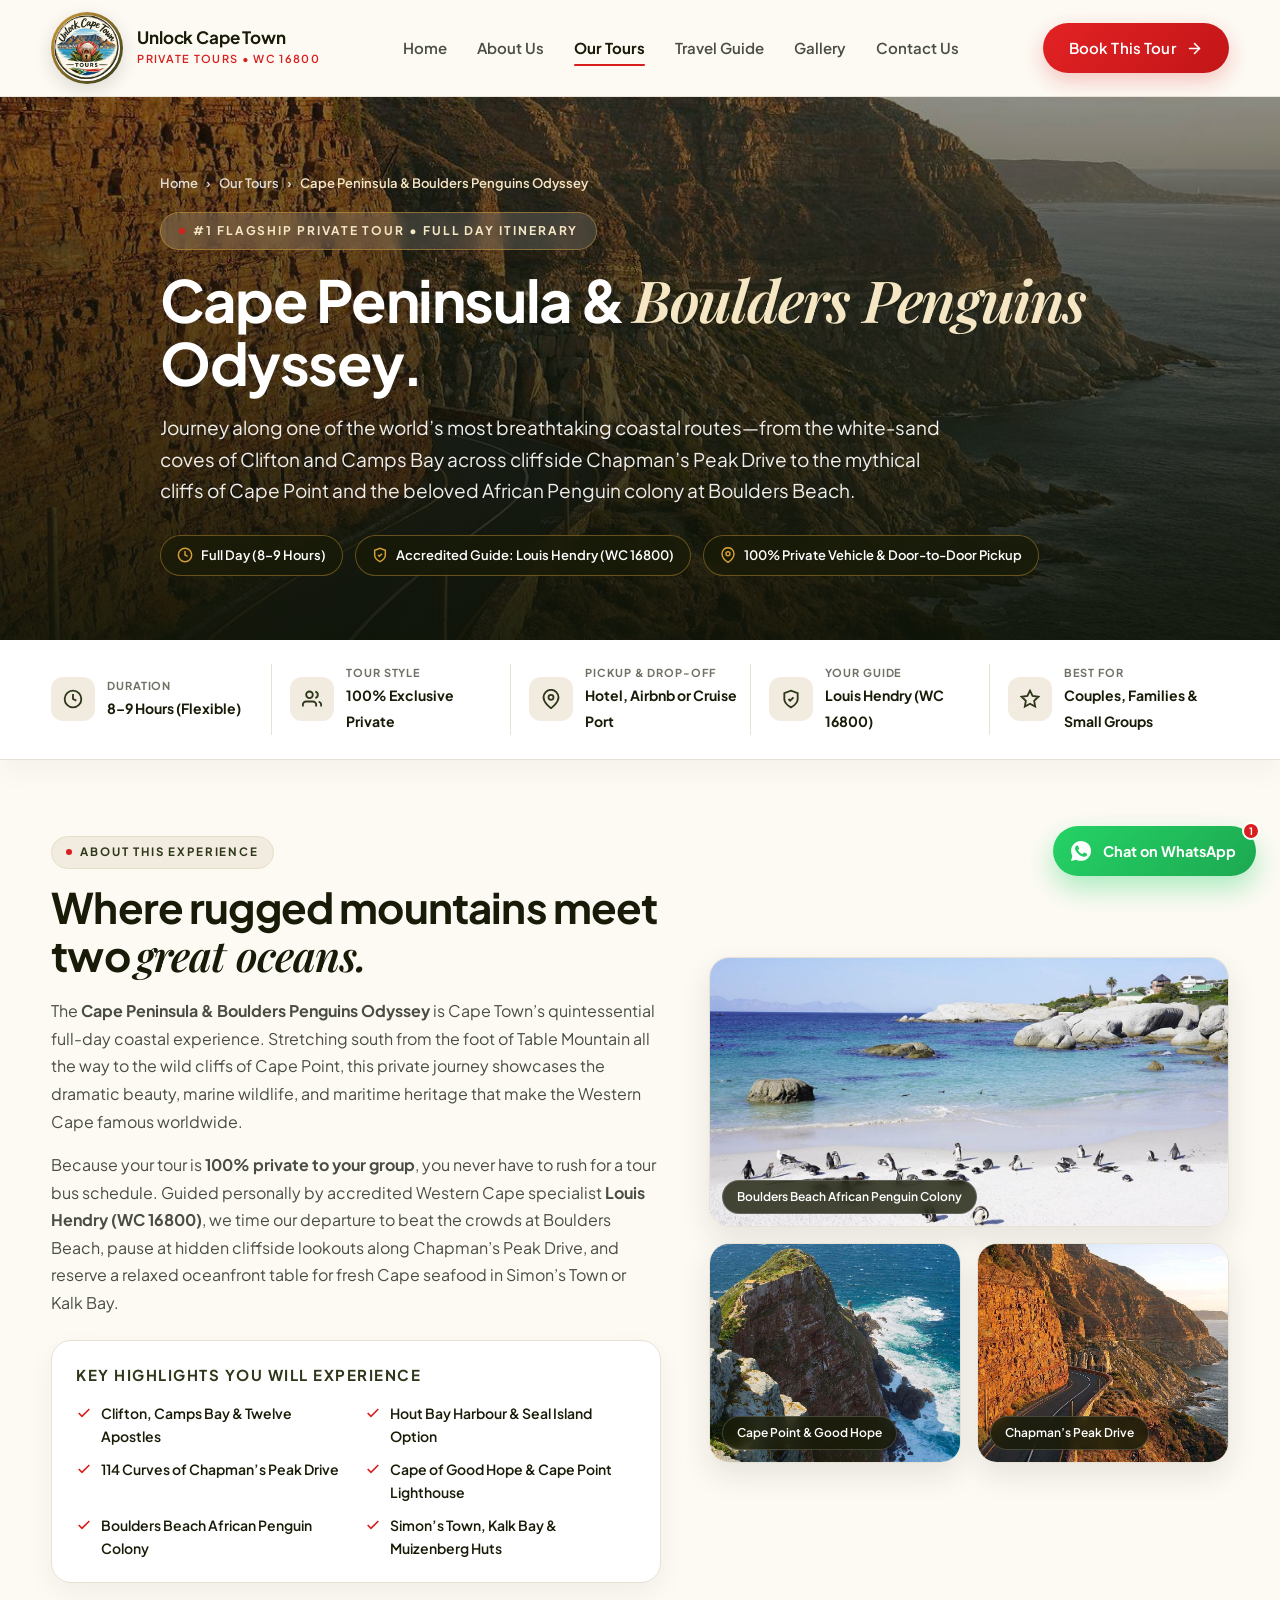
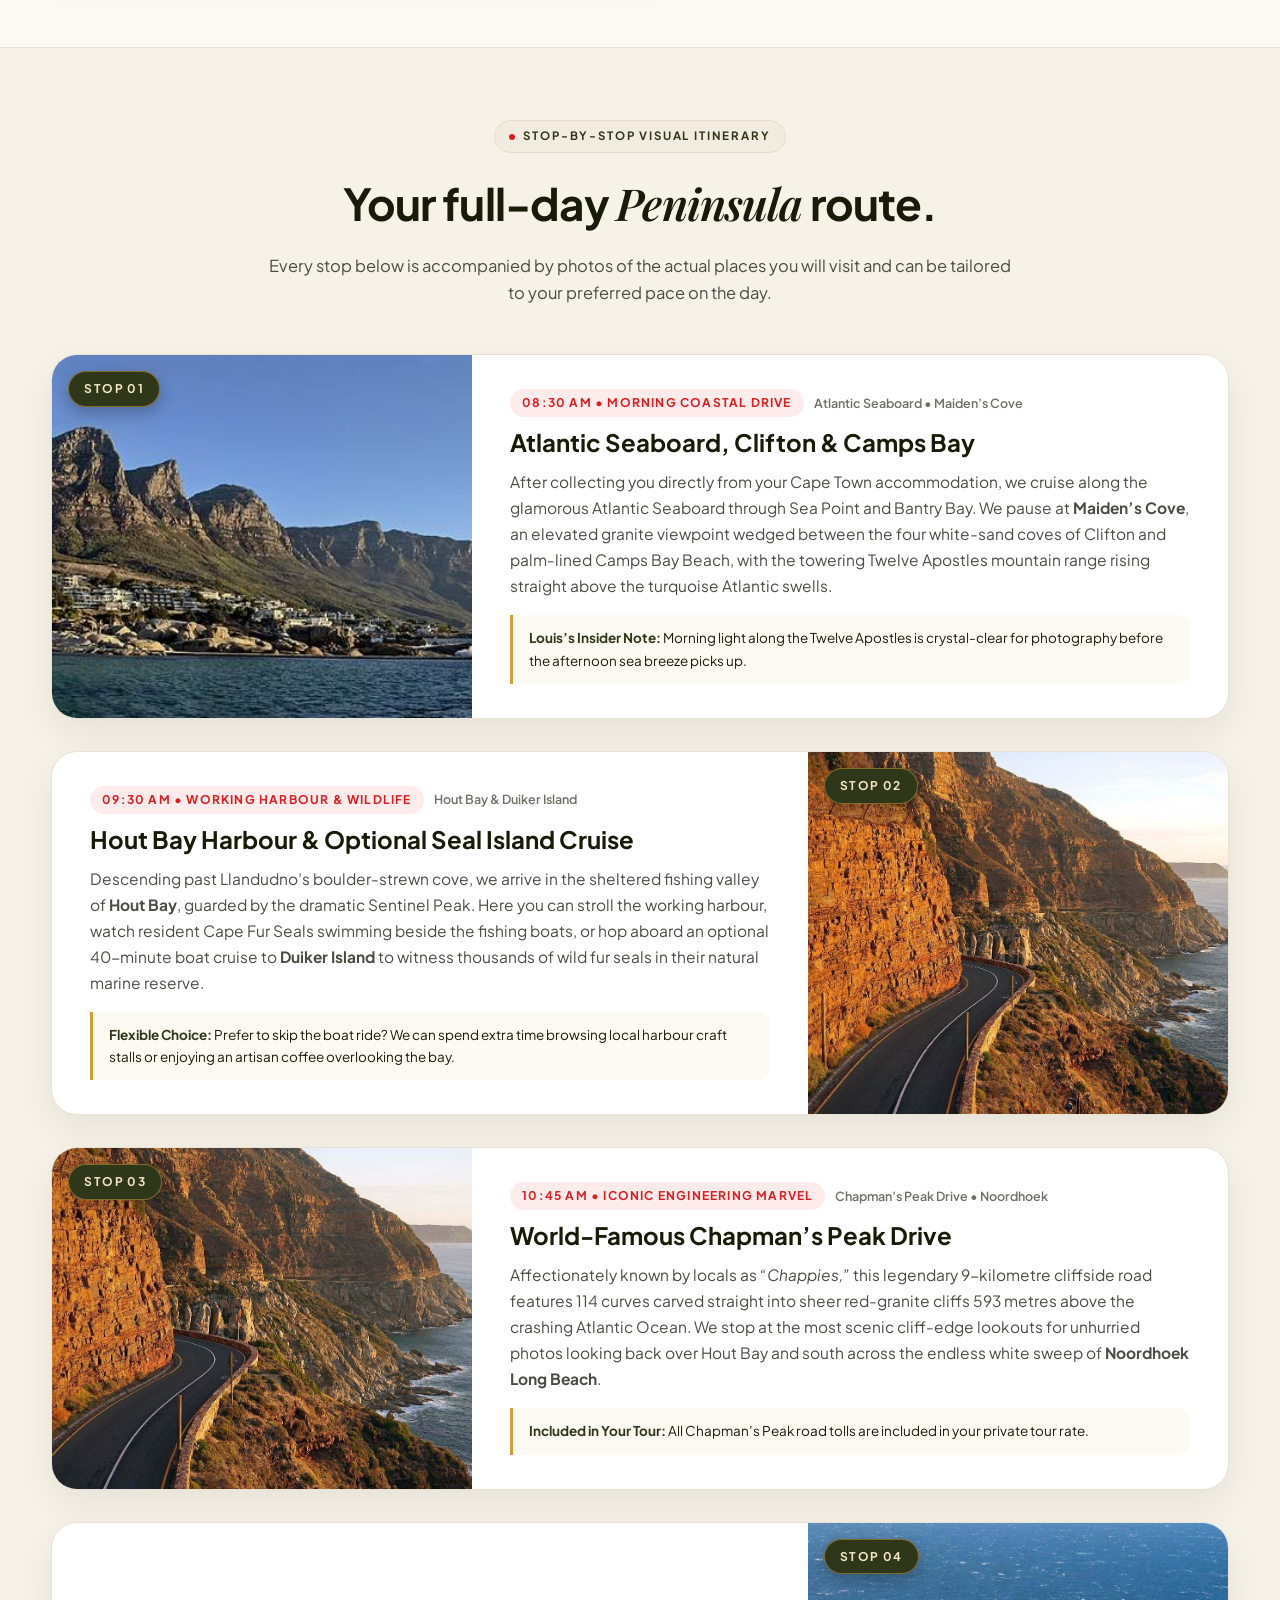
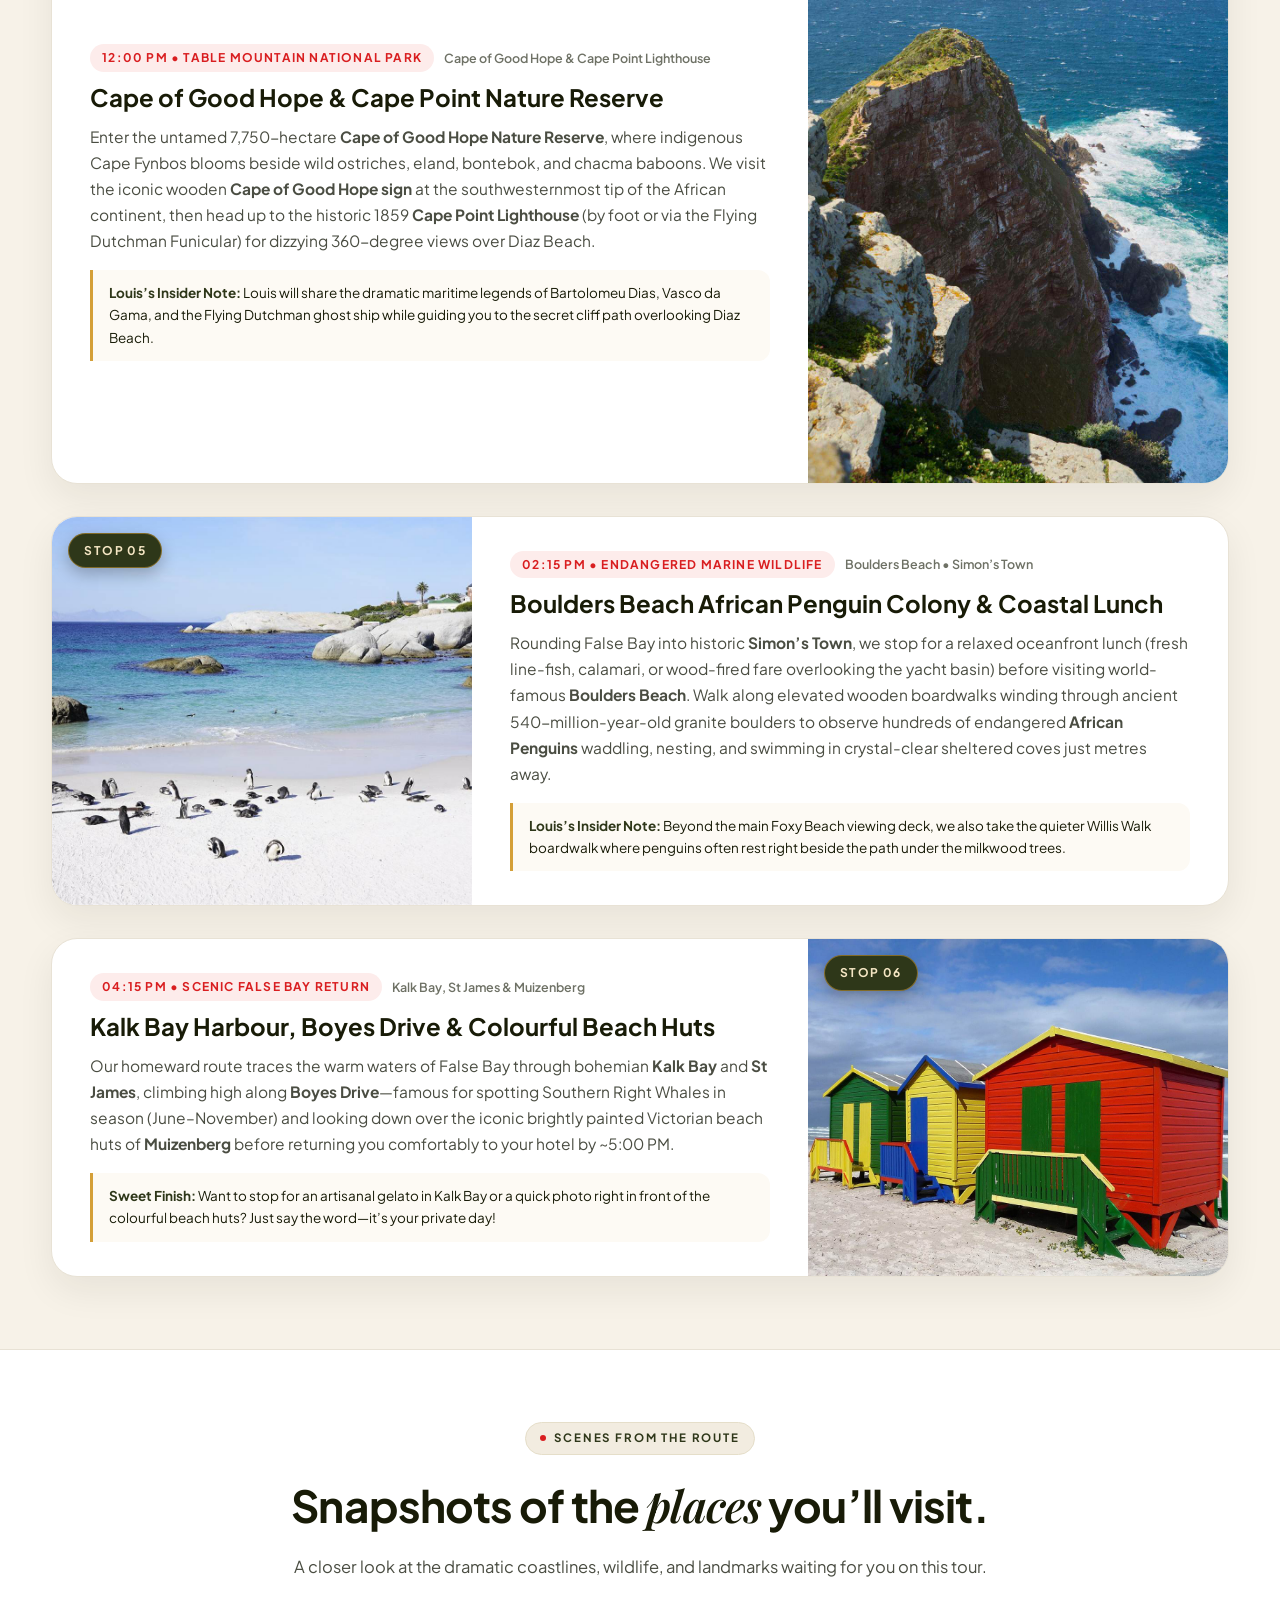
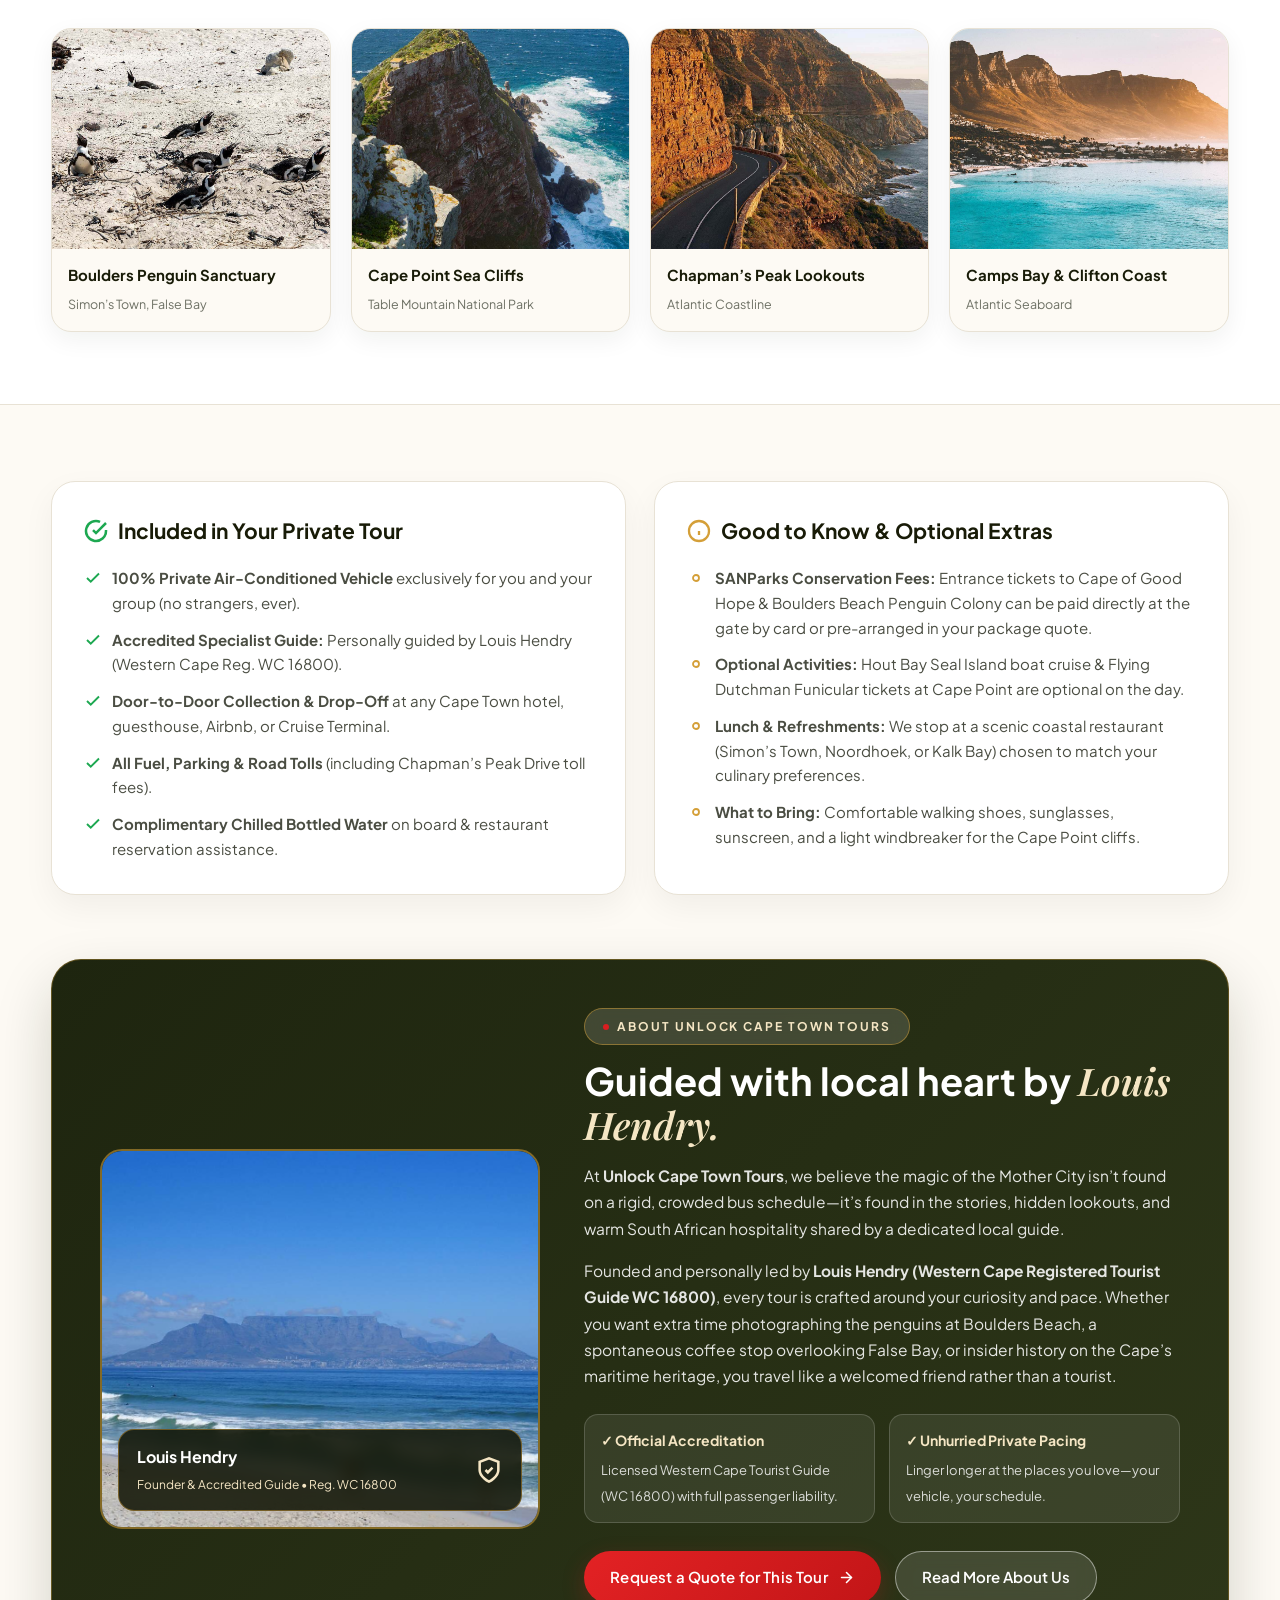
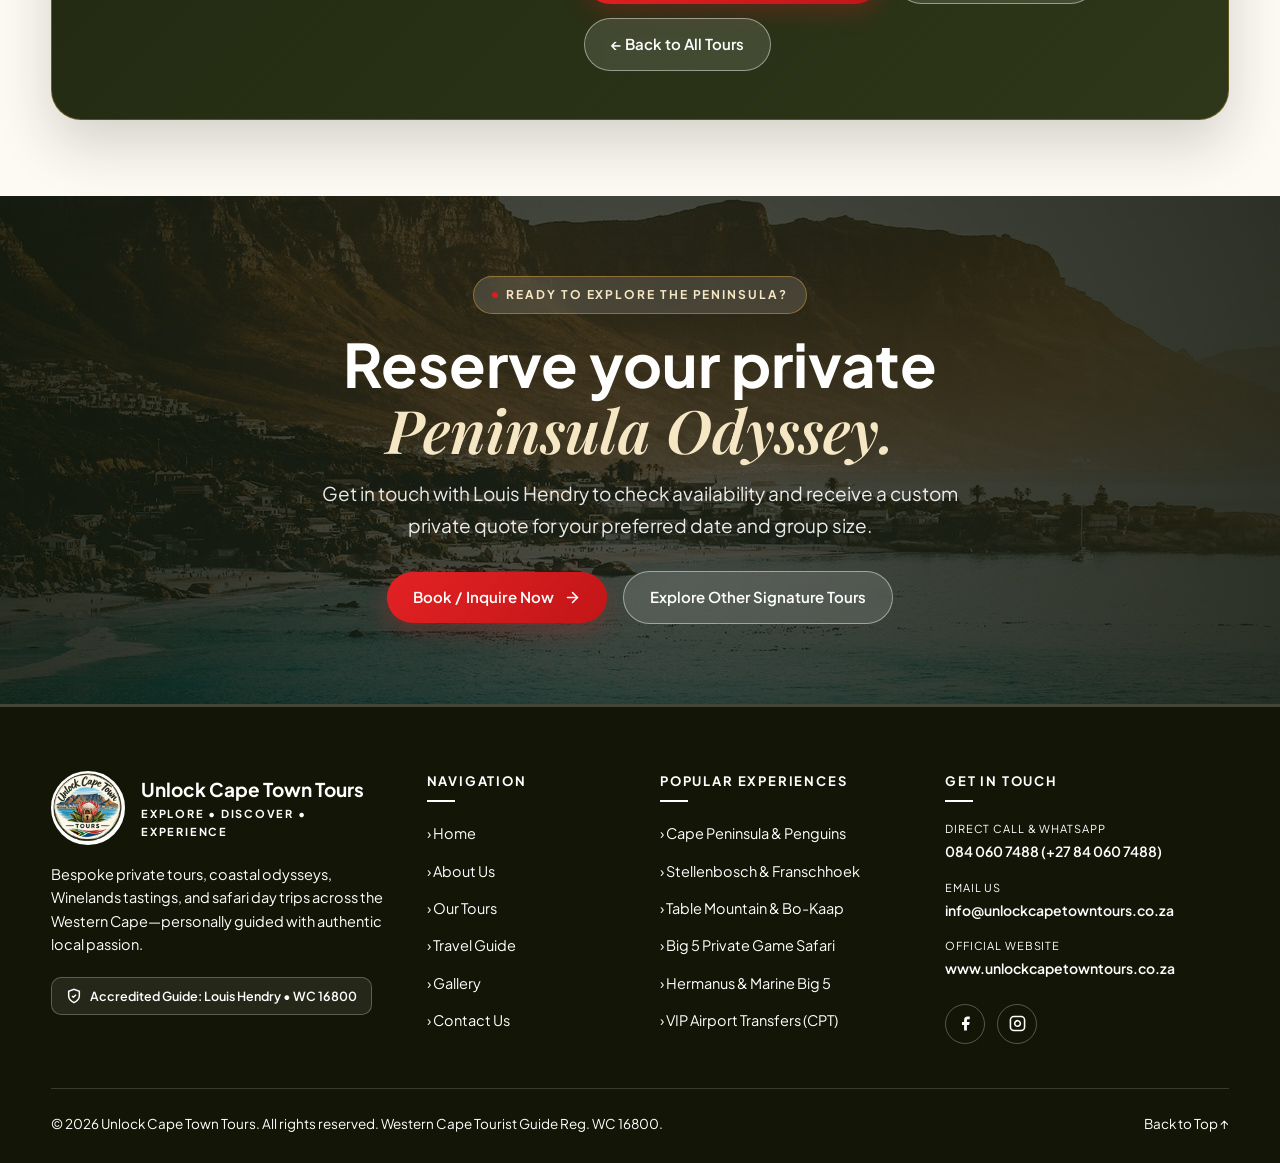
<file: tour-cape-peninsula.html>
<!DOCTYPE html>
<html lang="en">
<head>
  <meta charset="UTF-8" />
  <meta name="viewport" content="width=device-width, initial-scale=1.0" />
  <title>Cape Peninsula &amp; Boulders Penguins Odyssey — Full Itinerary | Unlock Cape Town Tours (WC 16800)</title>
  <meta name="description" content="Explore the full stop-by-stop itinerary for our flagship Cape Peninsula & Boulders Penguins Odyssey private tour with accredited guide Louis Hendry (WC 16800): Clifton, Camps Bay, Hout Bay, Chapman's Peak Drive, Cape of Good Hope, Cape Point & Boulders Beach Penguins." />
  <link rel="icon" type="image/png" href="assets/logo.png" />

  <!-- Google Fonts: Plus Jakarta Sans + Playfair Display -->
  <link rel="preconnect" href="https://fonts.googleapis.com" />
  <link rel="preconnect" href="https://fonts.gstatic.com" crossorigin />
  <link href="https://fonts.googleapis.com/css2?family=Playfair+Display:ital,wght@0,600;0,700;1,500;1,600&family=Plus+Jakarta+Sans:wght@400;500;600;700&display=swap" rel="stylesheet" />

  <style>
    :root {
      --bg-cream: #FDFAF4;
      --bg-cream-alt: #F7F2E8;
      --bg-white: #FFFFFF;
      --olive-dark: #181B07;
      --olive-deep: #131606;
      --olive-banner: #2E3719;
      --olive-soft: #3D4823;
      --red-brand: #D91E20;
      --red-hover: #B51517;
      --gold-accent: #D49F38;
      --gold-soft: #F5E6C4;
      --text-body: #4A4D42;
      --text-muted: #6E7165;
      --border-light: #E8E2D5;
      --badge-beige: #F2ECE0;
      --font-sans: 'Plus Jakarta Sans', -apple-system, BlinkMacSystemFont, sans-serif;
      --font-serif: 'Playfair Display', Georgia, serif;
    }

    *, *::before, *::after {
      box-sizing: border-box;
      margin: 0;
      padding: 0;
    }

    html {
      scroll-behavior: smooth;
    }

    body {
      font-family: var(--font-sans);
      background-color: var(--bg-cream);
      color: var(--olive-dark);
      line-height: 1.65;
      font-size: 16px;
      -webkit-font-smoothing: antialiased;
      overflow-x: hidden;
    }

    a {
      text-decoration: none;
      color: inherit;
      transition: all 0.25s ease;
    }

    img {
      display: block;
      max-width: 100%;
    }

    .container {
      max-width: 1320px;
      width: 92%;
      margin: 0 auto;
    }

    .serif-accent {
      font-family: var(--font-serif);
      font-style: italic;
      font-weight: 600;
    }

    .wa-official-icon {
      fill: currentColor !important;
      stroke: none !important;
      flex-shrink: 0;
    }

    /* Buttons */
    .btn-red {
      display: inline-flex;
      align-items: center;
      justify-content: center;
      gap: 10px;
      background: linear-gradient(135deg, #E32224 0%, #C21517 100%);
      color: #FFFFFF;
      font-weight: 600;
      font-size: 15px;
      letter-spacing: 0.01em;
      padding: 13px 26px;
      border-radius: 999px;
      border: none;
      cursor: pointer;
      box-shadow: 0 8px 22px rgba(217, 30, 32, 0.25);
      transition: all 0.25s ease;
      white-space: nowrap;
      font-family: inherit;
    }

    .btn-red:hover {
      background: linear-gradient(135deg, #C9181A 0%, #A31012 100%);
      transform: translateY(-2px);
      box-shadow: 0 12px 28px rgba(217, 30, 32, 0.35);
    }

    .btn-red svg:not(.wa-official-icon) {
      width: 17px;
      height: 17px;
      stroke-width: 2.2;
      transition: transform 0.25s ease;
    }

    .btn-red:hover svg:not(.wa-official-icon) {
      transform: translateX(3px);
    }

    .btn-outline-cream {
      display: inline-flex;
      align-items: center;
      justify-content: center;
      gap: 10px;
      background: rgba(255, 255, 255, 0.12);
      color: #FFFFFF;
      font-weight: 600;
      font-size: 15px;
      padding: 13px 26px;
      border-radius: 999px;
      border: 1.5px solid rgba(255, 255, 255, 0.45);
      backdrop-filter: blur(8px);
      transition: all 0.25s ease;
      cursor: pointer;
      font-family: inherit;
    }

    .btn-outline-cream:hover {
      background: #FFFFFF;
      color: var(--olive-dark);
      transform: translateY(-2px);
    }

    .btn-outline-dark {
      display: inline-flex;
      align-items: center;
      justify-content: center;
      gap: 8px;
      background: #FFFFFF;
      color: var(--olive-dark);
      font-weight: 700;
      font-size: 14.5px;
      padding: 12px 22px;
      border-radius: 999px;
      border: 1.5px solid #D9D1C0;
      cursor: pointer;
      transition: all 0.25s ease;
      font-family: inherit;
    }

    .btn-outline-dark:hover {
      background: var(--olive-banner);
      color: #FFFFFF;
      border-color: var(--olive-banner);
    }

    .section-pill {
      display: inline-flex;
      align-items: center;
      gap: 8px;
      padding: 6px 14px;
      border-radius: 999px;
      background-color: var(--badge-beige);
      border: 1px solid #E5DEC9;
      font-size: 11.5px;
      font-weight: 700;
      letter-spacing: 0.16em;
      text-transform: uppercase;
      color: var(--olive-banner);
      margin-bottom: 14px;
    }

    .section-pill-dot {
      width: 6px;
      height: 6px;
      border-radius: 50%;
      background-color: var(--red-brand);
    }

    /* ==================== HEADER / NAVBAR ==================== */
    .site-header {
      background-color: rgba(253, 250, 244, 0.96);
      backdrop-filter: blur(12px);
      -webkit-backdrop-filter: blur(12px);
      padding: 12px 0;
      position: sticky;
      top: 0;
      z-index: 1000;
      border-bottom: 1px solid rgba(232, 226, 213, 0.8);
    }

    .header-inner {
      display: flex;
      align-items: center;
      justify-content: space-between;
      gap: 20px;
      position: relative;
    }

    .header-brand {
      display: flex;
      align-items: center;
      gap: 14px;
      flex-shrink: 0;
    }

    .header-logo-wrap {
      width: 72px;
      height: 72px;
      border-radius: 50%;
      padding: 3px;
      background: linear-gradient(135deg, var(--gold-accent), var(--olive-banner));
      box-shadow: 0 6px 18px rgba(24, 27, 7, 0.14);
      flex-shrink: 0;
      transition: transform 0.3s ease;
    }

    .header-brand:hover .header-logo-wrap {
      transform: scale(1.04);
    }

    .header-logo {
      width: 100%;
      height: 100%;
      border-radius: 50%;
      object-fit: cover;
      background-color: var(--bg-cream);
    }

    .header-brand-text {
      display: flex;
      flex-direction: column;
    }

    .header-brand-name {
      font-size: 17px;
      font-weight: 700;
      color: var(--olive-dark);
      letter-spacing: -0.01em;
      line-height: 1.15;
    }

    .header-brand-sub {
      font-size: 11px;
      font-weight: 600;
      letter-spacing: 0.12em;
      text-transform: uppercase;
      color: var(--red-brand);
      margin-top: 2px;
    }

    .main-nav {
      display: flex;
      align-items: center;
      gap: 30px;
    }

    .main-nav a {
      font-size: 15px;
      font-weight: 600;
      color: var(--text-body);
      padding: 6px 0;
      position: relative;
    }

    .main-nav a::after {
      content: '';
      position: absolute;
      left: 0;
      bottom: 0;
      width: 0;
      height: 2.5px;
      background-color: var(--red-brand);
      border-radius: 2px;
      transition: width 0.25s ease;
    }

    .main-nav a.active {
      color: var(--olive-dark);
      font-weight: 700;
    }

    .main-nav a.active::after,
    .main-nav a:hover::after {
      width: 100%;
    }

    .main-nav a:hover {
      color: var(--olive-dark);
    }

    .header-actions {
      display: flex;
      align-items: center;
      gap: 12px;
    }

    .mobile-menu-toggle {
      display: none;
      width: 44px;
      height: 44px;
      border-radius: 12px;
      border: 1px solid var(--border-light);
      background: #FFFFFF;
      color: var(--olive-dark);
      align-items: center;
      justify-content: center;
      cursor: pointer;
      transition: all 0.2s ease;
    }

    /* ==================== ITINERARY HERO COVER ==================== */
    .tour-hero {
      position: relative;
      min-height: 540px;
      display: flex;
      align-items: flex-end;
      padding: 72px 0 64px;
      overflow: hidden;
      color: #FFFFFF;
      background-color: var(--olive-deep);
    }

    .tour-hero-bg {
      position: absolute;
      inset: 0;
      width: 100%;
      height: 100%;
      object-fit: cover;
      object-position: center 45%;
      transform: scale(1.02);
    }

    .tour-hero::before {
      content: '';
      position: absolute;
      inset: 0;
      background: linear-gradient(
        180deg,
        rgba(15, 20, 8, 0.45) 0%,
        rgba(15, 20, 8, 0.72) 55%,
        rgba(15, 20, 8, 0.92) 100%
      );
      z-index: 1;
    }

    .tour-hero-content {
      position: relative;
      z-index: 2;
      max-width: 960px;
    }

    .hero-breadcrumb {
      display: inline-flex;
      align-items: center;
      flex-wrap: wrap;
      gap: 8px;
      font-size: 13px;
      font-weight: 600;
      color: rgba(255, 255, 255, 0.82);
      margin-bottom: 18px;
    }

    .hero-breadcrumb a:hover {
      color: var(--gold-soft);
      text-decoration: underline;
    }

    .cover-pill {
      display: inline-flex;
      align-items: center;
      gap: 8px;
      padding: 8px 18px;
      border-radius: 999px;
      background: rgba(255, 255, 255, 0.14);
      backdrop-filter: blur(8px);
      border: 1px solid rgba(212, 159, 56, 0.5);
      color: var(--gold-soft);
      font-size: 12px;
      font-weight: 700;
      letter-spacing: 0.16em;
      text-transform: uppercase;
      margin-bottom: 18px;
    }

    .tour-hero h1 {
      font-size: clamp(34px, 4.8vw, 58px);
      font-weight: 700;
      line-height: 1.08;
      letter-spacing: -0.025em;
      margin-bottom: 18px;
      color: #FFFFFF;
    }

    .tour-hero h1 .serif-accent {
      color: var(--gold-soft);
    }

    .tour-hero p {
      font-size: clamp(16px, 1.7vw, 19px);
      color: rgba(255, 255, 255, 0.92);
      max-width: 780px;
      margin-bottom: 28px;
      line-height: 1.65;
    }

    .hero-meta-pills {
      display: flex;
      flex-wrap: wrap;
      gap: 12px;
    }

    .hero-meta-pill {
      display: inline-flex;
      align-items: center;
      gap: 8px;
      background: rgba(24, 27, 7, 0.72);
      backdrop-filter: blur(8px);
      border: 1px solid rgba(212, 159, 56, 0.42);
      color: #FFFFFF;
      padding: 9px 16px;
      border-radius: 999px;
      font-size: 13px;
      font-weight: 600;
    }

    .hero-meta-pill svg {
      color: var(--gold-accent);
      flex-shrink: 0;
    }

    /* ==================== QUICK FACTS STRIP ==================== */
    .quick-facts-bar {
      background: #FFFFFF;
      border-bottom: 1px solid var(--border-light);
      padding: 24px 0;
      box-shadow: 0 10px 30px rgba(24, 27, 7, 0.04);
    }

    .quick-facts-grid {
      display: grid;
      grid-template-columns: repeat(5, 1fr);
      gap: 18px;
    }

    .fact-item {
      display: flex;
      align-items: center;
      gap: 12px;
      padding-right: 12px;
      border-right: 1px solid var(--border-light);
    }

    .fact-item:last-child {
      border-right: none;
    }

    .fact-icon {
      width: 44px;
      height: 44px;
      border-radius: 12px;
      background: var(--badge-beige);
      color: var(--olive-banner);
      display: flex;
      align-items: center;
      justify-content: center;
      flex-shrink: 0;
    }

    .fact-text small {
      display: block;
      font-size: 11px;
      font-weight: 700;
      text-transform: uppercase;
      letter-spacing: 0.08em;
      color: var(--text-muted);
    }

    .fact-text strong {
      font-size: 14px;
      font-weight: 700;
      color: var(--olive-dark);
    }

    /* ==================== OVERVIEW & PHOTO MOSAIC ==================== */
    .overview-section {
      padding: 76px 0 64px;
    }

    .overview-grid {
      display: grid;
      grid-template-columns: 1.08fr 0.92fr;
      gap: 48px;
      align-items: center;
    }

    .overview-copy h2 {
      font-size: clamp(28px, 3.4vw, 42px);
      font-weight: 700;
      line-height: 1.15;
      letter-spacing: -0.02em;
      margin-bottom: 18px;
    }

    .overview-copy p {
      font-size: 16px;
      color: var(--text-body);
      margin-bottom: 16px;
      line-height: 1.72;
    }

    .overview-highlights-box {
      margin-top: 24px;
      background: #FFFFFF;
      border: 1px solid var(--border-light);
      border-radius: 20px;
      padding: 22px 24px;
      box-shadow: 0 10px 28px rgba(24, 27, 7, 0.05);
    }

    .overview-highlights-box h3 {
      font-size: 15px;
      font-weight: 700;
      text-transform: uppercase;
      letter-spacing: 0.1em;
      color: var(--olive-banner);
      margin-bottom: 14px;
    }

    .overview-check-grid {
      display: grid;
      grid-template-columns: 1fr 1fr;
      gap: 10px 18px;
      list-style: none;
    }

    .overview-check-grid li {
      display: flex;
      align-items: flex-start;
      gap: 9px;
      font-size: 14px;
      font-weight: 600;
      color: var(--olive-dark);
    }

    .overview-check-grid li svg {
      color: var(--red-brand);
      flex-shrink: 0;
      margin-top: 3px;
    }

    .overview-mosaic {
      display: grid;
      grid-template-columns: 1fr 1fr;
      gap: 16px;
    }

    .mosaic-card {
      position: relative;
      border-radius: 20px;
      overflow: hidden;
      height: 220px;
      border: 1px solid var(--border-light);
      box-shadow: 0 12px 30px rgba(24, 27, 7, 0.1);
    }

    .mosaic-card.tall {
      grid-column: 1 / -1;
      height: 270px;
    }

    .mosaic-card img {
      width: 100%;
      height: 100%;
      object-fit: cover;
      transition: transform 0.5s ease;
    }

    .mosaic-card:hover img {
      transform: scale(1.05);
    }

    .mosaic-caption {
      position: absolute;
      bottom: 12px;
      left: 12px;
      background: rgba(24, 27, 7, 0.8);
      backdrop-filter: blur(6px);
      color: #FFFFFF;
      padding: 6px 14px;
      border-radius: 999px;
      font-size: 12px;
      font-weight: 600;
      border: 1px solid rgba(255, 255, 255, 0.18);
    }

    /* ==================== STOP-BY-STOP VISUAL ITINERARY ==================== */
    .itinerary-section {
      padding: 72px 0;
      background-color: var(--bg-cream-alt);
      border-top: 1px solid var(--border-light);
      border-bottom: 1px solid var(--border-light);
    }

    .section-header-center {
      text-align: center;
      max-width: 760px;
      margin: 0 auto 48px;
    }

    .section-header-center h2 {
      font-size: clamp(30px, 3.6vw, 44px);
      font-weight: 700;
      letter-spacing: -0.02em;
      margin-bottom: 12px;
    }

    .section-header-center p {
      font-size: 16.5px;
      color: var(--text-body);
    }

    .timeline-list {
      display: flex;
      flex-direction: column;
      gap: 32px;
    }

    .stop-card {
      background: #FFFFFF;
      border-radius: 26px;
      overflow: hidden;
      border: 1px solid var(--border-light);
      box-shadow: 0 14px 36px rgba(24, 27, 7, 0.07);
      display: grid;
      grid-template-columns: 420px 1fr;
      align-items: stretch;
      transition: transform 0.3s ease, box-shadow 0.3s ease;
    }

    .stop-card:hover {
      transform: translateY(-4px);
      box-shadow: 0 20px 44px rgba(24, 27, 7, 0.12);
    }

    .stop-card:nth-child(even) {
      grid-template-columns: 1fr 420px;
    }

    .stop-card:nth-child(even) .stop-img-col {
      order: 2;
    }

    .stop-card:nth-child(even) .stop-content-col {
      order: 1;
    }

    .stop-img-col {
      position: relative;
      min-height: 300px;
      overflow: hidden;
    }

    .stop-img-col img {
      width: 100%;
      height: 100%;
      object-fit: cover;
      transition: transform 0.55s ease;
    }

    .stop-card:hover .stop-img-col img {
      transform: scale(1.06);
    }

    .stop-number-badge {
      position: absolute;
      top: 16px;
      left: 16px;
      background: var(--olive-banner);
      color: var(--gold-soft);
      font-size: 12px;
      font-weight: 700;
      letter-spacing: 0.12em;
      text-transform: uppercase;
      padding: 7px 15px;
      border-radius: 999px;
      border: 1px solid rgba(212, 159, 56, 0.5);
      box-shadow: 0 6px 16px rgba(0, 0, 0, 0.25);
    }

    .stop-content-col {
      padding: 34px 38px;
      display: flex;
      flex-direction: column;
      justify-content: center;
    }

    .stop-meta-top {
      display: flex;
      align-items: center;
      flex-wrap: wrap;
      gap: 10px;
      margin-bottom: 10px;
    }

    .stop-time-tag {
      font-size: 12px;
      font-weight: 700;
      text-transform: uppercase;
      letter-spacing: 0.1em;
      color: var(--red-brand);
      background: #FDECEB;
      padding: 4px 12px;
      border-radius: 999px;
    }

    .stop-location-tag {
      font-size: 12.5px;
      font-weight: 600;
      color: var(--text-muted);
    }

    .stop-content-col h3 {
      font-size: 24px;
      font-weight: 700;
      color: var(--olive-dark);
      margin-bottom: 12px;
      line-height: 1.25;
    }

    .stop-content-col p {
      font-size: 15.5px;
      color: var(--text-body);
      line-height: 1.68;
      margin-bottom: 16px;
    }

    .stop-insider-tip {
      background: var(--bg-cream);
      border-left: 3.5px solid var(--gold-accent);
      padding: 12px 16px;
      border-radius: 0 12px 12px 0;
      font-size: 13.5px;
      color: var(--olive-dark);
    }

    .stop-insider-tip strong {
      color: var(--olive-banner);
    }

    /* ==================== PLACES PHOTO GALLERY ==================== */
    .places-gallery-section {
      padding: 72px 0;
      background: #FFFFFF;
    }

    .places-grid {
      display: grid;
      grid-template-columns: repeat(4, 1fr);
      gap: 20px;
    }

    .place-photo-card {
      border-radius: 20px;
      overflow: hidden;
      border: 1px solid var(--border-light);
      background: var(--bg-cream);
      box-shadow: 0 8px 24px rgba(24, 27, 7, 0.06);
    }

    .place-photo-img {
      height: 220px;
      overflow: hidden;
    }

    .place-photo-img img {
      width: 100%;
      height: 100%;
      object-fit: cover;
      transition: transform 0.5s ease;
    }

    .place-photo-card:hover .place-photo-img img {
      transform: scale(1.06);
    }

    .place-photo-caption {
      padding: 14px 16px;
    }

    .place-photo-caption strong {
      display: block;
      font-size: 15px;
      color: var(--olive-dark);
      margin-bottom: 2px;
    }

    .place-photo-caption span {
      font-size: 12.5px;
      color: var(--text-muted);
    }

    /* ==================== INCLUSIONS & ABOUT US SECTION ==================== */
    .about-tour-section {
      padding: 76px 0;
      background: var(--bg-cream);
      border-top: 1px solid var(--border-light);
    }

    .inclusions-two-col {
      display: grid;
      grid-template-columns: 1fr 1fr;
      gap: 28px;
      margin-bottom: 64px;
    }

    .inc-box {
      background: #FFFFFF;
      border: 1px solid var(--border-light);
      border-radius: 24px;
      padding: 32px;
      box-shadow: 0 12px 32px rgba(24, 27, 7, 0.05);
    }

    .inc-box h3 {
      font-size: 21px;
      font-weight: 700;
      margin-bottom: 18px;
      display: flex;
      align-items: center;
      gap: 10px;
    }

    .inc-list {
      list-style: none;
      display: flex;
      flex-direction: column;
      gap: 12px;
    }

    .inc-list li {
      display: flex;
      align-items: flex-start;
      gap: 10px;
      font-size: 15px;
      color: var(--text-body);
    }

    .inc-list li svg {
      flex-shrink: 0;
      margin-top: 3px;
    }

    /* About Us & Guide Showcase */
    .about-us-showcase {
      background: linear-gradient(135deg, #1E250F 0%, #2E3719 100%);
      border-radius: 30px;
      padding: 48px;
      color: #FFFFFF;
      display: grid;
      grid-template-columns: 0.85fr 1.15fr;
      gap: 44px;
      align-items: center;
      border: 1px solid rgba(212, 159, 56, 0.35);
      box-shadow: 0 24px 56px rgba(24, 27, 7, 0.18);
    }

    .about-us-img-wrap {
      position: relative;
      border-radius: 22px;
      overflow: hidden;
      border: 2px solid rgba(212, 159, 56, 0.55);
      height: 380px;
    }

    .about-us-img-wrap img {
      width: 100%;
      height: 100%;
      object-fit: cover;
    }

    .about-us-badge-float {
      position: absolute;
      bottom: 16px;
      left: 16px;
      right: 16px;
      background: rgba(19, 22, 6, 0.88);
      backdrop-filter: blur(8px);
      padding: 14px 18px;
      border-radius: 16px;
      border: 1px solid rgba(212, 159, 56, 0.45);
      display: flex;
      align-items: center;
      justify-content: space-between;
      gap: 12px;
    }

    .about-us-badge-float strong {
      display: block;
      font-size: 16px;
      color: #FFFFFF;
    }

    .about-us-badge-float span {
      font-size: 12px;
      color: var(--gold-soft);
    }

    .about-us-copy h2 {
      font-size: clamp(26px, 3vw, 38px);
      font-weight: 700;
      line-height: 1.15;
      margin-bottom: 16px;
    }

    .about-us-copy p {
      font-size: 15.5px;
      color: rgba(255, 255, 255, 0.88);
      line-height: 1.7;
      margin-bottom: 16px;
    }

    .about-us-pillars {
      display: grid;
      grid-template-columns: 1fr 1fr;
      gap: 14px;
      margin: 24px 0 28px;
    }

    .about-pillar {
      background: rgba(255, 255, 255, 0.08);
      border: 1px solid rgba(255, 255, 255, 0.16);
      border-radius: 14px;
      padding: 14px 16px;
    }

    .about-pillar strong {
      display: block;
      font-size: 14px;
      color: var(--gold-soft);
      margin-bottom: 4px;
    }

    .about-pillar span {
      font-size: 13px;
      color: rgba(255, 255, 255, 0.82);
    }

    .about-us-actions {
      display: flex;
      flex-wrap: wrap;
      gap: 14px;
    }

    /* ==================== BOTTOM SCENIC BANNER ==================== */
    .story-banner {
      position: relative;
      min-height: 460px;
      display: flex;
      align-items: center;
      justify-content: center;
      overflow: hidden;
      padding: 80px 0;
      text-align: center;
    }

    .story-banner-bg {
      position: absolute;
      inset: 0;
      width: 100%;
      height: 100%;
      object-fit: cover;
      object-position: center 45%;
    }

    .story-banner::before {
      content: '';
      position: absolute;
      inset: 0;
      background: radial-gradient(
        circle at 50% 50%,
        rgba(15, 22, 10, 0.72) 0%,
        rgba(15, 22, 10, 0.88) 100%
      );
      z-index: 1;
    }

    .story-content {
      position: relative;
      z-index: 2;
      color: #FFFFFF;
      max-width: 840px;
      margin: 0 auto;
    }

    .story-content h2 {
      font-size: clamp(34px, 5vw, 60px);
      font-weight: 700;
      line-height: 1.08;
      margin-bottom: 16px;
    }

    .story-sub {
      font-size: clamp(16px, 1.8vw, 19px);
      color: rgba(255, 255, 255, 0.9);
      max-width: 640px;
      margin: 0 auto 30px;
    }

    .story-actions {
      display: flex;
      align-items: center;
      justify-content: center;
      flex-wrap: wrap;
      gap: 16px;
    }

    /* ==================== FOOTER ==================== */
    .site-footer {
      background-color: var(--olive-deep);
      color: #FFFFFF;
      padding: 64px 0 28px;
      border-top: 3px solid rgba(255, 255, 255, 0.2);
    }

    .footer-grid {
      display: grid;
      grid-template-columns: 1.3fr 0.75fr 0.95fr 1.1fr;
      gap: 40px;
      padding-bottom: 44px;
      border-bottom: 1px solid rgba(255, 255, 255, 0.16);
    }

    .footer-brand-head {
      display: flex;
      align-items: center;
      gap: 16px;
      margin-bottom: 18px;
    }

    .footer-brand-head img {
      width: 74px;
      height: 74px;
      border-radius: 50%;
      object-fit: cover;
      border: 2px solid #FFFFFF;
      background: var(--bg-cream);
    }

    .footer-brand-title {
      font-size: 19px;
      font-weight: 700;
      color: #FFFFFF;
    }

    .footer-brand-sub {
      font-size: 11px;
      font-weight: 700;
      letter-spacing: 0.16em;
      text-transform: uppercase;
      color: #FFFFFF;
    }

    .footer-bio {
      font-size: 14.5px;
      color: #FFFFFF;
      line-height: 1.62;
      margin-bottom: 20px;
    }

    .footer-accreditation {
      display: inline-flex;
      align-items: center;
      gap: 8px;
      padding: 8px 14px;
      border-radius: 10px;
      background: rgba(255, 255, 255, 0.08);
      border: 1px solid rgba(255, 255, 255, 0.25);
      color: #FFFFFF;
      font-size: 12.5px;
      font-weight: 600;
    }

    .footer-col-title {
      font-size: 13px;
      font-weight: 700;
      text-transform: uppercase;
      letter-spacing: 0.14em;
      color: #FFFFFF;
      margin-bottom: 18px;
      position: relative;
      padding-bottom: 10px;
    }

    .footer-col-title::after {
      content: '';
      position: absolute;
      left: 0;
      bottom: 0;
      width: 28px;
      height: 2px;
      background-color: #FFFFFF;
    }

    .footer-links {
      list-style: none;
      display: flex;
      flex-direction: column;
      gap: 11px;
    }

    .footer-links a {
      font-size: 14.5px;
      color: #FFFFFF;
      display: inline-flex;
      align-items: center;
      gap: 8px;
    }

    .footer-links a:hover {
      opacity: 0.85;
      transform: translateX(4px);
    }

    .footer-contact-cards {
      display: flex;
      flex-direction: column;
      gap: 14px;
      margin-bottom: 22px;
    }

    .footer-contact-item {
      display: flex;
      align-items: center;
      gap: 12px;
    }

    .footer-contact-info small {
      display: block;
      font-size: 11px;
      text-transform: uppercase;
      letter-spacing: 0.08em;
      color: #FFFFFF;
    }

    .footer-contact-info strong {
      font-size: 14px;
      font-weight: 600;
      color: #FFFFFF;
    }

    .footer-socials {
      display: flex;
      align-items: center;
      gap: 12px;
    }

    .social-circle {
      width: 40px;
      height: 40px;
      border-radius: 50%;
      display: inline-flex;
      align-items: center;
      justify-content: center;
      color: #FFFFFF;
      border: 1px solid rgba(255, 255, 255, 0.28);
    }

    .footer-bottom {
      padding-top: 24px;
      display: flex;
      align-items: center;
      justify-content: space-between;
      flex-wrap: wrap;
      gap: 16px;
      font-size: 13.5px;
      color: #FFFFFF;
    }

    .nav-mobile-cta {
      display: none;
    }

    /* ==================== FLOATING WHATSAPP CHATBOT ==================== */
    .wa-chatbot {
      position: fixed;
      bottom: 24px;
      right: 24px;
      z-index: 9999;
      font-family: var(--font-sans);
    }

    .wa-chat-window {
      position: absolute;
      bottom: 76px;
      right: 0;
      width: 360px;
      max-width: calc(100vw - 32px);
      background: #FFFFFF;
      border-radius: 22px;
      box-shadow: 0 22px 54px rgba(15, 20, 8, 0.26);
      border: 1px solid rgba(232, 226, 213, 0.9);
      overflow: hidden;
      opacity: 0;
      visibility: hidden;
      transform: translateY(16px) scale(0.96);
      transform-origin: bottom right;
      transition: all 0.28s cubic-bezier(0.16, 1, 0.3, 1);
    }

    .wa-chatbot.open .wa-chat-window {
      opacity: 1;
      visibility: visible;
      transform: translateY(0) scale(1);
    }

    .wa-chat-header {
      background: linear-gradient(135deg, #1E2610 0%, #2E3719 100%);
      color: #FFFFFF;
      padding: 16px 18px;
      display: flex;
      align-items: center;
      justify-content: space-between;
      gap: 12px;
      border-bottom: 2px solid var(--gold-accent);
    }

    .wa-chat-profile {
      display: flex;
      align-items: center;
      gap: 12px;
    }

    .wa-chat-avatar-wrap {
      position: relative;
      width: 46px;
      height: 46px;
      flex-shrink: 0;
    }

    .wa-chat-avatar-wrap img {
      width: 100%;
      height: 100%;
      border-radius: 50%;
      object-fit: cover;
      border: 2px solid var(--gold-accent);
      background: var(--bg-cream);
    }

    .wa-online-dot {
      position: absolute;
      bottom: 1px;
      right: 1px;
      width: 12px;
      height: 12px;
      border-radius: 50%;
      background-color: #25D366;
      border: 2px solid #1E2610;
    }

    .wa-chat-profile-info strong {
      display: block;
      font-size: 15px;
      font-weight: 700;
      color: #FFFFFF;
      line-height: 1.2;
    }

    .wa-chat-profile-info span {
      font-size: 11.5px;
      color: var(--gold-soft);
      font-weight: 500;
    }

    .wa-chat-close {
      background: rgba(255, 255, 255, 0.12);
      border: none;
      color: #FFFFFF;
      width: 30px;
      height: 30px;
      border-radius: 50%;
      cursor: pointer;
      display: flex;
      align-items: center;
      justify-content: center;
      font-size: 18px;
    }

    .wa-chat-body {
      background-color: #F4EFE6;
      padding: 18px 16px 14px;
      max-height: 320px;
      overflow-y: auto;
    }

    .wa-msg-bubble {
      background: #FFFFFF;
      border-radius: 4px 16px 16px 16px;
      padding: 12px 14px;
      box-shadow: 0 4px 12px rgba(0, 0, 0, 0.05);
      font-size: 13.5px;
      color: var(--olive-dark);
      line-height: 1.5;
      margin-bottom: 14px;
      border: 1px solid #E8E2D5;
    }

    .wa-msg-sender {
      font-size: 11px;
      font-weight: 700;
      color: var(--olive-banner);
      margin-bottom: 4px;
      display: flex;
      align-items: center;
      justify-content: space-between;
    }

    .wa-quick-label {
      font-size: 11px;
      font-weight: 700;
      text-transform: uppercase;
      letter-spacing: 0.1em;
      color: var(--text-muted);
      margin-bottom: 8px;
      display: block;
    }

    .wa-quick-chips {
      display: flex;
      flex-wrap: wrap;
      gap: 7px;
    }

    .wa-chip {
      background: #FFFFFF;
      border: 1px solid #DED6C6;
      border-radius: 999px;
      padding: 6px 12px;
      font-size: 12px;
      font-weight: 600;
      color: var(--olive-dark);
      cursor: pointer;
      transition: all 0.2s ease;
      font-family: inherit;
    }

    .wa-chip:hover {
      background: var(--olive-banner);
      color: #FFFFFF;
      border-color: var(--olive-banner);
    }

    .wa-chat-footer {
      padding: 12px 14px;
      background: #FFFFFF;
      border-top: 1px solid #ECE6DA;
      display: flex;
      align-items: center;
      gap: 8px;
    }

    .wa-chat-input {
      flex: 1;
      border: 1px solid #DFD8C8;
      background: var(--bg-cream);
      border-radius: 999px;
      padding: 10px 14px;
      font-size: 14px;
      font-family: inherit;
      color: var(--olive-dark);
      outline: none;
    }

    .wa-chat-send {
      width: 40px;
      height: 40px;
      border-radius: 50%;
      background: #25D366;
      color: #FFFFFF;
      border: none;
      cursor: pointer;
      display: flex;
      align-items: center;
      justify-content: center;
      flex-shrink: 0;
    }

    .wa-launcher {
      display: inline-flex;
      align-items: center;
      gap: 10px;
      background: linear-gradient(135deg, #25D366 0%, #1DA851 100%);
      color: #FFFFFF;
      border: none;
      border-radius: 999px;
      padding: 13px 20px 13px 16px;
      font-family: inherit;
      font-size: 14.5px;
      font-weight: 700;
      cursor: pointer;
      box-shadow: 0 12px 28px rgba(37, 211, 102, 0.38);
      transition: all 0.25s ease;
      position: relative;
    }

    .wa-launcher svg {
      width: 24px;
      height: 24px;
    }

    .wa-launcher-badge {
      position: absolute;
      top: -4px;
      right: -4px;
      width: 18px;
      height: 18px;
      border-radius: 50%;
      background: var(--red-brand);
      color: #FFFFFF;
      font-size: 10px;
      font-weight: 700;
      display: flex;
      align-items: center;
      justify-content: center;
      border: 2px solid #FFFFFF;
    }

    /* ==================== RESPONSIVE ==================== */
    @media (max-width: 1080px) {
      .quick-facts-grid {
        grid-template-columns: repeat(2, 1fr);
      }
      .fact-item {
        border-right: none;
        border-bottom: 1px solid var(--border-light);
      }
      .overview-grid,
      .about-us-showcase {
        grid-template-columns: 1fr;
      }
      .stop-card,
      .stop-card:nth-child(even) {
        grid-template-columns: 1fr;
      }
      .stop-card:nth-child(even) .stop-img-col,
      .stop-card:nth-child(even) .stop-content-col {
        order: initial;
      }
      .places-grid,
      .inclusions-two-col,
      .footer-grid {
        grid-template-columns: 1fr 1fr;
      }
    }

    @media (max-width: 900px) {
      .mobile-menu-toggle {
        display: inline-flex;
      }
      .header-cta-desktop {
        display: none;
      }
      .main-nav {
        position: absolute;
        top: calc(100% + 12px);
        left: 0;
        right: 0;
        background: #FFFFFF;
        border: 1px solid var(--border-light);
        border-radius: 20px;
        box-shadow: 0 20px 48px rgba(24, 27, 7, 0.16);
        padding: 20px;
        flex-direction: column;
        align-items: stretch;
        gap: 6px;
        opacity: 0;
        visibility: hidden;
        transform: translateY(-10px);
        transition: all 0.25s ease;
        z-index: 1001;
      }
      .main-nav.open {
        opacity: 1;
        visibility: visible;
        transform: translateY(0);
      }
      .main-nav a {
        padding: 12px 16px;
        border-radius: 12px;
        font-size: 16px;
      }
      .main-nav a::after {
        display: none;
      }
      .main-nav a.active,
      .main-nav a:hover {
        background: var(--badge-beige);
      }
      .main-nav a.nav-mobile-cta {
        display: inline-flex;
        align-items: center;
        justify-content: center;
        gap: 8px;
        margin-top: 8px;
        background-color: var(--red-brand);
        color: #FFFFFF !important;
        font-weight: 700;
        text-align: center;
        box-shadow: 0 8px 20px rgba(227, 28, 19, 0.25);
      }
      .main-nav a.nav-mobile-cta:hover {
        background-color: var(--red-hover);
      }
    }

    @media (max-width: 680px) {
      .container {
        width: 100%;
        padding: 0 20px;
      }
      .site-header {
        padding: 12px 0;
      }
      .header-logo-wrap {
        width: 52px;
        height: 52px;
      }
      .header-brand {
        gap: 11px;
      }
      .header-brand-name {
        font-size: 15.5px;
      }
      .header-brand-sub {
        font-size: 10px;
      }
      .tour-hero {
        min-height: auto;
        padding: 44px 0 40px;
      }
      .hero-breadcrumb {
        font-size: 12px;
        margin-bottom: 14px;
        gap: 6px;
      }
      .hero-meta-pills {
        flex-direction: column;
        align-items: stretch;
        gap: 8px;
      }
      .hero-meta-pill {
        justify-content: flex-start;
        font-size: 12.5px;
        padding: 9px 14px;
      }
      .quick-facts-bar {
        padding: 16px 0;
      }
      .quick-facts-grid,
      .overview-check-grid,
      .overview-mosaic,
      .places-grid,
      .inclusions-two-col,
      .about-us-pillars,
      .footer-grid {
        grid-template-columns: 1fr;
      }
      .quick-facts-grid {
        gap: 0;
      }
      .fact-item {
        padding: 12px 0;
        border-bottom: 1px solid var(--border-light);
      }
      .fact-item:first-child {
        padding-top: 0;
      }
      .fact-item:last-child {
        padding-bottom: 0;
        border-bottom: none;
      }
      .overview-section,
      .itinerary-section,
      .places-gallery-section,
      .about-tour-section {
        padding: 48px 0;
      }
      .overview-grid {
        gap: 32px;
      }
      .mosaic-card,
      .mosaic-card.tall,
      .mosaic-card.short {
        height: 220px;
        grid-row: span 1;
      }
      .section-header-center {
        margin-bottom: 30px;
      }
      .timeline-list {
        gap: 22px;
      }
      .stop-card {
        border-radius: 20px;
      }
      .stop-img-col {
        min-height: 220px;
        max-height: 240px;
      }
      .stop-content-col {
        padding: 22px 20px;
      }
      .stop-content-col h3 {
        font-size: 20px;
      }
      .inclusions-two-col {
        gap: 20px;
        margin-bottom: 40px;
      }
      .inc-box {
        padding: 24px 20px;
        border-radius: 20px;
      }
      .about-us-showcase {
        padding: 24px 20px;
        border-radius: 22px;
        gap: 26px;
      }
      .about-us-img-wrap {
        height: 270px;
      }
      .about-us-actions,
      .story-actions {
        flex-direction: column;
        width: 100%;
        gap: 12px;
      }
      .about-us-actions a,
      .story-actions a {
        width: 100%;
        justify-content: center;
      }
      .story-banner {
        min-height: 380px;
        padding: 56px 0;
      }
      .footer-grid {
        gap: 30px;
        padding-bottom: 32px;
      }
      .footer-bottom {
        flex-direction: column;
        align-items: flex-start;
        gap: 12px;
      }
      .wa-chatbot {
        bottom: 16px;
        right: 16px;
      }
      .wa-launcher {
        padding: 12px 16px;
        font-size: 13.5px;
      }
      .wa-chat-input {
        font-size: 16px;
      }
      .site-footer {
        padding: 48px 0 92px;
      }
    }
  </style>
</head>
<body>

  <!-- ==================== HEADER ==================== -->
  <header class="site-header">
    <div class="container header-inner">
      <a href="home2.html" class="header-brand">
        <div class="header-logo-wrap">
          <img src="assets/logo.png" alt="Unlock Cape Town Tours Logo" class="header-logo" />
        </div>
        <div class="header-brand-text">
          <span class="header-brand-name">Unlock Cape Town</span>
          <span class="header-brand-sub">Private Tours • WC 16800</span>
        </div>
      </a>

      <nav class="main-nav" id="mainNav">
        <a href="home2.html">Home</a>
        <a href="about.html">About Us</a>
        <a href="tours.html" class="active">Our Tours</a>
        <a href="travel-guide.html">Travel Guide</a>
        <a href="gallery.html">Gallery</a>
        <a href="contact.html">Contact Us</a>
        <a href="https://wa.me/27840607488?text=Hello%20Louis!%20I%20would%20love%20to%20book%20the%20Cape%20Peninsula%20%26%20Penguins%20private%20tour." target="_blank" rel="noopener" class="nav-mobile-cta">Book This Tour on WhatsApp →</a>
      </nav>

      <div class="header-actions">
        <a href="contact.html" class="btn-red header-cta-desktop">
          <span>Book This Tour</span>
          <svg viewBox="0 0 24 24" fill="none" stroke="currentColor" stroke-linecap="round" stroke-linejoin="round"><line x1="5" y1="12" x2="19" y2="12"/><polyline points="12 5 19 12 12 19"/></svg>
        </a>
        <button type="button" class="mobile-menu-toggle" id="mobileMenuToggle" aria-label="Toggle navigation menu" aria-expanded="false">
          <svg width="24" height="24" viewBox="0 0 24 24" fill="none" stroke="currentColor" stroke-width="2.2" stroke-linecap="round"><line x1="3" y1="6" x2="21" y2="6"/><line x1="3" y1="12" x2="21" y2="12"/><line x1="3" y1="18" x2="21" y2="18"/></svg>
        </button>
      </div>
    </div>
  </header>

  <!-- ==================== HERO BANNER ==================== -->
  <section class="tour-hero">
    <img src="assets/images/chapmans-peak.jpg" alt="Dramatic coastal cliffs along Chapman's Peak Drive on the Cape Peninsula" class="tour-hero-bg" />
    <div class="container tour-hero-content">
      <div class="hero-breadcrumb">
        <a href="home2.html">Home</a>
        <span>›</span>
        <a href="tours.html">Our Tours</a>
        <span>›</span>
        <span style="color:var(--gold-soft);">Cape Peninsula &amp; Boulders Penguins Odyssey</span>
      </div>

      <div>
        <div class="cover-pill">
          <span class="section-pill-dot"></span>
          <span>#1 FLAGSHIP PRIVATE TOUR • FULL DAY ITINERARY</span>
        </div>
      </div>

      <h1>
        Cape Peninsula &amp; <span class="serif-accent">Boulders Penguins</span> Odyssey.
      </h1>
      <p>
        Journey along one of the world’s most breathtaking coastal routes—from the white-sand coves of Clifton and Camps Bay across cliffside Chapman’s Peak Drive to the mythical cliffs of Cape Point and the beloved African Penguin colony at Boulders Beach.
      </p>

      <div class="hero-meta-pills">
        <div class="hero-meta-pill">
          <svg width="16" height="16" viewBox="0 0 24 24" fill="none" stroke="currentColor" stroke-width="2.2"><circle cx="12" cy="12" r="10"/><polyline points="12 6 12 12 16 14"/></svg>
          <span>Full Day (8–9 Hours)</span>
        </div>
        <div class="hero-meta-pill">
          <svg width="16" height="16" viewBox="0 0 24 24" fill="none" stroke="currentColor" stroke-width="2.2"><path d="M12 22s8-4 8-10V5l-8-3-8 3v7c0 6 8 10 8 10z"/><path d="m9 12 2 2 4-4"/></svg>
          <span>Accredited Guide: Louis Hendry (WC 16800)</span>
        </div>
        <div class="hero-meta-pill">
          <svg width="16" height="16" viewBox="0 0 24 24" fill="none" stroke="currentColor" stroke-width="2.2"><path d="M21 10c0 7-9 13-9 13s-9-6-9-13a9 9 0 0 1 18 0z"/><circle cx="12" cy="10" r="3"/></svg>
          <span>100% Private Vehicle &amp; Door-to-Door Pickup</span>
        </div>
      </div>
    </div>
  </section>

  <!-- ==================== QUICK FACTS BAR ==================== -->
  <div class="quick-facts-bar">
    <div class="container quick-facts-grid">
      <div class="fact-item">
        <div class="fact-icon">
          <svg width="20" height="20" viewBox="0 0 24 24" fill="none" stroke="currentColor" stroke-width="2.2"><circle cx="12" cy="12" r="10"/><polyline points="12 6 12 12 16 14"/></svg>
        </div>
        <div class="fact-text">
          <small>Duration</small>
          <strong>8–9 Hours (Flexible)</strong>
        </div>
      </div>
      <div class="fact-item">
        <div class="fact-icon">
          <svg width="20" height="20" viewBox="0 0 24 24" fill="none" stroke="currentColor" stroke-width="2.2"><path d="M17 21v-2a4 4 0 0 0-4-4H5a4 4 0 0 0-4 4v2"/><circle cx="9" cy="7" r="4"/><path d="M23 21v-2a4 4 0 0 0-3-3.87"/><path d="M16 3.13a4 4 0 0 1 0 7.75"/></svg>
        </div>
        <div class="fact-text">
          <small>Tour Style</small>
          <strong>100% Exclusive Private</strong>
        </div>
      </div>
      <div class="fact-item">
        <div class="fact-icon">
          <svg width="20" height="20" viewBox="0 0 24 24" fill="none" stroke="currentColor" stroke-width="2.2"><path d="M21 10c0 7-9 13-9 13s-9-6-9-13a9 9 0 0 1 18 0z"/><circle cx="12" cy="10" r="3"/></svg>
        </div>
        <div class="fact-text">
          <small>Pickup &amp; Drop-Off</small>
          <strong>Hotel, Airbnb or Cruise Port</strong>
        </div>
      </div>
      <div class="fact-item">
        <div class="fact-icon">
          <svg width="20" height="20" viewBox="0 0 24 24" fill="none" stroke="currentColor" stroke-width="2.2"><path d="M12 22s8-4 8-10V5l-8-3-8 3v7c0 6 8 10 8 10z"/><path d="m9 12 2 2 4-4"/></svg>
        </div>
        <div class="fact-text">
          <small>Your Guide</small>
          <strong>Louis Hendry (WC 16800)</strong>
        </div>
      </div>
      <div class="fact-item">
        <div class="fact-icon">
          <svg width="20" height="20" viewBox="0 0 24 24" fill="none" stroke="currentColor" stroke-width="2.2"><polygon points="12 2 15.09 8.26 22 9.27 17 14.14 18.18 21.02 12 17.77 5.82 21.02 7 14.14 2 9.27 8.91 8.26 12 2"/></svg>
        </div>
        <div class="fact-text">
          <small>Best For</small>
          <strong>Couples, Families &amp; Small Groups</strong>
        </div>
      </div>
    </div>
  </div>

  <!-- ==================== WHAT THIS EXPERIENCE IS ABOUT ==================== -->
  <section class="overview-section">
    <div class="container overview-grid">
      <div class="overview-copy">
        <div class="section-pill">
          <span class="section-pill-dot"></span>
          <span>ABOUT THIS EXPERIENCE</span>
        </div>
        <h2>Where rugged mountains meet two <span class="serif-accent">great oceans.</span></h2>
        <p>
          The <strong>Cape Peninsula &amp; Boulders Penguins Odyssey</strong> is Cape Town’s quintessential full-day coastal experience. Stretching south from the foot of Table Mountain all the way to the wild cliffs of Cape Point, this private journey showcases the dramatic beauty, marine wildlife, and maritime heritage that make the Western Cape famous worldwide.
        </p>
        <p>
          Because your tour is <strong>100% private to your group</strong>, you never have to rush for a tour bus schedule. Guided personally by accredited Western Cape specialist <strong>Louis Hendry (WC 16800)</strong>, we time our departure to beat the crowds at Boulders Beach, pause at hidden cliffside lookouts along Chapman’s Peak Drive, and reserve a relaxed oceanfront table for fresh Cape seafood in Simon’s Town or Kalk Bay.
        </p>

        <div class="overview-highlights-box">
          <h3>Key Highlights You Will Experience</h3>
          <ul class="overview-check-grid">
            <li>
              <svg width="16" height="16" viewBox="0 0 24 24" fill="none" stroke="currentColor" stroke-width="2.5"><polyline points="20 6 9 17 4 12"/></svg>
              <span>Clifton, Camps Bay &amp; Twelve Apostles</span>
            </li>
            <li>
              <svg width="16" height="16" viewBox="0 0 24 24" fill="none" stroke="currentColor" stroke-width="2.5"><polyline points="20 6 9 17 4 12"/></svg>
              <span>Hout Bay Harbour &amp; Seal Island Option</span>
            </li>
            <li>
              <svg width="16" height="16" viewBox="0 0 24 24" fill="none" stroke="currentColor" stroke-width="2.5"><polyline points="20 6 9 17 4 12"/></svg>
              <span>114 Curves of Chapman’s Peak Drive</span>
            </li>
            <li>
              <svg width="16" height="16" viewBox="0 0 24 24" fill="none" stroke="currentColor" stroke-width="2.5"><polyline points="20 6 9 17 4 12"/></svg>
              <span>Cape of Good Hope &amp; Cape Point Lighthouse</span>
            </li>
            <li>
              <svg width="16" height="16" viewBox="0 0 24 24" fill="none" stroke="currentColor" stroke-width="2.5"><polyline points="20 6 9 17 4 12"/></svg>
              <span>Boulders Beach African Penguin Colony</span>
            </li>
            <li>
              <svg width="16" height="16" viewBox="0 0 24 24" fill="none" stroke="currentColor" stroke-width="2.5"><polyline points="20 6 9 17 4 12"/></svg>
              <span>Simon’s Town, Kalk Bay &amp; Muizenberg Huts</span>
            </li>
          </ul>
        </div>
      </div>

      <div class="overview-mosaic">
        <div class="mosaic-card tall">
          <img src="assets/images/boulders-penguins.jpg" alt="African Penguins on the granite boulders of Boulders Beach" />
          <span class="mosaic-caption">Boulders Beach African Penguin Colony</span>
        </div>
        <div class="mosaic-card">
          <img src="assets/images/cape-point.jpg" alt="Historic Cape Point cliffs and turquoise ocean" />
          <span class="mosaic-caption">Cape Point &amp; Good Hope</span>
        </div>
        <div class="mosaic-card">
          <img src="assets/images/chapmans-peak-2.jpg" alt="Chapman's Peak Drive coastal cliffs" />
          <span class="mosaic-caption">Chapman’s Peak Drive</span>
        </div>
      </div>
    </div>
  </section>

  <!-- ==================== STOP-BY-STOP VISUAL ITINERARY ==================== -->
  <section class="itinerary-section" id="itinerary-steps">
    <div class="container">
      <div class="section-header-center">
        <div class="section-pill">
          <span class="section-pill-dot"></span>
          <span>STOP-BY-STOP VISUAL ITINERARY</span>
        </div>
        <h2>Your full-day <span class="serif-accent">Peninsula</span> route.</h2>
        <p>Every stop below is accompanied by photos of the actual places you will visit and can be tailored to your preferred pace on the day.</p>
      </div>

      <div class="timeline-list">
        <!-- Stop 1 -->
        <article class="stop-card">
          <div class="stop-img-col">
            <img src="assets/images/camps-bay-twelve-apostles.jpg" alt="Camps Bay beach and the Twelve Apostles mountain range" />
            <span class="stop-number-badge">Stop 01</span>
          </div>
          <div class="stop-content-col">
            <div class="stop-meta-top">
              <span class="stop-time-tag">08:30 AM • Morning Coastal Drive</span>
              <span class="stop-location-tag">Atlantic Seaboard • Maiden’s Cove</span>
            </div>
            <h3>Atlantic Seaboard, Clifton &amp; Camps Bay</h3>
            <p>
              After collecting you directly from your Cape Town accommodation, we cruise along the glamorous Atlantic Seaboard through Sea Point and Bantry Bay. We pause at <strong>Maiden’s Cove</strong>, an elevated granite viewpoint wedged between the four white-sand coves of Clifton and palm-lined Camps Bay Beach, with the towering Twelve Apostles mountain range rising straight above the turquoise Atlantic swells.
            </p>
            <div class="stop-insider-tip">
              <strong>Louis’s Insider Note:</strong> Morning light along the Twelve Apostles is crystal-clear for photography before the afternoon sea breeze picks up.
            </div>
          </div>
        </article>

        <!-- Stop 2 -->
        <article class="stop-card">
          <div class="stop-img-col">
            <img src="assets/images/chapmans-peak-2.jpg" alt="Hout Bay bay and Sentinel Peak coastal view" />
            <span class="stop-number-badge">Stop 02</span>
          </div>
          <div class="stop-content-col">
            <div class="stop-meta-top">
              <span class="stop-time-tag">09:30 AM • Working Harbour &amp; Wildlife</span>
              <span class="stop-location-tag">Hout Bay &amp; Duiker Island</span>
            </div>
            <h3>Hout Bay Harbour &amp; Optional Seal Island Cruise</h3>
            <p>
              Descending past Llandudno’s boulder-strewn cove, we arrive in the sheltered fishing valley of <strong>Hout Bay</strong>, guarded by the dramatic Sentinel Peak. Here you can stroll the working harbour, watch resident Cape Fur Seals swimming beside the fishing boats, or hop aboard an optional 40-minute boat cruise to <strong>Duiker Island</strong> to witness thousands of wild fur seals in their natural marine reserve.
            </p>
            <div class="stop-insider-tip">
              <strong>Flexible Choice:</strong> Prefer to skip the boat ride? We can spend extra time browsing local harbour craft stalls or enjoying an artisan coffee overlooking the bay.
            </div>
          </div>
        </article>

        <!-- Stop 3 -->
        <article class="stop-card">
          <div class="stop-img-col">
            <img src="assets/images/chapmans-peak.jpg" alt="Chapman's Peak Drive winding along sheer coastal cliffs" />
            <span class="stop-number-badge">Stop 03</span>
          </div>
          <div class="stop-content-col">
            <div class="stop-meta-top">
              <span class="stop-time-tag">10:45 AM • Iconic Engineering Marvel</span>
              <span class="stop-location-tag">Chapman’s Peak Drive • Noordhoek</span>
            </div>
            <h3>World-Famous Chapman’s Peak Drive</h3>
            <p>
              Affectionately known by locals as <em>“Chappies,”</em> this legendary 9-kilometre cliffside road features 114 curves carved straight into sheer red-granite cliffs 593 metres above the crashing Atlantic Ocean. We stop at the most scenic cliff-edge lookouts for unhurried photos looking back over Hout Bay and south across the endless white sweep of <strong>Noordhoek Long Beach</strong>.
            </p>
            <div class="stop-insider-tip">
              <strong>Included in Your Tour:</strong> All Chapman’s Peak road tolls are included in your private tour rate.
            </div>
          </div>
        </article>

        <!-- Stop 4 -->
        <article class="stop-card">
          <div class="stop-img-col">
            <img src="assets/images/cape-point.jpg" alt="Cape Point cliffs and Cape of Good Hope Nature Reserve" />
            <span class="stop-number-badge">Stop 04</span>
          </div>
          <div class="stop-content-col">
            <div class="stop-meta-top">
              <span class="stop-time-tag">12:00 PM • Table Mountain National Park</span>
              <span class="stop-location-tag">Cape of Good Hope &amp; Cape Point Lighthouse</span>
            </div>
            <h3>Cape of Good Hope &amp; Cape Point Nature Reserve</h3>
            <p>
              Enter the untamed 7,750-hectare <strong>Cape of Good Hope Nature Reserve</strong>, where indigenous Cape Fynbos blooms beside wild ostriches, eland, bontebok, and chacma baboons. We visit the iconic wooden <strong>Cape of Good Hope sign</strong> at the southwesternmost tip of the African continent, then head up to the historic 1859 <strong>Cape Point Lighthouse</strong> (by foot or via the Flying Dutchman Funicular) for dizzying 360-degree views over Diaz Beach.
            </p>
            <div class="stop-insider-tip">
              <strong>Louis’s Insider Note:</strong> Louis will share the dramatic maritime legends of Bartolomeu Dias, Vasco da Gama, and the Flying Dutchman ghost ship while guiding you to the secret cliff path overlooking Diaz Beach.
            </div>
          </div>
        </article>

        <!-- Stop 5 -->
        <article class="stop-card">
          <div class="stop-img-col">
            <img src="assets/images/boulders-penguins.jpg" alt="Wild African Penguins at Boulders Beach in Simon's Town" />
            <span class="stop-number-badge">Stop 05</span>
          </div>
          <div class="stop-content-col">
            <div class="stop-meta-top">
              <span class="stop-time-tag">02:15 PM • Endangered Marine Wildlife</span>
              <span class="stop-location-tag">Boulders Beach • Simon’s Town</span>
            </div>
            <h3>Boulders Beach African Penguin Colony &amp; Coastal Lunch</h3>
            <p>
              Rounding False Bay into historic <strong>Simon’s Town</strong>, we stop for a relaxed oceanfront lunch (fresh line-fish, calamari, or wood-fired fare overlooking the yacht basin) before visiting world-famous <strong>Boulders Beach</strong>. Walk along elevated wooden boardwalks winding through ancient 540-million-year-old granite boulders to observe hundreds of endangered <strong>African Penguins</strong> waddling, nesting, and swimming in crystal-clear sheltered coves just metres away.
            </p>
            <div class="stop-insider-tip">
              <strong>Louis’s Insider Note:</strong> Beyond the main Foxy Beach viewing deck, we also take the quieter Willis Walk boardwalk where penguins often rest right beside the path under the milkwood trees.
            </div>
          </div>
        </article>

        <!-- Stop 6 -->
        <article class="stop-card">
          <div class="stop-img-col">
            <img src="assets/images/muizenberg-huts.jpg" alt="Colourful Victorian beach huts at Muizenberg and False Bay coast" />
            <span class="stop-number-badge">Stop 06</span>
          </div>
          <div class="stop-content-col">
            <div class="stop-meta-top">
              <span class="stop-time-tag">04:15 PM • Scenic False Bay Return</span>
              <span class="stop-location-tag">Kalk Bay, St James &amp; Muizenberg</span>
            </div>
            <h3>Kalk Bay Harbour, Boyes Drive &amp; Colourful Beach Huts</h3>
            <p>
              Our homeward route traces the warm waters of False Bay through bohemian <strong>Kalk Bay</strong> and <strong>St James</strong>, climbing high along <strong>Boyes Drive</strong>—famous for spotting Southern Right Whales in season (June–November) and looking down over the iconic brightly painted Victorian beach huts of <strong>Muizenberg</strong> before returning you comfortably to your hotel by ~5:00 PM.
            </p>
            <div class="stop-insider-tip">
              <strong>Sweet Finish:</strong> Want to stop for an artisanal gelato in Kalk Bay or a quick photo right in front of the colourful beach huts? Just say the word—it’s your private day!
            </div>
          </div>
        </article>
      </div>
    </div>
  </section>

  <!-- ==================== GALLERY OF THE PLACES ==================== -->
  <section class="places-gallery-section">
    <div class="container">
      <div class="section-header-center">
        <div class="section-pill">
          <span class="section-pill-dot"></span>
          <span>SCENES FROM THE ROUTE</span>
        </div>
        <h2>Snapshots of the <span class="serif-accent">places</span> you’ll visit.</h2>
        <p>A closer look at the dramatic coastlines, wildlife, and landmarks waiting for you on this tour.</p>
      </div>

      <div class="places-grid">
        <div class="place-photo-card">
          <div class="place-photo-img">
            <img src="assets/images/boulders-colony.jpg" alt="African Penguin colony on the beach at Boulders" />
          </div>
          <div class="place-photo-caption">
            <strong>Boulders Penguin Sanctuary</strong>
            <span>Simon’s Town, False Bay</span>
          </div>
        </div>

        <div class="place-photo-card">
          <div class="place-photo-img">
            <img src="assets/images/cape-point.jpg" alt="Cape Point sea cliffs and turquoise water" />
          </div>
          <div class="place-photo-caption">
            <strong>Cape Point Sea Cliffs</strong>
            <span>Table Mountain National Park</span>
          </div>
        </div>

        <div class="place-photo-card">
          <div class="place-photo-img">
            <img src="assets/images/chapmans-peak.jpg" alt="Chapman's Peak Drive cliffside highway" />
          </div>
          <div class="place-photo-caption">
            <strong>Chapman’s Peak Lookouts</strong>
            <span>Atlantic Coastline</span>
          </div>
        </div>

        <div class="place-photo-card">
          <div class="place-photo-img">
            <img src="assets/images/camps-bay-sunset.jpg" alt="Golden coastline over Camps Bay and Lion's Head" />
          </div>
          <div class="place-photo-caption">
            <strong>Camps Bay &amp; Clifton Coast</strong>
            <span>Atlantic Seaboard</span>
          </div>
        </div>
      </div>
    </div>
  </section>

  <!-- ==================== WHAT'S INCLUDED & ABOUT US ==================== -->
  <section class="about-tour-section">
    <div class="container">
      <div class="inclusions-two-col">
        <div class="inc-box">
          <h3>
            <svg width="24" height="24" viewBox="0 0 24 24" fill="none" stroke="#1DA851" stroke-width="2.5"><path d="M22 11.08V12a10 10 0 1 1-5.93-9.14"/><polyline points="22 4 12 14.01 9 11.01"/></svg>
            <span>Included in Your Private Tour</span>
          </h3>
          <ul class="inc-list">
            <li>
              <svg width="18" height="18" viewBox="0 0 24 24" fill="none" stroke="#1DA851" stroke-width="2.5"><polyline points="20 6 9 17 4 12"/></svg>
              <span><strong>100% Private Air-Conditioned Vehicle</strong> exclusively for you and your group (no strangers, ever).</span>
            </li>
            <li>
              <svg width="18" height="18" viewBox="0 0 24 24" fill="none" stroke="#1DA851" stroke-width="2.5"><polyline points="20 6 9 17 4 12"/></svg>
              <span><strong>Accredited Specialist Guide:</strong> Personally guided by Louis Hendry (Western Cape Reg. WC 16800).</span>
            </li>
            <li>
              <svg width="18" height="18" viewBox="0 0 24 24" fill="none" stroke="#1DA851" stroke-width="2.5"><polyline points="20 6 9 17 4 12"/></svg>
              <span><strong>Door-to-Door Collection &amp; Drop-Off</strong> at any Cape Town hotel, guesthouse, Airbnb, or Cruise Terminal.</span>
            </li>
            <li>
              <svg width="18" height="18" viewBox="0 0 24 24" fill="none" stroke="#1DA851" stroke-width="2.5"><polyline points="20 6 9 17 4 12"/></svg>
              <span><strong>All Fuel, Parking &amp; Road Tolls</strong> (including Chapman’s Peak Drive toll fees).</span>
            </li>
            <li>
              <svg width="18" height="18" viewBox="0 0 24 24" fill="none" stroke="#1DA851" stroke-width="2.5"><polyline points="20 6 9 17 4 12"/></svg>
              <span><strong>Complimentary Chilled Bottled Water</strong> on board &amp; restaurant reservation assistance.</span>
            </li>
          </ul>
        </div>

        <div class="inc-box">
          <h3>
            <svg width="24" height="24" viewBox="0 0 24 24" fill="none" stroke="var(--gold-accent)" stroke-width="2.3"><circle cx="12" cy="12" r="10"/><line x1="12" y1="16" x2="12" y2="12"/><line x1="12" y1="8" x2="12.01" y2="8"/></svg>
            <span>Good to Know &amp; Optional Extras</span>
          </h3>
          <ul class="inc-list">
            <li>
              <svg width="18" height="18" viewBox="0 0 24 24" fill="none" stroke="var(--gold-accent)" stroke-width="2.4"><circle cx="12" cy="12" r="4"/></svg>
              <span><strong>SANParks Conservation Fees:</strong> Entrance tickets to Cape of Good Hope &amp; Boulders Beach Penguin Colony can be paid directly at the gate by card or pre-arranged in your package quote.</span>
            </li>
            <li>
              <svg width="18" height="18" viewBox="0 0 24 24" fill="none" stroke="var(--gold-accent)" stroke-width="2.4"><circle cx="12" cy="12" r="4"/></svg>
              <span><strong>Optional Activities:</strong> Hout Bay Seal Island boat cruise &amp; Flying Dutchman Funicular tickets at Cape Point are optional on the day.</span>
            </li>
            <li>
              <svg width="18" height="18" viewBox="0 0 24 24" fill="none" stroke="var(--gold-accent)" stroke-width="2.4"><circle cx="12" cy="12" r="4"/></svg>
              <span><strong>Lunch &amp; Refreshments:</strong> We stop at a scenic coastal restaurant (Simon’s Town, Noordhoek, or Kalk Bay) chosen to match your culinary preferences.</span>
            </li>
            <li>
              <svg width="18" height="18" viewBox="0 0 24 24" fill="none" stroke="var(--gold-accent)" stroke-width="2.4"><circle cx="12" cy="12" r="4"/></svg>
              <span><strong>What to Bring:</strong> Comfortable walking shoes, sunglasses, sunscreen, and a light windbreaker for the Cape Point cliffs.</span>
            </li>
          </ul>
        </div>
      </div>

      <!-- ABOUT US & YOUR GUIDE SHOWCASE -->
      <div class="about-us-showcase">
        <div class="about-us-img-wrap">
          <img src="assets/images/table-mountain-bay.jpg" alt="Unlock Cape Town Tours — Scenic Cape Town and Table Mountain" />
          <div class="about-us-badge-float">
            <div>
              <strong>Louis Hendry</strong>
              <span>Founder &amp; Accredited Guide • Reg. WC 16800</span>
            </div>
            <svg width="28" height="28" viewBox="0 0 24 24" fill="none" stroke="var(--gold-soft)" stroke-width="2.2"><path d="M12 22s8-4 8-10V5l-8-3-8 3v7c0 6 8 10 8 10z"/><path d="m9 12 2 2 4-4"/></svg>
          </div>
        </div>

        <div class="about-us-copy">
          <div class="cover-pill" style="margin-bottom:14px;">
            <span class="section-pill-dot"></span>
            <span>ABOUT UNLOCK CAPE TOWN TOURS</span>
          </div>
          <h2>Guided with local heart by <span class="serif-accent" style="color:var(--gold-soft);">Louis Hendry.</span></h2>
          <p>
            At <strong>Unlock Cape Town Tours</strong>, we believe the magic of the Mother City isn’t found on a rigid, crowded bus schedule—it’s found in the stories, hidden lookouts, and warm South African hospitality shared by a dedicated local guide.
          </p>
          <p>
            Founded and personally led by <strong>Louis Hendry (Western Cape Registered Tourist Guide WC 16800)</strong>, every tour is crafted around your curiosity and pace. Whether you want extra time photographing the penguins at Boulders Beach, a spontaneous coffee stop overlooking False Bay, or insider history on the Cape’s maritime heritage, you travel like a welcomed friend rather than a tourist.
          </p>

          <div class="about-us-pillars">
            <div class="about-pillar">
              <strong>✓ Official Accreditation</strong>
              <span>Licensed Western Cape Tourist Guide (WC 16800) with full passenger liability.</span>
            </div>
            <div class="about-pillar">
              <strong>✓ Unhurried Private Pacing</strong>
              <span>Linger longer at the places you love—your vehicle, your schedule.</span>
            </div>
          </div>

          <div class="about-us-actions">
            <a href="contact.html" class="btn-red">
              <span>Request a Quote for This Tour</span>
              <svg viewBox="0 0 24 24" fill="none" stroke="currentColor" stroke-linecap="round" stroke-linejoin="round"><line x1="5" y1="12" x2="19" y2="12"/><polyline points="12 5 19 12 12 19"/></svg>
            </a>
            <a href="about.html" class="btn-outline-cream">
              <span>Read More About Us</span>
            </a>
            <a href="tours.html" class="btn-outline-cream">
              <span>← Back to All Tours</span>
            </a>
          </div>
        </div>
      </div>
    </div>
  </section>

  <!-- ==================== BOTTOM SCENIC BANNER ==================== -->
  <section class="story-banner">
    <img src="assets/images/camps-bay-sunset.jpg" alt="Golden sunset over Cape Town coastline" class="story-banner-bg" />
    <div class="container story-content">
      <div class="cover-pill">
        <span class="section-pill-dot"></span>
        <span>READY TO EXPLORE THE PENINSULA?</span>
      </div>
      <h2>
        Reserve your private <span class="serif-accent" style="color:var(--gold-soft);">Peninsula Odyssey.</span>
      </h2>
      <p class="story-sub">
        Get in touch with Louis Hendry to check availability and receive a custom private quote for your preferred date and group size.
      </p>
      <div class="story-actions">
        <a href="contact.html" class="btn-red">
          <span>Book / Inquire Now</span>
          <svg viewBox="0 0 24 24" fill="none" stroke="currentColor" stroke-linecap="round" stroke-linejoin="round"><line x1="5" y1="12" x2="19" y2="12"/><polyline points="12 5 19 12 12 19"/></svg>
        </a>
        <a href="tours.html" class="btn-outline-cream">
          <span>Explore Other Signature Tours</span>
        </a>
      </div>
    </div>
  </section>

  <!-- ==================== FOOTER ==================== -->
  <footer class="site-footer">
    <div class="container">
      <div class="footer-grid">
        <div>
          <div class="footer-brand-head">
            <img src="assets/logo.png" alt="Unlock Cape Town Tours Logo" />
            <div>
              <div class="footer-brand-title">Unlock Cape Town Tours</div>
              <div class="footer-brand-sub">Explore • Discover • Experience</div>
            </div>
          </div>
          <p class="footer-bio">
            Bespoke private tours, coastal odysseys, Winelands tastings, and safari day trips across the Western Cape—personally guided with authentic local passion.
          </p>
          <div class="footer-accreditation">
            <svg width="16" height="16" viewBox="0 0 24 24" fill="none" stroke="currentColor" stroke-width="2.2"><path d="M12 22s8-4 8-10V5l-8-3-8 3v7c0 6 8 10 8 10z"/><path d="m9 12 2 2 4-4"/></svg>
            <span>Accredited Guide: Louis Hendry • WC 16800</span>
          </div>
        </div>

        <div>
          <h4 class="footer-col-title">Navigation</h4>
          <ul class="footer-links">
            <li><a href="home2.html">› Home</a></li>
            <li><a href="about.html">› About Us</a></li>
            <li><a href="tours.html">› Our Tours</a></li>
            <li><a href="travel-guide.html">› Travel Guide</a></li>
            <li><a href="gallery.html">› Gallery</a></li>
            <li><a href="contact.html">› Contact Us</a></li>
          </ul>
        </div>

        <div>
          <h4 class="footer-col-title">Popular Experiences</h4>
          <ul class="footer-links">
            <li><a href="tour-cape-peninsula.html">› Cape Peninsula &amp; Penguins</a></li>
            <li><a href="tours.html#winelands">› Stellenbosch &amp; Franschhoek</a></li>
            <li><a href="tours.html#city">› Table Mountain &amp; Bo-Kaap</a></li>
            <li><a href="tours.html#safari">› Big 5 Private Game Safari</a></li>
            <li><a href="tours.html#whales">› Hermanus &amp; Marine Big 5</a></li>
            <li><a href="tours.html#transfers">› VIP Airport Transfers (CPT)</a></li>
          </ul>
        </div>

        <div>
          <h4 class="footer-col-title">Get In Touch</h4>
          <div class="footer-contact-cards">
            <a href="tel:+27840607488" class="footer-contact-item">
              <div class="footer-contact-info">
                <small>Direct Call &amp; WhatsApp</small>
                <strong>084 060 7488 (+27 84 060 7488)</strong>
              </div>
            </a>
            <a href="mailto:info@unlockcapetowntours.co.za" class="footer-contact-item">
              <div class="footer-contact-info">
                <small>Email Us</small>
                <strong>info@unlockcapetowntours.co.za</strong>
              </div>
            </a>
            <a href="https://www.unlockcapetowntours.co.za" target="_blank" rel="noopener" class="footer-contact-item">
              <div class="footer-contact-info">
                <small>Official Website</small>
                <strong>www.unlockcapetowntours.co.za</strong>
              </div>
            </a>
          </div>

          <div class="footer-socials">
            <a href="https://www.facebook.com/unlockcapetowntours" target="_blank" rel="noopener" class="social-circle" aria-label="Facebook">
              <svg width="17" height="17" viewBox="0 0 24 24" fill="currentColor"><path d="M18 2h-3a5 5 0 0 0-5 5v3H7v4h3v8h4v-8h3l1-4h-4V7a1 1 0 0 1 1-1h3z"/></svg>
            </a>
            <a href="https://www.instagram.com/unlockcapetowntours" target="_blank" rel="noopener" class="social-circle" aria-label="Instagram">
              <svg width="17" height="17" viewBox="0 0 24 24" fill="none" stroke="currentColor" stroke-width="2.2"><rect width="20" height="20" x="2" y="2" rx="5" ry="5"/><path d="M16 11.37A4 4 0 1 1 12.63 8 4 4 0 0 1 16 11.37z"/><line x1="17.5" x2="17.51" y1="6.5" y2="6.5"/></svg>
            </a>
          </div>
        </div>
      </div>

      <div class="footer-bottom">
        <div>
          &copy; 2026 Unlock Cape Town Tours. All rights reserved. Western Cape Tourist Guide Reg. WC 16800.
        </div>
        <div>
          <a href="#">Back to Top ↑</a>
        </div>
      </div>
    </div>
  </footer>

  <!-- ==================== FLOATING WHATSAPP CHATBOT ==================== -->
  <div class="wa-chatbot" id="waChatbot">
    <div class="wa-chat-window" role="dialog" aria-label="WhatsApp Concierge Chat">
      <div class="wa-chat-header">
        <div class="wa-chat-profile">
          <div class="wa-chat-avatar-wrap">
            <img src="assets/logo.png" alt="Louis Hendry - Unlock Cape Town" />
            <span class="wa-online-dot"></span>
          </div>
          <div class="wa-chat-profile-info">
            <strong>Louis Hendry</strong>
            <span>Accredited Guide (WC 16800) • Online</span>
          </div>
        </div>
        <button type="button" class="wa-chat-close" id="waChatClose" aria-label="Close chat">&times;</button>
      </div>

      <div class="wa-chat-body">
        <div class="wa-msg-bubble">
          <div class="wa-msg-sender">
            <span>Louis Hendry</span>
            <small>Just now</small>
          </div>
          Hi there! 👋 Interested in the <strong>Cape Peninsula &amp; Boulders Penguins Odyssey</strong>? Ask me anything or request a private quote!
        </div>

        <span class="wa-quick-label">Quick Inquiries:</span>
        <div class="wa-quick-chips">
          <button type="button" class="wa-chip" data-msg="Hi Louis! I'd love a quote for the Cape Peninsula & Boulders Penguins private tour.">🐧 Book Peninsula Tour</button>
          <button type="button" class="wa-chip" data-msg="Hi Louis! Can we combine the Cape Peninsula tour with Table Mountain?">⛰️ Add Table Mountain</button>
          <button type="button" class="wa-chip" data-msg="Hi Louis! Are entrance tickets to Cape Point & Boulders Penguins included?">🎟️ Ticket Options</button>
        </div>
      </div>

      <form class="wa-chat-footer" id="waChatForm">
        <input type="text" class="wa-chat-input" id="waChatInput" placeholder="Type your message to Louis..." autocomplete="off" />
        <button type="submit" class="wa-chat-send" aria-label="Send on WhatsApp">
          <svg width="18" height="18" viewBox="0 0 24 24" fill="none" stroke="currentColor" stroke-width="2.3" stroke-linecap="round" stroke-linejoin="round"><line x1="22" y1="2" x2="11" y2="13"/><polygon points="22 2 15 22 11 13 2 9 22 2"/></svg>
        </button>
      </form>
    </div>

    <button type="button" class="wa-launcher" id="waLauncher" aria-label="Open WhatsApp Chat">
      <span class="wa-launcher-badge">1</span>
      <svg class="wa-official-icon" width="24" height="24" viewBox="0 0 24 24" fill="currentColor"><path d="M12.031 2c-5.516 0-9.969 4.453-9.969 9.969 0 1.761.459 3.479 1.331 4.992L2 22l5.182-1.359c1.466.8 3.116 1.225 4.849 1.226h.004c5.515 0 9.965-4.452 9.965-9.968 0-2.663-1.037-5.167-2.92-7.05A9.905 9.905 0 0 0 12.031 2zm5.821 14.262c-.246.693-1.434 1.326-1.988 1.409-.508.076-1.151.108-1.858-.117-.428-.136-.979-.318-1.685-.623-2.966-1.281-4.902-4.269-5.05-4.467-.148-.198-1.206-1.605-1.206-3.061 0-1.456.763-2.172 1.034-2.468.271-.296.591-.37.788-.37.197 0 .394.002.566.01.182.009.426-.069.665.508.246.593.837 2.049.911 2.197.074.148.123.321.025.518-.099.198-.148.321-.296.494-.148.173-.311.386-.443.518-.148.148-.302.309-.13.605.172.296.766 1.264 1.645 2.047 1.13 1.007 2.083 1.319 2.379 1.467.296.148.468.123.64-.074.173-.198.739-.864.936-1.16.197-.296.394-.247.665-.148.271.099 1.724.813 2.02.961.296.148.493.222.567.346.074.123.074.716-.172 1.409z"/></svg>
      <span>Chat on WhatsApp</span>
    </button>
  </div>

  <script>
    (function () {
      const phone = '27840607488';
      const mobileToggle = document.getElementById('mobileMenuToggle');
      const mainNav = document.getElementById('mainNav');
      if (mobileToggle && mainNav) {
        const menuIcon = '<svg width="24" height="24" viewBox="0 0 24 24" fill="none" stroke="currentColor" stroke-width="2.2" stroke-linecap="round"><line x1="3" y1="6" x2="21" y2="6"/><line x1="3" y1="12" x2="21" y2="12"/><line x1="3" y1="18" x2="21" y2="18"/></svg>';
        const closeIcon = '<svg width="24" height="24" viewBox="0 0 24 24" fill="none" stroke="currentColor" stroke-width="2.2" stroke-linecap="round"><line x1="18" y1="6" x2="6" y2="18"/><line x1="6" y1="6" x2="18" y2="18"/></svg>';
        function setMenuState(open) {
          mainNav.classList.toggle('open', open);
          mobileToggle.setAttribute('aria-expanded', open ? 'true' : 'false');
          mobileToggle.innerHTML = open ? closeIcon : menuIcon;
        }
        mobileToggle.addEventListener('click', function (e) {
          e.stopPropagation();
          setMenuState(!mainNav.classList.contains('open'));
        });
        mainNav.querySelectorAll('a').forEach(function (link) {
          link.addEventListener('click', function () {
            setMenuState(false);
          });
        });
        document.addEventListener('click', function (e) {
          if (mainNav.classList.contains('open') && !mainNav.contains(e.target) && !mobileToggle.contains(e.target)) {
            setMenuState(false);
          }
        });
        document.addEventListener('keydown', function (e) {
          if (e.key === 'Escape' && mainNav.classList.contains('open')) {
            setMenuState(false);
          }
        });
      }

      // Floating WhatsApp Chatbot
      const chatbot = document.getElementById('waChatbot');
      const launcher = document.getElementById('waLauncher');
      const closeBtn = document.getElementById('waChatClose');
      const form = document.getElementById('waChatForm');
      const input = document.getElementById('waChatInput');
      const chips = document.querySelectorAll('.wa-chip');

      if (launcher && chatbot) {
        launcher.addEventListener('click', function () {
          chatbot.classList.toggle('open');
          if (chatbot.classList.contains('open')) {
            setTimeout(() => input.focus(), 150);
          }
        });
        closeBtn.addEventListener('click', function () {
          chatbot.classList.remove('open');
        });
        chips.forEach(function (chip) {
          chip.addEventListener('click', function () {
            const msg = chip.getAttribute('data-msg');
            window.open('https://wa.me/' + phone + '?text=' + encodeURIComponent(msg), '_blank', 'noopener');
          });
        });
        form.addEventListener('submit', function (e) {
          e.preventDefault();
          const text = (input.value || '').trim() || "Hello Louis! I'd love to inquire about the Cape Peninsula & Penguins tour.";
          window.open('https://wa.me/' + phone + '?text=' + encodeURIComponent(text), '_blank', 'noopener');
          input.value = '';
        });
      }
    })();
  </script>
</body>
</html>
</file>
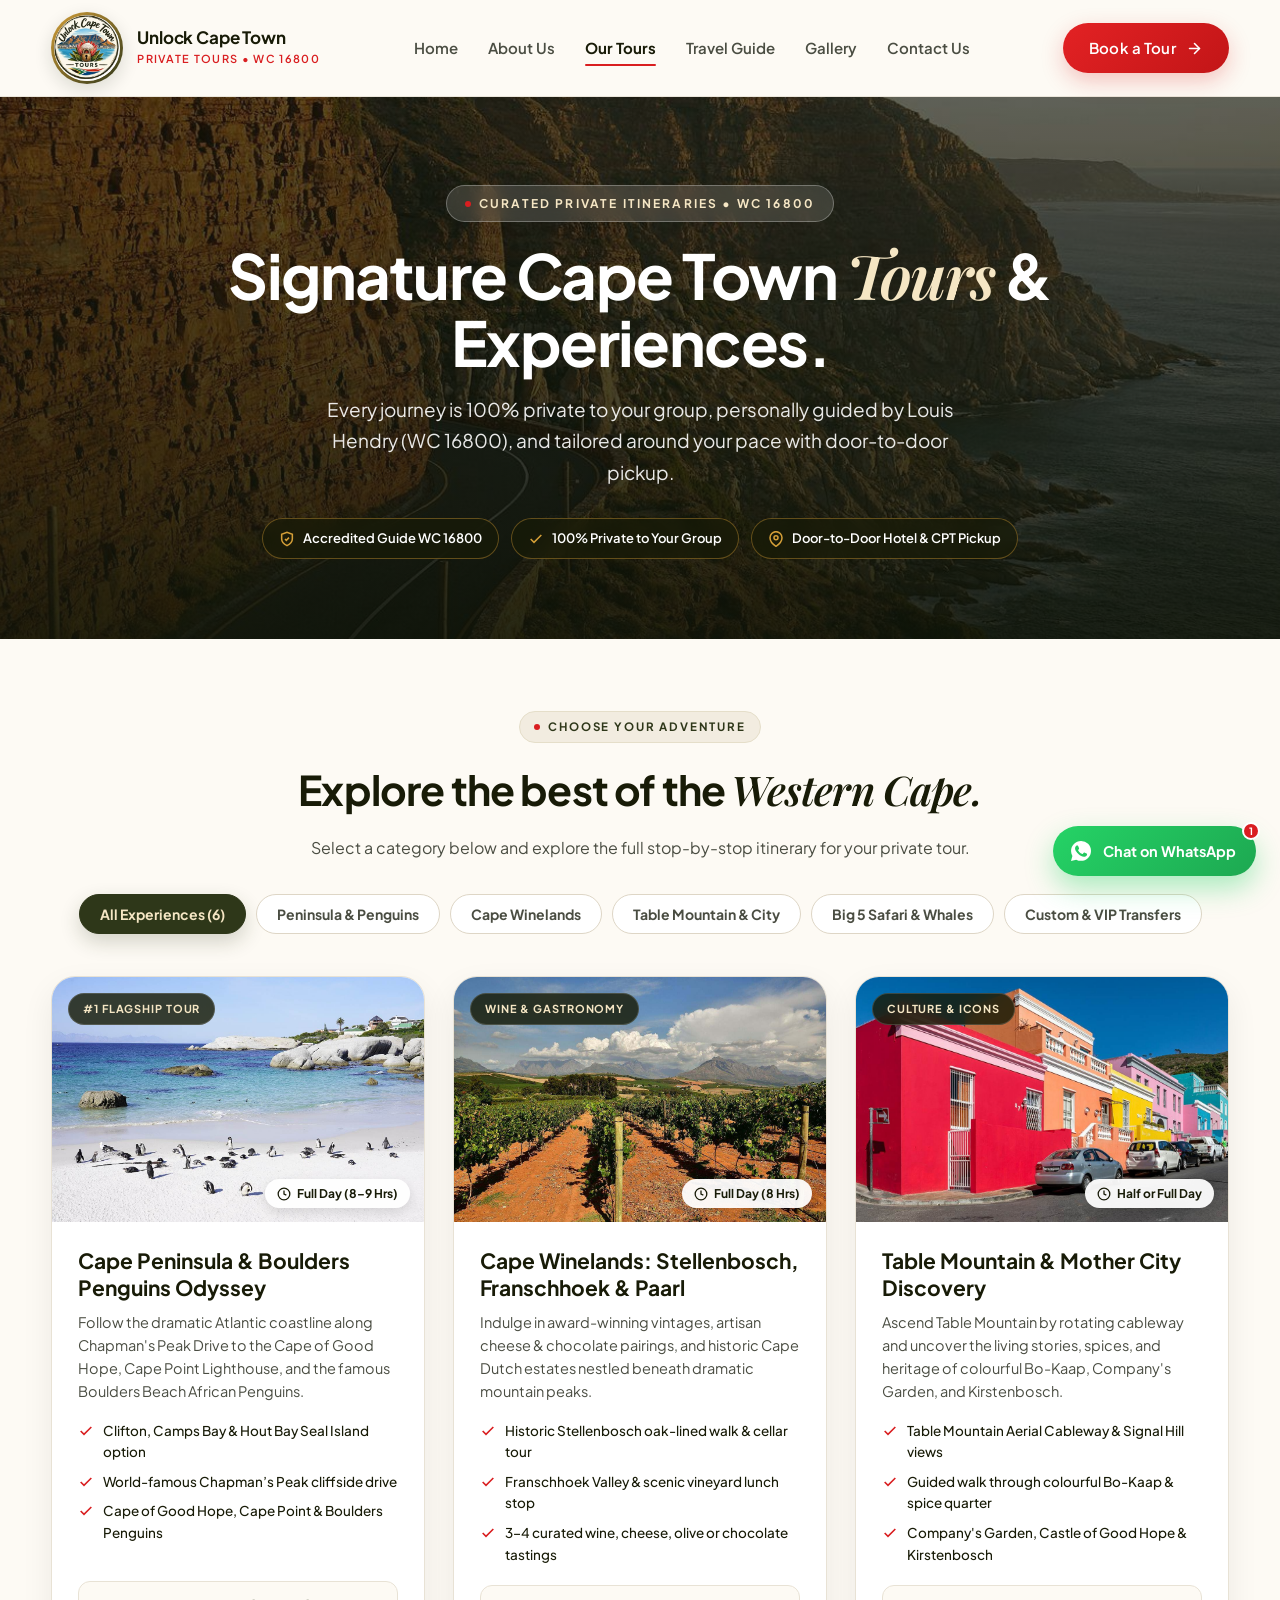
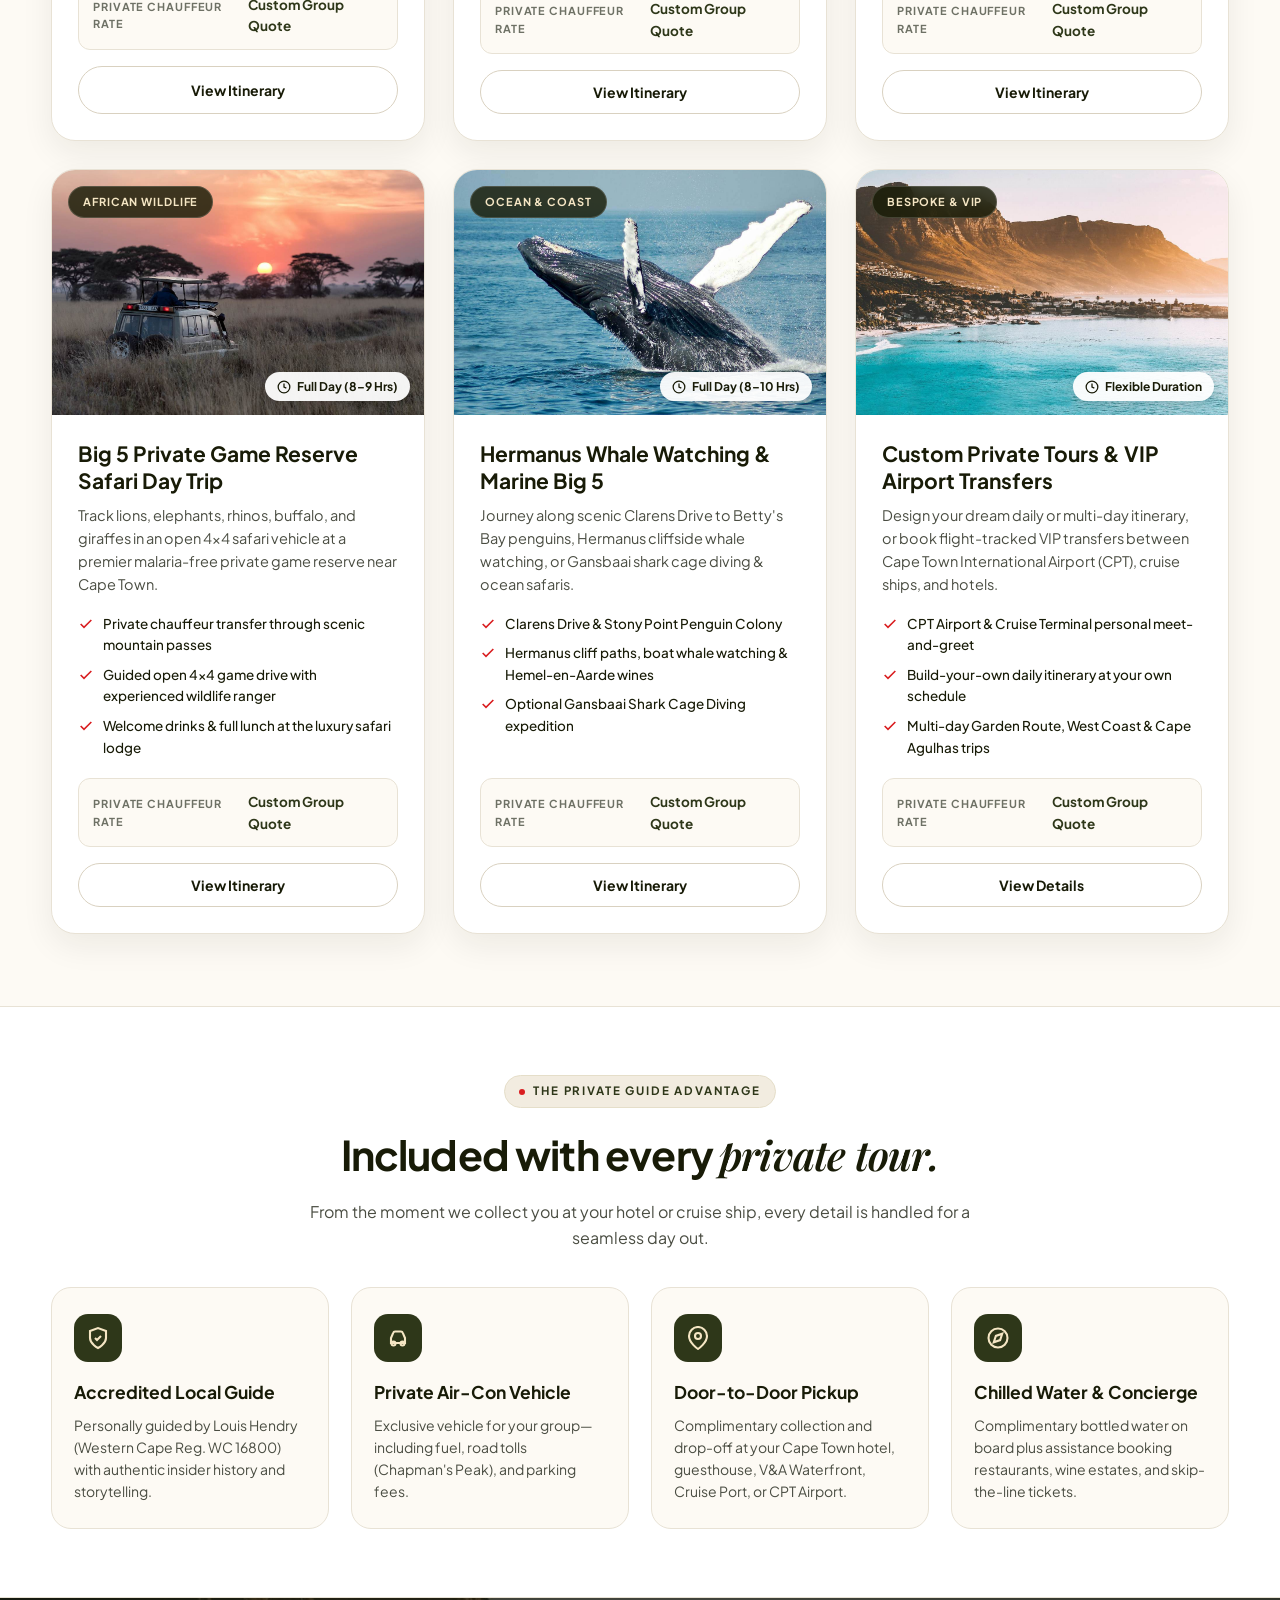
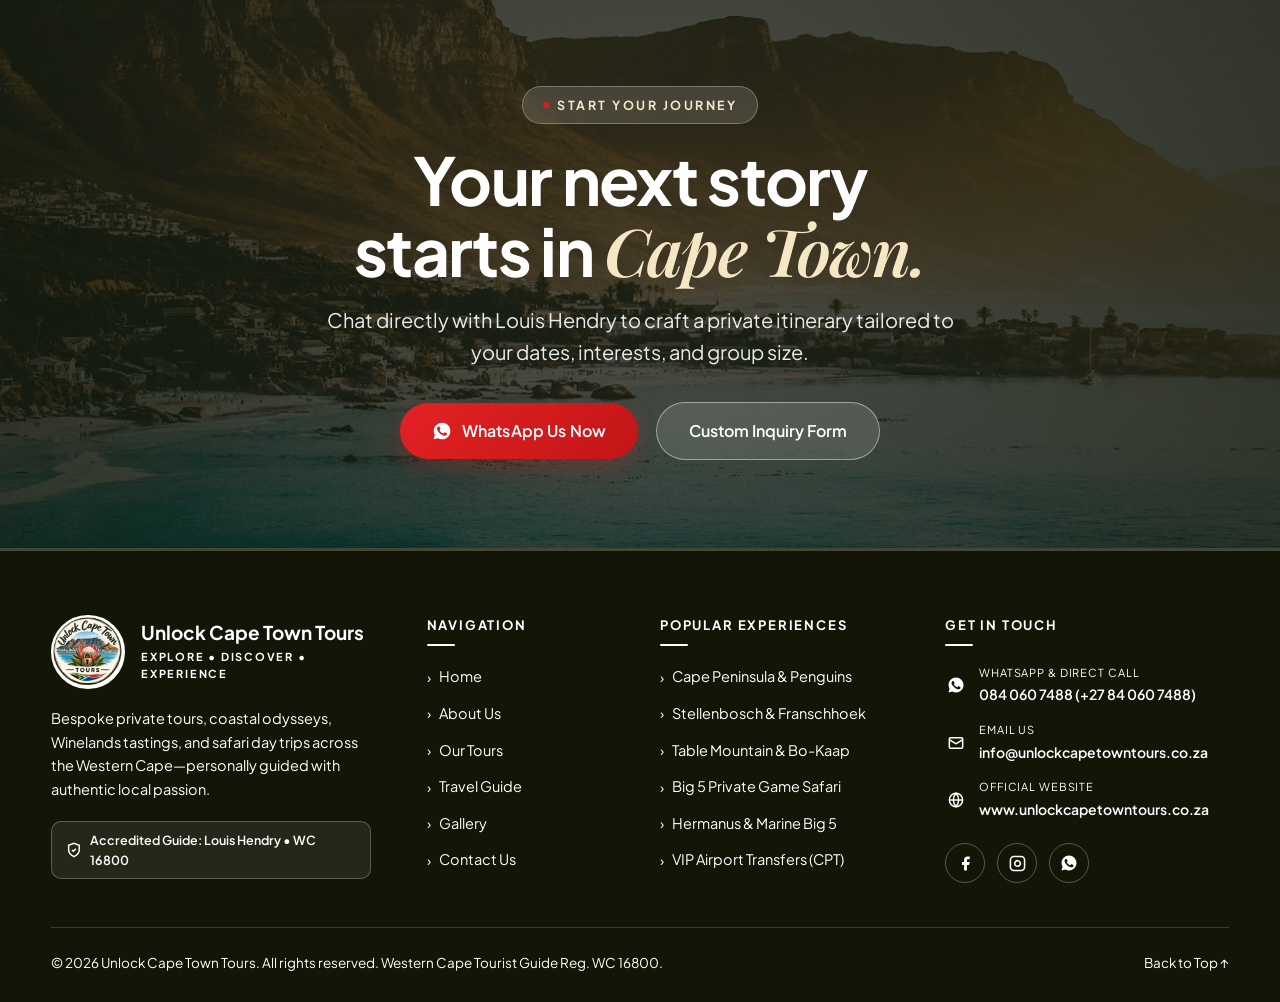
<file: tours.html>
<!DOCTYPE html>
<html lang="en">
<head>
  <meta charset="UTF-8" />
  <meta name="viewport" content="width=device-width, initial-scale=1.0" />
  <title>Signature Tours — Unlock Cape Town Tours | Private Guided Experiences (WC 16800)</title>
  <meta name="description" content="Explore our signature private Cape Town tours with accredited guide Louis Hendry (WC 16800): Cape Peninsula & Boulders Penguins, Stellenbosch & Franschhoek Winelands, Table Mountain, Big 5 Safaris, Hermanus Whales & VIP Airport Transfers." />
  <link rel="icon" type="image/png" href="assets/logo.png" />

  <!-- Google Fonts: Plus Jakarta Sans + Playfair Display for editorial flavor -->
  <link rel="preconnect" href="https://fonts.googleapis.com" />
  <link rel="preconnect" href="https://fonts.gstatic.com" crossorigin />
  <link href="https://fonts.googleapis.com/css2?family=Playfair+Display:ital,wght@0,600;0,700;1,500;1,600&family=Plus+Jakarta+Sans:wght@400;500;600;700&display=swap" rel="stylesheet" />

  <style>
    :root {
      --bg-cream: #FDFAF4;
      --bg-cream-alt: #F7F2E8;
      --bg-white: #FFFFFF;
      --olive-dark: #181B07;
      --olive-deep: #131606;
      --olive-banner: #2E3719;
      --olive-soft: #3D4823;
      --red-brand: #D91E20;
      --red-hover: #B51517;
      --gold-accent: #D49F38;
      --gold-soft: #F5E6C4;
      --text-body: #4A4D42;
      --text-muted: #6E7165;
      --border-light: #E8E2D5;
      --badge-beige: #F2ECE0;
      --font-sans: 'Plus Jakarta Sans', -apple-system, BlinkMacSystemFont, sans-serif;
      --font-serif: 'Playfair Display', Georgia, serif;
    }

    *, *::before, *::after {
      box-sizing: border-box;
      margin: 0;
      padding: 0;
    }

    html {
      scroll-behavior: smooth;
    }

    body {
      font-family: var(--font-sans);
      background-color: var(--bg-cream);
      color: var(--olive-dark);
      line-height: 1.6;
      font-size: 16px;
      -webkit-font-smoothing: antialiased;
      overflow-x: hidden;
    }

    a {
      text-decoration: none;
      color: inherit;
      transition: all 0.25s ease;
    }

    img {
      display: block;
      max-width: 100%;
    }

    .container {
      max-width: 1320px;
      width: 92%;
      margin: 0 auto;
    }

    .serif-accent {
      font-family: var(--font-serif);
      font-style: italic;
      font-weight: 600;
    }

    .wa-official-icon {
      fill: currentColor !important;
      stroke: none !important;
      flex-shrink: 0;
    }

    /* Buttons */
    .btn-red {
      display: inline-flex;
      align-items: center;
      justify-content: center;
      gap: 10px;
      background: linear-gradient(135deg, #E32224 0%, #C21517 100%);
      color: #FFFFFF;
      font-weight: 600;
      font-size: 15px;
      letter-spacing: 0.01em;
      padding: 13px 26px;
      border-radius: 999px;
      border: none;
      cursor: pointer;
      box-shadow: 0 8px 22px rgba(217, 30, 32, 0.25);
      transition: all 0.25s ease;
      white-space: nowrap;
      font-family: inherit;
    }

    .btn-red:hover {
      background: linear-gradient(135deg, #C9181A 0%, #A31012 100%);
      transform: translateY(-2px);
      box-shadow: 0 12px 28px rgba(217, 30, 32, 0.35);
    }

    .btn-red svg:not(.wa-official-icon) {
      width: 17px;
      height: 17px;
      stroke-width: 2.2;
      transition: transform 0.25s ease;
    }

    .btn-red:hover svg:not(.wa-official-icon) {
      transform: translateX(3px);
    }

    .btn-outline-cream {
      display: inline-flex;
      align-items: center;
      justify-content: center;
      gap: 10px;
      background: rgba(255, 255, 255, 0.12);
      color: #FFFFFF;
      font-weight: 600;
      font-size: 15px;
      padding: 13px 26px;
      border-radius: 999px;
      border: 1.5px solid rgba(255, 255, 255, 0.45);
      backdrop-filter: blur(8px);
      transition: all 0.25s ease;
      cursor: pointer;
      font-family: inherit;
    }

    .btn-outline-cream:hover {
      background: #FFFFFF;
      color: var(--olive-dark);
      transform: translateY(-2px);
    }

    .btn-wa-green {
      display: inline-flex;
      align-items: center;
      justify-content: center;
      gap: 9px;
      background: linear-gradient(135deg, #25D366 0%, #1DA851 100%);
      color: #FFFFFF;
      font-weight: 700;
      font-size: 14.5px;
      padding: 12px 22px;
      border-radius: 999px;
      border: none;
      cursor: pointer;
      box-shadow: 0 8px 20px rgba(37, 211, 102, 0.28);
      transition: all 0.25s ease;
      font-family: inherit;
    }

    .btn-wa-green:hover {
      transform: translateY(-2px);
      box-shadow: 0 12px 26px rgba(37, 211, 102, 0.4);
    }

    .btn-outline-dark {
      display: inline-flex;
      align-items: center;
      justify-content: center;
      gap: 8px;
      background: #FFFFFF;
      color: var(--olive-dark);
      font-weight: 700;
      font-size: 14px;
      padding: 12px 20px;
      border-radius: 999px;
      border: 1.5px solid #D9D1C0;
      cursor: pointer;
      transition: all 0.25s ease;
      font-family: inherit;
    }

    .btn-outline-dark:hover {
      background: var(--olive-banner);
      color: #FFFFFF;
      border-color: var(--olive-banner);
    }

    .section-pill {
      display: inline-flex;
      align-items: center;
      gap: 8px;
      padding: 6px 14px;
      border-radius: 999px;
      background-color: var(--badge-beige);
      border: 1px solid #E5DEC9;
      font-size: 11.5px;
      font-weight: 700;
      letter-spacing: 0.16em;
      text-transform: uppercase;
      color: var(--olive-banner);
      margin-bottom: 14px;
    }

    .section-pill-dot {
      width: 6px;
      height: 6px;
      border-radius: 50%;
      background-color: var(--red-brand);
    }

    /* ==================== HEADER / NAVBAR ==================== */
    .site-header {
      background-color: rgba(253, 250, 244, 0.96);
      backdrop-filter: blur(12px);
      -webkit-backdrop-filter: blur(12px);
      padding: 12px 0;
      position: sticky;
      top: 0;
      z-index: 1000;
      border-bottom: 1px solid rgba(232, 226, 213, 0.8);
    }

    .header-inner {
      display: flex;
      align-items: center;
      justify-content: space-between;
      gap: 20px;
      position: relative;
    }

    .header-brand {
      display: flex;
      align-items: center;
      gap: 14px;
      flex-shrink: 0;
    }

    .header-logo-wrap {
      width: 72px;
      height: 72px;
      border-radius: 50%;
      padding: 3px;
      background: linear-gradient(135deg, var(--gold-accent), var(--olive-banner));
      box-shadow: 0 6px 18px rgba(24, 27, 7, 0.14);
      flex-shrink: 0;
      transition: transform 0.3s ease;
    }

    .header-brand:hover .header-logo-wrap {
      transform: scale(1.04);
    }

    .header-logo {
      width: 100%;
      height: 100%;
      border-radius: 50%;
      object-fit: cover;
      background-color: var(--bg-cream);
    }

    .header-brand-text {
      display: flex;
      flex-direction: column;
    }

    .header-brand-name {
      font-size: 17px;
      font-weight: 700;
      color: var(--olive-dark);
      letter-spacing: -0.01em;
      line-height: 1.15;
    }

    .header-brand-sub {
      font-size: 11px;
      font-weight: 600;
      letter-spacing: 0.12em;
      text-transform: uppercase;
      color: var(--red-brand);
      margin-top: 2px;
    }

    .main-nav {
      display: flex;
      align-items: center;
      gap: 30px;
    }

    .main-nav a {
      font-size: 15px;
      font-weight: 600;
      color: var(--text-body);
      padding: 6px 0;
      position: relative;
    }

    .main-nav a::after {
      content: '';
      position: absolute;
      left: 0;
      bottom: 0;
      width: 0;
      height: 2.5px;
      background-color: var(--red-brand);
      border-radius: 2px;
      transition: width 0.25s ease;
    }

    .main-nav a.active {
      color: var(--olive-dark);
      font-weight: 700;
    }

    .main-nav a.active::after,
    .main-nav a:hover::after {
      width: 100%;
    }

    .main-nav a:hover {
      color: var(--olive-dark);
    }

    .header-actions {
      display: flex;
      align-items: center;
      gap: 12px;
    }

    .mobile-menu-toggle {
      display: none;
      width: 44px;
      height: 44px;
      border-radius: 12px;
      border: 1px solid var(--border-light);
      background: #FFFFFF;
      color: var(--olive-dark);
      align-items: center;
      justify-content: center;
      cursor: pointer;
      transition: all 0.2s ease;
    }

    /* ==================== TOURS COVER HERO SECTION ==================== */
    .page-cover {
      position: relative;
      min-height: 490px;
      display: flex;
      align-items: center;
      justify-content: center;
      padding: 88px 0 80px;
      overflow: hidden;
      text-align: center;
      color: #FFFFFF;
      background-color: var(--olive-deep);
    }

    .page-cover-bg {
      position: absolute;
      inset: 0;
      width: 100%;
      height: 100%;
      object-fit: cover;
      object-position: center 45%;
      transform: scale(1.02);
    }

    .page-cover::before {
      content: '';
      position: absolute;
      inset: 0;
      background: linear-gradient(
        180deg,
        rgba(15, 20, 8, 0.65) 0%,
        rgba(15, 20, 8, 0.78) 65%,
        rgba(15, 20, 8, 0.90) 100%
      );
      z-index: 1;
    }

    .page-cover-content {
      position: relative;
      z-index: 2;
      max-width: 860px;
      margin: 0 auto;
    }

    .cover-pill {
      display: inline-flex;
      align-items: center;
      gap: 8px;
      padding: 8px 18px;
      border-radius: 999px;
      background: rgba(255, 255, 255, 0.14);
      backdrop-filter: blur(8px);
      border: 1px solid rgba(255, 255, 255, 0.28);
      color: var(--gold-soft);
      font-size: 12px;
      font-weight: 700;
      letter-spacing: 0.18em;
      text-transform: uppercase;
      margin-bottom: 20px;
    }

    .page-cover h1 {
      font-size: clamp(36px, 5vw, 62px);
      font-weight: 700;
      line-height: 1.08;
      letter-spacing: -0.025em;
      margin-bottom: 18px;
      color: #FFFFFF;
    }

    .page-cover h1 .serif-accent {
      color: var(--gold-soft);
    }

    .page-cover p {
      font-size: clamp(16px, 1.8vw, 19px);
      color: rgba(255, 255, 255, 0.9);
      max-width: 680px;
      margin: 0 auto 30px;
      line-height: 1.65;
    }

    .cover-badges {
      display: flex;
      align-items: center;
      justify-content: center;
      flex-wrap: wrap;
      gap: 12px;
    }

    .cover-badge-item {
      display: inline-flex;
      align-items: center;
      gap: 8px;
      background: rgba(24, 27, 7, 0.65);
      backdrop-filter: blur(8px);
      border: 1px solid rgba(212, 159, 56, 0.4);
      color: #FFFFFF;
      padding: 9px 16px;
      border-radius: 999px;
      font-size: 13px;
      font-weight: 600;
    }

    .cover-badge-item svg {
      color: var(--gold-accent);
      flex-shrink: 0;
    }

    /* ==================== ELEVATED TAGLINE STRIP ==================== */
    .tagline-banner {
      background: linear-gradient(135deg, #252D13 0%, #353E1E 50%, #222910 100%);
      padding: 24px 0;
      position: relative;
      overflow: hidden;
      border-top: 1px solid rgba(212, 159, 56, 0.25);
      border-bottom: 1px solid rgba(212, 159, 56, 0.25);
    }

    .tagline-inner {
      display: flex;
      align-items: center;
      justify-content: center;
      flex-wrap: wrap;
      gap: 20px;
      position: relative;
      z-index: 2;
    }

    .tagline-word {
      color: #FFFFFF;
      font-size: clamp(19px, 2.3vw, 29px);
      font-weight: 600;
      letter-spacing: 0.01em;
    }

    .tagline-word.italic-word {
      font-family: var(--font-serif);
      font-style: italic;
      color: var(--gold-soft);
      font-weight: 500;
    }

    .tagline-sep {
      display: inline-block;
      width: 1px;
      height: 18px;
      background: rgba(255, 255, 255, 0.28);
    }

    /* ==================== TOURS CATALOG SECTION ==================== */
    .tours-catalog {
      padding: 72px 0;
      background-color: var(--bg-cream);
    }

    .catalog-header {
      text-align: center;
      max-width: 720px;
      margin: 0 auto 34px;
    }

    .catalog-header h2 {
      font-size: clamp(30px, 3.2vw, 42px);
      font-weight: 700;
      letter-spacing: -0.02em;
      margin-bottom: 12px;
    }

    .catalog-header p {
      font-size: 16px;
      color: var(--text-body);
    }

    .filter-bar {
      display: flex;
      align-items: center;
      justify-content: center;
      flex-wrap: wrap;
      gap: 10px;
      margin-bottom: 42px;
    }

    .filter-btn {
      padding: 10px 20px;
      border-radius: 999px;
      border: 1.5px solid #DED6C6;
      background: #FFFFFF;
      color: var(--text-body);
      font-family: inherit;
      font-size: 14px;
      font-weight: 700;
      cursor: pointer;
      transition: all 0.22s ease;
    }

    .filter-btn:hover {
      border-color: var(--olive-banner);
      color: var(--olive-dark);
    }

    .filter-btn.active {
      background: var(--olive-banner);
      color: var(--gold-soft);
      border-color: var(--olive-banner);
      box-shadow: 0 8px 20px rgba(46, 55, 25, 0.2);
    }

    .tours-grid {
      display: grid;
      grid-template-columns: repeat(3, 1fr);
      gap: 28px;
    }

    .tour-card {
      background: #FFFFFF;
      border-radius: 24px;
      overflow: hidden;
      border: 1px solid var(--border-light);
      box-shadow: 0 12px 32px rgba(24, 27, 7, 0.07);
      display: flex;
      flex-direction: column;
      transition: transform 0.3s ease, box-shadow 0.3s ease;
    }

    .tour-card:hover {
      transform: translateY(-6px);
      box-shadow: 0 20px 44px rgba(24, 27, 7, 0.13);
    }

    .tour-img-wrap {
      position: relative;
      height: 245px;
      overflow: hidden;
    }

    .tour-img-wrap img {
      width: 100%;
      height: 100%;
      object-fit: cover;
      transition: transform 0.55s ease;
    }

    .tour-card:hover .tour-img-wrap img {
      transform: scale(1.06);
    }

    .tour-badge-top {
      position: absolute;
      top: 16px;
      left: 16px;
      background: rgba(24, 27, 7, 0.82);
      backdrop-filter: blur(8px);
      color: var(--gold-soft);
      padding: 6px 14px;
      border-radius: 999px;
      font-size: 11px;
      font-weight: 700;
      letter-spacing: 0.08em;
      text-transform: uppercase;
      border: 1px solid rgba(255, 255, 255, 0.16);
    }

    .tour-duration-pill {
      position: absolute;
      bottom: 14px;
      right: 14px;
      background: rgba(255, 255, 255, 0.94);
      color: var(--olive-dark);
      padding: 5px 12px;
      border-radius: 999px;
      font-size: 12px;
      font-weight: 700;
      display: inline-flex;
      align-items: center;
      gap: 6px;
      box-shadow: 0 4px 12px rgba(0, 0, 0, 0.12);
    }

    .tour-body {
      padding: 26px;
      display: flex;
      flex-direction: column;
      flex: 1;
    }

    .tour-title {
      font-size: 21px;
      font-weight: 700;
      color: var(--olive-dark);
      line-height: 1.25;
      margin-bottom: 10px;
    }

    .tour-summary {
      font-size: 14.5px;
      color: var(--text-body);
      line-height: 1.6;
      margin-bottom: 16px;
    }

    .tour-highlights {
      list-style: none;
      display: flex;
      flex-direction: column;
      gap: 8px;
      margin-bottom: 20px;
      flex: 1;
    }

    .tour-highlights li {
      display: flex;
      align-items: flex-start;
      gap: 9px;
      font-size: 13.5px;
      color: var(--olive-dark);
      font-weight: 500;
    }

    .tour-highlights li svg {
      color: var(--red-brand);
      flex-shrink: 0;
      margin-top: 3px;
    }

    .tour-meta-bar {
      display: flex;
      align-items: center;
      justify-content: space-between;
      padding: 12px 14px;
      background: var(--bg-cream);
      border: 1px solid var(--border-light);
      border-radius: 12px;
      margin-bottom: 16px;
    }

    .tour-meta-bar small {
      font-size: 11px;
      font-weight: 700;
      text-transform: uppercase;
      letter-spacing: 0.08em;
      color: var(--text-muted);
    }

    .tour-meta-bar strong {
      font-size: 13.5px;
      font-weight: 700;
      color: var(--olive-banner);
    }

    .tour-actions {
      display: grid;
      grid-template-columns: 1fr;
      gap: 10px;
    }

    /* ==================== INCLUDED IN EVERY TOUR SECTION ==================== */
    .included-section {
      padding: 68px 0;
      background: var(--bg-white);
      border-top: 1px solid var(--border-light);
      border-bottom: 1px solid var(--border-light);
    }

    .included-grid {
      display: grid;
      grid-template-columns: repeat(4, 1fr);
      gap: 22px;
      margin-top: 36px;
    }

    .included-card {
      background: var(--bg-cream);
      border: 1px solid var(--border-light);
      border-radius: 20px;
      padding: 26px 22px;
    }

    .included-icon {
      width: 48px;
      height: 48px;
      border-radius: 14px;
      background: var(--olive-banner);
      color: var(--gold-soft);
      display: flex;
      align-items: center;
      justify-content: center;
      margin-bottom: 16px;
    }

    .included-card h3 {
      font-size: 17.5px;
      font-weight: 700;
      margin-bottom: 8px;
      color: var(--olive-dark);
    }

    .included-card p {
      font-size: 14px;
      color: var(--text-body);
      line-height: 1.58;
    }

    /* ==================== ITINERARY MODAL ==================== */
    .modal-backdrop {
      position: fixed;
      inset: 0;
      background: rgba(15, 18, 6, 0.76);
      backdrop-filter: blur(8px);
      -webkit-backdrop-filter: blur(8px);
      z-index: 99999;
      display: flex;
      align-items: center;
      justify-content: center;
      padding: 20px;
      opacity: 0;
      visibility: hidden;
      transition: all 0.28s cubic-bezier(0.16, 1, 0.3, 1);
    }

    .modal-backdrop.open {
      opacity: 1;
      visibility: visible;
    }

    .modal-box {
      background: #FFFFFF;
      border-radius: 24px;
      max-width: 860px;
      width: 100%;
      max-height: 92vh;
      overflow-y: auto;
      scrollbar-width: none;
      -ms-overflow-style: none;
      padding: 0;
      box-shadow: 0 28px 70px rgba(0, 0, 0, 0.38);
      border: 1px solid rgba(232, 226, 213, 0.9);
      position: relative;
      transform: translateY(18px) scale(0.98);
      transition: transform 0.28s cubic-bezier(0.16, 1, 0.3, 1);
    }

    .modal-box::-webkit-scrollbar {
      display: none;
    }

    .modal-backdrop.open .modal-box {
      transform: translateY(0) scale(1);
    }

    .modal-head {
      background: linear-gradient(135deg, #1E250F 0%, #2E3719 100%);
      color: #FFFFFF;
      padding: 26px 32px 22px;
      position: relative;
      border-bottom: 2px solid var(--gold-accent);
    }

    .modal-close {
      position: absolute;
      top: 20px;
      right: 22px;
      width: 38px;
      height: 38px;
      border-radius: 50%;
      border: 1px solid rgba(255, 255, 255, 0.25);
      background: rgba(255, 255, 255, 0.1);
      color: #FFFFFF;
      font-size: 22px;
      line-height: 1;
      cursor: pointer;
      display: flex;
      align-items: center;
      justify-content: center;
      transition: all 0.2s ease;
    }

    .modal-close:hover {
      background: #FFFFFF;
      color: var(--olive-dark);
      border-color: #FFFFFF;
    }

    .modal-tag {
      display: inline-flex;
      align-items: center;
      gap: 6px;
      padding: 5px 13px;
      border-radius: 999px;
      background: rgba(255, 255, 255, 0.12);
      border: 1px solid rgba(212, 159, 56, 0.45);
      color: var(--gold-soft);
      font-size: 11px;
      font-weight: 700;
      text-transform: uppercase;
      letter-spacing: 0.14em;
      margin-bottom: 8px;
    }

    .modal-title {
      font-size: clamp(21px, 2.5vw, 26px);
      font-weight: 700;
      color: #FFFFFF;
      margin-bottom: 6px;
      padding-right: 44px;
      line-height: 1.2;
    }

    .modal-desc {
      font-size: 14px;
      color: rgba(255, 255, 255, 0.84);
      margin-bottom: 0;
      line-height: 1.5;
    }

    .modal-body {
      padding: 24px 32px 26px;
      background: var(--bg-cream);
    }

    .modal-stops {
      list-style: none;
      display: grid;
      grid-template-columns: repeat(2, 1fr);
      gap: 12px;
      margin-bottom: 20px;
    }

    .modal-stops li {
      padding: 14px 16px;
      border-radius: 16px;
      background: #FFFFFF;
      border: 1px solid var(--border-light);
      box-shadow: 0 4px 14px rgba(24, 27, 7, 0.04);
      font-size: 13.5px;
      color: var(--text-body);
      line-height: 1.5;
      display: flex;
      align-items: flex-start;
      gap: 12px;
    }

    .modal-stops li:last-child:nth-child(odd) {
      grid-column: 1 / -1;
    }

    .modal-stop-num {
      width: 28px;
      height: 28px;
      border-radius: 9px;
      background: var(--badge-beige);
      border: 1px solid #E2D9C5;
      color: var(--olive-banner);
      font-size: 11.5px;
      font-weight: 700;
      display: inline-flex;
      align-items: center;
      justify-content: center;
      flex-shrink: 0;
      margin-top: 1px;
    }

    .modal-stop-text strong {
      display: block;
      font-size: 14px;
      color: var(--olive-dark);
      margin-bottom: 3px;
      line-height: 1.3;
    }

    .modal-perks {
      display: flex;
      align-items: center;
      justify-content: space-between;
      flex-wrap: wrap;
      gap: 10px;
      padding: 11px 16px;
      border-radius: 12px;
      background: var(--badge-beige);
      border: 1px solid #E4DCC8;
      font-size: 12.5px;
      font-weight: 600;
      color: var(--olive-banner);
      margin-bottom: 18px;
    }

    .modal-actions {
      display: flex;
      gap: 12px;
      flex-wrap: wrap;
    }

    @media (max-width: 680px) {
      .modal-backdrop {
        padding: 12px;
      }
      .modal-head {
        padding: 22px 20px 18px;
      }
      .modal-body {
        padding: 18px 20px 22px;
      }
      .modal-stops {
        grid-template-columns: 1fr;
      }
      .modal-actions {
        flex-direction: column;
      }
      .modal-actions a {
        width: 100%;
        justify-content: center;
      }
    }

    /* ==================== BOTTOM SCENIC BANNER ==================== */
    .story-banner {
      position: relative;
      min-height: 490px;
      display: flex;
      align-items: center;
      justify-content: center;
      overflow: hidden;
      padding: 88px 0;
      text-align: center;
    }

    .story-banner-bg {
      position: absolute;
      inset: 0;
      width: 100%;
      height: 100%;
      object-fit: cover;
      object-position: center 45%;
      transform: scale(1.02);
    }

    .story-banner::before {
      content: '';
      position: absolute;
      inset: 0;
      background: radial-gradient(
        circle at 50% 50%,
        rgba(15, 22, 10, 0.72) 0%,
        rgba(15, 22, 10, 0.86) 100%
      );
      z-index: 1;
    }

    .story-content {
      position: relative;
      z-index: 2;
      color: #FFFFFF;
      max-width: 860px;
      margin: 0 auto;
      display: flex;
      flex-direction: column;
      align-items: center;
      text-align: center;
    }

    .story-pill {
      display: inline-flex;
      align-items: center;
      justify-content: center;
      gap: 8px;
      background: rgba(255, 255, 255, 0.14);
      backdrop-filter: blur(8px);
      border: 1px solid rgba(255, 255, 255, 0.28);
      color: var(--gold-soft);
      padding: 8px 20px;
      border-radius: 999px;
      font-size: 12.5px;
      font-weight: 700;
      letter-spacing: 0.2em;
      text-transform: uppercase;
      margin-bottom: 20px;
    }

    .story-content h2 {
      font-size: clamp(36px, 5.4vw, 66px);
      font-weight: 700;
      line-height: 1.08;
      letter-spacing: -0.025em;
      margin-bottom: 18px;
    }

    .story-sub {
      font-size: clamp(16px, 1.8vw, 20px);
      color: rgba(255, 255, 255, 0.9);
      max-width: 640px;
      margin: 0 auto 34px;
      line-height: 1.6;
    }

    .story-actions {
      display: flex;
      align-items: center;
      justify-content: center;
      flex-wrap: wrap;
      gap: 18px;
    }

    .story-actions .btn-red,
    .story-actions .btn-outline-cream {
      font-size: 16px;
      padding: 15px 32px;
    }

    .story-actions svg {
      width: 20px;
      height: 20px;
    }

    /* ==================== FOOTER ==================== */
    .site-footer {
      background-color: var(--olive-deep);
      color: #FFFFFF;
      padding: 64px 0 28px;
      position: relative;
      border-top: 3px solid rgba(255, 255, 255, 0.2);
    }

    .footer-grid {
      display: grid;
      grid-template-columns: 1.3fr 0.75fr 0.95fr 1.1fr;
      gap: 40px;
      padding-bottom: 44px;
      border-bottom: 1px solid rgba(255, 255, 255, 0.16);
    }

    .footer-brand-col {
      padding-right: 16px;
    }

    .footer-brand-head {
      display: flex;
      align-items: center;
      gap: 16px;
      margin-bottom: 18px;
    }

    .footer-brand-head img {
      width: 74px;
      height: 74px;
      border-radius: 50%;
      object-fit: cover;
      border: 2px solid #FFFFFF;
      background: var(--bg-cream);
      flex-shrink: 0;
    }

    .footer-brand-title {
      font-size: 19px;
      font-weight: 700;
      color: #FFFFFF;
      line-height: 1.2;
      margin-bottom: 4px;
    }

    .footer-brand-sub {
      font-size: 11px;
      font-weight: 700;
      letter-spacing: 0.16em;
      text-transform: uppercase;
      color: #FFFFFF;
    }

    .footer-bio {
      font-size: 14.5px;
      color: #FFFFFF;
      line-height: 1.62;
      margin-bottom: 20px;
    }

    .footer-accreditation {
      display: inline-flex;
      align-items: center;
      gap: 8px;
      padding: 8px 14px;
      border-radius: 10px;
      background: rgba(255, 255, 255, 0.08);
      border: 1px solid rgba(255, 255, 255, 0.25);
      color: #FFFFFF;
      font-size: 12.5px;
      font-weight: 600;
    }

    .footer-col-title {
      font-size: 13px;
      font-weight: 700;
      text-transform: uppercase;
      letter-spacing: 0.14em;
      color: #FFFFFF;
      margin-bottom: 18px;
      position: relative;
      padding-bottom: 10px;
    }

    .footer-col-title::after {
      content: '';
      position: absolute;
      left: 0;
      bottom: 0;
      width: 28px;
      height: 2px;
      background-color: #FFFFFF;
      border-radius: 2px;
    }

    .footer-links {
      list-style: none;
      display: flex;
      flex-direction: column;
      gap: 11px;
    }

    .footer-links a {
      font-size: 14.5px;
      color: #FFFFFF;
      display: inline-flex;
      align-items: center;
      gap: 8px;
      transition: all 0.2s ease;
    }

    .footer-links a:hover {
      color: #FFFFFF;
      opacity: 0.85;
      transform: translateX(4px);
    }

    .footer-links a span.bullet {
      color: #FFFFFF;
      font-size: 14px;
    }

    .footer-contact-cards {
      display: flex;
      flex-direction: column;
      gap: 14px;
      margin-bottom: 22px;
    }

    .footer-contact-item {
      display: flex;
      align-items: center;
      gap: 12px;
      padding: 0;
      border-radius: 0;
      background: none;
      border: none;
      transition: transform 0.25s ease, opacity 0.25s ease;
    }

    .footer-contact-item:hover {
      background: none;
      border: none;
      opacity: 0.88;
      transform: translateX(3px);
    }

    .contact-dot {
      width: 22px;
      height: 22px;
      border-radius: 0;
      display: inline-flex;
      align-items: center;
      justify-content: center;
      color: #FFFFFF;
      background: none;
      border: none;
      flex-shrink: 0;
    }

    .dot-wa,
    .dot-mail,
    .dot-web {
      background-color: transparent;
      color: #FFFFFF;
    }

    .footer-contact-info small {
      display: block;
      font-size: 11px;
      text-transform: uppercase;
      letter-spacing: 0.08em;
      color: #FFFFFF;
    }

    .footer-contact-info strong {
      font-size: 14px;
      font-weight: 600;
      color: #FFFFFF;
    }

    .footer-socials {
      display: flex;
      align-items: center;
      gap: 12px;
    }

    .social-circle {
      width: 40px;
      height: 40px;
      border-radius: 50%;
      display: inline-flex;
      align-items: center;
      justify-content: center;
      color: #FFFFFF;
      background: transparent;
      border: 1px solid rgba(255, 255, 255, 0.28);
      transition: all 0.25s ease;
    }

    .social-circle:hover {
      transform: translateY(-3px);
      background: rgba(255, 255, 255, 0.14);
      border-color: #FFFFFF;
    }

    .footer-bottom {
      padding-top: 24px;
      display: flex;
      align-items: center;
      justify-content: space-between;
      flex-wrap: wrap;
      gap: 16px;
      font-size: 13.5px;
      color: #FFFFFF;
    }

    /* ==================== FLOATING WHATSAPP CHATBOT ==================== */
    .wa-chatbot {
      position: fixed;
      bottom: 24px;
      right: 24px;
      z-index: 9999;
      font-family: var(--font-sans);
    }

    .wa-chat-window {
      position: absolute;
      bottom: 76px;
      right: 0;
      width: 360px;
      max-width: calc(100vw - 32px);
      background: #FFFFFF;
      border-radius: 22px;
      box-shadow: 0 22px 54px rgba(15, 20, 8, 0.26);
      border: 1px solid rgba(232, 226, 213, 0.9);
      overflow: hidden;
      opacity: 0;
      visibility: hidden;
      transform: translateY(16px) scale(0.96);
      transform-origin: bottom right;
      transition: all 0.28s cubic-bezier(0.16, 1, 0.3, 1);
    }

    .wa-chatbot.open .wa-chat-window {
      opacity: 1;
      visibility: visible;
      transform: translateY(0) scale(1);
    }

    .wa-chat-header {
      background: linear-gradient(135deg, #1E2610 0%, #2E3719 100%);
      color: #FFFFFF;
      padding: 16px 18px;
      display: flex;
      align-items: center;
      justify-content: space-between;
      gap: 12px;
      border-bottom: 2px solid var(--gold-accent);
    }

    .wa-chat-profile {
      display: flex;
      align-items: center;
      gap: 12px;
    }

    .wa-chat-avatar-wrap {
      position: relative;
      width: 46px;
      height: 46px;
      flex-shrink: 0;
    }

    .wa-chat-avatar-wrap img {
      width: 100%;
      height: 100%;
      border-radius: 50%;
      object-fit: cover;
      border: 2px solid var(--gold-accent);
      background: var(--bg-cream);
    }

    .wa-online-dot {
      position: absolute;
      bottom: 1px;
      right: 1px;
      width: 12px;
      height: 12px;
      border-radius: 50%;
      background-color: #25D366;
      border: 2px solid #1E2610;
    }

    .wa-chat-profile-info strong {
      display: block;
      font-size: 15px;
      font-weight: 700;
      color: #FFFFFF;
      line-height: 1.2;
    }

    .wa-chat-profile-info span {
      font-size: 11.5px;
      color: var(--gold-soft);
      font-weight: 500;
    }

    .wa-chat-close {
      background: rgba(255, 255, 255, 0.12);
      border: none;
      color: #FFFFFF;
      width: 30px;
      height: 30px;
      border-radius: 50%;
      cursor: pointer;
      display: flex;
      align-items: center;
      justify-content: center;
      font-size: 18px;
    }

    .wa-chat-body {
      background-color: #F4EFE6;
      padding: 18px 16px 14px;
      max-height: 320px;
      overflow-y: auto;
    }

    .wa-msg-bubble {
      background: #FFFFFF;
      border-radius: 4px 16px 16px 16px;
      padding: 12px 14px;
      box-shadow: 0 4px 12px rgba(0, 0, 0, 0.05);
      font-size: 13.5px;
      color: var(--olive-dark);
      line-height: 1.5;
      margin-bottom: 14px;
      border: 1px solid #E8E2D5;
    }

    .wa-msg-sender {
      font-size: 11px;
      font-weight: 700;
      color: var(--olive-banner);
      margin-bottom: 4px;
      display: flex;
      align-items: center;
      justify-content: space-between;
    }

    .wa-quick-label {
      font-size: 11px;
      font-weight: 700;
      text-transform: uppercase;
      letter-spacing: 0.1em;
      color: var(--text-muted);
      margin-bottom: 8px;
      display: block;
    }

    .wa-quick-chips {
      display: flex;
      flex-wrap: wrap;
      gap: 7px;
    }

    .wa-chip {
      background: #FFFFFF;
      border: 1px solid #DED6C6;
      border-radius: 999px;
      padding: 6px 12px;
      font-size: 12px;
      font-weight: 600;
      color: var(--olive-dark);
      cursor: pointer;
      transition: all 0.2s ease;
      font-family: inherit;
    }

    .wa-chip:hover {
      background: var(--olive-banner);
      color: #FFFFFF;
      border-color: var(--olive-banner);
    }

    .wa-chat-footer {
      padding: 12px 14px;
      background: #FFFFFF;
      border-top: 1px solid #ECE6DA;
      display: flex;
      align-items: center;
      gap: 8px;
    }

    .wa-chat-input {
      flex: 1;
      border: 1px solid #DFD8C8;
      background: var(--bg-cream);
      border-radius: 999px;
      padding: 10px 14px;
      font-size: 14px;
      font-family: inherit;
      color: var(--olive-dark);
      outline: none;
    }

    .wa-chat-send {
      width: 40px;
      height: 40px;
      border-radius: 50%;
      background: #25D366;
      color: #FFFFFF;
      border: none;
      cursor: pointer;
      display: flex;
      align-items: center;
      justify-content: center;
      flex-shrink: 0;
    }

    .wa-launcher {
      display: inline-flex;
      align-items: center;
      gap: 10px;
      background: linear-gradient(135deg, #25D366 0%, #1DA851 100%);
      color: #FFFFFF;
      border: none;
      border-radius: 999px;
      padding: 13px 20px 13px 16px;
      font-family: inherit;
      font-size: 14.5px;
      font-weight: 700;
      cursor: pointer;
      box-shadow: 0 12px 28px rgba(37, 211, 102, 0.38);
      transition: all 0.25s ease;
      position: relative;
    }

    .wa-launcher svg {
      width: 24px;
      height: 24px;
    }

    .wa-launcher-badge {
      position: absolute;
      top: -4px;
      right: -4px;
      width: 18px;
      height: 18px;
      border-radius: 50%;
      background: var(--red-brand);
      color: #FFFFFF;
      font-size: 10px;
      font-weight: 700;
      display: flex;
      align-items: center;
      justify-content: center;
      border: 2px solid #FFFFFF;
    }

    /* ==================== RESPONSIVE ==================== */
    @media (max-width: 1080px) {
      .tours-grid {
        grid-template-columns: 1fr 1fr;
      }
      .included-grid {
        grid-template-columns: 1fr 1fr;
      }
      .footer-grid {
        grid-template-columns: 1fr 1fr;
      }
    }

    .nav-mobile-cta {
      display: none;
    }

    @media (max-width: 900px) {
      .mobile-menu-toggle {
        display: inline-flex;
      }
      .header-cta-desktop {
        display: none;
      }
      .main-nav {
        position: absolute;
        top: calc(100% + 12px);
        left: 0;
        right: 0;
        background: #FFFFFF;
        border: 1px solid var(--border-light);
        border-radius: 20px;
        box-shadow: 0 20px 48px rgba(24, 27, 7, 0.16);
        padding: 20px;
        flex-direction: column;
        align-items: stretch;
        gap: 6px;
        opacity: 0;
        visibility: hidden;
        transform: translateY(-10px);
        transition: all 0.25s ease;
        z-index: 1001;
      }
      .main-nav.open {
        opacity: 1;
        visibility: visible;
        transform: translateY(0);
      }
      .main-nav a {
        padding: 12px 16px;
        border-radius: 12px;
        font-size: 16px;
      }
      .main-nav a::after {
        display: none;
      }
      .main-nav a.active,
      .main-nav a:hover {
        background: var(--badge-beige);
      }
      .main-nav a.nav-mobile-cta {
        display: inline-flex;
        align-items: center;
        justify-content: center;
        gap: 8px;
        margin-top: 8px;
        background-color: var(--red-brand);
        color: #FFFFFF !important;
        font-weight: 700;
        text-align: center;
        box-shadow: 0 8px 20px rgba(227, 28, 19, 0.25);
      }
      .main-nav a.nav-mobile-cta:hover {
        background-color: var(--red-hover);
      }
    }

    @media (max-width: 680px) {
      .container {
        width: 100%;
        padding: 0 20px;
      }
      .site-header {
        padding: 12px 0;
      }
      .header-logo-wrap {
        width: 52px;
        height: 52px;
      }
      .header-brand {
        gap: 11px;
      }
      .header-brand-name {
        font-size: 15.5px;
      }
      .header-brand-sub {
        font-size: 10px;
      }
      .page-cover {
        min-height: 360px;
        padding: 52px 0 44px;
      }
      .cover-badges {
        gap: 8px;
      }
      .cover-badge-item {
        padding: 7px 13px;
        font-size: 12.5px;
      }
      .tours-catalog,
      .included-section {
        padding: 48px 0 56px;
      }
      .catalog-header {
        margin-bottom: 24px;
      }
      .filter-bar {
        justify-content: flex-start;
        overflow-x: auto;
        flex-wrap: nowrap;
        padding-bottom: 6px;
        margin-bottom: 28px;
        -webkit-overflow-scrolling: touch;
      }
      .filter-btn {
        flex-shrink: 0;
        padding: 9px 15px;
        font-size: 13px;
      }
      .tours-grid,
      .included-grid,
      .footer-grid {
        grid-template-columns: 1fr;
        gap: 22px;
      }
      .tour-img-wrap {
        height: 220px;
      }
      .tour-body {
        padding: 22px 20px;
      }
      .tour-meta-bar {
        flex-wrap: wrap;
        gap: 6px;
      }
      .tour-actions {
        grid-template-columns: 1fr;
      }
      .included-card {
        padding: 22px 20px;
      }
      .tagline-inner {
        gap: 8px 14px;
      }
      .tagline-word {
        font-size: 16px;
      }
      .story-banner {
        padding: 56px 0;
        min-height: 380px;
      }
      .story-actions {
        flex-direction: column;
        width: 100%;
        gap: 12px;
      }
      .story-actions .btn-red,
      .story-actions .btn-outline-cream {
        width: 100%;
        justify-content: center;
      }
      .footer-grid {
        gap: 30px;
        padding-bottom: 32px;
      }
      .footer-brand-col {
        padding-right: 0;
      }
      .footer-bottom {
        flex-direction: column;
        align-items: flex-start;
        gap: 12px;
      }
      .wa-chatbot {
        bottom: 16px;
        right: 16px;
      }
      .wa-launcher {
        padding: 12px 16px;
        font-size: 13.5px;
      }
      .wa-chat-input {
        font-size: 16px;
      }
      .site-footer {
        padding: 48px 0 92px;
      }
    }
  </style>
</head>
<body>

  <!-- ==================== HEADER ==================== -->
  <header class="site-header">
    <div class="container header-inner">
      <a href="home2.html" class="header-brand">
        <div class="header-logo-wrap">
          <img src="assets/logo.png" alt="Unlock Cape Town Tours Logo" class="header-logo" />
        </div>
        <div class="header-brand-text">
          <span class="header-brand-name">Unlock Cape Town</span>
          <span class="header-brand-sub">Private Tours • WC 16800</span>
        </div>
      </a>

      <nav class="main-nav" id="mainNav">
        <a href="home2.html">Home</a>
        <a href="about.html">About Us</a>
        <a href="tours.html" class="active">Our Tours</a>
        <a href="travel-guide.html">Travel Guide</a>
        <a href="gallery.html">Gallery</a>
        <a href="contact.html">Contact Us</a>
        <a href="https://wa.me/27840607488?text=Hello%20Louis!%20I%20would%20love%20to%20book%20a%20private%20Cape%20Town%20tour." target="_blank" rel="noopener" class="nav-mobile-cta">Book a Tour on WhatsApp →</a>
      </nav>

      <div class="header-actions">
        <a href="https://wa.me/27840607488?text=Hello%20Louis!%20I%20would%20love%20to%20book%20a%20private%20Cape%20Town%20tour." target="_blank" rel="noopener" class="btn-red header-cta-desktop">
          <span>Book a Tour</span>
          <svg viewBox="0 0 24 24" fill="none" stroke="currentColor" stroke-linecap="round" stroke-linejoin="round"><line x1="5" y1="12" x2="19" y2="12"/><polyline points="12 5 19 12 12 19"/></svg>
        </a>
        <button type="button" class="mobile-menu-toggle" id="mobileMenuToggle" aria-label="Toggle navigation menu" aria-expanded="false">
          <svg width="24" height="24" viewBox="0 0 24 24" fill="none" stroke="currentColor" stroke-width="2.2" stroke-linecap="round"><line x1="3" y1="6" x2="21" y2="6"/><line x1="3" y1="12" x2="21" y2="12"/><line x1="3" y1="18" x2="21" y2="18"/></svg>
        </button>
      </div>
    </div>
  </header>

  <!-- ==================== TOURS COVER HERO ==================== -->
  <section class="page-cover">
    <img src="assets/images/chapmans-peak.jpg" alt="Dramatic Cape Peninsula coastline and Chapman's Peak Drive" class="page-cover-bg" />
    <div class="container page-cover-content">
      <div class="cover-pill">
        <span class="section-pill-dot"></span>
        <span>CURATED PRIVATE ITINERARIES • WC 16800</span>
      </div>
      <h1>
        Signature Cape Town <span class="serif-accent">Tours</span> &amp; Experiences.
      </h1>
      <p>
        Every journey is 100% private to your group, personally guided by Louis Hendry (WC 16800), and tailored around your pace with door-to-door pickup.
      </p>

      <div class="cover-badges">
        <div class="cover-badge-item">
          <svg width="16" height="16" viewBox="0 0 24 24" fill="none" stroke="currentColor" stroke-width="2.3"><path d="M12 22s8-4 8-10V5l-8-3-8 3v7c0 6 8 10 8 10z"/><path d="m9 12 2 2 4-4"/></svg>
          <span>Accredited Guide WC 16800</span>
        </div>
        <div class="cover-badge-item">
          <svg width="16" height="16" viewBox="0 0 24 24" fill="none" stroke="currentColor" stroke-width="2.3"><polyline points="20 6 9 17 4 12"/></svg>
          <span>100% Private to Your Group</span>
        </div>
        <div class="cover-badge-item">
          <svg width="16" height="16" viewBox="0 0 24 24" fill="none" stroke="currentColor" stroke-width="2.3"><path d="M21 10c0 7-9 13-9 13s-9-6-9-13a9 9 0 0 1 18 0z"/><circle cx="12" cy="10" r="3"/></svg>
          <span>Door-to-Door Hotel &amp; CPT Pickup</span>
        </div>
      </div>
    </div>
  </section>

  <!-- ==================== SIGNATURE TOURS CATALOG ==================== -->
  <section class="tours-catalog">
    <div class="container">
      <div class="catalog-header">
        <div class="section-pill">
          <span class="section-pill-dot"></span>
          <span>CHOOSE YOUR ADVENTURE</span>
        </div>
        <h2>Explore the best of the <span class="serif-accent">Western Cape.</span></h2>
        <p>Select a category below and explore the full stop-by-stop itinerary for your private tour.</p>
      </div>

      <div class="filter-bar" role="tablist" aria-label="Tour Categories">
        <button type="button" class="filter-btn active" data-filter="all">All Experiences (6)</button>
        <button type="button" class="filter-btn" data-filter="peninsula">Peninsula &amp; Penguins</button>
        <button type="button" class="filter-btn" data-filter="winelands">Cape Winelands</button>
        <button type="button" class="filter-btn" data-filter="city">Table Mountain &amp; City</button>
        <button type="button" class="filter-btn" data-filter="wildlife">Big 5 Safari &amp; Whales</button>
        <button type="button" class="filter-btn" data-filter="custom">Custom &amp; VIP Transfers</button>
      </div>

      <div class="tours-grid">
        <!-- Tour 1 -->
        <article class="tour-card" id="peninsula" data-category="peninsula">
          <div class="tour-img-wrap">
            <img src="assets/images/boulders-penguins.jpg" alt="African Penguins at Boulders Beach on the Cape Peninsula" />
            <span class="tour-badge-top">#1 Flagship Tour</span>
            <span class="tour-duration-pill">
              <svg width="14" height="14" viewBox="0 0 24 24" fill="none" stroke="currentColor" stroke-width="2.2"><circle cx="12" cy="12" r="10"/><polyline points="12 6 12 12 16 14"/></svg>
              Full Day (8–9 Hrs)
            </span>
          </div>
          <div class="tour-body">
            <h3 class="tour-title">Cape Peninsula &amp; Boulders Penguins Odyssey</h3>
            <p class="tour-summary">
              Follow the dramatic Atlantic coastline along Chapman's Peak Drive to the Cape of Good Hope, Cape Point Lighthouse, and the famous Boulders Beach African Penguins.
            </p>
            <ul class="tour-highlights">
              <li>
                <svg width="16" height="16" viewBox="0 0 24 24" fill="none" stroke="currentColor" stroke-width="2.4"><polyline points="20 6 9 17 4 12"/></svg>
                <span>Clifton, Camps Bay &amp; Hout Bay Seal Island option</span>
              </li>
              <li>
                <svg width="16" height="16" viewBox="0 0 24 24" fill="none" stroke="currentColor" stroke-width="2.4"><polyline points="20 6 9 17 4 12"/></svg>
                <span>World-famous Chapman’s Peak cliffside drive</span>
              </li>
              <li>
                <svg width="16" height="16" viewBox="0 0 24 24" fill="none" stroke="currentColor" stroke-width="2.4"><polyline points="20 6 9 17 4 12"/></svg>
                <span>Cape of Good Hope, Cape Point &amp; Boulders Penguins</span>
              </li>
            </ul>
            <div class="tour-meta-bar">
              <small>Private Chauffeur Rate</small>
              <strong>Custom Group Quote</strong>
            </div>
            <div class="tour-actions">
              <a href="tour-cape-peninsula.html" class="btn-outline-dark">View Itinerary</a>
            </div>
          </div>
        </article>

        <!-- Tour 2 -->
        <article class="tour-card" id="winelands" data-category="winelands">
          <div class="tour-img-wrap">
            <img src="assets/images/winelands-stellenbosch.jpg" alt="Stellenbosch and Franschhoek Cape Winelands" />
            <span class="tour-badge-top">Wine &amp; Gastronomy</span>
            <span class="tour-duration-pill">
              <svg width="14" height="14" viewBox="0 0 24 24" fill="none" stroke="currentColor" stroke-width="2.2"><circle cx="12" cy="12" r="10"/><polyline points="12 6 12 12 16 14"/></svg>
              Full Day (8 Hrs)
            </span>
          </div>
          <div class="tour-body">
            <h3 class="tour-title">Cape Winelands: Stellenbosch, Franschhoek &amp; Paarl</h3>
            <p class="tour-summary">
              Indulge in award-winning vintages, artisan cheese &amp; chocolate pairings, and historic Cape Dutch estates nestled beneath dramatic mountain peaks.
            </p>
            <ul class="tour-highlights">
              <li>
                <svg width="16" height="16" viewBox="0 0 24 24" fill="none" stroke="currentColor" stroke-width="2.4"><polyline points="20 6 9 17 4 12"/></svg>
                <span>Historic Stellenbosch oak-lined walk &amp; cellar tour</span>
              </li>
              <li>
                <svg width="16" height="16" viewBox="0 0 24 24" fill="none" stroke="currentColor" stroke-width="2.4"><polyline points="20 6 9 17 4 12"/></svg>
                <span>Franschhoek Valley &amp; scenic vineyard lunch stop</span>
              </li>
              <li>
                <svg width="16" height="16" viewBox="0 0 24 24" fill="none" stroke="currentColor" stroke-width="2.4"><polyline points="20 6 9 17 4 12"/></svg>
                <span>3–4 curated wine, cheese, olive or chocolate tastings</span>
              </li>
            </ul>
            <div class="tour-meta-bar">
              <small>Private Chauffeur Rate</small>
              <strong>Custom Group Quote</strong>
            </div>
            <div class="tour-actions">
              <button type="button" class="btn-outline-dark" data-modal="winelands">View Itinerary</button>
            </div>
          </div>
        </article>

        <!-- Tour 3 -->
        <article class="tour-card" id="city" data-category="city">
          <div class="tour-img-wrap">
            <img src="assets/images/bokaap-houses.jpg" alt="Table Mountain and Bo-Kaap Mother City Tour" />
            <span class="tour-badge-top">Culture &amp; Icons</span>
            <span class="tour-duration-pill">
              <svg width="14" height="14" viewBox="0 0 24 24" fill="none" stroke="currentColor" stroke-width="2.2"><circle cx="12" cy="12" r="10"/><polyline points="12 6 12 12 16 14"/></svg>
              Half or Full Day
            </span>
          </div>
          <div class="tour-body">
            <h3 class="tour-title">Table Mountain &amp; Mother City Discovery</h3>
            <p class="tour-summary">
              Ascend Table Mountain by rotating cableway and uncover the living stories, spices, and heritage of colourful Bo-Kaap, Company's Garden, and Kirstenbosch.
            </p>
            <ul class="tour-highlights">
              <li>
                <svg width="16" height="16" viewBox="0 0 24 24" fill="none" stroke="currentColor" stroke-width="2.4"><polyline points="20 6 9 17 4 12"/></svg>
                <span>Table Mountain Aerial Cableway &amp; Signal Hill views</span>
              </li>
              <li>
                <svg width="16" height="16" viewBox="0 0 24 24" fill="none" stroke="currentColor" stroke-width="2.4"><polyline points="20 6 9 17 4 12"/></svg>
                <span>Guided walk through colourful Bo-Kaap &amp; spice quarter</span>
              </li>
              <li>
                <svg width="16" height="16" viewBox="0 0 24 24" fill="none" stroke="currentColor" stroke-width="2.4"><polyline points="20 6 9 17 4 12"/></svg>
                <span>Company's Garden, Castle of Good Hope &amp; Kirstenbosch</span>
              </li>
            </ul>
            <div class="tour-meta-bar">
              <small>Private Chauffeur Rate</small>
              <strong>Custom Group Quote</strong>
            </div>
            <div class="tour-actions">
              <button type="button" class="btn-outline-dark" data-modal="city">View Itinerary</button>
            </div>
          </div>
        </article>

        <!-- Tour 4 -->
        <article class="tour-card" id="safari" data-category="wildlife">
          <div class="tour-img-wrap">
            <img src="assets/images/safari-game-drive.jpg" alt="Big 5 Private Game Reserve Safari Day Trip" />
            <span class="tour-badge-top">African Wildlife</span>
            <span class="tour-duration-pill">
              <svg width="14" height="14" viewBox="0 0 24 24" fill="none" stroke="currentColor" stroke-width="2.2"><circle cx="12" cy="12" r="10"/><polyline points="12 6 12 12 16 14"/></svg>
              Full Day (8–9 Hrs)
            </span>
          </div>
          <div class="tour-body">
            <h3 class="tour-title">Big 5 Private Game Reserve Safari Day Trip</h3>
            <p class="tour-summary">
              Track lions, elephants, rhinos, buffalo, and giraffes in an open 4x4 safari vehicle at a premier malaria-free private game reserve near Cape Town.
            </p>
            <ul class="tour-highlights">
              <li>
                <svg width="16" height="16" viewBox="0 0 24 24" fill="none" stroke="currentColor" stroke-width="2.4"><polyline points="20 6 9 17 4 12"/></svg>
                <span>Private chauffeur transfer through scenic mountain passes</span>
              </li>
              <li>
                <svg width="16" height="16" viewBox="0 0 24 24" fill="none" stroke="currentColor" stroke-width="2.4"><polyline points="20 6 9 17 4 12"/></svg>
                <span>Guided open 4x4 game drive with experienced wildlife ranger</span>
              </li>
              <li>
                <svg width="16" height="16" viewBox="0 0 24 24" fill="none" stroke="currentColor" stroke-width="2.4"><polyline points="20 6 9 17 4 12"/></svg>
                <span>Welcome drinks &amp; full lunch at the luxury safari lodge</span>
              </li>
            </ul>
            <div class="tour-meta-bar">
              <small>Private Chauffeur Rate</small>
              <strong>Custom Group Quote</strong>
            </div>
            <div class="tour-actions">
              <button type="button" class="btn-outline-dark" data-modal="safari">View Itinerary</button>
            </div>
          </div>
        </article>

        <!-- Tour 5 -->
        <article class="tour-card" id="whales" data-category="wildlife">
          <div class="tour-img-wrap">
            <img src="assets/images/hermanus-whale.jpg" alt="Hermanus Whale Watching and Marine Big 5" />
            <span class="tour-badge-top">Ocean &amp; Coast</span>
            <span class="tour-duration-pill">
              <svg width="14" height="14" viewBox="0 0 24 24" fill="none" stroke="currentColor" stroke-width="2.2"><circle cx="12" cy="12" r="10"/><polyline points="12 6 12 12 16 14"/></svg>
              Full Day (8–10 Hrs)
            </span>
          </div>
          <div class="tour-body">
            <h3 class="tour-title">Hermanus Whale Watching &amp; Marine Big 5</h3>
            <p class="tour-summary">
              Journey along scenic Clarens Drive to Betty's Bay penguins, Hermanus cliffside whale watching, or Gansbaai shark cage diving &amp; ocean safaris.
            </p>
            <ul class="tour-highlights">
              <li>
                <svg width="16" height="16" viewBox="0 0 24 24" fill="none" stroke="currentColor" stroke-width="2.4"><polyline points="20 6 9 17 4 12"/></svg>
                <span>Clarens Drive &amp; Stony Point Penguin Colony</span>
              </li>
              <li>
                <svg width="16" height="16" viewBox="0 0 24 24" fill="none" stroke="currentColor" stroke-width="2.4"><polyline points="20 6 9 17 4 12"/></svg>
                <span>Hermanus cliff paths, boat whale watching &amp; Hemel-en-Aarde wines</span>
              </li>
              <li>
                <svg width="16" height="16" viewBox="0 0 24 24" fill="none" stroke="currentColor" stroke-width="2.4"><polyline points="20 6 9 17 4 12"/></svg>
                <span>Optional Gansbaai Shark Cage Diving expedition</span>
              </li>
            </ul>
            <div class="tour-meta-bar">
              <small>Private Chauffeur Rate</small>
              <strong>Custom Group Quote</strong>
            </div>
            <div class="tour-actions">
              <button type="button" class="btn-outline-dark" data-modal="marine">View Itinerary</button>
            </div>
          </div>
        </article>

        <!-- Tour 6 -->
        <article class="tour-card" id="transfers" data-category="custom">
          <div class="tour-img-wrap">
            <img src="assets/images/camps-bay-sunset.jpg" alt="Bespoke Multi-Day Tours and VIP Airport Transfers" />
            <span class="tour-badge-top">Bespoke &amp; VIP</span>
            <span class="tour-duration-pill">
              <svg width="14" height="14" viewBox="0 0 24 24" fill="none" stroke="currentColor" stroke-width="2.2"><circle cx="12" cy="12" r="10"/><polyline points="12 6 12 12 16 14"/></svg>
              Flexible Duration
            </span>
          </div>
          <div class="tour-body">
            <h3 class="tour-title">Custom Private Tours &amp; VIP Airport Transfers</h3>
            <p class="tour-summary">
              Design your dream daily or multi-day itinerary, or book flight-tracked VIP transfers between Cape Town International Airport (CPT), cruise ships, and hotels.
            </p>
            <ul class="tour-highlights">
              <li>
                <svg width="16" height="16" viewBox="0 0 24 24" fill="none" stroke="currentColor" stroke-width="2.4"><polyline points="20 6 9 17 4 12"/></svg>
                <span>CPT Airport &amp; Cruise Terminal personal meet-and-greet</span>
              </li>
              <li>
                <svg width="16" height="16" viewBox="0 0 24 24" fill="none" stroke="currentColor" stroke-width="2.4"><polyline points="20 6 9 17 4 12"/></svg>
                <span>Build-your-own daily itinerary at your own schedule</span>
              </li>
              <li>
                <svg width="16" height="16" viewBox="0 0 24 24" fill="none" stroke="currentColor" stroke-width="2.4"><polyline points="20 6 9 17 4 12"/></svg>
                <span>Multi-day Garden Route, West Coast &amp; Cape Agulhas trips</span>
              </li>
            </ul>
            <div class="tour-meta-bar">
              <small>Private Chauffeur Rate</small>
              <strong>Custom Group Quote</strong>
            </div>
            <div class="tour-actions">
              <button type="button" class="btn-outline-dark" data-modal="custom">View Details</button>
            </div>
          </div>
        </article>
      </div>
    </div>
  </section>

  <!-- ==================== WHAT'S INCLUDED IN EVERY PRIVATE TOUR ==================== -->
  <section class="included-section">
    <div class="container">
      <div class="catalog-header" style="margin-bottom:0;">
        <div class="section-pill">
          <span class="section-pill-dot"></span>
          <span>THE PRIVATE GUIDE ADVANTAGE</span>
        </div>
        <h2>Included with every <span class="serif-accent">private tour.</span></h2>
        <p>From the moment we collect you at your hotel or cruise ship, every detail is handled for a seamless day out.</p>
      </div>

      <div class="included-grid">
        <div class="included-card">
          <div class="included-icon">
            <svg width="24" height="24" viewBox="0 0 24 24" fill="none" stroke="currentColor" stroke-width="2.1"><path d="M12 22s8-4 8-10V5l-8-3-8 3v7c0 6 8 10 8 10z"/><path d="m9 12 2 2 4-4"/></svg>
          </div>
          <h3>Accredited Local Guide</h3>
          <p>Personally guided by Louis Hendry (Western Cape Reg. WC 16800) with authentic insider history and storytelling.</p>
        </div>

        <div class="included-card">
          <div class="included-icon">
            <svg width="24" height="24" viewBox="0 0 24 24" fill="none" stroke="currentColor" stroke-width="2.1"><path d="M5 17h14v-5l-2.2-5.2A2 2 0 0 0 14.96 5.5H9.04a2 2 0 0 0-1.84 1.3L5 12v5Z"/><circle cx="7.5" cy="17.5" r="2"/><circle cx="16.5" cy="17.5" r="2"/></svg>
          </div>
          <h3>Private Air-Con Vehicle</h3>
          <p>Exclusive vehicle for your group—including fuel, road tolls (Chapman's Peak), and parking fees.</p>
        </div>

        <div class="included-card">
          <div class="included-icon">
            <svg width="24" height="24" viewBox="0 0 24 24" fill="none" stroke="currentColor" stroke-width="2.1"><path d="M21 10c0 7-9 13-9 13s-9-6-9-13a9 9 0 0 1 18 0z"/><circle cx="12" cy="10" r="3"/></svg>
          </div>
          <h3>Door-to-Door Pickup</h3>
          <p>Complimentary collection and drop-off at your Cape Town hotel, guesthouse, V&amp;A Waterfront, Cruise Port, or CPT Airport.</p>
        </div>

        <div class="included-card">
          <div class="included-icon">
            <svg width="24" height="24" viewBox="0 0 24 24" fill="none" stroke="currentColor" stroke-width="2.1"><circle cx="12" cy="12" r="9.5"/><polygon points="16.24 7.76 14.12 14.12 7.76 16.24 9.88 9.88 16.24 7.76"/></svg>
          </div>
          <h3>Chilled Water &amp; Concierge</h3>
          <p>Complimentary bottled water on board plus assistance booking restaurants, wine estates, and skip-the-line tickets.</p>
        </div>
      </div>
    </div>
  </section>

  <!-- ==================== BOTTOM SCENIC BANNER ==================== -->
  <section class="story-banner">
    <img src="assets/images/camps-bay-sunset.jpg" alt="Breathtaking golden sunset over Cape Town and Table Mountain" class="story-banner-bg" />
    <div class="container story-content">
      <div class="story-pill">
        <span class="section-pill-dot"></span>
        <span>START YOUR JOURNEY</span>
      </div>
      <h2>
        Your next story<br />starts in <span class="serif-accent" style="color:var(--gold-soft);">Cape Town.</span>
      </h2>
      <p class="story-sub">
        Chat directly with Louis Hendry to craft a private itinerary tailored to your dates, interests, and group size.
      </p>
      <div class="story-actions">
        <a href="https://wa.me/27840607488?text=Hello%20Louis!%20Let's%20plan%20an%20unforgettable%20Cape%20Town%20adventure." target="_blank" rel="noopener" class="btn-red">
          <svg class="wa-official-icon" viewBox="0 0 24 24"><path d="M12.031 2c-5.516 0-9.969 4.453-9.969 9.969 0 1.761.459 3.479 1.331 4.992L2 22l5.182-1.359c1.466.8 3.116 1.225 4.849 1.226h.004c5.515 0 9.965-4.452 9.965-9.968 0-2.663-1.037-5.167-2.92-7.05A9.905 9.905 0 0 0 12.031 2zm5.821 14.262c-.246.693-1.434 1.326-1.988 1.409-.508.076-1.151.108-1.858-.117-.428-.136-.979-.318-1.685-.623-2.966-1.281-4.902-4.269-5.05-4.467-.148-.198-1.206-1.605-1.206-3.061 0-1.456.763-2.172 1.034-2.468.271-.296.591-.37.788-.37.197 0 .394.002.566.01.182.009.426-.069.665.508.246.593.837 2.049.911 2.197.074.148.123.321.025.518-.099.198-.148.321-.296.494-.148.173-.311.386-.443.518-.148.148-.302.309-.13.605.172.296.766 1.264 1.645 2.047 1.13 1.007 2.083 1.319 2.379 1.467.296.148.468.123.64-.074.173-.198.739-.864.936-1.16.197-.296.394-.247.665-.148.271.099 1.724.813 2.02.961.296.148.493.222.567.346.074.123.074.716-.172 1.409z"/></svg>
          <span>WhatsApp Us Now</span>
        </a>
        <a href="contact.html" class="btn-outline-cream">
          <span>Custom Inquiry Form</span>
        </a>
      </div>
    </div>
  </section>

  <!-- ==================== FOOTER ==================== -->
  <footer class="site-footer">
    <div class="container">
      <div class="footer-grid">
        <div class="footer-brand-col">
          <div class="footer-brand-head">
            <img src="assets/logo.png" alt="Unlock Cape Town Tours Logo" />
            <div>
              <div class="footer-brand-title">Unlock Cape Town Tours</div>
              <div class="footer-brand-sub">Explore • Discover • Experience</div>
            </div>
          </div>
          <p class="footer-bio">
            Bespoke private tours, coastal odysseys, Winelands tastings, and safari day trips across the Western Cape—personally guided with authentic local passion.
          </p>
          <div class="footer-accreditation">
            <svg width="16" height="16" viewBox="0 0 24 24" fill="none" stroke="currentColor" stroke-width="2.2"><path d="M12 22s8-4 8-10V5l-8-3-8 3v7c0 6 8 10 8 10z"/><path d="m9 12 2 2 4-4"/></svg>
            <span>Accredited Guide: Louis Hendry • WC 16800</span>
          </div>
        </div>

        <div>
          <h4 class="footer-col-title">Navigation</h4>
          <ul class="footer-links">
            <li><a href="home2.html"><span class="bullet">›</span> Home</a></li>
            <li><a href="about.html"><span class="bullet">›</span> About Us</a></li>
            <li><a href="tours.html"><span class="bullet">›</span> Our Tours</a></li>
            <li><a href="travel-guide.html"><span class="bullet">›</span> Travel Guide</a></li>
            <li><a href="gallery.html"><span class="bullet">›</span> Gallery</a></li>
            <li><a href="contact.html"><span class="bullet">›</span> Contact Us</a></li>
          </ul>
        </div>

        <div>
          <h4 class="footer-col-title">Popular Experiences</h4>
          <ul class="footer-links">
            <li><a href="#peninsula"><span class="bullet">›</span> Cape Peninsula &amp; Penguins</a></li>
            <li><a href="#winelands"><span class="bullet">›</span> Stellenbosch &amp; Franschhoek</a></li>
            <li><a href="#city"><span class="bullet">›</span> Table Mountain &amp; Bo-Kaap</a></li>
            <li><a href="#safari"><span class="bullet">›</span> Big 5 Private Game Safari</a></li>
            <li><a href="#whales"><span class="bullet">›</span> Hermanus &amp; Marine Big 5</a></li>
            <li><a href="#transfers"><span class="bullet">›</span> VIP Airport Transfers (CPT)</a></li>
          </ul>
        </div>

        <div>
          <h4 class="footer-col-title">Get In Touch</h4>
          <div class="footer-contact-cards">
            <a href="https://wa.me/27840607488" target="_blank" rel="noopener" class="footer-contact-item">
              <span class="contact-dot dot-wa">
                <svg class="wa-official-icon" width="18" height="18" viewBox="0 0 24 24"><path d="M12.031 2c-5.516 0-9.969 4.453-9.969 9.969 0 1.761.459 3.479 1.331 4.992L2 22l5.182-1.359c1.466.8 3.116 1.225 4.849 1.226h.004c5.515 0 9.965-4.452 9.965-9.968 0-2.663-1.037-5.167-2.92-7.05A9.905 9.905 0 0 0 12.031 2zm5.821 14.262c-.246.693-1.434 1.326-1.988 1.409-.508.076-1.151.108-1.858-.117-.428-.136-.979-.318-1.685-.623-2.966-1.281-4.902-4.269-5.05-4.467-.148-.198-1.206-1.605-1.206-3.061 0-1.456.763-2.172 1.034-2.468.271-.296.591-.37.788-.37.197 0 .394.002.566.01.182.009.426-.069.665.508.246.593.837 2.049.911 2.197.074.148.123.321.025.518-.099.198-.148.321-.296.494-.148.173-.311.386-.443.518-.148.148-.302.309-.13.605.172.296.766 1.264 1.645 2.047 1.13 1.007 2.083 1.319 2.379 1.467.296.148.468.123.64-.074.173-.198.739-.864.936-1.16.197-.296.394-.247.665-.148.271.099 1.724.813 2.02.961.296.148.493.222.567.346.074.123.074.716-.172 1.409z"/></svg>
              </span>
              <div class="footer-contact-info">
                <small>WhatsApp &amp; Direct Call</small>
                <strong>084 060 7488 (+27 84 060 7488)</strong>
              </div>
            </a>

            <a href="mailto:info@unlockcapetowntours.co.za" class="footer-contact-item">
              <span class="contact-dot dot-mail">
                <svg width="16" height="16" viewBox="0 0 24 24" fill="none" stroke="currentColor" stroke-width="2.3"><rect width="20" height="16" x="2" y="4" rx="2"/><path d="m22 7-8.97 5.7a1.94 1.94 0 0 1-2.06 0L2 7"/></svg>
              </span>
              <div class="footer-contact-info">
                <small>Email Us</small>
                <strong>info@unlockcapetowntours.co.za</strong>
              </div>
            </a>

            <a href="https://www.unlockcapetowntours.co.za" target="_blank" rel="noopener" class="footer-contact-item">
              <span class="contact-dot dot-web">
                <svg width="16" height="16" viewBox="0 0 24 24" fill="none" stroke="currentColor" stroke-width="2.2"><circle cx="12" cy="12" r="10"/><line x1="2" y1="12" x2="22" y2="12"/><path d="M12 2a15.3 15.3 0 0 1 4 10 15.3 15.3 0 0 1-4 10 15.3 15.3 0 0 1-4-10 15.3 15.3 0 0 1 4-10z"/></svg>
              </span>
              <div class="footer-contact-info">
                <small>Official Website</small>
                <strong>www.unlockcapetowntours.co.za</strong>
              </div>
            </a>
          </div>

          <div class="footer-socials">
            <a href="https://www.facebook.com/unlockcapetowntours" target="_blank" rel="noopener" class="social-circle social-fb" aria-label="Facebook">
              <svg width="17" height="17" viewBox="0 0 24 24" fill="currentColor"><path d="M18 2h-3a5 5 0 0 0-5 5v3H7v4h3v8h4v-8h3l1-4h-4V7a1 1 0 0 1 1-1h3z"/></svg>
            </a>
            <a href="https://www.instagram.com/unlockcapetowntours" target="_blank" rel="noopener" class="social-circle social-ig" aria-label="Instagram">
              <svg width="17" height="17" viewBox="0 0 24 24" fill="none" stroke="currentColor" stroke-width="2.2"><rect width="20" height="20" x="2" y="2" rx="5" ry="5"/><path d="M16 11.37A4 4 0 1 1 12.63 8 4 4 0 0 1 16 11.37z"/><line x1="17.5" x2="17.51" y1="6.5" y2="6.5"/></svg>
            </a>
            <a href="https://wa.me/27840607488" target="_blank" rel="noopener" class="social-circle social-wa" aria-label="WhatsApp">
              <svg class="wa-official-icon" width="18" height="18" viewBox="0 0 24 24"><path d="M12.031 2c-5.516 0-9.969 4.453-9.969 9.969 0 1.761.459 3.479 1.331 4.992L2 22l5.182-1.359c1.466.8 3.116 1.225 4.849 1.226h.004c5.515 0 9.965-4.452 9.965-9.968 0-2.663-1.037-5.167-2.92-7.05A9.905 9.905 0 0 0 12.031 2zm5.821 14.262c-.246.693-1.434 1.326-1.988 1.409-.508.076-1.151.108-1.858-.117-.428-.136-.979-.318-1.685-.623-2.966-1.281-4.902-4.269-5.05-4.467-.148-.198-1.206-1.605-1.206-3.061 0-1.456.763-2.172 1.034-2.468.271-.296.591-.37.788-.37.197 0 .394.002.566.01.182.009.426-.069.665.508.246.593.837 2.049.911 2.197.074.148.123.321.025.518-.099.198-.148.321-.296.494-.148.173-.311.386-.443.518-.148.148-.302.309-.13.605.172.296.766 1.264 1.645 2.047 1.13 1.007 2.083 1.319 2.379 1.467.296.148.468.123.64-.074.173-.198.739-.864.936-1.16.197-.296.394-.247.665-.148.271.099 1.724.813 2.02.961.296.148.493.222.567.346.074.123.074.716-.172 1.409z"/></svg>
            </a>
          </div>
        </div>
      </div>

      <div class="footer-bottom">
        <div>
          &copy; 2026 Unlock Cape Town Tours. All rights reserved. Western Cape Tourist Guide Reg. WC 16800.
        </div>
        <div>
          <a href="#">Back to Top ↑</a>
        </div>
      </div>
    </div>
  </footer>

  <!-- ==================== ITINERARY MODAL ==================== -->
  <div class="modal-backdrop" id="itineraryModal" role="dialog" aria-modal="true" aria-labelledby="modalTitle">
    <div class="modal-box">
      <div class="modal-head">
        <button type="button" class="modal-close" id="modalCloseBtn" aria-label="Close modal">&times;</button>
        <span class="modal-tag" id="modalTag">Full-Day Private Tour</span>
        <h3 class="modal-title" id="modalTitle">Tour Itinerary</h3>
        <p class="modal-desc" id="modalDesc"></p>
      </div>
      <div class="modal-body">
        <ul class="modal-stops" id="modalStops"></ul>
        <div class="modal-perks">
          <span>✓ 100% Private Vehicle &amp; Chauffeur</span>
          <span>✓ Accredited Guide: Louis Hendry (WC 16800)</span>
          <span>✓ Complimentary Hotel / CPT Pickup</span>
        </div>
        <div class="modal-actions">
          <a href="#" id="modalWaBtn" target="_blank" rel="noopener" class="btn-wa-green" style="flex:1;">
            <svg class="wa-official-icon" width="19" height="19" viewBox="0 0 24 24"><path d="M12.031 2c-5.516 0-9.969 4.453-9.969 9.969 0 1.761.459 3.479 1.331 4.992L2 22l5.182-1.359c1.466.8 3.116 1.225 4.849 1.226h.004c5.515 0 9.965-4.452 9.965-9.968 0-2.663-1.037-5.167-2.92-7.05A9.905 9.905 0 0 0 12.031 2zm5.821 14.262c-.246.693-1.434 1.326-1.988 1.409-.508.076-1.151.108-1.858-.117-.428-.136-.979-.318-1.685-.623-2.966-1.281-4.902-4.269-5.05-4.467-.148-.198-1.206-1.605-1.206-3.061 0-1.456.763-2.172 1.034-2.468.271-.296.591-.37.788-.37.197 0 .394.002.566.01.182.009.426-.069.665.508.246.593.837 2.049.911 2.197.074.148.123.321.025.518-.099.198-.148.321-.296.494-.148.173-.311.386-.443.518-.148.148-.302.309-.13.605.172.296.766 1.264 1.645 2.047 1.13 1.007 2.083 1.319 2.379 1.467.296.148.468.123.64-.074.173-.198.739-.864.936-1.16.197-.296.394-.247.665-.148.271.099 1.724.813 2.02.961.296.148.493.222.567.346.074.123.074.716-.172 1.409z"/></svg>
            <span>Inquire &amp; Book on WhatsApp</span>
          </a>
          <a href="contact.html" class="btn-outline-dark">Use Inquiry Form</a>
        </div>
      </div>
    </div>
  </div>

  <!-- ==================== FLOATING WHATSAPP CHATBOT ==================== -->
  <div class="wa-chatbot" id="waChatbot">
    <div class="wa-chat-window" role="dialog" aria-label="WhatsApp Concierge Chat">
      <div class="wa-chat-header">
        <div class="wa-chat-profile">
          <div class="wa-chat-avatar-wrap">
            <img src="assets/logo.png" alt="Louis Hendry - Unlock Cape Town" />
            <span class="wa-online-dot"></span>
          </div>
          <div class="wa-chat-profile-info">
            <strong>Louis Hendry</strong>
            <span>Accredited Guide (WC 16800) • Online</span>
          </div>
        </div>
        <button type="button" class="wa-chat-close" id="waChatClose" aria-label="Close chat">&times;</button>
      </div>

      <div class="wa-chat-body">
        <div class="wa-msg-bubble">
          <div class="wa-msg-sender">
            <span>Louis Hendry</span>
            <small>Just now</small>
          </div>
          Hi there! 👋 Welcome to <strong>Unlock Cape Town Tours</strong>. Which private tour can I help you plan today?
        </div>

        <span class="wa-quick-label">Quick Inquiries:</span>
        <div class="wa-quick-chips">
          <button type="button" class="wa-chip" data-msg="Hi Louis! I'd love to inquire about the Cape Peninsula & Penguins private tour.">🐧 Peninsula &amp; Penguins</button>
          <button type="button" class="wa-chip" data-msg="Hi Louis! I'd love to inquire about a private Cape Winelands tour (Stellenbosch & Franschhoek).">🍷 Cape Winelands</button>
          <button type="button" class="wa-chip" data-msg="Hi Louis! I'd love to inquire about the Table Mountain & Mother City tour.">⛰️ Table Mountain &amp; City</button>
          <button type="button" class="wa-chip" data-msg="Hi Louis! I'd love to inquire about a Big 5 Private Safari day trip.">🦁 Big 5 Safari</button>
          <button type="button" class="wa-chip" data-msg="Hi Louis! I need a VIP Airport Transfer / Custom Multi-Day Itinerary quote.">✈️ Airport / Custom Quote</button>
        </div>
      </div>

      <form class="wa-chat-footer" id="waChatForm">
        <input type="text" class="wa-chat-input" id="waChatInput" placeholder="Type your message to Louis..." autocomplete="off" />
        <button type="submit" class="wa-chat-send" aria-label="Send on WhatsApp">
          <svg width="18" height="18" viewBox="0 0 24 24" fill="none" stroke="currentColor" stroke-width="2.3" stroke-linecap="round" stroke-linejoin="round"><line x1="22" y1="2" x2="11" y2="13"/><polygon points="22 2 15 22 11 13 2 9 22 2"/></svg>
        </button>
      </form>
    </div>

    <button type="button" class="wa-launcher" id="waLauncher" aria-label="Open WhatsApp Chat">
      <span class="wa-launcher-badge">1</span>
      <svg class="wa-official-icon" viewBox="0 0 24 24"><path d="M12.031 2c-5.516 0-9.969 4.453-9.969 9.969 0 1.761.459 3.479 1.331 4.992L2 22l5.182-1.359c1.466.8 3.116 1.225 4.849 1.226h.004c5.515 0 9.965-4.452 9.965-9.968 0-2.663-1.037-5.167-2.92-7.05A9.905 9.905 0 0 0 12.031 2zm5.821 14.262c-.246.693-1.434 1.326-1.988 1.409-.508.076-1.151.108-1.858-.117-.428-.136-.979-.318-1.685-.623-2.966-1.281-4.902-4.269-5.05-4.467-.148-.198-1.206-1.605-1.206-3.061 0-1.456.763-2.172 1.034-2.468.271-.296.591-.37.788-.37.197 0 .394.002.566.01.182.009.426-.069.665.508.246.593.837 2.049.911 2.197.074.148.123.321.025.518-.099.198-.148.321-.296.494-.148.173-.311.386-.443.518-.148.148-.302.309-.13.605.172.296.766 1.264 1.645 2.047 1.13 1.007 2.083 1.319 2.379 1.467.296.148.468.123.64-.074.173-.198.739-.864.936-1.16.197-.296.394-.247.665-.148.271.099 1.724.813 2.02.961.296.148.493.222.567.346.074.123.074.716-.172 1.409z"/></svg>
      <span>Chat on WhatsApp</span>
    </button>
  </div>

  <script>
    (function () {
      const phone = '27840607488';

      // Mobile Navigation Toggle
      const mobileToggle = document.getElementById('mobileMenuToggle');
      const mainNav = document.getElementById('mainNav');
      if (mobileToggle && mainNav) {
        const menuIcon = '<svg width="24" height="24" viewBox="0 0 24 24" fill="none" stroke="currentColor" stroke-width="2.2" stroke-linecap="round"><line x1="3" y1="6" x2="21" y2="6"/><line x1="3" y1="12" x2="21" y2="12"/><line x1="3" y1="18" x2="21" y2="18"/></svg>';
        const closeIcon = '<svg width="24" height="24" viewBox="0 0 24 24" fill="none" stroke="currentColor" stroke-width="2.2" stroke-linecap="round"><line x1="18" y1="6" x2="6" y2="18"/><line x1="6" y1="6" x2="18" y2="18"/></svg>';
        function setMenuState(open) {
          mainNav.classList.toggle('open', open);
          mobileToggle.setAttribute('aria-expanded', open ? 'true' : 'false');
          mobileToggle.innerHTML = open ? closeIcon : menuIcon;
        }
        mobileToggle.addEventListener('click', function (e) {
          e.stopPropagation();
          setMenuState(!mainNav.classList.contains('open'));
        });
        mainNav.querySelectorAll('a').forEach(function (link) {
          link.addEventListener('click', function () {
            setMenuState(false);
          });
        });
        document.addEventListener('click', function (e) {
          if (mainNav.classList.contains('open') && !mainNav.contains(e.target) && !mobileToggle.contains(e.target)) {
            setMenuState(false);
          }
        });
        document.addEventListener('keydown', function (e) {
          if (e.key === 'Escape' && mainNav.classList.contains('open')) {
            setMenuState(false);
          }
        });
      }

      // Category Filtering
      const filterBtns = document.querySelectorAll('.filter-btn');
      const tourCards = document.querySelectorAll('.tour-card');
      filterBtns.forEach(function (btn) {
        btn.addEventListener('click', function () {
          filterBtns.forEach(b => b.classList.remove('active'));
          btn.classList.add('active');
          const cat = btn.getAttribute('data-filter');
          tourCards.forEach(function (card) {
            if (cat === 'all' || card.getAttribute('data-category') === cat) {
              card.style.display = 'flex';
            } else {
              card.style.display = 'none';
            }
          });
        });
      });

      // Tour Itinerary Modal Data
      const itineraries = {
        peninsula: {
          tag: 'Full Day • 8–9 Hours • 100% Private',
          title: 'Cape Peninsula & Boulders Penguins Odyssey',
          desc: 'Our most requested full-day coastal experience—combining dramatic mountain passes, ocean wildlife, and Cape Point.',
          stops: [
            ['Stop 1: Atlantic Seaboard, Clifton & Camps Bay', 'Scenic coastal drive past Lion’s Head and the Twelve Apostles mountain range with photo stops at Maiden’s Cove.'],
            ['Stop 2: Hout Bay Harbour (Optional Seal Island Boat Cruise)', 'Explore the working fishing harbour or take a 45-minute boat trip to Duiker Island to see thousands of Cape Fur Seals.'],
            ['Stop 3: Chapman’s Peak Drive', 'Travel one of the world’s most breathtaking cliffside coastal roads with unhurried viewpoint stops.'],
            ['Stop 4: Cape of Good Hope & Cape Point Nature Reserve', 'Visit the iconic Cape of Good Hope sign and ride the Flying Dutchman Funicular or walk up to the historic Cape Point Lighthouse.'],
            ['Stop 5: Boulders Beach African Penguin Colony & Simon’s Town', 'Walk the boardwalks alongside hundreds of wild African Penguins on white granite boulders, followed by a coastal lunch in Simon’s Town or Kalk Bay.']
          ]
        },
        winelands: {
          tag: 'Full Day • 8 Hours • Wine & Gastronomy',
          title: 'Cape Winelands: Stellenbosch, Franschhoek & Paarl',
          desc: 'A tailored journey through South Africa’s premier wine valleys, customized to the varietals and estates you love.',
          stops: [
            ['Stop 1: Historic Stellenbosch & Estate Cellar Tasting', 'Stroll oak-lined Dorp Street and enjoy a morning cellar tour and tasting at a premier Stellenbosch estate.'],
            ['Stop 2: Helshoogte Pass & Boutique Wine / Cheese Pairing', 'Cross the dramatic Helshoogte mountain pass for a curated wine, artisan cheese, or chocolate pairing.'],
            ['Stop 3: Franschhoek Valley & Vineyard Lunch', 'Explore South Africa’s culinary capital, visit the Huguenot Monument, and enjoy a relaxed lunch overlooking the vines.'],
            ['Stop 4: Afternoon Cap Classique / Paarl Estate Tasting', 'Conclude with a sparkling Méthode Cap Classique or flagship red tasting before your private chauffeur drive back to Cape Town.']
          ]
        },
        city: {
          tag: 'Half or Full Day • 4–8 Hours • Culture & Icons',
          title: 'Table Mountain & Mother City Discovery',
          desc: 'Uncover the natural wonder and rich cultural tapestry of South Africa’s oldest city at your own pace.',
          stops: [
            ['Stop 1: Table Mountain Aerial Cableway & Signal Hill', 'Ride the rotating cable car to the summit of Table Mountain (weather permitting) for 360° views of Cape Town and Robben Island.'],
            ['Stop 2: Vibrant Bo-Kaap & Cape Malay Quarter', 'Walk the colourful cobbled streets of Bo-Kaap, visit the spice shops, and hear the inspiring history of the community.'],
            ['Stop 3: Company’s Garden, Castle of Good Hope & City Bowl', 'Discover the historic heart of Cape Town, Parliament buildings, Greenmarket Square, and Slave Lodge heritage.'],
            ['Stop 4: Kirstenbosch Botanical Gardens or V&A Waterfront', 'Extend to a full day with a walk along the Boomslang canopy walkway at Kirstenbosch National Botanical Garden.']
          ]
        },
        safari: {
          tag: 'Full Day • 8–9 Hours • Malaria-Free Wildlife',
          title: 'Big 5 Private Game Reserve Safari Day Trip',
          desc: 'Experience an authentic African Big 5 safari in a single day from Cape Town with private door-to-door chauffeur transfers.',
          stops: [
            ['Stop 1: Morning Hotel Pickup & Hex River Mountain Pass', 'Relax in air-conditioned comfort as Louis drives you through the Winelands and scenic Worcester/Hex River valleys.'],
            ['Stop 2: Welcome Drinks & Reserve Arrival', 'Arrive at a premier malaria-free private game reserve (such as Aquila or Inverdoorn) for welcome refreshments.'],
            ['Stop 3: 2.5–3 Hour Open 4x4 Big 5 Game Drive', 'Track lion, elephant, rhino, buffalo, leopard, giraffe, hippo, and zebra with an expert wildlife ranger.'],
            ['Stop 4: Safari Lodge Lunch & Scenic Return', 'Enjoy a generous lunch at the reserve lodge before a relaxed scenic drive back to your Cape Town accommodation.']
          ]
        },
        marine: {
          tag: 'Full Day • 8–10 Hours • Ocean & Coast',
          title: 'Hermanus Whale Watching & Marine Big 5',
          desc: 'Follow the spectacular False Bay and Overberg coastline for land or boat-based whale watching, penguins, and ocean adventure.',
          stops: [
            ['Stop 1: Sir Lowry’s Pass & Scenic Clarens Drive', 'Enjoy sweeping coastal panoramas along False Bay and the dramatic cliffs of Clarens Drive.'],
            ['Stop 2: Betty’s Bay Stony Point Penguin Colony', 'Visit one of the most peaceful, uncrowded coastal African Penguin colonies in the Western Cape.'],
            ['Stop 3: Hermanus Cliff Paths or Boat Whale Watching', 'Experience the world capital of land-based Southern Right Whale watching (June–Nov) or join a Marine Big 5 / Shark Cage Diving boat in Gansbaai.'],
            ['Stop 4: Hemel-en-Aarde Valley Cool-Climate Wines', 'Optional afternoon Pinot Noir & Chardonnay tasting in the famous Hemel-en-Aarde ("Heaven and Earth") valley.']
          ]
        },
        custom: {
          tag: 'Flexible Duration • Bespoke & VIP Chauffeur',
          title: 'Custom Private Tours & VIP Airport Transfers',
          desc: 'Total flexibility—whether you need a reliable CPT airport meet-and-greet or a multi-day Garden Route expedition.',
          stops: [
            ['VIP Airport & Cruise Terminal Transfers (CPT)', 'Flight-tracked meet-and-greet at Cape Town International Airport or Cape Town Cruise Terminal directly to your hotel or Winelands estate.'],
            ['Build-Your-Own Private Day Charter', 'Combine Peninsula & Winelands highlights, photography spots, or family-friendly attractions on your own schedule.'],
            ['Multi-Day Garden Route, West Coast & Cape Agulhas', 'Custom multi-day private tours to the Southernmost Tip of Africa (Cape Agulhas), Cederberg, West Coast wildflowers, or the Garden Route.']
          ]
        }
      };

      const modal = document.getElementById('itineraryModal');
      const modalClose = document.getElementById('modalCloseBtn');
      const modalTag = document.getElementById('modalTag');
      const modalTitle = document.getElementById('modalTitle');
      const modalDesc = document.getElementById('modalDesc');
      const modalStops = document.getElementById('modalStops');
      const modalWaBtn = document.getElementById('modalWaBtn');

      document.querySelectorAll('[data-modal]').forEach(function (btn) {
        btn.addEventListener('click', function () {
          const key = btn.getAttribute('data-modal');
          const data = itineraries[key];
          if (!data) return;
          modalTag.textContent = data.tag;
          modalTitle.textContent = data.title;
          modalDesc.textContent = data.desc;
          modalStops.innerHTML = data.stops.map(function (s, idx) {
            const num = String(idx + 1).padStart(2, '0');
            const cleanHeading = s[0].replace(/^Stop\s*\d+\s*:\s*/i, '');
            return '<li><span class="modal-stop-num">' + num + '</span><div class="modal-stop-text"><strong>' + cleanHeading + '</strong>' + s[1] + '</div></li>';
          }).join('');
          modalWaBtn.href = 'https://wa.me/' + phone + '?text=' + encodeURIComponent("Hello Louis! I just viewed the itinerary for the " + data.title + " and would love a private quote.");
          modal.classList.add('open');
        });
      });

      modalClose.addEventListener('click', function () {
        modal.classList.remove('open');
      });

      modal.addEventListener('click', function (e) {
        if (e.target === modal) modal.classList.remove('open');
      });

      document.addEventListener('keydown', function (e) {
        if (e.key === 'Escape' && modal.classList.contains('open')) {
          modal.classList.remove('open');
        }
      });

      // Floating WhatsApp Chatbot
      const chatbot = document.getElementById('waChatbot');
      const launcher = document.getElementById('waLauncher');
      const closeBtn = document.getElementById('waChatClose');
      const form = document.getElementById('waChatForm');
      const input = document.getElementById('waChatInput');
      const chips = document.querySelectorAll('.wa-chip');

      launcher.addEventListener('click', function () {
        chatbot.classList.toggle('open');
        if (chatbot.classList.contains('open')) {
          setTimeout(() => input.focus(), 150);
        }
      });

      closeBtn.addEventListener('click', function () {
        chatbot.classList.remove('open');
      });

      chips.forEach(function (chip) {
        chip.addEventListener('click', function () {
          const msg = chip.getAttribute('data-msg');
          window.open('https://wa.me/' + phone + '?text=' + encodeURIComponent(msg), '_blank', 'noopener');
        });
      });

      form.addEventListener('submit', function (e) {
        e.preventDefault();
        const text = (input.value || '').trim() || "Hello Louis! I'd love to inquire about a private Cape Town tour.";
        window.open('https://wa.me/' + phone + '?text=' + encodeURIComponent(text), '_blank', 'noopener');
        input.value = '';
      });
    })();
  </script>
</body>
</html>
</file>
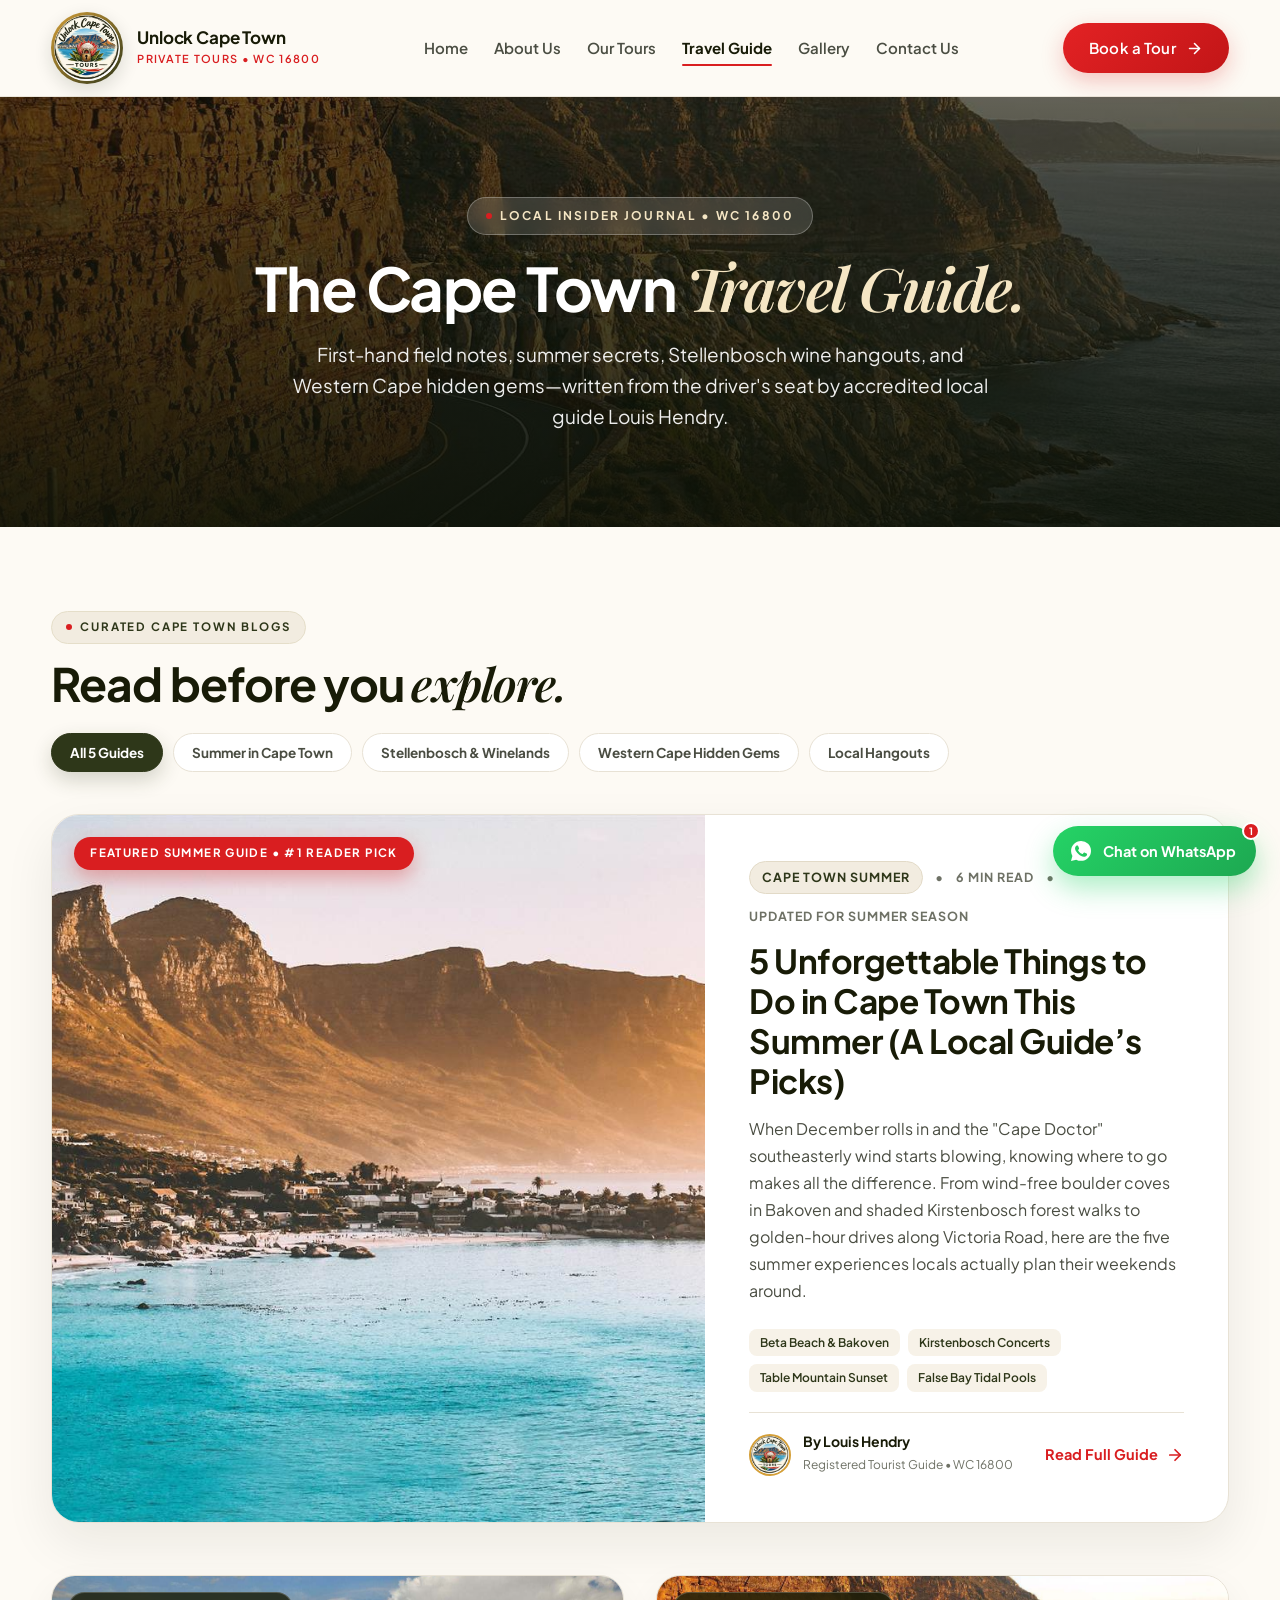
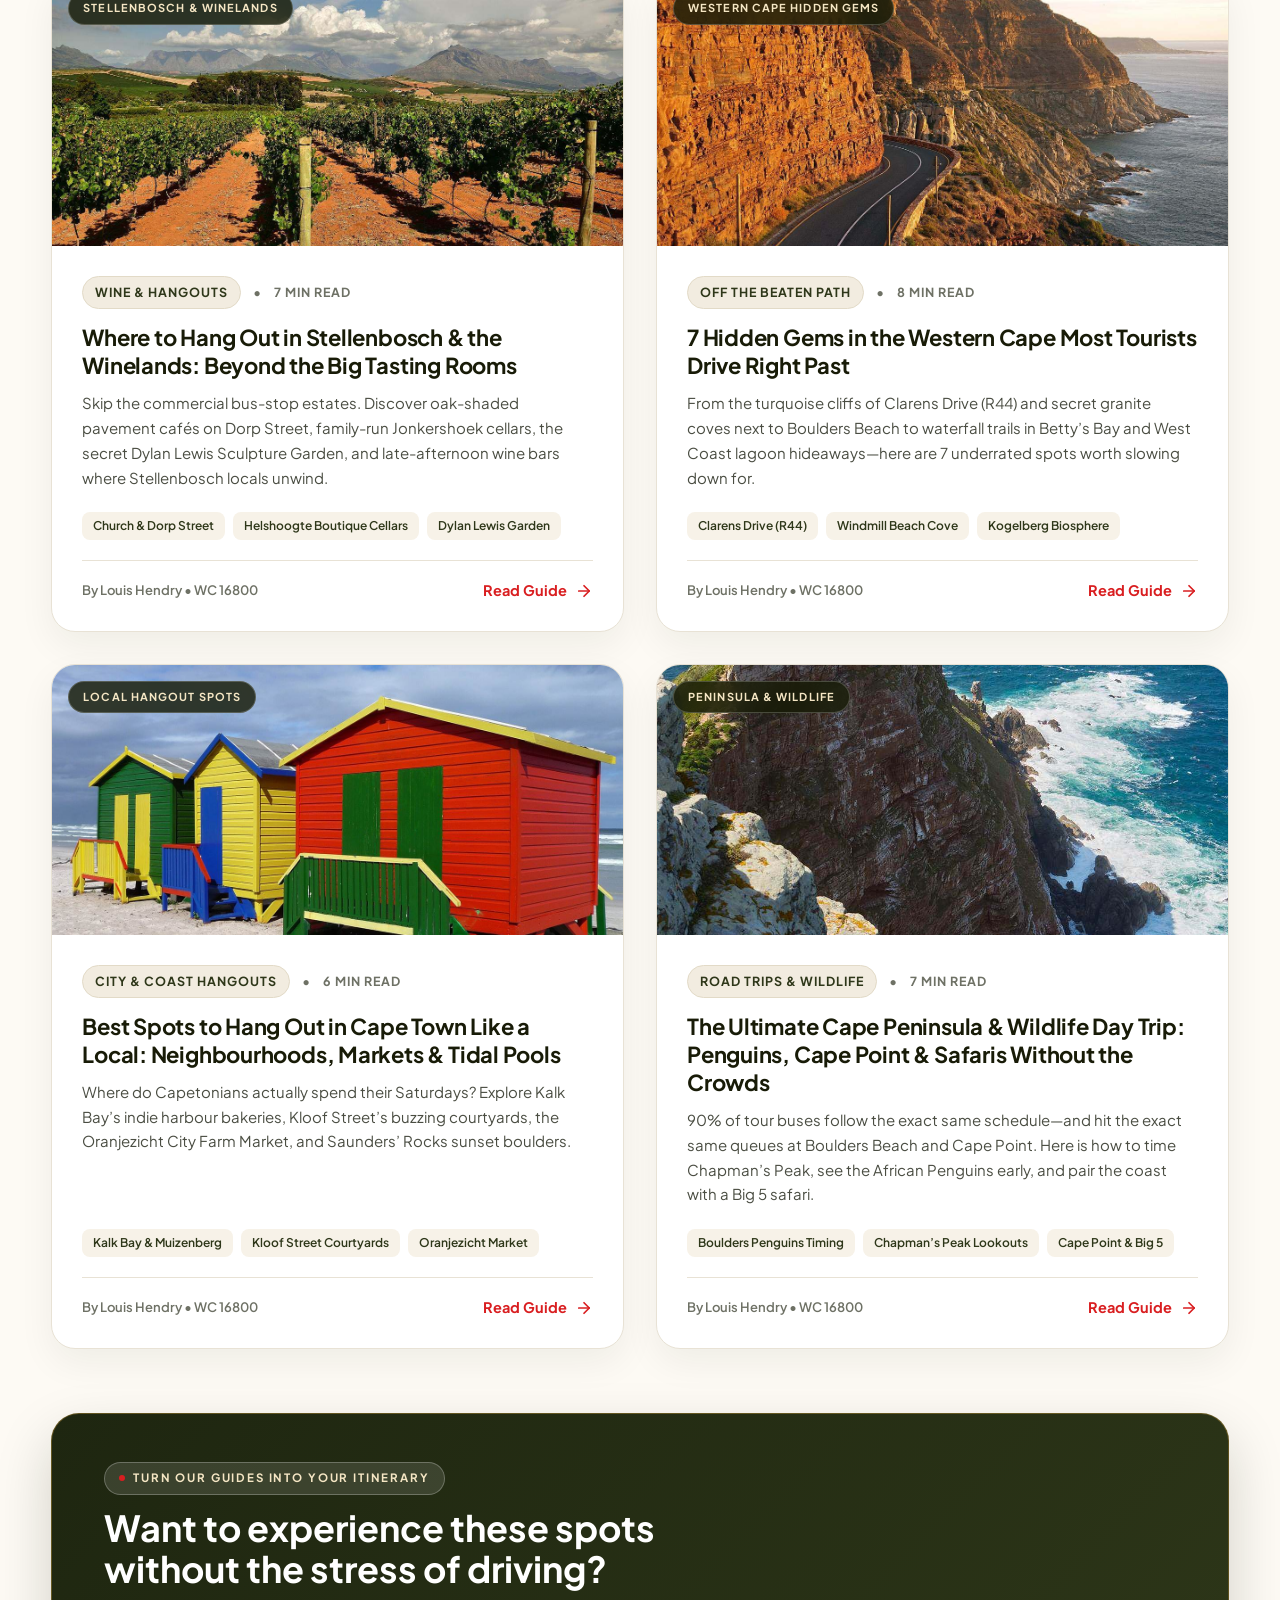
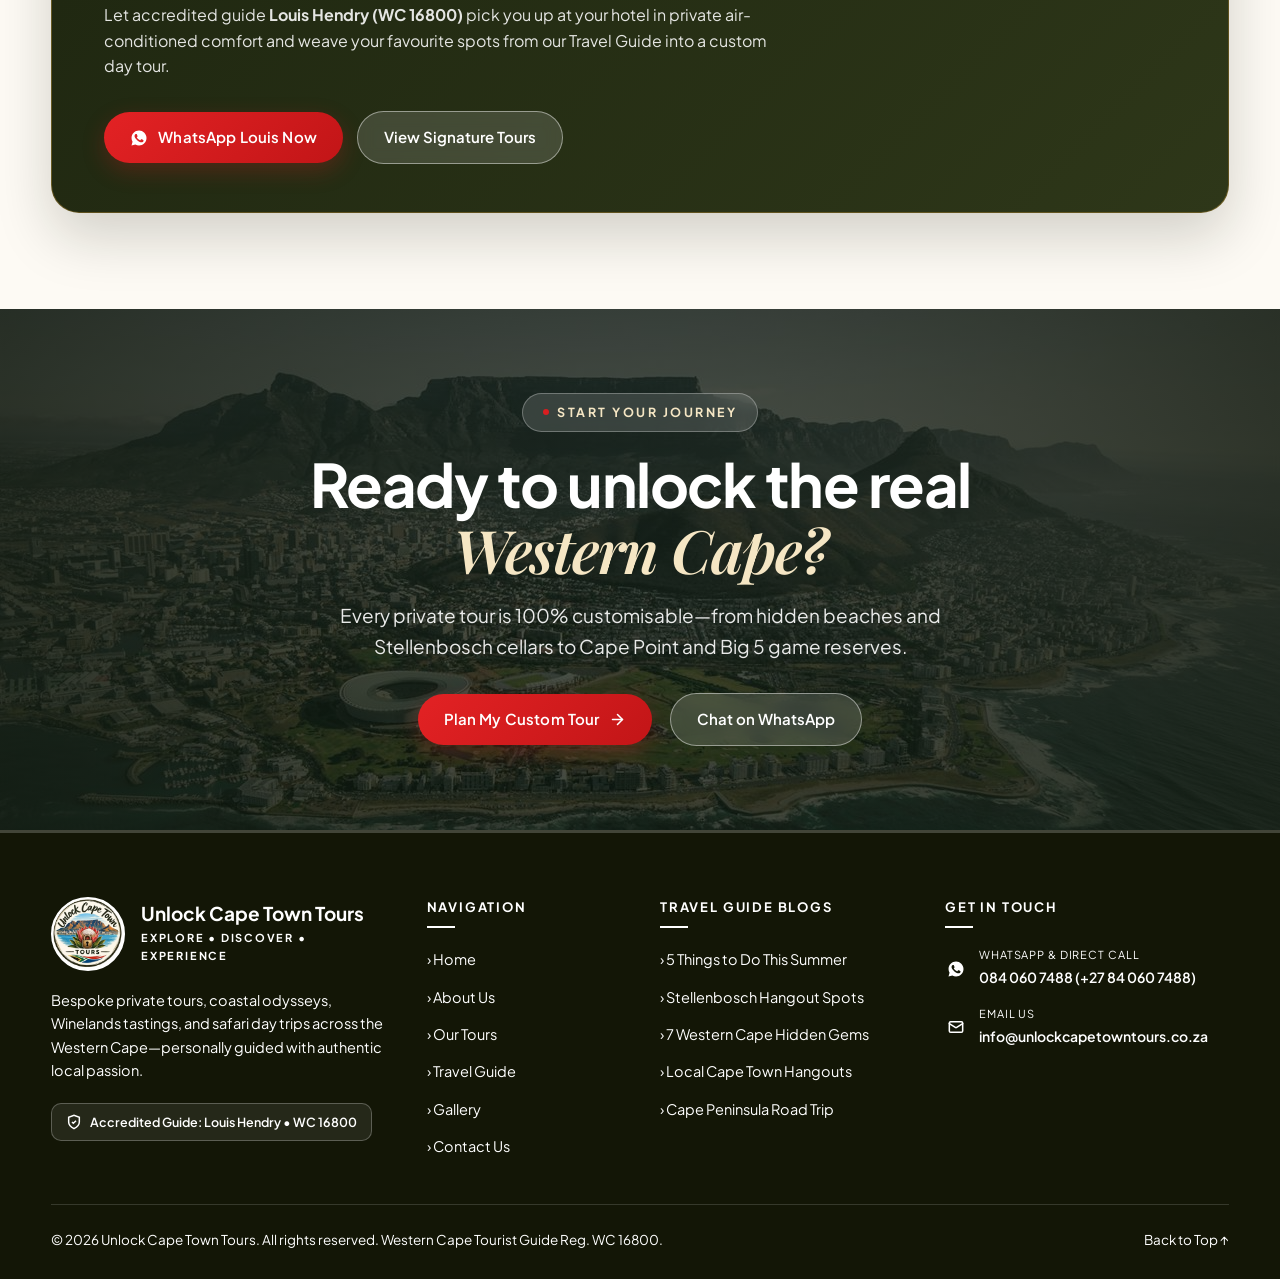
<file: travel-guide.html>
<!DOCTYPE html>
<html lang="en">
<head>
  <meta charset="UTF-8" />
  <meta name="viewport" content="width=device-width, initial-scale=1.0" />
  <title>Cape Town &amp; Western Cape Travel Guide — Local Tips, Hidden Gems &amp; Summer Spots | Unlock Cape Town Tours</title>
  <meta name="description" content="Explore our local Cape Town Travel Guide by accredited guide Louis Hendry (WC 16800). Discover 5 things to do in Cape Town this summer, Stellenbosch hangout spots, Western Cape hidden gems, and Peninsula road trips." />
  <meta name="keywords" content="Cape Town travel guide, things to do in Cape Town this summer, Stellenbosch hangout spots, Western Cape hidden gems, local spots Cape Town, Cape Peninsula road trip" />
  <meta property="og:title" content="Cape Town &amp; Western Cape Travel Guide — Local Insider Blogs" />
  <meta property="og:description" content="Skip the tourist traps. Read local guides on Cape Town summer activities, Stellenbosch wine hangouts, and Western Cape hidden gems." />
  <meta property="og:image" content="assets/images/cape-town-aerial.jpg" />
  <meta property="og:type" content="website" />
  <link rel="icon" type="image/png" href="assets/logo.png" />

  <!-- Google Fonts: Plus Jakarta Sans + Playfair Display for editorial flavor -->
  <link rel="preconnect" href="https://fonts.googleapis.com" />
  <link rel="preconnect" href="https://fonts.gstatic.com" crossorigin />
  <link href="https://fonts.googleapis.com/css2?family=Playfair+Display:ital,wght@0,600;0,700;1,500;1,600&family=Plus+Jakarta+Sans:wght@400;500;600;700&display=swap" rel="stylesheet" />

  <!-- Structured Data for SEO -->
  <script type="application/ld+json">
  {
    "@context": "https://schema.org",
    "@type": "Blog",
    "name": "Unlock Cape Town Travel Guide",
    "description": "Authentic local travel guides covering things to do in Cape Town in summer, Stellenbosch hangout spots, Western Cape hidden gems, and Cape Peninsula itineraries.",
    "author": {
      "@type": "Person",
      "name": "Louis Hendry",
      "jobTitle": "Accredited Western Cape Tourist Guide (WC 16800)"
    },
    "publisher": {
      "@type": "TravelAgency",
      "name": "Unlock Cape Town Tours",
      "url": "https://www.unlockcapetowntours.co.za"
    }
  }
  </script>

  <style>
    :root {
      --bg-cream: #FDFAF4;
      --bg-cream-alt: #F7F2E8;
      --bg-white: #FFFFFF;
      --olive-dark: #181B07;
      --olive-deep: #131606;
      --olive-banner: #2E3719;
      --olive-soft: #3D4823;
      --red-brand: #D91E20;
      --red-hover: #B51517;
      --gold-accent: #D49F38;
      --gold-soft: #F5E6C4;
      --text-body: #4A4D42;
      --text-muted: #6E7165;
      --border-light: #E8E2D5;
      --badge-beige: #F2ECE0;
      --font-sans: 'Plus Jakarta Sans', -apple-system, BlinkMacSystemFont, sans-serif;
      --font-serif: 'Playfair Display', Georgia, serif;
    }

    *, *::before, *::after {
      box-sizing: border-box;
      margin: 0;
      padding: 0;
    }

    html {
      scroll-behavior: smooth;
    }

    body {
      font-family: var(--font-sans);
      background-color: var(--bg-cream);
      color: var(--olive-dark);
      line-height: 1.65;
      font-size: 16px;
      -webkit-font-smoothing: antialiased;
      overflow-x: hidden;
    }

    a {
      text-decoration: none;
      color: inherit;
      transition: all 0.25s ease;
    }

    img {
      display: block;
      max-width: 100%;
    }

    .container {
      max-width: 1320px;
      width: 92%;
      margin: 0 auto;
    }

    .serif-accent {
      font-family: var(--font-serif);
      font-style: italic;
      font-weight: 600;
    }

    .wa-official-icon {
      fill: currentColor !important;
      stroke: none !important;
      flex-shrink: 0;
    }

    /* Buttons */
    .btn-red {
      display: inline-flex;
      align-items: center;
      justify-content: center;
      gap: 10px;
      background: linear-gradient(135deg, #E32224 0%, #C21517 100%);
      color: #FFFFFF;
      font-weight: 600;
      font-size: 15px;
      letter-spacing: 0.01em;
      padding: 13px 26px;
      border-radius: 999px;
      border: none;
      cursor: pointer;
      box-shadow: 0 8px 22px rgba(217, 30, 32, 0.25);
      transition: all 0.25s ease;
      white-space: nowrap;
    }

    .btn-red:hover {
      background: linear-gradient(135deg, #C9181A 0%, #A31012 100%);
      transform: translateY(-2px);
      box-shadow: 0 12px 28px rgba(217, 30, 32, 0.35);
    }

    .btn-red svg:not(.wa-official-icon) {
      width: 17px;
      height: 17px;
      stroke-width: 2.2;
      transition: transform 0.25s ease;
    }

    .btn-red:hover svg:not(.wa-official-icon) {
      transform: translateX(3px);
    }

    .btn-outline-cream {
      display: inline-flex;
      align-items: center;
      justify-content: center;
      gap: 10px;
      background: rgba(255, 255, 255, 0.14);
      color: #FFFFFF;
      font-weight: 600;
      font-size: 15px;
      padding: 13px 26px;
      border-radius: 999px;
      border: 1.5px solid rgba(255, 255, 255, 0.45);
      backdrop-filter: blur(8px);
      transition: all 0.25s ease;
    }

    .btn-outline-cream:hover {
      background: #FFFFFF;
      color: var(--olive-dark);
      transform: translateY(-2px);
    }

    .section-pill {
      display: inline-flex;
      align-items: center;
      gap: 8px;
      padding: 6px 14px;
      border-radius: 999px;
      background-color: var(--badge-beige);
      border: 1px solid #E5DEC9;
      font-size: 11.5px;
      font-weight: 700;
      letter-spacing: 0.16em;
      text-transform: uppercase;
      color: var(--olive-banner);
      margin-bottom: 14px;
    }

    .section-pill-dot {
      width: 6px;
      height: 6px;
      border-radius: 50%;
      background-color: var(--red-brand);
    }

    /* ==================== HEADER / NAVBAR ==================== */
    .site-header {
      background-color: rgba(253, 250, 244, 0.96);
      backdrop-filter: blur(12px);
      -webkit-backdrop-filter: blur(12px);
      padding: 12px 0;
      position: sticky;
      top: 0;
      z-index: 1000;
      border-bottom: 1px solid rgba(232, 226, 213, 0.8);
    }

    .header-inner {
      display: flex;
      align-items: center;
      justify-content: space-between;
      gap: 20px;
      position: relative;
    }

    .header-brand {
      display: flex;
      align-items: center;
      gap: 14px;
      flex-shrink: 0;
    }

    .header-logo-wrap {
      width: 72px;
      height: 72px;
      border-radius: 50%;
      padding: 3px;
      background: linear-gradient(135deg, var(--gold-accent), var(--olive-banner));
      box-shadow: 0 6px 18px rgba(24, 27, 7, 0.14);
      flex-shrink: 0;
      transition: transform 0.3s ease;
    }

    .header-brand:hover .header-logo-wrap {
      transform: scale(1.04);
    }

    .header-logo {
      width: 100%;
      height: 100%;
      border-radius: 50%;
      object-fit: cover;
      background-color: var(--bg-cream);
    }

    .header-brand-text {
      display: flex;
      flex-direction: column;
    }

    .header-brand-name {
      font-size: 17px;
      font-weight: 700;
      color: var(--olive-dark);
      letter-spacing: -0.01em;
      line-height: 1.15;
    }

    .header-brand-sub {
      font-size: 11px;
      font-weight: 600;
      letter-spacing: 0.12em;
      text-transform: uppercase;
      color: var(--red-brand);
      margin-top: 2px;
    }

    .main-nav {
      display: flex;
      align-items: center;
      gap: 26px;
    }

    .main-nav a {
      font-size: 15px;
      font-weight: 600;
      color: var(--text-body);
      padding: 6px 0;
      position: relative;
    }

    .main-nav a::after {
      content: '';
      position: absolute;
      left: 0;
      bottom: 0;
      width: 0;
      height: 2.5px;
      background-color: var(--red-brand);
      border-radius: 2px;
      transition: width 0.25s ease;
    }

    .main-nav a.active {
      color: var(--olive-dark);
      font-weight: 700;
    }

    .main-nav a.active::after,
    .main-nav a:hover::after {
      width: 100%;
    }

    .main-nav a:hover {
      color: var(--olive-dark);
    }

    .header-actions {
      display: flex;
      align-items: center;
      gap: 12px;
    }

    .mobile-menu-toggle {
      display: none;
      width: 44px;
      height: 44px;
      border-radius: 12px;
      border: 1px solid var(--border-light);
      background: #FFFFFF;
      color: var(--olive-dark);
      align-items: center;
      justify-content: center;
      cursor: pointer;
      transition: all 0.2s ease;
    }

    /* ==================== PAGE COVER HERO ==================== */
    .page-cover {
      position: relative;
      min-height: 430px;
      display: flex;
      align-items: center;
      justify-content: center;
      padding: 80px 0 74px;
      overflow: hidden;
      text-align: center;
      color: #FFFFFF;
      background-color: var(--olive-deep);
    }

    .page-cover-bg {
      position: absolute;
      inset: 0;
      width: 100%;
      height: 100%;
      object-fit: cover;
      object-position: center 42%;
      transform: scale(1.02);
    }

    .page-cover::before {
      content: '';
      position: absolute;
      inset: 0;
      background: linear-gradient(
        180deg,
        rgba(14, 19, 8, 0.64) 0%,
        rgba(14, 19, 8, 0.78) 60%,
        rgba(14, 19, 8, 0.92) 100%
      );
      z-index: 1;
    }

    .page-cover-content {
      position: relative;
      z-index: 2;
      max-width: 860px;
      margin: 0 auto;
    }

    .cover-pill {
      display: inline-flex;
      align-items: center;
      gap: 8px;
      padding: 8px 18px;
      border-radius: 999px;
      background: rgba(255, 255, 255, 0.14);
      backdrop-filter: blur(8px);
      border: 1px solid rgba(255, 255, 255, 0.28);
      color: var(--gold-soft);
      font-size: 12px;
      font-weight: 700;
      letter-spacing: 0.18em;
      text-transform: uppercase;
      margin-bottom: 20px;
    }

    .page-cover h1 {
      font-size: clamp(36px, 5vw, 60px);
      font-weight: 700;
      line-height: 1.08;
      letter-spacing: -0.025em;
      margin-bottom: 18px;
      color: #FFFFFF;
    }

    .page-cover h1 .serif-accent {
      color: var(--gold-soft);
    }

    .page-cover p {
      font-size: clamp(16px, 1.8vw, 19px);
      color: rgba(255, 255, 255, 0.92);
      max-width: 720px;
      margin: 0 auto;
      line-height: 1.65;
    }

    /* ==================== ELEVATED TAGLINE STRIP ==================== */
    .tagline-banner {
      background: linear-gradient(135deg, #252D13 0%, #353E1E 50%, #222910 100%);
      padding: 22px 0;
      position: relative;
      overflow: hidden;
      border-top: 1px solid rgba(212, 159, 56, 0.25);
      border-bottom: 1px solid rgba(212, 159, 56, 0.25);
    }

    .tagline-inner {
      display: flex;
      align-items: center;
      justify-content: center;
      flex-wrap: wrap;
      gap: 20px;
    }

    .tagline-word {
      font-family: var(--font-serif);
      font-size: 20px;
      font-weight: 600;
      color: #FFFFFF;
      letter-spacing: 0.02em;
    }

    .tagline-word.italic-word {
      font-style: italic;
      color: var(--gold-soft);
    }

    .tagline-sep {
      width: 6px;
      height: 6px;
      border-radius: 50%;
      background-color: var(--gold-accent);
      opacity: 0.7;
    }

    /* ==================== TRAVEL GUIDE HUB SECTION ==================== */
    .guide-hub-section {
      padding: 84px 0 96px;
    }

    .guide-hub-top {
      display: flex;
      align-items: flex-end;
      justify-content: space-between;
      flex-wrap: wrap;
      gap: 24px;
      margin-bottom: 42px;
    }

    .guide-hub-top h2 {
      font-size: clamp(30px, 3.8vw, 46px);
      font-weight: 700;
      line-height: 1.12;
      letter-spacing: -0.02em;
    }

    .guide-filter-bar {
      display: flex;
      align-items: center;
      flex-wrap: wrap;
      gap: 10px;
    }

    .guide-filter-btn {
      padding: 10px 18px;
      border-radius: 999px;
      border: 1px solid var(--border-light);
      background: #FFFFFF;
      color: var(--text-body);
      font-family: inherit;
      font-size: 13.5px;
      font-weight: 700;
      cursor: pointer;
      transition: all 0.22s ease;
    }

    .guide-filter-btn:hover,
    .guide-filter-btn.active {
      background: var(--olive-banner);
      color: #FFFFFF;
      border-color: var(--olive-banner);
      box-shadow: 0 8px 20px rgba(46, 55, 25, 0.2);
    }

    /* Featured Lead Article */
    .featured-blog-card {
      display: grid;
      grid-template-columns: 1.25fr 1fr;
      background: #FFFFFF;
      border-radius: 28px;
      overflow: hidden;
      border: 1px solid var(--border-light);
      box-shadow: 0 20px 50px rgba(24, 27, 7, 0.08);
      margin-bottom: 52px;
      transition: transform 0.3s ease, box-shadow 0.3s ease;
    }

    .featured-blog-card:hover {
      transform: translateY(-4px);
      box-shadow: 0 26px 60px rgba(24, 27, 7, 0.13);
    }

    .featured-blog-media {
      position: relative;
      min-height: 440px;
      overflow: hidden;
    }

    .featured-blog-media img {
      width: 100%;
      height: 100%;
      object-fit: cover;
      transition: transform 0.6s ease;
    }

    .featured-blog-card:hover .featured-blog-media img {
      transform: scale(1.04);
    }

    .featured-badge-float {
      position: absolute;
      top: 22px;
      left: 22px;
      background: var(--red-brand);
      color: #FFFFFF;
      padding: 7px 16px;
      border-radius: 999px;
      font-size: 11.5px;
      font-weight: 700;
      letter-spacing: 0.12em;
      text-transform: uppercase;
      box-shadow: 0 8px 20px rgba(217, 30, 32, 0.35);
    }

    .featured-blog-body {
      padding: 46px 44px;
      display: flex;
      flex-direction: column;
      justify-content: center;
    }

    .blog-meta-row {
      display: flex;
      align-items: center;
      flex-wrap: wrap;
      gap: 12px;
      font-size: 12.5px;
      font-weight: 700;
      color: var(--text-muted);
      text-transform: uppercase;
      letter-spacing: 0.08em;
      margin-bottom: 14px;
    }

    .blog-cat-pill {
      background: var(--badge-beige);
      color: var(--olive-banner);
      padding: 5px 12px;
      border-radius: 999px;
      border: 1px solid #E2DAC7;
    }

    .featured-blog-body h3 {
      font-size: clamp(24px, 2.6vw, 34px);
      font-weight: 700;
      line-height: 1.2;
      color: var(--olive-dark);
      margin-bottom: 16px;
      letter-spacing: -0.015em;
    }

    .featured-blog-body p {
      font-size: 16px;
      color: var(--text-body);
      line-height: 1.68;
      margin-bottom: 24px;
    }

    .blog-author-strip {
      display: flex;
      align-items: center;
      justify-content: space-between;
      flex-wrap: wrap;
      gap: 16px;
      padding-top: 20px;
      border-top: 1px solid var(--border-light);
    }

    .blog-author-info {
      display: flex;
      align-items: center;
      gap: 12px;
    }

    .blog-author-info img {
      width: 42px;
      height: 42px;
      border-radius: 50%;
      object-fit: cover;
      border: 2px solid var(--gold-accent);
    }

    .blog-author-info strong {
      display: block;
      font-size: 14px;
      color: var(--olive-dark);
      line-height: 1.2;
    }

    .blog-author-info span {
      font-size: 12px;
      color: var(--text-muted);
    }

    .read-guide-btn {
      display: inline-flex;
      align-items: center;
      gap: 8px;
      font-size: 14.5px;
      font-weight: 700;
      color: var(--red-brand);
    }

    .read-guide-btn svg {
      width: 18px;
      height: 18px;
      transition: transform 0.25s ease;
    }

    .featured-blog-card:hover .read-guide-btn svg,
    .blog-card:hover .read-guide-btn svg {
      transform: translateX(4px);
    }

    /* Grid for Remaining Blogs */
    .blog-grid {
      display: grid;
      grid-template-columns: repeat(2, 1fr);
      gap: 32px;
    }

    .blog-card {
      background: #FFFFFF;
      border-radius: 24px;
      overflow: hidden;
      border: 1px solid var(--border-light);
      box-shadow: 0 14px 36px rgba(24, 27, 7, 0.06);
      display: flex;
      flex-direction: column;
      transition: transform 0.3s ease, box-shadow 0.3s ease;
    }

    .blog-card:hover {
      transform: translateY(-5px);
      box-shadow: 0 22px 48px rgba(24, 27, 7, 0.12);
    }

    .blog-card-media {
      position: relative;
      height: 270px;
      overflow: hidden;
    }

    .blog-card-media img {
      width: 100%;
      height: 100%;
      object-fit: cover;
      transition: transform 0.55s ease;
    }

    .blog-card:hover .blog-card-media img {
      transform: scale(1.05);
    }

    .blog-card-tag {
      position: absolute;
      top: 16px;
      left: 16px;
      background: rgba(24, 27, 7, 0.82);
      backdrop-filter: blur(8px);
      color: var(--gold-soft);
      padding: 6px 14px;
      border-radius: 999px;
      font-size: 11px;
      font-weight: 700;
      letter-spacing: 0.1em;
      text-transform: uppercase;
      border: 1px solid rgba(255, 255, 255, 0.2);
    }

    .blog-card-body {
      padding: 30px 30px 28px;
      display: flex;
      flex-direction: column;
      flex: 1;
    }

    .blog-card-body h3 {
      font-size: 22px;
      font-weight: 700;
      line-height: 1.28;
      color: var(--olive-dark);
      margin-bottom: 12px;
      letter-spacing: -0.01em;
    }

    .blog-card-body p {
      font-size: 15px;
      color: var(--text-body);
      line-height: 1.65;
      margin-bottom: 22px;
      flex: 1;
    }

    .blog-card-highlights {
      display: flex;
      flex-wrap: wrap;
      gap: 8px;
      margin-bottom: 20px;
    }

    .blog-mini-tag {
      font-size: 12px;
      font-weight: 600;
      color: var(--olive-banner);
      background: var(--bg-cream-alt);
      padding: 4px 11px;
      border-radius: 8px;
    }

    .blog-card-footer {
      display: flex;
      align-items: center;
      justify-content: space-between;
      padding-top: 18px;
      border-top: 1px solid var(--border-light);
    }

    .blog-read-time {
      font-size: 13px;
      font-weight: 600;
      color: var(--text-muted);
    }

    /* Mid-page Bespoke Itinerary CTA Strip */
    .guide-cta-box {
      margin-top: 64px;
      background: linear-gradient(135deg, #1E2610 0%, #2E3719 100%);
      border-radius: 28px;
      padding: 48px 52px;
      color: #FFFFFF;
      display: flex;
      align-items: center;
      justify-content: space-between;
      flex-wrap: wrap;
      gap: 32px;
      border: 1px solid rgba(212, 159, 56, 0.35);
      box-shadow: 0 24px 56px rgba(19, 22, 6, 0.18);
    }

    .guide-cta-text {
      max-width: 680px;
    }

    .guide-cta-text h3 {
      font-size: clamp(26px, 3vw, 36px);
      font-weight: 700;
      line-height: 1.15;
      margin-bottom: 12px;
    }

    .guide-cta-text p {
      font-size: 16px;
      color: rgba(255, 255, 255, 0.88);
      line-height: 1.62;
    }

    .guide-cta-actions {
      display: flex;
      align-items: center;
      flex-wrap: wrap;
      gap: 14px;
    }

    /* ==================== BOTTOM SCENIC BANNER ==================== */
    .story-banner {
      position: relative;
      min-height: 460px;
      display: flex;
      align-items: center;
      justify-content: center;
      overflow: hidden;
      padding: 84px 0;
      text-align: center;
    }

    .story-banner-bg {
      position: absolute;
      inset: 0;
      width: 100%;
      height: 100%;
      object-fit: cover;
      object-position: center 45%;
    }

    .story-banner::before {
      content: '';
      position: absolute;
      inset: 0;
      background: radial-gradient(
        circle at 50% 50%,
        rgba(15, 22, 10, 0.72) 0%,
        rgba(15, 22, 10, 0.88) 100%
      );
      z-index: 1;
    }

    .story-content {
      position: relative;
      z-index: 2;
      color: #FFFFFF;
      max-width: 860px;
      margin: 0 auto;
    }

    .story-pill {
      display: inline-flex;
      align-items: center;
      justify-content: center;
      gap: 8px;
      background: rgba(255, 255, 255, 0.14);
      backdrop-filter: blur(8px);
      border: 1px solid rgba(255, 255, 255, 0.28);
      color: var(--gold-soft);
      padding: 8px 20px;
      border-radius: 999px;
      font-size: 12.5px;
      font-weight: 700;
      letter-spacing: 0.2em;
      text-transform: uppercase;
      margin-bottom: 20px;
    }

    .story-content h2 {
      font-size: clamp(36px, 5vw, 60px);
      font-weight: 700;
      line-height: 1.08;
      letter-spacing: -0.025em;
      margin-bottom: 18px;
    }

    .story-sub {
      font-size: clamp(16px, 1.8vw, 19px);
      color: rgba(255, 255, 255, 0.9);
      max-width: 640px;
      margin: 0 auto 32px;
      line-height: 1.6;
    }

    .story-actions {
      display: flex;
      align-items: center;
      justify-content: center;
      flex-wrap: wrap;
      gap: 18px;
    }

    /* ==================== FOOTER ==================== */
    .site-footer {
      background-color: var(--olive-deep);
      color: #FFFFFF;
      padding: 64px 0 28px;
      border-top: 3px solid rgba(255, 255, 255, 0.2);
    }

    .footer-grid {
      display: grid;
      grid-template-columns: 1.3fr 0.75fr 0.95fr 1.1fr;
      gap: 40px;
      padding-bottom: 44px;
      border-bottom: 1px solid rgba(255, 255, 255, 0.15);
    }

    .footer-brand-head {
      display: flex;
      align-items: center;
      gap: 16px;
      margin-bottom: 18px;
    }

    .footer-brand-head img {
      width: 74px;
      height: 74px;
      border-radius: 50%;
      object-fit: cover;
      border: 2px solid #FFFFFF;
      background: var(--bg-cream);
      flex-shrink: 0;
    }

    .footer-brand-title {
      font-size: 19px;
      font-weight: 700;
      color: #FFFFFF;
      line-height: 1.2;
      margin-bottom: 4px;
    }

    .footer-brand-sub {
      font-size: 11px;
      font-weight: 700;
      letter-spacing: 0.16em;
      text-transform: uppercase;
      color: #FFFFFF;
    }

    .footer-bio {
      font-size: 14.5px;
      color: #FFFFFF;
      line-height: 1.62;
      margin-bottom: 20px;
    }

    .footer-accreditation {
      display: inline-flex;
      align-items: center;
      gap: 8px;
      padding: 8px 14px;
      border-radius: 10px;
      background: rgba(255, 255, 255, 0.08);
      border: 1px solid rgba(255, 255, 255, 0.25);
      color: #FFFFFF;
      font-size: 12.5px;
      font-weight: 600;
    }

    .footer-col-title {
      font-size: 13px;
      font-weight: 700;
      text-transform: uppercase;
      letter-spacing: 0.14em;
      color: #FFFFFF;
      margin-bottom: 18px;
      position: relative;
      padding-bottom: 10px;
    }

    .footer-col-title::after {
      content: '';
      position: absolute;
      left: 0;
      bottom: 0;
      width: 28px;
      height: 2px;
      background-color: #FFFFFF;
    }

    .footer-links {
      list-style: none;
      display: flex;
      flex-direction: column;
      gap: 11px;
    }

    .footer-links a {
      font-size: 14.5px;
      color: #FFFFFF;
      display: inline-flex;
      align-items: center;
      gap: 8px;
    }

    .footer-links a:hover {
      opacity: 0.85;
      transform: translateX(4px);
    }

    .footer-contact-cards {
      display: flex;
      flex-direction: column;
      gap: 14px;
      margin-bottom: 22px;
    }

    .footer-contact-item {
      display: flex;
      align-items: center;
      gap: 12px;
    }

    .contact-dot {
      width: 22px;
      height: 22px;
      display: inline-flex;
      align-items: center;
      justify-content: center;
      color: #FFFFFF;
      flex-shrink: 0;
    }

    .footer-contact-info small {
      display: block;
      font-size: 11px;
      text-transform: uppercase;
      letter-spacing: 0.08em;
      color: #FFFFFF;
    }

    .footer-contact-info strong {
      font-size: 14px;
      font-weight: 600;
      color: #FFFFFF;
    }

    .footer-socials {
      display: flex;
      align-items: center;
      gap: 12px;
    }

    .social-circle {
      width: 40px;
      height: 40px;
      border-radius: 50%;
      display: inline-flex;
      align-items: center;
      justify-content: center;
      color: #FFFFFF;
      border: 1px solid rgba(255, 255, 255, 0.3);
    }

    .social-circle:hover {
      transform: translateY(-3px);
      background: rgba(255, 255, 255, 0.18);
      border-color: #FFFFFF;
    }

    .footer-bottom {
      padding-top: 24px;
      display: flex;
      align-items: center;
      justify-content: space-between;
      flex-wrap: wrap;
      gap: 16px;
      font-size: 13.5px;
      color: #FFFFFF;
    }

    .nav-mobile-cta {
      display: none;
    }

    /* ==================== FLOATING WHATSAPP CHATBOT ==================== */
    .wa-chatbot {
      position: fixed;
      bottom: 24px;
      right: 24px;
      z-index: 9999;
      font-family: var(--font-sans);
    }

    .wa-chat-window {
      position: absolute;
      bottom: 76px;
      right: 0;
      width: 360px;
      max-width: calc(100vw - 32px);
      background: #FFFFFF;
      border-radius: 22px;
      box-shadow: 0 22px 54px rgba(15, 20, 8, 0.26);
      border: 1px solid rgba(232, 226, 213, 0.9);
      overflow: hidden;
      opacity: 0;
      visibility: hidden;
      transform: translateY(16px) scale(0.96);
      transform-origin: bottom right;
      transition: all 0.28s cubic-bezier(0.16, 1, 0.3, 1);
    }

    .wa-chatbot.open .wa-chat-window {
      opacity: 1;
      visibility: visible;
      transform: translateY(0) scale(1);
    }

    .wa-chat-header {
      background: linear-gradient(135deg, #1E2610 0%, #2E3719 100%);
      color: #FFFFFF;
      padding: 16px 18px;
      display: flex;
      align-items: center;
      justify-content: space-between;
      gap: 12px;
      border-bottom: 2px solid var(--gold-accent);
    }

    .wa-chat-profile {
      display: flex;
      align-items: center;
      gap: 12px;
    }

    .wa-chat-avatar-wrap {
      position: relative;
      width: 46px;
      height: 46px;
      flex-shrink: 0;
    }

    .wa-chat-avatar-wrap img {
      width: 100%;
      height: 100%;
      border-radius: 50%;
      object-fit: cover;
      border: 2px solid var(--gold-accent);
      background: var(--bg-cream);
    }

    .wa-online-dot {
      position: absolute;
      bottom: 1px;
      right: 1px;
      width: 12px;
      height: 12px;
      border-radius: 50%;
      background-color: #25D366;
      border: 2px solid #1E2610;
    }

    .wa-chat-profile-info strong {
      display: block;
      font-size: 15px;
      font-weight: 700;
      color: #FFFFFF;
      line-height: 1.2;
    }

    .wa-chat-profile-info span {
      font-size: 11.5px;
      color: var(--gold-soft);
      font-weight: 500;
    }

    .wa-chat-close {
      background: rgba(255, 255, 255, 0.12);
      border: none;
      color: #FFFFFF;
      width: 30px;
      height: 30px;
      border-radius: 50%;
      cursor: pointer;
      display: flex;
      align-items: center;
      justify-content: center;
      font-size: 18px;
    }

    .wa-chat-body {
      background-color: #F4EFE6;
      padding: 18px 16px 14px;
      max-height: 320px;
      overflow-y: auto;
    }

    .wa-msg-bubble {
      background: #FFFFFF;
      border-radius: 4px 16px 16px 16px;
      padding: 12px 14px;
      box-shadow: 0 4px 12px rgba(0, 0, 0, 0.05);
      font-size: 13.5px;
      color: var(--olive-dark);
      line-height: 1.5;
      margin-bottom: 14px;
      border: 1px solid #E8E2D5;
    }

    .wa-msg-sender {
      font-size: 11px;
      font-weight: 700;
      color: var(--olive-banner);
      margin-bottom: 4px;
      display: flex;
      align-items: center;
      justify-content: space-between;
    }

    .wa-quick-label {
      font-size: 11px;
      font-weight: 700;
      text-transform: uppercase;
      letter-spacing: 0.1em;
      color: var(--text-muted);
      margin-bottom: 8px;
      display: block;
    }

    .wa-quick-chips {
      display: flex;
      flex-wrap: wrap;
      gap: 7px;
    }

    .wa-chip {
      background: #FFFFFF;
      border: 1px solid #DED6C6;
      border-radius: 999px;
      padding: 6px 12px;
      font-size: 12px;
      font-weight: 600;
      color: var(--olive-dark);
      cursor: pointer;
      transition: all 0.2s ease;
      font-family: inherit;
    }

    .wa-chip:hover {
      background: var(--olive-banner);
      color: #FFFFFF;
      border-color: var(--olive-banner);
    }

    .wa-chat-footer {
      padding: 12px 14px;
      background: #FFFFFF;
      border-top: 1px solid #ECE6DA;
      display: flex;
      align-items: center;
      gap: 8px;
    }

    .wa-chat-input {
      flex: 1;
      border: 1px solid #DFD8C8;
      background: var(--bg-cream);
      border-radius: 999px;
      padding: 10px 14px;
      font-size: 14px;
      font-family: inherit;
      color: var(--olive-dark);
      outline: none;
    }

    .wa-chat-send {
      width: 40px;
      height: 40px;
      border-radius: 50%;
      background: #25D366;
      color: #FFFFFF;
      border: none;
      cursor: pointer;
      display: flex;
      align-items: center;
      justify-content: center;
      flex-shrink: 0;
    }

    .wa-launcher {
      display: inline-flex;
      align-items: center;
      gap: 10px;
      background: linear-gradient(135deg, #25D366 0%, #1DA851 100%);
      color: #FFFFFF;
      border: none;
      border-radius: 999px;
      padding: 13px 20px 13px 16px;
      font-family: inherit;
      font-size: 14.5px;
      font-weight: 700;
      cursor: pointer;
      box-shadow: 0 12px 28px rgba(37, 211, 102, 0.38);
      transition: all 0.25s ease;
      position: relative;
    }

    .wa-launcher svg {
      width: 24px;
      height: 24px;
    }

    .wa-launcher-badge {
      position: absolute;
      top: -4px;
      right: -4px;
      width: 18px;
      height: 18px;
      border-radius: 50%;
      background: var(--red-brand);
      color: #FFFFFF;
      font-size: 10px;
      font-weight: 700;
      display: flex;
      align-items: center;
      justify-content: center;
      border: 2px solid #FFFFFF;
    }

    @media (max-width: 1024px) {
      .featured-blog-card {
        grid-template-columns: 1fr;
      }
      .featured-blog-media {
        min-height: 320px;
      }
      .blog-grid {
        grid-template-columns: 1fr;
      }
      .footer-grid {
        grid-template-columns: 1fr 1fr;
      }
    }

    @media (max-width: 900px) {
      .mobile-menu-toggle {
        display: inline-flex;
      }
      .header-cta-desktop {
        display: none;
      }
      .main-nav {
        position: absolute;
        top: calc(100% + 12px);
        left: 0;
        right: 0;
        background: #FFFFFF;
        border: 1px solid var(--border-light);
        border-radius: 20px;
        box-shadow: 0 20px 48px rgba(24, 27, 7, 0.16);
        padding: 20px;
        flex-direction: column;
        align-items: stretch;
        gap: 6px;
        opacity: 0;
        visibility: hidden;
        transform: translateY(-10px);
        transition: all 0.25s ease;
        z-index: 1001;
      }
      .main-nav.open {
        opacity: 1;
        visibility: visible;
        transform: translateY(0);
      }
      .main-nav a {
        padding: 12px 16px;
        border-radius: 12px;
        font-size: 16px;
      }
      .main-nav a::after {
        display: none;
      }
      .main-nav a.active,
      .main-nav a:hover {
        background: var(--badge-beige);
      }
      .main-nav a.nav-mobile-cta {
        display: inline-flex;
        align-items: center;
        justify-content: center;
        gap: 8px;
        margin-top: 8px;
        background-color: var(--red-brand);
        color: #FFFFFF !important;
        font-weight: 700;
        text-align: center;
        box-shadow: 0 8px 20px rgba(227, 28, 19, 0.25);
      }
      .main-nav a.nav-mobile-cta:hover {
        background-color: var(--red-hover);
      }
    }

    @media (max-width: 680px) {
      .container {
        width: 100%;
        padding: 0 20px;
      }
      .site-header {
        padding: 12px 0;
      }
      .header-logo-wrap {
        width: 52px;
        height: 52px;
      }
      .header-brand {
        gap: 11px;
      }
      .header-brand-name {
        font-size: 15.5px;
      }
      .header-brand-sub {
        font-size: 10px;
      }
      .page-cover {
        min-height: 350px;
        padding: 48px 0 42px;
      }
      .guide-hub-section {
        padding: 44px 0 56px;
      }
      .guide-hub-top {
        margin-bottom: 24px;
        gap: 16px;
      }
      .guide-filter-bar {
        width: 100%;
        justify-content: flex-start;
        overflow-x: auto;
        flex-wrap: nowrap;
        padding-bottom: 6px;
        -webkit-overflow-scrolling: touch;
      }
      .guide-filter-btn {
        flex-shrink: 0;
        padding: 9px 15px;
        font-size: 13px;
      }
      .featured-blog-card {
        margin-bottom: 26px;
        border-radius: 22px;
      }
      .featured-blog-media {
        min-height: 220px;
        max-height: 250px;
      }
      .featured-blog-body {
        padding: 24px 20px;
      }
      .featured-blog-footer {
        flex-direction: column;
        align-items: flex-start;
        gap: 14px;
      }
      .blog-grid {
        gap: 22px;
      }
      .blog-card-media {
        height: 210px;
      }
      .blog-card-body {
        padding: 22px 20px 24px;
      }
      .guide-cta-box {
        margin-top: 40px;
        padding: 28px 20px;
        border-radius: 22px;
        gap: 20px;
      }
      .guide-cta-actions,
      .story-actions {
        flex-direction: column;
        width: 100%;
        gap: 12px;
      }
      .guide-cta-actions a,
      .story-actions a {
        width: 100%;
        justify-content: center;
      }
      .story-banner {
        min-height: 380px;
        padding: 56px 0;
      }
      .footer-grid {
        grid-template-columns: 1fr;
        gap: 30px;
        padding-bottom: 32px;
      }
      .footer-bottom {
        flex-direction: column;
        align-items: flex-start;
        gap: 12px;
      }
      .wa-chatbot {
        bottom: 16px;
        right: 16px;
      }
      .wa-launcher {
        padding: 12px 16px;
        font-size: 13.5px;
      }
      .wa-chat-input {
        font-size: 16px;
      }
      .site-footer {
        padding: 48px 0 92px;
      }
    }
  </style>
</head>
<body>

  <!-- ==================== HEADER ==================== -->
  <header class="site-header">
    <div class="container header-inner">
      <a href="home2.html" class="header-brand">
        <div class="header-logo-wrap">
          <img src="assets/logo.png" alt="Unlock Cape Town Tours Logo" class="header-logo" />
        </div>
        <div class="header-brand-text">
          <span class="header-brand-name">Unlock Cape Town</span>
          <span class="header-brand-sub">Private Tours • WC 16800</span>
        </div>
      </a>

      <nav class="main-nav" id="mainNav">
        <a href="home2.html">Home</a>
        <a href="about.html">About Us</a>
        <a href="tours.html">Our Tours</a>
        <a href="travel-guide.html" class="active">Travel Guide</a>
        <a href="gallery.html">Gallery</a>
        <a href="contact.html">Contact Us</a>
        <a href="https://wa.me/27840607488?text=Hello%20Louis!%20I%20would%20love%20to%20book%20a%20private%20Cape%20Town%20tour." target="_blank" rel="noopener" class="nav-mobile-cta">Book a Tour on WhatsApp →</a>
      </nav>

      <div class="header-actions">
        <a href="https://wa.me/27840607488?text=Hello%20Louis!%20I%20would%20love%20to%20book%20a%20private%20Cape%20Town%20tour." target="_blank" rel="noopener" class="btn-red header-cta-desktop">
          <span>Book a Tour</span>
          <svg viewBox="0 0 24 24" fill="none" stroke="currentColor" stroke-linecap="round" stroke-linejoin="round"><line x1="5" y1="12" x2="19" y2="12"/><polyline points="12 5 19 12 12 19"/></svg>
        </a>
        <button type="button" class="mobile-menu-toggle" id="mobileMenuToggle" aria-label="Toggle navigation menu" aria-expanded="false">
          <svg width="24" height="24" viewBox="0 0 24 24" fill="none" stroke="currentColor" stroke-width="2.2" stroke-linecap="round"><line x1="3" y1="6" x2="21" y2="6"/><line x1="3" y1="12" x2="21" y2="12"/><line x1="3" y1="18" x2="21" y2="18"/></svg>
        </button>
      </div>
    </div>
  </header>

  <!-- ==================== HERO COVER ==================== -->
  <section class="page-cover" id="top">
    <img src="assets/images/chapmans-peak.jpg" alt="Chapman's Peak Drive golden hour over the Atlantic coastline in Cape Town" class="page-cover-bg" />
    <div class="container page-cover-content">
      <div class="cover-pill">
        <span class="section-pill-dot"></span>
        <span>LOCAL INSIDER JOURNAL • WC 16800</span>
      </div>
      <h1>
        The Cape Town <span class="serif-accent">Travel Guide.</span>
      </h1>
      <p>
        First-hand field notes, summer secrets, Stellenbosch wine hangouts, and Western Cape hidden gems—written from the driver's seat by accredited local guide Louis Hendry.
      </p>
    </div>
  </section>

  <!-- ==================== TRAVEL GUIDE BLOG HUB ==================== -->
  <section class="guide-hub-section">
    <div class="container">
      <div class="guide-hub-top">
        <div>
          <div class="section-pill">
            <span class="section-pill-dot"></span>
            <span>CURATED CAPE TOWN BLOGS</span>
          </div>
          <h2>Read before you <span class="serif-accent">explore.</span></h2>
        </div>

        <div class="guide-filter-bar" role="tablist" aria-label="Filter Travel Guides">
          <button type="button" class="guide-filter-btn active" data-filter="all">All 5 Guides</button>
          <button type="button" class="guide-filter-btn" data-filter="summer">Summer in Cape Town</button>
          <button type="button" class="guide-filter-btn" data-filter="winelands">Stellenbosch &amp; Winelands</button>
          <button type="button" class="guide-filter-btn" data-filter="gems">Western Cape Hidden Gems</button>
          <button type="button" class="guide-filter-btn" data-filter="hangouts">Local Hangouts</button>
        </div>
      </div>

      <!-- BLOG 1: FEATURED SUMMER GUIDE -->
      <a href="blog-cape-town-summer.html" class="featured-blog-card" data-category="summer">
        <div class="featured-blog-media">
          <img src="assets/images/camps-bay-sunset.jpg" alt="Sunset over Camps Bay beach and the Twelve Apostles mountain range in summer" />
          <span class="featured-badge-float">Featured Summer Guide • #1 Reader Pick</span>
        </div>
        <div class="featured-blog-body">
          <div class="blog-meta-row">
            <span class="blog-cat-pill">Cape Town Summer</span>
            <span>•</span>
            <span>6 Min Read</span>
            <span>•</span>
            <span>Updated for Summer Season</span>
          </div>
          <h3>5 Unforgettable Things to Do in Cape Town This Summer (A Local Guide’s Picks)</h3>
          <p>
            When December rolls in and the "Cape Doctor" southeasterly wind starts blowing, knowing where to go makes all the difference. From wind-free boulder coves in Bakoven and shaded Kirstenbosch forest walks to golden-hour drives along Victoria Road, here are the five summer experiences locals actually plan their weekends around.
          </p>
          <div class="blog-card-highlights">
            <span class="blog-mini-tag">Beta Beach &amp; Bakoven</span>
            <span class="blog-mini-tag">Kirstenbosch Concerts</span>
            <span class="blog-mini-tag">Table Mountain Sunset</span>
            <span class="blog-mini-tag">False Bay Tidal Pools</span>
          </div>
          <div class="blog-author-strip">
            <div class="blog-author-info">
              <img src="assets/logo.png" alt="Louis Hendry" />
              <div>
                <strong>By Louis Hendry</strong>
                <span>Registered Tourist Guide • WC 16800</span>
              </div>
            </div>
            <span class="read-guide-btn">
              <span>Read Full Guide</span>
              <svg viewBox="0 0 24 24" fill="none" stroke="currentColor" stroke-width="2.3" stroke-linecap="round" stroke-linejoin="round"><line x1="5" y1="12" x2="19" y2="12"/><polyline points="12 5 19 12 12 19"/></svg>
            </span>
          </div>
        </div>
      </a>

      <!-- 4-CARD BLOG GRID (BLOGS 2, 3, 4, 5) -->
      <div class="blog-grid">

        <!-- BLOG 2: STELLENBOSCH & WINELANDS HANGOUTS -->
        <a href="blog-stellenbosch-hangouts.html" class="blog-card" data-category="winelands hangouts">
          <div class="blog-card-media">
            <img src="assets/images/winelands-stellenbosch.jpg" alt="Stellenbosch vineyards and dramatic Simonsberg mountains in the Cape Winelands" />
            <span class="blog-card-tag">Stellenbosch &amp; Winelands</span>
          </div>
          <div class="blog-card-body">
            <div class="blog-meta-row">
              <span class="blog-cat-pill">Wine &amp; Hangouts</span>
              <span>•</span>
              <span>7 Min Read</span>
            </div>
            <h3>Where to Hang Out in Stellenbosch &amp; the Winelands: Beyond the Big Tasting Rooms</h3>
            <p>
              Skip the commercial bus-stop estates. Discover oak-shaded pavement cafés on Dorp Street, family-run Jonkershoek cellars, the secret Dylan Lewis Sculpture Garden, and late-afternoon wine bars where Stellenbosch locals unwind.
            </p>
            <div class="blog-card-highlights">
              <span class="blog-mini-tag">Church &amp; Dorp Street</span>
              <span class="blog-mini-tag">Helshoogte Boutique Cellars</span>
              <span class="blog-mini-tag">Dylan Lewis Garden</span>
            </div>
            <div class="blog-card-footer">
              <span class="blog-read-time">By Louis Hendry • WC 16800</span>
              <span class="read-guide-btn">
                <span>Read Guide</span>
                <svg viewBox="0 0 24 24" fill="none" stroke="currentColor" stroke-width="2.3" stroke-linecap="round" stroke-linejoin="round"><line x1="5" y1="12" x2="19" y2="12"/><polyline points="12 5 19 12 12 19"/></svg>
              </span>
            </div>
          </div>
        </a>

        <!-- BLOG 3: WESTERN CAPE HIDDEN GEMS -->
        <a href="blog-western-cape-hidden-gems.html" class="blog-card" data-category="gems">
          <div class="blog-card-media">
            <img src="assets/images/chapmans-peak-2.jpg" alt="Dramatic coastal cliffs and turquoise coves along the Western Cape coastline" />
            <span class="blog-card-tag">Western Cape Hidden Gems</span>
          </div>
          <div class="blog-card-body">
            <div class="blog-meta-row">
              <span class="blog-cat-pill">Off The Beaten Path</span>
              <span>•</span>
              <span>8 Min Read</span>
            </div>
            <h3>7 Hidden Gems in the Western Cape Most Tourists Drive Right Past</h3>
            <p>
              From the turquoise cliffs of Clarens Drive (R44) and secret granite coves next to Boulders Beach to waterfall trails in Betty’s Bay and West Coast lagoon hideaways—here are 7 underrated spots worth slowing down for.
            </p>
            <div class="blog-card-highlights">
              <span class="blog-mini-tag">Clarens Drive (R44)</span>
              <span class="blog-mini-tag">Windmill Beach Cove</span>
              <span class="blog-mini-tag">Kogelberg Biosphere</span>
            </div>
            <div class="blog-card-footer">
              <span class="blog-read-time">By Louis Hendry • WC 16800</span>
              <span class="read-guide-btn">
                <span>Read Guide</span>
                <svg viewBox="0 0 24 24" fill="none" stroke="currentColor" stroke-width="2.3" stroke-linecap="round" stroke-linejoin="round"><line x1="5" y1="12" x2="19" y2="12"/><polyline points="12 5 19 12 12 19"/></svg>
              </span>
            </div>
          </div>
        </a>

        <!-- BLOG 4: LOCAL HANGOUT SPOTS IN CAPE TOWN -->
        <a href="blog-local-hangouts-cape-town.html" class="blog-card" data-category="hangouts summer">
          <div class="blog-card-media">
            <img src="assets/images/muizenberg-huts.jpg" alt="Iconic colourful Victorian beach huts along Muizenberg and False Bay coast" />
            <span class="blog-card-tag">Local Hangout Spots</span>
          </div>
          <div class="blog-card-body">
            <div class="blog-meta-row">
              <span class="blog-cat-pill">City &amp; Coast Hangouts</span>
              <span>•</span>
              <span>6 Min Read</span>
            </div>
            <h3>Best Spots to Hang Out in Cape Town Like a Local: Neighbourhoods, Markets &amp; Tidal Pools</h3>
            <p>
              Where do Capetonians actually spend their Saturdays? Explore Kalk Bay’s indie harbour bakeries, Kloof Street’s buzzing courtyards, the Oranjezicht City Farm Market, and Saunders’ Rocks sunset boulders.
            </p>
            <div class="blog-card-highlights">
              <span class="blog-mini-tag">Kalk Bay &amp; Muizenberg</span>
              <span class="blog-mini-tag">Kloof Street Courtyards</span>
              <span class="blog-mini-tag">Oranjezicht Market</span>
            </div>
            <div class="blog-card-footer">
              <span class="blog-read-time">By Louis Hendry • WC 16800</span>
              <span class="read-guide-btn">
                <span>Read Guide</span>
                <svg viewBox="0 0 24 24" fill="none" stroke="currentColor" stroke-width="2.3" stroke-linecap="round" stroke-linejoin="round"><line x1="5" y1="12" x2="19" y2="12"/><polyline points="12 5 19 12 12 19"/></svg>
              </span>
            </div>
          </div>
        </a>

        <!-- BLOG 5: CAPE PENINSULA & WILDLIFE ROAD TRIP -->
        <a href="blog-cape-peninsula-road-trip.html" class="blog-card" data-category="gems summer">
          <div class="blog-card-media">
            <img src="assets/images/cape-point.jpg" alt="Dramatic ocean cliffs at Cape Point and the Cape of Good Hope Nature Reserve" />
            <span class="blog-card-tag">Peninsula &amp; Wildlife</span>
          </div>
          <div class="blog-card-body">
            <div class="blog-meta-row">
              <span class="blog-cat-pill">Road Trips &amp; Wildlife</span>
              <span>•</span>
              <span>7 Min Read</span>
            </div>
            <h3>The Ultimate Cape Peninsula &amp; Wildlife Day Trip: Penguins, Cape Point &amp; Safaris Without the Crowds</h3>
            <p>
              90% of tour buses follow the exact same schedule—and hit the exact same queues at Boulders Beach and Cape Point. Here is how to time Chapman’s Peak, see the African Penguins early, and pair the coast with a Big 5 safari.
            </p>
            <div class="blog-card-highlights">
              <span class="blog-mini-tag">Boulders Penguins Timing</span>
              <span class="blog-mini-tag">Chapman’s Peak Lookouts</span>
              <span class="blog-mini-tag">Cape Point &amp; Big 5</span>
            </div>
            <div class="blog-card-footer">
              <span class="blog-read-time">By Louis Hendry • WC 16800</span>
              <span class="read-guide-btn">
                <span>Read Guide</span>
                <svg viewBox="0 0 24 24" fill="none" stroke="currentColor" stroke-width="2.3" stroke-linecap="round" stroke-linejoin="round"><line x1="5" y1="12" x2="19" y2="12"/><polyline points="12 5 19 12 12 19"/></svg>
              </span>
            </div>
          </div>
        </a>

      </div>

      <!-- CALL TO ACTION BANNER BOX -->
      <div class="guide-cta-box">
        <div class="guide-cta-text">
          <div class="section-pill" style="background:rgba(255,255,255,0.12);border-color:rgba(255,255,255,0.25);color:var(--gold-soft);margin-bottom:12px;">
            <span class="section-pill-dot"></span>
            <span>TURN OUR GUIDES INTO YOUR ITINERARY</span>
          </div>
          <h3>Want to experience these spots without the stress of driving?</h3>
          <p>
            Let accredited guide <strong>Louis Hendry (WC 16800)</strong> pick you up at your hotel in private air-conditioned comfort and weave your favourite spots from our Travel Guide into a custom day tour.
          </p>
        </div>
        <div class="guide-cta-actions">
          <a href="https://wa.me/27840607488?text=Hello%20Louis!%20I%20just%20read%20your%20Cape%20Town%20Travel%20Guide%20and%20would%20love%20to%20plan%20a%20private%20tour." target="_blank" rel="noopener" class="btn-red">
            <svg class="wa-official-icon" width="18" height="18" viewBox="0 0 24 24"><path d="M12.031 2c-5.516 0-9.969 4.453-9.969 9.969 0 1.761.459 3.479 1.331 4.992L2 22l5.182-1.359c1.466.8 3.116 1.225 4.849 1.226h.004c5.515 0 9.965-4.452 9.965-9.968 0-2.663-1.037-5.167-2.92-7.05A9.905 9.905 0 0 0 12.031 2zm5.821 14.262c-.246.693-1.434 1.326-1.988 1.409-.508.076-1.151.108-1.858-.117-.428-.136-.979-.318-1.685-.623-2.966-1.281-4.902-4.269-5.05-4.467-.148-.198-1.206-1.605-1.206-3.061 0-1.456.763-2.172 1.034-2.468.271-.296.591-.37.788-.37.197 0 .394.002.566.01.182.009.426-.069.665.508.246.593.837 2.049.911 2.197.074.148.123.321.025.518-.099.198-.148.321-.296.494-.148.173-.311.386-.443.518-.148.148-.302.309-.13.605.172.296.766 1.264 1.645 2.047 1.13 1.007 2.083 1.319 2.379 1.467.296.148.468.123.64-.074.173-.198.739-.864.936-1.16.197-.296.394-.247.665-.148.271.099 1.724.813 2.02.961.296.148.493.222.567.346.074.123.074.716-.172 1.409z"/></svg>
            <span>WhatsApp Louis Now</span>
          </a>
          <a href="tours.html" class="btn-outline-cream">
            <span>View Signature Tours</span>
          </a>
        </div>
      </div>

    </div>
  </section>

  <!-- ==================== BOTTOM SCENIC BANNER ==================== -->
  <section class="story-banner">
    <img src="assets/images/cape-town-aerial.jpg" alt="Aerial view of Cape Town, Lion's Head and Table Mountain" class="story-banner-bg" />
    <div class="container story-content">
      <div class="story-pill">
        <span class="section-pill-dot"></span>
        <span>START YOUR JOURNEY</span>
      </div>
      <h2>
        Ready to unlock the real <span class="serif-accent" style="color:var(--gold-soft);">Western Cape?</span>
      </h2>
      <p class="story-sub">
        Every private tour is 100% customisable—from hidden beaches and Stellenbosch cellars to Cape Point and Big 5 game reserves.
      </p>
      <div class="story-actions">
        <a href="contact.html" class="btn-red">
          <span>Plan My Custom Tour</span>
          <svg viewBox="0 0 24 24" fill="none" stroke="currentColor" stroke-linecap="round" stroke-linejoin="round"><line x1="5" y1="12" x2="19" y2="12"/><polyline points="12 5 19 12 12 19"/></svg>
        </a>
        <a href="https://wa.me/27840607488?text=Hello%20Louis!%20Let's%20plan%20an%20unforgettable%20Cape%20Town%20adventure." target="_blank" rel="noopener" class="btn-outline-cream">
          <span>Chat on WhatsApp</span>
        </a>
      </div>
    </div>
  </section>

  <!-- ==================== FOOTER ==================== -->
  <footer class="site-footer">
    <div class="container">
      <div class="footer-grid">
        <div class="footer-brand-col">
          <div class="footer-brand-head">
            <img src="assets/logo.png" alt="Unlock Cape Town Tours Logo" />
            <div>
              <div class="footer-brand-title">Unlock Cape Town Tours</div>
              <div class="footer-brand-sub">Explore • Discover • Experience</div>
            </div>
          </div>
          <p class="footer-bio">
            Bespoke private tours, coastal odysseys, Winelands tastings, and safari day trips across the Western Cape—personally guided with authentic local passion.
          </p>
          <div class="footer-accreditation">
            <svg width="16" height="16" viewBox="0 0 24 24" fill="none" stroke="currentColor" stroke-width="2.2"><path d="M12 22s8-4 8-10V5l-8-3-8 3v7c0 6 8 10 8 10z"/><path d="m9 12 2 2 4-4"/></svg>
            <span>Accredited Guide: Louis Hendry • WC 16800</span>
          </div>
        </div>

        <div>
          <h4 class="footer-col-title">Navigation</h4>
          <ul class="footer-links">
            <li><a href="home2.html">› Home</a></li>
            <li><a href="about.html">› About Us</a></li>
            <li><a href="tours.html">› Our Tours</a></li>
            <li><a href="travel-guide.html">› Travel Guide</a></li>
            <li><a href="gallery.html">› Gallery</a></li>
            <li><a href="contact.html">› Contact Us</a></li>
          </ul>
        </div>

        <div>
          <h4 class="footer-col-title">Travel Guide Blogs</h4>
          <ul class="footer-links">
            <li><a href="blog-cape-town-summer.html">› 5 Things to Do This Summer</a></li>
            <li><a href="blog-stellenbosch-hangouts.html">› Stellenbosch Hangout Spots</a></li>
            <li><a href="blog-western-cape-hidden-gems.html">› 7 Western Cape Hidden Gems</a></li>
            <li><a href="blog-local-hangouts-cape-town.html">› Local Cape Town Hangouts</a></li>
            <li><a href="blog-cape-peninsula-road-trip.html">› Cape Peninsula Road Trip</a></li>
          </ul>
        </div>

        <div>
          <h4 class="footer-col-title">Get In Touch</h4>
          <div class="footer-contact-cards">
            <a href="https://wa.me/27840607488" target="_blank" rel="noopener" class="footer-contact-item">
              <span class="contact-dot">
                <svg class="wa-official-icon" width="18" height="18" viewBox="0 0 24 24"><path d="M12.031 2c-5.516 0-9.969 4.453-9.969 9.969 0 1.761.459 3.479 1.331 4.992L2 22l5.182-1.359c1.466.8 3.116 1.225 4.849 1.226h.004c5.515 0 9.965-4.452 9.965-9.968 0-2.663-1.037-5.167-2.92-7.05A9.905 9.905 0 0 0 12.031 2zm5.821 14.262c-.246.693-1.434 1.326-1.988 1.409-.508.076-1.151.108-1.858-.117-.428-.136-.979-.318-1.685-.623-2.966-1.281-4.902-4.269-5.05-4.467-.148-.198-1.206-1.605-1.206-3.061 0-1.456.763-2.172 1.034-2.468.271-.296.591-.37.788-.37.197 0 .394.002.566.01.182.009.426-.069.665.508.246.593.837 2.049.911 2.197.074.148.123.321.025.518-.099.198-.148.321-.296.494-.148.173-.311.386-.443.518-.148.148-.302.309-.13.605.172.296.766 1.264 1.645 2.047 1.13 1.007 2.083 1.319 2.379 1.467.296.148.468.123.64-.074.173-.198.739-.864.936-1.16.197-.296.394-.247.665-.148.271.099 1.724.813 2.02.961.296.148.493.222.567.346.074.123.074.716-.172 1.409z"/></svg>
              </span>
              <div class="footer-contact-info">
                <small>WhatsApp &amp; Direct Call</small>
                <strong>084 060 7488 (+27 84 060 7488)</strong>
              </div>
            </a>

            <a href="mailto:info@unlockcapetowntours.co.za" class="footer-contact-item">
              <span class="contact-dot">
                <svg width="16" height="16" viewBox="0 0 24 24" fill="none" stroke="currentColor" stroke-width="2.3" stroke-linecap="round" stroke-linejoin="round"><rect width="20" height="16" x="2" y="4" rx="2"/><path d="m22 7-8.97 5.7a1.94 1.94 0 0 1-2.06 0L2 7"/></svg>
              </span>
              <div class="footer-contact-info">
                <small>Email Us</small>
                <strong>info@unlockcapetowntours.co.za</strong>
              </div>
            </a>
          </div>
        </div>
      </div>

      <div class="footer-bottom">
        <div>&copy; 2026 Unlock Cape Town Tours. All rights reserved. Western Cape Tourist Guide Reg. WC 16800.</div>
        <div><a href="#top">Back to Top ↑</a></div>
      </div>
    </div>
  </footer>

  <!-- ==================== FLOATING WHATSAPP CHATBOT ==================== -->
  <div class="wa-chatbot" id="waChatbot">
    <div class="wa-chat-window" role="dialog" aria-label="WhatsApp Concierge Chat">
      <div class="wa-chat-header">
        <div class="wa-chat-profile">
          <div class="wa-chat-avatar-wrap">
            <img src="assets/logo.png" alt="Louis Hendry - Unlock Cape Town" />
            <span class="wa-online-dot"></span>
          </div>
          <div class="wa-chat-profile-info">
            <strong>Louis Hendry</strong>
            <span>Accredited Guide (WC 16800) • Online</span>
          </div>
        </div>
        <button type="button" class="wa-chat-close" id="waChatClose" aria-label="Close chat">&times;</button>
      </div>

      <div class="wa-chat-body">
        <div class="wa-msg-bubble">
          <div class="wa-msg-sender">
            <span>Louis Hendry</span>
            <small>Just now</small>
          </div>
          Hi there! 👋 Enjoying the <strong>Cape Town Travel Guide</strong>? Ask me any local travel question or let’s plan your private tour!
        </div>

        <span class="wa-quick-label">Quick Inquiries:</span>
        <div class="wa-quick-chips">
          <button type="button" class="wa-chip" data-msg="Hi Louis! I'd love to inquire about the Cape Peninsula & Penguins private tour.">🐧 Peninsula &amp; Penguins</button>
          <button type="button" class="wa-chip" data-msg="Hi Louis! I'd love to inquire about a private Cape Winelands tour (Stellenbosch & Franschhoek).">🍷 Cape Winelands</button>
          <button type="button" class="wa-chip" data-msg="Hi Louis! I'd love to plan a custom Hidden Gems tour.">✨ Hidden Gems Tour</button>
        </div>
      </div>

      <form class="wa-chat-footer" id="waChatForm">
        <input type="text" class="wa-chat-input" id="waChatInput" placeholder="Type your message to Louis..." autocomplete="off" />
        <button type="submit" class="wa-chat-send" aria-label="Send on WhatsApp">
          <svg width="18" height="18" viewBox="0 0 24 24" fill="none" stroke="currentColor" stroke-width="2.3" stroke-linecap="round" stroke-linejoin="round"><line x1="22" y1="2" x2="11" y2="13"/><polygon points="22 2 15 22 11 13 2 9 22 2"/></svg>
        </button>
      </form>
    </div>

    <button type="button" class="wa-launcher" id="waLauncher" aria-label="Open WhatsApp Chat">
      <span class="wa-launcher-badge">1</span>
      <svg class="wa-official-icon" width="24" height="24" viewBox="0 0 24 24" fill="currentColor"><path d="M12.031 2c-5.516 0-9.969 4.453-9.969 9.969 0 1.761.459 3.479 1.331 4.992L2 22l5.182-1.359c1.466.8 3.116 1.225 4.849 1.226h.004c5.515 0 9.965-4.452 9.965-9.968 0-2.663-1.037-5.167-2.92-7.05A9.905 9.905 0 0 0 12.031 2zm5.821 14.262c-.246.693-1.434 1.326-1.988 1.409-.508.076-1.151.108-1.858-.117-.428-.136-.979-.318-1.685-.623-2.966-1.281-4.902-4.269-5.05-4.467-.148-.198-1.206-1.605-1.206-3.061 0-1.456.763-2.172 1.034-2.468.271-.296.591-.37.788-.37.197 0 .394.002.566.01.182.009.426-.069.665.508.246.593.837 2.049.911 2.197.074.148.123.321.025.518-.099.198-.148.321-.296.494-.148.173-.311.386-.443.518-.148.148-.302.309-.13.605.172.296.766 1.264 1.645 2.047 1.13 1.007 2.083 1.319 2.379 1.467.296.148.468.123.64-.074.173-.198.739-.864.936-1.16.197-.296.394-.247.665-.148.271.099 1.724.813 2.02.961.296.148.493.222.567.346.074.123.074.716-.172 1.409z"/></svg>
      <span>Chat on WhatsApp</span>
    </button>
  </div>

  <script>
    (function () {
      const phone = '27840607488';
      const mobileToggle = document.getElementById('mobileMenuToggle');
      const mainNav = document.getElementById('mainNav');
      if (mobileToggle && mainNav) {
        const menuIcon = '<svg width="24" height="24" viewBox="0 0 24 24" fill="none" stroke="currentColor" stroke-width="2.2" stroke-linecap="round"><line x1="3" y1="6" x2="21" y2="6"/><line x1="3" y1="12" x2="21" y2="12"/><line x1="3" y1="18" x2="21" y2="18"/></svg>';
        const closeIcon = '<svg width="24" height="24" viewBox="0 0 24 24" fill="none" stroke="currentColor" stroke-width="2.2" stroke-linecap="round"><line x1="18" y1="6" x2="6" y2="18"/><line x1="6" y1="6" x2="18" y2="18"/></svg>';
        function setMenuState(open) {
          mainNav.classList.toggle('open', open);
          mobileToggle.setAttribute('aria-expanded', open ? 'true' : 'false');
          mobileToggle.innerHTML = open ? closeIcon : menuIcon;
        }
        mobileToggle.addEventListener('click', function (e) {
          e.stopPropagation();
          setMenuState(!mainNav.classList.contains('open'));
        });
        mainNav.querySelectorAll('a').forEach(function (link) {
          link.addEventListener('click', function () {
            setMenuState(false);
          });
        });
        document.addEventListener('click', function (e) {
          if (mainNav.classList.contains('open') && !mainNav.contains(e.target) && !mobileToggle.contains(e.target)) {
            setMenuState(false);
          }
        });
        document.addEventListener('keydown', function (e) {
          if (e.key === 'Escape' && mainNav.classList.contains('open')) {
            setMenuState(false);
          }
        });
      }

      // Floating WhatsApp Chatbot
      const chatbot = document.getElementById('waChatbot');
      const launcher = document.getElementById('waLauncher');
      const closeBtn = document.getElementById('waChatClose');
      const form = document.getElementById('waChatForm');
      const input = document.getElementById('waChatInput');
      const chips = document.querySelectorAll('.wa-chip');

      if (launcher && chatbot) {
        launcher.addEventListener('click', function () {
          chatbot.classList.toggle('open');
          if (chatbot.classList.contains('open')) {
            setTimeout(() => input.focus(), 150);
          }
        });
        closeBtn.addEventListener('click', function () {
          chatbot.classList.remove('open');
        });
        chips.forEach(function (chip) {
          chip.addEventListener('click', function () {
            const msg = chip.getAttribute('data-msg');
            window.open('https://wa.me/' + phone + '?text=' + encodeURIComponent(msg), '_blank', 'noopener');
          });
        });
        form.addEventListener('submit', function (e) {
          e.preventDefault();
          const text = (input.value || '').trim() || "Hello Louis! I'd love to inquire about a private Cape Town tour.";
          window.open('https://wa.me/' + phone + '?text=' + encodeURIComponent(text), '_blank', 'noopener');
          input.value = '';
        });
      }

      // Filter buttons for blog cards
      const filterBtns = document.querySelectorAll('.guide-filter-btn');
      const cards = document.querySelectorAll('[data-category]');

      filterBtns.forEach(function (btn) {
        btn.addEventListener('click', function () {
          filterBtns.forEach(b => b.classList.remove('active'));
          btn.classList.add('active');
          const cat = btn.getAttribute('data-filter');

          cards.forEach(function (card) {
            const cardCats = card.getAttribute('data-category') || '';
            if (cat === 'all' || cardCats.includes(cat)) {
              card.style.display = '';
            } else {
              card.style.display = 'none';
            }
          });
        });
      });
    })();
  </script>
</body>
</html>
</file>
